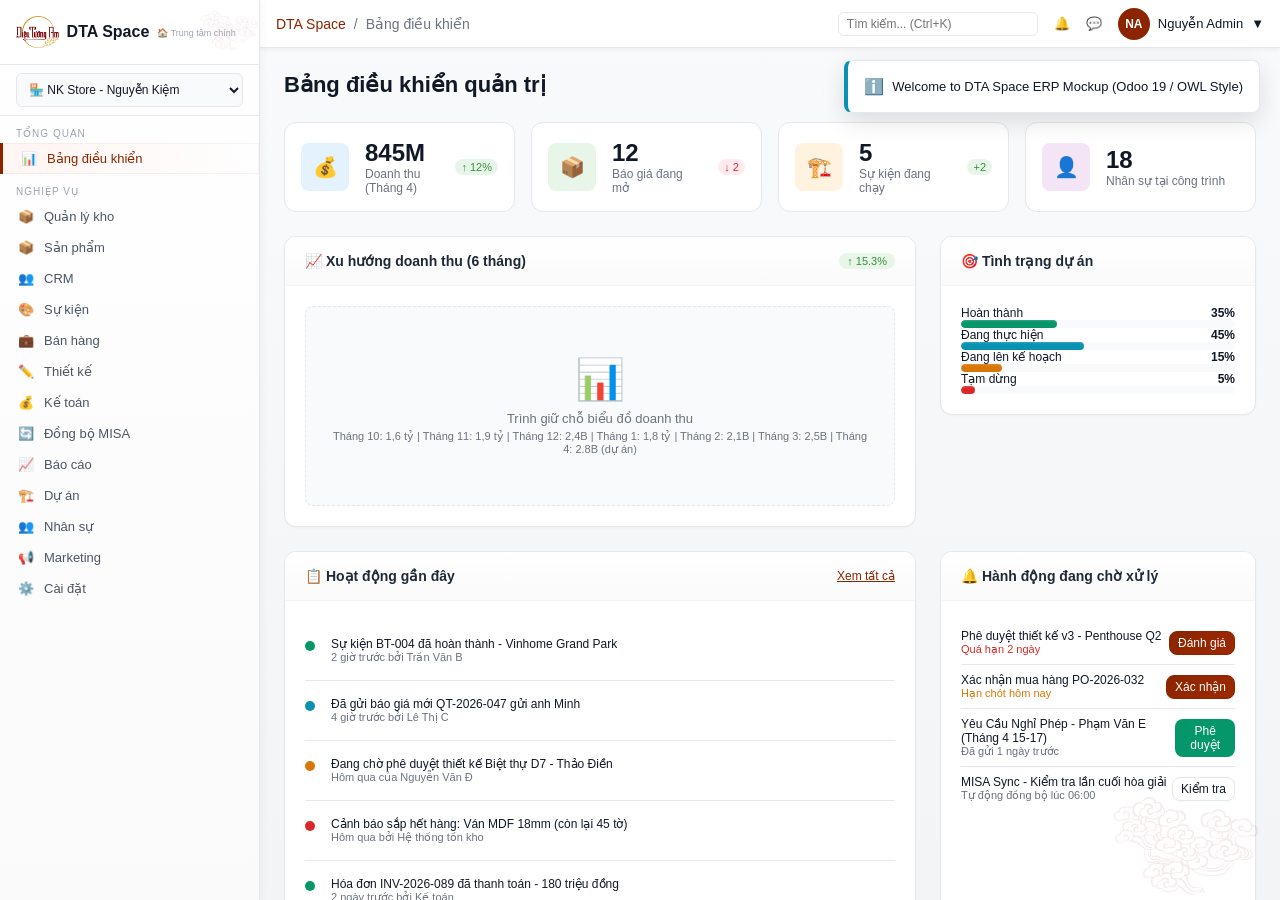
<file: index.html>
<!DOCTYPE html>
<html lang="vi">

<head>
    <meta charset="UTF-8">
    <meta name="viewport" content="width=device-width, initial-scale=1.0">
    <title>DTA Space - ERP System (Odoo 19 Mockup)</title>
    <link rel="stylesheet" href="assets/odoo-styles.css">
    <style>
        /* Additional module-specific styles not in the base framework */
        .page-content {
            position: relative;
        }

        .module-view {
            display: none;
        }

        .module-view.active {
            display: block;
        }

        .entity-only {
            display: none;
        }

        .entity-only.visible {
            display: block;
        }

        .entity-only-inline.visible {
            display: inline;
        }

        /* Dashboard extras */
        .dashboard-grid {
            display: grid;
            grid-template-columns: 2fr 1fr;
            gap: var(--spacing-lg);
            margin-bottom: var(--spacing-lg);
        }

        .stat-card {
            transition: all var(--transition-normal);
        }

        .stat-card:hover {
            transform: translateY(-2px);
            box-shadow: var(--shadow-md);
        }

        .dashboard-grid.full {
            grid-template-columns: 1fr;
        }

        @media (max-width: 1024px) {
            .dashboard-grid {
                grid-template-columns: 1fr;
            }
        }

        /* Timeline/activity items */
        .activity-item {
            display: flex;
            gap: var(--spacing-md);
            padding: var(--spacing-md) 0;
            border-bottom: 1px solid var(--border-color);
        }

        .activity-item:last-child {
            border-bottom: none;
        }

        .activity-dot {
            width: 10px;
            height: 10px;
            border-radius: 50%;
            margin-top: 4px;
            flex-shrink: 0;
        }

        /* Calendar mockup */
        .calendar-grid {
            display: grid;
            grid-template-columns: repeat(7, 1fr);
            gap: 1px;
            background: var(--border-color);
            border: 1px solid var(--border-color);
            border-radius: var(--radius-md);
            overflow: hidden;
        }

        .calendar-header-cell {
            background: var(--content-bg);
            padding: var(--spacing-sm);
            text-align: center;
            font-weight: 600;
            font-size: 11px;
            text-transform: uppercase;
            color: var(--text-secondary);
        }

        .calendar-day {
            background: white;
            min-height: 90px;
            padding: var(--spacing-xs);
        }

        .calendar-day.other-month {
            opacity: 0.4;
        }

        .calendar-day-number {
            font-size: 12px;
            font-weight: 600;
            margin-bottom: var(--spacing-xs);
        }

        .calendar-event {
            font-size: 10px;
            padding: 2px 4px;
            border-radius: 3px;
            margin-bottom: 0px;
            color: white;
            cursor: pointer;
            white-space: nowrap;
            overflow: hidden;
            text-overflow: ellipsis;
        }

        .calendar-event.events {
            background: var(--odoo-primary);
        }

        .calendar-event.meeting {
            background: var(--odoo-info);
        }

        .calendar-event.deadline {
            background: var(--odoo-danger);
        }

        /* Gantt extras */
        .gantt-timeline {
            display: flex;
            padding-left: 150px;
            margin-bottom: var(--spacing-sm);
        }

        .gantt-month {
            flex: 1;
            text-align: center;
            font-size: 11px;
            font-weight: 600;
            color: var(--text-secondary);
            padding: var(--spacing-xs);
            border-left: 1px solid var(--border-color);
        }

        /* COA Tree */
        .coa-tree .level-1 td:first-child {
            padding-left: var(--spacing-lg);
        }

        .coa-tree .level-2 td:first-child {
            padding-left: calc(var(--spacing-lg) * 2);
        }

        .coa-tree .level-3 td:first-child {
            padding-left: calc(var(--spacing-lg) * 3);
        }

        /* Sync monitor */
        .sync-status-indicator {
            width: 12px;
            height: 12px;
            border-radius: 50%;
            display: inline-block;
            margin-right: var(--spacing-sm);
        }

        .sync-status-indicator.connected {
            background: var(--odoo-success);
            box-shadow: 0 0 6px rgba(40, 167, 69, 0.5);
        }

        .sync-status-indicator.disconnected {
            background: var(--odoo-danger);
        }

        .sync-status-indicator.syncing {
            background: var(--odoo-warning);
            animation: pulse 1.5s infinite;
        }

        @keyframes pulse {

            0%,
            100% {
                opacity: 1;
            }

            50% {
                opacity: 0.4;
            }
        }

        /* Log viewer */
        .log-viewer {
            background: #1E1E2E;
            color: #CDD6F4;
            font-family: 'Consolas', 'Courier New', monospace;
            padding: var(--spacing-md);
            border-radius: var(--radius-md);
            font-size: 11px;
            max-height: 300px;
            overflow-y: auto;
            line-height: 1.6;
        }

        .log-entry {
            margin-bottom: 0px;
        }

        .log-time {
            color: #89B4FA;
        }

        .log-info {
            color: #A6E3A1;
        }

        .log-warn {
            color: #F9E2AF;
        }

        .log-error {
            color: #F38BA8;
        }

        /* Pipeline stages */
        .pipeline-stage {
            position: relative;
        }

        .pipeline-stage .kanban-card {
            position: relative;
        }

        /* Employee directory */
        .employee-grid {
            display: grid;
            grid-template-columns: repeat(auto-fill, minmax(220px, 1fr));
            gap: var(--spacing-md);
        }

        .employee-card {
            background: white;
            border: 1px solid var(--border-color);
            border-radius: var(--radius-lg);
            padding: var(--spacing-md);
            text-align: center;
        }

        .employee-avatar {
            width: 64px;
            height: 64px;
            border-radius: 50%;
            margin: 0 auto var(--spacing-sm);
            display: flex;
            align-items: center;
            justify-content: center;
            font-size: 24px;
            font-weight: bold;
            color: white;
        }

        /* Gallery */
        .design-gallery {
            display: grid;
            grid-template-columns: repeat(auto-fill, minmax(250px, 1fr));
            gap: var(--spacing-md);
        }

        .design-card {
            background: white;
            border: 1px solid var(--border-color);
            border-radius: var(--radius-md);
            overflow: hidden;
            cursor: pointer;
            transition: box-shadow 0.2s;
        }

        .design-card:hover {
            box-shadow: var(--shadow-md);
        }

        .design-preview {
            height: 160px;
            display: flex;
            align-items: center;
            justify-content: center;
            font-size: 48px;
        }

        .design-info {
            padding: var(--spacing-sm) var(--spacing-md);
        }

        /* Tab content transitions */
        .tab-content {
            opacity: 0;
            transition: opacity 0.15s ease-in-out;
        }

        .tab-content.active {
            opacity: 1;
        }

        /* Tooltip */
        .tooltip {
            position: relative;
        }

        .tooltip:hover::after {
            content: attr(data-tip);
            position: absolute;
            bottom: 100%;
            left: 50%;
            transform: translateX(-50%);
            background: #333;
            color: white;
            padding: 4px 8px;
            border-radius: var(--radius-sm);
            font-size: 11px;
            white-space: nowrap;
            z-index: 100;
        }

        /* Notification toast */
        .toast-container {
            position: fixed;
            top: 60px;
            right: 20px;
            z-index: 2000;
            display: flex;
            flex-direction: column;
            gap: var(--spacing-sm);
        }

        .toast {
            background: white;
            border: 1px solid var(--border-color);
            border-radius: var(--radius-md);
            padding: var(--spacing-md);
            box-shadow: var(--shadow-lg);
            display: flex;
            align-items: center;
            gap: var(--spacing-sm);
            min-width: 280px;
            animation: slideIn 0.3s ease-out;
        }

        @keyframes slideIn {
            from {
                transform: translateX(100%);
                opacity: 0;
            }

            to {
                transform: translateX(0);
                opacity: 1;
            }
        }

        .toast.success {
            border-left: 4px solid var(--odoo-success);
        }

        .toast.error {
            border-left: 4px solid var(--odoo-danger);
        }

        .toast.info {
            border-left: 4px solid var(--odoo-info);
        }

        /* Inline editable form fields */
        .form-field {
            display: flex;
            align-items: baseline;
            gap: var(--spacing-sm);
            padding: var(--spacing-xs) 0;
        }

        .form-field-label {
            min-width: 140px;
            font-size: 12px;
            color: var(--text-secondary);
            font-weight: 500;
        }

        .form-field-value {
            flex: 1;
            font-size: 13px;
        }

        .form-field-value a {
            color: var(--odoo-primary);
            text-decoration: none;
        }

        .form-field-value a:hover {
            text-decoration: underline;
        }

        /* Odoo-style control panel */
        .control-panel {
            background: white;
            border: 1px solid var(--border-color);
            border-radius: var(--radius-lg) var(--radius-lg) 0 0;
            padding: var(--spacing-sm) var(--spacing-md);
            display: flex;
            align-items: center;
            gap: var(--spacing-sm);
            margin-bottom: -1px;
        }

        .view-switcher {
            display: flex;
            gap: 0;
        }

        .view-switcher .view-btn {
            padding: var(--spacing-xs) var(--spacing-sm);
            border: 1px solid var(--border-color);
            background: white;
            cursor: pointer;
            font-size: 14px;
        }

        .view-switcher .view-btn:first-child {
            border-radius: var(--radius-sm) 0 0 var(--radius-sm);
        }

        .view-switcher .view-btn:last-child {
            border-radius: 0 var(--radius-sm) var(--radius-sm) 0;
            border-left: none;
        }

        .view-switcher .view-btn.active {
            background: var(--odoo-primary);
            color: white;
            border-color: var(--odoo-primary);
        }

        .filter-btn {
            padding: var(--spacing-xs) var(--spacing-sm);
            border: 1px solid var(--border-color);
            background: white;
            border-radius: var(--radius-sm);
            font-size: 12px;
            cursor: pointer;
        }

        .filter-btn:hover {
            background: var(--content-bg);
        }

        .filter-btn .count {
            background: var(--odoo-primary);
            color: white;
            padding: 0 5px;
            border-radius: 10px;
            font-size: 10px;
            margin-left: 4px;
        }

        /* Checkbox list */
        .checkbox-list label {
            display: flex;
            align-items: center;
            gap: var(--spacing-sm);
            padding: var(--spacing-xs) 0;
            cursor: pointer;
            font-size: 12px;
        }

        .checkbox-list input[type="checkbox"] {
            accent-color: var(--odoo-primary);
        }

        /* Workflow diagram */
        .workflow-stages {
            display: flex;
            gap: 0;
            align-items: stretch;
            margin-bottom: var(--spacing-lg);
        }

        .workflow-stage {
            flex: 1;
            padding: var(--spacing-md);
            border: 2px solid var(--border-color);
            text-align: center;
            position: relative;
        }

        .workflow-stage.active {
            border-color: var(--odoo-primary);
            background: rgba(113, 75, 103, 0.05);
        }

        .workflow-stage.completed {
            border-color: var(--odoo-success);
            background: rgba(40, 167, 69, 0.05);
        }

        .workflow-stage-name {
            font-weight: 600;
            font-size: 13px;
            margin-bottom: var(--spacing-xs);
        }

        .workflow-stage-desc {
            font-size: 11px;
            color: var(--text-secondary);
        }

        .workflow-arrow {
            width: 24px;
            display: flex;
            align-items: center;
            justify-content: center;
            font-size: 18px;
            color: var(--text-light);
        }

        .workflow-arrow.done {
            color: var(--odoo-success);
        }

        /* P&L style report */
        .report-table {
            width: 100%;
            border-collapse: collapse;
        }

        .report-table td {
            padding: var(--spacing-sm) var(--spacing-md);
            border-bottom: 1px solid var(--border-color);
            font-size: 12px;
        }

        .report-table tr.section-header td {
            font-weight: 700;
            background: var(--content-bg);
            font-size: 13px;
        }

        .report-table tr.subtotal td {
            font-weight: 600;
            border-top: 2px solid var(--border-color);
        }

        .report-table tr.total td {
            font-weight: 700;
            font-size: 14px;
            border-top: 3px double var(--border-color);
            background: rgba(113, 75, 103, 0.05);
        }

        .report-table .indent-1 td:first-child {
            padding-left: var(--spacing-lg);
        }

        .report-table .indent-2 td:first-child {
            padding-left: calc(var(--spacing-lg) * 2);
        }

        /* Settings sections */
        .settings-section {
            background: white;
            border: 1px solid var(--border-color);
            border-radius: var(--radius-lg);
            margin-bottom: var(--spacing-md);
        }

        .settings-section-header {
            padding: var(--spacing-md);
            border-bottom: 1px solid var(--border-color);
            display: flex;
            align-items: center;
            justify-content: space-between;
            cursor: pointer;
        }

        .settings-section-header:hover {
            background: var(--content-bg);
        }

        .settings-section-body {
            padding: var(--spacing-md);
        }

        /* Role tag */
        .role-tag {
            display: inline-block;
            padding: 2px 8px;
            border-radius: var(--radius-sm);
            font-size: 10px;
            font-weight: 600;
            text-transform: uppercase;
        }

        .role-admin {
            background: #FFEBEE;
            color: #D32F2F;
        }

        .role-manager {
            background: #FFF3E0;
            color: #F57C00;
        }

        .role-user {
            background: #E3F2FD;
            color: #1976D2;
        }

        .role-viewer {
            background: #F0F0F0;
            color: #666;
        }
    
        /* Pattern decoration */
                .sidebar-pattern {
            position: absolute;
            top: 0;
            right: 0;
            width: 60px;
            height: 60px;
            background-image: url('Media/pattern.png');
            background-size: contain;
            background-repeat: no-repeat;
            background-position: center;
            opacity: 0.08;
            pointer-events: none;
            z-index: 1;
        }

    
                .page-pattern {
            position: fixed;
            bottom: 0px;
            right: 20px;
            width: 150px;
            height: 150px;
            background-image: url('Media/pattern.png');
            background-size: contain;
            margin-bottom: -20px;
            background-repeat: no-repeat;
            background-position: center;
            opacity: 0.08;
            pointer-events: none;
            z-index: 0;
        }

    </style>
</head>

<body>
    <!-- Toast Notification Container -->
    <div class="toast-container" id="toastContainer"></div>

    <div class="app-layout">
        <!-- ===== SIDEBAR ===== -->
        <aside class="sidebar" id="sidebar">
            <div class="sidebar-header">
                <div class="sidebar-pattern"></div>
                <div class="sidebar-logo">
                    <img src="Media/DTA-LOGO.png" alt="DTA Space" style="height: 32px; width: auto;">
                    <div class="logo-text">DTA Space</div>
                    <div style="font-size: 9px; color: #9CA3AF; margin-top: 2px;">🏠 Trung tâm chính</div>
                </div>
            </div>

            <!-- Entity Switcher -->
            <div class="entity-switcher">
                <select id="entitySelect" onchange="switchEntity(this.value)">
                    <option value="hq">🏢 Văn phòng hỗ trợ HQ</option>
                    <option value="nk" selected>🏪 NK Store - Nguyễn Kiệm</option>
                    <option value="bt">🏪 BT Store - Bình Tân</option>
                </select>
            </div>

            <!-- Navigation -->
            <nav class="sidebar-nav">
                <div class="nav-section">
                    <div class="nav-section-title">Tổng quan</div>
                    <a class="nav-item active" href="#">
                        <span class="nav-icon">📊</span>
                        <span>Bảng điều khiển</span>
                    </a>
                </div>

                <div class="nav-section">
                    <div class="nav-section-title">Nghiệp vụ</div>
                    <a class="nav-item" href="modules/inventory.html" onclick="showToast('Mở module Quản lý kho...', 'info')">
                        <span class="nav-icon">📦</span>
                        <span>Quản lý kho</span>
                    </a>
                    <a class="nav-item" href="modules/products.html" onclick="showToast('Mở module Sản phẩm...', 'info')">
                        <span class="nav-icon">📦</span>
                        <span>Sản phẩm</span>
                    </a>
                    <a class="nav-item" href="modules/crm.html" onclick="showToast('Mở module CRM...', 'info')">
                        <span class="nav-icon">👥</span>
                        <span>CRM</span>
                    </a>
                    <a class="nav-item" href="modules/events.html" onclick="showToast('Mở module Sự kiện...', 'info')">
                        <span class="nav-icon">🎨</span>
                        <span>Sự kiện</span>
                    </a>
                    <a class="nav-item" href="modules/sales.html" onclick="showToast('Mở module Bán hàng...', 'info')">
                        <span class="nav-icon">💼</span>
                        <span>Bán hàng</span>
                    </a>
                    <a class="nav-item" href="modules/design_studio.html" onclick="showToast('Mở module Thiết kế...', 'info')">
                        <span class="nav-icon">✏️</span>
                        <span>Thiết kế</span>
                    </a>
                    <a class="nav-item" href="modules/accounting.html" onclick="showToast('Mở module Kế toán...', 'info')">
                        <span class="nav-icon">💰</span>
                        <span>Kế toán</span>
                    </a>
                    <a class="nav-item" href="modules/misa.html" onclick="showToast('Mở module Đồng bộ MISA...', 'info')">
                        <span class="nav-icon">🔄</span>
                        <span>Đồng bộ MISA</span>
                    </a>
                    <a class="nav-item" href="modules/reports.html" onclick="showToast('Mở module Báo cáo...', 'info')">
                        <span class="nav-icon">📈</span>
                        <span>Báo cáo</span>
                    </a>
                    <a class="nav-item" href="modules/projects.html" onclick="showToast('Mở module Dự án...', 'info')">
                        <span class="nav-icon">🏗️</span>
                        <span>Dự án</span>
                    </a>
                    <a class="nav-item" href="modules/hr.html" onclick="showToast('Mở module Nhân sự...', 'info')">
                        <span class="nav-icon">👥</span>
                        <span>Nhân sự</span>
                    </a>
                    <a class="nav-item" href="modules/marketing.html" onclick="showToast('Mở module Marketing...', 'info')">
                        <span class="nav-icon">📢</span>
                        <span>Marketing</span>
                    </a>
                    <a class="nav-item" href="modules/settings.html" onclick="showToast('Mở module Cài đặt...', 'info')">
                        <span class="nav-icon">⚙️</span>
                        <span>Cài đặt</span>
                    </a>
                </div>
            </nav>
        </aside>

        <!-- ===== MAIN CONTENT ===== -->
        <div class="main-content">
            <!-- Top Header -->
            <header class="top-header">
                <div class="breadcrumb" id="breadcrumb">
                    <a href="#" onclick="navigateTo('dashboard'); return false;">DTA Space</a>
                    <span>/</span>
                    <span id="breadcrumbCurrent">Bảng điều khiển</span>
                </div>
                <div class="header-actions">
                    <div class="search-box">
                        <input type="text" placeholder="Tìm kiếm... (Ctrl+K)" id="globalSearch">
                    </div>
                    <span class="tooltip" data-tip="Notifications">🔔</span>
                    <span class="tooltip" data-tip="Messages">💬</span>
                    <div class="user-menu">
                        <div class="user-avatar">NA</div>
                        <span>Nguyễn Admin</span>
                        <span>▼</span>
                    </div>
                </div>
            </header>

            <!-- Page Content Area -->
            <div class="page-content" id="pageContent">

                <!-- ============================================ -->
                <!-- MODULE: DASHBOARD -->
                <!-- ============================================ -->
                <div class="module-view active" id="module-dashboard">
                    <div class="page-header">
                        <h1 class="page-title">Bảng điều khiển quản trị</h1>
                        <div class="btn-group">
                            <button class="btn btn-secondary btn-sm">📅 Tháng này</button>
                            <button class="btn btn-secondary btn-sm">🔄 Làm mới</button>
                            <button class="btn btn-primary btn-sm">📤 Xuất báo cáo</button>
                        </div>
                    </div>

                    <div class="entity-only visible" id="entity-stats-hq">
                        <div class="stats-grid">
                            <div class="stat-card">
                                <div class="stat-icon purple">🏢</div>
                                <div class="stat-info">
                                    <div class="stat-value">3</div>
                                    <div class="stat-label">Chi nhánh đang hoạt động</div>
                                </div>
                                <span class="stat-trend up">+1 quý này</span>
                            </div>
                            <div class="stat-card">
                                <div class="stat-icon blue">👥</div>
                                <div class="stat-info">
                                    <div class="stat-value">47</div>
                                    <div class="stat-label">Tổng nhân sự</div>
                                </div>
                                <span class="stat-trend up">+5 mới</span>
                            </div>
                            <div class="stat-card">
                                <div class="stat-icon green">💵</div>
                                <div class="stat-info">
                                    <div class="stat-value">12,8B</div>
                                    <div class="stat-label">Doanh thu (từ đầu năm)</div>
                                </div>
                                <span class="stat-trend up">↑ 18%</span>
                            </div>
                            <div class="stat-card">
                                <div class="stat-icon orange">📋</div>
                                <div class="stat-info">
                                    <div class="stat-value">23</div>
                                    <div class="stat-label">Dự án đang chạy</div>
                                </div>
                                <span class="stat-trend up">+4</span>
                            </div>
                        </div>
                    </div>

                    <div class="entity-only visible" id="entity-stats-nk">
                        <div class="stats-grid">
                            <div class="stat-card">
                                <div class="stat-icon blue">💰</div>
                                <div class="stat-info">
                                    <div class="stat-value">845M</div>
                                    <div class="stat-label">Doanh thu (Tháng 4)</div>
                                </div>
                                <span class="stat-trend up">↑ 12%</span>
                            </div>
                            <div class="stat-card">
                                <div class="stat-icon green">📦</div>
                                <div class="stat-info">
                                    <div class="stat-value">12</div>
                                    <div class="stat-label">Báo giá đang mở</div>
                                </div>
                                <span class="stat-trend down">↓ 2</span>
                            </div>
                            <div class="stat-card">
                                <div class="stat-icon orange">🏗️</div>
                                <div class="stat-info">
                                    <div class="stat-value">5</div>
                                    <div class="stat-label">Sự kiện đang chạy</div>
                                </div>
                                <span class="stat-trend up">+2</span>
                            </div>
                            <div class="stat-card">
                                <div class="stat-icon purple">👤</div>
                                <div class="stat-info">
                                    <div class="stat-value">18</div>
                                    <div class="stat-label">Nhân sự tại công trình</div>
                                </div>
                            </div>
                        </div>
                    </div>

                    <div class="entity-only visible" id="entity-stats-bt">
                        <div class="stats-grid">
                            <div class="stat-card">
                                <div class="stat-icon blue">💰</div>
                                <div class="stat-info">
                                    <div class="stat-value">623M</div>
                                    <div class="stat-label">Doanh thu (Tháng 4)</div>
                                </div>
                                <span class="stat-trend up">↑ 8%</span>
                            </div>
                            <div class="stat-card">
                                <div class="stat-icon green">📦</div>
                                <div class="stat-info">
                                    <div class="stat-value">8</div>
                                    <div class="stat-label">Báo giá đang mở</div>
                                </div>
                            </div>
                            <div class="stat-card">
                                <div class="stat-icon orange">🏗️</div>
                                <div class="stat-info">
                                    <div class="stat-value">3</div>
                                    <div class="stat-label">Sự kiện đang chạy</div>
                                </div>
                            </div>
                            <div class="stat-card">
                                <div class="stat-icon purple">👤</div>
                                <div class="stat-info">
                                    <div class="stat-value">14</div>
                                    <div class="stat-label">Nhân sự tại công trình</div>
                                </div>
                            </div>
                        </div>
                    </div>

                    <div class="dashboard-grid">
                        <div>
                            <div class="card">
                                <div class="card-header">
                                    <span class="card-title">📈 Xu hướng doanh thu (6 tháng)</span>
                                    <span class="badge badge-success">↑ 15.3%</span>
                                </div>
                                <div class="card-body">
                                    <div class="chart-placeholder">
                                        <span class="chart-icon">📊</span>
                                        <div>Trình giữ chỗ biểu đồ doanh thu</div>
                                        <div style="font-size: 11px; margin-top: 4px;">Tháng 10: 1,6 tỷ | Tháng 11: 1,9
                                            tỷ | Tháng 12: 2,4B
                                            | Tháng 1: 1,8 tỷ | Tháng 2: 2,1B | Tháng 3: 2,5B | Tháng 4: 2.8B (dự án)
                                        </div>
                                    </div>
                                </div>
                            </div>
                        </div>
                        <div>
                            <div class="card">
                                <div class="card-header">
                                    <span class="card-title">🎯 Tình trạng dự án</span>
                                </div>
                                <div class="card-body">
                                    <div style="margin-bottom: 0px;">
                                        <div style="display: flex; justify-content: space-between; margin-bottom: 0px;">
                                            <span style="font-size: 12px;">Hoàn thành</span>
                                            <span style="font-size: 12px; font-weight: 600;">35%</span>
                                        </div>
                                        <div class="progress-bar">
                                            <div class="progress-fill"
                                                style="width: 35%; background: var(--odoo-success);"></div>
                                        </div>
                                    </div>
                                    <div style="margin-bottom: 0px;">
                                        <div style="display: flex; justify-content: space-between; margin-bottom: 0px;">
                                            <span style="font-size: 12px;">Đang thực hiện</span>
                                            <span style="font-size: 12px; font-weight: 600;">45%</span>
                                        </div>
                                        <div class="progress-bar">
                                            <div class="progress-fill"
                                                style="width: 45%; background: var(--odoo-info);"></div>
                                        </div>
                                    </div>
                                    <div style="margin-bottom: 0px;">
                                        <div style="display: flex; justify-content: space-between; margin-bottom: 0px;">
                                            <span style="font-size: 12px;">Đang lên kế hoạch</span>
                                            <span style="font-size: 12px; font-weight: 600;">15%</span>
                                        </div>
                                        <div class="progress-bar">
                                            <div class="progress-fill"
                                                style="width: 15%; background: var(--odoo-warning);"></div>
                                        </div>
                                    </div>
                                    <div>
                                        <div style="display: flex; justify-content: space-between; margin-bottom: 0px;">
                                            <span style="font-size: 12px;">Tạm dừng</span>
                                            <span style="font-size: 12px; font-weight: 600;">5%</span>
                                        </div>
                                        <div class="progress-bar">
                                            <div class="progress-fill"
                                                style="width: 5%; background: var(--odoo-danger);"></div>
                                        </div>
                                    </div>
                                </div>
                            </div>
                        </div>
                    </div>

                    <div class="dashboard-grid">
                        <div class="card">
                            <div class="card-header">
                                <span class="card-title">📋 Hoạt động gần đây</span>
                                <a href="#" onclick="navigateTo('projects'); return false;"
                                    style="font-size: 12px; color: var(--odoo-primary);">Xem tất cả</a>
                            </div>
                            <div class="card-body">
                                <div class="activity-item">
                                    <div class="activity-dot" style="background: var(--odoo-success);"></div>
                                    <div>
                                        <div style="font-size: 12px; font-weight: 500;">Sự kiện BT-004 đã hoàn thành -
                                            Vinhome Grand Park</div>
                                        <div style="font-size: 11px; color: var(--text-secondary);">2 giờ trước bởi Trần
                                            Văn B</div>
                                    </div>
                                </div>
                                <div class="activity-item">
                                    <div class="activity-dot" style="background: var(--odoo-info);"></div>
                                    <div>
                                        <div style="font-size: 12px; font-weight: 500;">Đã gửi báo giá mới QT-2026-047
                                            gửi anh Minh</div>
                                        <div style="font-size: 11px; color: var(--text-secondary);">4 giờ trước bởi Lê
                                            Thị C</div>
                                    </div>
                                </div>
                                <div class="activity-item">
                                    <div class="activity-dot" style="background: var(--odoo-warning);"></div>
                                    <div>
                                        <div style="font-size: 12px; font-weight: 500;">Đang chờ phê duyệt thiết kế
                                            Biệt thự D7 - Thảo Điền</div>
                                        <div style="font-size: 11px; color: var(--text-secondary);">Hôm qua của Nguyễn
                                            Văn Đ</div>
                                    </div>
                                </div>
                                <div class="activity-item">
                                    <div class="activity-dot" style="background: var(--odoo-danger);"></div>
                                    <div>
                                        <div style="font-size: 12px; font-weight: 500;">Cảnh báo sắp hết hàng: Ván MDF
                                            18mm
                                            (còn lại 45 tờ)</div>
                                        <div style="font-size: 11px; color: var(--text-secondary);">Hôm qua bởi
                                            Hệ thống tồn kho</div>
                                    </div>
                                </div>
                                <div class="activity-item">
                                    <div class="activity-dot" style="background: var(--odoo-success);"></div>
                                    <div>
                                        <div style="font-size: 12px; font-weight: 500;">Hóa đơn INV-2026-089 đã thanh
                                            toán - 180 triệu
                                            đồng</div>
                                        <div style="font-size: 11px; color: var(--text-secondary);">2 ngày trước bởi
                                            Kế toán</div>
                                    </div>
                                </div>
                            </div>
                        </div>

                        <div class="card">
                            <div class="card-header">
                                <span class="card-title">🔔 Hành động đang chờ xử lý</span>
                            </div>
                            <div class="card-body">
                                <div
                                    style="padding: 8px 0; border-bottom: 1px solid var(--border-color); display: flex; justify-content: space-between; align-items: center;">
                                    <div>
                                        <div style="font-size: 12px; font-weight: 500;">Phê duyệt thiết kế v3 -
                                            Penthouse Q2
                                        </div>
                                        <div style="font-size: 11px; color: var(--odoo-danger);">Quá hạn 2 ngày</div>
                                    </div>
                                    <button class="btn btn-primary btn-sm"
                                        onclick="showToast('Opening design approval...', 'info')">Đánh giá</button>
                                </div>
                                <div
                                    style="padding: 8px 0; border-bottom: 1px solid var(--border-color); display: flex; justify-content: space-between; align-items: center;">
                                    <div>
                                        <div style="font-size: 12px; font-weight: 500;">Xác nhận mua hàng PO-2026-032
                                        </div>
                                        <div style="font-size: 11px; color: var(--odoo-warning);">Hạn chót hôm nay</div>
                                    </div>
                                    <button class="btn btn-primary btn-sm"
                                        onclick="showToast('Opening purchase order...', 'info')">Xác nhận</button>
                                </div>
                                <div
                                    style="padding: 8px 0; border-bottom: 1px solid var(--border-color); display: flex; justify-content: space-between; align-items: center;">
                                    <div>
                                        <div style="font-size: 12px; font-weight: 500;">Yêu Cầu Nghỉ Phép - Phạm Văn E
                                            (Tháng 4
                                            15-17)</div>
                                        <div style="font-size: 11px; color: var(--text-secondary);">Đã gửi 1 ngày trước
                                        </div>
                                    </div>
                                    <button class="btn btn-success btn-sm"
                                        onclick="showToast('Leave approved!', 'success')">Phê duyệt</button>
                                </div>
                                <div
                                    style="padding: 8px 0; display: flex; justify-content: space-between; align-items: center;">
                                    <div>
                                        <div style="font-size: 12px; font-weight: 500;">MISA Sync - Kiểm tra lần cuối
                                            hòa giải</div>
                                        <div style="font-size: 11px; color: var(--text-secondary);">Tự động đồng bộ lúc
                                            06:00
                                        </div>
                                    </div>
                                    <button class="btn btn-secondary btn-sm" onclick="navigateTo('misa')">Kiểm
                                        tra</button>
                                </div>
                            </div>
                        </div>
                    </div>
                </div>

                <!-- ============================================ -->
                <!-- MODULE: INVENTORY -->
                <!-- ============================================ -->
                <div class="module-view" id="module-inventory">
                    <div class="page-header">
                        <h1 class="page-title">Quản lý kho</h1>
                        <div class="btn-group">
                            <button class="btn btn-secondary btn-sm">📋 Vận hành</button>
                            <button class="btn btn-secondary btn-sm">📊 Báo cáo</button>
                            <button class="btn btn-secondary btn-sm">⚙️ Cấu hình</button>
                            <button class="btn btn-primary btn-sm"
                                onclick="showToast('New transfer form opened', 'info')">➕ Chuyển khoản mới</button>
                        </div>
                    </div>

                    <div class="stats-grid">
                        <div class="stat-card">
                            <div class="stat-icon blue">📦</div>
                            <div class="stat-info">
                                <div class="stat-value">2,847</div>
                                <div class="stat-label">Tổng mặt hàng</div>
                            </div>
                        </div>
                        <div class="stat-card">
                            <div class="stat-icon green">✅</div>
                            <div class="stat-info">
                                <div class="stat-value">1,234</div>
                                <div class="stat-label">Tồn kho khả dụng</div>
                            </div>
                        </div>
                        <div class="stat-card">
                            <div class="stat-icon orange">🚚</div>
                            <div class="stat-info">
                                <div class="stat-value">18</div>
                                <div class="stat-label">Lô hàng sắp về</div>
                            </div>
                        </div>
                        <div class="stat-card">
                            <div class="stat-icon red">⚠️</div>
                            <div class="stat-info">
                                <div class="stat-value">23</div>
                                <div class="stat-label">Cảnh báo sắp hết hàng</div>
                            </div>
                        </div>
                    </div>

                    <div class="control-panel">
                        <div class="view-switcher">
                            <button class="view-btn active" title="List View">☰</button>
                            <button class="view-btn" title="Kanban View">⊞</button>
                        </div>
                        <span style="color: var(--text-secondary); font-size: 12px;">148 hồ sơ</span>
                        <button class="filter-btn">Yêu thích</button>
                        <button class="filter-btn">Ít hàng <span class="count">23</span></button>
                        <button class="filter-btn">Đang đến</button>
                        <div style="margin-left: auto;">
                            <input type="text" placeholder="Tìm kiếm hàng tồn kho..."
                                style="padding: 4px 8px; border: 1px solid var(--border-color); border-radius: var(--radius-sm); font-size: 12px; width: 180px;">
                        </div>
                    </div>

                    <div class="table-container" style="border-radius: 0 0 var(--radius-lg) var(--radius-lg);">
                        <table class="table">
                            <thead>
                                <tr>
                                    <th>Mã sản phẩm</th>
                                    <th>Tên sản phẩm</th>
                                    <th>Loại</th>
                                    <th>Trên tay</th>
                                    <th>Dự báo</th>
                                    <th>Kín đáo</th>
                                    <th>Có sẵn</th>
                                    <th>Đơn vị</th>
                                    <th>Trạng thái</th>
                                </tr>
                            </thead>
                            <tbody>
                                <tr>
                                    <td><a href="#" style="color: var(--odoo-primary);">MAT-001</a></td>
                                    <td>Ván MDF 18mm (An Cường)</td>
                                    <td>Nguyên liệu thô</td>
                                    <td>245</td>
                                    <td>345</td>
                                    <td>50</td>
                                    <td>195</td>
                                    <td>Tờ giấy</td>
                                    <td><span class="badge badge-warning">Ít hàng</span></td>
                                </tr>
                                <tr>
                                    <td><a href="#" style="color: var(--odoo-primary);">MAT-002</a></td>
                                    <td>Melamine Trắng 18mm</td>
                                    <td>Nguyên liệu thô</td>
                                    <td>520</td>
                                    <td>620</td>
                                    <td>80</td>
                                    <td>440</td>
                                    <td>Tờ giấy</td>
                                    <td><span class="badge badge-success">Còn hàng</span></td>
                                </tr>
                                <tr>
                                    <td><a href="#" style="color: var(--odoo-primary);">HDW-015</a></td>
                                    <td>Bản lề đóng mềm Inox 304</td>
                                    <td>Phần cứng</td>
                                    <td>2,400</td>
                                    <td>2,800</td>
                                    <td>200</td>
                                    <td>2,200</td>
                                    <td>Cái</td>
                                    <td><span class="badge badge-success">Còn hàng</span></td>
                                </tr>
                                <tr>
                                    <td><a href="#" style="color: var(--odoo-primary);">HDW-022</a></td>
                                    <td>Ngăn Kéo Trượt 450mm (Blum)</td>
                                    <td>Phần cứng</td>
                                    <td>180</td>
                                    <td>280</td>
                                    <td>40</td>
                                    <td>140</td>
                                    <td>Bộ</td>
                                    <td><span class="badge badge-warning">Ít hàng</span></td>
                                </tr>
                                <tr>
                                    <td><a href="#" style="color: var(--odoo-primary);">FIN-008</a></td>
                                    <td>Sơn PU - Trắng mờ (5L)</td>
                                    <td>hoàn thiện</td>
                                    <td>35</td>
                                    <td>55</td>
                                    <td>5</td>
                                    <td>30</td>
                                    <td>Có thể</td>
                                    <td><span class="badge badge-danger">Phê bình</span></td>
                                </tr>
                                <tr>
                                    <td><a href="#" style="color: var(--odoo-primary);">LAM-003</a></td>
                                    <td>Laminate F432 - Gỗ Sồi Tự Nhiên</td>
                                    <td>Tấm ép</td>
                                    <td>340</td>
                                    <td>440</td>
                                    <td>60</td>
                                    <td>280</td>
                                    <td>Tờ giấy</td>
                                    <td><span class="badge badge-success">Còn hàng</span></td>
                                </tr>
                                <tr>
                                    <td><a href="#" style="color: var(--odoo-primary);">LED-011</a></td>
                                    <td>LED Strip 12V Trắng Ấm (5m)</td>
                                    <td>Điện</td>
                                    <td>150</td>
                                    <td>200</td>
                                    <td>20</td>
                                    <td>130</td>
                                    <td>Cuộn</td>
                                    <td><span class="badge badge-success">Còn hàng</span></td>
                                </tr>
                                <tr>
                                    <td><a href="#" style="color: var(--odoo-primary);">MAT-045</a></td>
                                    <td>Acrylic bóng đen 2mm</td>
                                    <td>Nguyên liệu thô</td>
                                    <td>28</td>
                                    <td>78</td>
                                    <td>10</td>
                                    <td>18</td>
                                    <td>Tờ giấy</td>
                                    <td><span class="badge badge-danger">Phê bình</span></td>
                                </tr>
                            </tbody>
                        </table>
                    </div>
                </div>

                <!-- ============================================ -->
                <!-- MODULE: EXHIBITION -->
                <!-- ============================================ -->
                <div class="module-view" id="module-events">
                    <div class="page-header">
                        <h1 class="page-title">Quản lý sự kiện</h1>
                        <div class="btn-group">
                            <button class="btn btn-secondary btn-sm">📅 Lịch</button>
                            <button class="btn btn-secondary btn-sm">📊 Báo cáo</button>
                            <button class="btn btn-primary btn-sm"
                                onclick="showToast('New events form opened', 'info')">➕ Sự kiện mới</button>
                        </div>
                    </div>

                    <div class="stats-grid">
                        <div class="stat-card">
                            <div class="stat-icon purple">🏗️</div>
                            <div class="stat-info">
                                <div class="stat-value" id="exh-active">8</div>
                                <div class="stat-label">Sự kiện đang chạy</div>
                            </div>
                        </div>
                        <div class="stat-card">
                            <div class="stat-icon green">✅</div>
                            <div class="stat-info">
                                <div class="stat-value">42</div>
                                <div class="stat-label">Đã hoàn thành (YTD)</div>
                            </div>
                        </div>
                        <div class="stat-card">
                            <div class="stat-icon orange">📅</div>
                            <div class="stat-info">
                                <div class="stat-value">5</div>
                                <div class="stat-label">Đã lên lịch vào tháng này</div>
                            </div>
                        </div>
                        <div class="stat-card">
                            <div class="stat-icon blue">💵</div>
                            <div class="stat-info">
                                <div class="stat-value">3,2B</div>
                                <div class="stat-label">Trung bình Giá trị / Dự án</div>
                            </div>
                        </div>
                    </div>

                    <!-- Workflow Stages -->
                    <h3 style="font-size: 14px; margin-bottom: var(--spacing-md);">Vòng đời sự kiện</h3>
                    <div class="workflow-stages">
                        <div class="workflow-stage completed">
                            <div class="workflow-stage-name">Khách hàng tiềm năng/Yêu cầu</div>
                            <div class="workflow-stage-desc">Liên hệ và nhu cầu của khách hàng</div>
                        </div>
                        <div class="workflow-arrow done">➜</div>
                        <div class="workflow-stage completed">
                            <div class="workflow-stage-name">Khảo sát & Báo giá</div>
                            <div class="workflow-stage-desc">Đo đạc + ước tính địa điểm</div>
                        </div>
                        <div class="workflow-arrow done">➜</div>
                        <div class="workflow-stage active">
                            <div class="workflow-stage-name">Thiết kế & Phê duyệt</div>
                            <div class="workflow-stage-desc">Thiết kế 3D, chỉnh sửa, phê duyệt</div>
                        </div>
                        <div class="workflow-arrow">➜</div>
                        <div class="workflow-stage">
                            <div class="workflow-stage-name">Sản xuất</div>
                            <div class="workflow-stage-desc">Sản xuất & QC</div>
                        </div>
                        <div class="workflow-arrow">➜</div>
                        <div class="workflow-stage">
                            <div class="workflow-stage-name">Cài đặt</div>
                            <div class="workflow-stage-desc">Lắp ráp tại chỗ</div>
                        </div>
                        <div class="workflow-arrow">➜</div>
                        <div class="workflow-stage">
                            <div class="workflow-stage-name">Bàn giao</div>
                            <div class="workflow-stage-desc">Kiểm tra & bảo hành lần cuối</div>
                        </div>
                    </div>

                    <!-- Calendar View -->
                    <h3 style="font-size: 14px; margin-bottom: var(--spacing-md);">Kế hoạch tháng 4 năm 2026</h3>
                    <div class="calendar-grid">
                        <div class="calendar-header-cell">Thứ hai</div>
                        <div class="calendar-header-cell">thứ ba</div>
                        <div class="calendar-header-cell">Thứ tư</div>
                        <div class="calendar-header-cell">Thứ năm</div>
                        <div class="calendar-header-cell">Thứ Sáu</div>
                        <div class="calendar-header-cell">Đã ngồi</div>
                        <div class="calendar-header-cell">Mặt trời</div>
                        <div class="calendar-day other-month">
                            <div class="calendar-day-number">30</div>
                        </div>
                        <div class="calendar-day">
                            <div class="calendar-day-number">1</div>
                        </div>
                        <div class="calendar-day">
                            <div class="calendar-day-number">2</div>
                            <div class="calendar-event events">NK-005 Cài đặt</div>
                        </div>
                        <div class="calendar-day">
                            <div class="calendar-day-number">3</div>
                        </div>
                        <div class="calendar-day">
                            <div class="calendar-day-number">4</div>
                        </div>
                        <div class="calendar-day">
                            <div class="calendar-day-number">5</div>
                        </div>
                        <div class="calendar-day">
                            <div class="calendar-day-number">6</div>
                            <div class="calendar-event meeting">Khách Hàng Mtg - Bà Hương</div>
                        </div>
                        <div class="calendar-day">
                            <div class="calendar-day-number">7</div>
                        </div>
                        <div class="calendar-day">
                            <div class="calendar-day-number">8</div>
                        </div>
                        <div class="calendar-day">
                            <div class="calendar-day-number">9</div>
                            <div class="calendar-event events">Bàn giao BT-004</div>
                        </div>
                        <div class="calendar-day">
                            <div class="calendar-day-number">10</div>
                        </div>
                        <div class="calendar-day">
                            <div class="calendar-day-number">11</div>
                        </div>
                        <div class="calendar-day">
                            <div class="calendar-day-number">12</div>
                        </div>
                        <div class="calendar-day">
                            <div class="calendar-day-number">13</div>
                            <div class="calendar-event deadline">Thiết kế DDL - Biệt thự D7</div>
                        </div>
                        <div class="calendar-day">
                            <div class="calendar-day-number">14</div>
                        </div>
                        <div class="calendar-day" style="background: rgba(113,75,103,0.08);">
                            <div class="calendar-day-number" style="color: var(--odoo-primary);">15</div>
                        </div>
                        <div class="calendar-day">
                            <div class="calendar-day-number">16</div>
                        </div>
                        <div class="calendar-day">
                            <div class="calendar-day-number">17</div>
                            <div class="calendar-event events">Khảo sát NK-007</div>
                        </div>
                        <div class="calendar-day">
                            <div class="calendar-day-number">18</div>
                        </div>
                        <div class="calendar-day">
                            <div class="calendar-day-number">19</div>
                        </div>
                        <div class="calendar-day">
                            <div class="calendar-day-number">20</div>
                            <div class="calendar-event meeting">Đánh giá nhóm Mtg</div>
                        </div>
                        <div class="calendar-day">
                            <div class="calendar-day-number">21</div>
                        </div>
                        <div class="calendar-day">
                            <div class="calendar-day-number">22</div>
                        </div>
                        <div class="calendar-day">
                            <div class="calendar-day-number">23</div>
                            <div class="calendar-event events">Cài đặt BT-006</div>
                        </div>
                        <div class="calendar-day">
                            <div class="calendar-day-number">24</div>
                        </div>
                        <div class="calendar-day">
                            <div class="calendar-day-number">25</div>
                        </div>
                        <div class="calendar-day">
                            <div class="calendar-day-number">26</div>
                        </div>
                        <div class="calendar-day">
                            <div class="calendar-day-number">27</div>
                            <div class="calendar-event deadline">Hóa đơn DDL - NK005</div>
                        </div>
                        <div class="calendar-day">
                            <div class="calendar-day-number">28</div>
                        </div>
                        <div class="calendar-day">
                            <div class="calendar-day-number">29</div>
                        </div>
                        <div class="calendar-day">
                            <div class="calendar-day-number">30</div>
                        </div>
                        <div class="calendar-day other-month">
                            <div class="calendar-day-number">1</div>
                        </div>
                        <div class="calendar-day other-month">
                            <div class="calendar-day-number">2</div>
                        </div>
                        <div class="calendar-day other-month">
                            <div class="calendar-day-number">3</div>
                        </div>
                    </div>

                    <div style="margin-top: var(--spacing-lg);">
                        <div class="control-panel" style="border-radius: var(--radius-lg) var(--radius-lg) 0 0;">
                            <span style="color: var(--text-secondary); font-size: 12px;">Sự kiện gần đây</span>
                            <button class="filter-btn">Tích cực</button>
                            <button class="filter-btn">Hoàn thành</button>
                            <button class="filter-btn">Tất cả</button>
                        </div>
                        <div class="table-container" style="border-radius: 0 0 var(--radius-lg) var(--radius-lg);">
                            <table class="table">
                                <thead>
                                    <tr>
                                        <th>Mã số</th>
                                        <th>Khách hàng</th>
                                        <th>Dự án</th>
                                        <th>Sân khấu</th>
                                        <th>Ngày bắt đầu</th>
                                        <th>Thời hạn</th>
                                        <th>Giá trị</th>
                                        <th>Trạng thái</th>
                                    </tr>
                                </thead>
                                <tbody>
                                    <tr>
                                        <td><a href="#" style="color: var(--odoo-primary);">EXH-2026-041</a></td>
                                        <td>Nguyễn Văn Hùng</td>
                                        <td>Biệt thự D7 - Thảo Điền</td>
                                        <td>Thiết kế & Phê duyệt</td>
                                        <td>2026-03-15</td>
                                        <td>2026-04-13</td>
                                        <td>2.4B</td>
                                        <td><span class="badge badge-danger">Bị trì hoãn</span></td>
                                    </tr>
                                    <tr>
                                        <td><a href="#" style="color: var(--odoo-primary);">EXH-2026-042</a></td>
                                        <td>Trần Thị Mai</td>
                                        <td>Căn Hộ - Vinhome GP</td>
                                        <td>Cài đặt</td>
                                        <td>2026-04-02</td>
                                        <td>2026-04-25</td>
                                        <td>1,1B</td>
                                        <td><span class="badge badge-info">Đang theo dõi</span></td>
                                    </tr>
                                    <tr>
                                        <td><a href="#" style="color: var(--odoo-primary);">EXH-2026-043</a></td>
                                        <td>Lê Hoàng Nam</td>
                                        <td>Văn Phòng - Quận 1</td>
                                        <td>Sản xuất</td>
                                        <td>2026-03-28</td>
                                        <td>2026-05-10</td>
                                        <td>3,8B</td>
                                        <td><span class="badge badge-warning">Có nguy cơ</span></td>
                                    </tr>
                                    <tr>
                                        <td><a href="#" style="color: var(--odoo-primary);">EXH-2026-044</a></td>
                                        <td>Phạm Thị Lân</td>
                                        <td>Penthouse Q2 - Thảo Điền</td>
                                        <td>Khảo sát & Báo giá</td>
                                        <td>2026-04-10</td>
                                        <td>2026-06-30</td>
                                        <td>5,2B</td>
                                        <td><span class="badge badge-secondary">Đang lên kế hoạch</span></td>
                                    </tr>
                                </tbody>
                            </table>
                        </div>
                    </div>
                </div>

                <!-- ============================================ -->
                <!-- MODULE: SALES -->
                <!-- ============================================ -->
                <div class="module-view" id="module-sales">
                    <div class="page-header">
                        <h1 class="page-title">Quản lý bán hàng</h1>
                        <div class="btn-group">
                            <button class="btn btn-secondary btn-sm">📊 Báo cáo</button>
                            <button class="btn btn-secondary btn-sm">⚙️ Cấu hình</button>
                            <button class="btn btn-primary btn-sm"
                                onclick="showToast('New quotation created', 'success')">➕ Báo giá mới</button>
                        </div>
                    </div>

                    <div class="stats-grid">
                        <div class="stat-card">
                            <div class="stat-icon green">💰</div>
                            <div class="stat-info">
                                <div class="stat-value">1,47B</div>
                                <div class="stat-label">Doanh thu (Tháng 4)</div>
                            </div>
                            <span class="stat-trend up">↑ 12%</span>
                        </div>
                        <div class="stat-card">
                            <div class="stat-icon blue">📝</div>
                            <div class="stat-info">
                                <div class="stat-value">20</div>
                                <div class="stat-label">Báo giá mở</div>
                            </div>
                        </div>
                        <div class="stat-card">
                            <div class="stat-icon orange">🎯</div>
                            <div class="stat-info">
                                <div class="stat-value">68%</div>
                                <div class="stat-label">Tỷ lệ thắng</div>
                            </div>
                            <span class="stat-trend up">↑ 5%</span>
                        </div>
                        <div class="stat-card">
                            <div class="stat-icon purple">⏱️</div>
                            <div class="stat-info">
                                <div class="stat-value">14 ngày</div>
                                <div class="stat-label">Trung bình Chu kỳ bán hàng</div>
                            </div>
                            <span class="stat-trend down">↓ 3 ngày</span>
                        </div>
                    </div>

                    <!-- Kanban Board -->
                    <div class="control-panel" style="border-radius: var(--radius-lg) var(--radius-lg) 0 0;">
                        <div class="view-switcher">
                            <button class="view-btn active">⊞ Kanban</button>
                            <button class="view-btn">☰ Danh sách</button>
                        </div>
                        <span style="font-size: 12px; color: var(--text-secondary);">Chế độ xem đường ống</span>
                    </div>

                    <div class="kanban-board"
                        style="padding: var(--spacing-md); background: var(--content-bg); border-radius: 0 0 var(--radius-lg) var(--radius-lg);">
                        <div class="kanban-column">
                            <div class="kanban-column-header">
                                <span class="kanban-column-title">📝 Mới</span>
                                <span class="kanban-count">4</span>
                            </div>
                            <div class="kanban-card">
                                <div class="kanban-card-title">QT-2026-050 - Căn Hộ Cafe</div>
                                <div style="font-size: 11px; color: var(--text-secondary);">Anh Đức - Quận 3</div>
                                <div style="font-size: 13px; font-weight: 600; margin-top: 4px;">350 triệu đồng</div>
                                <div class="kanban-card-meta">
                                    <span>Ngày 9 tháng 4 năm 2026</span>
                                    <span>👤 Lê Thị C</span>
                                </div>
                            </div>
                            <div class="kanban-card">
                                <div class="kanban-card-title">QT-2026-049 - Bộ Phòng Ngủ</div>
                                <div style="font-size: 11px; color: var(--text-secondary);">Chị Hoa - Bình Thạnh</div>
                                <div style="font-size: 13px; font-weight: 600; margin-top: 4px;">185 triệu đồng</div>
                                <div class="kanban-card-meta">
                                    <span>Ngày 8 tháng 4 năm 2026</span>
                                    <span>👤 Phạm Văn E</span>
                                </div>
                            </div>
                            <div class="kanban-card">
                                <div class="kanban-card-title">QT-2026-048 - Cải tạo nhà bếp</div>
                                <div style="font-size: 11px; color: var(--text-secondary);">Anh Tuấn - Gò Vấp</div>
                                <div style="font-size: 13px; font-weight: 600; margin-top: 4px;">220 triệu đồng</div>
                                <div class="kanban-card-meta">
                                    <span>Ngày 7 tháng 4 năm 2026</span>
                                    <span>👤 Lê Thị C</span>
                                </div>
                            </div>
                            <div class="kanban-card">
                                <div class="kanban-card-title">QT-2026-047 - Nội Thất Văn Phòng</div>
                                <div style="font-size: 11px; color: var(--text-secondary);">Chị Minh - Quận 7</div>
                                <div style="font-size: 13px; font-weight: 600; margin-top: 4px;">540 triệu đồng</div>
                                <div class="kanban-card-meta">
                                    <span>Ngày 6 tháng 4 năm 2026</span>
                                    <span>👤 Trần Văn B</span>
                                </div>
                            </div>
                        </div>

                        <div class="kanban-column">
                            <div class="kanban-column-header">
                                <span class="kanban-column-title">🎨 Thiết kế đang được tiến hành</span>
                                <span class="kanban-count">3</span>
                            </div>
                            <div class="kanban-card">
                                <div class="kanban-card-title">QT-2026-045 - Biệt thự Full Nội Thất</div>
                                <div style="font-size: 11px; color: var(--text-secondary);">Anh Khang - Quận 2</div>
                                <div style="font-size: 13px; font-weight: 600; margin-top: 4px;">4,2 tỷ đồng</div>
                                <div style="margin-top: 4px;">
                                    <span class="badge badge-warning">Đã gửi 3D v2</span>
                                </div>
                                <div class="kanban-card-meta">
                                    <span>Ngày 3 tháng 4 năm 2026</span>
                                    <span>👤 Nguyễn Văn D</span>
                                </div>
                            </div>
                            <div class="kanban-card">
                                <div class="kanban-card-title">QT-2026-044 - Penthouse Q2</div>
                                <div style="font-size: 11px; color: var(--text-secondary);">Bà Lân - Thảo Điền</div>
                                <div style="font-size: 13px; font-weight: 600; margin-top: 4px;">5,2 tỷ đồng</div>
                                <div style="margin-top: 4px;">
                                    <span class="badge badge-info">Đã thực hiện khảo sát</span>
                                </div>
                                <div class="kanban-card-meta">
                                    <span>Ngày 10 tháng 4 năm 2026</span>
                                    <span>👤 Nguyễn Văn D</span>
                                </div>
                            </div>
                            <div class="kanban-card">
                                <div class="kanban-card-title">QT-2026-042 - Showroom</div>
                                <div style="font-size: 11px; color: var(--text-secondary);">Công ty ABC - Quận 1
                                </div>
                                <div style="font-size: 13px; font-weight: 600; margin-top: 4px;">1,8 tỷ đồng</div>
                                <div style="margin-top: 4px;">
                                    <span class="badge badge-warning">Sửa đổi</span>
                                </div>
                                <div class="kanban-card-meta">
                                    <span>Ngày 30 tháng 3 năm 2026</span>
                                    <span>👤 Trần Văn B</span>
                                </div>
                            </div>
                        </div>

                        <div class="kanban-column">
                            <div class="kanban-column-header">
                                <span class="kanban-column-title">✅ Thắng</span>
                                <span class="kanban-count">2</span>
                            </div>
                            <div class="kanban-card" style="border-left: 3px solid var(--odoo-success);">
                                <div class="kanban-card-title">QT-2026-040 - Căn hộ 75m2</div>
                                <div style="font-size: 11px; color: var(--text-secondary);">Anh Hùng - Nhà Bè</div>
                                <div style="font-size: 13px; font-weight: 600; margin-top: 4px;">890 triệu đồng</div>
                                <div style="margin-top: 4px;">
                                    <span class="badge badge-success">Đã xác nhận</span>
                                </div>
                                <div class="kanban-card-meta">
                                    <span>Ngày 1 tháng 4 năm 2026</span>
                                    <span>👤 Lê Thị C</span>
                                </div>
                            </div>
                            <div class="kanban-card" style="border-left: 3px solid var(--odoo-success);">
                                <div class="kanban-card-title">QT-2026-038 - Nhà phố</div>
                                <div style="font-size: 11px; color: var(--text-secondary);">Chị Nga - Bình Tân</div>
                                <div style="font-size: 13px; font-weight: 600; margin-top: 4px;">1,35 tỷ đồng</div>
                                <div style="margin-top: 4px;">
                                    <span class="badge badge-success">Bắt đầu sản xuất</span>
                                </div>
                                <div class="kanban-card-meta">
                                    <span>Ngày 25 tháng 3 năm 2026</span>
                                    <span>👤 Phạm Văn E</span>
                                </div>
                            </div>
                        </div>

                        <div class="kanban-column">
                            <div class="kanban-column-header">
                                <span class="kanban-column-title">❌ Bị mất</span>
                                <span class="kanban-count">1</span>
                            </div>
                            <div class="kanban-card" style="opacity: 0.7; border-left: 3px solid var(--odoo-danger);">
                                <div class="kanban-card-title">QT-2026-036 - Căn hộ Studio</div>
                                <div style="font-size: 11px; color: var(--text-secondary);">Anh Long - Quận 4</div>
                                <div
                                    style="font-size: 13px; font-weight: 600; margin-top: 4px; text-decoration: line-through;">
                                    150 triệu đồng</div>
                                <div style="margin-top: 4px;">
                                    <span class="badge badge-danger">Giá quá cao</span>
                                </div>
                                <div class="kanban-card-meta">
                                    <span>Ngày 20 tháng 3 năm 2026</span>
                                    <span>👤 Lê Thị C</span>
                                </div>
                            </div>
                        </div>
                    </div>
                </div>

                <!-- ============================================ -->
                <!-- MODULE: DESIGN STUDIO -->
                <!-- ============================================ -->
                <div class="module-view" id="module-design">
                    <div class="page-header">
                        <h1 class="page-title">Xưởng thiết kế</h1>
                        <div class="btn-group">
                            <button class="btn btn-secondary btn-sm">📁 Dự án</button>
                            <button class="btn btn-secondary btn-sm">📊 Báo cáo</button>
                            <button class="btn btn-primary btn-sm" onclick="showToast('Upload design files', 'info')">📤
                                Tải lên thiết kế</button>
                        </div>
                    </div>

                    <div class="stats-grid">
                        <div class="stat-card">
                            <div class="stat-icon purple">🎨</div>
                            <div class="stat-info">
                                <div class="stat-value">156</div>
                                <div class="stat-label">Tổng số thiết kế</div>
                            </div>
                        </div>
                        <div class="stat-card">
                            <div class="stat-icon blue">⏳</div>
                            <div class="stat-info">
                                <div class="stat-value">8</div>
                                <div class="stat-label">Đang chờ phê duyệt</div>
                            </div>
                        </div>
                        <div class="stat-card">
                            <div class="stat-icon green">✅</div>
                            <div class="stat-info">
                                <div class="stat-value">12</div>
                                <div class="stat-label">Đã phê duyệt tháng này</div>
                            </div>
                        </div>
                        <div class="stat-card">
                            <div class="stat-icon orange">🔄</div>
                            <div class="stat-info">
                                <div class="stat-value">2.4</div>
                                <div class="stat-label">Trung bình Sửa đổi</div>
                            </div>
                        </div>
                    </div>

                    <div class="control-panel" style="border-radius: var(--radius-lg) var(--radius-lg) 0 0;">
                        <span style="font-size: 12px; color: var(--text-secondary);">Phòng trưng bày thiết kế</span>
                        <button class="filter-btn">Tất cả</button>
                        <button class="filter-btn">Đang chờ phê duyệt</button>
                        <button class="filter-btn">Tán thành</button>
                        <button class="filter-btn">Cần sửa đổi</button>
                        <div style="margin-left: auto;">
                            <select
                                style="padding: 4px 8px; border: 1px solid var(--border-color); border-radius: var(--radius-sm); font-size: 12px;">
                                <option>Tất cả dự án</option>
                                <option>Biệt thự D7 - Thảo Điền</option>
                                <option>Chung cư Vinhome GP</option>
                                <option>Văn phòng D1</option>
                            </select>
                        </div>
                    </div>

                    <div class="design-gallery"
                        style="padding: var(--spacing-md); background: var(--content-bg); border-radius: 0 0 var(--radius-lg) var(--radius-lg);">
                        <div class="design-card" onclick="showToast('Opening design detail...', 'info')">
                            <div class="design-preview" style="background: linear-gradient(135deg, #667eea, #764ba2);">
                                🏠</div>
                            <div class="design-info">
                                <div style="font-weight: 600; font-size: 13px;">Biệt Thự D7 - Phòng Khách</div>
                                <div style="font-size: 11px; color: var(--text-secondary);">v3 • Đã gửi vào ngày 8 tháng
                                    4</div>
                                <div style="margin-top: 4px;"><span class="badge badge-warning">Đang chờ phê
                                        duyệt</span>
                                </div>
                            </div>
                        </div>
                        <div class="design-card" onclick="showToast('Opening design detail...', 'info')">
                            <div class="design-preview" style="background: linear-gradient(135deg, #f093fb, #f5576c);">
                                🛋️</div>
                            <div class="design-info">
                                <div style="font-weight: 600; font-size: 13px;">Biệt thự D7 - Phòng ngủ Master</div>
                                <div style="font-size: 11px; color: var(--text-secondary);">v2 • Phê duyệt ngày 5 tháng
                                    4</div>
                                <div style="margin-top: 4px;"><span class="badge badge-success">Tán thành</span></div>
                            </div>
                        </div>
                        <div class="design-card" onclick="showToast('Opening design detail...', 'info')">
                            <div class="design-preview" style="background: linear-gradient(135deg, #4facfe, #00f2fe);">
                                🍳</div>
                            <div class="design-info">
                                <div style="font-weight: 600; font-size: 13px;">Vinhome GP - Bếp</div>
                                <div style="font-size: 11px; color: var(--text-secondary);">v1 • Đã gửi vào ngày 10
                                    tháng 4</div>
                                <div style="margin-top: 4px;"><span class="badge badge-warning">Đang chờ phê
                                        duyệt</span>
                                </div>
                            </div>
                        </div>
                        <div class="design-card" onclick="showToast('Opening design detail...', 'info')">
                            <div class="design-preview" style="background: linear-gradient(135deg, #43e97b, #38f9d7);">
                                🚿</div>
                            <div class="design-info">
                                <div style="font-weight: 600; font-size: 13px;">Vinhome GP - Phòng tắm</div>
                                <div style="font-size: 11px; color: var(--text-secondary);">v1 • Đã gửi vào ngày 9 tháng
                                    4</div>
                                <div style="margin-top: 4px;"><span class="badge badge-danger">Cần sửa đổi</span>
                                </div>
                            </div>
                        </div>
                        <div class="design-card" onclick="showToast('Opening design detail...', 'info')">
                            <div class="design-preview" style="background: linear-gradient(135deg, #fa709a, #fee140);">
                                💼</div>
                            <div class="design-info">
                                <div style="font-weight: 600; font-size: 13px;">Văn phòng D1 - Không gian làm việc</div>
                                <div style="font-size: 11px; color: var(--text-secondary);">v4 • Phê duyệt ngày 3 tháng
                                    4</div>
                                <div style="margin-top: 4px;"><span class="badge badge-success">Tán thành</span></div>
                            </div>
                        </div>
                        <div class="design-card" onclick="showToast('Opening design detail...', 'info')">
                            <div class="design-preview" style="background: linear-gradient(135deg, #a18cd1, #fbc2eb);">
                                🏢</div>
                            <div class="design-info">
                                <div style="font-weight: 600; font-size: 13px;">Văn Phòng D1 - Phòng Họp</div>
                                <div style="font-size: 11px; color: var(--text-secondary);">v2 • Phê duyệt ngày 1 tháng
                                    4</div>
                                <div style="margin-top: 4px;"><span class="badge badge-success">Tán thành</span></div>
                            </div>
                        </div>
                    </div>
                </div>

                <!-- ============================================ -->
                <!-- MODULE: ACCOUNTING -->
                <!-- ============================================ -->
                <div class="module-view" id="module-accounting">
                    <div class="page-header">
                        <h1 class="page-title">Kế toán</h1>
                        <div class="btn-group">
                            <button class="btn btn-secondary btn-sm">📊 Báo cáo</button>
                            <button class="btn btn-secondary btn-sm">📋 Nhật ký</button>
                            <button class="btn btn-primary btn-sm"
                                onclick="showToast('New invoice created', 'success')">➕ Hóa đơn mới</button>
                        </div>
                    </div>

                    <div class="stats-grid">
                        <div class="stat-card">
                            <div class="stat-icon green">💵</div>
                            <div class="stat-info">
                                <div class="stat-value">2.1B</div>
                                <div class="stat-label">Khoản phải thu (Mở)</div>
                            </div>
                        </div>
                        <div class="stat-card">
                            <div class="stat-icon blue">📄</div>
                            <div class="stat-info">
                                <div class="stat-value">34</div>
                                <div class="stat-label">Mở hóa đơn</div>
                            </div>
                        </div>
                        <div class="stat-card">
                            <div class="stat-icon red">⏰</div>
                            <div class="stat-info">
                                <div class="stat-value">420M</div>
                                <div class="stat-label">Quá hạn</div>
                            </div>
                        </div>
                        <div class="stat-card">
                            <div class="stat-icon orange">💳</div>
                            <div class="stat-info">
                                <div class="stat-value">890M</div>
                                <div class="stat-label">Đã thanh toán (tháng 4)</div>
                            </div>
                        </div>
                    </div>

                    <!-- Tabs -->
                    <div class="tabs">
                        <div class="tab active" onclick="switchTab(event, 'acc-invoices')">Hóa đơn khách hàng</div>
                        <div class="tab" onclick="switchTab(event, 'acc-bills')">Hóa đơn nhà cung cấp</div>
                        <div class="tab" onclick="switchTab(event, 'acc-coa')">Hệ thống tài khoản</div>
                    </div>

                    <!-- Customer Invoices Tab -->
                    <div class="tab-content active" id="acc-invoices">
                        <div class="control-panel" style="border-radius: var(--radius-lg) var(--radius-lg) 0 0;">
                            <span style="font-size: 12px; color: var(--text-secondary);">34 hóa đơn mở</span>
                            <button class="filter-btn">Mở <span class="count">34</span></button>
                            <button class="filter-btn">Quá hạn</button>
                            <button class="filter-btn">Trả</button>
                        </div>
                        <div class="table-container" style="border-radius: 0 0 var(--radius-lg) var(--radius-lg);">
                            <table class="table">
                                <thead>
                                    <tr>
                                        <th>Con số</th>
                                        <th>Khách hàng</th>
                                        <th>Ngày</th>
                                        <th>Ngày đáo hạn</th>
                                        <th>Tổng cộng</th>
                                        <th>Dư</th>
                                        <th>Trạng thái</th>
                                    </tr>
                                </thead>
                                <tbody>
                                    <tr>
                                        <td><a href="#" style="color: var(--odoo-primary);">INV/2026/0092</a></td>
                                        <td>Nguyễn Văn Hùng</td>
                                        <td>2026-04-01</td>
                                        <td>2026-04-15</td>
                                        <td style="font-weight: 600;">890,000,000</td>
                                        <td>445,000,000</td>
                                        <td><span class="badge badge-warning">một phần</span></td>
                                    </tr>
                                    <tr>
                                        <td><a href="#" style="color: var(--odoo-primary);">INV/2026/0091</a></td>
                                        <td>Trần Thị Mai</td>
                                        <td>2026-03-28</td>
                                        <td>2026-04-11</td>
                                        <td style="font-weight: 600;">1,100,000,000</td>
                                        <td>1,100,000,000</td>
                                        <td><span class="badge badge-danger">Quá hạn</span></td>
                                    </tr>
                                    <tr>
                                        <td><a href="#" style="color: var(--odoo-primary);">INV/2026/0090</a></td>
                                        <td>Lê Hoàng Nam</td>
                                        <td>2026-03-25</td>
                                        <td>2026-04-08</td>
                                        <td style="font-weight: 600;">1,900,000,000</td>
                                        <td>1,480,000,000</td>
                                        <td><span class="badge badge-danger">Quá hạn</span></td>
                                    </tr>
                                    <tr>
                                        <td><a href="#" style="color: var(--odoo-primary);">INV/2026/0089</a></td>
                                        <td>Phạm Thị Lân</td>
                                        <td>2026-03-20</td>
                                        <td>2026-04-03</td>
                                        <td style="font-weight: 600;">2,600,000,000</td>
                                        <td>0</td>
                                        <td><span class="badge badge-success">Trả</span></td>
                                    </tr>
                                    <tr>
                                        <td><a href="#" style="color: var(--odoo-primary);">INV/2026/0088</a></td>
                                        <td>Công ty TNHH ABC</td>
                                        <td>2026-03-15</td>
                                        <td>2026-04-14</td>
                                        <td style="font-weight: 600;">900,000,000</td>
                                        <td>900,000,000</td>
                                        <td><span class="badge badge-warning">Không được thanh toán</span></td>
                                    </tr>
                                </tbody>
                            </table>
                        </div>
                    </div>

                    <!-- Vendor Bills Tab -->
                    <div class="tab-content" id="acc-bills">
                        <div class="control-panel" style="border-radius: var(--radius-lg) var(--radius-lg) 0 0;">
                            <span style="font-size: 12px; color: var(--text-secondary);">Hóa đơn nhà cung cấp</span>
                            <button class="filter-btn">Phê duyệt <span class="count">5</span></button>
                            <button class="filter-btn">Trả</button>
                        </div>
                        <div class="table-container" style="border-radius: 0 0 var(--radius-lg) var(--radius-lg);">
                            <table class="table">
                                <thead>
                                    <tr>
                                        <th>Số hóa đơn</th>
                                        <th>Người bán</th>
                                        <th>Ngày</th>
                                        <th>Tổng cộng</th>
                                        <th>Trạng thái</th>
                                    </tr>
                                </thead>
                                <tbody>
                                    <tr>
                                        <td><a href="#" style="color: var(--odoo-primary);">HÓA ĐƠN/2026/0067</a></td>
                                        <td>CTCP Gỗ An Cường</td>
                                        <td>2026-04-08</td>
                                        <td style="font-weight: 600;">320,000,000</td>
                                        <td><span class="badge badge-warning">Phê duyệt</span></td>
                                    </tr>
                                    <tr>
                                        <td><a href="#" style="color: var(--odoo-primary);">HÓA ĐƠN/2026/0066</a></td>
                                        <td>Công ty Blum Việt Nam</td>
                                        <td>2026-04-05</td>
                                        <td style="font-weight: 600;">185,000,000</td>
                                        <td><span class="badge badge-warning">Phê duyệt</span></td>
                                    </tr>
                                    <tr>
                                        <td><a href="#" style="color: var(--odoo-primary);">HÓA ĐƠN/2026/0065</a></td>
                                        <td>Sơn Nippon Việt Nam</td>
                                        <td>2026-04-02</td>
                                        <td style="font-weight: 600;">78,000,000</td>
                                        <td><span class="badge badge-success">Trả</span></td>
                                    </tr>
                                </tbody>
                            </table>
                        </div>
                    </div>

                    <!-- Chart of Accounts Tab -->
                    <div class="tab-content" id="acc-coa">
                        <div class="table-container">
                            <table class="table coa-tree">
                                <thead>
                                    <tr>
                                        <th>Mã số</th>
                                        <th>Tên tài khoản</th>
                                        <th>Kiểu</th>
                                        <th>Số dư (đồng)</th>
                                    </tr>
                                </thead>
                                <tbody>
                                    <tr class="level-0">
                                        <td><strong>111</strong></td>
                                        <td><strong>Tiền mặt có sẵn</strong></td>
                                        <td>Tài sản hiện tại</td>
                                        <td style="font-weight: 600;">245,000,000</td>
                                    </tr>
                                    <tr class="level-0">
                                        <td><strong>112</strong></td>
                                        <td><strong>Tài khoản ngân hàng</strong></td>
                                        <td>Tài sản hiện tại</td>
                                        <td style="font-weight: 600;">1,850,000,000</td>
                                    </tr>
                                    <tr class="level-1">
                                        <td>1121</td>
                                        <td>VCB - VNĐ</td>
                                        <td>Ngân hàng</td>
                                        <td>1,420,000,000</td>
                                    </tr>
                                    <tr class="level-1">
                                        <td>1122</td>
                                        <td>Techcombank - VNĐ</td>
                                        <td>Ngân hàng</td>
                                        <td>430,000,000</td>
                                    </tr>
                                    <tr class="level-0">
                                        <td><strong>131</strong></td>
                                        <td><strong>Các khoản phải thu</strong></td>
                                        <td>Tài sản hiện tại</td>
                                        <td style="font-weight: 600;">2,100,000,000</td>
                                    </tr>
                                    <tr class="level-0">
                                        <td><strong>152</strong></td>
                                        <td><strong>Nguyên liệu thô</strong></td>
                                        <td>Hàng tồn kho</td>
                                        <td style="font-weight: 600;">890,000,000</td>
                                    </tr>
                                    <tr class="level-0">
                                        <td><strong>153</strong></td>
                                        <td><strong>Thành phẩm</strong></td>
                                        <td>Hàng tồn kho</td>
                                        <td style="font-weight: 600;">450,000,000</td>
                                    </tr>
                                    <tr class="level-0">
                                        <td><strong>211</strong></td>
                                        <td><strong>Tài sản cố định</strong></td>
                                        <td>Tài sản dài hạn</td>
                                        <td style="font-weight: 600;">3,200,000,000</td>
                                    </tr>
                                    <tr class="level-0">
                                        <td><strong>331</strong></td>
                                        <td><strong>Khoản phải trả</strong></td>
                                        <td>Trách nhiệm hiện tại</td>
                                        <td style="font-weight: 600;">1,450,000,000</td>
                                    </tr>
                                    <tr class="level-0">
                                        <td><strong>333</strong></td>
                                        <td><strong>Thuế phải nộp</strong></td>
                                        <td>Trách nhiệm hiện tại</td>
                                        <td style="font-weight: 600;">180,000,000</td>
                                    </tr>
                                    <tr class="level-0">
                                        <td><strong>334</strong></td>
                                        <td><strong>Các khoản phải trả của nhân viên</strong></td>
                                        <td>Trách nhiệm hiện tại</td>
                                        <td style="font-weight: 600;">320,000,000</td>
                                    </tr>
                                    <tr class="level-0">
                                        <td><strong>411</strong></td>
                                        <td><strong>Vốn chủ sở hữu</strong></td>
                                        <td>Công bằng</td>
                                        <td style="font-weight: 600;">5,000,000,000</td>
                                    </tr>
                                    <tr class="level-0">
                                        <td><strong>511</strong></td>
                                        <td><strong>Doanh thu - Thiết kế nội thất</strong></td>
                                        <td>Thu nhập</td>
                                        <td style="font-weight: 600;">12,800,000,000</td>
                                    </tr>
                                    <tr class="level-0">
                                        <td><strong>632</strong></td>
                                        <td><strong>Giá vốn hàng bán</strong></td>
                                        <td>Chi phí</td>
                                        <td style="font-weight: 600;">7,680,000,000</td>
                                    </tr>
                                    <tr class="level-0">
                                        <td><strong>642</strong></td>
                                        <td><strong>Chi phí quản lý</strong></td>
                                        <td>Chi phí</td>
                                        <td style="font-weight: 600;">2,150,000,000</td>
                                    </tr>
                                </tbody>
                            </table>
                        </div>
                    </div>
                </div>

                <!-- ============================================ -->
                <!-- MODULE: MISA INTEGRATION -->
                <!-- ============================================ -->
                <div class="module-view" id="module-misa">
                    <div class="page-header">
                        <h1 class="page-title">Tích hợp MISA</h1>
                        <div class="btn-group">
                            <button class="btn btn-secondary btn-sm"
                                onclick="showToast('Re-syncing with MISA...', 'info')">🔄 Buộc đồng bộ hóa</button>
                            <button class="btn btn-secondary btn-sm">📋 Lịch sử đồng bộ hóa</button>
                            <button class="btn btn-primary btn-sm">⚙️ Cấu hình</button>
                        </div>
                    </div>

                    <div class="stats-grid">
                        <div class="stat-card">
                            <div class="stat-icon green">🟢</div>
                            <div class="stat-info">
                                <div class="stat-value">Đã kết nối</div>
                                <div class="stat-label">Trạng thái MISA</div>
                            </div>
                        </div>
                        <div class="stat-card">
                            <div class="stat-icon blue">📤</div>
                            <div class="stat-info">
                                <div class="stat-value">147</div>
                                <div class="stat-label">Bản ghi được đồng bộ hóa hôm nay</div>
                            </div>
                        </div>
                        <div class="stat-card">
                            <div class="stat-icon orange">⚠️</div>
                            <div class="stat-info">
                                <div class="stat-value">3</div>
                                <div class="stat-label">Đồng bộ hóa cảnh báo</div>
                            </div>
                        </div>
                        <div class="stat-card">
                            <div class="stat-icon purple">🕐</div>
                            <div class="stat-info">
                                <div class="stat-value">06:00</div>
                                <div class="stat-label">Tự động đồng bộ hóa lần cuối</div>
                            </div>
                        </div>
                    </div>

                    <!-- Sync Monitor -->
                    <div class="card" style="margin-bottom: var(--spacing-lg);">
                        <div class="card-header">
                            <span class="card-title">📡 Màn hình đồng bộ hóa</span>
                            <span class="badge badge-success">Tất cả các hệ thống đang hoạt động</span>
                        </div>
                        <div class="card-body">
                            <div style="display: grid; grid-template-columns: 1fr 1fr; gap: var(--spacing-md);">
                                <div
                                    style="padding: var(--spacing-md); border: 1px solid var(--border-color); border-radius: var(--radius-md);">
                                    <div style="display: flex; align-items: center; margin-bottom: var(--spacing-sm);">
                                        <span class="sync-status-indicator connected"></span>
                                        <span style="font-weight: 600; font-size: 13px;">Hóa đơn → MISA</span>
                                    </div>
                                    <div style="font-size: 11px; color: var(--text-secondary);">Đồng bộ hóa lần cuối:
                                        2026-04-10
                                        06:00:15</div>
                                    <div style="font-size: 11px; color: var(--text-secondary);">Kỷ lục: 147 | Lỗi: 0
                                    </div>
                                </div>
                                <div
                                    style="padding: var(--spacing-md); border: 1px solid var(--border-color); border-radius: var(--radius-md);">
                                    <div style="display: flex; align-items: center; margin-bottom: var(--spacing-sm);">
                                        <span class="sync-status-indicator connected"></span>
                                        <span style="font-weight: 600; font-size: 13px;">Thanh toán ← MISA</span>
                                    </div>
                                    <div style="font-size: 11px; color: var(--text-secondary);">Đồng bộ hóa lần cuối:
                                        2026-04-10
                                        06:00:42</div>
                                    <div style="font-size: 11px; color: var(--text-secondary);">Kỷ lục: 89 | Lỗi: 0
                                    </div>
                                </div>
                                <div
                                    style="padding: var(--spacing-md); border: 1px solid var(--border-color); border-radius: var(--radius-md);">
                                    <div style="display: flex; align-items: center; margin-bottom: var(--spacing-sm);">
                                        <span class="sync-status-indicator syncing"></span>
                                        <span style="font-weight: 600; font-size: 13px;">Nhật ký → MISA</span>
                                    </div>
                                    <div style="font-size: 11px; color: var(--text-secondary);">Đang đồng bộ... (34/56
                                        hồ sơ)</div>
                                    <div class="progress-bar" style="margin-top: 4px;">
                                        <div class="progress-fill" style="width: 61%;"></div>
                                    </div>
                                </div>
                                <div
                                    style="padding: var(--spacing-md); border: 1px solid var(--border-color); border-radius: var(--radius-md);">
                                    <div style="display: flex; align-items: center; margin-bottom: var(--spacing-sm);">
                                        <span class="sync-status-indicator connected"></span>
                                        <span style="font-weight: 600; font-size: 13px;">Hệ thống tài khoản</span>
                                    </div>
                                    <div style="font-size: 11px; color: var(--text-secondary);">Đồng bộ hóa lần cuối:
                                        2026-04-10
                                        06:00:05</div>
                                    <div style="font-size: 11px; color: var(--text-secondary);">Tài khoản được ánh xạ:
                                        48/48
                                    </div>
                                </div>
                            </div>
                        </div>
                    </div>

                    <!-- Sync Log -->
                    <div class="card">
                        <div class="card-header">
                            <span class="card-title">📜 Nhật ký đồng bộ hóa (Mới nhất)</span>
                            <button class="btn btn-sm btn-secondary">Xem toàn bộ nhật ký</button>
                        </div>
                        <div class="card-body">
                            <div class="log-viewer">
                                <div class="log-entry"><span class="log-time">[2026-04-10 06:00:45]</span> <span
                                        class="log-info">[THÔNG TIN]</span> Đã hoàn thành đồng bộ hóa lô: 147 hóa đơn,
                                    89 khoản thanh toán,
                                    34/56 bài viết tạp chí</div>
                                <div class="log-entry"><span class="log-time">[2026-04-10 06:00:42]</span> <span
                                        class="log-info">[THÔNG TIN]</span> Đồng bộ hóa thanh toán: Đã nhập 89 hồ sơ
                                    thanh toán mới
                                    từ MISA</div>
                                <div class="log-entry"><span class="log-time">[2026-04-10 06:00:35]</span> <span
                                        class="log-warn">[CẢNH BÁO]</span> Hóa đơn INV/2026/0093 - Mã số thuế không
                                    khớp, sử dụng
                                    Odoo mặc định</div>
                                <div class="log-entry"><span class="log-time">[2026-04-10 06:00:28]</span> <span
                                        class="log-warn">[CẢNH BÁO]</span> Hóa đơn INV/2026/0094 - Không tìm thấy ID
                                    thuế khách hàng
                                    trong MISA, bị bỏ qua</div>
                                <div class="log-entry"><span class="log-time">[2026-04-10 06:00:15]</span> <span
                                        class="log-info">[THÔNG TIN]</span> Đồng bộ hóa đơn: Đã đẩy 147 hóa đơn mới/cập
                                    nhật lên
                                    MISA</div>
                                <div class="log-entry"><span class="log-time">[2026-04-10 06:00:05]</span> <span
                                        class="log-info">[THÔNG TIN]</span> Sơ đồ tài khoản: Đã xác minh 48 ánh xạ tài
                                    khoản -
                                    tất cả đều ổn</div>
                                <div class="log-entry"><span class="log-time">[2026-04-10 06:00:00]</span> <span
                                        class="log-info">[THÔNG TIN]</span> Đã bắt đầu tự động đồng bộ hóa (theo lịch:
                                    06:00 hàng ngày)</div>
                                <div class="log-entry"><span class="log-time">[2026-04-10 06:00:00]</span> <span
                                        class="log-info">[THÔNG TIN]</span> Kết nối với API MISA: OK (độ trễ: 45ms)
                                </div>
                                <div class="log-entry"><span class="log-time">[2026-04-09 06:01:12]</span> <span
                                        class="log-error">[LỖI]</span> Hóa đơn BILL/2026/0064 - Trùng số hóa đơn
                                    trong MISA, cần sửa thủ công</div>
                                <div class="log-entry"><span class="log-time">[2026-04-09 06:01:05]</span> <span
                                        class="log-warn">[CẢNH BÁO]</span> Nhật ký JE-2026-089 - Tài khoản 6428 không
                                    được ánh xạ, sử dụng mặc định</div>
                                <div class="log-entry"><span class="log-time">[2026-04-09 06:00:38]</span> <span
                                        class="log-info">[THÔNG TIN]</span> Đã hoàn thành đồng bộ hóa lô: 132 hóa đơn,
                                    76 khoản thanh toán,
                                    45 mục nhật ký</div>
                            </div>
                        </div>
                    </div>
                </div>

                <!-- ============================================ -->
                <!-- MODULE: PROJECTS -->
                <!-- ============================================ -->
                <div class="module-view" id="module-projects">
                    <div class="page-header">
                        <h1 class="page-title">Quản lý dự án</h1>
                        <div class="btn-group">
                            <button class="btn btn-secondary btn-sm">📊 Báo cáo</button>
                            <button class="btn btn-secondary btn-sm">⚙️ Cấu hình</button>
                            <button class="btn btn-primary btn-sm"
                                onclick="showToast('New project created', 'success')">➕ Dự án mới</button>
                        </div>
                    </div>

                    <div class="stats-grid">
                        <div class="stat-card">
                            <div class="stat-icon blue">📋</div>
                            <div class="stat-info">
                                <div class="stat-value">23</div>
                                <div class="stat-label">Dự án đang chạy</div>
                            </div>
                        </div>
                        <div class="stat-card">
                            <div class="stat-icon green">✅</div>
                            <div class="stat-info">
                                <div class="stat-value">8</div>
                                <div class="stat-label">Đã hoàn thành (tháng 4)</div>
                            </div>
                        </div>
                        <div class="stat-card">
                            <div class="stat-icon orange">⚠️</div>
                            <div class="stat-info">
                                <div class="stat-value">3</div>
                                <div class="stat-label">Có nguy cơ / Bị trì hoãn</div>
                            </div>
                        </div>
                        <div class="stat-card">
                            <div class="stat-icon purple">👷</div>
                            <div class="stat-info">
                                <div class="stat-value">32</div>
                                <div class="stat-label">Công nhân được giao</div>
                            </div>
                        </div>
                    </div>

                    <div class="tabs">
                        <div class="tab active" onclick="switchTab(event, 'proj-list')">Danh sách nhiệm vụ</div>
                        <div class="tab" onclick="switchTab(event, 'proj-gantt')">Biểu đồ Gantt</div>
                        <div class="tab" onclick="switchTab(event, 'proj-diary')">Nhật ký trang web</div>
                    </div>

                    <!-- Task List Tab -->
                    <div class="tab-content active" id="proj-list">
                        <div class="control-panel" style="border-radius: var(--radius-lg) var(--radius-lg) 0 0;">
                            <span style="font-size: 12px; color: var(--text-secondary);">156 nhiệm vụ</span>
                            <button class="filter-btn">Nhiệm vụ của tôi <span class="count">12</span></button>
                            <button class="filter-btn">Quá hạn</button>
                            <button class="filter-btn">Tuần này</button>
                        </div>
                        <div class="table-container" style="border-radius: 0 0 var(--radius-lg) var(--radius-lg);">
                            <table class="table">
                                <thead>
                                    <tr>
                                        <th>Nhiệm vụ</th>
                                        <th>Dự án</th>
                                        <th>Người được chuyển nhượng</th>
                                        <th>Thời hạn</th>
                                        <th>Tiến triển</th>
                                        <th>Sự ưu tiên</th>
                                        <th>Trạng thái</th>
                                    </tr>
                                </thead>
                                <tbody>
                                    <tr>
                                        <td><a href="#" style="color: var(--odoo-primary);">Lắp đặt tủ bếp</a>
                                        </td>
                                        <td>Biệt thự D7 - Thảo Điền</td>
                                        <td>Trần Văn B</td>
                                        <td>2026-04-12</td>
                                        <td>
                                            <div class="progress-bar"
                                                style="width: 100px; display: inline-block; vertical-align: middle;">
                                                <div class="progress-fill"
                                                    style="width: 65%; background: var(--odoo-info);"></div>
                                            </div>
                                            <span style="font-size: 11px; margin-left: 4px;">65%</span>
                                        </td>
                                        <td><span class="badge badge-danger">🔴 Cao</span></td>
                                        <td><span class="badge badge-info">Đang thực hiện</span></td>
                                    </tr>
                                    <tr>
                                        <td><a href="#" style="color: var(--odoo-primary);">Dây điện - thứ 2
                                                sàn nhà</a></td>
                                        <td>Biệt thự D7 - Thảo Điền</td>
                                        <td>Hoàng Văn F</td>
                                        <td>2026-04-11</td>
                                        <td>
                                            <div class="progress-bar"
                                                style="width: 100px; display: inline-block; vertical-align: middle;">
                                                <div class="progress-fill"
                                                    style="width: 30%; background: var(--odoo-warning);"></div>
                                            </div>
                                            <span style="font-size: 11px; margin-left: 4px;">30%</span>
                                        </td>
                                        <td><span class="badge badge-danger">🔴 Cao</span></td>
                                        <td><span class="badge badge-warning">Bị chặn</span></td>
                                    </tr>
                                    <tr>
                                        <td><a href="#" style="color: var(--odoo-primary);">Kết xuất 3D - bậc thầy
                                                phòng ngủ</a></td>
                                        <td>Chung cư Vinhome GP</td>
                                        <td>Nguyễn Văn D</td>
                                        <td>2026-04-14</td>
                                        <td>
                                            <div class="progress-bar"
                                                style="width: 100px; display: inline-block; vertical-align: middle;">
                                                <div class="progress-fill"
                                                    style="width: 80%; background: var(--odoo-success);"></div>
                                            </div>
                                            <span style="font-size: 11px; margin-left: 4px;">80%</span>
                                        </td>
                                        <td><span class="badge badge-warning">🟡 Trung bình</span></td>
                                        <td><span class="badge badge-info">Đang thực hiện</span></td>
                                    </tr>
                                    <tr>
                                        <td><a href="#" style="color: var(--odoo-primary);">Mua sắm vật liệu -
                                                cán mỏng</a></td>
                                        <td>Văn phòng D1</td>
                                        <td>Lê Thị C</td>
                                        <td>2026-04-10</td>
                                        <td>
                                            <div class="progress-bar"
                                                style="width: 100px; display: inline-block; vertical-align: middle;">
                                                <div class="progress-fill"
                                                    style="width: 100%; background: var(--odoo-success);"></div>
                                            </div>
                                            <span style="font-size: 11px; margin-left: 4px;">100%</span>
                                        </td>
                                        <td><span class="badge badge-secondary">🟢 Thấp</span></td>
                                        <td><span class="badge badge-success">Xong</span></td>
                                    </tr>
                                    <tr>
                                        <td><a href="#" style="color: var(--odoo-primary);">Đo đạc mặt bằng - Penthouse
                                                Q2</a></td>
                                        <td>Căn hộ Penthouse Q2</td>
                                        <td>Trần Văn B</td>
                                        <td>2026-04-11</td>
                                        <td>
                                            <div class="progress-bar"
                                                style="width: 100px; display: inline-block; vertical-align: middle;">
                                                <div class="progress-fill"
                                                    style="width: 0%; background: var(--odoo-secondary);"></div>
                                            </div>
                                            <span style="font-size: 11px; margin-left: 4px;">0%</span>
                                        </td>
                                        <td><span class="badge badge-warning">🟡 Trung bình</span></td>
                                        <td><span class="badge badge-secondary">Chưa bắt đầu</span></td>
                                    </tr>
                                </tbody>
                            </table>
                        </div>
                    </div>

                    <!-- Gantt Chart Tab -->
                    <div class="tab-content" id="proj-gantt">
                        <div class="card">
                            <div class="card-header">
                                <span class="card-title">Tiến độ dự án - Q2 2026</span>
                            </div>
                            <div class="card-body">
                                <div class="gantt-timeline">
                                    <div class="gantt-month">tháng 3 năm 2026</div>
                                    <div class="gantt-month">tháng 4 năm 2026</div>
                                    <div class="gantt-month">tháng 5 năm 2026</div>
                                    <div class="gantt-month">tháng 6 năm 2026</div>
                                </div>
                                <div class="gantt-container">
                                    <div class="gantt-row">
                                        <div class="gantt-label">Biệt thự D7 - Thảo Điền</div>
                                        <div class="gantt-bar-container">
                                            <div class="gantt-bar"
                                                style="left: 20%; width: 35%; background: var(--odoo-info);">65%</div>
                                        </div>
                                    </div>
                                    <div class="gantt-row">
                                        <div class="gantt-label">Chung cư Vinhome GP</div>
                                        <div class="gantt-bar-container">
                                            <div class="gantt-bar"
                                                style="left: 30%; width: 25%; background: var(--odoo-success);">30%
                                            </div>
                                        </div>
                                    </div>
                                    <div class="gantt-row">
                                        <div class="gantt-label">Văn phòng D1</div>
                                        <div class="gantt-bar-container">
                                            <div class="gantt-bar"
                                                style="left: 5%; width: 30%; background: var(--odoo-success);">✅ Xong
                                            </div>
                                        </div>
                                    </div>
                                    <div class="gantt-row">
                                        <div class="gantt-label">Căn hộ Penthouse Q2</div>
                                        <div class="gantt-bar-container">
                                            <div class="gantt-bar"
                                                style="left: 35%; width: 40%; background: var(--odoo-primary);">0%</div>
                                        </div>
                                    </div>
                                    <div class="gantt-row">
                                        <div class="gantt-label">Phòng trưng bày ABC</div>
                                        <div class="gantt-bar-container">
                                            <div class="gantt-bar"
                                                style="left: 15%; width: 45%; background: var(--odoo-warning);">Có nguy
                                                cơ
                                            </div>
                                        </div>
                                    </div>
                                    <div class="gantt-row">
                                        <div class="gantt-label">Nhà phố BT</div>
                                        <div class="gantt-bar-container">
                                            <div class="gantt-bar"
                                                style="left: 25%; width: 20%; background: var(--odoo-success);">45%
                                            </div>
                                        </div>
                                    </div>
                                </div>
                            </div>
                        </div>
                    </div>

                    <!-- Site Diary Tab -->
                    <div class="tab-content" id="proj-diary">
                        <div class="card">
                            <div class="card-header">
                                <span class="card-title">Nhật ký trang web - Các bài viết gần đây</span>
                                <button class="btn btn-primary btn-sm"
                                    onclick="showToast('New diary entry form opened', 'info')">➕ Mục mới</button>
                            </div>
                            <div class="card-body">
                                <div class="activity-item">
                                    <div class="activity-dot" style="background: var(--odoo-info);"></div>
                                    <div>
                                        <div style="font-size: 12px; font-weight: 500;">Biệt thự D7 - Tủ bếp
                                            cài đặt hoàn tất 65%</div>
                                        <div style="font-size: 11px; color: var(--text-secondary);">10/04/2026 • Trần
                                            Văn B • Thời tiết: Nắng, 32°C</div>
                                        <div style="font-size: 11px; margin-top: 4px;">Công nhân trên công trường: 4.
                                            Trì hoãn:
                                            Đang chờ giao mặt bàn đá (ETA ngày 12 tháng 4).</div>
                                    </div>
                                </div>
                                <div class="activity-item">
                                    <div class="activity-dot" style="background: var(--odoo-warning);"></div>
                                    <div>
                                        <div style="font-size: 12px; font-weight: 500;">Vinhome GP - Điện
                                            hoàn thiện thô tầng 2</div>
                                        <div style="font-size: 11px; color: var(--text-secondary);">09/04/2026 • Hoàng
                                            Vân F • Thời tiết: Nhiều mây, 30°C</div>
                                        <div style="font-size: 11px; margin-top: 4px;">Công nhân tại công trường: 3. Lưu
                                            ý: Khách hàng
                                            đã yêu cầu thêm ổ cắm trong phòng ngủ chính - đang chờ thay đổi đơn đặt
                                            hàng.</div>
                                    </div>
                                </div>
                                <div class="activity-item">
                                    <div class="activity-dot" style="background: var(--odoo-success);"></div>
                                    <div>
                                        <div style="font-size: 12px; font-weight: 500;">Văn phòng D1 - Sơn hoàn thiện
                                            đã hoàn thành, đang chỉnh sửa</div>
                                        <div style="font-size: 11px; color: var(--text-secondary);">8/04/2026 • Phạm
                                            Vân E • Thời tiết: Mưa, 28°C</div>
                                        <div style="font-size: 11px; margin-top: 4px;">Công nhân tại công trường: 2. Tất
                                            cả vật liệu
                                            đã nhận và xác minh. Bàn giao mục tiêu: 20/4.</div>
                                    </div>
                                </div>
                                <div class="activity-item">
                                    <div class="activity-dot" style="background: var(--odoo-danger);"></div>
                                    <div>
                                        <div style="font-size: 12px; font-weight: 500;">Showroom ABC - Vấn đề kết cấu
                                            tìm thấy, cần sửa đổi thiết kế</div>
                                        <div style="font-size: 11px; color: var(--text-secondary);">07/04/2026 • Trần
                                            Văn B • Thời tiết: Nắng, 33°C</div>
                                        <div style="font-size: 11px; margin-top: 4px;">Công nhân tại công trường: 3. Vấn
                                            đề:
                                            Tường chịu lực không thể tháo dỡ theo kế hoạch. Gặp gỡ kiến trúc sư
                                            dự kiến vào ngày 9 tháng 4.</div>
                                    </div>
                                </div>
                            </div>
                        </div>
                    </div>
                </div>

                <!-- ============================================ -->
                <!-- MODULE: HR -->
                <!-- ============================================ -->
                <div class="module-view" id="module-hr">
                    <div class="page-header">
                        <h1 class="page-title">Nhân sự & Tiền lương</h1>
                        <div class="btn-group">
                            <button class="btn btn-secondary btn-sm">📊 Báo cáo</button>
                            <button class="btn btn-secondary btn-sm">📋 Phiếu lương</button>
                            <button class="btn btn-primary btn-sm"
                                onclick="showToast('New employee form opened', 'info')">➕ Nhân viên mới</button>
                        </div>
                    </div>

                    <div class="stats-grid">
                        <div class="stat-card">
                            <div class="stat-icon blue">👥</div>
                            <div class="stat-info">
                                <div class="stat-value">47</div>
                                <div class="stat-label">Tổng nhân sự</div>
                            </div>
                        </div>
                        <div class="stat-card">
                            <div class="stat-icon green">✅</div>
                            <div class="stat-info">
                                <div class="stat-value">42</div>
                                <div class="stat-label">Hiện tại hôm nay</div>
                            </div>
                        </div>
                        <div class="stat-card">
                            <div class="stat-icon orange">🏖️</div>
                            <div class="stat-info">
                                <div class="stat-value">3</div>
                                <div class="stat-label">Đang nghỉ phép</div>
                            </div>
                        </div>
                        <div class="stat-card">
                            <div class="stat-icon purple">💵</div>
                            <div class="stat-info">
                                <div class="stat-value">320M</div>
                                <div class="stat-label">Bảng lương hàng tháng</div>
                            </div>
                        </div>
                    </div>

                    <div class="tabs">
                        <div class="tab active" onclick="switchTab(event, 'hr-employees')">Danh bạ nhân viên</div>
                        <div class="tab" onclick="switchTab(event, 'hr-attendance')">Sự tham dự</div>
                        <div class="tab" onclick="switchTab(event, 'hr-leaves')">Yêu cầu nghỉ phép</div>
                    </div>

                    <!-- Employee Directory -->
                    <div class="tab-content active" id="hr-employees">
                        <div class="employee-grid" style="margin-top: var(--spacing-md);">
                            <div class="employee-card">
                                <div class="employee-avatar" style="background: var(--odoo-primary);">NA</div>
                                <div style="font-weight: 600; font-size: 14px;">Nguyễn Văn Admin</div>
                                <div style="font-size: 11px; color: var(--text-secondary);">Giám đốc điều hành / Người
                                    sáng lập</div>
                                <div style="margin-top: 4px;"><span class="badge badge-info">HQ</span></div>
                                <div style="margin-top: 8px; font-size: 11px; color: var(--text-secondary);">📧
                                    admin@dtaspace.vn</div>
                            </div>
                            <div class="employee-card">
                                <div class="employee-avatar" style="background: var(--odoo-secondary);">bệnh lao</div>
                                <div style="font-weight: 600; font-size: 14px;">Trần Văn B</div>
                                <div style="font-size: 11px; color: var(--text-secondary);">Người quản lý dự án</div>
                                <div style="margin-top: 4px;"><span class="badge badge-info">Cửa hàng NK</span></div>
                                <div style="margin-top: 8px; font-size: 11px; color: var(--text-secondary);">📧
                                    tran.b@dtaspace.vn</div>
                            </div>
                            <div class="employee-card">
                                <div class="employee-avatar" style="background: #F57C00;">LC</div>
                                <div style="font-weight: 600; font-size: 14px;">Lê Thị C</div>
                                <div style="font-size: 11px; color: var(--text-secondary);">Nhân viên kinh doanh</div>
                                <div style="margin-top: 4px;"><span class="badge badge-info">Cửa hàng NK</span></div>
                                <div style="margin-top: 8px; font-size: 11px; color: var(--text-secondary);">📧
                                    le.c@dtaspace.vn</div>
                            </div>
                            <div class="employee-card">
                                <div class="employee-avatar" style="background: #D32F2F;">ND</div>
                                <div style="font-weight: 600; font-size: 14px;">Nguyễn Văn D</div>
                                <div style="font-size: 11px; color: var(--text-secondary);">Nhà thiết kế chính</div>
                                <div style="margin-top: 4px;"><span class="badge badge-info">HQ</span></div>
                                <div style="margin-top: 8px; font-size: 11px; color: var(--text-secondary);">📧
                                    nguyen.d@dtaspace.vn</div>
                            </div>
                            <div class="employee-card">
                                <div class="employee-avatar" style="background: #388E3C;">Thể dục</div>
                                <div style="font-weight: 600; font-size: 14px;">Phạm Văn E</div>
                                <div style="font-size: 11px; color: var(--text-secondary);">Người giám sát địa điểm
                                </div>
                                <div style="margin-top: 4px;"><span class="badge badge-info">Cửa hàngBT</span></div>
                                <div style="margin-top: 8px; font-size: 11px; color: var(--text-secondary);">📧
                                    pham.e@dtaspace.vn</div>
                            </div>
                            <div class="employee-card">
                                <div class="employee-avatar" style="background: #1976D2;">HF</div>
                                <div style="font-weight: 600; font-size: 14px;">Hoàng Văn F</div>
                                <div style="font-size: 11px; color: var(--text-secondary);">Thợ điện</div>
                                <div style="margin-top: 4px;"><span class="badge badge-info">Cửa hàngBT</span></div>
                                <div style="margin-top: 8px; font-size: 11px; color: var(--text-secondary);">📧
                                    hoang.f@dtaspace.vn</div>
                            </div>
                            <div class="employee-card">
                                <div class="employee-avatar" style="background: #7B1FA2;">TG</div>
                                <div style="font-weight: 600; font-size: 14px;">Trần Thị G</div>
                                <div style="font-size: 11px; color: var(--text-secondary);">Kế toán viên</div>
                                <div style="margin-top: 4px;"><span class="badge badge-info">HQ</span></div>
                                <div style="margin-top: 8px; font-size: 11px; color: var(--text-secondary);">📧
                                    tran.g@dtaspace.vn</div>
                            </div>
                            <div class="employee-card">
                                <div class="employee-avatar" style="background: #E64A19;">DH</div>
                                <div style="font-weight: 600; font-size: 14px;">Đỗ Văn H.</div>
                                <div style="font-size: 11px; color: var(--text-secondary);">Thợ mộc</div>
                                <div style="margin-top: 4px;"><span class="badge badge-info">Cửa hàng NK</span></div>
                                <div style="margin-top: 8px; font-size: 11px; color: var(--text-secondary);">📧
                                    do.h@dtaspace.vn</div>
                            </div>
                        </div>
                    </div>

                    <!-- Attendance Tab -->
                    <div class="tab-content" id="hr-attendance">
                        <div class="card" style="margin-top: var(--spacing-md);">
                            <div class="card-header">
                                <span class="card-title">Điểm danh hôm nay - ngày 10 tháng 4 năm 2026</span>
                                <span class="badge badge-success">42/47 Hiện tại</span>
                            </div>
                            <div class="card-body">
                                <table class="table">
                                    <thead>
                                        <tr>
                                            <th>Người lao động</th>
                                            <th>thực thể</th>
                                            <th>Đăng ký vào</th>
                                            <th>Kiểm tra</th>
                                            <th>Giờ</th>
                                            <th>Trạng thái</th>
                                        </tr>
                                    </thead>
                                    <tbody>
                                        <tr>
                                            <td>Trần Văn B</td>
                                            <td><span class="badge badge-info">Cửa hàng NK</span></td>
                                            <td>07:55</td>
                                            <td>--</td>
                                            <td>--</td>
                                            <td><span class="badge badge-success">Hiện tại</span></td>
                                        </tr>
                                        <tr>
                                            <td>Lê Thị C</td>
                                            <td><span class="badge badge-info">Cửa hàng NK</span></td>
                                            <td>08:02</td>
                                            <td>--</td>
                                            <td>--</td>
                                            <td><span class="badge badge-success">Hiện tại</span></td>
                                        </tr>
                                        <tr>
                                            <td>Nguyễn Văn D</td>
                                            <td><span class="badge badge-info">HQ</span></td>
                                            <td>08:10</td>
                                            <td>--</td>
                                            <td>--</td>
                                            <td><span class="badge badge-success">Hiện tại</span></td>
                                        </tr>
                                        <tr>
                                            <td>Phạm Văn E</td>
                                            <td><span class="badge badge-info">Cửa hàngBT</span></td>
                                            <td>07:48</td>
                                            <td>--</td>
                                            <td>--</td>
                                            <td><span class="badge badge-success">Hiện tại</span></td>
                                        </tr>
                                        <tr>
                                            <td>Đỗ Văn H.</td>
                                            <td><span class="badge badge-info">Cửa hàng NK</span></td>
                                            <td>--</td>
                                            <td>--</td>
                                            <td>--</td>
                                            <td><span class="badge badge-warning">Muộn</span></td>
                                        </tr>
                                        <tr>
                                            <td>Vũ Thị I</td>
                                            <td><span class="badge badge-info">HQ</span></td>
                                            <td>--</td>
                                            <td>--</td>
                                            <td>--</td>
                                            <td><span class="badge badge-danger">Vắng mặt</span></td>
                                        </tr>
                                    </tbody>
                                </table>
                            </div>
                        </div>
                    </div>

                    <!-- Leave Requests Tab -->
                    <div class="tab-content" id="hr-leaves">
                        <div class="card" style="margin-top: var(--spacing-md);">
                            <div class="card-header">
                                <span class="card-title">Yêu cầu nghỉ phép</span>
                                <button class="btn btn-primary btn-sm"
                                    onclick="showToast('Leave request form opened', 'info')">➕ Yêu cầu nghỉ
                                    phép</button>
                            </div>
                            <div class="card-body">
                                <table class="table">
                                    <thead>
                                        <tr>
                                            <th>Người lao động</th>
                                            <th>Kiểu</th>
                                            <th>Từ</th>
                                            <th>ĐẾN</th>
                                            <th>Ngày</th>
                                            <th>Lý do</th>
                                            <th>Trạng thái</th>
                                            <th>hành động</th>
                                        </tr>
                                    </thead>
                                    <tbody>
                                        <tr>
                                            <td>Phạm Văn E</td>
                                            <td>Nghỉ phép năm</td>
                                            <td>2026-04-15</td>
                                            <td>2026-04-17</td>
                                            <td>3</td>
                                            <td>Chuyến đi gia đình</td>
                                            <td><span class="badge badge-warning">Chưa giải quyết</span></td>
                                            <td>
                                                <button class="btn btn-success btn-sm"
                                                    onclick="showToast('Leave approved!', 'success')">✓</button>
                                                <button class="btn btn-danger btn-sm"
                                                    onclick="showToast('Leave rejected', 'error')">✗</button>
                                            </td>
                                        </tr>
                                        <tr>
                                            <td>Vũ Thị I</td>
                                            <td>Nghỉ ốm</td>
                                            <td>2026-04-10</td>
                                            <td>2026-04-11</td>
                                            <td>2</td>
                                            <td>Cuộc hẹn khám bệnh</td>
                                            <td><span class="badge badge-warning">Chưa giải quyết</span></td>
                                            <td>
                                                <button class="btn btn-success btn-sm"
                                                    onclick="showToast('Leave approved!', 'success')">✓</button>
                                                <button class="btn btn-danger btn-sm"
                                                    onclick="showToast('Leave rejected', 'error')">✗</button>
                                            </td>
                                        </tr>
                                        <tr>
                                            <td>Hoàng Văn F</td>
                                            <td>Nghỉ phép năm</td>
                                            <td>2026-04-01</td>
                                            <td>2026-04-02</td>
                                            <td>2</td>
                                            <td>việc vặt cá nhân</td>
                                            <td><span class="badge badge-success">Tán thành</span></td>
                                            <td>--</td>
                                        </tr>
                                        <tr>
                                            <td>Trần Thị G</td>
                                            <td>Nghỉ thai sản</td>
                                            <td>2026-05-01</td>
                                            <td>2026-10-31</td>
                                            <td>184</td>
                                            <td>thai sản</td>
                                            <td><span class="badge badge-success">Tán thành</span></td>
                                            <td>--</td>
                                        </tr>
                                    </tbody>
                                </table>
                            </div>
                        </div>
                    </div>
                </div>

                <!-- ============================================ -->
                <!-- MODULE: MARKETING -->
                <!-- ============================================ -->
                <div class="module-view" id="module-marketing">
                    <div class="page-header">
                        <h1 class="page-title">Tiếp thị</h1>
                        <div class="btn-group">
                            <button class="btn btn-secondary btn-sm">📊 Báo cáo</button>
                            <button class="btn btn-secondary btn-sm">📧 Chiến dịch email</button>
                            <button class="btn btn-primary btn-sm"
                                onclick="showToast('New campaign created', 'success')">➕ Chiến dịch mới</button>
                        </div>
                    </div>

                    <div class="stats-grid">
                        <div class="stat-card">
                            <div class="stat-icon purple">📣</div>
                            <div class="stat-info">
                                <div class="stat-value">8</div>
                                <div class="stat-label">Chiến dịch đang hoạt động</div>
                            </div>
                        </div>
                        <div class="stat-card">
                            <div class="stat-icon blue">🎯</div>
                            <div class="stat-info">
                                <div class="stat-value">234</div>
                                <div class="stat-label">Tổng số khách hàng tiềm năng</div>
                            </div>
                        </div>
                        <div class="stat-card">
                            <div class="stat-icon green">📈</div>
                            <div class="stat-info">
                                <div class="stat-value">24%</div>
                                <div class="stat-label">Tỷ lệ chuyển đổi</div>
                            </div>
                            <span class="stat-trend up">↑ 3%</span>
                        </div>
                        <div class="stat-card">
                            <div class="stat-icon orange">💵</div>
                            <div class="stat-info">
                                <div class="stat-value">156K</div>
                                <div class="stat-label">Chi phí / Khách hàng tiềm năng</div>
                            </div>
                            <span class="stat-trend down">↓ 12%</span>
                        </div>
                    </div>

                    <!-- Campaign Dashboard -->
                    <div class="dashboard-grid">
                        <div class="card">
                            <div class="card-header">
                                <span class="card-title">Chiến dịch đang hoạt động</span>
                            </div>
                            <div class="card-body">
                                <table class="table">
                                    <thead>
                                        <tr>
                                            <th>Chiến dịch</th>
                                            <th>Kênh</th>
                                            <th>Ngân sách</th>
                                            <th>Khách hàng tiềm năng</th>
                                            <th>Chuyển đổi</th>
                                            <th>ROI</th>
                                        </tr>
                                    </thead>
                                    <tbody>
                                        <tr>
                                            <td><a href="#" style="color: var(--odoo-primary);">Cải tạo mùa xuân
                                                    2026</a></td>
                                            <td>Quảng cáo trên Facebook</td>
                                            <td>25 triệu</td>
                                            <td>87</td>
                                            <td>24</td>
                                            <td><span class="badge badge-success">340%</span></td>
                                        </tr>
                                        <tr>
                                            <td><a href="#" style="color: var(--odoo-primary);">Biệt thự cao cấp
                                                    Gói</a></td>
                                            <td>Quảng cáo Google</td>
                                            <td>18 triệu</td>
                                            <td>42</td>
                                            <td>12</td>
                                            <td><span class="badge badge-success">280%</span></td>
                                        </tr>
                                        <tr>
                                            <td><a href="#" style="color: var(--odoo-primary);">Mẹo thiết kế nội
                                                    thất</a>
                                            </td>
                                            <td>TikTok</td>
                                            <td>12M</td>
                                            <td>65</td>
                                            <td>8</td>
                                            <td><span class="badge badge-warning">150%</span></td>
                                        </tr>
                                        <tr>
                                            <td><a href="#" style="color: var(--odoo-primary);">Giới thiệu khách
                                                    hàng</a>
                                            </td>
                                            <td>E-mail</td>
                                            <td>5 triệu</td>
                                            <td>40</td>
                                            <td>15</td>
                                            <td><span class="badge badge-success">520%</span></td>
                                        </tr>
                                    </tbody>
                                </table>
                            </div>
                        </div>
                        <div>
                            <div class="card" style="margin-bottom: var(--spacing-md);">
                                <div class="card-header">
                                    <span class="card-title">Nguồn dẫn</span>
                                </div>
                                <div class="card-body">
                                    <div style="margin-bottom: 0px;">
                                        <div style="display: flex; justify-content: space-between; margin-bottom: 0px;">
                                            <span style="font-size: 12px;">Facebook</span><span
                                                style="font-size: 12px; font-weight: 600;">37%</span>
                                        </div>
                                        <div class="progress-bar">
                                            <div class="progress-fill" style="width: 37%; background: #1877F2;"></div>
                                        </div>
                                    </div>
                                    <div style="margin-bottom: 0px;">
                                        <div style="display: flex; justify-content: space-between; margin-bottom: 0px;">
                                            <span style="font-size: 12px;">Google</span><span
                                                style="font-size: 12px; font-weight: 600;">28%</span>
                                        </div>
                                        <div class="progress-bar">
                                            <div class="progress-fill" style="width: 28%; background: #4285F4;"></div>
                                        </div>
                                    </div>
                                    <div style="margin-bottom: 0px;">
                                        <div style="display: flex; justify-content: space-between; margin-bottom: 0px;">
                                            <span style="font-size: 12px;">Giới thiệu</span><span
                                                style="font-size: 12px; font-weight: 600;">17%</span>
                                        </div>
                                        <div class="progress-bar">
                                            <div class="progress-fill"
                                                style="width: 17%; background: var(--odoo-success);"></div>
                                        </div>
                                    </div>
                                    <div style="margin-bottom: 0px;">
                                        <div style="display: flex; justify-content: space-between; margin-bottom: 0px;">
                                            <span style="font-size: 12px;">TikTok</span><span
                                                style="font-size: 12px; font-weight: 600;">12%</span>
                                        </div>
                                        <div class="progress-bar">
                                            <div class="progress-fill" style="width: 12%; background: #000;"></div>
                                        </div>
                                    </div>
                                    <div>
                                        <div style="display: flex; justify-content: space-between; margin-bottom: 0px;">
                                            <span style="font-size: 12px;">Đi bộ vào</span><span
                                                style="font-size: 12px; font-weight: 600;">6%</span>
                                        </div>
                                        <div class="progress-bar">
                                            <div class="progress-fill"
                                                style="width: 6%; background: var(--text-light);"></div>
                                        </div>
                                    </div>
                                </div>
                            </div>
                        </div>
                    </div>

                    <!-- Lead Pipeline -->
                    <div style="margin-top: var(--spacing-lg);">
                        <h3 style="font-size: 14px; margin-bottom: var(--spacing-md);">Đường ống dẫn chì</h3>
                        <div class="kanban-board"
                            style="padding: var(--spacing-md); background: var(--content-bg); border-radius: var(--radius-lg);">
                            <div class="kanban-column">
                                <div class="kanban-column-header">
                                    <span class="kanban-column-title">🔵 Khách hàng tiềm năng mới</span>
                                    <span class="kanban-count">45</span>
                                </div>
                                <div class="kanban-card">
                                    <div class="kanban-card-title">Anh Đức - Căn Hộ Cafe</div>
                                    <div style="font-size: 11px; color: var(--text-secondary);">Nguồn: Facebook •
                                        Quận 3</div>
                                    <div class="kanban-card-meta"><span>ngày 9 tháng 4</span><span>Ước tính: 350M</span>
                                    </div>
                                </div>
                                <div class="kanban-card">
                                    <div class="kanban-card-title">Chị Hoa - Cải Tạo Phòng Ngủ</div>
                                    <div style="font-size: 11px; color: var(--text-secondary);">Nguồn: Giới thiệu • Bình
                                        Thành</div>
                                    <div class="kanban-card-meta"><span>ngày 8 tháng 4</span><span>Ước tính: 185
                                            triệu</span></div>
                                </div>
                            </div>
                            <div class="kanban-column">
                                <div class="kanban-column-header">
                                    <span class="kanban-column-title">🟡 Đủ tiêu chuẩn</span>
                                    <span class="kanban-count">28</span>
                                </div>
                                <div class="kanban-card">
                                    <div class="kanban-card-title">Anh Tuấn - Sửa Nhà Bếp</div>
                                    <div style="font-size: 11px; color: var(--text-secondary);">Nguồn: Google • Gò Vấp
                                    </div>
                                    <div class="kanban-card-meta"><span>ngày 5 tháng 4</span><span>Ước tính: 220M</span>
                                    </div>
                                </div>
                            </div>
                            <div class="kanban-column">
                                <div class="kanban-column-header">
                                    <span class="kanban-column-title">🟠 Đề xuất</span>
                                    <span class="kanban-count">15</span>
                                </div>
                                <div class="kanban-card">
                                    <div class="kanban-card-title">Bà Minh - Nội Thất Văn Phòng</div>
                                    <div style="font-size: 11px; color: var(--text-secondary);">Nguồn: Google •
                                        Quận 7</div>
                                    <div class="kanban-card-meta"><span>ngày 1 tháng 4</span><span>Trích dẫn:
                                            540M</span></div>
                                </div>
                            </div>
                            <div class="kanban-column">
                                <div class="kanban-column-header">
                                    <span class="kanban-column-title">🟢 Đã thắng</span>
                                    <span class="kanban-count">56</span>
                                </div>
                                <div class="kanban-card" style="border-left: 3px solid var(--odoo-success);">
                                    <div class="kanban-card-title">Anh Hùng - Nội Thất Biệt Thự</div>
                                    <div style="font-size: 11px; color: var(--text-secondary);">Nguồn: Giới thiệu • Nha
                                        Hãy là</div>
                                    <div class="kanban-card-meta"><span>28 tháng 3</span><span>Thắng: 2,4 tỷ</span>
                                    </div>
                                </div>
                            </div>
                        </div>
                    </div>
                </div>

                <!-- ============================================ -->
                <!-- MODULE: REPORTS -->
                <!-- ============================================ -->
                <div class="module-view" id="module-reports">
                    <div class="page-header">
                        <h1 class="page-title">Báo cáo tài chính</h1>
                        <div class="btn-group">
                            <button class="btn btn-secondary btn-sm">📅 Tháng 4 năm 2026</button>
                            <button class="btn btn-secondary btn-sm">📤 Xuất PDF</button>
                            <button class="btn btn-secondary btn-sm">📊 Xuất Excel</button>
                        </div>
                    </div>

                    <div class="tabs">
                        <div class="tab active" onclick="switchTab(event, 'rpt-pl')">Lãi & Lỗ</div>
                        <div class="tab" onclick="switchTab(event, 'rpt-bs')">Bảng cân đối kế toán</div>
                        <div class="tab" onclick="switchTab(event, 'rpt-exec')">Tóm tắt điều hành</div>
                    </div>

                    <!-- P&L Tab -->
                    <div class="tab-content active" id="rpt-pl">
                        <div class="card" style="margin-top: var(--spacing-md);">
                            <div class="card-header">
                                <span class="card-title">Báo cáo lãi lỗ - Tháng 4 năm 2026 (Hợp nhất)</span>
                                <span style="font-size: 11px; color: var(--text-secondary);">Tất cả các thực thể</span>
                            </div>
                            <div class="card-body" style="padding: 0;">
                                <table class="report-table">
                                    <tr class="section-header">
                                        <td>Doanh thu</td>
                                        <td style="text-align: right;">tháng 4 năm 2026</td>
                                        <td style="text-align: right;">đầu năm 2026</td>
                                    </tr>
                                    <tr class="indent-1">
                                        <td>Dự Án Thiết Kế Nội Thất</td>
                                        <td style="text-align: right;">1,850,000,000</td>
                                        <td style="text-align: right;">8,200,000,000</td>
                                    </tr>
                                    <tr class="indent-1">
                                        <td>Bán đồ nội thất</td>
                                        <td style="text-align: right;">620,000,000</td>
                                        <td style="text-align: right;">2,800,000,000</td>
                                    </tr>
                                    <tr class="indent-1">
                                        <td>Bảo trì & Bảo hành</td>
                                        <td style="text-align: right;">180,000,000</td>
                                        <td style="text-align: right;">750,000,000</td>
                                    </tr>
                                    <tr class="indent-1">
                                        <td>Tư vấn thiết kế</td>
                                        <td style="text-align: right;">120,000,000</td>
                                        <td style="text-align: right;">520,000,000</td>
                                    </tr>
                                    <tr class="subtotal">
                                        <td><strong>Tổng doanh thu</strong></td>
                                        <td style="text-align: right;"><strong>2,770,000,000</strong></td>
                                        <td style="text-align: right;"><strong>12,270,000,000</strong></td>
                                    </tr>

                                    <tr class="section-header">
                                        <td>Giá vốn hàng bán</td>
                                        <td></td>
                                        <td></td>
                                    </tr>
                                    <tr class="indent-1">
                                        <td>Nguyên liệu thô</td>
                                        <td style="text-align: right;">680,000,000</td>
                                        <td style="text-align: right;">3,100,000,000</td>
                                    </tr>
                                    <tr class="indent-1">
                                        <td>Lao động trực tiếp</td>
                                        <td style="text-align: right;">350,000,000</td>
                                        <td style="text-align: right;">1,580,000,000</td>
                                    </tr>
                                    <tr class="indent-1">
                                        <td>Chi phí thầu phụ</td>
                                        <td style="text-align: right;">180,000,000</td>
                                        <td style="text-align: right;">820,000,000</td>
                                    </tr>
                                    <tr class="indent-1">
                                        <td>Khấu hao thiết bị</td>
                                        <td style="text-align: right;">45,000,000</td>
                                        <td style="text-align: right;">200,000,000</td>
                                    </tr>
                                    <tr class="subtotal">
                                        <td><strong>Tổng giá vốn hàng bán</strong></td>
                                        <td style="text-align: right;"><strong>1,255,000,000</strong></td>
                                        <td style="text-align: right;"><strong>5,700,000,000</strong></td>
                                    </tr>

                                    <tr class="subtotal">
                                        <td><strong>Lợi nhuận gộp</strong></td>
                                        <td style="text-align: right;"><strong>1,515,000,000</strong></td>
                                        <td style="text-align: right;"><strong>6,570,000,000</strong></td>
                                    </tr>
                                    <tr>
                                        <td style="text-align: right; font-size: 11px; color: var(--text-secondary);">
                                            Tỷ suất lợi nhuận gộp</td>
                                        <td style="text-align: right; font-weight: 600; color: var(--odoo-success);">
                                            54.7%</td>
                                        <td style="text-align: right; font-weight: 600; color: var(--odoo-success);">
                                            53.5%</td>
                                    </tr>

                                    <tr class="section-header">
                                        <td>Chi phí hoạt động</td>
                                        <td></td>
                                        <td></td>
                                    </tr>
                                    <tr class="indent-1">
                                        <td>Tiền lương & tiền công</td>
                                        <td style="text-align: right;">320,000,000</td>
                                        <td style="text-align: right;">1,440,000,000</td>
                                    </tr>
                                    <tr class="indent-1">
                                        <td>Thuê & Tiện ích</td>
                                        <td style="text-align: right;">185,000,000</td>
                                        <td style="text-align: right;">830,000,000</td>
                                    </tr>
                                    <tr class="indent-1">
                                        <td>Tiếp thị & Quảng cáo</td>
                                        <td style="text-align: right;">60,000,000</td>
                                        <td style="text-align: right;">270,000,000</td>
                                    </tr>
                                    <tr class="indent-1">
                                        <td>Vật tư văn phòng & Linh tinh</td>
                                        <td style="text-align: right;">25,000,000</td>
                                        <td style="text-align: right;">115,000,000</td>
                                    </tr>
                                    <tr class="indent-1">
                                        <td>Phần mềm & CNTT</td>
                                        <td style="text-align: right;">15,000,000</td>
                                        <td style="text-align: right;">68,000,000</td>
                                    </tr>
                                    <tr class="indent-1">
                                        <td>Vận chuyển & Giao hàng</td>
                                        <td style="text-align: right;">35,000,000</td>
                                        <td style="text-align: right;">160,000,000</td>
                                    </tr>
                                    <tr class="subtotal">
                                        <td><strong>Tổng chi phí hoạt động</strong></td>
                                        <td style="text-align: right;"><strong>640,000,000</strong></td>
                                        <td style="text-align: right;"><strong>2,883,000,000</strong></td>
                                    </tr>

                                    <tr class="total">
                                        <td><strong>Lợi nhuận hoạt động ròng (EBIT)</strong></td>
                                        <td style="text-align: right;"><strong>875,000,000</strong></td>
                                        <td style="text-align: right;"><strong>3,687,000,000</strong></td>
                                    </tr>
                                    <tr class="indent-1">
                                        <td>Thuế thu nhập doanh nghiệp (20%)</td>
                                        <td style="text-align: right;">175,000,000</td>
                                        <td style="text-align: right;">737,400,000</td>
                                    </tr>
                                    <tr class="total">
                                        <td><strong>Lợi nhuận ròng</strong></td>
                                        <td style="text-align: right; color: var(--odoo-success);">
                                            <strong>700,000,000</strong>
                                        </td>
                                        <td style="text-align: right; color: var(--odoo-success);">
                                            <strong>2,949,600,000</strong>
                                        </td>
                                    </tr>
                                    <tr>
                                        <td style="text-align: right; font-size: 11px; color: var(--text-secondary);">
                                            Tỷ suất lợi nhuận ròng</td>
                                        <td style="text-align: right; font-weight: 600; color: var(--odoo-success);">
                                            25.3%</td>
                                        <td style="text-align: right; font-weight: 600; color: var(--odoo-success);">
                                            24.0%</td>
                                    </tr>
                                </table>
                            </div>
                        </div>

                        <!-- Entity Breakdown -->
                        <div class="card" style="margin-top: var(--spacing-md);">
                            <div class="card-header">
                                <span class="card-title">Doanh thu theo đơn vị - Tháng 4 năm 2026</span>
                            </div>
                            <div class="card-body">
                                <table class="table">
                                    <thead>
                                        <tr>
                                            <th>thực thể</th>
                                            <th>Doanh thu</th>
                                            <th>giá vốn</th>
                                            <th>Lợi nhuận gộp</th>
                                            <th>Lề</th>
                                            <th>% trên tổng số</th>
                                        </tr>
                                    </thead>
                                    <tbody>
                                        <tr>
                                            <td><strong>Trụ sở chính</strong></td>
                                            <td>845,000,000</td>
                                            <td>380,000,000</td>
                                            <td style="font-weight: 600;">465,000,000</td>
                                            <td><span class="badge badge-success">55.0%</span></td>
                                            <td>30.5%</td>
                                        </tr>
                                        <tr>
                                            <td><strong>NK Store - Nguyễn Kiệm</strong></td>
                                            <td>1,120,000,000</td>
                                            <td>505,000,000</td>
                                            <td style="font-weight: 600;">615,000,000</td>
                                            <td><span class="badge badge-success">54.9%</span></td>
                                            <td>40.4%</td>
                                        </tr>
                                        <tr>
                                            <td><strong>BT Store - Bình Tân</strong></td>
                                            <td>805,000,000</td>
                                            <td>370,000,000</td>
                                            <td style="font-weight: 600;">435,000,000</td>
                                            <td><span class="badge badge-success">54.0%</span></td>
                                            <td>29.1%</td>
                                        </tr>
                                    </tbody>
                                </table>
                            </div>
                        </div>
                    </div>

                    <!-- Balance Sheet Tab -->
                    <div class="tab-content" id="rpt-bs">
                        <div class="card" style="margin-top: var(--spacing-md);">
                            <div class="card-header">
                                <span class="card-title">Bảng cân đối kế toán - Tính đến ngày 10 tháng 4 năm 2026</span>
                            </div>
                            <div class="card-body" style="padding: 0;">
                                <table class="report-table">
                                    <tr class="section-header">
                                        <td>TÀI SẢN</td>
                                        <td style="text-align: right;">Số tiền (đồng)</td>
                                    </tr>
                                    <tr class="section-header">
                                        <td>Tài sản hiện tại</td>
                                        <td></td>
                                    </tr>
                                    <tr class="indent-1">
                                        <td>Tiền và các khoản tương đương tiền</td>
                                        <td style="text-align: right;">2,095,000,000</td>
                                    </tr>
                                    <tr class="indent-2">
                                        <td>Tiền mặt có sẵn</td>
                                        <td style="text-align: right;">245,000,000</td>
                                    </tr>
                                    <tr class="indent-2">
                                        <td>Tài khoản ngân hàng</td>
                                        <td style="text-align: right;">1,850,000,000</td>
                                    </tr>
                                    <tr class="indent-1">
                                        <td>Các khoản phải thu</td>
                                        <td style="text-align: right;">2,100,000,000</td>
                                    </tr>
                                    <tr class="indent-1">
                                        <td>Hàng tồn kho</td>
                                        <td style="text-align: right;">1,340,000,000</td>
                                    </tr>
                                    <tr class="indent-2">
                                        <td>Nguyên liệu thô</td>
                                        <td style="text-align: right;">890,000,000</td>
                                    </tr>
                                    <tr class="indent-2">
                                        <td>Công việc đang tiến hành</td>
                                        <td style="text-align: right;">280,000,000</td>
                                    </tr>
                                    <tr class="indent-2">
                                        <td>Thành phẩm</td>
                                        <td style="text-align: right;">170,000,000</td>
                                    </tr>
                                    <tr class="indent-1">
                                        <td>Chi phí trả trước</td>
                                        <td style="text-align: right;">120,000,000</td>
                                    </tr>
                                    <tr class="subtotal">
                                        <td><strong>Tổng tài sản hiện tại</strong></td>
                                        <td style="text-align: right;"><strong>5,655,000,000</strong></td>
                                    </tr>

                                    <tr class="section-header">
                                        <td>Tài sản dài hạn</td>
                                        <td></td>
                                    </tr>
                                    <tr class="indent-1">
                                        <td>Tài sản cố định (Khấu hao ròng)</td>
                                        <td style="text-align: right;">2,850,000,000</td>
                                    </tr>
                                    <tr class="indent-2">
                                        <td>Showroom & Thiết Bị Văn Phòng</td>
                                        <td style="text-align: right;">680,000,000</td>
                                    </tr>
                                    <tr class="indent-2">
                                        <td>Máy móc xưởng</td>
                                        <td style="text-align: right;">1,420,000,000</td>
                                    </tr>
                                    <tr class="indent-2">
                                        <td>Xe cộ</td>
                                        <td style="text-align: right;">750,000,000</td>
                                    </tr>
                                    <tr class="subtotal">
                                        <td><strong>Tổng tài sản dài hạn</strong></td>
                                        <td style="text-align: right;"><strong>2,850,000,000</strong></td>
                                    </tr>

                                    <tr class="total">
                                        <td><strong>TỔNG TÀI SẢN</strong></td>
                                        <td style="text-align: right;"><strong>8,505,000,000</strong></td>
                                    </tr>

                                    <tr class="section-header">
                                        <td>TRÁCH NHIỆM</td>
                                        <td></td>
                                    </tr>
                                    <tr class="indent-1">
                                        <td>Khoản phải trả</td>
                                        <td style="text-align: right;">1,450,000,000</td>
                                    </tr>
                                    <tr class="indent-1">
                                        <td>Thuế phải nộp</td>
                                        <td style="text-align: right;">180,000,000</td>
                                    </tr>
                                    <tr class="indent-1">
                                        <td>Các khoản phải trả của nhân viên</td>
                                        <td style="text-align: right;">320,000,000</td>
                                    </tr>
                                    <tr class="indent-1">
                                        <td>Khoản vay ngắn hạn</td>
                                        <td style="text-align: right;">500,000,000</td>
                                    </tr>
                                    <tr class="subtotal">
                                        <td><strong>Tổng nợ phải trả</strong></td>
                                        <td style="text-align: right;"><strong>2,450,000,000</strong></td>
                                    </tr>

                                    <tr class="section-header">
                                        <td>CÔNG BẰNG</td>
                                        <td></td>
                                    </tr>
                                    <tr class="indent-1">
                                        <td>Vốn chủ sở hữu</td>
                                        <td style="text-align: right;">5,000,000,000</td>
                                    </tr>
                                    <tr class="indent-1">
                                        <td>Thu nhập giữ lại</td>
                                        <td style="text-align: right;">755,400,000</td>
                                    </tr>
                                    <tr class="indent-1">
                                        <td>Lợi nhuận năm hiện tại</td>
                                        <td style="text-align: right;">299,600,000</td>
                                    </tr>
                                    <tr class="subtotal">
                                        <td><strong>Tổng vốn chủ sở hữu</strong></td>
                                        <td style="text-align: right;"><strong>6,055,000,000</strong></td>
                                    </tr>

                                    <tr class="total">
                                        <td><strong>TỔNG NỢ PHẢI TRẢ + VỐN CHỦ SỞ HỮU</strong></td>
                                        <td style="text-align: right;"><strong>8,505,000,000</strong></td>
                                    </tr>
                                </table>
                            </div>
                        </div>
                    </div>

                    <!-- Executive Summary Tab -->
                    <div class="tab-content" id="rpt-exec">
                        <div class="dashboard-grid">
                            <div class="card">
                                <div class="card-header"><span class="card-title">Các chỉ số hiệu suất chính</span>
                                </div>
                                <div class="card-body">
                                    <div style="margin-bottom: 0px;">
                                        <div style="display: flex; justify-content: space-between; margin-bottom: 0px;">
                                            <span style="font-size: 12px;">Doanh thu so với mục tiêu</span><span
                                                style="font-size: 12px; font-weight: 600;">92%</span>
                                        </div>
                                        <div class="progress-bar">
                                            <div class="progress-fill"
                                                style="width: 92%; background: var(--odoo-success);"></div>
                                        </div>
                                    </div>
                                    <div style="margin-bottom: 0px;">
                                        <div style="display: flex; justify-content: space-between; margin-bottom: 0px;">
                                            <span style="font-size: 12px;">Mục tiêu tỷ suất lợi nhuận gộp</span><span
                                                style="font-size: 12px; font-weight: 600;">Mục tiêu 54,7% / 52%</span>
                                        </div>
                                        <div class="progress-bar">
                                            <div class="progress-fill"
                                                style="width: 100%; background: var(--odoo-success);"></div>
                                        </div>
                                    </div>
                                    <div style="margin-bottom: 0px;">
                                        <div style="display: flex; justify-content: space-between; margin-bottom: 0px;">
                                            <span style="font-size: 12px;">Dự án giao hàng đúng thời hạn</span><span
                                                style="font-size: 12px; font-weight: 600;">78%</span>
                                        </div>
                                        <div class="progress-bar">
                                            <div class="progress-fill"
                                                style="width: 78%; background: var(--odoo-warning);"></div>
                                        </div>
                                    </div>
                                    <div style="margin-bottom: 0px;">
                                        <div style="display: flex; justify-content: space-between; margin-bottom: 0px;">
                                            <span style="font-size: 12px;">Sự hài lòng của khách hàng</span><span
                                                style="font-size: 12px; font-weight: 600;">4.6 / 5.0</span>
                                        </div>
                                        <div class="progress-bar">
                                            <div class="progress-fill"
                                                style="width: 92%; background: var(--odoo-success);"></div>
                                        </div>
                                    </div>
                                    <div>
                                        <div style="display: flex; justify-content: space-between; margin-bottom: 0px;">
                                            <span style="font-size: 12px;">Giữ chân nhân viên</span><span
                                                style="font-size: 12px; font-weight: 600;">91%</span>
                                        </div>
                                        <div class="progress-bar">
                                            <div class="progress-fill"
                                                style="width: 91%; background: var(--odoo-success);"></div>
                                        </div>
                                    </div>
                                </div>
                            </div>
                            <div class="card">
                                <div class="card-header"><span class="card-title">Xu hướng doanh thu hàng tháng</span>
                                </div>
                                <div class="card-body">
                                    <div class="chart-placeholder">
                                        <span class="chart-icon">📈</span>
                                        <div>Biểu đồ xu hướng doanh thu</div>
                                        <div style="font-size: 11px; margin-top: 4px;">
                                            Tháng 10: 1,6 tỷ | Tháng 11: 1,9 tỷ | Tháng 12: 2,4B<br>
                                            Tháng 1: 1,8 tỷ | Tháng 2: 2,1B | Tháng 3: 2,5B<br>
                                            Tháng 4: 2,77B (dự kiến)
                                        </div>
                                    </div>
                                </div>
                            </div>
                        </div>
                        <div class="card" style="margin-top: var(--spacing-lg);">
                            <div class="card-header"><span class="card-title">Tóm tắt điều hành - Tháng 4 năm
                                    2026</span>
                            </div>
                            <div class="card-body" style="font-size: 13px; line-height: 1.8;">
                                <p><strong>Tổng quan:</strong> DTA Space continues strong growth in Q2 2026. April
                                    revenue projected at 2.77B VND, representing 15.3% growth year-over-year. All three
                                    entities (HQ, NK Store, BT Store) are performing above target.</p>
                                <p style="margin-top: 12px;"><strong>Điểm nổi bật chính:</strong></p>
                                <ul style="margin-left: 20px;">
                                    <li>NK Store dẫn đầu đóng góp doanh thu ở mức 40,4% tổng doanh thu, nhờ giá trị cao
                                        dự án biệt thự</li>
                                    <li>Biên lợi nhuận gộp cải thiện lên 54,7% (so với mục tiêu 52%) nhờ nguồn nguyên
                                        liệu tốt hơn
                                        mua sắm</li>
                                    <li>Chương trình giới thiệu khách hàng cho thấy ROI cao nhất ở mức 520% - khuyến
                                        nghị tăng
                                        đầu tư</li>
                                    <li>Thời gian xử lý phê duyệt của Design Studio được cải thiện từ trung bình 5 ngày
                                        lên 3,2 ngày
                                    </li>
                                </ul>
                                <p style="margin-top: 12px;"><strong>Các lĩnh vực quan tâm:</strong></p>
                                <ul style="margin-left: 20px;">
                                    <li>Tỷ lệ bàn giao dự án đúng hạn ở mức 78% (mục tiêu: 85%) - chủ yếu nhờ Biệt thự
                                        D7
                                        sự chậm trễ</li>
                                    <li>Mức tồn kho nguyên liệu thô cho MDF và Acrylic dưới mức tồn kho an toàn -
                                        đơn đặt hàng mua sắm được đặt</li>
                                    <li>2 hóa đơn quá hạn tổng cộng 3,0 tỷ đồng yêu cầu khách hàng theo dõi</li>
                                </ul>
                                <p style="margin-top: 12px;"><strong>Khuyến nghị:</strong></p>
                                <ul style="margin-left: 20px;">
                                    <li>Tăng ngân sách tiếp thị cho chương trình giới thiệu nhờ ROI đặc biệt</li>
                                    <li>Xem lại quy trình lập kế hoạch dự án để cải thiện việc giao hàng đúng thời hạn
                                    </li>
                                    <li>Xem xét mở rộng công suất showroom NK Store phù hợp với nhu cầu</li>
                                </ul>
                            </div>
                        </div>
                    </div>
                </div>

                <!-- ============================================ -->
                <!-- MODULE: SETTINGS -->
                <!-- ============================================ -->
                <div class="module-view" id="module-settings">
                    <div class="page-header">
                        <h1 class="page-title">Cài đặt</h1>
                        <div class="btn-group">
                            <button class="btn btn-primary btn-sm" onclick="showToast('Settings saved', 'success')">💾
                                Lưu thay đổi</button>
                        </div>
                    </div>

                    <div class="tabs">
                        <div class="tab active" onclick="switchTab(event, 'set-general')">Chung</div>
                        <div class="tab" onclick="switchTab(event, 'set-entities')">Cấu hình thực thể</div>
                        <div class="tab" onclick="switchTab(event, 'set-users')">Người dùng & Vai trò</div>
                        <div class="tab" onclick="switchTab(event, 'set-access')">Kiểm soát truy cập</div>
                    </div>

                    <!-- General Settings -->
                    <div class="tab-content active" id="set-general">
                        <div style="margin-top: var(--spacing-md);">
                            <div class="settings-section">
                                <div class="settings-section-header">
                                    <span class="card-title">🏢 Thông tin công ty</span>
                                </div>
                                <div class="settings-section-body">
                                    <div class="form-row">
                                        <div class="form-group">
                                            <label>Tên công ty</label>
                                            <input type="text" value="Noi That DTA Space Co., Ltd">
                                        </div>
                                        <div class="form-group">
                                            <label>Mã số thuế</label>
                                            <input type="text" value="0315678901">
                                        </div>
                                    </div>
                                    <div class="form-row">
                                        <div class="form-group">
                                            <label>Địa chỉ trụ sở chính</label>
                                            <input type="text" value="123 Nguyen Van Thu, District 1, HCMC">
                                        </div>
                                        <div class="form-group">
                                            <label>Điện thoại</label>
                                            <input type="text" value="+84 28 3822 1234">
                                        </div>
                                    </div>
                                    <div class="form-row">
                                        <div class="form-group">
                                            <label>E-mail</label>
                                            <input type="email" value="info@dtaspace.vn">
                                        </div>
                                        <div class="form-group">
                                            <label>Trang web</label>
                                            <input type="text" value="www.dtaspace.vn">
                                        </div>
                                    </div>
                                </div>
                            </div>

                            <div class="settings-section">
                                <div class="settings-section-header">
                                    <span class="card-title">💱 Cấu hình tài chính</span>
                                </div>
                                <div class="settings-section-body">
                                    <div class="form-row">
                                        <div class="form-group">
                                            <label>Tiền tệ</label>
                                            <select>
                                                <option selected>VNĐ - Đồng Việt Nam</option>
                                                <option>USD - Đô la Mỹ</option>
                                            </select>
                                        </div>
                                        <div class="form-group">
                                            <label>Bắt đầu năm tài chính</label>
                                            <input type="date" value="2026-01-01">
                                        </div>
                                    </div>
                                    <div class="form-row">
                                        <div class="form-group">
                                            <label>Hệ thống thuế</label>
                                            <select>
                                                <option selected>VAT 10% (Việt Nam)</option>
                                                <option>VAT 8% (Giảm)</option>
                                            </select>
                                        </div>
                                        <div class="form-group">
                                            <label>Thuế suất doanh nghiệp</label>
                                            <input type="text" value="20%">
                                        </div>
                                    </div>
                                </div>
                            </div>

                            <div class="settings-section">
                                <div class="settings-section-header">
                                    <span class="card-title">🔄 Cài đặt tích hợp MISA</span>
                                </div>
                                <div class="settings-section-body">
                                    <div class="form-row">
                                        <div class="form-group">
                                            <label>Cổng kết nối MISA</label>
                                            <input type="text" value="https://api.misa.vn/v2/">
                                        </div>
                                        <div class="form-group">
                                            <label>Lịch trình tự động đồng bộ hóa</label>
                                            <select>
                                                <option>Mỗi giờ</option>
                                                <option selected>Cứ 6 tiếng một lần (06:00, 12:00, 18:00)</option>
                                                <option>Một lần mỗi ngày (06:00)</option>
                                            </select>
                                        </div>
                                    </div>
                                    <div class="checkbox-list" style="margin-top: var(--spacing-md);">
                                        <label><input type="checkbox" checked> Đồng bộ hóa đơn với MISA</label>
                                        <label><input type="checkbox" checked> Đồng bộ hóa thanh toán từ MISA</label>
                                        <label><input type="checkbox" checked> Đồng bộ hóa các mục nhật ký với
                                            MISA</label>
                                        <label><input type="checkbox" checked> Tự động đối chiếu các giao dịch ngân
                                            hàng</label>
                                        <label><input type="checkbox"> Biểu đồ đồng bộ hóa tài khoản</label>
                                    </div>
                                </div>
                            </div>
                        </div>
                    </div>

                    <!-- Entity Configuration -->
                    <div class="tab-content" id="set-entities">
                        <div style="margin-top: var(--spacing-md);">
                            <div class="card" style="margin-bottom: var(--spacing-md);">
                                <div class="card-header">
                                    <span class="card-title">🏢 Văn phòng hỗ trợ HQ</span>
                                    <span class="badge badge-success">Tích cực</span>
                                </div>
                                <div class="card-body">
                                    <div class="form-row">
                                        <div class="form-group">
                                            <label>Mã thực thể</label>
                                            <input type="text" value="HQ" readonly>
                                        </div>
                                        <div class="form-group">
                                            <label>Địa chỉ</label>
                                            <input type="text" value="123 Nguyen Van Thu, District 1, HCMC">
                                        </div>
                                    </div>
                                    <div class="form-row">
                                        <div class="form-group">
                                            <label>Giám đốc</label>
                                            <input type="text" value="Nguyen Van Admin">
                                        </div>
                                        <div class="form-group">
                                            <label>Người lao động</label>
                                            <input type="text" value="15" readonly>
                                        </div>
                                    </div>
                                    <div class="checkbox-list" style="margin-top: var(--spacing-md);">
                                        <label><input type="checkbox" checked> Kích hoạt mô-đun bán hàng</label>
                                        <label><input type="checkbox" checked> Kích hoạt mô-đun khoảng không quảng
                                            cáo</label>
                                        <label><input type="checkbox" checked> Kích hoạt Design Studio</label>
                                        <label><input type="checkbox" checked> Bật tính năng kế toán</label>
                                        <label><input type="checkbox" checked> Có thể xem tất cả dữ liệu thực
                                            thể</label>
                                    </div>
                                </div>
                            </div>

                            <div class="card" style="margin-bottom: var(--spacing-md);">
                                <div class="card-header">
                                    <span class="card-title">🏪 NK Store - Nguyễn Kiệm</span>
                                    <span class="badge badge-success">Tích cực</span>
                                </div>
                                <div class="card-body">
                                    <div class="form-row">
                                        <div class="form-group">
                                            <label>Mã thực thể</label>
                                            <input type="text" value="NK" readonly>
                                        </div>
                                        <div class="form-group">
                                            <label>Địa chỉ</label>
                                            <input type="text" value="456 Nguyen Kiem, Go Vap, HCMC">
                                        </div>
                                    </div>
                                    <div class="form-row">
                                        <div class="form-group">
                                            <label>Quản lý cửa hàng</label>
                                            <input type="text" value="Tran Van B">
                                        </div>
                                        <div class="form-group">
                                            <label>Người lao động</label>
                                            <input type="text" value="18" readonly>
                                        </div>
                                    </div>
                                    <div class="checkbox-list" style="margin-top: var(--spacing-md);">
                                        <label><input type="checkbox" checked> Kích hoạt mô-đun bán hàng</label>
                                        <label><input type="checkbox" checked> Kích hoạt mô-đun sự kiện</label>
                                        <label><input type="checkbox" checked> Kích hoạt mô-đun khoảng không quảng
                                            cáo</label>
                                        <label><input type="checkbox" checked> Bật theo dõi dự án</label>
                                        <label><input type="checkbox"> Xem dữ liệu thực thể khác</label>
                                    </div>
                                </div>
                            </div>

                            <div class="card" style="margin-bottom: var(--spacing-md);">
                                <div class="card-header">
                                    <span class="card-title">🏪 BT Store - Bình Tân</span>
                                    <span class="badge badge-success">Tích cực</span>
                                </div>
                                <div class="card-body">
                                    <div class="form-row">
                                        <div class="form-group">
                                            <label>Mã thực thể</label>
                                            <input type="text" value="BT" readonly>
                                        </div>
                                        <div class="form-group">
                                            <label>Địa chỉ</label>
                                            <input type="text" value="789 Kinh Duong Vuong, Binh Tan, HCMC">
                                        </div>
                                    </div>
                                    <div class="form-row">
                                        <div class="form-group">
                                            <label>Quản lý cửa hàng</label>
                                            <input type="text" value="Pham Van E">
                                        </div>
                                        <div class="form-group">
                                            <label>Người lao động</label>
                                            <input type="text" value="14" readonly>
                                        </div>
                                    </div>
                                    <div class="checkbox-list" style="margin-top: var(--spacing-md);">
                                        <label><input type="checkbox" checked> Kích hoạt mô-đun bán hàng</label>
                                        <label><input type="checkbox" checked> Kích hoạt mô-đun sự kiện</label>
                                        <label><input type="checkbox" checked> Kích hoạt mô-đun khoảng không quảng
                                            cáo</label>
                                        <label><input type="checkbox" checked> Bật theo dõi dự án</label>
                                        <label><input type="checkbox"> Xem dữ liệu thực thể khác</label>
                                    </div>
                                </div>
                            </div>

                            <button class="btn btn-secondary" onclick="showToast('New entity form opened', 'info')">➕
                                Thêm thực thể mới</button>
                        </div>
                    </div>

                    <!-- Users & Roles -->
                    <div class="tab-content" id="set-users">
                        <div style="margin-top: var(--spacing-md);">
                            <div class="control-panel" style="border-radius: var(--radius-lg) var(--radius-lg) 0 0;">
                                <span style="font-size: 12px; color: var(--text-secondary);">Quản lý người dùng</span>
                                <button class="btn btn-primary btn-sm"
                                    onclick="showToast('New user form opened', 'info')">➕ Người dùng mới</button>
                            </div>
                            <div class="table-container" style="border-radius: 0 0 var(--radius-lg) var(--radius-lg);">
                                <table class="table">
                                    <thead>
                                        <tr>
                                            <th>người dùng</th>
                                            <th>E-mail</th>
                                            <th>Vai trò</th>
                                            <th>thực thể</th>
                                            <th>Đăng nhập lần cuối</th>
                                            <th>Trạng thái</th>
                                            <th>hành động</th>
                                        </tr>
                                    </thead>
                                    <tbody>
                                        <tr>
                                            <td><strong>Nguyễn Văn Admin</strong></td>
                                            <td>admin@dtaspace.vn</td>
                                            <td><span class="role-tag role-admin">Quản trị viên</span></td>
                                            <td>Tất cả các thực thể</td>
                                            <td>2026-04-10 07:30</td>
                                            <td><span class="badge badge-success">Tích cực</span></td>
                                            <td><button class="btn btn-secondary btn-sm">Biên tập</button></td>
                                        </tr>
                                        <tr>
                                            <td><strong>Trần Văn B</strong></td>
                                            <td>tran.b@dtaspace.vn</td>
                                            <td><span class="role-tag role-manager">Giám đốc</span></td>
                                            <td>Cửa hàng NK</td>
                                            <td>2026-04-10 07:55</td>
                                            <td><span class="badge badge-success">Tích cực</span></td>
                                            <td><button class="btn btn-secondary btn-sm">Biên tập</button></td>
                                        </tr>
                                        <tr>
                                            <td><strong>Lê Thị C</strong></td>
                                            <td>le.c@dtaspace.vn</td>
                                            <td><span class="role-tag role-user">người dùng</span></td>
                                            <td>Cửa hàng NK</td>
                                            <td>2026-04-10 08:02</td>
                                            <td><span class="badge badge-success">Tích cực</span></td>
                                            <td><button class="btn btn-secondary btn-sm">Biên tập</button></td>
                                        </tr>
                                        <tr>
                                            <td><strong>Nguyễn Văn D</strong></td>
                                            <td>nguyen.d@dtaspace.vn</td>
                                            <td><span class="role-tag role-user">người dùng</span></td>
                                            <td>HQ</td>
                                            <td>2026-04-10 08:10</td>
                                            <td><span class="badge badge-success">Tích cực</span></td>
                                            <td><button class="btn btn-secondary btn-sm">Biên tập</button></td>
                                        </tr>
                                        <tr>
                                            <td><strong>Phạm Văn E</strong></td>
                                            <td>pham.e@dtaspace.vn</td>
                                            <td><span class="role-tag role-manager">Giám đốc</span></td>
                                            <td>Cửa hàngBT</td>
                                            <td>2026-04-10 07:48</td>
                                            <td><span class="badge badge-success">Tích cực</span></td>
                                            <td><button class="btn btn-secondary btn-sm">Biên tập</button></td>
                                        </tr>
                                        <tr>
                                            <td><strong>Trần Thị G</strong></td>
                                            <td>tran.g@dtaspace.vn</td>
                                            <td><span class="role-tag role-user">người dùng</span></td>
                                            <td>HQ</td>
                                            <td>2026-04-09 17:30</td>
                                            <td><span class="badge badge-warning">Đang nghỉ phép</span></td>
                                            <td><button class="btn btn-secondary btn-sm">Biên tập</button></td>
                                        </tr>
                                        <tr>
                                            <td><strong>Cựu nhân viên</strong></td>
                                            <td>cựu@dtaspace.vn</td>
                                            <td><span class="role-tag role-viewer">Người xem</span></td>
                                            <td>Cửa hàng NK</td>
                                            <td>2026-03-15 09:00</td>
                                            <td><span class="badge badge-danger">Không hoạt động</span></td>
                                            <td><button class="btn btn-secondary btn-sm">Biên tập</button></td>
                                        </tr>
                                    </tbody>
                                </table>
                            </div>

                            <!-- Role Permissions Matrix -->
                            <div class="card" style="margin-top: var(--spacing-lg);">
                                <div class="card-header">
                                    <span class="card-title">Ma trận quyền của vai trò (RBAC)</span>
                                </div>
                                <div class="card-body" style="overflow-x: auto;">
                                    <table class="table">
                                        <thead>
                                            <tr>
                                                <th>mô-đun</th>
                                                <th>Quản trị viên</th>
                                                <th>Giám đốc</th>
                                                <th>người dùng</th>
                                                <th>Người xem</th>
                                            </tr>
                                        </thead>
                                        <tbody>
                                            <tr>
                                                <td>Bảng điều khiển</td>
                                                <td>✅ Đầy đủ</td>
                                                <td>✅ Đầy đủ</td>
                                                <td>✅ Đọc</td>
                                                <td>✅ Đọc</td>
                                            </tr>
                                            <tr>
                                                <td>Việc bán hàng</td>
                                                <td>✅ Đầy đủ</td>
                                                <td>✅ Đầy đủ</td>
                                                <td>📝 Chỉ sở hữu</td>
                                                <td>👁️ Đọc</td>
                                            </tr>
                                            <tr>
                                                <td>Hàng tồn kho</td>
                                                <td>✅ Đầy đủ</td>
                                                <td>✅ Đầy đủ</td>
                                                <td>📝 Viết</td>
                                                <td>👁️ Đọc</td>
                                            </tr>
                                            <tr>
                                                <td>Sự kiện</td>
                                                <td>✅ Đầy đủ</td>
                                                <td>✅ Đầy đủ</td>
                                                <td>📝 Viết</td>
                                                <td>👁️ Đọc</td>
                                            </tr>
                                            <tr>
                                                <td>Xưởng thiết kế</td>
                                                <td>✅ Đầy đủ</td>
                                                <td>✅ Phê duyệt</td>
                                                <td>📝 Viết</td>
                                                <td>👁️ Đọc</td>
                                            </tr>
                                            <tr>
                                                <td>Kế toán</td>
                                                <td>✅ Đầy đủ</td>
                                                <td>👁️ Đọc</td>
                                                <td>❌ Không có</td>
                                                <td>❌ Không có</td>
                                            </tr>
                                            <tr>
                                                <td>Nhân sự & Tiền lương</td>
                                                <td>✅ Đầy đủ</td>
                                                <td>👁️ Thực thể riêng</td>
                                                <td>👁️ Chỉ sở hữu</td>
                                                <td>❌ Không có</td>
                                            </tr>
                                            <tr>
                                                <td>Báo cáo</td>
                                                <td>✅ Đầy đủ</td>
                                                <td>✅ Có thực thể riêng</td>
                                                <td>👁️ Chỉ đọc</td>
                                                <td>❌ Không có</td>
                                            </tr>
                                            <tr>
                                                <td>Cài đặt</td>
                                                <td>✅ Đầy đủ</td>
                                                <td>❌ Không có</td>
                                                <td>❌ Không có</td>
                                                <td>❌ Không có</td>
                                            </tr>
                                            <tr>
                                                <td>Chế độ xem nhiều thực thể</td>
                                                <td>✅ Tất cả các thực thể</td>
                                                <td>❌ Thực thể riêng</td>
                                                <td>❌ Thực thể riêng</td>
                                                <td>❌ Thực thể riêng</td>
                                            </tr>
                                        </tbody>
                                    </table>
                                </div>
                            </div>
                        </div>
                    </div>

                    <!-- Access Control -->
                    <div class="tab-content" id="set-access">
                        <div style="margin-top: var(--spacing-md);">
                            <div class="settings-section">
                                <div class="settings-section-header">
                                    <span class="card-title">🔐 Cài đặt bảo mật</span>
                                </div>
                                <div class="settings-section-body">
                                    <div class="form-row">
                                        <div class="form-group">
                                            <label>Thời gian chờ của phiên (phút)</label>
                                            <input type="number" value="30">
                                        </div>
                                        <div class="form-group">
                                            <label>Số lần đăng nhập tối đa</label>
                                            <input type="number" value="5">
                                        </div>
                                    </div>
                                    <div class="checkbox-list" style="margin-top: var(--spacing-md);">
                                        <label><input type="checkbox" checked> Yêu cầu mật khẩu mạnh (tối thiểu 8 ký tự,
                                            trường hợp hỗn hợp, số)</label>
                                        <label><input type="checkbox" checked> Kích hoạt xác thực hai yếu tố</label>
                                        <label><input type="checkbox" checked> Ghi lại tất cả các hành động của người
                                            dùng (kiểm tra
                                            đường mòn)</label>
                                        <label><input type="checkbox" checked> Hạn chế quyền truy cập API theo IP
                                            danh sách trắng</label>
                                        <label><input type="checkbox"> Buộc thay đổi mật khẩu sau mỗi 90 ngày</label>
                                    </div>
                                </div>
                            </div>

                            <div class="settings-section">
                                <div class="settings-section-header">
                                    <span class="card-title">🌐 Quy tắc cách ly dữ liệu</span>
                                </div>
                                <div class="settings-section-body">
                                    <div class="form-group">
                                        <label>Mức độ cô lập dữ liệu thực thể</label>
                                        <select>
                                            <option selected>Nghiêm ngặt - Không có quyền truy cập dữ liệu giữa các thực
                                                thể</option>
                                            <option>HQ có thể xem tất cả các thực thể</option>
                                            <option>Khoảng không quảng cáo được chia sẻ giữa các thực thể</option>
                                        </select>
                                    </div>
                                    <div class="checkbox-list" style="margin-top: var(--spacing-md);">
                                        <label><input type="checkbox" checked> Tách khoảng không quảng cáo theo thực
                                            thể</label>
                                        <label><input type="checkbox" checked> Tách biệt dữ liệu bán hàng theo thực
                                            thể</label>
                                        <label><input type="checkbox"> Chia sẻ cơ sở dữ liệu khách hàng giữa các thực
                                            thể</label>
                                        <label><input type="checkbox" checked> Chỉ hạch toán tổng hợp tại trụ sở
                                            chính</label>
                                        <label><input type="checkbox" checked> Hồ sơ nhân viên riêng biệt cho mỗi
                                            thực thể</label>
                                    </div>
                                </div>
                            </div>

                            <div class="settings-section">
                                <div class="settings-section-header">
                                    <span class="card-title">📧 Cài đặt thông báo</span>
                                </div>
                                <div class="settings-section-body">
                                    <div class="checkbox-list">
                                        <label><input type="checkbox" checked> Thông báo qua email cho sản phẩm mới
                                            trích dẫn</label>
                                        <label><input type="checkbox" checked> Thông báo qua email quá hạn
                                            hóa đơn</label>
                                        <label><input type="checkbox" checked> Thông báo qua email khi có hàng sắp hết
                                            cảnh báo</label>
                                        <label><input type="checkbox" checked> Cập nhật dự án hàng ngày</label>
                                        <label><input type="checkbox"> Báo cáo tóm tắt hàng tuần qua email</label>
                                        <label><input type="checkbox" checked> Thông báo đẩy cho thiết kế
                                            phê duyệt</label>
                                        <label><input type="checkbox" checked> Tích hợp Slack/Teams cho trường hợp khẩn
                                            cấp
                                            cảnh báo</label>
                                    </div>
                                </div>
                            </div>
                        </div>
                    </div>
                </div>

            </div><!-- end page-content -->
        </div><!-- end main-content -->
    </div><!-- end app-layout -->

    <!-- Modal for forms/details -->
    <div class="modal-overlay" id="modalOverlay" onclick="closeModal(event)">
        <div class="modal" onclick="event.stopPropagation()">
            <div class="modal-header">
                <span class="modal-title" id="modalTitle">Chi tiết</span>
                <button class="modal-close" onclick="closeModal()">& lần;</button>
            </div>
            <div class="modal-body" id="modalBody">
                <!-- Dynamic content -->
            </div>
            <div class="modal-footer">
                <button class="btn btn-secondary" onclick="closeModal()">Đóng</button>
                <button class="btn btn-primary" onclick="closeModal()">Cứu</button>
            </div>
        </div>
    </div>

    <script>
        // ============================================
        // DTA SPACE ERP - INTERACTIVE MOCKUP ENGINE
        // ============================================

        // State management
        const state = {
            currentModule: 'dashboard',
            currentEntity: 'nk', // nk, bt, hq
        };

        // Module metadata
        const modules = {
            dashboard: { title: 'Dashboard', breadcrumb: 'Dashboard' },
            inventory: { title: 'Inventory Management', breadcrumb: 'Inventory' },
            events: { title: 'Events Management', breadcrumb: 'Events' },
            sales: { title: 'Sales Management', breadcrumb: 'Sales' },
            design: { title: 'Design Studio', breadcrumb: 'Design Studio' },
            accounting: { title: 'Accounting', breadcrumb: 'Accounting' },
            misa: { title: 'MISA Integration', breadcrumb: 'MISA Integration' },
            projects: { title: 'Project Management', breadcrumb: 'Projects' },
            hr: { title: 'HR & Payroll', breadcrumb: 'HR & Payroll' },
            marketing: { title: 'Marketing', breadcrumb: 'Marketing' },
            reports: { title: 'Financial Reports', breadcrumb: 'Reports' },
            settings: { title: 'Settings', breadcrumb: 'Settings' },
        };

        const entities = {
            hq: { name: 'HQ Backoffice', icon: '🏢' },
            nk: { name: 'NK Store - Nguyen Kiem', icon: '🏪' },
            bt: { name: 'BT Store - Binh Tan', icon: '🏪' },
        };

        // Navigate to a module
        function navigateTo(moduleId) {
            if (!modules[moduleId]) return;

            // Update state
            state.currentModule = moduleId;

            // Hide all module views
            document.querySelectorAll('.module-view').forEach(el => {
                el.classList.remove('active');
            });

            // Show target module view
            const targetModule = document.getElementById('module-' + moduleId);
            if (targetModule) {
                targetModule.classList.add('active');
            }

            // Update sidebar active state
            document.querySelectorAll('.nav-item').forEach(el => {
                el.classList.remove('active');
            });
            const navItem = document.querySelector(`.nav-item[data-module="${moduleId}"]`);
            if (navItem) {
                navItem.classList.add('active');
            }

            // Update breadcrumb
            const breadcrumbCurrent = document.getElementById('breadcrumbCurrent');
            if (breadcrumbCurrent) {
                breadcrumbCurrent.textContent = modules[moduleId].breadcrumb;
            }

            // Update page title
            document.title = `DTA Space - ${modules[moduleId].title} (Odoo 19 Mockup)`;

            // Scroll to top
            document.getElementById('pageContent').scrollTop = 0;

            // Update entity-specific visibility
            applyEntityVisibility();
        }

        // Switch entity
        function switchEntity(entityId) {
            if (!entities[entityId]) return;

            state.currentEntity = entityId;

            // Show toast notification
            showToast(`Switched to ${entities[entityId].name}`, 'info');

            // Apply entity visibility
            applyEntityVisibility();
        }

        // Apply entity-specific content visibility
        function applyEntityVisibility() {
            const entity = state.currentEntity;

            // Get all entity-specific elements
            const allEntityElements = document.querySelectorAll('[id^="entity-"]');

            allEntityElements.forEach(el => {
                const id = el.id;
                // Check if this element belongs to current entity
                if (id.endsWith('-' + entity) || id.endsWith('-hq')) {
                    el.classList.add('visible');
                } else {
                    el.classList.remove('visible');
                }
            });

            // Special handling for dashboard stats - only show current entity + hq
            const statsElements = document.querySelectorAll('[id^="entity-stats-"]');
            statsElements.forEach(el => {
                if (entity === 'hq') {
                    // HQ sees all stats
                    el.classList.add('visible');
                } else {
                    // Store entities only see their own stats
                    if (el.id.endsWith('-' + entity)) {
                        el.classList.add('visible');
                    } else {
                        el.classList.remove('visible');
                    }
                }
            });
        }

        // Tab switching
        function switchTab(event, tabId) {
            // Get the parent container (tabs + tab-contents are siblings)
            const tabsContainer = event.target.closest('.tabs') || event.target.parentElement;
            const parent = tabsContainer.parentElement;

            // Deactivate all tabs in this group
            tabsContainer.querySelectorAll('.tab').forEach(t => t.classList.remove('active'));

            // Activate clicked tab
            event.target.classList.add('active');

            // Hide all tab contents in this parent
            parent.querySelectorAll('.tab-content').forEach(tc => {
                tc.classList.remove('active');
            });

            // Show target tab content
            const targetContent = document.getElementById(tabId);
            if (targetContent) {
                targetContent.classList.add('active');
            }
        }

        // View switcher (Kanban/List/etc)
        document.querySelectorAll('.view-switcher .view-btn').forEach(btn => {
            btn.addEventListener('click', function () {
                // Deactivate siblings
                this.parentElement.querySelectorAll('.view-btn').forEach(b => b.classList.remove('active'));
                // Activate this button
                this.classList.add('active');
            });
        });

        // Filter buttons
        document.querySelectorAll('.filter-btn').forEach(btn => {
            btn.addEventListener('click', function () {
                // Toggle active state
                this.classList.toggle('active');
            });
        });

        // Modal handling
        function openModal(title, bodyContent) {
            const overlay = document.getElementById('modalOverlay');
            const titleEl = document.getElementById('modalTitle');
            const bodyEl = document.getElementById('modalBody');

            if (titleEl) titleEl.textContent = title;
            if (bodyEl) bodyEl.innerHTML = bodyContent;
            if (overlay) overlay.classList.add('show');
        }

        function closeModal(event) {
            if (event && event.target !== event.currentTarget) return;
            const overlay = document.getElementById('modalOverlay');
            if (overlay) overlay.classList.remove('show');
        }

        // Toast notifications
        function showToast(message, type = 'info') {
            const container = document.getElementById('toastContainer');
            if (!container) return;

            const icons = {
                success: '✅',
                error: '❌',
                info: 'ℹ️',
                warning: '⚠️',
            };

            const toast = document.createElement('div');
            toast.className = `toast ${type}`;
            toast.innerHTML = `<span style="font-size: 16px;">${icons[type] || 'ℹ️'}</span><span style="font-size: 13px;">${message}</span>`;

            container.appendChild(toast);

            // Auto-remove after 3 seconds
            setTimeout(() => {
                if (toast.parentElement) {
                    toast.style.opacity = '0';
                    toast.style.transform = 'translateX(100%)';
                    toast.style.transition = 'all 0.3s ease-out';
                    setTimeout(() => toast.remove(), 300);
                }
            }, 3000);
        }

        // Global search handler
        document.addEventListener('keydown', function (e) {
            // Ctrl+K or Cmd+K for search focus
            if ((e.ctrlKey || e.metaKey) && e.key === 'k') {
                e.preventDefault();
                const searchInput = document.getElementById('globalSearch');
                if (searchInput) searchInput.focus();
            }
            // Escape to close modal
            if (e.key === 'Escape') {
                closeModal();
            }
        });

        // Initialize
        document.addEventListener('DOMContentLoaded', function () {
            // Set initial entity state
            applyEntityVisibility();

            // Show welcome toast
            setTimeout(() => {
                showToast('Welcome to DTA Space ERP Mockup (Odoo 19 / OWL Style)', 'info');
            }, 500);
        });
    </script>
    <div class="page-pattern"></div>
</body>

</html>
</file>
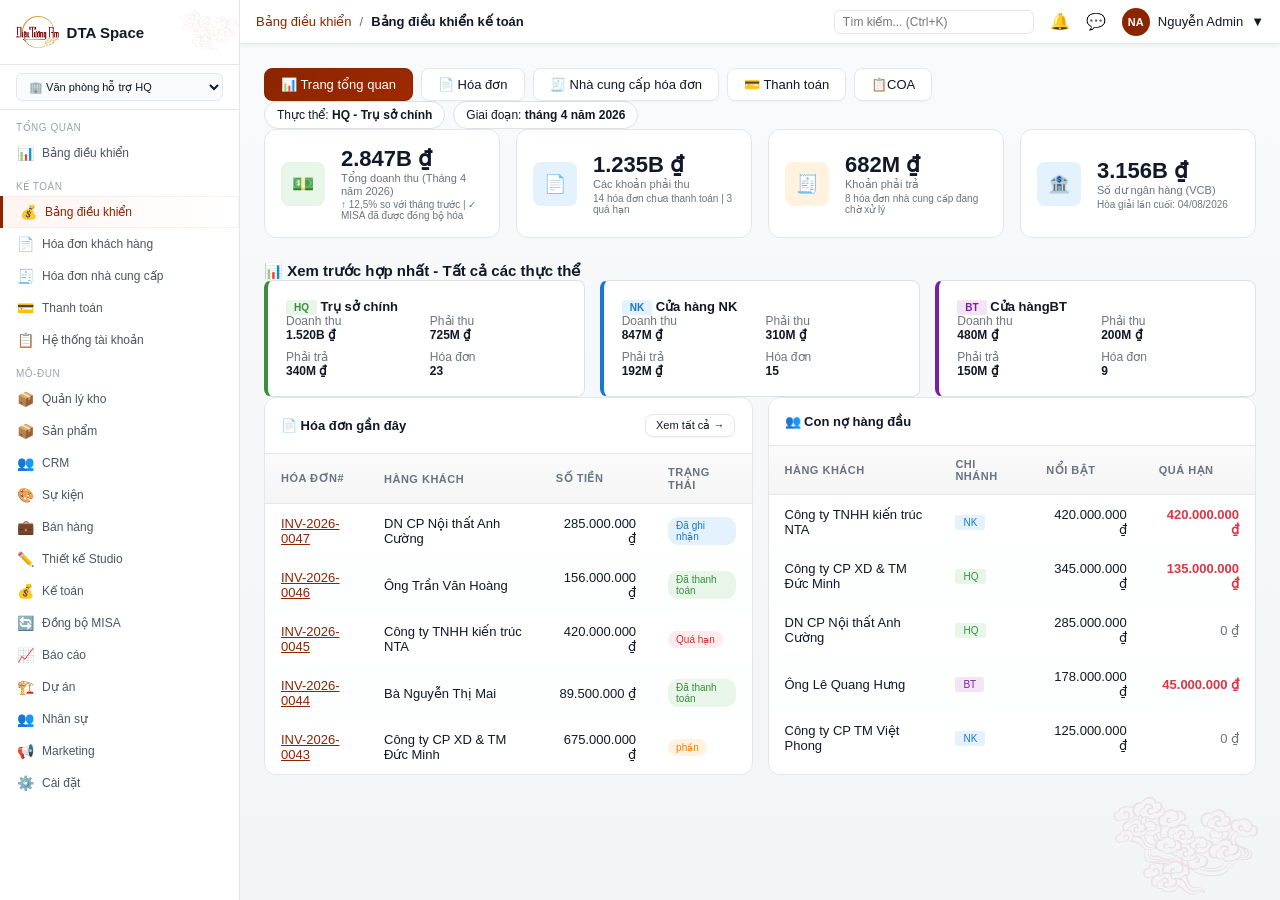
<file: modules/accounting.html>
<!DOCTYPE html>
<html lang="vi">

<head>
    <meta charset="UTF-8">
    <meta name="viewport" content="width=device-width, initial-scale=1.0">
    <title>Mô hình kế toán - DTA Space Odoo 19</title>
    <style>
        /* ============================================
           EMBEDDED ODOO 19 STYLES (Self-contained)
           ============================================ */
        :root {
            --odoo-primary: #8B2500;
            --odoo-primary-light: #FFF5F2;
            --odoo-primary-dark: #6B1C00;
            --odoo-secondary: #0D9488;
            --odoo-success: #059669;
            --odoo-warning: #D97706;
            --odoo-danger: #DC2626;
            --odoo-info: #0891B2;
            --accent-gold: #C49549;
            --sidebar-bg: #FFFFFF;
            --sidebar-hover: #F9FAFB;
            --sidebar-active: #FFF5F2;
            --header-bg: #FFFFFF;
            --content-bg: #F9FAFB;
            --card-bg: #FFFFFF;
            --border-color: #E5E7EB;
            --text-primary: #111827;
            --text-secondary: #6B7280;
            --text-light: #9CA3AF;
            --spacing-xs: 4px;
            --spacing-sm: 8px;
            --spacing-md: 16px;
            --spacing-lg: 24px;
            --spacing-xl: 32px;
            --shadow-xs: 0 1px 2px rgba(0, 0, 0, 0.03);
            --shadow-sm: 0 2px 4px rgba(0, 0, 0, 0.05);
            --shadow-md: 0 4px 12px rgba(0, 0, 0, 0.08);
            --shadow-lg: 0 8px 24px rgba(0, 0, 0, 0.12);
            --radius-sm: 6px;
            --radius-md: 8px;
            --radius-lg: 12px;
            --transition-fast: 150ms cubic-bezier(0.4, 0, 0.2, 1);
            --transition-normal: 250ms cubic-bezier(0.4, 0, 0.2, 1);
        }

        * {
            margin: 0;
            padding: 0;
            box-sizing: border-box;
        }

        @import url('https://fonts.googleapis.com/css2?family=Inter:wght@400;500;600;700&display=swap');
        
        body {
            font-family: 'Inter', -apple-system, BlinkMacSystemFont, 'Segoe UI', Roboto, sans-serif;
            font-size: 13px;
            color: var(--text-primary);
            background: linear-gradient(180deg, #F9FAFB 0%, #F3F4F6 100%);
            -webkit-font-smoothing: antialiased;
        }

        /* LAYOUT */
        .app-layout {
            position: relative;
            display: flex;
            height: 100vh;
            overflow: hidden;
        }

        /* SIDEBAR */
        .sidebar {
            position: relative;
            width: 240px;
            background: var(--sidebar-bg);
            color: var(--text-primary);
            border-right: 1px solid #E5E7EB;
            display: flex;
            flex-direction: column;
            flex-shrink: 0;
        }

        .sidebar-header {
            padding: var(--spacing-md);
            border-bottom: 1px solid #E5E7EB;
        }

        .sidebar-logo {
            display: flex;
            align-items: center;
            gap: var(--spacing-sm);
        }

        .logo-icon {
            width: 32px;
            height: 32px;
            background: var(--odoo-primary);
            border-radius: var(--radius-md);
            display: flex;
            align-items: center;
            justify-content: center;
            font-weight: bold;
            font-size: 12px;
        }

        .logo-text {
            font-size: 15px;
            font-weight: bold;
        }

        .entity-switcher {
            padding: var(--spacing-sm) var(--spacing-md);
            border-bottom: 1px solid #E5E7EB;
        }

        .entity-switcher select {
            width: 100%;
            padding: 6px 8px;
            border: 1px solid #E5E7EB;
            border-radius: var(--radius-sm);
            background: #F9FAFB;
            color: var(--text-primary);
            font-size: 11px;
        }

        .entity-switcher select option {
            color: var(--text-primary);
            background: white;
        }

        .sidebar-nav {
            flex: 1;
            overflow-y: auto;
            padding: var(--spacing-sm) 0;
        }

        .nav-section {
            margin-bottom: var(--spacing-sm);
        }

        .nav-section-title {
            padding: var(--spacing-xs) var(--spacing-md);
            font-size: 10px;
            text-transform: uppercase;
            color: #9CA3AF;
            letter-spacing: 0.5px;
        }

        .nav-item {
            display: flex;
            align-items: center;
            padding: 8px var(--spacing-md);
            color: #4B5563;
            cursor: pointer;
            transition: all 0.2s;
            gap: var(--spacing-sm);
            text-decoration: none;
            font-size: 12px;
        }

        .nav-item:hover {
            background: var(--sidebar-hover);
            color: #111827;
        }

        .nav-item.active {
            background: linear-gradient(90deg, var(--odoo-primary-light) 0%, rgba(255,245,242,0) 100%);
            color: var(--odoo-primary);
            font-weight: 500;
            border-left: 3px solid var(--odoo-primary);
            box-shadow: inset 0 0 0 1px rgba(139, 37, 0, 0.05);
        }

        .nav-icon {
            width: 18px;
            text-align: center;
            font-size: 14px;
        }

        /* MAIN CONTENT - using flexbox layout, no margins needed */
        .main-content {
            flex: 1;
            display: flex;
            flex-direction: column;
            overflow: hidden;
        }

        .page-content {
            padding: 20px 24px;
            flex: 1;
            overflow-y: auto;
        }

        /* TOP HEADER */
        .top-header {
            height: 44px;
            background: var(--header-bg);
            border-bottom: 1px solid var(--border-color);
            display: flex;
            align-items: center;
            padding: 0 var(--spacing-md);
            gap: var(--spacing-md);
            box-shadow: var(--shadow-sm);
            flex-shrink: 0;
        }

        .breadcrumb {
            display: flex;
            align-items: center;
            gap: var(--spacing-sm);
            font-size: 13px;
        }

        .breadcrumb a {
            color: var(--odoo-primary);
            text-decoration: none;
        }

        .breadcrumb span {
            color: var(--text-secondary);
        }

        .header-actions {
            margin-left: auto;
            display: flex;
            align-items: center;
            gap: var(--spacing-md);
        }

        .search-box {
            position: relative;
        }

        .search-box input {
            padding: var(--spacing-xs) var(--spacing-sm);
            border: 1px solid var(--border-color);
            border-radius: var(--radius-sm);
            font-size: 12px;
            width: 200px;
        }

        .user-menu {
            display: flex;
            align-items: center;
            gap: var(--spacing-sm);
            cursor: pointer;
        }

        .user-avatar {
            width: 28px;
            height: 28px;
            border-radius: 50%;
            background: var(--odoo-primary);
            color: white;
            display: flex;
            align-items: center;
            justify-content: center;
            font-weight: bold;
            font-size: 11px;
        }

        /* PAGE CONTENT */
        .page-content {
            flex: 1;
            overflow-y: auto;
            padding: var(--spacing-lg);
        }

        .page-header {
            display: flex;
            align-items: center;
            justify-content: space-between;
            margin-bottom: var(--spacing-lg);
        }

        .page-title {
            font-size: 20px;
            font-weight: 600;
            color: var(--text-primary);
        }

        /* BUTTONS */
        .btn {
            display: inline-flex;
            align-items: center;
            gap: var(--spacing-sm);
            padding: 8px 16px;
            border: 1px solid transparent;
            border-radius: var(--radius-md);
            font-size: 13px;
            font-weight: 500;
            cursor: pointer;
            transition: all var(--transition-normal);
            background: white;
            color: var(--text-primary);
            will-change: transform;
            box-shadow: var(--shadow-xs);
        }

        .btn:hover {
            transform: translateY(-1px);
            box-shadow: var(--shadow-sm);
        }

        .btn:active {
            transform: scale(0.97);
        }

        .btn-primary {
            background: linear-gradient(135deg, var(--odoo-primary) 0%, #9D2900 100%);
            color: white;
            border-color: var(--odoo-primary);
        }

        .btn-primary:hover {
            background: linear-gradient(135deg, var(--odoo-primary-dark) 0%, var(--odoo-primary) 100%);
        }

        .btn-secondary {
            border-color: var(--border-color);
        }

        .btn-secondary:hover {
            background: var(--gray-50);
            border-color: var(--gray-300);
        }

        .btn-sm {
            padding: 4px 10px;
            font-size: 11px;
        }

        .btn-group {
            display: flex;
            gap: var(--spacing-sm);
        }

        /* STAT CARDS */
        .stats-grid {
            display: grid;
            grid-template-columns: repeat(4, 1fr);
            gap: var(--spacing-md);
            margin-bottom: var(--spacing-lg);
        }

        .stat-card {
            background: var(--card-bg);
            border: 1px solid var(--border-color);
            border-radius: var(--radius-lg);
            padding: var(--spacing-md);
            display: flex;
            align-items: center;
            gap: var(--spacing-md);
            transition: all var(--transition-normal);
            position: relative;
            overflow: hidden;
        }

        .stat-card::before {
            content: '';
            position: absolute;
            top: 0;
            left: 0;
            right: 0;
            height: 3px;
            background: linear-gradient(90deg, var(--odoo-primary), var(--accent-gold));
            opacity: 0;
            transition: opacity var(--transition-fast);
        }

        .stat-card:hover {
            transform: translateY(-2px);
            box-shadow: var(--shadow-md);
        }

        .stat-card:hover::before {
            opacity: 1;
        }

        .stat-icon {
            width: 44px;
            height: 44px;
            border-radius: var(--radius-md);
            display: flex;
            align-items: center;
            justify-content: center;
            font-size: 18px;
            flex-shrink: 0;
        }

        .stat-icon.blue {
            background: #E3F2FD;
        }

        .stat-icon.green {
            background: #E8F5E9;
        }

        .stat-icon.orange {
            background: #FFF3E0;
        }

        .stat-icon.red {
            background: #FFEBEE;
        }

        .stat-info {
            flex: 1;
        }

        .stat-value {
            font-size: 22px;
            font-weight: bold;
            color: var(--text-primary);
        }

        .stat-label {
            font-size: 11px;
            color: var(--text-secondary);
        }

        /* TABLES */
        .table-container {
            background: var(--card-bg);
            border: 1px solid var(--border-color);
            border-radius: var(--radius-lg);
            overflow: hidden;
        }

        .table-header {
            padding: var(--spacing-md);
            border-bottom: 1px solid var(--border-color);
            display: flex;
            align-items: center;
            justify-content: space-between;
        }

        .card-title {
            font-size: 13px;
            font-weight: 600;
        }

        .table {
            width: 100%;
            border-collapse: collapse;
        }

        .table th {
            background: linear-gradient(180deg, #FAFAFA 0%, #F5F5F5 100%);
            padding: 12px 16px;
            text-align: left;
            font-size: 11px;
            text-transform: uppercase;
            color: var(--text-secondary);
            font-weight: 600;
            border-bottom: 1px solid var(--border-color);
            letter-spacing: 0.5px;
        }

        .table td {
            padding: 12px 16px;
            border-bottom: 1px solid var(--gray-100);
            font-size: 13px;
            transition: background var(--transition-fast);
        }

        .table tr:hover {
            background: linear-gradient(90deg, var(--gray-50) 0%, rgba(249,250,251,0) 100%);
        }

        .table tr:nth-child(even) {
            background: rgba(249, 250, 251, 0.3);
        }

        .table tr:last-child td {
            border-bottom: none;
        }

        /* BADGES */
        .badge {
            display: inline-block;
            padding: 3px 8px;
            border-radius: 10px;
            font-size: 10px;
            font-weight: 500;
        }

        .badge-success {
            background: #E8F5E9;
            color: #388E3C;
        }

        .badge-warning {
            background: #FFF3E0;
            color: #F57C00;
        }

        .badge-danger {
            background: #FFEBEE;
            color: #D32F2F;
        }

        .badge-info {
            background: #E3F2FD;
            color: #1976D2;
        }

        .badge-secondary {
            background: #F0F0F0;
            color: #666;
        }

        /* ENTITY TAGS */
        .entity-tag {
            display: inline-block;
            padding: 2px 8px;
            border-radius: 3px;
            font-size: 10px;
            font-weight: 500;
        }

        .entity-tag.nk {
            background: #E3F2FD;
            color: #1976D2;
        }

        .entity-tag.bt {
            background: #F3E5F5;
            color: #7B1FA2;
        }

        .entity-tag.hq {
            background: #E8F5E9;
            color: #388E3C;
        }

        /* STOCK ALERTS */
        .stock-alert {
            padding: 10px 14px;
            border-left: 4px solid var(--odoo-warning);
            background: #FFF8E1;
            margin-bottom: 0px;
            border-radius: var(--radius-sm);
            font-size: 12px;
        }

        .stock-alert.critical {
            border-left-color: var(--odoo-danger);
            background: #FFEBEE;
        }

        /* FORM STYLES */
        .form-view {
            background: var(--card-bg);
            border: 1px solid var(--border-color);
            border-radius: var(--radius-lg);
        }

        .form-header {
            padding: var(--spacing-md);
            border-bottom: 1px solid var(--border-color);
            display: flex;
            align-items: center;
            justify-content: space-between;
        }

        .form-statusbar {
            display: flex;
            gap: 4px;
        }

        .statusbar-btn {
            padding: 4px 12px;
            border: 1px solid var(--border-color);
            background: white;
            border-radius: var(--radius-sm);
            font-size: 11px;
            cursor: pointer;
        }

        .statusbar-btn.active {
            background: var(--odoo-primary);
            color: white;
            border-color: var(--odoo-primary);
        }

        .form-body {
            padding: var(--spacing-lg);
        }

        .form-group {
            margin-bottom: var(--spacing-md);
        }

        .form-group label {
            display: block;
            margin-bottom: 0px;
            font-size: 11px;
            font-weight: 500;
            color: var(--text-secondary);
        }

        .form-group input,
        .form-group select {
            width: 100%;
            padding: 7px 10px;
            border: 1px solid var(--border-color);
            border-radius: var(--radius-sm);
            font-size: 12px;
        }

        .form-group input:focus,
        .form-group select:focus {
            outline: none;
            border-color: var(--odoo-primary);
            box-shadow: 0 0 0 2px rgba(113, 75, 103, 0.1);
        }

        .form-row {
            display: grid;
            grid-template-columns: repeat(3, 1fr);
            gap: var(--spacing-md);
        }

        /* QR CODE PLACEHOLDER */
        .qr-code {
            width: 70px;
            height: 70px;
            background: #F0F0F0;
            border: 1px dashed #CCC;
            border-radius: 4px;
            display: flex;
            align-items: center;
            justify-content: center;
            font-size: 9px;
            color: #999;
            text-align: center;
        }

        /* MODAL */
        .modal-overlay {
            position: fixed;
            top: 0;
            left: 0;
            right: 0;
            bottom: 0;
            background: rgba(0, 0, 0, 0.5);
            display: none;
            align-items: center;
            justify-content: center;
            z-index: 1000;
        }

        .modal-overlay.show {
            display: flex;
        }

        .modal {
            background: white;
            border-radius: var(--radius-lg);
            box-shadow: 0 10px 25px rgba(0, 0, 0, 0.2);
            max-width: 500px;
            width: 90%;
        }

        .modal-header {
            padding: var(--spacing-md);
            border-bottom: 1px solid var(--border-color);
            display: flex;
            align-items: center;
            justify-content: space-between;
        }

        .modal-title {
            font-size: 15px;
            font-weight: 600;
        }

        .modal-close {
            background: none;
            border: none;
            font-size: 20px;
            cursor: pointer;
            color: var(--text-secondary);
        }

        .modal-body {
            padding: var(--spacing-lg);
        }

        .modal-footer {
            padding: var(--spacing-md);
            border-top: 1px solid var(--border-color);
            display: flex;
            justify-content: flex-end;
            gap: var(--spacing-sm);
        }

        /* TOAST */
        @keyframes slideIn {
            from {
                transform: translateX(100%);
                opacity: 0;
            }

            to {
                transform: translateX(0);
                opacity: 1;
            }
        }

        .tooltip {
            position: relative;
            cursor: pointer;
            font-size: 16px;
        }

        .tooltip::after {
            content: attr(data-tip);
            position: absolute;
            bottom: -28px;
            left: 50%;
            transform: translateX(-50%);
            background: #333;
            color: white;
            padding: 4px 8px;
            border-radius: 4px;
            font-size: 11px;
            white-space: nowrap;
            opacity: 0;
            pointer-events: none;
            transition: opacity 0.2s;
        }

        .tooltip:hover::after {
            opacity: 1;
        }

        /* Pattern decoration */
        .sidebar-pattern {
            position: absolute;
            top: 0;
            right: 0;
            width: 60px;
            height: 60px;
            background-image: url('../Media/pattern.png');
            background-size: contain;
            background-repeat: no-repeat;
            background-position: center;
            opacity: 0.08;
            pointer-events: none;
            z-index: 1;
        }


        .page-pattern {
            position: fixed;
            bottom: 0px;
            right: 20px;
            width: 150px;
            height: 150px;
            background-image: url('../Media/pattern.png');
            background-size: contain;
            margin-bottom: -20px;
            background-repeat: no-repeat;
            background-position: center;
            opacity: 0.08;
            pointer-events: none;
            z-index: 0;
        }
    </style>
</head>

<body>
    <div class="app-layout">
        <!-- SIDEBAR -->
        <div class="sidebar">
            <div class="sidebar-header">
                <div class="sidebar-pattern"></div>
                <div class="sidebar-logo">
                    <img src="../Media/DTA-LOGO.png" alt="DTA Space" style="height: 32px; width: auto;">
                    <div class="logo-text">DTA Space</div>
                </div>
            </div>
            <div class="entity-switcher">
                <select id="entitySwitcher" onchange="switchEntity(this.value)">
                    <option value="hq">🏢 Văn phòng hỗ trợ HQ</option>
                    <option value="nk">🏪 Cửa hàng Nam Kỳ</option>
                    <option value="bt">🏪 Cửa hàng Bà Triệu</option>
                </select>
            </div>
            <nav class="sidebar-nav">
                <!-- Dashboard Link -->
                <div class="nav-section">
                    <div class="nav-section-title">Tổng quan</div>
                    <a class="nav-item" href="../index.html"><span class="nav-icon">📊</span><span>Bảng điều
                            khiển</span></a>
                </div>
                <!-- Inventory Features -->
                <div class="nav-section">
                    <div class="nav-section-title">Kế toán</div>
                    <a class="nav-item active" id="nav-dashboard" href="#"
                        onclick="showView('dashboard'); updateNav('dashboard'); return false;"><span
                            class="nav-icon">💰</span><span>Bảng điều khiển</span></a>
                    <a class="nav-item" id="nav-invoices" href="#"
                        onclick="showView('invoices'); updateNav('invoices'); return false;"><span
                            class="nav-icon">📄</span><span>Hóa đơn khách hàng</span></a>
                    <a class="nav-item" id="nav-vendorbills" href="#"
                        onclick="showView('vendorbills'); updateNav('vendorbills'); return false;"><span
                            class="nav-icon">🧾</span><span>Hóa đơn nhà cung cấp</span></a>
                    <a class="nav-item" id="nav-payments" href="#"
                        onclick="showView('payments'); updateNav('payments'); return false;"><span
                            class="nav-icon">💳</span><span>Thanh toán</span></a>
                    <a class="nav-item" id="nav-coa" href="#"
                        onclick="showView('coa'); updateNav('coa'); return false;"><span
                            class="nav-icon">📋</span><span>Hệ thống tài khoản</span></a>
                </div>
                <!-- Other Modules -->
                <div class="nav-section">
                    <div class="nav-section-title">Mô-đun</div>
                    <a class="nav-item" href="inventory.html"><span class="nav-icon">📦</span><span>Quản lý
                            kho</span></a>
                    <a class="nav-item" href="products.html"><span class="nav-icon">📦</span><span>Sản phẩm</span></a>
                    <a class="nav-item" href="crm.html"><span class="nav-icon">👥</span><span>CRM</span></a>
                    <a class="nav-item" href="events.html"><span class="nav-icon">🎨</span><span>Sự kiện</span></a>
                    <a class="nav-item" href="sales.html"><span class="nav-icon">💼</span><span>Bán hàng</span></a>
                    <a class="nav-item" href="design_studio.html"><span class="nav-icon">✏️</span><span>Thiết kế
                            Studio</span></a>
                    <a class="nav-item" href="accounting.html"><span class="nav-icon">💰</span><span>Kế toán</span></a>
                    <a class="nav-item" href="misa.html"><span class="nav-icon">🔄</span><span>Đồng bộ MISA</span></a>
                    <a class="nav-item" href="reports.html"><span class="nav-icon">📈</span><span>Báo cáo</span></a>
                    <a class="nav-item" href="projects.html"><span class="nav-icon">🏗️</span><span>Dự án</span></a>
                    <a class="nav-item" href="hr.html"><span class="nav-icon">👥</span><span>Nhân sự</span></a>
                    <a class="nav-item" href="marketing.html"><span class="nav-icon">📢</span><span>Marketing</span></a>
                    <a class="nav-item" href="settings.html"><span class="nav-icon">⚙️</span><span>Cài đặt</span></a>
                </div>
            </nav>
        </div>

        <!-- MAIN CONTENT -->
        <div class="main-content">
            <!-- TOP HEADER -->
            <div class="top-header">
                <div class="breadcrumb">
                    <a href="../index.html">Bảng điều khiển</a>
                    <span>/</span>
                    <strong>Bảng điều khiển kế toán</strong>
                </div>
                <div class="header-actions">
                    <div class="search-box">
                        <input type="text" placeholder="Tìm kiếm... (Ctrl+K)" id="globalSearch">
                    </div>
                    <span class="tooltip" data-tip="Notifications">🔔</span>
                    <span class="tooltip" data-tip="Messages">💬</span>
                    <div class="user-menu">
                        <div class="user-avatar">NA</div>
                        <span>Nguyễn Admin</span>
                        <span>▼</span>
                    </div>
                </div>
            </div>

            <!-- PAGE CONTENT -->
            <div class="page-content">

                <!-- VIEW SWITCH BUTTONS (always visible) -->
                <div id="viewSwitcher" style="margin-bottom: 0px; display: flex; gap: 8px;">
                    <button class="btn btn-primary" id="btn-dashboard" onclick="showView('dashboard')">📊
                        Trang tổng quan</button>
                    <button class="btn btn-secondary" id="btn-invoices" onclick="showView('invoices')">📄
                        Hóa đơn</button>
                    <button class="btn btn-secondary" id="btn-vendorbills" onclick="showView('vendorbills')">🧾 Nhà cung
                        cấp
                        hóa đơn</button>
                    <button class="btn btn-secondary" id="btn-payments" onclick="showView('payments')">💳
                        Thanh toán</button>
                    <button class="btn btn-secondary" id="btn-coa" onclick="showView('coa')">📋COA</button>
                </div>

                <!-- ACCOUNTING DASHBOARD -->
                <div id="accountingView">

                    <!-- Entity filter chips -->
                    <div style="display: flex; gap: 8px; margin-bottom: 0px;">
                        <div
                            style="padding: 6px 12px; background: white; border: 1px solid #DEE2E6; border-radius: 16px; font-size: 12px;">
                            Thực thể: <strong>HQ - Trụ sở chính</strong>
                        </div>
                        <div
                            style="padding: 6px 12px; background: white; border: 1px solid #DEE2E6; border-radius: 16px; font-size: 12px;">
                            Giai đoạn: <strong>tháng 4 năm 2026</strong>
                        </div>
                    </div>

                    <!-- Stat Cards -->
                    <div class="stats-grid">
                        <div class="stat-card">
                            <div class="stat-icon green">💵</div>
                            <div class="stat-info">
                                <div class="stat-value">2.847B ₫</div>
                                <div class="stat-label">Tổng doanh thu (Tháng 4 năm 2026)</div>
                                <div style="font-size: 10px; color: #6C757D; margin-top: 2px;">↑ 12,5% so với tháng
                                    trước | ✓
                                    MISA đã được đồng bộ hóa</div>
                            </div>
                        </div>
                        <div class="stat-card">
                            <div class="stat-icon blue">📄</div>
                            <div class="stat-info">
                                <div class="stat-value">1.235B ₫</div>
                                <div class="stat-label">Các khoản phải thu</div>
                                <div style="font-size: 10px; color: #6C757D; margin-top: 2px;">14 hóa đơn chưa thanh
                                    toán | 3
                                    quá hạn</div>
                            </div>
                        </div>
                        <div class="stat-card">
                            <div class="stat-icon orange">🧾</div>
                            <div class="stat-info">
                                <div class="stat-value">682M ₫</div>
                                <div class="stat-label">Khoản phải trả</div>
                                <div style="font-size: 10px; color: #6C757D; margin-top: 2px;">8 hóa đơn nhà cung cấp
                                    đang chờ xử lý
                                </div>
                            </div>
                        </div>
                        <div class="stat-card">
                            <div class="stat-icon blue">🏦</div>
                            <div class="stat-info">
                                <div class="stat-value">3.156B ₫</div>
                                <div class="stat-label">Số dư ngân hàng (VCB)</div>
                                <div style="font-size: 10px; color: #6C757D; margin-top: 2px;">Hòa giải lần cuối:
                                    04/08/2026</div>
                            </div>
                        </div>
                    </div>

                    <!-- Consolidation Summary -->
                    <div style="margin-bottom: 0px;">
                        <h3 style="margin-bottom: 0px; font-size: 15px;">📊 Xem trước hợp nhất - Tất cả các thực thể
                        </h3>
                        <div style="display: grid; grid-template-columns: repeat(3, 1fr); gap: 15px;">
                            <div
                                style="background: white; border: 1px solid #DEE2E6; border-radius: 8px; padding: 18px; border-left: 4px solid #388E3C;">
                                <h4 style="margin-bottom: 0px;"><span
                                        style="background: #E8F5E9; color: #388E3C; padding: 2px 8px; border-radius: 3px; font-size: 10px; font-weight: 700;">HQ</span>
                                    Trụ sở chính</h4>
                                <div style="display: grid; grid-template-columns: 1fr 1fr; gap: 8px; font-size: 12px;">
                                    <div><span style="color: #6C757D;">Doanh thu</span><br><strong>1.520B ₫</strong>
                                    </div>
                                    <div><span style="color: #6C757D;">Phải thu</span><br><strong>725M ₫</strong>
                                    </div>
                                    <div><span style="color: #6C757D;">Phải trả</span><br><strong>340M ₫</strong></div>
                                    <div><span style="color: #6C757D;">Hóa đơn</span><br><strong>23</strong></div>
                                </div>
                            </div>
                            <div
                                style="background: white; border: 1px solid #DEE2E6; border-radius: 8px; padding: 18px; border-left: 4px solid #1976D2;">
                                <h4 style="margin-bottom: 0px;"><span
                                        style="background: #E3F2FD; color: #1976D2; padding: 2px 8px; border-radius: 3px; font-size: 10px; font-weight: 700;">NK</span>
                                    Cửa hàng NK</h4>
                                <div style="display: grid; grid-template-columns: 1fr 1fr; gap: 8px; font-size: 12px;">
                                    <div><span style="color: #6C757D;">Doanh thu</span><br><strong>847M ₫</strong></div>
                                    <div><span style="color: #6C757D;">Phải thu</span><br><strong>310M ₫</strong>
                                    </div>
                                    <div><span style="color: #6C757D;">Phải trả</span><br><strong>192M ₫</strong></div>
                                    <div><span style="color: #6C757D;">Hóa đơn</span><br><strong>15</strong></div>
                                </div>
                            </div>
                            <div
                                style="background: white; border: 1px solid #DEE2E6; border-radius: 8px; padding: 18px; border-left: 4px solid #7B1FA2;">
                                <h4 style="margin-bottom: 0px;"><span
                                        style="background: #F3E5F5; color: #7B1FA2; padding: 2px 8px; border-radius: 3px; font-size: 10px; font-weight: 700;">BT</span>
                                    Cửa hàngBT</h4>
                                <div style="display: grid; grid-template-columns: 1fr 1fr; gap: 8px; font-size: 12px;">
                                    <div><span style="color: #6C757D;">Doanh thu</span><br><strong>480M ₫</strong></div>
                                    <div><span style="color: #6C757D;">Phải thu</span><br><strong>200M ₫</strong>
                                    </div>
                                    <div><span style="color: #6C757D;">Phải trả</span><br><strong>150M ₫</strong></div>
                                    <div><span style="color: #6C757D;">Hóa đơn</span><br><strong>9</strong></div>
                                </div>
                            </div>
                        </div>
                    </div>

                    <!-- Recent Invoices & Top Debtors -->
                    <div style="display: grid; grid-template-columns: 1fr 1fr; gap: 15px;">
                        <!-- Recent Invoices -->
                        <div class="table-container">
                            <div class="table-header">
                                <h3 class="card-title">📄 Hóa đơn gần đây</h3>
                                <button class="btn btn-sm btn-secondary">Xem tất cả →</button>
                            </div>
                            <table class="table">
                                <thead>
                                    <tr>
                                        <th>Hóa đơn#</th>
                                        <th>Hàng khách</th>
                                        <th>Số tiền</th>
                                        <th>Trạng thái</th>
                                    </tr>
                                </thead>
                                <tbody>
                                    <tr>
                                        <td><a href="#" onclick="return false" style="color: #8B2500;">INV-2026-0047</a>
                                        </td>
                                        <td>DN CP Nội thất Anh Cường</td>
                                        <td style="text-align: right">285.000.000 ₫</td>
                                        <td><span class="badge badge-info">Đã ghi nhận</span></td>
                                    </tr>
                                    <tr>
                                        <td><a href="#" onclick="return false" style="color: #8B2500;">INV-2026-0046</a>
                                        </td>
                                        <td>Ông Trần Văn Hoàng</td>
                                        <td style="text-align: right">156.000.000 ₫</td>
                                        <td><span class="badge badge-success">Đã thanh toán</span></td>
                                    </tr>
                                    <tr>
                                        <td><a href="#" onclick="return false" style="color: #8B2500;">INV-2026-0045</a>
                                        </td>
                                        <td>Công ty TNHH kiến ​​trúc NTA</td>
                                        <td style="text-align: right">420.000.000 ₫</td>
                                        <td><span class="badge badge-danger">Quá hạn</span></td>
                                    </tr>
                                    <tr>
                                        <td><a href="#" onclick="return false" style="color: #8B2500;">INV-2026-0044</a>
                                        </td>
                                        <td>Bà Nguyễn Thị Mai</td>
                                        <td style="text-align: right">89.500.000 ₫</td>
                                        <td><span class="badge badge-success">Đã thanh toán</span></td>
                                    </tr>
                                    <tr>
                                        <td><a href="#" onclick="return false" style="color: #8B2500;">INV-2026-0043</a>
                                        </td>
                                        <td>Công ty CP XD & TM Đức Minh</td>
                                        <td style="text-align: right">675.000.000 ₫</td>
                                        <td><span class="badge badge-warning">phần</span></td>
                                    </tr>
                                </tbody>
                            </table>
                        </div>

                        <!-- Top Debtors -->
                        <div class="table-container">
                            <div class="table-header">
                                <h3 class="card-title">👥 Con nợ hàng đầu</h3>
                            </div>
                            <table class="table">
                                <thead>
                                    <tr>
                                        <th>Hàng khách</th>
                                        <th>Chi nhánh</th>
                                        <th>Nổi bật</th>
                                        <th>Quá hạn</th>
                                    </tr>
                                </thead>
                                <tbody>
                                    <tr>
                                        <td>Công ty TNHH kiến ​​trúc NTA</td>
                                        <td><span class="entity-tag nk">NK</span></td>
                                        <td style="text-align: right">420.000.000 ₫</td>
                                        <td style="text-align: right; color: #DC3545; font-weight: 600;">420.000.000 ₫
                                        </td>
                                    </tr>
                                    <tr>
                                        <td>Công ty CP XD & TM Đức Minh</td>
                                        <td><span class="entity-tag hq">HQ</span></td>
                                        <td style="text-align: right">345.000.000 ₫</td>
                                        <td style="text-align: right; color: #DC3545; font-weight: 600;">135.000.000 ₫
                                        </td>
                                    </tr>
                                    <tr>
                                        <td>DN CP Nội thất Anh Cường</td>
                                        <td><span class="entity-tag hq">HQ</span></td>
                                        <td style="text-align: right">285.000.000 ₫</td>
                                        <td style="text-align: right; color: #6C757D;">0 ₫</td>
                                    </tr>
                                    <tr>
                                        <td>Ông Lê Quang Hưng</td>
                                        <td><span class="entity-tag bt">BT</span></td>
                                        <td style="text-align: right">178.000.000 ₫</td>
                                        <td style="text-align: right; color: #DC3545; font-weight: 600;">45.000.000 ₫
                                        </td>
                                    </tr>
                                    <tr>
                                        <td>Công ty CP TM Việt Phong</td>
                                        <td><span class="entity-tag nk">NK</span></td>
                                        <td style="text-align: right">125.000.000 ₫</td>
                                        <td style="text-align: right; color: #6C757D;">0 ₫</td>
                                    </tr>
                                </tbody>
                            </table>
                        </div>
                    </div>
                </div>




                <!-- ==================== INVOICES VIEW ==================== -->
                <div id="view-invoices" style="display: none;">
                    <div class="page-header">
                        <div>
                            <h1 class="page-title">📄 Hóa đơn khách hàng</h1>
                            <p style="color: var(--text-secondary); font-size: 11px; margin-top: 4px;">47 hóa đơn • 14
                                chưa thanh toán • quá hạn 3 lần</p>
                        </div>
                        <div class="btn-group">
                            <button class="btn btn-secondary" onclick="showToast('Export invoices', 'info')">📥
                                Xuất khẩu</button>
                            <button class="btn btn-primary" onclick="showToast('New invoice dialog', 'info')">➕ Mới
                                hóa đơn</button>
                        </div>
                    </div>

                    <!-- Filters -->
                    <div style="margin-bottom: 0px; display: flex; gap: 8px;">
                        <input type="text" placeholder="🔍 Tìm kiếm hóa đơn..."
                            style="flex: 1; padding: 8px 12px; border: 1px solid #DEE2E6; border-radius: 4px; font-size: 12px;">
                        <select
                            style="padding: 8px 12px; border: 1px solid #DEE2E6; border-radius: 4px; font-size: 12px;">
                            <option>Tất cả trạng thái</option>
                            <option>Nháp</option>
                            <option>Đã ghi nhận</option>
                            <option>Đã thanh toán</option>
                            <option>Quá hạn</option>
                        </select>
                        <select
                            style="padding: 8px 12px; border: 1px solid #DEE2E6; border-radius: 4px; font-size: 12px;">
                            <option>Tất cả các thực thể</option>
                            <option>HQ - Trụ sở chính</option>
                            <option>Cửa hàng NK</option>
                            <option>Cửa hàngBT</option>
                        </select>
                    </div>

                    <!-- Invoices Table -->
                    <div class="table-container">
                        <table class="table">
                            <thead>
                                <tr>
                                    <th><input type="checkbox"></th>
                                    <th>Hóa đơn#</th>
                                    <th>Hàng khách</th>
                                    <th>Chi nhánh</th>
                                    <th>Ngày phát hành</th>
                                    <th>Date to limit</th>
                                    <th style="text-align: right">Số tiền</th>
                                    <th style="text-align: right">Thuế GTGT 10%</th>
                                    <th style="text-align: right">Total cộng</th>
                                    <th style="text-align: right">Đã thanh toán</th>
                                    <th>Trạng thái</th>
                                    <th>MISA</th>
                                </tr>
                            </thead>
                            <tbody>
                                <tr>
                                    <td><input type="checkbox"></td>
                                    <td><a href="#" onclick="return false" style="color: #8B2500;">INV-2026-0047</a>
                                    </td>
                                    <td>DN CP Nội thất Anh Cường</td>
                                    <td><span class="entity-tag hq">HQ</span></td>
                                    <td>05/04/2026</td>
                                    <td>05/05/2026</td>
                                    <td style="text-align: right">259.090.909</td>
                                    <td style="text-align: right">25.909.091</td>
                                    <td style="text-align: right; font-weight: 600;">285.000.000</td>
                                    <td style="text-align: right">0</td>
                                    <td><span class="badge badge-info">Đã ghi nhận</span></td>
                                    <td>✓</td>
                                </tr>
                                <tr>
                                    <td><input type="checkbox"></td>
                                    <td><a href="#" onclick="return false" style="color: #8B2500;">INV-2026-0046</a>
                                    </td>
                                    <td>Ông Trần Văn Hoàng</td>
                                    <td><span class="entity-tag nk">NK</span></td>
                                    <td>03/04/2026</td>
                                    <td>03/05/2026</td>
                                    <td style="text-align: right">141.818.182</td>
                                    <td style="text-align: right">14.181.818</td>
                                    <td style="text-align: right; font-weight: 600;">156.000.000</td>
                                    <td style="text-align: right; color: #28A745;">156.000.000</td>
                                    <td><span class="badge badge-success">Đã thanh toán</span></td>
                                    <td>✓</td>
                                </tr>
                                <tr>
                                    <td><input type="checkbox"></td>
                                    <td><a href="#" onclick="return false" style="color: #8B2500;">INV-2026-0045</a>
                                    </td>
                                    <td>Công ty TNHH kiến ​​trúc NTA</td>
                                    <td><span class="entity-tag nk">NK</span></td>
                                    <td>15/03/2026</td>
                                    <td style="color: #DC3545; font-weight: 600;">14/04/2026</td>
                                    <td style="text-align: right">381.818.182</td>
                                    <td style="text-align: right">38.181.818</td>
                                    <td style="text-align: right; font-weight: 600;">420.000.000</td>
                                    <td style="text-align: right">0</td>
                                    <td><span class="badge badge-danger">Quá hạn</span></td>
                                    <td>✓</td>
                                </tr>
                                <tr>
                                    <td><input type="checkbox"></td>
                                    <td><a href="#" onclick="return false" style="color: #8B2500;">INV-2026-0044</a>
                                    </td>
                                    <td>Bà Nguyễn Thị Mai</td>
                                    <td><span class="entity-tag bt">BT</span></td>
                                    <td>01/04/2026</td>
                                    <td>01/05/2026</td>
                                    <td style="text-align: right">81.363.636</td>
                                    <td style="text-align: right">8.136.364</td>
                                    <td style="text-align: right; font-weight: 600;">89.500.000</td>
                                    <td style="text-align: right; color: #28A745;">89.500.000</td>
                                    <td><span class="badge badge-success">Đã thanh toán</span></td>
                                    <td>✓</td>
                                </tr>
                                <tr>
                                    <td><input type="checkbox"></td>
                                    <td><a href="#" onclick="return false" style="color: #8B2500;">INV-2026-0043</a>
                                    </td>
                                    <td>Công ty CP XD & TM Đức Minh</td>
                                    <td><span class="entity-tag hq">HQ</span></td>
                                    <td>28/03/2026</td>
                                    <td>27/04/2026</td>
                                    <td style="text-align: right">613.636.364</td>
                                    <td style="text-align: right">61.363.636</td>
                                    <td style="text-align: right; font-weight: 600;">675.000.000</td>
                                    <td style="text-align: right; color: #FFC107;">330.000.000</td>
                                    <td><span class="badge badge-warning">phần</span></td>
                                    <td>✓</td>
                                </tr>
                            </tbody>
                        </table>
                    </div>
                    <div
                        style="padding: 12px; border-top: 1px solid #DEE2E6; display: flex; justify-content: space-between; align-items: center;">
                        <span style="font-size: 11px; color: #6C757D;">Hiển thị 1-5 trong 47 hóa đơn</span>
                        <div style="display: flex; gap: 4px;">
                            <button class="btn btn-sm btn-secondary">«</button>
                            <button class="btn btn-sm btn-primary">1</button>
                            <button class="btn btn-sm btn-secondary">2</button>
                            <button class="btn btn-sm btn-secondary">3</button>
                            <button class="btn btn-sm btn-secondary">»</button>
                        </div>
                    </div>
                </div>

                <!-- ==================== VENDOR BILLS VIEW ==================== -->
                <div id="view-vendorbills" style="display: none;">
                    <div class="page-header">
                        <div>
                            <h1 class="page-title">🧾 Hóa đơn của nhà cung cấp</h1>
                            <p style="color: var(--text-secondary); font-size: 11px; margin-top: 4px;">28 hóa đơn nhà
                                cung cấp •
                                8 đang chờ thanh toán</p>
                        </div>
                        <div class="btn-group">
                            <button class="btn btn-primary" onclick="showToast('New vendor bill dialog', 'info')">➕ Mới
                                Hóa đơn</button>
                        </div>
                    </div>

                    <!-- Filters -->
                    <div style="margin-bottom: 0px; display: flex; gap: 8px;">
                        <input type="text" placeholder="🔍 Tìm kiếm hóa đơn nhà cung cấp..."
                            style="flex: 1; padding: 8px 12px; border: 1px solid #DEE2E6; border-radius: 4px; font-size: 12px;">
                        <select
                            style="padding: 8px 12px; border: 1px solid #DEE2E6; border-radius: 4px; font-size: 12px;">
                            <option>Tất cả trạng thái</option>
                            <option>Nháp</option>
                            <option>Đã ghi nhận</option>
                            <option>Đã thanh toán</option>
                            <option>Quá hạn</option>
                        </select>
                    </div>

                    <!-- Vendor Bills Table -->
                    <div class="table-container">
                        <table class="table">
                            <thead>
                                <tr>
                                    <th><input type="checkbox"></th>
                                    <th>Hóa đơn#</th>
                                    <th>Cung cấp nhà</th>
                                    <th>Chi nhánh</th>
                                    <th>Ngày lập hóa đơn</th>
                                    <th>Date to limit</th>
                                    <th style="text-align: right">Số tiền</th>
                                    <th style="text-align: right">Thuế GTGT 10%</th>
                                    <th style="text-align: right">Total cộng</th>
                                    <th style="text-align: right">Đã thanh toán</th>
                                    <th>Trạng thái</th>
                                    <th>Sự chi trả</th>
                                </tr>
                            </thead>
                            <tbody>
                                <tr>
                                    <td><input type="checkbox"></td>
                                    <td><a href="#" onclick="return false" style="color: #8B2500;">HÓA ĐƠN-2026-0028</a>
                                    </td>
                                    <td>Công ty TNHH Vật liệu XD Hưng Thịnh</td>
                                    <td><span class="entity-tag hq">HQ</span></td>
                                    <td>02/04/2026</td>
                                    <td>02/06/2026</td>
                                    <td style="text-align: right">154.545.455</td>
                                    <td style="text-align: right">15.454.545</td>
                                    <td style="text-align: right; font-weight: 600;">170.000.000</td>
                                    <td style="text-align: right">0</td>
                                    <td><span class="badge badge-info">Đã ghi nhận</span></td>
                                    <td>Lưới 60</td>
                                </tr>
                                <tr>
                                    <td><input type="checkbox"></td>
                                    <td><a href="#" onclick="return false" style="color: #8B2500;">HÓA ĐƠN-2026-0027</a>
                                    </td>
                                    <td>Công ty CP Nội Thất Việt Long</td>
                                    <td><span class="entity-tag nk">NK</span></td>
                                    <td>28/03/2026</td>
                                    <td>27/04/2026</td>
                                    <td style="text-align: right">90.909.091</td>
                                    <td style="text-align: right">9.090.909</td>
                                    <td style="text-align: right; font-weight: 600;">100.000.000</td>
                                    <td style="text-align: right">0</td>
                                    <td><span class="badge badge-info">Đã ghi nhận</span></td>
                                    <td>Lưới 30</td>
                                </tr>
                                <tr>
                                    <td><input type="checkbox"></td>
                                    <td><a href="#" onclick="return false" style="color: #8B2500;">HÓA ĐƠN-2026-0026</a>
                                    </td>
                                    <td>Công ty TNHH Thiết Bị Điện Phan Dũng</td>
                                    <td><span class="entity-tag bt">BT</span></td>
                                    <td>25/03/2026</td>
                                    <td>24/04/2026</td>
                                    <td style="text-align: right">63.636.364</td>
                                    <td style="text-align: right">6.363.636</td>
                                    <td style="text-align: right; font-weight: 600;">70.000.000</td>
                                    <td style="text-align: right; color: #28A745;">70.000.000</td>
                                    <td><span class="badge badge-success">Đã thanh toán</span></td>
                                    <td>Lưới 30</td>
                                </tr>
                                <tr>
                                    <td><input type="checkbox"></td>
                                    <td><a href="#" onclick="return false" style="color: #8B2500;">HÓA ĐƠN-2026-0025</a>
                                    </td>
                                    <td>Công ty CP Sơn & Hóa Chất An Khánh</td>
                                    <td><span class="entity-tag hq">HQ</span></td>
                                    <td>20/03/2026</td>
                                    <td>19/05/2026</td>
                                    <td style="text-align: right">45.454.545</td>
                                    <td style="text-align: right">4.545.455</td>
                                    <td style="text-align: right; font-weight: 600;">50.000.000</td>
                                    <td style="text-align: right">0</td>
                                    <td><span class="badge badge-info">Đã ghi nhận</span></td>
                                    <td>Lưới 60</td>
                                </tr>
                                <tr>
                                    <td><input type="checkbox"></td>
                                    <td>HÓA ĐƠN-2026-0024</td>
                                    <td>Công ty TNHH Vận Tải & Logistics Trường An</td>
                                    <td><span class="entity-tag nk">NK</span></td>
                                    <td>15/03/2026</td>
                                    <td style="color: #DC3545; font-weight: 600;">14/04/2026</td>
                                    <td style="text-align: right">27.272.727</td>
                                    <td style="text-align: right">2.727.273</td>
                                    <td style="text-align: right; font-weight: 600;">30.000.000</td>
                                    <td style="text-align: right">0</td>
                                    <td><span class="badge badge-danger">Quá hạn</span></td>
                                    <td>Lưới 30</td>
                                </tr>
                            </tbody>
                        </table>
                    </div>
                    <div
                        style="padding: 12px; border-top: 1px solid #DEE2E6; display: flex; justify-content: space-between; align-items: center;">
                        <span style="font-size: 11px; color: #6C757D;">Hiển thị 1-5 trong 28 hóa đơn của nhà cung
                            cấp</span>
                        <div style="display: flex; gap: 4px;">
                            <button class="btn btn-sm btn-secondary">«</button>
                            <button class="btn btn-sm btn-primary">1</button>
                            <button class="btn btn-sm btn-secondary">2</button>
                            <button class="btn btn-sm btn-secondary">3</button>
                            <button class="btn btn-sm btn-secondary">»</button>
                        </div>
                    </div>
                </div>

                <!-- ==================== PAYMENTS VIEW ==================== -->
                <div id="view-payments" style="display: none;">
                    <div class="page-header">
                        <div>
                            <h1 class="page-title">💳 Thanh toán</h1>
                            <p style="color: var(--text-secondary); font-size: 11px; margin-top: 4px;">89 khoản thanh
                                toán •
                                Lần cuối: 04/08/2026</p>
                        </div>
                        <div class="btn-group">
                            <button class="btn btn-primary" onclick="showToast('Register payment dialog', 'info')">➕
                                Đăng ký thanh toán</button>
                        </div>
                    </div>

                    <!-- Filters -->
                    <div style="margin-bottom: 0px; display: flex; gap: 8px;">
                        <input type="text" placeholder="🔍 Tìm kiếm thanh toán..."
                            style="flex: 1; padding: 8px 12px; border: 1px solid #DEE2E6; border-radius: 4px; font-size: 12px;">
                        <select
                            style="padding: 8px 12px; border: 1px solid #DEE2E6; border-radius: 4px; font-size: 12px;">
                            <option>Tất cả các loại</option>
                            <option>Thanh toán của khách hàng</option>
                            <option>Thanh toán của nhà cung cấp</option>
                            <option>Chuyển khoản nội bộ</option>
                        </select>
                        <select
                            style="padding: 8px 12px; border: 1px solid #DEE2E6; border-radius: 4px; font-size: 12px;">
                            <option>Tất cả các thực thể</option>
                            <option>HQ</option>
                            <option>Cửa hàng NK</option>
                            <option>Cửa hàngBT</option>
                        </select>
                    </div>

                    <!-- Payments Table -->
                    <div class="table-container">
                        <table class="table">
                            <thead>
                                <tr>
                                    <th><input type="checkbox"></th>
                                    <th>Sự chi trả#</th>
                                    <th>Ngày</th>
                                    <th>Khách hàng/Nhà cung cấp</th>
                                    <th>Chi nhánh</th>
                                    <th>Type</th>
                                    <th>Phương pháp</th>
                                    <th>tạp chí</th>
                                    <th style="text-align: right">Số tiền</th>
                                    <th>Hòa giải</th>
                                    <th>Bản ghi nhớ</th>
                                </tr>
                            </thead>
                            <tbody>
                                <tr>
                                    <td><input type="checkbox"></td>
                                    <td><a href="#" onclick="return false" style="color: #8B2500;">TRẢ
                                            TIỀN-2026-0089</a>
                                    </td>
                                    <td>08/04/2026</td>
                                    <td>Ông Trần Văn Hoàng</td>
                                    <td><span class="entity-tag nk">NK</span></td>
                                    <td style="color: #28A745;">Trong nước</td>
                                    <td>Chuyển khoản ngân hàng</td>
                                    <td>BIDV</td>
                                    <td style="text-align: right; font-weight: 600; color: #28A745;">+156.000.000</td>
                                    <td>✓ Phù hợp</td>
                                    <td>Thanh toán INV-2026-0046</td>
                                </tr>
                                <tr>
                                    <td><input type="checkbox"></td>
                                    <td><a href="#" onclick="return false" style="color: #8B2500;">TRẢ
                                            TIỀN-2026-0088</a>
                                    </td>
                                    <td>07/04/2026</td>
                                    <td>Bà Nguyễn Thị Mai</td>
                                    <td><span class="entity-tag bt">BT</span></td>
                                    <td style="color: #28A745;">Trong nước</td>
                                    <td>Thẻ tín dụng</td>
                                    <td>TCB</td>
                                    <td style="text-align: right; font-weight: 600; color: #28A745;">+89.500.000</td>
                                    <td>✓ Phù hợp</td>
                                    <td>Thanh toán INV-2026-0044</td>
                                </tr>
                                <tr>
                                    <td><input type="checkbox"></td>
                                    <td><a href="#" onclick="return false" style="color: #8B2500;">TRẢ
                                            TIỀN-2026-0087</a>
                                    </td>
                                    <td>05/04/2026</td>
                                    <td>Công ty CP XD & TM Đức Minh</td>
                                    <td><span class="entity-tag hq">HQ</span></td>
                                    <td style="color: #28A745;">Trong nước</td>
                                    <td>Chuyển khoản ngân hàng</td>
                                    <td>VCB</td>
                                    <td style="text-align: right; font-weight: 600; color: #28A745;">+330.000.000</td>
                                    <td>✓ Phù hợp</td>
                                    <td>Trả trước 50% INV-2026-0043</td>
                                </tr>
                                <tr>
                                    <td><input type="checkbox"></td>
                                    <td><a href="#" onclick="return false" style="color: #8B2500;">TRẢ
                                            TIỀN-2026-0086</a>
                                    </td>
                                    <td>04/04/2026</td>
                                    <td>Công ty TNHH Vật liệu XD Hưng Thịnh</td>
                                    <td><span class="entity-tag hq">HQ</span></td>
                                    <td style="color: #DC3545;">Đi</td>
                                    <td>Chuyển khoản ngân hàng</td>
                                    <td>VCB</td>
                                    <td style="text-align: right; font-weight: 600; color: #DC3545;">-170.000.000</td>
                                    <td>✓ Phù hợp</td>
                                    <td>Thanh toán BILL-2026-0028</td>
                                </tr>
                                <tr>
                                    <td><input type="checkbox"></td>
                                    <td><a href="#" onclick="return false" style="color: #8B2500;">TRẢ-2026-0085</a>
                                    </td>
                                    <td>03/04/2026</td>
                                    <td>Công ty CP Nội Thất Việt Long</td>
                                    <td><span class="entity-tag nk">NK</span></td>
                                    <td style="color: #DC3545;">Đi</td>
                                    <td>Chuyển khoản ngân hàng</td>
                                    <td>BIDV</td>
                                    <td style="text-align: right; font-weight: 600; color: #DC3545;">-100.000.000</td>
                                    <td style="color: #DC3545;">✗ Vô song</td>
                                    <td>Thanh toán tạm ứng</td>
                                </tr>
                                <tr>
                                    <td><input type="checkbox"></td>
                                    <td>TRẢ TIỀN-2026-0081</td>
                                    <td>28/03/2026</td>
                                    <td>Chuyển khoản nội bộ: HQ → NK</td>
                                    <td><span class="entity-tag hq">HQ</span></td>
                                    <td style="color: #6C757D;">Chuyển khoản</td>
                                    <td>Chuyển khoản ngân hàng</td>
                                    <td>VCB → BIDV</td>
                                    <td style="text-align: right; font-weight: 600;">-200.000.000</td>
                                    <td>✓ Phù hợp</td>
                                    <td>Quỹ hoạt động của NK</td>
                                </tr>
                            </tbody>
                        </table>
                    </div>
                    <div
                        style="padding: 12px; border-top: 1px solid #DEE2E6; display: flex; justify-content: space-between; align-items: center;">
                        <span style="font-size: 11px; color: #6C757D;">Hiển thị 1-6 trên 89 khoản thanh toán</span>
                        <div style="display: flex; gap: 4px;">
                            <button class="btn btn-sm btn-secondary">«</button>
                            <button class="btn btn-sm btn-primary">1</button>
                            <button class="btn btn-sm btn-secondary">2</button>
                            <button class="btn btn-sm btn-secondary">3</button>
                            <button class="btn btn-sm btn-secondary">»</button>
                        </div>
                    </div>
                </div>

                <!-- ==================== COA VIEW ==================== -->
                <div id="view-coa" style="display: none;">
                    <div class="page-header">
                        <div>
                            <h1 class="page-title">📋 Sơ đồ tài khoản</h1>
                            <p style="color: var(--text-secondary); font-size: 11px; margin-top: 4px;">Tiếng Việt
                                Chuẩn mực kế toán • Chế độ xem tổng hợp</p>
                        </div>
                        <div class="btn-group">
                            <button class="btn btn-secondary" onclick="showToast('Import COA', 'info')">📥
                                Nhập khẩu</button>
                            <button class="btn btn-primary" onclick="showToast('New account dialog', 'info')">➕ Mới
                                Tài khoản</button>
                        </div>
                    </div>

                    <!-- Filters -->
                    <div style="margin-bottom: 0px; display: flex; gap: 8px;">
                        <input type="text" placeholder="🔍 Tìm kiếm tài khoản..."
                            style="flex: 1; padding: 8px 12px; border: 1px solid #DEE2E6; border-radius: 4px; font-size: 12px;">
                        <select
                            style="padding: 8px 12px; border: 1px solid #DEE2E6; border-radius: 4px; font-size: 12px;">
                            <option>Tất cả các thực thể</option>
                            <option>HQ - Trụ sở chính</option>
                            <option>Cửa hàng NK</option>
                            <option>Cửa hàngBT</option>
                        </select>
                    </div>

                    <!-- COA Table -->
                    <div class="table-container">
                        <table class="table">
                            <thead>
                                <tr>
                                    <th style="width: 80px;">Mã</th>
                                    <th>Tên tài khoản</th>
                                    <th>Type</th>
                                    <th>Chi nhánh</th>
                                    <th style="text-align: right">Số dư (đồng)</th>
                                </tr>
                            </thead>
                            <tbody>
                                <!-- ASSETS -->
                                <tr style="background: #F0F0F0; font-weight: 600;">
                                    <td>1</td>
                                    <td><strong>TÀI SẢN (TÀI SẢN)</strong></td>
                                    <td>Tài sản</td>
                                    <td><span class="entity-tag hq">HQ</span></td>
                                    <td style="text-align: right; font-weight: 700;">5.847.000.000</td>
                                </tr>
                                <tr>
                                    <td style="padding-left: 24px;">111</td>
                                    <td style="padding-left: 24px;">Tiền mặt (Tiền mặt)</td>
                                    <td>Tài sản hiện tại</td>
                                    <td><span class="entity-tag hq">HQ</span></td>
                                    <td style="text-align: right">125.000.000</td>
                                </tr>
                                <tr>
                                    <td style="padding-left: 24px;">112</td>
                                    <td style="padding-left: 24px;">Tiền gửi ngân hàng (Tiền gửi ngân hàng)</td>
                                    <td>Tài sản hiện tại</td>
                                    <td><span class="entity-tag hq">HQ</span></td>
                                    <td style="text-align: right">3.156.000.000</td>
                                </tr>
                                <tr>
                                    <td style="padding-left: 36px;">1121</td>
                                    <td style="padding-left: 36px;">VCB - Vietcombank</td>
                                    <td>Ngân hàng</td>
                                    <td><span class="entity-tag hq">HQ</span></td>
                                    <td style="text-align: right">2.450.000.000</td>
                                </tr>
                                <tr>
                                    <td style="padding-left: 36px;">1122</td>
                                    <td style="padding-left: 36px;">Ngân hàng Bình Dương - BidViệt Nam</td>
                                    <td>Ngân hàng</td>
                                    <td><span class="entity-tag nk">NK</span></td>
                                    <td style="text-align: right">506.000.000</td>
                                </tr>
                                <tr>
                                    <td style="padding-left: 24px;">131</td>
                                    <td style="padding-left: 24px;">Phải thu khách hàng (Tài khoản phải thu)</td>
                                    <td>Phải thu</td>
                                    <td><span class="entity-tag hq">HQ</span></td>
                                    <td style="text-align: right">1.235.000.000</td>
                                </tr>
                                <tr>
                                    <td style="padding-left: 24px;">153</td>
                                    <td style="padding-left: 24px;">Công cụ tiện ích (Tools & Supplies)</td>
                                    <td>Quản lý kho</td>
                                    <td><span class="entity-tag nk">NK</span></td>
                                    <td style="text-align: right">85.000.000</td>
                                </tr>
                                <tr>
                                    <td style="padding-left: 24px;">211</td>
                                    <td style="padding-left: 24px;">Cố định tài sản (Tài sản cố định)</td>
                                    <td>Tài sản cố định</td>
                                    <td><span class="entity-tag hq">HQ</span></td>
                                    <td style="text-align: right">890.000.000</td>
                                </tr>
                                <tr>
                                    <td style="padding-left: 24px;">214</td>
                                    <td style="padding-left: 24px;">Hao mòn TSCĐ (Khấu hao lũy kế)</td>
                                    <td>Tài sản trái ngược</td>
                                    <td><span class="entity-tag hq">HQ</span></td>
                                    <td style="text-align: right; color: #DC3545;">-158.200.000</td>
                                </tr>

                                <!-- LIABILITIES -->
                                <tr style="background: #F0F0F0; font-weight: 600;">
                                    <td>2</td>
                                    <td><strong>NỢ PHẢI TRẢ (TRÁCH NHIỆM)</strong></td>
                                    <td>Trách nhiệm pháp lý</td>
                                    <td><span class="entity-tag hq">HQ</span></td>
                                    <td style="text-align: right; font-weight: 700;">1.915.000.000</td>
                                </tr>
                                <tr>
                                    <td style="padding-left: 24px;">311</td>
                                    <td style="padding-left: 24px;">Vay ngắn hạn (Vay ngắn hạn)</td>
                                    <td>Trách nhiệm hiện tại</td>
                                    <td><span class="entity-tag hq">HQ</span></td>
                                    <td style="text-align: right">500.000.000</td>
                                </tr>
                                <tr>
                                    <td style="padding-left: 24px;">331</td>
                                    <td style="padding-left: 24px;">Phải trả người bán (Tài khoản phải trả)</td>
                                    <td>Phải trả</td>
                                    <td><span class="entity-tag hq">HQ</span></td>
                                    <td style="text-align: right">682.000.000</td>
                                </tr>
                                <tr>
                                    <td style="padding-left: 24px;">333</td>
                                    <td style="padding-left: 24px;">Thuế và các khoản phải nộp NN (Thuế phải nộp)</td>
                                    <td>Trách nhiệm hiện tại</td>
                                    <td><span class="entity-tag hq">HQ</span></td>
                                    <td style="text-align: right">95.000.000</td>
                                </tr>

                                <!-- EQUITY -->
                                <tr style="background: #F0F0F0; font-weight: 600;">
                                    <td>3</td>
                                    <td><strong>VỐN CHỦ SỞ HỮU (EQUITY)</strong></td>
                                    <td>Công bằng</td>
                                    <td><span class="entity-tag hq">HQ</span></td>
                                    <td style="text-align: right; font-weight: 700;">3.932.000.000</td>
                                </tr>
                                <tr>
                                    <td style="padding-left: 24px;">411</td>
                                    <td style="padding-left: 24px;">Vốn đầu tư chủ sở hữu (Owner Equity)</td>
                                    <td>Công bằng</td>
                                    <td><span class="entity-tag hq">HQ</span></td>
                                    <td style="text-align: right">3.500.000.000</td>
                                </tr>
                                <tr>
                                    <td style="padding-left: 24px;">421</td>
                                    <td style="padding-left: 24px;">Lợi nhuận chưa phân phối (Thu nhập giữ lại)</td>
                                    <td>Công bằng</td>
                                    <td><span class="entity-tag hq">HQ</span></td>
                                    <td style="text-align: right">432.000.000</td>
                                </tr>

                                <!-- REVENUE -->
                                <tr style="background: #F0F0F0; font-weight: 600;">
                                    <td>4</td>
                                    <td><strong>ĐOÁNH THU (DOANH THU)</strong></td>
                                    <td>Doanh thu</td>
                                    <td><span class="entity-tag hq">HQ</span></td>
                                    <td style="text-align: right; font-weight: 700;">2.847.000.000</td>
                                </tr>
                                <tr>
                                    <td style="padding-left: 24px;">511</td>
                                    <td style="padding-left: 24px;">Doanh thu bán hàng (Doanh thu bán hàng)</td>
                                    <td>Doanh thu</td>
                                    <td><span class="entity-tag hq">HQ</span></td>
                                    <td style="text-align: right">2.847.000.000</td>
                                </tr>

                                <!-- EXPENSES -->
                                <tr style="background: #F0F0F0; font-weight: 600;">
                                    <td>5</td>
                                    <td><strong>CHI PHÁN ( CHI PHÍ)</strong></td>
                                    <td>Chi phí</td>
                                    <td><span class="entity-tag hq">HQ</span></td>
                                    <td style="text-align: right; font-weight: 700;">2.431.000.000</td>
                                </tr>
                                <tr>
                                    <td style="padding-left: 24px;">632</td>
                                    <td style="padding-left: 24px;">Giá bán hàng (COGS)</td>
                                    <td>Chi phí</td>
                                    <td><span class="entity-tag hq">HQ</span></td>
                                    <td style="text-align: right">1.850.000.000</td>
                                </tr>
                                <tr>
                                    <td style="padding-left: 24px;">642</td>
                                    <td style="padding-left: 24px;">Chi phí quản lý doanh nghiệp (Chi phí quản lý)</td>
                                    <td>Chi phí</td>
                                    <td><span class="entity-tag hq">HQ</span></td>
                                    <td style="text-align: right">581.000.000</td>
                                </tr>
                            </tbody>
                        </table>
                    </div>
                </div>
            </div>

            <script>
                // View Switching for Accounting
                function showView(viewName) {
                    // Hide all views
                    document.getElementById('accountingView').style.display = 'none';
                    document.getElementById('view-invoices').style.display = 'none';
                    document.getElementById('view-vendorbills').style.display = 'none';
                    document.getElementById('view-payments').style.display = 'none';
                    document.getElementById('view-coa').style.display = 'none';

                    // Show selected view
                    var viewMap = {
                        'dashboard': 'accountingView',
                        'invoices': 'view-invoices',
                        'vendorbills': 'view-vendorbills',
                        'payments': 'view-payments',
                        'coa': 'view-coa'
                    };

                    var viewId = viewMap[viewName] || 'accountingView';
                    document.getElementById(viewId).style.display = 'block';

                    // Update button states
                    document.querySelectorAll('#viewSwitcher .btn').forEach(btn => {
                        btn.classList.remove('btn-primary');
                        btn.classList.add('btn-secondary');
                    });
                    var activeBtn = document.getElementById('btn-' + viewName);
                    if (activeBtn) {
                        activeBtn.classList.remove('btn-secondary');
                        activeBtn.classList.add('btn-primary');
                    }
                }

                // Show dashboard by default
                showView('dashboard');

                // Update sidebar navigation active state
                function updateNav(viewName) {
                    document.querySelectorAll('.sidebar-nav .nav-item').forEach(item => {
                        item.classList.remove('active');
                    });
                    var navItem = document.getElementById('nav-' + viewName);
                    if (navItem) {
                        navItem.classList.add('active');
                    }
                }

                function showTransferWizard() {
                    document.getElementById('transferModal').classList.add('show');
                }

                function closeModal(id) {
                    document.getElementById(id).classList.remove('show');
                }

                // Navigation
                function navigate(module) {
                    document.querySelectorAll('.nav-item').forEach(el => el.classList.remove('active'));
                    event.currentTarget.classList.add('active');
                    if (module !== 'inventory') {
                        showToast('Module "' + module + '" is available in main index.html', 'info');
                    } else {
                        showView('inventory');
                    }
                }

                // Entity Switcher
                function switchEntity(entity) {
                    const names = { hq: 'HQ Backoffice', nk: 'Store Nam Kỳ', bt: 'Store Bà Triệu' };
                    showToast('Switched to: ' + names[entity], 'success');
                }

                // Toast Notifications
                function showToast(message, type) {
                    var colors = { success: '#28a745', error: '#dc3545', info: '#17a2b8', warning: '#ffc107' };
                    var toast = document.createElement('div');
                    toast.style.cssText = 'position:fixed;top:20px;right:20px;padding:12px 18px;background:' + (colors[type] || colors.info) + ';color:white;border-radius:6px;box-shadow:0 4px 12px rgba(0,0,0,0.15);z-index:10000;font-size:12px;animation:slideIn 0.3s ease;';
                    toast.textContent = message;
                    document.body.appendChild(toast);
                    setTimeout(function () { toast.remove(); }, 3000);
                }
            </script>
            <div class="page-pattern"></div>
</body>

</html>
</file>
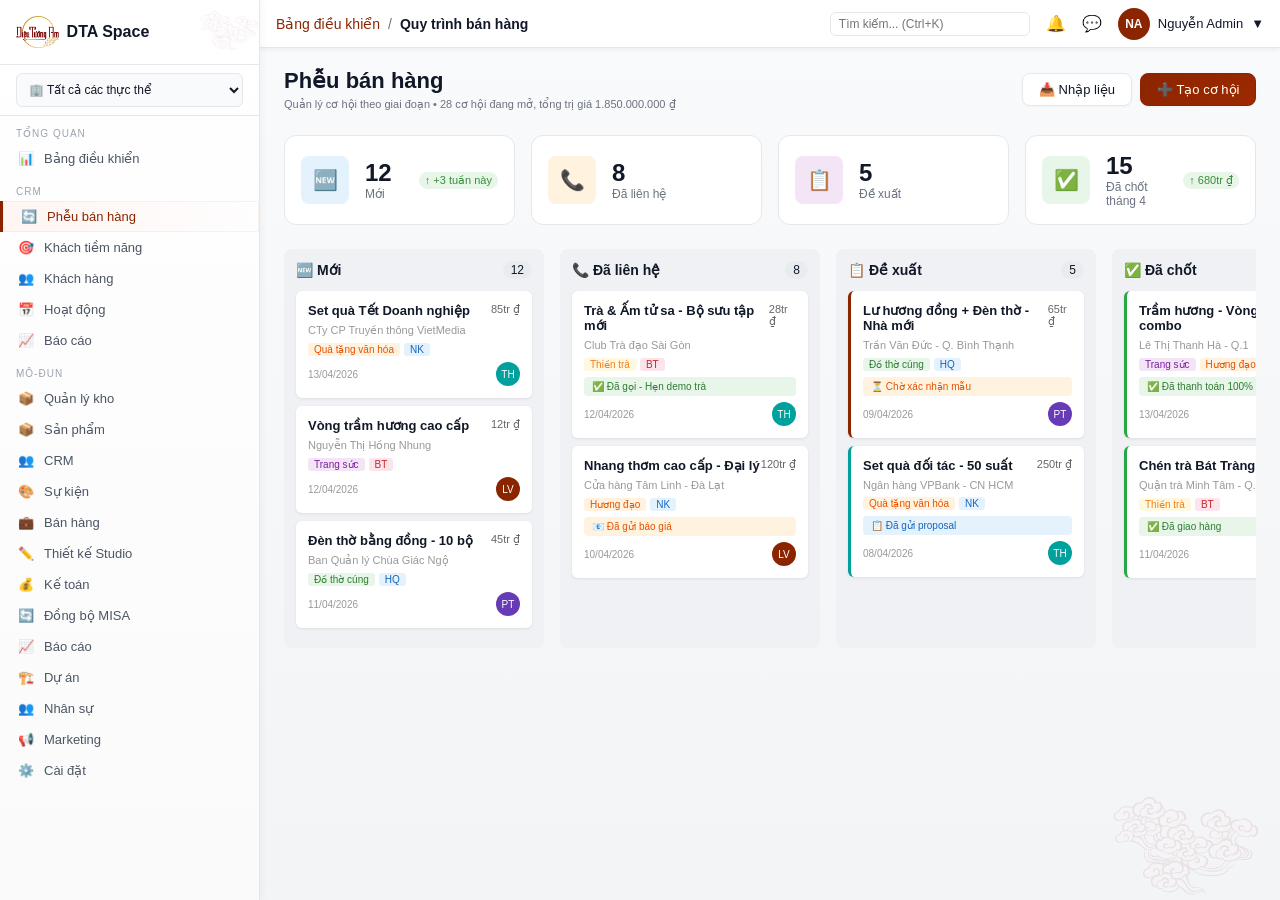
<file: modules/crm.html>
<!DOCTYPE html>
<html lang="vi">

<head>
    <meta charset="UTF-8">
    <meta name="viewport" content="width=device-width, initial-scale=1.0">
    <title>Mô hình bán hàng - DTA Space Odoo 19</title>
    <link rel="stylesheet" href="../assets/odoo-styles.css">
    <style>
        .kanban-stage {
            min-height: 300px;
        }

        .kanban-column {
            background: linear-gradient(180deg, #F8FAFC 0%, #F1F5F9 100%);
            border-radius: 12px;
            padding: 16px;
            transition: all var(--transition-normal);
            position: relative;
        }

        .kanban-column::before {
            content: '';
            position: absolute;
            top: 0;
            left: 0;
            right: 0;
            height: 3px;
            background: linear-gradient(90deg, var(--odoo-primary), var(--accent-gold));
            border-radius: 12px 12px 0 0;
            opacity: 0;
            transition: opacity var(--transition-fast);
        }

        .kanban-column:hover {
            background: linear-gradient(180deg, #F1F5F9 0%, #E2E8F0 100%);
            transform: translateY(-2px);
            box-shadow: var(--shadow-md);
        }

        .kanban-column:hover::before {
            opacity: 1;
        }

        .quotation-preview {
            background: linear-gradient(180deg, #FAFAFA 0%, #F5F5F5 100%);
            border: 1px solid var(--gray-200);
            border-radius: var(--radius-lg);
            padding: 24px;
        }

        .commission-bar {
            height: 8px;
            background: #E2E8F0;
            border-radius: 4px;
            overflow: hidden;
        }

        .commission-fill {
            height: 100%;
            background: linear-gradient(90deg, var(--odoo-primary), var(--accent-gold));
            border-radius: 4px;
        }

        .entity-tag {
            display: inline-block;
            padding: 1px 6px;
            border-radius: 3px;
            font-size: 10px;
            font-weight: 500;
        }

        .entity-tag.nk {
            background: #E3F2FD;
            color: #1976D2;
        }

        .entity-tag.bt {
            background: #F3E5F5;
            color: #7B1FA2;
        }

        .entity-tag.hq {
            background: #E8F5E9;
            color: #388E3C;
        }

        .customer-avatar {
            width: 40px;
            height: 40px;
            border-radius: 50%;
            display: flex;
            align-items: center;
            justify-content: center;
            font-weight: bold;
            color: white;
        }

        /* MAIN CONTENT - using flexbox layout, no margins needed */
        .main-content {
            flex: 1;
            display: flex;
            flex-direction: column;
            overflow: hidden;
        }

        .page-content {
            padding: 20px 24px;
            flex: 1;
            overflow-y: auto;
        }

        .tooltip {
            position: relative;
            cursor: pointer;
            font-size: 16px;
        }

        .tooltip::after {
            content: attr(data-tip);
            position: absolute;
            bottom: -28px;
            left: 50%;
            transform: translateX(-50%);
            background: #333;
            color: white;
            padding: 4px 8px;
            border-radius: 4px;
            font-size: 11px;
            white-space: nowrap;
            opacity: 0;
            pointer-events: none;
            transition: opacity 0.2s;
        }

        .tooltip:hover::after {
            opacity: 1;
        }

        /* Pattern decoration */
        .sidebar-pattern {
            position: absolute;
            top: 0;
            right: 0;
            width: 60px;
            height: 60px;
            background-image: url('../Media/pattern.png');
            background-size: contain;
            background-repeat: no-repeat;
            background-position: center;
            opacity: 0.08;
            pointer-events: none;
            z-index: 1;
        }


        .page-pattern {
            position: fixed;
            bottom: 0px;
            right: 20px;
            width: 150px;
            height: 150px;
            background-image: url('../Media/pattern.png');
            background-size: contain;
            margin-bottom: -20px;
            background-repeat: no-repeat;
            background-position: center;
            opacity: 0.08;
            pointer-events: none;
            z-index: 0;
        }
    </style>
</head>

<body>
    <div class="app-layout">
        <!-- SIDEBAR -->
        <div class="sidebar">
            <div class="sidebar-header">
                <div class="sidebar-pattern"></div>
                <div class="sidebar-logo">
                    <img src="../Media/DTA-LOGO.png" alt="DTA Space" style="height: 32px; width: auto;">
                    <div class="logo-text">DTA Space</div>
                </div>
            </div>
            <div class="entity-switcher">
                <select id="entitySwitcher" onchange="switchEntity(this.value)">
                    <option value="all">🏢 Tất cả các thực thể</option>
                    <option value="hq">🏢 Văn phòng hỗ trợ HQ</option>
                    <option value="nk">🏪 Cửa hàng Nam Kỳ</option>
                    <option value="bt">🏪 Cửa hàng Bà Triệu</option>
                </select>
            </div>
            <nav class="sidebar-nav">
                <div class="nav-section">
                    <div class="nav-section-title">Tổng quan</div>
                    <a class="nav-item" href="../index.html"><span class="nav-icon">📊</span><span>Bảng điều
                            khiển</span></a>
                </div>
                <div class="nav-section">
                    <div class="nav-section-title">CRM</div>
                    <a class="nav-item active" href="#" onclick="switchSubmenu('pipeline', this)"><span
                            class="nav-icon">🔄</span><span>Phễu bán hàng</span></a>
                    <a class="nav-item" href="#" onclick="switchSubmenu('leads', this)"><span
                            class="nav-icon">🎯</span><span>Khách tiềm năng</span></a>
                    <a class="nav-item" href="#" onclick="switchSubmenu('customers', this)"><span
                            class="nav-icon">👥</span><span>Khách hàng</span></a>
                    <a class="nav-item" href="#" onclick="switchSubmenu('activities', this)"><span
                            class="nav-icon">📅</span><span>Hoạt động</span></a>
                    <a class="nav-item" href="#" onclick="switchSubmenu('reports', this)"><span
                            class="nav-icon">📈</span><span>Báo cáo</span></a>
                </div>
                <div class="nav-section">
                    <div class="nav-section-title">Mô-đun</div>
                    <a class="nav-item" href="inventory.html"><span class="nav-icon">📦</span><span>Quản lý
                            kho</span></a>
                    <a class="nav-item" href="products.html"><span class="nav-icon">📦</span><span>Sản phẩm</span></a>
                    <a class="nav-item" href="crm.html"><span class="nav-icon">👥</span><span>CRM</span></a>
                    <a class="nav-item" href="events.html"><span class="nav-icon">🎨</span><span>Sự kiện</span></a>
                    <a class="nav-item" href="sales.html"><span class="nav-icon">💼</span><span>Bán hàng</span></a>
                    <a class="nav-item" href="design_studio.html"><span class="nav-icon">✏️</span><span>Thiết kế
                            Studio</span></a>
                    <a class="nav-item" href="accounting.html"><span class="nav-icon">💰</span><span>Kế toán</span></a>
                    <a class="nav-item" href="misa.html"><span class="nav-icon">🔄</span><span>Đồng bộ MISA</span></a>
                    <a class="nav-item" href="reports.html"><span class="nav-icon">📈</span><span>Báo cáo</span></a>
                    <a class="nav-item" href="projects.html"><span class="nav-icon">🏗️</span><span>Dự án</span></a>
                    <a class="nav-item" href="hr.html"><span class="nav-icon">👥</span><span>Nhân sự</span></a>
                    <a class="nav-item" href="marketing.html"><span class="nav-icon">📢</span><span>Marketing</span></a>
                    <a class="nav-item" href="settings.html"><span class="nav-icon">⚙️</span><span>Cài đặt</span></a>
                </div>
            </nav>
        </div>

        <!-- MAIN CONTENT -->
        <div class="main-content">
            <!-- TOP HEADER -->
            <div class="top-header">
                <div class="breadcrumb">
                    <a href="../index.html">Bảng điều khiển</a>
                    <span>/</span>
                    <strong id="currentViewName">Quy trình bán hàng</strong>
                </div>
                <div class="header-actions">
                    <div class="search-box">
                        <input type="text" placeholder="Tìm kiếm... (Ctrl+K)" id="globalSearch">
                    </div>
                    <span class="tooltip" data-tip="Notifications">🔔</span>
                    <span class="tooltip" data-tip="Messages">💬</span>
                    <div class="user-menu">
                        <div class="user-avatar">NA</div>
                        <span>Nguyễn Admin</span>
                        <span>▼</span>
                    </div>
                </div>
            </div>

            <div class="page-content">

                <!-- ==================== VIEW 1: PIPELINE (Phễu bán hàng) ==================== -->
                <div id="pipelineView">
                    <div class="page-header">
                        <div>
                            <h1 class="page-title">Phễu bán hàng</h1>
                            <p style="color: var(--text-secondary); font-size: 11px; margin-top: 4px;">
                                Quản lý cơ hội theo giai đoạn • 28 cơ hội đang mở, tổng trị giá 1.850.000.000 ₫
                            </p>
                        </div>
                        <div class="btn-group">
                            <button class="btn btn-secondary" onclick="showToast('Đã nhập cơ hội mới', 'success')">📥
                                Nhập liệu</button>
                            <button class="btn btn-primary" onclick="showToast('Tạo cơ hội mới', 'info')">➕ Tạo cơ
                                hội</button>
                        </div>
                    </div>

                    <!-- Pipeline Stats -->
                    <div class="stats-grid">
                        <div class="stat-card">
                            <div class="stat-icon blue">🆕</div>
                            <div class="stat-info">
                                <div class="stat-value">12</div>
                                <div class="stat-label">Mới</div>
                            </div>
                            <span class="stat-trend up">↑ +3 tuần này</span>
                        </div>
                        <div class="stat-card">
                            <div class="stat-icon orange">📞</div>
                            <div class="stat-info">
                                <div class="stat-value">8</div>
                                <div class="stat-label">Đã liên hệ</div>
                            </div>
                        </div>
                        <div class="stat-card">
                            <div class="stat-icon purple">📋</div>
                            <div class="stat-info">
                                <div class="stat-value">5</div>
                                <div class="stat-label">Đề xuất</div>
                            </div>
                        </div>
                        <div class="stat-card">
                            <div class="stat-icon green">✅</div>
                            <div class="stat-info">
                                <div class="stat-value">15</div>
                                <div class="stat-label">Đã chốt tháng 4</div>
                            </div>
                            <span class="stat-trend up">↑ 680tr ₫</span>
                        </div>
                    </div>

                    <!-- Kanban Pipeline Board -->
                    <div style="display: flex; gap: 16px; overflow-x: auto; padding-bottom: 16px; margin-top: 20px;">

                        <!-- Stage 1: Mới -->
                        <div style="flex: 1; min-width: 260px; background: #F0F1F4; border-radius: 8px; padding: 12px;">
                            <div
                                style="display: flex; justify-content: space-between; align-items: center; margin-bottom: 12px;">
                                <h3 style="font-size: 14px; font-weight: 600; margin: 0;">🆕 Mới</h3>
                                <span
                                    style="background: #E9ECEF; padding: 2px 8px; border-radius: 10px; font-size: 12px;">12</span>
                            </div>
                            <div class="kanban-stage">
                                <!-- Card 1 -->
                                <div
                                    style="background: white; border-radius: 6px; padding: 12px; margin-bottom: 8px; box-shadow: 0 1px 3px rgba(0,0,0,0.08);">
                                    <div style="display: flex; justify-content: space-between; margin-bottom: 6px;">
                                        <strong style="font-size: 13px;">Set quà Tết Doanh nghiệp</strong>
                                        <span style="font-size: 11px; color: #666;">85tr ₫</span>
                                    </div>
                                    <div style="font-size: 11px; color: #999; margin-bottom: 6px;">CTy CP Truyền thông
                                        VietMedia</div>
                                    <div style="display: flex; gap: 4px; margin-bottom: 6px;">
                                        <span
                                            style="background: #FFF3E0; color: #E65100; padding: 1px 6px; border-radius: 3px; font-size: 10px;">Quà
                                            tặng văn hóa</span>
                                        <span
                                            style="background: #E3F2FD; color: #1565C0; padding: 1px 6px; border-radius: 3px; font-size: 10px;">NK</span>
                                    </div>
                                    <div style="display: flex; justify-content: space-between; align-items: center;">
                                        <span style="font-size: 10px; color: #999;">13/04/2026</span>
                                        <div
                                            style="width: 24px; height: 24px; border-radius: 50%; background: #00A09D; color: white; display: flex; align-items: center; justify-content: center; font-size: 10px;">
                                            TH</div>
                                    </div>
                                </div>
                                <!-- Card 2 -->
                                <div
                                    style="background: white; border-radius: 6px; padding: 12px; margin-bottom: 8px; box-shadow: 0 1px 3px rgba(0,0,0,0.08);">
                                    <div style="display: flex; justify-content: space-between; margin-bottom: 6px;">
                                        <strong style="font-size: 13px;">Vòng trầm hương cao cấp</strong>
                                        <span style="font-size: 11px; color: #666;">12tr ₫</span>
                                    </div>
                                    <div style="font-size: 11px; color: #999; margin-bottom: 6px;">Nguyễn Thị Hồng Nhung
                                    </div>
                                    <div style="display: flex; gap: 4px; margin-bottom: 6px;">
                                        <span
                                            style="background: #F3E5F5; color: #7B1FA2; padding: 1px 6px; border-radius: 3px; font-size: 10px;">Trang
                                            sức</span>
                                        <span
                                            style="background: #FCE4EC; color: #C62828; padding: 1px 6px; border-radius: 3px; font-size: 10px;">BT</span>
                                    </div>
                                    <div style="display: flex; justify-content: space-between; align-items: center;">
                                        <span style="font-size: 10px; color: #999;">12/04/2026</span>
                                        <div
                                            style="width: 24px; height: 24px; border-radius: 50%; background: #8B2500; color: white; display: flex; align-items: center; justify-content: center; font-size: 10px;">
                                            LV</div>
                                    </div>
                                </div>
                                <!-- Card 3 -->
                                <div
                                    style="background: white; border-radius: 6px; padding: 12px; margin-bottom: 8px; box-shadow: 0 1px 3px rgba(0,0,0,0.08);">
                                    <div style="display: flex; justify-content: space-between; margin-bottom: 6px;">
                                        <strong style="font-size: 13px;">Đèn thờ bằng đồng - 10 bộ</strong>
                                        <span style="font-size: 11px; color: #666;">45tr ₫</span>
                                    </div>
                                    <div style="font-size: 11px; color: #999; margin-bottom: 6px;">Ban Quản lý Chùa Giác
                                        Ngộ</div>
                                    <div style="display: flex; gap: 4px; margin-bottom: 6px;">
                                        <span
                                            style="background: #E8F5E9; color: #2E7D32; padding: 1px 6px; border-radius: 3px; font-size: 10px;">Đồ
                                            thờ cúng</span>
                                        <span
                                            style="background: #E3F2FD; color: #1565C0; padding: 1px 6px; border-radius: 3px; font-size: 10px;">HQ</span>
                                    </div>
                                    <div style="display: flex; justify-content: space-between; align-items: center;">
                                        <span style="font-size: 10px; color: #999;">11/04/2026</span>
                                        <div
                                            style="width: 24px; height: 24px; border-radius: 50%; background: #673AB7; color: white; display: flex; align-items: center; justify-content: center; font-size: 10px;">
                                            PT</div>
                                    </div>
                                </div>
                            </div>
                        </div>

                        <!-- Stage 2: Đã liên hệ -->
                        <div style="flex: 1; min-width: 260px; background: #F0F1F4; border-radius: 8px; padding: 12px;">
                            <div
                                style="display: flex; justify-content: space-between; align-items: center; margin-bottom: 12px;">
                                <h3 style="font-size: 14px; font-weight: 600; margin: 0;">📞 Đã liên hệ</h3>
                                <span
                                    style="background: #E9ECEF; padding: 2px 8px; border-radius: 10px; font-size: 12px;">8</span>
                            </div>
                            <div class="kanban-stage">
                                <!-- Card 1 -->
                                <div
                                    style="background: white; border-radius: 6px; padding: 12px; margin-bottom: 8px; box-shadow: 0 1px 3px rgba(0,0,0,0.08);">
                                    <div style="display: flex; justify-content: space-between; margin-bottom: 6px;">
                                        <strong style="font-size: 13px;">Trà & Ấm tử sa - Bộ sưu tập mới</strong>
                                        <span style="font-size: 11px; color: #666;">28tr ₫</span>
                                    </div>
                                    <div style="font-size: 11px; color: #999; margin-bottom: 6px;">Club Trà đạo Sài Gòn
                                    </div>
                                    <div style="display: flex; gap: 4px; margin-bottom: 6px;">
                                        <span
                                            style="background: #FFF8E1; color: #F57F17; padding: 1px 6px; border-radius: 3px; font-size: 10px;">Thiền
                                            trà</span>
                                        <span
                                            style="background: #FCE4EC; color: #C62828; padding: 1px 6px; border-radius: 3px; font-size: 10px;">BT</span>
                                    </div>
                                    <div
                                        style="background: #E8F5E9; padding: 4px 8px; border-radius: 4px; font-size: 10px; color: #2E7D32; margin-bottom: 6px;">
                                        ✅ Đã gọi - Hẹn demo trà</div>
                                    <div style="display: flex; justify-content: space-between; align-items: center;">
                                        <span style="font-size: 10px; color: #999;">12/04/2026</span>
                                        <div
                                            style="width: 24px; height: 24px; border-radius: 50%; background: #00A09D; color: white; display: flex; align-items: center; justify-content: center; font-size: 10px;">
                                            TH</div>
                                    </div>
                                </div>
                                <!-- Card 2 -->
                                <div
                                    style="background: white; border-radius: 6px; padding: 12px; margin-bottom: 8px; box-shadow: 0 1px 3px rgba(0,0,0,0.08);">
                                    <div style="display: flex; justify-content: space-between; margin-bottom: 6px;">
                                        <strong style="font-size: 13px;">Nhang thơm cao cấp - Đại lý</strong>
                                        <span style="font-size: 11px; color: #666;">120tr ₫</span>
                                    </div>
                                    <div style="font-size: 11px; color: #999; margin-bottom: 6px;">Cửa hàng Tâm Linh -
                                        Đà Lạt</div>
                                    <div style="display: flex; gap: 4px; margin-bottom: 6px;">
                                        <span
                                            style="background: #FFF3E0; color: #E65100; padding: 1px 6px; border-radius: 3px; font-size: 10px;">Hương
                                            đạo</span>
                                        <span
                                            style="background: #E3F2FD; color: #1565C0; padding: 1px 6px; border-radius: 3px; font-size: 10px;">NK</span>
                                    </div>
                                    <div
                                        style="background: #FFF3E0; padding: 4px 8px; border-radius: 4px; font-size: 10px; color: #E65100; margin-bottom: 6px;">
                                        📧 Đã gửi báo giá</div>
                                    <div style="display: flex; justify-content: space-between; align-items: center;">
                                        <span style="font-size: 10px; color: #999;">10/04/2026</span>
                                        <div
                                            style="width: 24px; height: 24px; border-radius: 50%; background: #8B2500; color: white; display: flex; align-items: center; justify-content: center; font-size: 10px;">
                                            LV</div>
                                    </div>
                                </div>
                            </div>
                        </div>

                        <!-- Stage 3: Đề xuất -->
                        <div style="flex: 1; min-width: 260px; background: #F0F1F4; border-radius: 8px; padding: 12px;">
                            <div
                                style="display: flex; justify-content: space-between; align-items: center; margin-bottom: 12px;">
                                <h3 style="font-size: 14px; font-weight: 600; margin: 0;">📋 Đề xuất</h3>
                                <span
                                    style="background: #E9ECEF; padding: 2px 8px; border-radius: 10px; font-size: 12px;">5</span>
                            </div>
                            <div class="kanban-stage">
                                <!-- Card 1 -->
                                <div
                                    style="background: white; border-radius: 6px; padding: 12px; margin-bottom: 8px; box-shadow: 0 1px 3px rgba(0,0,0,0.08); border-left: 3px solid #8B2500;">
                                    <div style="display: flex; justify-content: space-between; margin-bottom: 6px;">
                                        <strong style="font-size: 13px;">Lư hương đồng + Đèn thờ - Nhà mới</strong>
                                        <span style="font-size: 11px; color: #666;">65tr ₫</span>
                                    </div>
                                    <div style="font-size: 11px; color: #999; margin-bottom: 6px;">Trần Văn Đức - Q.
                                        Bình Thạnh</div>
                                    <div style="display: flex; gap: 4px; margin-bottom: 6px;">
                                        <span
                                            style="background: #E8F5E9; color: #2E7D32; padding: 1px 6px; border-radius: 3px; font-size: 10px;">Đồ
                                            thờ cúng</span>
                                        <span
                                            style="background: #E3F2FD; color: #1565C0; padding: 1px 6px; border-radius: 3px; font-size: 10px;">HQ</span>
                                    </div>
                                    <div
                                        style="background: #FFF3E0; padding: 4px 8px; border-radius: 4px; font-size: 10px; color: #E65100; margin-bottom: 6px;">
                                        ⏳ Chờ xác nhận mẫu</div>
                                    <div style="display: flex; justify-content: space-between; align-items: center;">
                                        <span style="font-size: 10px; color: #999;">09/04/2026</span>
                                        <div
                                            style="width: 24px; height: 24px; border-radius: 50%; background: #673AB7; color: white; display: flex; align-items: center; justify-content: center; font-size: 10px;">
                                            PT</div>
                                    </div>
                                </div>
                                <!-- Card 2 -->
                                <div
                                    style="background: white; border-radius: 6px; padding: 12px; margin-bottom: 8px; box-shadow: 0 1px 3px rgba(0,0,0,0.08); border-left: 3px solid #00A09D;">
                                    <div style="display: flex; justify-content: space-between; margin-bottom: 6px;">
                                        <strong style="font-size: 13px;">Set quà đối tác - 50 suất</strong>
                                        <span style="font-size: 11px; color: #666;">250tr ₫</span>
                                    </div>
                                    <div style="font-size: 11px; color: #999; margin-bottom: 6px;">Ngân hàng VPBank - CN
                                        HCM</div>
                                    <div style="display: flex; gap: 4px; margin-bottom: 6px;">
                                        <span
                                            style="background: #FFF3E0; color: #E65100; padding: 1px 6px; border-radius: 3px; font-size: 10px;">Quà
                                            tặng văn hóa</span>
                                        <span
                                            style="background: #E3F2FD; color: #1565C0; padding: 1px 6px; border-radius: 3px; font-size: 10px;">NK</span>
                                    </div>
                                    <div
                                        style="background: #E3F2FD; padding: 4px 8px; border-radius: 4px; font-size: 10px; color: #1565C0; margin-bottom: 6px;">
                                        📋 Đã gửi proposal</div>
                                    <div style="display: flex; justify-content: space-between; align-items: center;">
                                        <span style="font-size: 10px; color: #999;">08/04/2026</span>
                                        <div
                                            style="width: 24px; height: 24px; border-radius: 50%; background: #00A09D; color: white; display: flex; align-items: center; justify-content: center; font-size: 10px;">
                                            TH</div>
                                    </div>
                                </div>
                            </div>
                        </div>

                        <!-- Stage 4: Đã chốt -->
                        <div style="flex: 1; min-width: 260px; background: #F0F1F4; border-radius: 8px; padding: 12px;">
                            <div
                                style="display: flex; justify-content: space-between; align-items: center; margin-bottom: 12px;">
                                <h3 style="font-size: 14px; font-weight: 600; margin: 0;">✅ Đã chốt</h3>
                                <span
                                    style="background: #C8E6C9; color: #2E7D32; padding: 2px 8px; border-radius: 10px; font-size: 12px;">15</span>
                            </div>
                            <div class="kanban-stage">
                                <!-- Card 1 -->
                                <div
                                    style="background: white; border-radius: 6px; padding: 12px; margin-bottom: 8px; box-shadow: 0 1px 3px rgba(0,0,0,0.08); border-left: 3px solid #28a745;">
                                    <div style="display: flex; justify-content: space-between; margin-bottom: 6px;">
                                        <strong style="font-size: 13px;">Trầm hương - Vòng + Nhang combo</strong>
                                        <span style="font-size: 11px; color: #666; font-weight: 600;">38tr ₫</span>
                                    </div>
                                    <div style="font-size: 11px; color: #999; margin-bottom: 6px;">Lê Thị Thanh Hà - Q.1
                                    </div>
                                    <div style="display: flex; gap: 4px; margin-bottom: 6px;">
                                        <span
                                            style="background: #F3E5F5; color: #7B1FA2; padding: 1px 6px; border-radius: 3px; font-size: 10px;">Trang
                                            sức</span>
                                        <span
                                            style="background: #FFF3E0; color: #E65100; padding: 1px 6px; border-radius: 3px; font-size: 10px;">Hương
                                            đạo</span>
                                    </div>
                                    <div
                                        style="background: #E8F5E9; padding: 4px 8px; border-radius: 4px; font-size: 10px; color: #2E7D32; margin-bottom: 6px;">
                                        ✅ Đã thanh toán 100%</div>
                                    <div style="display: flex; justify-content: space-between; align-items: center;">
                                        <span style="font-size: 10px; color: #999;">13/04/2026</span>
                                        <div
                                            style="width: 24px; height: 24px; border-radius: 50%; background: #28a745; color: white; display: flex; align-items: center; justify-content: center; font-size: 10px;">
                                            LH</div>
                                    </div>
                                </div>
                                <!-- Card 2 -->
                                <div
                                    style="background: white; border-radius: 6px; padding: 12px; margin-bottom: 8px; box-shadow: 0 1px 3px rgba(0,0,0,0.08); border-left: 3px solid #28a745;">
                                    <div style="display: flex; justify-content: space-between; margin-bottom: 6px;">
                                        <strong style="font-size: 13px;">Chén trà Bát Tràng - 20 bộ</strong>
                                        <span style="font-size: 11px; color: #666; font-weight: 600;">52tr ₫</span>
                                    </div>
                                    <div style="font-size: 11px; color: #999; margin-bottom: 6px;">Quận trà Minh Tâm -
                                        Q.10</div>
                                    <div style="display: flex; gap: 4px; margin-bottom: 6px;">
                                        <span
                                            style="background: #FFF8E1; color: #F57F17; padding: 1px 6px; border-radius: 3px; font-size: 10px;">Thiền
                                            trà</span>
                                        <span
                                            style="background: #FCE4EC; color: #C62828; padding: 1px 6px; border-radius: 3px; font-size: 10px;">BT</span>
                                    </div>
                                    <div
                                        style="background: #E8F5E9; padding: 4px 8px; border-radius: 4px; font-size: 10px; color: #2E7D32; margin-bottom: 6px;">
                                        ✅ Đã giao hàng</div>
                                    <div style="display: flex; justify-content: space-between; align-items: center;">
                                        <span style="font-size: 10px; color: #999;">11/04/2026</span>
                                        <div
                                            style="width: 24px; height: 24px; border-radius: 50%; background: #8B2500; color: white; display: flex; align-items: center; justify-content: center; font-size: 10px;">
                                            LV</div>
                                    </div>
                                </div>
                            </div>
                        </div>

                    </div>
                </div>

                <!-- ==================== VIEW 2: LEADS (Khách tiềm năng) ==================== -->
                <div id="leadsView" style="display: none;">
                    <div class="page-header">
                        <div>
                            <h1 class="page-title">Khách tiềm năng</h1>
                            <p style="color: var(--text-secondary); font-size: 11px; margin-top: 4px;">
                                Theo dõi nguồn khách, tỷ lệ chuyển đổi • 156 leads, tỷ lệ chuyển 24.3%
                            </p>
                        </div>
                        <div class="btn-group">
                            <button class="btn btn-secondary" onclick="showToast('Nhập leads từ file', 'info')">📥 Nhập
                                file</button>
                            <button class="btn btn-primary" onclick="showToast('Thêm lead mới', 'info')">➕ Thêm
                                lead</button>
                        </div>
                    </div>

                    <!-- Lead Stats -->
                    <div class="stats-grid">
                        <div class="stat-card">
                            <div class="stat-icon blue">🎯</div>
                            <div class="stat-info">
                                <div class="stat-value">156</div>
                                <div class="stat-label">Tổng leads</div>
                            </div>
                            <span class="stat-trend up">↑ +28 tháng này</span>
                        </div>
                        <div class="stat-card">
                            <div class="stat-icon green">📧</div>
                            <div class="stat-info">
                                <div class="stat-value">42</div>
                                <div class="stat-label">Từ Website/Fanpage</div>
                            </div>
                        </div>
                        <div class="stat-card">
                            <div class="stat-icon orange">🤝</div>
                            <div class="stat-info">
                                <div class="stat-value">38</div>
                                <div class="stat-label">Từ giới thiệu</div>
                            </div>
                        </div>
                        <div class="stat-card">
                            <div class="stat-icon purple">📊</div>
                            <div class="stat-info">
                                <div class="stat-value">24.3%</div>
                                <div class="stat-label">Tỷ lệ chuyển đổi</div>
                            </div>
                            <span class="stat-trend up">↑ +3.2% vs T3</span>
                        </div>
                    </div>

                    <!-- Leads Table -->
                    <div class="table-container" style="margin-top: 20px;">
                        <div class="table-header">
                            <h3 class="card-title">Danh sách Khách tiềm năng</h3>
                            <div class="btn-group">
                                <button class="btn btn-sm btn-secondary">🔍 Lọc</button>
                                <button class="btn btn-sm btn-secondary">📥 Xuất file</button>
                            </div>
                        </div>
                        <table class="table">
                            <thead>
                                <tr>
                                    <th>Mã Lead</th>
                                    <th>Tên</th>
                                    <th>Công ty / Tổ chức</th>
                                    <th>Nguồn</th>
                                    <th>Sản phẩm quan tâm</th>
                                    <th>Giá trị dự kiến</th>
                                    <th>Người phụ trách</th>
                                    <th>Ngày tạo</th>
                                    <th>Trạng thái</th>
                                </tr>
                            </thead>
                            <tbody>
                                <tr>
                                    <td><code>LEAD-001</code></td>
                                    <td><strong>Phạm Nguyễn Gia Bảo</strong></td>
                                    <td>Resort Thiên Đường - Phan Thiết</td>
                                    <td><span class="badge badge-info">🌐 Website</span></td>
                                    <td>Set quà welcome + Nhang trầm</td>
                                    <td style="text-align: right">95.000.000 ₫</td>
                                    <td>Thanh Hà</td>
                                    <td>14/04/2026</td>
                                    <td><span class="badge badge-warning">Mới</span></td>
                                </tr>
                                <tr>
                                    <td><code>LEAD-002</code></td>
                                    <td><strong>Hoàng Thị Diệp</strong></td>
                                    <td>Workshop Handmade Đà Lạt</td>
                                    <td><span class="badge badge-purple">📱 Fanpage</span></td>
                                    <td>Ấm tử sa + Chén trà (lớp học)</td>
                                    <td style="text-align: right">32.000.000 ₫</td>
                                    <td>Lan Hương</td>
                                    <td>13/04/2026</td>
                                    <td><span class="badge badge-info">Đã liên hệ</span></td>
                                </tr>
                                <tr>
                                    <td><code>LEAD-003</code></td>
                                    <td><strong>Vũ Minh Tuấn</strong></td>
                                    <td>—</td>
                                    <td><span class="badge badge-success">👤 Giới thiệu</span></td>
                                    <td>Vòng trầm hương (sinh nhật)</td>
                                    <td style="text-align: right">8.500.000 ₫</td>
                                    <td>Thanh Hà</td>
                                    <td>13/04/2026</td>
                                    <td><span class="badge badge-info">Đã liên hệ</span></td>
                                </tr>
                                <tr>
                                    <td><code>LEAD-004</code></td>
                                    <td><strong>Đặng Thu Hà</strong></td>
                                    <td>CTy TNHH Nội Thất An Nhiên</td>
                                    <td><span class="badge badge-orange">🎪 Sự kiện</span></td>
                                    <td>Đèn thờ đồng + Lư hương (dự án)</td>
                                    <td style="text-align: right">180.000.000 ₫</td>
                                    <td>Minh Đức</td>
                                    <td>12/04/2026</td>
                                    <td><span class="badge badge-warning">Mới</span></td>
                                </tr>
                                <tr>
                                    <td><code>LEAD-005</code></td>
                                    <td><strong>Nguyễn Khánh Vy</strong></td>
                                    <td>Trường Mầm non Sen Việt</td>
                                    <td><span class="badge badge-purple">📱 Fanpage</span></td>
                                    <td>Set quà Tết GV (50 suất)</td>
                                    <td style="text-align: right">75.000.000 ₫</td>
                                    <td>Lan Hương</td>
                                    <td>11/04/2026</td>
                                    <td><span class="badge badge-warning">Mới</span></td>
                                </tr>
                                <tr>
                                    <td><code>LEAD-006</code></td>
                                    <td><strong>Lê Đình Nam</strong></td>
                                    <td>—</td>
                                    <td><span class="badge badge-success">👤 Giới thiệu</span></td>
                                    <td>Nhang thơm cao cấp</td>
                                    <td style="text-align: right">4.200.000 ₫</td>
                                    <td>Thanh Hà</td>
                                    <td>10/04/2026</td>
                                    <td><span class="badge badge-success">Đã chốt</span></td>
                                </tr>
                                <tr>
                                    <td><code>LEAD-007</code></td>
                                    <td><strong>Trần Ngọc Anh</strong></td>
                                    <td>Khách sạn Boutique Hội An</td>
                                    <td><span class="badge badge-info">🌐 Website</span></td>
                                    <td>Set quà + Trà + Nhang (welcome kit)</td>
                                    <td style="text-align: right">145.000.000 ₫</td>
                                    <td>Minh Đức</td>
                                    <td>09/04/2026</td>
                                    <td><span class="badge badge-info">Đã liên hệ</span></td>
                                </tr>
                            </tbody>
                        </table>
                    </div>
                </div>

                <!-- ==================== VIEW 3: CUSTOMERS (Khách hàng) ==================== -->
                <div id="customersView" style="display: none;">
                    <div class="page-header">
                        <div>
                            <h1 class="page-title">Khách hàng</h1>
                            <p style="color: var(--text-secondary); font-size: 11px; margin-top: 4px;">
                                Quản lý thông tin khách hàng • 342 khách hàng, 48 VIP, 89 mua lặp
                            </p>
                        </div>
                        <div class="btn-group">
                            <button class="btn btn-secondary" onclick="showToast('Xuất danh sách KH', 'info')">📥 Xuất
                                file</button>
                            <button class="btn btn-primary" onclick="showToast('Thêm khách hàng mới', 'info')">➕ Thêm
                                KH</button>
                        </div>
                    </div>

                    <!-- Customer Stats -->
                    <div class="stats-grid">
                        <div class="stat-card">
                            <div class="stat-icon blue">👥</div>
                            <div class="stat-info">
                                <div class="stat-value">342</div>
                                <div class="stat-label">Tổng khách hàng</div>
                            </div>
                            <span class="stat-trend up">↑ +18 tháng này</span>
                        </div>
                        <div class="stat-card">
                            <div class="stat-icon purple">⭐</div>
                            <div class="stat-info">
                                <div class="stat-value">48</div>
                                <div class="stat-label">Khách VIP</div>
                            </div>
                        </div>
                        <div class="stat-card">
                            <div class="stat-icon green">🔄</div>
                            <div class="stat-info">
                                <div class="stat-value">89</div>
                                <div class="stat-label">Mua lặp (2+ lần)</div>
                            </div>
                            <span class="stat-trend up">↑ 26% repeat rate</span>
                        </div>
                        <div class="stat-card">
                            <div class="stat-icon orange">💰</div>
                            <div class="stat-info">
                                <div class="stat-value">2.85 tỷ</div>
                                <div class="stat-label">Doanh thu T4 (đạt)</div>
                            </div>
                            <span class="stat-trend up">↑ +15% vs T3</span>
                        </div>
                    </div>

                    <!-- Customer Table -->
                    <div class="table-container" style="margin-top: 20px;">
                        <div class="table-header">
                            <h3 class="card-title">Danh sách Khách hàng</h3>
                            <div class="btn-group">
                                <button class="btn btn-sm btn-secondary">🔍 Lọc</button>
                                <button class="btn btn-sm btn-secondary">⭐ VIP</button>
                            </div>
                        </div>
                        <table class="table">
                            <thead>
                                <tr>
                                    <th>Mã KH</th>
                                    <th>Tên khách hàng</th>
                                    <th>Loại</th>
                                    <th>Lần mua gần nhất</th>
                                    <th>Số đơn</th>
                                    <th>Tổng chi tiêu</th>
                                    <th>Sản phẩm yêu thích</th>
                                    <th>Phụ trách</th>
                                    <th>Thao tác</th>
                                </tr>
                            </thead>
                            <tbody>
                                <tr>
                                    <td><code>CUS-001</code></td>
                                    <td><strong style="color: var(--odoo-primary);">Lê Thị Thanh Hà</strong></td>
                                    <td><span class="badge badge-purple">⭐ VIP</span></td>
                                    <td>13/04/2026</td>
                                    <td>12</td>
                                    <td style="text-align: right">185.000.000 ₫</td>
                                    <td>Vòng trầm, Nhang thơm</td>
                                    <td>Thanh Hà</td>
                                    <td><button class="btn btn-sm btn-secondary"
                                            onclick="showToast('Xem chi tiết KH', 'info')">👁️</button></td>
                                </tr>
                                <tr>
                                    <td><code>CUS-002</code></td>
                                    <td><strong style="color: var(--odoo-primary);">Trần Văn Đức</strong></td>
                                    <td><span class="badge badge-purple">⭐ VIP</span></td>
                                    <td>10/04/2026</td>
                                    <td>8</td>
                                    <td style="text-align: right">320.000.000 ₫</td>
                                    <td>Đèn thờ, Lư hương</td>
                                    <td>Minh Đức</td>
                                    <td><button class="btn btn-sm btn-secondary"
                                            onclick="showToast('Xem chi tiết KH', 'info')">👁️</button></td>
                                </tr>
                                <tr>
                                    <td><code>CUS-003</code></td>
                                    <td><strong style="color: var(--odoo-primary);">Nguyễn Thị Mai</strong></td>
                                    <td><span class="badge badge-success">Thân thiết</span></td>
                                    <td>11/04/2026</td>
                                    <td>6</td>
                                    <td style="text-align: right">92.000.000 ₫</td>
                                    <td>Chén trà, Ấm tử sa</td>
                                    <td>Lan Hương</td>
                                    <td><button class="btn btn-sm btn-secondary"
                                            onclick="showToast('Xem chi tiết KH', 'info')">👁️</button></td>
                                </tr>
                                <tr>
                                    <td><code>CUS-004</code></td>
                                    <td><strong style="color: var(--odoo-primary);">VPBank - Phòng HCNS</strong></td>
                                    <td><span class="badge badge-purple">⭐ VIP</span></td>
                                    <td>08/04/2026</td>
                                    <td>5</td>
                                    <td style="text-align: right">680.000.000 ₫</td>
                                    <td>Set quà đối tác</td>
                                    <td>Thanh Hà</td>
                                    <td><button class="btn btn-sm btn-secondary"
                                            onclick="showToast('Xem chi tiết KH', 'info')">👁️</button></td>
                                </tr>
                                <tr>
                                    <td><code>CUS-005</code></td>
                                    <td><strong style="color: var(--odoo-primary);">Võ Thành Đạt</strong></td>
                                    <td><span class="badge badge-info">Thường</span></td>
                                    <td>05/04/2026</td>
                                    <td>2</td>
                                    <td style="text-align: right">15.500.000 ₫</td>
                                    <td>Nhang thơm</td>
                                    <td>Minh Đức</td>
                                    <td><button class="btn btn-sm btn-secondary"
                                            onclick="showToast('Xem chi tiết KH', 'info')">👁️</button></td>
                                </tr>
                                <tr>
                                    <td><code>CUS-006</code></td>
                                    <td><strong style="color: var(--odoo-primary);">Club Trà đạo Sài Gòn</strong></td>
                                    <td><span class="badge badge-success">Thân thiết</span></td>
                                    <td>12/04/2026</td>
                                    <td>9</td>
                                    <td style="text-align: right">145.000.000 ₫</td>
                                    <td>Ấm tử sa, Trà, Chén trà</td>
                                    <td>Lan Hương</td>
                                    <td><button class="btn btn-sm btn-secondary"
                                            onclick="showToast('Xem chi tiết KH', 'info')">👁️</button></td>
                                </tr>
                                <tr>
                                    <td><code>CUS-007</code></td>
                                    <td><strong style="color: var(--odoo-primary);">Phạm Thị Hồng Đào</strong></td>
                                    <td><span class="badge badge-purple">⭐ VIP</span></td>
                                    <td>07/04/2026</td>
                                    <td>15</td>
                                    <td style="text-align: right">420.000.000 ₫</td>
                                    <td>Set quà, Vòng trầm</td>
                                    <td>Thanh Hà</td>
                                    <td><button class="btn btn-sm btn-secondary"
                                            onclick="showToast('Xem chi tiết KH', 'info')">👁️</button></td>
                                </tr>
                            </tbody>
                        </table>
                    </div>
                </div>

                <!-- ==================== VIEW 4: ACTIVITIES (Hoạt động) ==================== -->
                <div id="activitiesView" style="display: none;">
                    <div class="page-header">
                        <div>
                            <h1 class="page-title">Hoạt động</h1>
                            <p style="color: var(--text-secondary); font-size: 11px; margin-top: 4px;">
                                Lên lịch & theo dõi hoạt động • 12 hoạt động tuần này, 4 cuộc gọi chưa thực hiện
                            </p>
                        </div>
                        <div class="btn-group">
                            <button class="btn btn-secondary" onclick="showToast('Xem lịch', 'info')">📅 Lịch</button>
                            <button class="btn btn-primary" onclick="showToast('Tạo hoạt động mới', 'info')">➕ Lên
                                lịch</button>
                        </div>
                    </div>

                    <!-- Activity Stats -->
                    <div class="stats-grid">
                        <div class="stat-card">
                            <div class="stat-icon blue">📞</div>
                            <div class="stat-info">
                                <div class="stat-value">34</div>
                                <div class="stat-label">Cuộc gọi tháng 4</div>
                            </div>
                            <span class="stat-trend up">↑ +8 vs T3</span>
                        </div>
                        <div class="stat-card">
                            <div class="stat-icon green">🤝</div>
                            <div class="stat-info">
                                <div class="stat-value">12</div>
                                <div class="stat-label">Cuộc gặp</div>
                            </div>
                        </div>
                        <div class="stat-card">
                            <div class="stat-icon orange">📧</div>
                            <div class="stat-info">
                                <div class="stat-value">28</div>
                                <div class="stat-label">Email đã gửi</div>
                            </div>
                        </div>
                        <div class="stat-card">
                            <div class="stat-icon purple">⏰</div>
                            <div class="stat-info">
                                <div class="stat-value">4</div>
                                <div class="stat-label">Chưa thực hiện</div>
                            </div>
                            <span class="stat-trend down">⚠️ Cần xử lý</span>
                        </div>
                    </div>

                    <!-- Upcoming Activities -->
                    <div class="table-container" style="margin-top: 20px;">
                        <div class="table-header">
                            <h3 class="card-title">📅 Hoạt động sắp tới</h3>
                            <button class="btn btn-sm btn-primary" onclick="showToast('Đã lên lịch mới', 'success')">➕
                                Lên lịch</button>
                        </div>
                        <table class="table">
                            <thead>
                                <tr>
                                    <th>Ngày giờ</th>
                                    <th>Loại</th>
                                    <th>Khách hàng</th>
                                    <th>Nội dung</th>
                                    <th>Người thực hiện</th>
                                    <th>Trạng thái</th>
                                </tr>
                            </thead>
                            <tbody>
                                <tr>
                                    <td><strong>14/04 - 09:00</strong></td>
                                    <td><span class="badge badge-info">📞 Gọi điện</span></td>
                                    <td>Phạm Nguyễn Gia Bảo (Resort Thiên Đường)</td>
                                    <td>Tư vấn set quà welcome + báo giá</td>
                                    <td>Thanh Hà</td>
                                    <td><span class="badge badge-warning">Chờ thực hiện</span></td>
                                </tr>
                                <tr>
                                    <td><strong>14/04 - 14:00</strong></td>
                                    <td><span class="badge badge-purple">🤝 Gặp mặt</span></td>
                                    <td>Đặng Thu Hà (Nội Thất An Nhiên)</td>
                                    <td>Trưng bày đèn thờ đồng tại showroom</td>
                                    <td>Minh Đức</td>
                                    <td><span class="badge badge-warning">Chờ thực hiện</span></td>
                                </tr>
                                <tr>
                                    <td><strong>15/04 - 10:00</strong></td>
                                    <td><span class="badge badge-orange">📧 Email</span></td>
                                    <td>Club Trà đạo Sài Gòn</td>
                                    <td>Gửi catalogue bộ sưu tập ấm mới</td>
                                    <td>Lan Hương</td>
                                    <td><span class="badge badge-warning">Chờ thực hiện</span></td>
                                </tr>
                                <tr>
                                    <td><strong>15/04 - 15:30</strong></td>
                                    <td><span class="badge badge-info">📞 Gọi điện</span></td>
                                    <td>Trần Ngọc Anh (KS Boutique Hội An)</td>
                                    <td>Follow-up báo giá welcome kit</td>
                                    <td>Minh Đức</td>
                                    <td><span class="badge badge-warning">Chờ thực hiện</span></td>
                                </tr>
                                <tr>
                                    <td><strong>16/04 - 09:30</strong></td>
                                    <td><span class="badge badge-purple">🤝 Gặp mặt</span></td>
                                    <td>VPBank - Phòng HCNS</td>
                                    <td>Chốt set quà đối tác 50 suất</td>
                                    <td>Thanh Hà</td>
                                    <td><span class="badge badge-info">Đã lên lịch</span></td>
                                </tr>
                            </tbody>
                        </table>
                    </div>

                    <!-- Recent Activity Log -->
                    <div class="table-container" style="margin-top: 20px;">
                        <div class="table-header">
                            <h3 class="card-title">📝 Lịch sử hoạt động</h3>
                            <button class="btn btn-sm btn-secondary">Xem tất cả →</button>
                        </div>
                        <table class="table">
                            <thead>
                                <tr>
                                    <th>Ngày giờ</th>
                                    <th>Loại</th>
                                    <th>Khách hàng</th>
                                    <th>Nội dung</th>
                                    <th>Người thực hiện</th>
                                    <th>Kết quả</th>
                                </tr>
                            </thead>
                            <tbody>
                                <tr>
                                    <td>13/04 - 16:00</td>
                                    <td><span class="badge badge-info">📞 Gọi điện</span></td>
                                    <td>Lê Thị Thanh Hà</td>
                                    <td>Tư vấn vòng trầm hương mới</td>
                                    <td>Thanh Hà</td>
                                    <td><span class="badge badge-success">Đã chốt 38tr ₫</span></td>
                                </tr>
                                <tr>
                                    <td>13/04 - 10:30</td>
                                    <td><span class="badge badge-purple">🤝 Gặp mặt</span></td>
                                    <td>Club Trà đạo Sài Gòn</td>
                                    <td>Demo bộ sưu tập trà xuân 2026</td>
                                    <td>Lan Hương</td>
                                    <td><span class="badge badge-info">Hẹn đặt hàng</span></td>
                                </tr>
                                <tr>
                                    <td>12/04 - 14:00</td>
                                    <td><span class="badge badge-orange">📧 Email</span></td>
                                    <td>Cửa hàng Tâm Linh - Đà Lạt</td>
                                    <td>Gửi báo giá đại lý nhang thơm</td>
                                    <td>Minh Đức</td>
                                    <td><span class="badge badge-info">Đã gửi</span></td>
                                </tr>
                                <tr>
                                    <td>12/04 - 09:00</td>
                                    <td><span class="badge badge-info">📞 Gọi điện</span></td>
                                    <td>Quận trà Minh Tâm</td>
                                    <td>Xác nhận đơn hàng 20 bộ chén trà</td>
                                    <td>Lan Hương</td>
                                    <td><span class="badge badge-success">Đã chốt 52tr ₫</span></td>
                                </tr>
                                <tr>
                                    <td>11/04 - 15:00</td>
                                    <td><span class="badge badge-purple">🤝 Gặp mặt</span></td>
                                    <td>Trần Văn Đức</td>
                                    <td>Khảo sát không gian thờ tại nhà</td>
                                    <td>Minh Đức</td>
                                    <td><span class="badge badge-warning">Chờ báo giá</span></td>
                                </tr>
                            </tbody>
                        </table>
                    </div>
                </div>

                <!-- ==================== VIEW 5: REPORTS (Báo cáo) ==================== -->
                <div id="reportsView" style="display: none;">
                    <div class="page-header">
                        <div>
                            <h1 class="page-title">Báo cáo CRM</h1>
                            <p style="color: var(--text-secondary); font-size: 11px; margin-top: 4px;">
                                Hiệu suất bán hàng, phễu chuyển đổi, sản phẩm bán chạy • Tháng 4/2026
                            </p>
                        </div>
                        <div class="btn-group">
                            <button class="btn btn-secondary" onclick="showToast('Xuất báo cáo', 'info')">📥 Xuất
                                PDF</button>
                            <button class="btn btn-secondary" onclick="showToast('Xuất báo cáo', 'info')">📊 Xuất
                                Excel</button>
                        </div>
                    </div>

                    <!-- Report Stats -->
                    <div class="stats-grid">
                        <div class="stat-card">
                            <div class="stat-icon green">💰</div>
                            <div class="stat-info">
                                <div class="stat-value">2.85 tỷ</div>
                                <div class="stat-label">Doanh thu T4</div>
                            </div>
                            <span class="stat-trend up">↑ +15% vs T3</span>
                        </div>
                        <div class="stat-card">
                            <div class="stat-icon blue">📊</div>
                            <div class="stat-info">
                                <div class="stat-value">24.3%</div>
                                <div class="stat-label">Tỷ lệ chuyển đổi</div>
                            </div>
                            <span class="stat-trend up">↑ +3.2%</span>
                        </div>
                        <div class="stat-card">
                            <div class="stat-icon orange">🛒</div>
                            <div class="stat-info">
                                <div class="stat-value">4.2tr ₫</div>
                                <div class="stat-label">Giá trị TB / đơn</div>
                            </div>
                        </div>
                        <div class="stat-card">
                            <div class="stat-icon purple">🏆</div>
                            <div class="stat-info">
                                <div class="stat-value">Thanh Hà</div>
                                <div class="stat-label">Top sales T4</div>
                            </div>
                            <span class="stat-trend up">850tr ₫</span>
                        </div>
                    </div>

                    <!-- Sales Performance by Salesperson -->
                    <div class="table-container" style="margin-top: 20px;">
                        <div class="table-header">
                            <h3 class="card-title">🏆 Hiệu suất nhân viên sales</h3>
                        </div>
                        <table class="table">
                            <thead>
                                <tr>
                                    <th>Nhân viên</th>
                                    <th>Leads phụ trách</th>
                                    <th>Đã chốt</th>
                                    <th>Tỷ lệ chốt</th>
                                    <th>Doanh thu</th>
                                    <th>Top sản phẩm</th>
                                </tr>
                            </thead>
                            <tbody>
                                <tr>
                                    <td><strong>🥇 Thanh Hà</strong></td>
                                    <td>42</td>
                                    <td>12</td>
                                    <td><strong>28.6%</strong></td>
                                    <td style="text-align: right">850.000.000 ₫</td>
                                    <td>Vòng trầm, Set quà</td>
                                </tr>
                                <tr>
                                    <td><strong>🥈 Minh Đức</strong></td>
                                    <td>38</td>
                                    <td>9</td>
                                    <td><strong>23.7%</strong></td>
                                    <td style="text-align: right">680.000.000 ₫</td>
                                    <td>Đèn thờ, Lư hương</td>
                                </tr>
                                <tr>
                                    <td><strong>🥉 Lan Hương</strong></td>
                                    <td>35</td>
                                    <td>8</td>
                                    <td><strong>22.9%</strong></td>
                                    <td style="text-align: right">520.000.000 ₫</td>
                                    <td>Ấm tử sa, Chén trà</td>
                                </tr>
                                <tr>
                                    <td><strong>Hùng Long</strong></td>
                                    <td>28</td>
                                    <td>5</td>
                                    <td><strong>17.9%</strong></td>
                                    <td style="text-align: right">380.000.000 ₫</td>
                                    <td>Nhang thơm, Trà</td>
                                </tr>
                                <tr>
                                    <td><strong>Thu Trang</strong></td>
                                    <td>13</td>
                                    <td>3</td>
                                    <td><strong>23.1%</strong></td>
                                    <td style="text-align: right">420.000.000 ₫</td>
                                    <td>Set quà đối tác</td>
                                </tr>
                            </tbody>
                        </table>
                    </div>

                    <!-- Conversion Funnel -->
                    <div class="table-container" style="margin-top: 20px;">
                        <div class="table-header">
                            <h3 class="card-title">📊 Phễu chuyển đổi - Tháng 4/2026</h3>
                        </div>
                        <div style="padding: 20px;">
                            <div style="display: flex; flex-direction: column; align-items: center; gap: 4px;">
                                <div
                                    style="background: #E3F2FD; padding: 12px 0; width: 90%; border-radius: 8px; text-align: center;">
                                    <strong>156 Leads</strong> — Tổng khách tiềm năng
                                </div>
                                <div style="color: #999;">▼ 75% liên hệ được</div>
                                <div
                                    style="background: #FFF3E0; padding: 12px 0; width: 75%; border-radius: 8px; text-align: center;">
                                    <strong>117 Đã liên hệ</strong> — Gọi điện / Gặp mặt / Email
                                </div>
                                <div style="color: #999;">▼ 36% quan tâm</div>
                                <div
                                    style="background: #F3E5F5; padding: 12px 0; width: 55%; border-radius: 8px; text-align: center;">
                                    <strong>42 Đề xuất báo giá</strong> — Gửi proposal
                                </div>
                                <div style="color: #999;">▼ 48% chốt</div>
                                <div
                                    style="background: #E8F5E9; padding: 12px 0; width: 35%; border-radius: 8px; text-align: center;">
                                    <strong style="color: #2E7D32;">20 Đã chốt</strong> — Tổng trị giá 2.85 tỷ ₫
                                </div>
                            </div>
                        </div>
                    </div>

                    <!-- Top Products -->
                    <div class="table-container" style="margin-top: 20px;">
                        <div class="table-header">
                            <h3 class="card-title">🛒 Top sản phẩm bán chạy</h3>
                        </div>
                        <table class="table">
                            <thead>
                                <tr>
                                    <th>#</th>
                                    <th>Sản phẩm</th>
                                    <th>Danh mục</th>
                                    <th>Số đơn</th>
                                    <th>Doanh thu</th>
                                    <th>% Tổng</th>
                                </tr>
                            </thead>
                            <tbody>
                                <tr>
                                    <td>🥇</td>
                                    <td><strong>Set quà văn hóa Doanh nghiệp</strong></td>
                                    <td><span class="badge badge-info">Quà tặng văn hóa</span></td>
                                    <td>18</td>
                                    <td style="text-align: right">780.000.000 ₫</td>
                                    <td><strong>27.4%</strong></td>
                                </tr>
                                <tr>
                                    <td>🥈</td>
                                    <td><strong>Vòng trầm hương</strong></td>
                                    <td><span class="badge badge-purple">Trang sức</span></td>
                                    <td>32</td>
                                    <td style="text-align: right">520.000.000 ₫</td>
                                    <td><strong>18.2%</strong></td>
                                </tr>
                                <tr>
                                    <td>🥉</td>
                                    <td><strong>Đèn thờ bằng đồng</strong></td>
                                    <td><span class="badge badge-success">Đồ thờ cúng</span></td>
                                    <td>14</td>
                                    <td style="text-align: right">480.000.000 ₫</td>
                                    <td><strong>16.8%</strong></td>
                                </tr>
                                <tr>
                                    <td>4</td>
                                    <td><strong>Ấm tử sa Nghi Hưng</strong></td>
                                    <td><span class="badge badge-warning">Thiền trà</span></td>
                                    <td>22</td>
                                    <td style="text-align: right">385.000.000 ₫</td>
                                    <td><strong>13.5%</strong></td>
                                </tr>
                                <tr>
                                    <td>5</td>
                                    <td><strong>Nhang thơm Trầm hương</strong></td>
                                    <td><span class="badge badge-orange">Hương đạo</span></td>
                                    <td>45</td>
                                    <td style="text-align: right">320.000.000 ₫</td>
                                    <td><strong>11.2%</strong></td>
                                </tr>
                                <tr>
                                    <td>6</td>
                                    <td><strong>Chén trà Bát Tràng</strong></td>
                                    <td><span class="badge badge-warning">Thiền trà</span></td>
                                    <td>28</td>
                                    <td style="text-align: right">210.000.000 ₫</td>
                                    <td><strong>7.4%</strong></td>
                                </tr>
                                <tr>
                                    <td>7</td>
                                    <td><strong>Lư hương đồng</strong></td>
                                    <td><span class="badge badge-success">Đồ thờ cúng</span></td>
                                    <td>10</td>
                                    <td style="text-align: right">155.000.000 ₫</td>
                                    <td><strong>5.4%</strong></td>
                                </tr>
                            </tbody>
                        </table>
                    </div>

                    <!-- Revenue by Category -->
                    <div class="table-container" style="margin-top: 20px;">
                        <div class="table-header">
                            <h3 class="card-title">📊 Doanh thu theo danh mục</h3>
                        </div>
                        <div style="padding: 20px;">
                            <div style="margin-bottom: 16px;">
                                <div style="display: flex; justify-content: space-between; margin-bottom: 4px;">
                                    <span><strong>Quà tặng văn hóa</strong> (Set quà)</span>
                                    <span><strong>780tr ₫ (27.4%)</strong></span>
                                </div>
                                <div style="height: 8px; background: #E9ECEF; border-radius: 4px; overflow: hidden;">
                                    <div style="height: 100%; width: 27.4%; background: #00A09D; border-radius: 4px;">
                                    </div>
                                </div>
                            </div>
                            <div style="margin-bottom: 16px;">
                                <div style="display: flex; justify-content: space-between; margin-bottom: 4px;">
                                    <span><strong>Trang sức</strong> (Vòng trầm hương)</span>
                                    <span><strong>520tr ₫ (18.2%)</strong></span>
                                </div>
                                <div style="height: 8px; background: #E9ECEF; border-radius: 4px; overflow: hidden;">
                                    <div style="height: 100%; width: 18.2%; background: #8B2500; border-radius: 4px;">
                                    </div>
                                </div>
                            </div>
                            <div style="margin-bottom: 16px;">
                                <div style="display: flex; justify-content: space-between; margin-bottom: 4px;">
                                    <span><strong>Đồ thờ cúng</strong> (Đèn thờ, Lư hương)</span>
                                    <span><strong>635tr ₫ (22.3%)</strong></span>
                                </div>
                                <div style="height: 8px; background: #E9ECEF; border-radius: 4px; overflow: hidden;">
                                    <div style="height: 100%; width: 22.3%; background: #673AB7; border-radius: 4px;">
                                    </div>
                                </div>
                            </div>
                            <div style="margin-bottom: 16px;">
                                <div style="display: flex; justify-content: space-between; margin-bottom: 4px;">
                                    <span><strong>Thiền trà</strong> (Ấm tử sa, Chén trà, Trà)</span>
                                    <span><strong>595tr ₫ (20.9%)</strong></span>
                                </div>
                                <div style="height: 8px; background: #E9ECEF; border-radius: 4px; overflow: hidden;">
                                    <div style="height: 100%; width: 20.9%; background: #F57F17; border-radius: 4px;">
                                    </div>
                                </div>
                            </div>
                            <div style="margin-bottom: 16px;">
                                <div style="display: flex; justify-content: space-between; margin-bottom: 4px;">
                                    <span><strong>Hương đạo</strong> (Trầm hương, Nhang thơm)</span>
                                    <span><strong>320tr ₫ (11.2%)</strong></span>
                                </div>
                                <div style="height: 8px; background: #E9ECEF; border-radius: 4px; overflow: hidden;">
                                    <div style="height: 100%; width: 11.2%; background: #FF9800; border-radius: 4px;">
                                    </div>
                                </div>
                            </div>
                        </div>
                    </div>
                </div>

            </div>
        </div>
    </div>

    <script>
        // Sub-menu Switching for CRM Module
        function switchSubmenu(submenuName, navEl) {
            var views = ['pipelineView', 'leadsView', 'customersView', 'activitiesView', 'reportsView'];
            views.forEach(function (viewId) {
                var view = document.getElementById(viewId);
                if (view) view.style.display = 'none';
            });

            var viewMap = {
                'pipeline': 'pipelineView',
                'leads': 'leadsView',
                'customers': 'customersView',
                'activities': 'activitiesView',
                'reports': 'reportsView'
            };

            var targetView = document.getElementById(viewMap[submenuName]);
            if (targetView) targetView.style.display = 'block';

            if (navEl) {
                document.querySelectorAll('.nav-section .nav-item').forEach(function (item) {
                    item.classList.remove('active');
                });
                navEl.classList.add('active');
            }

            var breadcrumbNames = {
                'pipeline': 'Phễu bán hàng',
                'leads': 'Khách tiềm năng',
                'customers': 'Khách hàng',
                'activities': 'Hoạt động',
                'reports': 'Báo cáo'
            };
            document.getElementById('currentViewName').textContent = breadcrumbNames[submenuName] || 'CRM';
        }

        function switchEntity(entity) {
            var entityNames = { all: 'Tất cả', hq: 'Văn phòng HQ', nk: 'Cửa hàng Nam Kỳ', bt: 'Cửa hàng Bà Triệu' };
            showToast('Chuyển sang: ' + entityNames[entity], 'success');
        }

        function showToast(message, type) {
            var colors = { success: '#28a745', error: '#dc3545', info: '#17a2b8', warning: '#ffc107' };
            var toast = document.createElement('div');
            toast.style.cssText = 'position:fixed;top:20px;right:20px;padding:12px 18px;background:' + (colors[type] || colors.info) + ';color:white;border-radius:6px;box-shadow:0 4px 12px rgba(0,0,0,0.15);z-index:10000;font-size:12px;animation:slideIn 0.3s ease;';
            toast.textContent = message;
            document.body.appendChild(toast);
            setTimeout(function () { toast.remove(); }, 3000);
        }
    </script>
    <div class="page-pattern"></div>
</body>

</html>
</file>
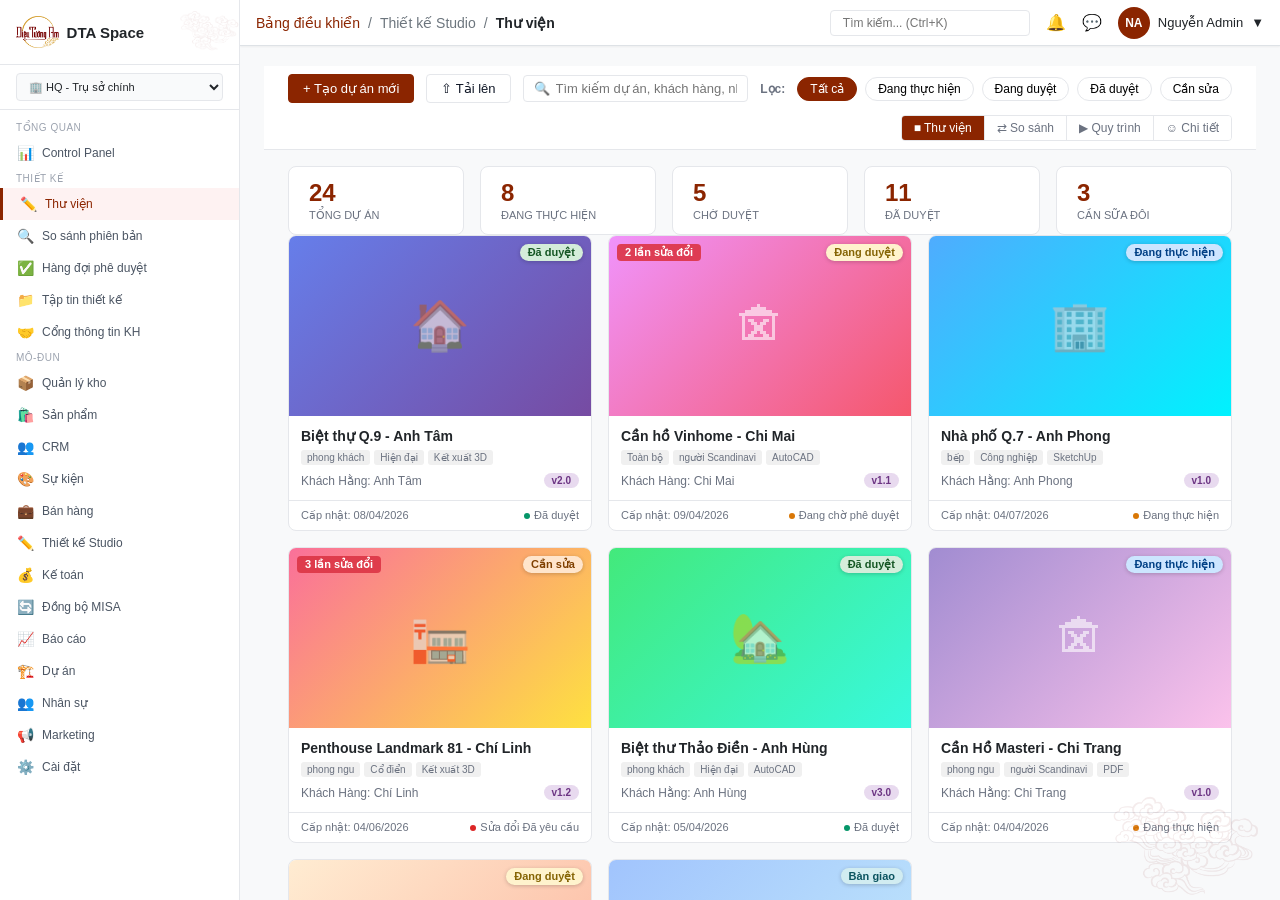
<file: modules/design_studio.html>
<!DOCTYPE html>
<html lang="vi">

<head>
    <meta charset="UTF-8">
    <meta name="viewport" content="width=device-width, initial-scale=1.0">
    <title>Studio Thiết Kế - Không Gian DTA | Odoo</title>
    <style>
        /* ===== RESET & BASE ===== */
        * {
            margin: 0;
            padding: 0;
            box-sizing: border-box;
        }

        html {
            font-size: 13px;
        }

        body {
            font-family: 'Segoe UI', Roboto, -apple-system, BlinkMacSystemFont, sans-serif;
            background: #F8F9FA;
            color: #212529;
            min-height: 100vh;
            position: relative;
            display: flex;
        }

        a {
            text-decoration: none;
            color: inherit;
        }

        button {
            cursor: pointer;
            border: none;
            background: none;
            font: inherit;
        }

        input,
        select,
        textarea {
            font: inherit;
        }

        /* ===== ODOO COLORS ===== */
        :root {
            --o-primary: #8B2500;
            --o-primary-light: #FFF5F2;
            --o-primary-dark: #6B1C00;
            --o-bg: #F9FAFB;
            --o-sidebar: #FFFFFF;
            --o-sidebar-hover: #F9FAFB;
            --o-border: #E5E7EB;
            --o-text: #111827;
            --o-text-muted: #6B7280;
            --o-success: #059669;
            --o-warning: #D97706;
            --o-danger: #DC2626;
            --accent-gold: #C49549;
            --shadow-xs: 0 1px 2px rgba(0, 0, 0, 0.03);
            --shadow-sm: 0 2px 4px rgba(0, 0, 0, 0.05);
            --shadow-md: 0 4px 12px rgba(0, 0, 0, 0.08);
            --radius-sm: 6px;
            --radius-md: 8px;
            --radius-lg: 12px;
            --transition-fast: 150ms cubic-bezier(0.4, 0, 0.2, 1);
            --transition-normal: 250ms cubic-bezier(0.4, 0, 0.2, 1);
            --o-info: #17A2B8;
            --o-card: #FFFFFF;
            --o-header: #FFFFFF;
            --ds-gradient-1: linear-gradient(135deg, #667eea, #764ba2);
            --ds-gradient-2: linear-gradient(135deg, #f093fb, #f5576c);
            --ds-gradient-3: linear-gradient(135deg, #4facfe, #00f2fe);
            --ds-gradient-4: linear-gradient(135deg, #43e97b, #38f9de);
            --ds-gradient-5: linear-gradient(135deg, #fa709a, #fee140);
            --ds-gradient-6: linear-gradient(135deg, #a18cd1, #fbc2eb);
        }

        /* ===== LAYOUT ===== */
        .app-layout {
            display: flex;
            height: 100vh;
            overflow: hidden;
            width: 100%;
        }

        /* STANDARD SIDEBAR */
        .sidebar {
            position: relative;
            width: 240px;
            background: #FFFFFF;
            color: #212529;
            border-right: 1px solid #E5E7EB;
            display: flex;
            flex-direction: column;
            flex-shrink: 0;
        }

        .sidebar-header {
            padding: 16px;
            border-bottom: 1px solid #E5E7EB;
        }

        .sidebar-logo {
            display: flex;
            align-items: center;
            gap: 8px;
        }

        .logo-icon {
            width: 32px;
            height: 32px;
            background: #8B2500;
            border-radius: 6px;
            display: flex;
            align-items: center;
            justify-content: center;
            font-weight: bold;
            font-size: 12px;
        }

        .logo-text {
            font-size: 15px;
            font-weight: bold;
        }

        .entity-switcher {
            padding: 8px 16px;
            border-bottom: 1px solid #E5E7EB;
        }

        .entity-switcher select {
            width: 100%;
            padding: 6px 8px;
            border: 1px solid #E5E7EB;
            border-radius: 4px;
            background: #F9FAFB;
            color: #212529;
            font-size: 11px;
        }

        .entity-switcher select option {
            color: #212529;
            background: white;
        }

        .sidebar-nav {
            flex: 1;
            overflow-y: auto;
            padding: 8px 0;
        }

        .nav-section {
            margin-bottom: 0px;
        }

        .nav-section-title {
            padding: 4px 16px;
            font-size: 10px;
            text-transform: uppercase;
            color: #9CA3AF;
            letter-spacing: 0.5px;
        }

        .nav-item {
            display: flex;
            align-items: center;
            padding: 8px 16px;
            color: #4B5563;
            cursor: pointer;
            transition: all 0.2s;
            gap: 8px;
            text-decoration: none;
            font-size: 12px;
        }

        .nav-item:hover {
            background: #F3F4F6;
            color: #111827;
        }

        .nav-item.active {
            background: #FEF2F2;
            color: #8B2500;
            font-weight: 500;
            border-left: 3px solid #8B2500;
        }

        .nav-icon {
            width: 18px;
            text-align: center;
            font-size: 14px;
        }

        .o-sidebar {
            width: 260px;
            background: var(--o-sidebar);
            color: #212529;
            border-right: 1px solid #E5E7EB;
            flex-shrink: 0;
            display: flex;
            flex-direction: column;
            position: fixed;
            top: 0;
            left: 0;
            bottom: 0;
            z-index: 100;
            overflow-y: auto;
        }

        .o-main {
            margin-left: 240px;
            flex: 1;
            display: flex;
            flex-direction: column;
            min-height: 100vh;
        }

        .o-topbar {
            height: 46px;
            background: var(--o-primary);
            color: #fff;
            display: flex;
            align-items: center;
            padding: 0 16px;
            position: sticky;
            top: 0;
            z-index: 90;
            justify-content: space-between;
        }

        .o-content {
            flex: 1;
            padding: 16px 24px;
        }

        /* ===== SIDEBAR ===== */
        .o-sidebar-logo {
            padding: 16px 20px;
            border-bottom: 1px solid #E5E7EB;
            display: flex;
            align-items: center;
            gap: 10px;
        }

        .o-sidebar-logo .logo-icon {
            width: 36px;
            height: 36px;
            background: var(--o-primary-light);
            border-radius: 8px;
            display: flex;
            align-items: center;
            justify-content: center;
            font-weight: 700;
            font-size: 16px;
        }

        .o-sidebar-logo .logo-text {
            font-size: 15px;
            font-weight: 600;
        }

        .o-sidebar-logo .logo-sub {
            font-size: 10px;
            opacity: .6;
            display: block;
        }

        .o-sidebar-nav {
            padding: 8px 0;
        }

        .o-sidebar-nav .nav-section {
            margin-bottom: 0px;
        }

        .o-sidebar-nav .nav-section-title {
            padding: 4px 16px;
            font-size: 10px;
            text-transform: uppercase;
            color: #9CA3AF;
            letter-spacing: 0.5px;
        }

        .o-sidebar-nav .nav-item {
            display: flex;
            align-items: center;
            padding: 8px 16px;
            color: #4B5563;
            cursor: pointer;
            transition: all 0.2s;
            gap: 8px;
            text-decoration: none;
            font-size: 12px;
        }

        .o-sidebar-nav .nav-item:hover {
            background: #F3F4F6;
            color: #111827;
        }

        .o-sidebar-nav .nav-item.active {
            background: #FEF2F2;
            color: #8B2500;
            font-weight: 500;
            border-left: 3px solid #8B2500;
        }

        .o-sidebar-nav .nav-icon {
            width: 18px;
            text-align: center;
            font-size: 14px;
        }

        .o-sidebar-section {
            padding: 8px 20px 4px;
            font-size: 10px;
            text-transform: uppercase;
            letter-spacing: 1px;
            opacity: .4;
            margin-top: 8px;
        }

        .o-sidebar-link {
            display: flex;
            align-items: center;
            gap: 10px;
            padding: 8px 20px;
            color: #4B5563;
            transition: .15s;
            font-size: 13px;
        }

        .o-sidebar-link:hover {
            background: var(--o-sidebar-hover);
            color: #111827;
        }

        .o-sidebar-link.active {
            background: var(--o-primary);
            color: #fff;
            border-left: 3px solid #fff;
        }

        .o-sidebar-link .icon {
            width: 18px;
            text-align: center;
            font-size: 14px;
        }

        .o-sidebar-link .badge {
            margin-left: auto;
            background: rgba(255, 255, 255, .2);
            padding: 1px 7px;
            border-radius: 10px;
            font-size: 11px;
        }

        /* ===== TOPBAR ===== */
        .o-topbar-left {
            display: flex;
            align-items: center;
            gap: 16px;
        }

        .o-topbar-left .breadcrumbs {
            font-size: 13px;
            opacity: .9;
        }

        .o-topbar-left .breadcrumbs span {
            opacity: .6;
        }

        .o-topbar-right {
            display: flex;
            align-items: center;
            gap: 12px;
        }

        .o-topbar-right .avatar {
            width: 28px;
            height: 28px;
            border-radius: 50%;
            background: rgba(255, 255, 255, .25);
            display: flex;
            align-items: center;
            justify-content: center;
            font-size: 12px;
        }

        .o-entity-switcher {
            display: flex;
            align-items: center;
            gap: 6px;
            background: rgba(255, 255, 255, .15);
            padding: 4px 10px;
            border-radius: 6px;
            font-size: 12px;
            cursor: pointer;
        }

        .o-entity-switcher:hover {
            background: rgba(255, 255, 255, .25);
        }

        /* ===== CONTROL PANEL ===== */
        .o-control-panel {
            background: var(--o-header);
            border-bottom: 1px solid var(--o-border);
            padding: 8px 24px;
            display: flex;
            align-items: center;
            gap: 12px;
            flex-wrap: wrap;
        }

        .o-btn {
            padding: 6px 14px;
            border-radius: 4px;
            font-size: 13px;
            display: inline-flex;
            align-items: center;
            gap: 6px;
            transition: .15s;
            border: 1px solid var(--o-border);
            background: #fff;
            color: var(--o-text);
        }

        .o-btn:hover {
            background: #f0f0f0;
        }

        .o-btn-primary {
            background: var(--o-primary);
            color: #fff;
            border-color: var(--o-primary);
        }

        .o-btn-primary:hover {
            background: var(--o-primary-dark);
        }

        .o-btn-sm {
            padding: 4px 10px;
            font-size: 12px;
        }

        .o-btn-icon {
            padding: 6px 8px;
            font-size: 16px;
        }

        .o-search-box {
            border: 1px solid var(--o-border);
            border-radius: 4px;
            padding: 5px 10px;
            display: flex;
            align-items: center;
            gap: 6px;
            flex: 1;
            min-width: 200px;
            max-width: 400px;
        }

        .o-search-box input {
            border: none;
            outline: none;
            flex: 1;
            background: transparent;
            font-size: 13px;
        }

        .o-view-switcher {
            display: flex;
            border: 1px solid var(--o-border);
            border-radius: 4px;
            overflow: hidden;
            margin-left: auto;
        }

        .o-view-switcher button {
            padding: 5px 12px;
            font-size: 12px;
            border-right: 1px solid var(--o-border);
            background: #fff;
            color: var(--o-text-muted);
            display: flex;
            align-items: center;
            gap: 4px;
        }

        .o-view-switcher button:last-child {
            border-right: none;
        }

        .o-view-switcher button.active {
            background: var(--o-primary);
            color: #fff;
        }

        .o-view-switcher button:hover:not(.active) {
            background: #f5f5f5;
        }

        .o-favorite {
            color: #FFC107;
        }

        /* ===== STATUS BADGES ===== */
        .badge {
            display: inline-block;
            padding: 2px 8px;
            border-radius: 10px;
            font-size: 11px;
            font-weight: 600;
        }

        .badge-draft {
            background: #E9ECEF;
            color: #495057;
        }

        .badge-progress {
            background: #CCE5FF;
            color: #004085;
        }

        .badge-review {
            background: #FFF3CD;
            color: #856404;
        }

        .badge-approved {
            background: #D4EDDA;
            color: #155724;
        }

        .badge-rejected {
            background: #F8D7DA;
            color: #721C24;
        }

        .badge-handover {
            background: #D1ECF1;
            color: #0C5460;
        }

        .badge-revision {
            background: #FFE5CC;
            color: #804000;
        }

        .badge-version {
            background: #E8DAEF;
            color: #6C3483;
            font-size: 10px;
        }

        /* ===== GALLERY VIEW ===== */
        .ds-gallery {
            display: grid;
            grid-template-columns: repeat(auto-fill, minmax(280px, 1fr));
            gap: 16px;
        }

        .ds-card {
            background: var(--o-card);
            border-radius: 8px;
            overflow: hidden;
            border: 1px solid var(--o-border);
            transition: .2s;
            cursor: pointer;
        }

        .ds-card:hover {
            box-shadow: 0 4px 16px rgba(0, 0, 0, .1);
            transform: translateY(-2px);
        }

        .ds-card-thumb {
            height: 180px;
            position: relative;
            overflow: hidden;
        }

        .ds-card-thumb .thumb-placeholder {
            width: 100%;
            height: 100%;
            display: flex;
            align-items: center;
            justify-content: center;
            font-size: 48px;
            color: rgba(255, 255, 255, .6);
        }

        .ds-card-thumb .card-overlay {
            position: absolute;
            top: 8px;
            right: 8px;
            display: flex;
            gap: 4px;
        }

        .ds-card-thumb .card-overlay .badge {
            backdrop-filter: blur(4px);
            box-shadow: 0 1px 4px rgba(0, 0, 0, .2);
        }

        .ds-card-thumb .revision-badge {
            position: absolute;
            top: 8px;
            left: 8px;
            background: rgba(220, 53, 69, .9);
            color: #fff;
            padding: 2px 8px;
            border-radius: 4px;
            font-size: 11px;
            font-weight: 600;
        }

        .ds-card-body {
            padding: 12px;
        }

        .ds-card-body h4 {
            font-size: 14px;
            font-weight: 600;
            margin-bottom: 0px;
            white-space: nowrap;
            overflow: hidden;
            text-overflow: ellipsis;
        }

        .ds-card-body .card-meta {
            display: flex;
            justify-content: space-between;
            align-items: center;
            margin-top: 8px;
            font-size: 12px;
            color: var(--o-text-muted);
        }

        .ds-card-body .card-tags {
            display: flex;
            gap: 4px;
            margin-top: 6px;
            flex-wrap: wrap;
        }

        .ds-card-body .card-tags .tag {
            background: #F0F0F0;
            padding: 2px 6px;
            border-radius: 3px;
            font-size: 10px;
            color: var(--o-text-muted);
        }

        .ds-card-footer {
            padding: 8px 12px;
            border-top: 1px solid var(--o-border);
            display: flex;
            justify-content: space-between;
            align-items: center;
            font-size: 11px;
            color: var(--o-text-muted);
        }

        .ds-card-footer .approval-status {
            display: flex;
            align-items: center;
            gap: 4px;
        }

        .ds-card-footer .approval-status .dot {
            width: 6px;
            height: 6px;
            border-radius: 50%;
        }

        .dot-pending {
            background: var(--o-warning);
        }

        .dot-approved {
            background: var(--o-success);
        }

        .dot-revision {
            background: var(--o-danger);
        }

        /* ===== APPROVAL WORKFLOW VIEW ===== */
        .ds-kanban {
            display: flex;
            gap: 12px;
            overflow-x: auto;
            padding-bottom: 0px;
            min-height: 500px;
        }

        .ds-kanban-col {
            min-width: 220px;
            max-width: 220px;
            background: #F0F0F0;
            border-radius: 8px;
            display: flex;
            flex-direction: column;
            flex-shrink: 0;
        }

        .ds-kanban-header {
            padding: 10px 12px;
            border-radius: 8px 8px 0 0;
            font-weight: 600;
            font-size: 12px;
            display: flex;
            justify-content: space-between;
            align-items: center;
            color: #fff;
        }

        .ds-kanban-col:nth-child(1) .ds-kanban-header {
            background: #6C757D;
        }

        .ds-kanban-col:nth-child(2) .ds-kanban-header {
            background: #17A2B8;
        }

        .ds-kanban-col:nth-child(3) .ds-kanban-header {
            background: #007BFF;
        }

        .ds-kanban-col:nth-child(4) .ds-kanban-header {
            background: #6F42C1;
        }

        .ds-kanban-col:nth-child(5) .ds-kanban-header {
            background: #E83E8C;
        }

        .ds-kanban-col:nth-child(6) .ds-kanban-header {
            background: #FD7E14;
        }

        .ds-kanban-col:nth-child(7) .ds-kanban-header {
            background: #28A745;
        }

        .ds-kanban-col:nth-child(8) .ds-kanban-header {
            background: #20C997;
        }

        .ds-kanban-count {
            background: rgba(255, 255, 255, .3);
            padding: 1px 8px;
            border-radius: 10px;
            font-size: 11px;
        }

        .ds-kanban-body {
            padding: 8px;
            flex: 1;
            overflow-y: auto;
        }

        .ds-kanban-card {
            background: #fff;
            border-radius: 6px;
            padding: 10px;
            margin-bottom: 0px;
            border: 1px solid var(--o-border);
            cursor: pointer;
            transition: .15s;
        }

        .ds-kanban-card:hover {
            box-shadow: 0 2px 8px rgba(0, 0, 0, .1);
        }

        .ds-kanban-card h5 {
            font-size: 13px;
            font-weight: 600;
            margin-bottom: 0px;
        }

        .ds-kanban-card .kmeta {
            font-size: 11px;
            color: var(--o-text-muted);
            margin-bottom: 0px;
        }

        .ds-kanban-card .kbadges {
            display: flex;
            gap: 3px;
            flex-wrap: wrap;
        }

        /* ===== VERSION COMPARE VIEW ===== */
        .ds-compare {
            display: flex;
            gap: 16px;
            height: calc(100vh - 200px);
        }

        .ds-compare-panel {
            flex: 1;
            background: #fff;
            border: 1px solid var(--o-border);
            border-radius: 8px;
            display: flex;
            flex-direction: column;
            overflow: hidden;
        }

        .ds-compare-header {
            padding: 12px 16px;
            border-bottom: 1px solid var(--o-border);
            display: flex;
            justify-content: space-between;
            align-items: center;
            background: #FAFAFA;
        }

        .ds-compare-header h3 {
            font-size: 14px;
            font-weight: 600;
        }

        .ds-compare-body {
            flex: 1;
            display: flex;
            align-items: center;
            justify-content: center;
            padding: 16px;
            position: relative;
        }

        .ds-compare-body .diff-placeholder {
            width: 100%;
            height: 100%;
            border-radius: 6px;
            display: flex;
            flex-direction: column;
            align-items: center;
            justify-content: center;
            gap: 8px;
        }

        .ds-diff-marker {
            position: absolute;
            padding: 4px 8px;
            background: #FFF3CD;
            border: 1px solid #FFC107;
            border-radius: 4px;
            font-size: 11px;
            font-weight: 600;
        }

        .ds-compare-center {
            display: flex;
            flex-direction: column;
            align-items: center;
            justify-content: center;
            padding: 0 8px;
        }

        .ds-compare-center .vs {
            font-size: 24px;
            font-weight: 700;
            color: var(--o-primary);
        }

        .ds-compare-center .diff-info {
            font-size: 11px;
            color: var(--o-text-muted);
            margin-top: 4px;
            text-align: center;
        }

        /* ===== DESIGN DETAIL FORM ===== */
        .ds-detail {
            background: #fff;
            border-radius: 8px;
            border: 1px solid var(--o-border);
            overflow: hidden;
        }

        .ds-detail-header {
            padding: 16px 24px;
            border-bottom: 1px solid var(--o-border);
            display: flex;
            justify-content: space-between;
            align-items: flex-start;
        }

        .ds-detail-header h2 {
            font-size: 20px;
            font-weight: 600;
        }

        .ds-detail-header .detail-actions {
            display: flex;
            gap: 8px;
        }

        .ds-detail-tabs {
            display: flex;
            border-bottom: 1px solid var(--o-border);
            padding: 0 24px;
            background: #FAFAFA;
        }

        .ds-detail-tab {
            padding: 10px 16px;
            font-size: 13px;
            color: var(--o-text-muted);
            border-bottom: 2px solid transparent;
            cursor: pointer;
            transition: .15s;
        }

        .ds-detail-tab:hover {
            color: var(--o-text);
        }

        .ds-detail-tab.active {
            color: var(--o-primary);
            border-bottom-color: var(--o-primary);
            font-weight: 600;
        }

        .ds-detail-body {
            padding: 24px;
        }

        .ds-tab-content {
            display: none;
        }

        .ds-tab-content.active {
            display: block;
        }

        .ds-form-grid {
            display: grid;
            grid-template-columns: repeat(auto-fill, minmax(280px, 1fr));
            gap: 16px;
        }

        .ds-form-group {
            display: flex;
            flex-direction: column;
            gap: 4px;
        }

        .ds-form-group label {
            font-size: 12px;
            font-weight: 600;
            color: var(--o-text-muted);
            text-transform: uppercase;
        }

        .ds-form-group .field-value {
            font-size: 14px;
            padding: 6px 0;
            border-bottom: 1px solid var(--o-border);
        }

        .ds-form-group input,
        .ds-form-group select,
        .ds-form-group textarea {
            padding: 6px 10px;
            border: 1px solid var(--o-border);
            border-radius: 4px;
            font-size: 13px;
        }

        .ds-form-group input:focus,
        .ds-form-group select:focus,
        .ds-form-group textarea:focus {
            outline: none;
            border-color: var(--o-primary);
            box-shadow: 0 0 0 2px rgba(113, 75, 103, .15);
        }

        /* Version Timeline */
        .ds-timeline {
            position: relative;
            padding-left: 32px;
        }

        .ds-timeline::before {
            content: '';
            position: absolute;
            left: 12px;
            top: 0;
            bottom: 0;
            width: 2px;
            background: var(--o-border);
        }

        .ds-timeline-item {
            position: relative;
            padding-bottom: 0px;
        }

        .ds-timeline-item::before {
            content: '';
            position: absolute;
            left: -24px;
            top: 4px;
            width: 12px;
            height: 12px;
            border-radius: 50%;
            background: var(--o-primary);
            border: 2px solid #fff;
            box-shadow: 0 0 0 2px var(--o-primary);
        }

        .ds-timeline-item.latest::before {
            background: var(--o-success);
            box-shadow: 0 0 0 2px var(--o-success);
        }

        .ds-timeline-item.revision::before {
            background: var(--o-danger);
            box-shadow: 0 0 0 2px var(--o-danger);
        }

        .ds-timeline-item .tl-header {
            display: flex;
            justify-content: space-between;
            align-items: center;
            margin-bottom: 0px;
        }

        .ds-timeline-item .tl-version {
            font-weight: 600;
            font-size: 14px;
        }

        .ds-timeline-item .tl-date {
            font-size: 12px;
            color: var(--o-text-muted);
        }

        .ds-timeline-item .tl-desc {
            font-size: 13px;
            color: var(--o-text-muted);
        }

        /* Approval Chain */
        .ds-approval-chain {
            display: flex;
            flex-direction: column;
            gap: 12px;
        }

        .ds-approval-step {
            display: flex;
            align-items: center;
            gap: 12px;
            padding: 10px;
            border-radius: 6px;
            border: 1px solid var(--o-border);
        }

        .ds-approval-step .step-num {
            width: 28px;
            height: 28px;
            border-radius: 50%;
            display: flex;
            align-items: center;
            justify-content: center;
            font-weight: 700;
            font-size: 13px;
            color: #fff;
        }

        .ds-approval-step.step-done .step-num {
            background: var(--o-success);
        }

        .ds-approval-step.step-current .step-num {
            background: var(--o-warning);
            animation: pulse 1.5s infinite;
        }

        .ds-approval-step.step-pending .step-num {
            background: var(--o-border);
            color: var(--o-text-muted);
        }

        .ds-approval-step.step-rejected .step-num {
            background: var(--o-danger);
        }

        .ds-approval-step .step-info {
            flex: 1;
        }

        .ds-approval-step .step-info .step-name {
            font-weight: 600;
            font-size: 13px;
        }

        .ds-approval-step .step-info .step-role {
            font-size: 11px;
            color: var(--o-text-muted);
        }

        .ds-approval-step .step-status {
            font-size: 12px;
            font-weight: 600;
        }

        @keyframes pulse {

            0%,
            100% {
                box-shadow: 0 0 0 0 rgba(255, 193, 7, .4);
            }

            50% {
                box-shadow: 0 0 0 6px rgba(255, 193, 7, 0);
            }
        }

        /* File List */
        .ds-file-list {
            display: flex;
            flex-direction: column;
            gap: 8px;
        }

        .ds-file-item {
            display: flex;
            align-items: center;
            gap: 12px;
            padding: 10px;
            border: 1px solid var(--o-border);
            border-radius: 6px;
            transition: .15s;
        }

        .ds-file-item:hover {
            background: #F8F9FA;
        }

        .ds-file-icon {
            width: 40px;
            height: 40px;
            border-radius: 6px;
            display: flex;
            align-items: center;
            justify-content: center;
            font-size: 12px;
            font-weight: 700;
            color: #fff;
        }

        .ds-file-icon.dwg {
            background: #E24B2D;
        }

        .ds-file-icon.skp {
            background: #7B68EE;
        }

        .ds-file-icon.jpg {
            background: #28A745;
        }

        .ds-file-icon.pdf {
            background: #DC3545;
        }

        .ds-file-info {
            flex: 1;
        }

        .ds-file-info .file-name {
            font-weight: 600;
            font-size: 13px;
        }

        .ds-file-info .file-meta {
            font-size: 11px;
            color: var(--o-text-muted);
        }

        /* Upload Zone */
        .ds-upload-zone {
            border: 2px dashed var(--o-border);
            border-radius: 8px;
            padding: 40px;
            text-align: center;
            transition: .2s;
            cursor: pointer;
        }

        .ds-upload-zone:hover,
        .ds-upload-zone.dragover {
            border-color: var(--o-primary);
            background: rgba(113, 75, 103, .05);
        }

        .ds-upload-zone .upload-icon {
            font-size: 48px;
            color: var(--o-primary-light);
            margin-bottom: 0px;
        }

        .ds-upload-zone p {
            color: var(--o-text-muted);
            font-size: 13px;
        }

        /* Feedback Section */
        .ds-feedback {
            display: flex;
            flex-direction: column;
            gap: 12px;
        }

        .ds-feedback-item {
            padding: 12px;
            border: 1px solid var(--o-border);
            border-radius: 6px;
        }

        .ds-feedback-item .fb-header {
            display: flex;
            justify-content: space-between;
            align-items: center;
            margin-bottom: 0px;
        }

        .ds-feedback-item .fb-author {
            font-weight: 600;
            font-size: 13px;
        }

        .ds-feedback-item .fb-date {
            font-size: 11px;
            color: var(--o-text-muted);
        }

        .ds-feedback-item .fb-text {
            font-size: 13px;
            color: var(--o-text-muted);
        }

        .ds-feedback-input {
            display: flex;
            gap: 8px;
            margin-top: 8px;
        }

        .ds-feedback-input input {
            flex: 1;
            padding: 8px 12px;
            border: 1px solid var(--o-border);
            border-radius: 4px;
        }

        .ds-feedback-input button {
            padding: 8px 16px;
        }

        /* Handover Checklist */
        .ds-checklist {
            display: flex;
            flex-direction: column;
            gap: 8px;
        }

        .ds-checklist-item {
            display: flex;
            align-items: center;
            gap: 10px;
            padding: 10px;
            border: 1px solid var(--o-border);
            border-radius: 6px;
        }

        .ds-checklist-item input[type="checkbox"] {
            width: 18px;
            height: 18px;
            accent-color: var(--o-primary);
        }

        .ds-checklist-item .check-label {
            flex: 1;
            font-size: 13px;
        }

        .ds-checklist-item .check-note {
            font-size: 11px;
            color: var(--o-text-muted);
        }

        .ds-checklist-item.checked {
            background: #F0FFF0;
            border-color: #C3E6CB;
        }

        /* Client Portal Preview */
        .ds-client-portal {
            background: #fff;
            border: 1px solid var(--o-border);
            border-radius: 8px;
            overflow: hidden;
            max-width: 800px;
            margin: 0 auto;
        }

        .ds-client-portal .portal-header {
            background: var(--o-primary);
            color: #fff;
            padding: 16px 24px;
            display: flex;
            justify-content: space-between;
            align-items: center;
        }

        .ds-client-portal .portal-body {
            padding: 24px;
        }

        .ds-client-portal .portal-preview-badge {
            background: var(--o-warning);
            color: #000;
            padding: 4px 12px;
            border-radius: 12px;
            font-size: 11px;
            font-weight: 600;
        }

        /* ===== MODALS ===== */
        .o-modal-overlay {
            position: fixed;
            top: 0;
            left: 0;
            right: 0;
            bottom: 0;
            background: rgba(0, 0, 0, .5);
            z-index: 1000;
            display: none;
            align-items: center;
            justify-content: center;
        }

        .o-modal-overlay.show {
            display: flex;
        }

        .o-modal {
            background: #fff;
            border-radius: 8px;
            width: 90%;
            max-width: 600px;
            max-height: 90vh;
            overflow-y: auto;
            box-shadow: 0 8px 32px rgba(0, 0, 0, .2);
        }

        .o-modal-header {
            padding: 16px 24px;
            border-bottom: 1px solid var(--o-border);
            display: flex;
            justify-content: space-between;
            align-items: center;
        }

        .o-modal-header h3 {
            font-size: 16px;
            font-weight: 600;
        }

        .o-modal-close {
            font-size: 20px;
            color: var(--o-text-muted);
            padding: 4px;
        }

        .o-modal-close:hover {
            color: var(--o-text);
        }

        .o-modal-body {
            padding: 24px;
        }

        .o-modal-footer {
            padding: 12px 24px;
            border-top: 1px solid var(--o-border);
            display: flex;
            justify-content: flex-end;
            gap: 8px;
        }

        /* ===== TOAST ===== */
        .o-toast-container {
            position: fixed;
            top: 56px;
            right: 24px;
            z-index: 1100;
            display: flex;
            flex-direction: column;
            gap: 8px;
        }

        .o-toast {
            background: #fff;
            border-radius: 6px;
            padding: 12px 20px;
            box-shadow: 0 4px 16px rgba(0, 0, 0, .15);
            display: flex;
            align-items: center;
            gap: 10px;
            min-width: 280px;
            animation: slideIn .3s ease;
            border-left: 4px solid var(--o-primary);
        }

        .o-toast.success {
            border-left-color: var(--o-success);
        }

        .o-toast.warning {
            border-left-color: var(--o-warning);
        }

        .o-toast.error {
            border-left-color: var(--o-danger);
        }

        .o-toast .toast-icon {
            font-size: 18px;
        }

        .o-toast .toast-msg {
            font-size: 13px;
            flex: 1;
        }

        .o-toast .toast-close {
            font-size: 16px;
            color: var(--o-text-muted);
            cursor: pointer;
        }

        @keyframes slideIn {
            from {
                transform: translateX(100%);
                opacity: 0;
            }

            to {
                transform: translateX(0);
                opacity: 1;
            }
        }

        @keyframes slideOut {
            from {
                transform: translateX(0);
                opacity: 1;
            }

            to {
                transform: translateX(100%);
                opacity: 0;
            }
        }

        /* ===== STATS BAR ===== */
        .ds-stats {
            display: flex;
            gap: 16px;
            margin-bottom: 0px;
            flex-wrap: wrap;
        }

        .ds-stat {
            background: #fff;
            border: 1px solid var(--o-border);
            border-radius: 8px;
            padding: 12px 20px;
            flex: 1;
            min-width: 150px;
        }

        .ds-stat .stat-value {
            font-size: 24px;
            font-weight: 700;
            color: var(--o-primary);
        }

        .ds-stat .stat-label {
            font-size: 11px;
            color: var(--o-text-muted);
            text-transform: uppercase;
            margin-top: 2px;
        }

        /* Standard main content - using flexbox layout */
        .main-content {
            flex: 1;
            display: flex;
            flex-direction: column;
            overflow: hidden;
        }

        /* Top Header */
        .top-header {
            height: 46px;
            background: white;
            border-bottom: 1px solid #DEE2E6;
            display: flex;
            align-items: center;
            padding: 0 16px;
            gap: 16px;
            box-shadow: 0 1px 2px rgba(0, 0, 0, 0.05);
            flex-shrink: 0;
        }

        .breadcrumb {
            display: flex;
            align-items: center;
            gap: 8px;
            font-size: 14px;
        }

        .breadcrumb a {
            color: #8B2500;
            text-decoration: none;
        }

        .breadcrumb span {
            color: #6C757D;
        }

        .header-actions {
            margin-left: auto;
            display: flex;
            align-items: center;
            gap: 16px;
        }

        .search-box {
            position: relative;
        }

        .search-box input {
            padding: 5px 12px;
            border: 1px solid var(--o-border);
            border-radius: 4px;
            font-size: 12px;
            width: 200px;
        }

        /* Search icon removed - using standard styling */

        .user-menu {
            display: flex;
            align-items: center;
            gap: 8px;
            cursor: pointer;
        }

        .user-avatar {
            width: 32px;
            height: 32px;
            border-radius: 50%;
            background: #8B2500;
            color: white;
            display: flex;
            align-items: center;
            justify-content: center;
            font-weight: bold;
            font-size: 12px;
        }

        .page-content {
            flex: 1;
            overflow-y: auto;
            padding: 20px 24px;
        }

        /* ===== RESPONSIVE ===== */
        @media(max-width:768px) {
            .o-sidebar {
                width: 60px;
            }

            .o-sidebar .logo-text,
            .o-sidebar .logo-sub,
            .o-sidebar .nav-text,
            .o-sidebar .badge,
            .o-sidebar-section {
                display: none;
            }

            .o-main {
                margin-left: 60px;
            }

            .ds-gallery {
                grid-template-columns: 1fr 1fr;
            }

            .ds-compare {
                flex-direction: column;
                height: auto;
            }

            .ds-kanban {
                flex-direction: column;
            }

            .ds-kanban-col {
                min-width: 100%;
                max-width: 100%;
            }
        }

        /* ===== SCROLLBAR ===== */
        ::-webkit-scrollbar {
            width: 6px;
            height: 6px;
        }

        ::-webkit-scrollbar-track {
            background: #f0f0f0;
            border-radius: 3px;
        }

        ::-webkit-scrollbar-thumb {
            background: #ccc;
            border-radius: 3px;
        }

        ::-webkit-scrollbar-thumb:hover {
            background: #aaa;
        }

        /* ===== SECTION TITLE ===== */
        .ds-section-title {
            font-size: 14px;
            font-weight: 600;
            margin-bottom: 0px;
            padding-bottom: 0px;
            border-bottom: 1px solid var(--o-border);
            display: flex;
            align-items: center;
            gap: 8px;
        }

        /* ===== FILTERS BAR ===== */
        .ds-filters {
            display: flex;
            gap: 8px;
            margin-bottom: 0px;
            flex-wrap: wrap;
            align-items: center;
        }

        .ds-filter-chip {
            padding: 4px 12px;
            border: 1px solid var(--o-border);
            border-radius: 16px;
            font-size: 12px;
            cursor: pointer;
            background: #fff;
            transition: .15s;
        }

        .ds-filter-chip:hover,
        .ds-filter-chip.active {
            background: var(--o-primary);
            color: #fff;
            border-color: var(--o-primary);
        }

        .ds-filter-label {
            font-size: 12px;
            font-weight: 600;
            color: var(--o-text-muted);
            margin-right: 4px;
        }

        .tooltip {
            position: relative;
            cursor: pointer;
            font-size: 16px;
        }

        .tooltip::after {
            content: attr(data-tip);
            position: absolute;
            bottom: -28px;
            left: 50%;
            transform: translateX(-50%);
            background: #333;
            color: white;
            padding: 4px 8px;
            border-radius: 4px;
            font-size: 11px;
            white-space: nowrap;
            opacity: 0;
            pointer-events: none;
            transition: opacity 0.2s;
        }

        .tooltip:hover::after {
            opacity: 1;
        }

        /* Pattern decoration */
        .sidebar-pattern {
            position: absolute;
            top: 0;
            right: 0;
            width: 60px;
            height: 60px;
            background-image: url('../Media/pattern.png');
            background-size: contain;
            background-repeat: no-repeat;
            background-position: center;
            opacity: 0.08;
            pointer-events: none;
            z-index: 1;
        }


        .page-pattern {
            position: fixed;
            bottom: 0px;
            right: 20px;
            width: 150px;
            height: 150px;
            background-image: url('../Media/pattern.png');
            background-size: contain;
            margin-bottom: -20px;
            background-repeat: no-repeat;
            background-position: center;
            opacity: 0.08;
            pointer-events: none;
            z-index: 0;
        }
    </style>
</head>

<body>

    <div class="app-layout">
        <!-- SIDEBAR -->
        <aside class="sidebar" id="sidebar">
            <div class="sidebar-header">
                <div class="sidebar-pattern"></div>
                <div class="sidebar-logo">
                    <img src="../Media/DTA-LOGO.png" alt="DTA Space" style="height: 32px; width: auto;">
                    <div class="logo-text">DTA Space</div>
                </div>
            </div>
            <div class="entity-switcher">
                <select id="entitySelect" onchange="switchEntity(this.value)">
                    <option value="hq">🏢 HQ - Trụ sở chính</option>
                    <option value="nk">🏪 NK - Cửa hàng Nguyễn Kiệm</option>
                    <option value="bt">🏪 BT - Cửa Hàng Bà Triệu</option>
                </select>
            </div>
            <nav class="sidebar-nav" id="sidebarNav">
                <div class="nav-section">
                    <div class="nav-section-title">Tổng quan</div>
                    <a class="nav-item" href="../index.html"><span class="nav-icon">📊</span><span>Control Panel</span></a>
                </div>
                <div class="nav-section">
                    <div class="nav-section-title">Thiết kế</div>
                    <a class="nav-item active" id="nav-gallery" href="#" onclick="switchViewNav('gallery','Thư viện'); return false;"><span class="nav-icon">✏️</span><span>Thư viện</span></a>
                    <a class="nav-item" id="nav-compare" href="#" onclick="switchViewNav('compare','So sánh phiên bản'); return false;"><span class="nav-icon">🔍</span><span>So sánh phiên bản</span></a>
                    <a class="nav-item" id="nav-approval-queue" href="#" onclick="switchViewNav('approval-queue','Hàng đợi phê duyệt'); return false;"><span class="nav-icon">✅</span><span>Hàng đợi phê duyệt</span></a>
                    <a class="nav-item" id="nav-files" href="#" onclick="switchViewNav('files','Tập tin thiết kế'); return false;"><span class="nav-icon">📁</span><span>Tập tin thiết kế</span></a>
                    <a class="nav-item" id="nav-client-portal" href="#" onclick="switchViewNav('client-portal','Cổng thông tin khách hàng'); return false;"><span class="nav-icon">🤝</span><span>Cổng thông tin KH</span></a>
                </div>
                <div class="nav-section">
                    <div class="nav-section-title">Mô-đun</div>
                    <a class="nav-item" href="inventory.html"><span class="nav-icon">📦</span><span>Quản lý kho</span></a>
                    <a class="nav-item" href="products.html"><span class="nav-icon">🛍️</span><span>Sản phẩm</span></a>
                    <a class="nav-item" href="crm.html"><span class="nav-icon">👥</span><span>CRM</span></a>
                    <a class="nav-item" href="events.html"><span class="nav-icon">🎨</span><span>Sự kiện</span></a>
                    <a class="nav-item" href="sales.html"><span class="nav-icon">💼</span><span>Bán hàng</span></a>
                    <a class="nav-item" href="design_studio.html"><span class="nav-icon">✏️</span><span>Thiết kế Studio</span></a>
                    <a class="nav-item" href="accounting.html"><span class="nav-icon">💰</span><span>Kế toán</span></a>
                    <a class="nav-item" href="misa.html"><span class="nav-icon">🔄</span><span>Đồng bộ MISA</span></a>
                    <a class="nav-item" href="reports.html"><span class="nav-icon">📈</span><span>Báo cáo</span></a>
                    <a class="nav-item" href="projects.html"><span class="nav-icon">🏗️</span><span>Dự án</span></a>
                    <a class="nav-item" href="hr.html"><span class="nav-icon">👥</span><span>Nhân sự</span></a>
                    <a class="nav-item" href="marketing.html"><span class="nav-icon">📢</span><span>Marketing</span></a>
                    <a class="nav-item" href="settings.html"><span class="nav-icon">⚙️</span><span>Cài đặt</span></a>
                </div>
            </nav>
        </aside>

        <!-- MAIN CONTENT -->
        <div class="main-content">
            <!-- TOP HEADER -->
            <header class="top-header">
                <div class="breadcrumb">
                    <a href="../index.html">Bảng điều khiển</a>
                    <span>/</span>
                    <span>Thiết kế Studio</span>
                    <span>/</span>
                    <strong id="breadcrumbCurrent">Thư viện</strong>
                </div>
                <div class="header-actions">
                    <div class="search-box">
                        <input type="text" placeholder="Tìm kiếm... (Ctrl+K)" id="globalSearch">
                    </div>
                    <span class="tooltip" data-tip="Notifications">🔔</span>
                    <span class="tooltip" data-tip="Messages">💬</span>
                    <div class="user-menu">
                        <div class="user-avatar">NA</div>
                        <span>Nguyễn Admin</span>
                        <span>▼</span>
                    </div>
                </div>
            </header>

            <!-- PAGE CONTENT -->
            <div class="page-content">

                <!-- Bảng điều khiển -->
                <div class="o-control-panel" id="control-panel">
                    <button class="o-btn o-btn-primary" onclick="showModal('upload-modal')">&#43; Tạo dự án mới</button>
                    <button class="o-btn" onclick="showModal('upload-modal')">&#8679; Tải lên</button>
                    <div class="o-search-box">
                        <span>&#128269;</span>
                        <input type="text" placeholder="Tìm kiếm dự án, khách hàng, nhà thiết kế..." id="global-search"
                            onkeyup="filterCards()">
                    </div>
                    <div class="ds-filters" id="filter-bar">
                        <span class="ds-filter-label">Lọc:</span>
                        <button class="ds-filter-chip active" onclick="filterByStatus(this,'all')">Tất cả</button>
                        <button class="ds-filter-chip" onclick="filterByStatus(this,'progress')">Đang thực hiện</button>
                        <button class="ds-filter-chip" onclick="filterByStatus(this,'review')">Đang duyệt</button>
                        <button class="ds-filter-chip" onclick="filterByStatus(this,'approved')">Đã duyệt</button>
                        <button class="ds-filter-chip" onclick="filterByStatus(this,'revision')">Cần sửa</button>
                    </div>
                    <div class="o-view-switcher">
                        <button class="active" onclick="showView('gallery')" id="btn-gallery"
                            title="Gallery View">&#9632;
                            Thư viện</button>
                        <button onclick="showView('compare')" id="btn-compare" title="Version Compare">&#8644;
                            So sánh</button>
                        <button onclick="showView('workflow')" id="btn-workflow" title="Approval Workflow">&#9654;
                            Quy trình</button>
                        <button onclick="showView('detail')" id="btn-detail" title="Design Detail">&#9786;
                            Chi tiết</button>
                    </div>
                </div>

                <!-- ===== CONTENT AREA ===== -->
                <div class="o-content">

                    <!-- ===== GALLERY VIEW ===== -->
                    <div id="gallery-view" class="view-content">
                        <!-- Stats -->
                        <div class="ds-stats">
                            <div class="ds-stat">
                                <div class="stat-value">24</div>
                                <div class="stat-label">Tổng dự án</div>
                            </div>
                            <div class="ds-stat">
                                <div class="stat-value">8</div>
                                <div class="stat-label">Đang thực hiện</div>
                            </div>
                            <div class="ds-stat">
                                <div class="stat-value">5</div>
                                <div class="stat-label">Chờ duyệt</div>
                            </div>
                            <div class="ds-stat">
                                <div class="stat-value">11</div>
                                <div class="stat-label">Đã duyệt</div>
                            </div>
                            <div class="ds-stat">
                                <div class="stat-value">3</div>
                                <div class="stat-label">Cần sữa đôi</div>
                            </div>
                        </div>

                        <!-- Gallery Grid -->
                        <div class="ds-gallery" id="gallery-grid">

                            <!-- Card 1 -->
                            <div class="ds-card" data-status="approved" data-project="villa-q9"
                                onclick="openDetail('villa-q9')">
                                <div class="ds-card-thumb" style="background:var(--ds-gradient-1);">
                                    <div class="thumb-placeholder">&#127968;</div>
                                    <div class="card-overlay"><span class="badge badge-approved">Đã duyệt</span></div>
                                </div>
                                <div class="ds-card-body">
                                    <h4>Biệt thự Q.9 - Anh Tâm</h4>
                                    <div class="card-tags"><span class="tag">phong khách</span><span class="tag">Hiện
                                            đại</span><span class="tag">Kết xuất 3D</span></div>
                                    <div class="card-meta"><span>Khách Hằng: Anh Tâm</span><span
                                            class="badge badge-version">v2.0</span></div>
                                </div>
                                <div class="ds-card-footer">
                                    <span>Cấp nhật: 08/04/2026</span>
                                    <div class="approval-status"><span class="dot dot-approved"></span>Đã duyệt</div>
                                </div>
                            </div>

                            <!-- Card 2 -->
                            <div class="ds-card" data-status="review" data-project="vinhomes-mai"
                                onclick="openDetail('vinhomes-mai')">
                                <div class="ds-card-thumb" style="background:var(--ds-gradient-2);">
                                    <div class="thumb-placeholder">&#127962;</div>
                                    <div class="card-overlay"><span class="badge badge-review">Đang duyệt</span></div>
                                    <div class="revision-badge">2 lần sửa đổi</div>
                                </div>
                                <div class="ds-card-body">
                                    <h4>Cần hồ Vinhome - Chi Mai</h4>
                                    <div class="card-tags"><span class="tag">Toàn bộ</span><span class="tag">người
                                            Scandinavi</span><span class="tag">AutoCAD</span></div>
                                    <div class="card-meta"><span>Khách Hàng: Chi Mai</span><span
                                            class="badge badge-version">v1.1</span></div>
                                </div>
                                <div class="ds-card-footer">
                                    <span>Cấp nhật: 09/04/2026</span>
                                    <div class="approval-status"><span class="dot dot-pending"></span>Đang chờ phê duyệt
                                    </div>
                                </div>
                            </div>

                            <!-- Card 3 -->
                            <div class="ds-card" data-status="progress" data-project="nha-pho-q7"
                                onclick="openDetail('nha-pho-q7')">
                                <div class="ds-card-thumb" style="background:var(--ds-gradient-3);">
                                    <div class="thumb-placeholder">&#127970;</div>
                                    <div class="card-overlay"><span class="badge badge-progress">Đang thực hiện</span>
                                    </div>
                                </div>
                                <div class="ds-card-body">
                                    <h4>Nhà phố Q.7 - Anh Phong</h4>
                                    <div class="card-tags"><span class="tag">bếp</span><span class="tag">Công
                                            nghiệp</span><span class="tag">SketchUp</span></div>
                                    <div class="card-meta"><span>Khách Hằng: Anh Phong</span><span
                                            class="badge badge-version">v1.0</span></div>
                                </div>
                                <div class="ds-card-footer">
                                    <span>Cấp nhật: 04/07/2026</span>
                                    <div class="approval-status"><span class="dot dot-pending"></span>Đang thực hiện
                                    </div>
                                </div>
                            </div>

                            <!-- Card 4 -->
                            <div class="ds-card" data-status="revision" data-project="penthouse-landmark"
                                onclick="openDetail('penthouse-landmark')">
                                <div class="ds-card-thumb" style="background:var(--ds-gradient-5);">
                                    <div class="thumb-placeholder">&#127971;</div>
                                    <div class="card-overlay"><span class="badge badge-revision">Cần sửa</span></div>
                                    <div class="revision-badge">3 lần sửa đổi</div>
                                </div>
                                <div class="ds-card-body">
                                    <h4>Penthouse Landmark 81 - Chí Linh</h4>
                                    <div class="card-tags"><span class="tag">phong ngu</span><span class="tag">Cổ
                                            điển</span><span class="tag">Kết xuất 3D</span></div>
                                    <div class="card-meta"><span>Khách Hàng: Chí Linh</span><span
                                            class="badge badge-version">v1.2</span></div>
                                </div>
                                <div class="ds-card-footer">
                                    <span>Cấp nhật: 04/06/2026</span>
                                    <div class="approval-status"><span class="dot dot-revision"></span>Sửa đổi
                                        Đã yêu cầu
                                    </div>
                                </div>
                            </div>

                            <!-- Card 5 -->
                            <div class="ds-card" data-status="approved" data-project="biet-thu-thao-dien"
                                onclick="openDetail('biet-thu-thao-dien')">
                                <div class="ds-card-thumb" style="background:var(--ds-gradient-4);">
                                    <div class="thumb-placeholder">&#127969;</div>
                                    <div class="card-overlay"><span class="badge badge-approved">Đã duyệt</span></div>
                                </div>
                                <div class="ds-card-body">
                                    <h4>Biệt thư Thảo Điền - Anh Hùng</h4>
                                    <div class="card-tags"><span class="tag">phong khách</span><span class="tag">Hiện
                                            đại</span><span class="tag">AutoCAD</span></div>
                                    <div class="card-meta"><span>Khách Hằng: Anh Hùng</span><span
                                            class="badge badge-version">v3.0</span></div>
                                </div>
                                <div class="ds-card-footer">
                                    <span>Cấp nhật: 05/04/2026</span>
                                    <div class="approval-status"><span class="dot dot-approved"></span>Đã duyệt</div>
                                </div>
                            </div>

                            <!-- Card 6 -->
                            <div class="ds-card" data-status="progress" data-project="can-ho-masteri"
                                onclick="openDetail('can-ho-masteri')">
                                <div class="ds-card-thumb" style="background:var(--ds-gradient-6);">
                                    <div class="thumb-placeholder">&#127962;</div>
                                    <div class="card-overlay"><span class="badge badge-progress">Đang thực hiện</span>
                                    </div>
                                </div>
                                <div class="ds-card-body">
                                    <h4>Cần Hồ Masteri - Chi Trang</h4>
                                    <div class="card-tags"><span class="tag">phong ngu</span><span class="tag">người
                                            Scandinavi</span><span class="tag">PDF</span></div>
                                    <div class="card-meta"><span>Khách Hằng: Chi Trang</span><span
                                            class="badge badge-version">v1.0</span></div>
                                </div>
                                <div class="ds-card-footer">
                                    <span>Cấp nhật: 04/04/2026</span>
                                    <div class="approval-status"><span class="dot dot-pending"></span>Đang thực hiện
                                    </div>
                                </div>
                            </div>

                            <!-- Card 7 -->
                            <div class="ds-card" data-status="review" data-project="nha-phan-quan-2"
                                onclick="openDetail('nha-phan-quan-2')">
                                <div class="ds-card-thumb" style="background:linear-gradient(135deg,#ffecd2,#fcb69f);">
                                    <div class="thumb-placeholder">&#127970;</div>
                                    <div class="card-overlay"><span class="badge badge-review">Đang duyệt</span></div>
                                </div>
                                <div class="ds-card-body">
                                    <h4>Nhà phân quân 2 - Anh Đức</h4>
                                    <div class="card-tags"><span class="tag">Toàn bộ</span><span class="tag">Công
                                            nghiệp</span><span class="tag">SketchUp</span></div>
                                    <div class="card-meta"><span>Khách Hằng: Anh Đức</span><span
                                            class="badge badge-version">v1.1</span></div>
                                </div>
                                <div class="ds-card-footer">
                                    <span>Cấp nhật: 03/04/2026</span>
                                    <div class="approval-status"><span class="dot dot-pending"></span>Đánh giá nội bộ
                                    </div>
                                </div>
                            </div>

                            <!-- Card 8 -->
                            <div class="ds-card" data-status="approved" data-project="studio-q1"
                                onclick="openDetail('studio-q1')">
                                <div class="ds-card-thumb" style="background:linear-gradient(135deg,#a1c4fd,#c2e9fb);">
                                    <div class="thumb-placeholder">&#127968;</div>
                                    <div class="card-overlay"><span class="badge badge-handover">Bàn giao</span></div>
                                </div>
                                <div class="ds-card-body">
                                    <h4>Studio Q.1 - Chi Hà</h4>
                                    <div class="card-tags"><span class="tag">phong khách</span><span class="tag">Hiện
                                            đại</span><span class="tag">Kết xuất 3D</span></div>
                                    <div class="card-meta"><span>Khách Hằng: Chi Hà</span><span
                                            class="badge badge-version">v2.1</span></div>
                                </div>
                                <div class="ds-card-footer">
                                    <span>Cấp nhật: 02/04/2026</span>
                                    <div class="approval-status"><span class="dot dot-approved"></span>Bàn giao xong
                                    </div>
                                </div>
                            </div>

                        </div>
                    </div>

                    <!-- ===== VERSION COMPARE VIEW ===== -->
                    <div id="compare-view" class="view-content" style="display:none;">
                        <div style="margin-bottom: 0px;display:flex;justify-content:space-between;align-items:center;">
                            <div>
                                <h3 style="font-size:16px;font-weight:600;">So sanh phien ban</h3>
                                <p style="font-size:12px;color:var(--o-text-muted);margin-top:2px;">Biệt thự Q.9 - Anh
                                    Tâm
                                    |
                                    Phong khách | Hiện đại</p>
                            </div>
                            <div style="display:flex;gap:8px;">
                                <select class="o-btn" style="padding:6px 10px;font-size:12px;" id="compare-v1">
                                    <option value="v2.0">Phiên bản 2.0 (Mới nhất)</option>
                                    <option value="v1.1">Phiên bản 1.1</option>
                                    <option value="v1.0">Phiên bản 1.0</option>
                                </select>
                                <span
                                    style="display:flex;align-items:center;font-weight:700;color:var(--o-primary);">VS</span>
                                <select class="o-btn" style="padding:6px 10px;font-size:12px;" id="compare-v2">
                                    <option value="v1.0">Phiên bản 1.0</option>
                                    <option value="v1.1" selected>Phiên bản 1.1</option>
                                    <option value="v2.0">Phiên bản 2.0</option>
                                </select>
                                <button class="o-btn o-btn-primary o-btn-sm"
                                    onclick="showToast('Da cap nhat so sanh','success')">&#8635; Thế sanh</button>
                            </div>
                        </div>

                        <div class="ds-compare">
                            <!-- Version A -->
                            <div class="ds-compare-panel">
                                <div class="ds-compare-header">
                                    <div>
                                        <h3>Phiên bản 2.0</h3><span
                                            style="font-size:11px;color:var(--o-text-muted);">04/08/2026 -
                                            Nguyên
                                            Minh</span>
                                    </div>
                                    <span class="badge badge-approved">Đã duyệt</span>
                                </div>
                                <div class="ds-compare-body">
                                    <div class="diff-placeholder" style="background:var(--ds-gradient-1);">
                                        <div style="font-size:64px;">&#127968;</div>
                                        <div style="font-size:14px;color:rgba(255,255,255,.8);font-weight:600;">v2.0 -
                                            Chung kết
                                            Thiết kế</div>
                                        <div style="font-size:12px;color:rgba(255,255,255,.6);">Da thay đổi: Mẫu sắc,
                                            VAT
                                            liễu</div>
                                    </div>
                                    <div class="ds-diff-marker" style="top:20px;right:20px;">&#9998; Mẫu trường: Xanh ->
                                        trang</div>
                                    <div class="ds-diff-marker" style="bottom: 0px;left:20px;">&#43; Họ đến trang trí
                                    </div>
                                    <div class="ds-diff-marker" style="top:50%;right:10px;">&#9654; Vật liệu: Dạ thế
                                    </div>
                                </div>
                            </div>

                            <!-- Center -->
                            <div class="ds-compare-center">
                                <div class="vs">VS</div>
                                <div class="diff-info">
                                    <div>Phiên bản 1.0 -> 2.0</div>
                                    <div style="margin-top:4px;">Tông: <strong style="color:var(--o-primary);">8 thay
                                            doi</strong></div>
                                    <div style="color:var(--o-success);font-size:10px;margin-top:2px;">&#9650; 5 cái
                                        tiền
                                    </div>
                                    <div style="color:var(--o-warning);font-size:10px;">&#9654; 3 thay doi nho</div>
                                </div>
                                <button class="o-btn o-btn-sm" style="margin-top:12px;"
                                    onclick="showToast('Da xuat bao cao so sanh','success')">&#128196; Xuất bảo
                                    cao</button>
                            </div>

                            <!-- Version B -->
                            <div class="ds-compare-panel">
                                <div class="ds-compare-header">
                                    <div>
                                        <h3>Phiên bản 1.1</h3><span
                                            style="font-size:11px;color:var(--o-text-muted);">04/01/2026 -
                                            Nguyên
                                            Minh</span>
                                    </div>
                                    <span class="badge badge-revision">Ôn tập</span>
                                </div>
                                <div class="ds-compare-body">
                                    <div class="diff-placeholder"
                                        style="background:linear-gradient(135deg,#8F6B84,#5A3C52);">
                                        <div style="font-size:64px;">&#127968;</div>
                                        <div style="font-size:14px;color:rgba(255,255,255,.8);font-weight:600;">v1.1 -
                                            đầu tiên
                                            Sửa đổi</div>
                                        <div style="font-size:12px;color:rgba(255,255,255,.6);">Phiên bản trước khi sưa
                                        </div>
                                    </div>
                                    <div class="ds-diff-marker"
                                        style="top:20px;right:20px;background:#F8D7DA;border-color:#DC3545;">&#9998; mẫu
                                        trường: Xanh dam</div>
                                    <div class="ds-diff-marker"
                                        style="bottom: 0px;left:20px;background:#F8D7DA;border-color:#DC3545;">&#8722;
                                        Khong
                                        cô đến trang trí</div>
                                </div>
                            </div>
                        </div>
                    </div>

                    <!-- ===== APPROVAL WORKFLOW VIEW ===== -->
                    <div id="workflow-view" class="view-content" style="display:none;">
                        <h3 style="font-size:16px;font-weight:600;margin-bottom: 0px;">Quy trình duyệt thiết kế</h3>
                        <div class="ds-kanban">

                            <!-- Column: Brief -->
                            <div class="ds-kanban-col">
                                <div class="ds-kanban-header">Ngắn gọn <span class="ds-kanban-count">2</span></div>
                                <div class="ds-kanban-body">
                                    <div class="ds-kanban-card" onclick="openDetail('can-ho-masteri')">
                                        <h5>Cần Hồ Masteri - Chi Trang</h5>
                                        <div class="kmeta">Phong ngu | người Scandinavi</div>
                                        <div class="kbadges"><span class="badge badge-draft">Nháp</span><span
                                                class="badge badge-version">v1.0</span></div>
                                    </div>
                                    <div class="ds-kanban-card" onclick="openDetail('nha-phan-quan-2')">
                                        <h5>Nhà phân quân 2 - Anh Đức</h5>
                                        <div class="kmeta">Toàn bộ | Công nghiệp</div>
                                        <div class="kbadges"><span class="badge badge-draft">Mới</span><span
                                                class="badge badge-version">v1.0</span></div>
                                    </div>
                                </div>
                            </div>

                            <!-- Column: Concept -->
                            <div class="ds-kanban-col">
                                <div class="ds-kanban-header">Ý tưởng <span class="ds-kanban-count">2</span></div>
                                <div class="ds-kanban-body">
                                    <div class="ds-kanban-card" onclick="openDetail('nha-pho-q7')">
                                        <h5>Nhà phố Q.7 - Anh Phong</h5>
                                        <div class="kmeta">Bếp | Công nghiệp</div>
                                        <div class="kbadges"><span class="badge badge-progress">Ý tưởng</span><span
                                                class="badge badge-version">v1.0</span></div>
                                    </div>
                                    <div class="ds-kanban-card">
                                        <h5>Văn phòng Q.3 - Công ty ABC</h5>
                                        <div class="kmeta">Văn Phong | Hiện đại</div>
                                        <div class="kbadges"><span class="badge badge-progress">Ý tưởng</span><span
                                                class="badge badge-version">v1.0</span></div>
                                    </div>
                                </div>
                            </div>

                            <!-- Column: 2D -->
                            <div class="ds-kanban-col">
                                <div class="ds-kanban-header">Thiết kế 2D <span class="ds-kanban-count">3</span></div>
                                <div class="ds-kanban-body">
                                    <div class="ds-kanban-card" onclick="openDetail('vinhomes-mai')">
                                        <h5>Cần hồ Vinhome - Chi Mai</h5>
                                        <div class="kmeta">Toàn bộ | người Scandinavi</div>
                                        <div class="kbadges"><span class="badge badge-progress">Bố cục 2D</span><span
                                                class="badge badge-version">v1.1</span></div>
                                    </div>
                                    <div class="ds-kanban-card">
                                        <h5>Quân cafe - Anh Khoa</h5>
                                        <div class="kmeta">Mật Tiên | Cổ điển</div>
                                        <div class="kbadges"><span class="badge badge-progress">Bố cục 2D</span><span
                                                class="badge badge-version">v1.0</span></div>
                                    </div>
                                    <div class="ds-kanban-card">
                                        <h5>Cần hồ Vinhome - Chi Mai</h5>
                                        <div class="kmeta">Phong khách | người Scandinavi</div>
                                        <div class="kbadges"><span class="badge badge-progress">Bố cục 2D</span><span
                                                class="badge badge-version">v1.0</span></div>
                                    </div>
                                </div>
                            </div>

                            <!-- Column: 3D -->
                            <div class="ds-kanban-col">
                                <div class="ds-kanban-header">Kết xuất 3D <span class="ds-kanban-count">2</span></div>
                                <div class="ds-kanban-body">
                                    <div class="ds-kanban-card">
                                        <h5>Cần Hồ Gold View - Anh Tuấn</h5>
                                        <div class="kmeta">Phong khách | Hiện đại</div>
                                        <div class="kbadges"><span class="badge badge-progress">3D</span><span
                                                class="badge badge-version">v1.0</span></div>
                                    </div>
                                    <div class="ds-kanban-card" onclick="openDetail('villa-q9')">
                                        <h5>Biệt thự Q.9 - Anh Tâm</h5>
                                        <div class="kmeta">Phong khách | Hiện đại</div>
                                        <div class="kbadges"><span class="badge badge-progress">Chung kết 3D</span><span
                                                class="badge badge-version">v2.0</span></div>
                                    </div>
                                </div>
                            </div>

                            <!-- Column: Internal Review -->
                            <div class="ds-kanban-col">
                                <div class="ds-kanban-header">Đánh giá nội bộ <span class="ds-kanban-count">3</span>
                                </div>
                                <div class="ds-kanban-body">
                                    <div class="ds-kanban-card" onclick="openDetail('vinhomes-mai')">
                                        <h5>Cần hồ Vinhome - Chi Mai</h5>
                                        <div class="kmeta">Toàn bộ | người Scandinavi</div>
                                        <div class="kbadges"><span class="badge badge-review">Đánh giá</span><span
                                                class="badge badge-version">v1.1</span></div>
                                    </div>
                                    <div class="ds-kanban-card" onclick="openDetail('nha-phan-quan-2')">
                                        <h5>Nhà phân quân 2 - Anh Đức</h5>
                                        <div class="kmeta">Toàn bộ | Công nghiệp</div>
                                        <div class="kbadges"><span class="badge badge-review">Đánh giá</span><span
                                                class="badge badge-version">v1.1</span></div>
                                    </div>
                                    <div class="ds-kanban-card">
                                        <h5>Cần Hồ Sunrise - Chi Mai</h5>
                                        <div class="kmeta">Bếp | Hiện đại</div>
                                        <div class="kbadges"><span class="badge badge-review">Đánh giá</span><span
                                                class="badge badge-version">v1.0</span></div>
                                    </div>
                                </div>
                            </div>

                            <!-- Column: Client Review -->
                            <div class="ds-kanban-col">
                                <div class="ds-kanban-header">Đánh giá của khách hàng <span
                                        class="ds-kanban-count">2</span></div>
                                <div class="ds-kanban-body">
                                    <div class="ds-kanban-card" onclick="openDetail('penthouse-landmark')">
                                        <h5>Penthouse L81 - Chí Linh</h5>
                                        <div class="kmeta">Phong ngu | Cổ điển</div>
                                        <div class="kbadges"><span class="badge badge-revision">Bản sửa đổi
                                                x3</span><span class="badge badge-version">v1.2</span></div>
                                    </div>
                                    <div class="ds-kanban-card">
                                        <h5>Biệt thự Q.2 - Anh Kiên</h5>
                                        <div class="kmeta">Toàn bộ | Cổ điển</div>
                                        <div class="kbadges"><span class="badge badge-review">Khách hàng</span><span
                                                class="badge badge-version">v1.0</span></div>
                                    </div>
                                </div>
                            </div>

                            <!-- Column: Approved -->
                            <div class="ds-kanban-col">
                                <div class="ds-kanban-header">Tán thành <span class="ds-kanban-count">6</span></div>
                                <div class="ds-kanban-body">
                                    <div class="ds-kanban-card" onclick="openDetail('villa-q9')">
                                        <h5>Biệt thự Q.9 - Anh Tâm</h5>
                                        <div class="kmeta">Phong khách | Hiện đại</div>
                                        <div class="kbadges"><span class="badge badge-approved">Đã duyệt</span><span
                                                class="badge badge-version">v2.0</span></div>
                                    </div>
                                    <div class="ds-kanban-card" onclick="openDetail('biet-thu-thao-dien')">
                                        <h5>Biệt thư Thảo Điền - Anh Hùng</h5>
                                        <div class="kmeta">Phong khách | Hiện đại</div>
                                        <div class="kbadges"><span class="badge badge-approved">Đã duyệt</span><span
                                                class="badge badge-version">v3.0</span></div>
                                    </div>
                                    <div class="ds-kanban-card" onclick="openDetail('studio-q1')">
                                        <h5>Studio Q.1 - Chi Hà</h5>
                                        <div class="kmeta">Phong khách | Hiện đại</div>
                                        <div class="kbadges"><span class="badge badge-approved">Đã duyệt</span><span
                                                class="badge badge-version">v2.1</span></div>
                                    </div>
                                </div>
                            </div>

                            <!-- Column: Handover -->
                            <div class="ds-kanban-col">
                                <div class="ds-kanban-header">Bàn giao <span class="ds-kanban-count">4</span></div>
                                <div class="ds-kanban-body">
                                    <div class="ds-kanban-card" onclick="openDetail('studio-q1')">
                                        <h5>Studio Q.1 - Chi Hà</h5>
                                        <div class="kmeta">Phong khách | Hiện đại</div>
                                        <div class="kbadges"><span class="badge badge-handover">Bàn giao</span><span
                                                class="badge badge-version">v2.1</span></div>
                                    </div>
                                    <div class="ds-kanban-card" onclick="openDetail('biet-thu-thao-dien')">
                                        <h5>Biệt thư Thảo Điền - Anh Hùng</h5>
                                        <div class="kmeta">Phong khách | Hiện đại</div>
                                        <div class="kbadges"><span class="badge badge-handover">Bàn giao</span><span
                                                class="badge badge-version">v3.0</span></div>
                                    </div>
                                </div>
                            </div>

                        </div>
                    </div>

                    <!-- ===== DESIGN DETAIL VIEW ===== -->
                    <div id="detail-view" class="view-content" style="display:none;">
                        <div class="ds-detail">
                            <!-- Detail Header -->
                            <div class="ds-detail-header">
                                <div>
                                    <div style="font-size:12px;color:var(--o-text-muted);margin-bottom: 0px;">Thiết kế
                                        dự án
                                        / <span id="detail-project-code">DS-2026-001</span></div>
                                    <h2 id="detail-title">Biệt thự Q.9 - Anh Tâm</h2>
                                    <div style="display:flex;gap:8px;margin-top:8px;">
                                        <span class="badge badge-approved" id="detail-status">Đã duyệt</span>
                                        <span class="badge badge-version" id="detail-version">v2.0</span>
                                        <span class="badge badge-draft" id="detail-type">phong khách</span>
                                    </div>
                                </div>
                                <div class="detail-actions">
                                    <button class="o-btn o-btn-sm" onclick="showModal('upload-modal')">&#8679; Tải lên
                                        Tập tin</button>
                                    <button class="o-btn o-btn-sm" onclick="showView('compare')">&#8644;
                                        So sánh</button>
                                    <button class="o-btn o-btn-primary o-btn-sm"
                                        onclick="showModal('approval-modal')">&#9745;
                                        Yêu cầu phê duyệt</button>
                                </div>
                            </div>

                            <!-- Detail Tabs -->
                            <div class="ds-detail-tabs">
                                <div class="ds-detail-tab active" onclick="switchTab(this,'tab-info')">Thông tin</div>
                                <div class="ds-detail-tab" onclick="switchTab(this,'tab-versions')">Lịch sử phiên bản
                                </div>
                                <div class="ds-detail-tab" onclick="switchTab(this,'tab-files')">Tập tin</div>
                                <div class="ds-detail-tab" onclick="switchTab(this,'tab-approval')">Chuỗi phê duyệt
                                </div>
                                <div class="ds-detail-tab" onclick="switchTab(this,'tab-feedback')">Nhận xét</div>
                                <div class="ds-detail-tab" onclick="switchTab(this,'tab-handover')">Bàn giao</div>
                                <div class="ds-detail-tab" onclick="switchTab(this,'tab-client')">Cổng thông tin khách
                                    hàng</div>
                            </div>

                            <!-- Detail Body -->
                            <div class="ds-detail-body">

                                <!-- TAB: Info -->
                                <div class="ds-tab-content active" id="tab-info">
                                    <div class="ds-section-title">&#9432; Thông tin du ân</div>
                                    <div class="ds-form-grid">
                                        <div class="ds-form-group">
                                            <label>mười du an</label>
                                            <div class="field-value">Biệt thự Q.9 - Anh Tâm</div>
                                        </div>
                                        <div class="ds-form-group">
                                            <label>Khách hàng</label>
                                            <div class="field-value">Anh Tâm (Nguyễn Văn Tâm)</div>
                                        </div>
                                        <div class="ds-form-group">
                                            <label>Loại Phong</label>
                                            <div class="field-value">phong khách</div>
                                        </div>
                                        <div class="ds-form-group">
                                            <label>phong cách</label>
                                            <div class="field-value">Hiện đại</div>
                                        </div>
                                        <div class="ds-form-group">
                                            <label>Điện tích</label>
                                            <div class="field-value">45m2</div>
                                        </div>
                                        <div class="ds-form-group">
                                            <label>Nhà thiết kế</label>
                                            <div class="field-value">Nguyễn Minh</div>
                                        </div>
                                        <div class="ds-form-group">
                                            <label>Ngay bát đầu</label>
                                            <div class="field-value">15/03/2026</div>
                                        </div>
                                        <div class="ds-form-group">
                                            <label>Hán chắt</label>
                                            <div class="field-value">15/04/2026</div>
                                        </div>
                                        <div class="ds-form-group">
                                            <label>Ngân sách</label>
                                            <div class="field-value">350.000.000 đồng</div>
                                        </div>
                                        <div class="ds-form-group">
                                            <label>Sở lan sua</label>
                                            <div class="field-value" style="color:var(--o-success);font-weight:600;">2
                                                sửa đổi</div>
                                        </div>
                                        <div class="ds-form-group">
                                            <label>Trang thái</label>
                                            <div class="field-value"><span class="badge badge-approved">Đã duyệt</span>
                                            </div>
                                        </div>
                                        <div class="ds-form-group">
                                            <label>Phiên bản hiện tài</label>
                                            <div class="field-value"><span class="badge badge-version">v2.0</span></div>
                                        </div>
                                    </div>

                                    <div class="ds-section-title" style="margin-top:24px;">&#128221; Tóm tắt thiết kế
                                    </div>
                                    <div
                                        style="background:#F8F9FA;padding:16px;border-radius:6px;font-size:13px;line-height:1.6;">
                                        <strong>Yêu cầu khách hàng:</strong><br>
                                        - Phong khách phong cách Hiện đại, sang trong<br>
                                        - Tôn dung anh sáng tứ nhiền tôi da<br>
                                        - Sư dung gam màu trung tính (trang, xam, be)<br>
                                        - Vật liệu: Dạ thật, go tứ nhiền, kinh cường lực<br>
                                        - Bò trí: Ghe sofa chu L, bản trà, kế trang trí, TV treo tường<br>
                                        - Anh sáng: Đen âm trần, den cây goc phong, den trang trí<br>
                                        - Chu ý: Nhà có 2 mắt tiên, trần cao 3,6m<br>
                                        <br>
                                        <strong>Ghi chu nội bo:</strong><br>
                                        - Khách thích phong cách tối giản, tranh rame ra<br>
                                        - Can chu y am thanh: chong on tu duong chinh<br>
                                        - Sử dung san go công nghiệp An Cường AC4
                                    </div>
                                </div>

                                <!-- TAB: Versions -->
                                <div class="ds-tab-content" id="tab-versions">
                                    <div class="ds-section-title">&#128338; Dòng thời gian lịch sử phiên bản</div>
                                    <div style="margin-bottom: 0px;display:flex;gap:8px;">
                                        <span class="ds-stat" style="padding:8px 16px;"><span
                                                style="font-size:13px;font-weight:600;">Tổng số phiên bản:</span> <span
                                                style="color:var(--o-primary);font-weight:700;">3</span></span>
                                        <span class="ds-stat" style="padding:8px 16px;"><span
                                                style="font-size:13px;font-weight:600;">Sửa đổi:</span> <span
                                                style="color:var(--o-warning);font-weight:700;">2</span></span>
                                        <span class="ds-stat" style="padding:8px 16px;"><span
                                                style="font-size:13px;font-weight:600;">Mới nhất:</span> <span
                                                style="color:var(--o-success);font-weight:700;">v2.0</span></span>
                                    </div>
                                    <div class="ds-timeline">
                                        <div class="ds-timeline-item latest">
                                            <div class="tl-header">
                                                <span class="tl-version">v2.0 <span class="badge badge-approved">Đã
                                                        duyệt</span></span>
                                                <span class="tl-date">08/04/2026 - 14:30</span>
                                            </div>
                                            <div class="tl-desc">Thiết kế cuối cùng - Da duyet với khách hang. Thay đổi
                                                màu
                                                sắc tu
                                                xanh sáng trang, chúng đến trang trí, nang cấp vật liệu liễu đà đó.
                                            </div>
                                            <div style="display:flex;gap:4px;margin-top:6px;">
                                                <span class="tag"
                                                    style="background:#E8F5E9;padding:2px 6px;border-radius:3px;font-size:10px;">mẫu
                                                    túi</span>
                                                <span class="tag"
                                                    style="background:#E8F5E9;padding:2px 6px;border-radius:3px;font-size:10px;">Anh
                                                    đã hát</span>
                                                <span class="tag"
                                                    style="background:#E8F5E9;padding:2px 6px;border-radius:3px;font-size:10px;">VAT
                                                    liễu</span>
                                            </div>
                                        </div>
                                        <div class="ds-timeline-item">
                                            <div class="tl-header">
                                                <span class="tl-version">v1.1 <span class="badge badge-revision">Ôn
                                                        tập</span></span>
                                                <span class="tl-date">01/04/2026 - 10:15</span>
                                            </div>
                                            <div class="tl-desc">Sửa lần 1 - Sua theo phản hồi khách hang: thay doi
                                                mau
                                                truong, chúng ghe don, dieu chinh vi trí TV.</div>
                                        </div>
                                        <div class="ds-timeline-item revision">
                                            <div class="tl-header">
                                                <span class="tl-version">v1.0 <span
                                                        class="badge badge-draft">Nháp</span></span>
                                                <span class="tl-date">20/03/2026 - 09:00</span>
                                            </div>
                                            <div class="tl-desc">Ý tưởng ban đầu - Bản thiết kế đầu tiên cho phong
                                                khách.
                                                Mau chu dao: xanh navy.</div>
                                        </div>
                                    </div>

                                    <div style="margin-top:20px;">
                                        <button class="o-btn o-btn-primary o-btn-sm"
                                            onclick="showModal('upload-modal')">&#43; Tao
                                            phiên bản mới</button>
                                        <button class="o-btn o-btn-sm" style="margin-left:8px;"
                                            onclick="showView('compare')">&#8644; Các phiên bản sanh tử</button>
                                    </div>
                                </div>

                                <!-- TAB: Files -->
                                <div class="ds-tab-content" id="tab-files">
                                    <div class="ds-section-title">&#128193; Tập tin thiết kế</div>
                                    <div class="ds-file-list">
                                        <div class="ds-file-item">
                                            <div class="ds-file-icon dwg">DWG</div>
                                            <div class="ds-file-info">
                                                <div class="file-name">biệt thự-q9-tầng-plan-v2.0.dwg</div>
                                                <div class="file-meta">AutoCAD | 2,4 MB | Cấp Nhất 08/04/2026 | Nguyên
                                                    Minh
                                                </div>
                                            </div>
                                            <button class="o-btn o-btn-sm">&#128229; Tài về</button>
                                        </div>
                                        <div class="ds-file-item">
                                            <div class="ds-file-icon skp">SKP</div>
                                            <div class="ds-file-info">
                                                <div class="file-name">biệt thự-q9-3d-model-v2.0.skp</div>
                                                <div class="file-meta">SketchUp | 48,7 MB | Cấp Nhất 08/04/2026 | Nguyên
                                                    Minh</div>
                                            </div>
                                            <button class="o-btn o-btn-sm">&#128229; Tài về</button>
                                        </div>
                                        <div class="ds-file-item">
                                            <div class="ds-file-icon jpg">JPG</div>
                                            <div class="ds-file-info">
                                                <div class="file-name">villa-q9-living-room-render-01.jpg</div>
                                                <div class="file-meta">Kết xuất 3D | 4,2 MB | Cấp Nhất 08/04/2026 |
                                                    Nguyên
                                                    Minh</div>
                                            </div>
                                            <button class="o-btn o-btn-sm">&#128229; Tài về</button>
                                        </div>
                                        <div class="ds-file-item">
                                            <div class="ds-file-icon jpg">JPG</div>
                                            <div class="ds-file-info">
                                                <div class="file-name">villa-q9-living-room-render-02.jpg</div>
                                                <div class="file-meta">Kết xuất 3D | 3,8 MB | Cấp Nhất 08/04/2026 |
                                                    Nguyên
                                                    Minh</div>
                                            </div>
                                            <button class="o-btn o-btn-sm">&#128229; Tài về</button>
                                        </div>
                                        <div class="ds-file-item">
                                            <div class="ds-file-icon jpg">JPG</div>
                                            <div class="ds-file-info">
                                                <div class="file-name">villa-q9-living-room-render-03.jpg</div>
                                                <div class="file-meta">Kết xuất 3D | 4,0 MB | Cấp Nhất 08/04/2026 |
                                                    Nguyên
                                                    Minh</div>
                                            </div>
                                            <button class="o-btn o-btn-sm">&#128229; Tài về</button>
                                        </div>
                                        <div class="ds-file-item">
                                            <div class="ds-file-icon pdf">PDF</div>
                                            <div class="ds-file-info">
                                                <div class="file-name">biệt thự-q9-đặc tả-v2.0.pdf</div>
                                                <div class="file-meta">Đặc điểm kỹ thuật | 1,1 MB | Cấp Nhất 08/04/2026
                                                    |
                                                    Nguyên
                                                    Minh</div>
                                            </div>
                                            <button class="o-btn o-btn-sm">&#128229; Tài về</button>
                                        </div>
                                        <div class="ds-file-item">
                                            <div class="ds-file-icon dwg">DWG</div>
                                            <div class="ds-file-info">
                                                <div class="file-name">biệt thự-q9-điện-plan-v2.0.dwg</div>
                                                <div class="file-meta">AutoCAD | 1,8 MB | Cấp nhật 07/04/2026 | Nguyên
                                                    Minh
                                                </div>
                                            </div>
                                            <button class="o-btn o-btn-sm">&#128229; Tài về</button>
                                        </div>
                                    </div>

                                    <div class="ds-section-title" style="margin-top:24px;">&#8679; Tải lên tập tin mới
                                    </div>
                                    <div class="ds-upload-zone" id="upload-zone"
                                        onclick="document.getElementById('file-input').click()"
                                        ondragover="event.preventDefault();this.classList.add('dragover')"
                                        ondragleave="this.classList.remove('dragover')"
                                        ondrop="event.preventDefault();this.classList.remove('dragover');showToast('Da tai len 3 files','success');">
                                        <input type="file" id="file-input" multiple style="display:none;"
                                            onchange="showToast('Da chon files: '+this.files.length,'success')">
                                        <div class="upload-icon">&#8679;</div>
                                        <p><strong>Nhan de upload</strong> hoc <strong
                                                style="color:var(--o-primary);">chơn
                                                tập tin</strong></p>
                                        <p style="font-size:11px;margin-top:4px;">Hồ tro: .dwg, .skp, .jpg, .png, .pdf,
                                            .max
                                            (Tôi da 100MB/file)</p>
                                    </div>
                                </div>

                                <!-- TAB: Approval -->
                                <div class="ds-tab-content" id="tab-approval">
                                    <div class="ds-section-title">&#9745; Chuỗi phê duyệt</div>
                                    <div
                                        style="margin-bottom: 0px;padding:12px;background:#F0FFF0;border-radius:6px;border:1px solid #C3E6CB;display:flex;justify-content:space-between;align-items:center;">
                                        <div>
                                            <div style="font-weight:600;font-size:14px;">Trạng thái phê duyệt</div>
                                            <div style="font-size:12px;color:var(--o-success);margin-top:2px;">Tất cả
                                                phê duyệt
                                                hoàn thành</div>
                                        </div>
                                        <span class="badge badge-approved">Đã được phê duyệt hoàn toàn</span>
                                    </div>
                                    <div class="ds-approval-chain">
                                        <div class="ds-approval-step step-done">
                                            <div class="step-num">1</div>
                                            <div class="step-info">
                                                <div class="step-name">Nguyễn Minh</div>
                                                <div class="step-role">Nhà thiết kế chính</div>
                                            </div>
                                            <div class="step-status" style="color:var(--o-success);">&#10004; Đã được
                                                phê duyệt -
                                                04/08/2026 14:30</div>
                                        </div>
                                        <div class="ds-approval-step step-done">
                                            <div class="step-num">2</div>
                                            <div class="step-info">
                                                <div class="step-name">Trần Huỳnh</div>
                                                <div class="step-role">Giám đốc thiết kế</div>
                                            </div>
                                            <div class="step-status" style="color:var(--o-success);">&#10004; Đã được
                                                phê duyệt -
                                                04/08/2026 15:00</div>
                                        </div>
                                        <div class="ds-approval-step step-done">
                                            <div class="step-num">3</div>
                                            <div class="step-info">
                                                <div class="step-name">Lê Thảo</div>
                                                <div class="step-role">Người quản lý dự án</div>
                                            </div>
                                            <div class="step-status" style="color:var(--o-success);">&#10004; Đã được
                                                phê duyệt -
                                                04/08/2026 16:00</div>
                                        </div>
                                        <div class="ds-approval-step step-done">
                                            <div class="step-num">4</div>
                                            <div class="step-info">
                                                <div class="step-name">Anh Tâm</div>
                                                <div class="step-role">Khách hàng</div>
                                            </div>
                                            <div class="step-status" style="color:var(--o-success);">&#10004; Đã được
                                                phê duyệt -
                                                09/04/2026 09:30</div>
                                        </div>
                                        <div class="ds-approval-step step-done">
                                            <div class="step-num">5</div>
                                            <div class="step-info">
                                                <div class="step-name">Nguyễn Văn A</div>
                                                <div class="step-role">Giám đốc - Ký kết cuối cùng</div>
                                            </div>
                                            <div class="step-status" style="color:var(--o-success);">&#10004; Đã được
                                                phê duyệt -
                                                09/04/2026 10:00</div>
                                        </div>
                                    </div>

                                    <div style="margin-top:20px;">
                                        <button class="o-btn o-btn-primary o-btn-sm"
                                            onclick="showModal('approval-modal')">&#9745;
                                            Yêu cầu phê duyệt mới</button>
                                    </div>
                                </div>

                                <!-- TAB: Feedback -->
                                <div class="ds-tab-content" id="tab-feedback">
                                    <div class="ds-section-title">&#128172; Phản hồi & Nhận xét</div>
                                    <div class="ds-feedback">
                                        <div class="ds-feedback-item">
                                            <div class="fb-header">
                                                <span class="fb-author">Anh Tâm (Khách hàng)</span>
                                                <span class="fb-date">09/04/2026 - 09:15</span>
                                            </div>
                                            <div class="fb-text">Thiết kế chuột đẹp, tôi chuột hai dài với phiên bản
                                                này.
                                                Chí
                                                muon hoi chúng về chiều sang bản đêm. Có thể họ hinh anh 3D vào ban đêm
                                                dược không?</div>
                                            <div style="margin-top:6px;"><span class="badge badge-approved">Đã
                                                    duyệt</span>
                                            </div>
                                        </div>
                                        <div class="ds-feedback-item">
                                            <div class="fb-header">
                                                <span class="fb-author">Trần Huỳnh (Giám đốc thiết kế)</span>
                                                <span class="fb-date">08/04/2026 - 15:10</span>
                                            </div>
                                            <div class="fb-text">Tốt, da duyet. Lưu ý khi triển khai cần chu y chi tiết
                                                trần
                                                thạch cao. Gỏi cho bến thị công de phoi hợp.</div>
                                            <div style="margin-top:6px;"><span class="badge badge-approved">Đã
                                                    duyệt</span>
                                            </div>
                                        </div>
                                        <div class="ds-feedback-item">
                                            <div class="fb-header">
                                                <span class="fb-author">Anh Tâm (Khách hàng)</span>
                                                <span class="fb-date">02/04/2026 - 14:00</span>
                                            </div>
                                            <div class="fb-text">Tôi muon doi mau truong sang màu trang thay vì xanh
                                                hải quân.
                                                Họ 1 ghe don mau be gan cua so. TV co the treo cao một chút.</div>
                                            <div style="margin-top:6px;"><span class="badge badge-revision">Sửa đổi
                                                    Đã yêu cầu</span></div>
                                        </div>
                                        <div class="ds-feedback-item">
                                            <div class="fb-header">
                                                <span class="fb-author">Lê Thảo (Giám đốc dự án)</span>
                                                <span class="fb-date">22/03/2026 - 11:00</span>
                                            </div>
                                            <div class="fb-text">Concept OK, can bo sung họ phan dien va chieu sang.
                                                Chu y
                                                vi tri o cam dien cho TV va am thanh.</div>
                                            <div style="margin-top:6px;"><span class="badge badge-approved">Đã
                                                    duyệt</span>
                                            </div>
                                        </div>
                                    </div>

                                    <div class="ds-feedback-input" style="margin-top:16px;">
                                        <input type="text" placeholder="Họ Bình Luận..." id="feedback-input"
                                            onkeypress="if(event.key==='Enter')addFeedback();">
                                        <button class="o-btn o-btn-primary o-btn-sm"
                                            onclick="addFeedback()">gui</button>
                                    </div>
                                </div>

                                <!-- TAB: Handover -->
                                <div class="ds-tab-content" id="tab-handover">
                                    <div class="ds-section-title">&#128230; Danh sách kiểm tra bàn giao</div>
                                    <div
                                        style="margin-bottom: 0px;padding:12px;background:#D1ECF1;border-radius:6px;border:1px solid #BEE5EB;display:flex;justify-content:space-between;align-items:center;">
                                        <div>
                                            <div style="font-weight:600;font-size:14px;">Tình trạng bàn giao</div>
                                            <div style="font-size:12px;color:#0C5460;margin-top:2px;">7/10 món
                                                hoàn thành
                                            </div>
                                        </div>
                                        <span class="badge badge-handover">Đang thực hiện</span>
                                    </div>
                                    <div style="margin-bottom: 0px;">
                                        <div
                                            style="display:flex;justify-content:space-between;font-size:12px;margin-bottom: 0px;">
                                            <span>Tiến triển</span><span style="font-weight:600;">70%</span>
                                        </div>
                                        <div style="background:#E9ECEF;border-radius:10px;height:8px;overflow:hidden;">
                                            <div
                                                style="background:var(--o-primary);height:100%;width:70%;border-radius:10px;transition:.3s;">
                                            </div>
                                        </div>
                                    </div>
                                    <div class="ds-checklist">
                                        <div class="ds-checklist-item checked"><input type="checkbox" checked
                                                disabled><span class="check-label">Tập tin thiết kế cuối cùng
                                                xuất khẩu</span><span class="check-note">Tất cả
                                                Đã xuất DWG, SKP, JPG</span></div>
                                        <div class="ds-checklist-item checked"><input type="checkbox" checked
                                                disabled><span class="check-label">Thông số vật liệu
                                                tài liệu</span><span class="check-note">Đặc tả PDF đã sẵn sàng</span>
                                        </div>
                                        <div class="ds-checklist-item checked"><input type="checkbox" checked
                                                disabled><span class="check-label">Đã nhận được sự chấp thuận của khách
                                                hàng</span><span class="check-note">Đã ký
                                                04/09/2026</span></div>
                                        <div class="ds-checklist-item checked"><input type="checkbox" checked
                                                disabled><span class="check-label">BOQ (Hóa đơn số lượng)
                                                chuẩn bị sẵn sàng</span><span class="check-note">BOQ v2.0 đã hoàn
                                                thành</span></div>
                                        <div class="ds-checklist-item checked"><input type="checkbox" checked
                                                disabled><span class="check-label">Ước tính chi phí đã hoàn
                                                tất</span><span class="check-note">350 triệu đồng
                                                đã được phê duyệt</span></div>
                                        <div class="ds-checklist-item checked"><input type="checkbox" checked
                                                disabled><span class="check-label">Bản vẽ thi công
                                                sẵn sàng</span><span class="check-note">Sơ đồ điện + Tầng</span>
                                        </div>
                                        <div class="ds-checklist-item checked"><input type="checkbox" checked
                                                disabled><span class="check-label">Họp bàn giao dự án
                                                theo lịch trình</span><span class="check-note">Họp ngày
                                                04/10/2026</span></div>
                                        <div class="ds-checklist-item"><input type="checkbox" disabled><span
                                                class="check-label">Thông tin nhà thầu đã hoàn thành</span><span
                                                class="check-note">Đang chờ xác nhận của nhà thầu</span></div>
                                        <div class="ds-checklist-item"><input type="checkbox" disabled><span
                                                class="check-label">Tất cả
                                                các tập tin được lưu trữ trong Tài liệu</span><span
                                                class="check-note">Đang chờ trận chung kết
                                                lưu trữ</span></div>
                                        <div class="ds-checklist-item"><input type="checkbox" disabled><span
                                                class="check-label">Đã gửi khảo sát mức độ hài lòng của khách
                                                hàng</span><span class="check-note">Sẽ gửi sau khi bàn giao</span></div>
                                    </div>

                                    <div style="margin-top:20px;">
                                        <button class="o-btn o-btn-primary o-btn-sm"
                                            onclick="showToast('Da cap nhat handover checklist','success')">&#128190;
                                            Lưu
                                            danh sách kiểm tra</button>
                                        <button class="o-btn o-btn-sm" style="margin-left:8px;"
                                            onclick="showToast('Handover package exported','success')">&#128230; Xuất
                                            khẩu
                                            Gói bàn giao</button>
                                    </div>
                                </div>

                                <!-- TAB: Client Portal -->
                                <div class="ds-tab-content" id="tab-client">
                                    <div class="ds-section-title">&#128100; Xem trước cổng thông tin phê duyệt của khách
                                        hàng</div>
                                    <div class="ds-client-portal">
                                        <div class="portal-header">
                                            <div style="display:flex;align-items:center;gap:12px;">
                                                <div
                                                    style="width:40px;height:40px;background:rgba(255,255,255,.2);border-radius:8px;display:flex;align-items:center;justify-content:center;font-weight:700;">
                                                    D</div>
                                                <div>
                                                    <div style="font-weight:600;">DTA Space - Design Review</div>
                                                    <div style="font-size:12px;opacity:.7;">Cổng thông tin khách hàng
                                                    </div>
                                                </div>
                                            </div>
                                            <span class="portal-preview-badge">CHẾ ĐỘ XEM TRƯỚC</span>
                                        </div>
                                        <div class="portal-body">
                                            <div style="text-align:center;margin-bottom: 0px;">
                                                <h3 style="font-size:18px;margin-bottom: 0px;">Biệt thự Q.9 - Phong
                                                    khách
                                                </h3>
                                                <p style="color:var(--o-text-muted);font-size:13px;">Thiết kế v2.0 |
                                                    hiện đại
                                                    Phong cách | Đăng ngày 04/08/2026</p>
                                            </div>

                                            <!-- Render Previews -->
                                            <div
                                                style="display:grid;grid-template-columns:1fr 1fr 1fr;gap:12px;margin-bottom: 0px;">
                                                <div
                                                    style="height:150px;background:var(--ds-gradient-1);border-radius:8px;display:flex;align-items:center;justify-content:center;font-size:32px;color:rgba(255,255,255,.6);">
                                                    &#127968;<div
                                                        style="position:absolute;font-size:11px;color:#fff;bottom: 0px;">
                                                        Kết xuất 1 - Goi 1</div>
                                                </div>
                                                <div
                                                    style="height:150px;background:var(--ds-gradient-1);border-radius:8px;display:flex;align-items:center;justify-content:center;font-size:32px;color:rgba(255,255,255,.6);">
                                                    &#127968;<div
                                                        style="position:absolute;font-size:11px;color:#fff;bottom: 0px;">
                                                        Render 2 - Goi 2</div>
                                                </div>
                                                <div
                                                    style="height:150px;background:var(--ds-gradient-1);border-radius:8px;display:flex;align-items:center;justify-content:center;font-size:32px;color:rgba(255,255,255,.6);">
                                                    &#127968;<div
                                                        style="position:absolute;font-size:11px;color:#fff;bottom: 0px;">
                                                        Render 3 - Goi 3</div>
                                                </div>
                                            </div>

                                            <!-- Design Info -->
                                            <div
                                                style="background:#F8F9FA;padding:16px;border-radius:6px;margin-bottom: 0px;">
                                                <div style="font-weight:600;margin-bottom: 0px;">Thông tin thiết kế
                                                </div>
                                                <div
                                                    style="display:grid;grid-template-columns:1fr 1fr;gap:8px;font-size:13px;">
                                                    <div><strong>Phong cách:</strong> Hiện đại</div>
                                                    <div><strong>Khu vực:</strong> 45m2</div>
                                                    <div><strong>Màu sắc:</strong> Trắng, xám, be</div>
                                                    <div><strong>Nguyên vật liệu:</strong> Da thật, Gỗ tự nhiên</div>
                                                    <div><strong>Ngân sách:</strong> 350.000.000 đồng</div>
                                                    <div><strong>Dòng thời gian:</strong> 30 ngày</div>
                                                </div>
                                            </div>

                                            <!-- Approval Actions -->
                                            <div style="display:flex;gap:12px;justify-content:center;">
                                                <button class="o-btn o-btn-primary" style="padding:10px 32px;"
                                                    onclick="showToast('Client approved the design','success')">&#10004;
                                                    Phê duyệt thiết kế</button>
                                                <button class="o-btn"
                                                    style="padding:10px 32px;background:#FFF3CD;color:#856404;"
                                                    onclick="showModal('feedback-modal')">&#9998; Yêu cầu
                                                    Sửa đổi</button>
                                            </div>

                                            <!-- Previous Feedback -->
                                            <div
                                                style="margin-top:20px;padding-top:16px;border-top:1px solid var(--o-border);">
                                                <div style="font-weight:600;font-size:13px;margin-bottom: 0px;">của bạn
                                                    trước đó
                                                    Phản hồi</div>
                                                <div
                                                    style="font-size:13px;color:var(--o-text-muted);padding:10px;background:#F8F9FA;border-radius:4px;">
                                                    "Tôi muon doi mau truong sang màu trang thay vì xanh navy. Them 1
                                                    ghè
                                                    đừng mau be gan cua vậy.”
                                                    <div style="font-size:11px;margin-top:4px;">Đã đăng 02/04/2026 -
                                                        <span style="color:var(--o-success);">Đã giải quyết trong phiên
                                                            bản 2.0</span>
                                                    </div>
                                                </div>
                                            </div>
                                        </div>
                                    </div>
                                </div>

                            </div>
                        </div>
                    </div>


                    <!-- ===== APPROVAL QUEUE VIEW ===== -->
                    <div id="approval-queue-view" class="view-content" style="display:none;">
                        <!-- Header + KPIs -->
                        <div style="display:flex;justify-content:space-between;align-items:center;margin-bottom:16px;">
                            <div>
                                <h3 style="font-size:18px;font-weight:700;">✅ Hàng đợi phê duyệt</h3>
                                <p style="font-size:12px;color:var(--o-text-muted);margin-top:2px;">Quản lý toàn bộ thiết kế đang chờ phê duyệt theo từng cấp</p>
                            </div>
                            <div style="display:flex;gap:8px;">
                                <button class="o-btn o-btn-sm" onclick="showToast('Đã xuất danh sách phê duyệt', 'success')">📥 Xuất Excel</button>
                                <button class="o-btn o-btn-primary o-btn-sm" onclick="showModal('approval-modal')">➕ Yêu cầu duyệt mới</button>
                            </div>
                        </div>

                        <!-- KPI Cards -->
                        <div style="display:grid;grid-template-columns:repeat(4,1fr);gap:12px;margin-bottom:20px;">
                            <div style="background:#fff;border:1px solid var(--o-border);border-radius:8px;padding:14px;border-left:4px solid #FFC107;">
                                <div style="font-size:26px;font-weight:700;color:#856404;">12</div>
                                <div style="font-size:12px;color:var(--o-text-muted);margin-top:2px;">⏳ Đang chờ duyệt</div>
                            </div>
                            <div style="background:#fff;border:1px solid var(--o-border);border-radius:8px;padding:14px;border-left:4px solid #DC3545;">
                                <div style="font-size:26px;font-weight:700;color:#721C24;">3</div>
                                <div style="font-size:12px;color:var(--o-text-muted);margin-top:2px;">🔴 Quá hạn duyệt</div>
                            </div>
                            <div style="background:#fff;border:1px solid var(--o-border);border-radius:8px;padding:14px;border-left:4px solid #28A745;">
                                <div style="font-size:26px;font-weight:700;color:#155724;">47</div>
                                <div style="font-size:12px;color:var(--o-text-muted);margin-top:2px;">✅ Đã duyệt tháng này</div>
                            </div>
                            <div style="background:#fff;border:1px solid var(--o-border);border-radius:8px;padding:14px;border-left:4px solid #17A2B8;">
                                <div style="font-size:26px;font-weight:700;color:#0C5460;">2.3 ngày</div>
                                <div style="font-size:12px;color:var(--o-text-muted);margin-top:2px;">⚡ Thời gian duyệt TB</div>
                            </div>
                        </div>

                        <!-- Filter Tabs -->
                        <div style="display:flex;gap:8px;margin-bottom:14px;flex-wrap:wrap;">
                            <button class="o-btn o-btn-sm" style="background:var(--o-primary);color:#fff;border-color:var(--o-primary);" onclick="filterApprovalQueue(this,'all')">Tất cả (12)</button>
                            <button class="o-btn o-btn-sm" onclick="filterApprovalQueue(this,'internal')">Duyệt nội bộ (5)</button>
                            <button class="o-btn o-btn-sm" onclick="filterApprovalQueue(this,'client')">Duyệt khách hàng (4)</button>
                            <button class="o-btn o-btn-sm" onclick="filterApprovalQueue(this,'final')">Ký duyệt cuối (3)</button>
                            <div style="margin-left:auto;display:flex;gap:6px;">
                                <select class="o-btn o-btn-sm" style="padding:4px 8px;font-size:12px;">
                                    <option>Sắp xếp: Mới nhất</option>
                                    <option>Theo ưu tiên</option>
                                    <option>Theo hạn duyệt</option>
                                </select>
                            </div>
                        </div>

                        <!-- Approval Table -->
                        <div style="background:#fff;border:1px solid var(--o-border);border-radius:8px;overflow:hidden;">
                            <table style="width:100%;border-collapse:collapse;font-size:13px;">
                                <thead>
                                    <tr style="background:#F8F9FA;border-bottom:1px solid var(--o-border);">
                                        <th style="padding:10px 12px;text-align:left;font-size:11px;color:var(--o-text-muted);font-weight:600;white-space:nowrap;">THIẾT KẾ</th>
                                        <th style="padding:10px 12px;text-align:left;font-size:11px;color:var(--o-text-muted);font-weight:600;">NHÀ TK</th>
                                        <th style="padding:10px 12px;text-align:left;font-size:11px;color:var(--o-text-muted);font-weight:600;">LOẠI DUYỆT</th>
                                        <th style="padding:10px 12px;text-align:left;font-size:11px;color:var(--o-text-muted);font-weight:600;">NGƯỜI DUYỆT</th>
                                        <th style="padding:10px 12px;text-align:left;font-size:11px;color:var(--o-text-muted);font-weight:600;">PHIÊN BẢN</th>
                                        <th style="padding:10px 12px;text-align:left;font-size:11px;color:var(--o-text-muted);font-weight:600;">HẠN DUYỆT</th>
                                        <th style="padding:10px 12px;text-align:left;font-size:11px;color:var(--o-text-muted);font-weight:600;">ƯU TIÊN</th>
                                        <th style="padding:10px 12px;text-align:left;font-size:11px;color:var(--o-text-muted);font-weight:600;">HÀNH ĐỘNG</th>
                                    </tr>
                                </thead>
                                <tbody id="approval-queue-tbody">
                                    <!-- Row 1: Overdue -->
                                    <tr style="border-bottom:1px solid var(--o-border);background:#FFF5F5;" data-type="client">
                                        <td style="padding:10px 12px;">
                                            <div style="display:flex;align-items:center;gap:10px;">
                                                <div style="width:36px;height:36px;background:var(--ds-gradient-2);border-radius:6px;display:flex;align-items:center;justify-content:center;font-size:16px;flex-shrink:0;">🏠</div>
                                                <div>
                                                    <div style="font-weight:600;">Căn hộ Vinhome - Chi Mai</div>
                                                    <div style="font-size:11px;color:var(--o-text-muted);">DS-2026-002 · Phong khách · Scandinavian</div>
                                                </div>
                                            </div>
                                        </td>
                                        <td style="padding:10px 12px;"><div style="display:flex;align-items:center;gap:6px;"><div style="width:24px;height:24px;background:#667eea;border-radius:50%;display:flex;align-items:center;justify-content:center;color:#fff;font-size:10px;font-weight:700;">NM</div><span>Nguyễn Minh</span></div></td>
                                        <td style="padding:10px 12px;"><span class="badge badge-review">Duyệt KH</span></td>
                                        <td style="padding:10px 12px;color:var(--o-text-muted);">Chi Mai (KH)</td>
                                        <td style="padding:10px 12px;"><span class="badge badge-version">v1.1</span></td>
                                        <td style="padding:10px 12px;"><span style="color:#DC3545;font-weight:600;">🔴 14/04 (Quá hạn)</span></td>
                                        <td style="padding:10px 12px;"><span style="background:#F8D7DA;color:#721C24;padding:2px 8px;border-radius:10px;font-size:11px;font-weight:600;">Khẩn cấp</span></td>
                                        <td style="padding:10px 12px;">
                                            <div style="display:flex;gap:4px;">
                                                <button class="o-btn o-btn-sm" style="padding:3px 8px;font-size:11px;" onclick="openDetail('vinhomes-mai')">📋 Xem</button>
                                                <button class="o-btn o-btn-sm o-btn-primary" style="padding:3px 8px;font-size:11px;" onclick="showToast('Đã nhắc nhở Chi Mai duyệt thiết kế', 'info')">📩 Nhắc</button>
                                            </div>
                                        </td>
                                    </tr>
                                    <!-- Row 2 -->
                                    <tr style="border-bottom:1px solid var(--o-border);" data-type="internal">
                                        <td style="padding:10px 12px;">
                                            <div style="display:flex;align-items:center;gap:10px;">
                                                <div style="width:36px;height:36px;background:var(--ds-gradient-5);border-radius:6px;display:flex;align-items:center;justify-content:center;font-size:16px;flex-shrink:0;">🏢</div>
                                                <div>
                                                    <div style="font-weight:600;">Penthouse Landmark 81 - Chí Linh</div>
                                                    <div style="font-size:11px;color:var(--o-text-muted);">DS-2026-004 · Phòng ngủ · Cổ điển</div>
                                                </div>
                                            </div>
                                        </td>
                                        <td style="padding:10px 12px;"><div style="display:flex;align-items:center;gap:6px;"><div style="width:24px;height:24px;background:#f5576c;border-radius:50%;display:flex;align-items:center;justify-content:center;color:#fff;font-size:10px;font-weight:700;">TH</div><span>Trần Hương</span></div></td>
                                        <td style="padding:10px 12px;"><span class="badge badge-progress">Duyệt nội bộ</span></td>
                                        <td style="padding:10px 12px;color:var(--o-text-muted);">Trần Huỳnh (GĐ TK)</td>
                                        <td style="padding:10px 12px;"><span class="badge badge-version">v1.2</span></td>
                                        <td style="padding:10px 12px;"><span style="color:#FFC107;font-weight:600;">⚠️ 17/04 (2 ngày)</span></td>
                                        <td style="padding:10px 12px;"><span style="background:#FFF3CD;color:#856404;padding:2px 8px;border-radius:10px;font-size:11px;font-weight:600;">Cao</span></td>
                                        <td style="padding:10px 12px;">
                                            <div style="display:flex;gap:4px;">
                                                <button class="o-btn o-btn-sm" style="padding:3px 8px;font-size:11px;" onclick="openDetail('penthouse-landmark')">📋 Xem</button>
                                                <button class="o-btn o-btn-sm" style="padding:3px 8px;font-size:11px;background:#D4EDDA;color:#155724;" onclick="showToast('Đã phê duyệt Penthouse L81 v1.2', 'success')">✅ Duyệt</button>
                                                <button class="o-btn o-btn-sm" style="padding:3px 8px;font-size:11px;background:#F8D7DA;color:#721C24;" onclick="showModal('feedback-modal')">↩ Từ chối</button>
                                            </div>
                                        </td>
                                    </tr>
                                    <!-- Row 3 -->
                                    <tr style="border-bottom:1px solid var(--o-border);" data-type="internal">
                                        <td style="padding:10px 12px;">
                                            <div style="display:flex;align-items:center;gap:10px;">
                                                <div style="width:36px;height:36px;background:var(--ds-gradient-3);border-radius:6px;display:flex;align-items:center;justify-content:center;font-size:16px;flex-shrink:0;">🏠</div>
                                                <div>
                                                    <div style="font-weight:600;">Nhà phố Q.7 - Anh Phong</div>
                                                    <div style="font-size:11px;color:var(--o-text-muted);">DS-2026-003 · Nhà bếp · Industrial</div>
                                                </div>
                                            </div>
                                        </td>
                                        <td style="padding:10px 12px;"><div style="display:flex;align-items:center;gap:6px;"><div style="width:24px;height:24px;background:#43e97b;border-radius:50%;display:flex;align-items:center;justify-content:center;color:#fff;font-size:10px;font-weight:700;">NH</div><span>Nguyễn Hà</span></div></td>
                                        <td style="padding:10px 12px;"><span class="badge badge-progress">Duyệt nội bộ</span></td>
                                        <td style="padding:10px 12px;color:var(--o-text-muted);">Lê Thảo (GĐ DA)</td>
                                        <td style="padding:10px 12px;"><span class="badge badge-version">v1.0</span></td>
                                        <td style="padding:10px 12px;">20/04/2026</td>
                                        <td style="padding:10px 12px;"><span style="background:#E9ECEF;color:#495057;padding:2px 8px;border-radius:10px;font-size:11px;font-weight:600;">Bình thường</span></td>
                                        <td style="padding:10px 12px;">
                                            <div style="display:flex;gap:4px;">
                                                <button class="o-btn o-btn-sm" style="padding:3px 8px;font-size:11px;" onclick="openDetail('nha-pho-q7')">📋 Xem</button>
                                                <button class="o-btn o-btn-sm" style="padding:3px 8px;font-size:11px;background:#D4EDDA;color:#155724;" onclick="showToast('Đã phê duyệt Nhà phố Q.7 v1.0', 'success')">✅ Duyệt</button>
                                                <button class="o-btn o-btn-sm" style="padding:3px 8px;font-size:11px;background:#F8D7DA;color:#721C24;" onclick="showModal('feedback-modal')">↩ Từ chối</button>
                                            </div>
                                        </td>
                                    </tr>
                                    <!-- Row 4 -->
                                    <tr style="border-bottom:1px solid var(--o-border);" data-type="client">
                                        <td style="padding:10px 12px;">
                                            <div style="display:flex;align-items:center;gap:10px;">
                                                <div style="width:36px;height:36px;background:var(--ds-gradient-6);border-radius:6px;display:flex;align-items:center;justify-content:center;font-size:16px;flex-shrink:0;">🏢</div>
                                                <div>
                                                    <div style="font-weight:600;">Căn hộ Masteri - Chi Trang</div>
                                                    <div style="font-size:11px;color:var(--o-text-muted);">DS-2026-006 · Phòng ngủ · Scandinavian</div>
                                                </div>
                                            </div>
                                        </td>
                                        <td style="padding:10px 12px;"><div style="display:flex;align-items:center;gap:6px;"><div style="width:24px;height:24px;background:#a18cd1;border-radius:50%;display:flex;align-items:center;justify-content:center;color:#fff;font-size:10px;font-weight:700;">NM</div><span>Nguyễn Minh</span></div></td>
                                        <td style="padding:10px 12px;"><span class="badge badge-review">Duyệt KH</span></td>
                                        <td style="padding:10px 12px;color:var(--o-text-muted);">Chi Trang (KH)</td>
                                        <td style="padding:10px 12px;"><span class="badge badge-version">v1.0</span></td>
                                        <td style="padding:10px 12px;">22/04/2026</td>
                                        <td style="padding:10px 12px;"><span style="background:#E9ECEF;color:#495057;padding:2px 8px;border-radius:10px;font-size:11px;font-weight:600;">Bình thường</span></td>
                                        <td style="padding:10px 12px;">
                                            <div style="display:flex;gap:4px;">
                                                <button class="o-btn o-btn-sm" style="padding:3px 8px;font-size:11px;" onclick="openDetail('can-ho-masteri')">📋 Xem</button>
                                                <button class="o-btn o-btn-sm o-btn-primary" style="padding:3px 8px;font-size:11px;" onclick="showToast('Đã gửi link duyệt cho Chi Trang', 'success')">📩 Gửi KH</button>
                                            </div>
                                        </td>
                                    </tr>
                                    <!-- Row 5 -->
                                    <tr style="border-bottom:1px solid var(--o-border);background:#FFF5F5;" data-type="final">
                                        <td style="padding:10px 12px;">
                                            <div style="display:flex;align-items:center;gap:10px;">
                                                <div style="width:36px;height:36px;background:var(--ds-gradient-1);border-radius:6px;display:flex;align-items:center;justify-content:center;font-size:16px;flex-shrink:0;">🏡</div>
                                                <div>
                                                    <div style="font-weight:600;">Nhà phân lô Q.2 - Anh Đức</div>
                                                    <div style="font-size:11px;color:var(--o-text-muted);">DS-2026-007 · Toàn bộ · Industrial</div>
                                                </div>
                                            </div>
                                        </td>
                                        <td style="padding:10px 12px;"><div style="display:flex;align-items:center;gap:6px;"><div style="width:24px;height:24px;background:#667eea;border-radius:50%;display:flex;align-items:center;justify-content:center;color:#fff;font-size:10px;font-weight:700;">TH</div><span>Trần Hương</span></div></td>
                                        <td style="padding:10px 12px;"><span style="background:#E8DAEF;color:#6C3483;padding:2px 8px;border-radius:10px;font-size:11px;font-weight:600;">Ký duyệt cuối</span></td>
                                        <td style="padding:10px 12px;color:var(--o-text-muted);">Giám đốc</td>
                                        <td style="padding:10px 12px;"><span class="badge badge-version">v1.1</span></td>
                                        <td style="padding:10px 12px;"><span style="color:#DC3545;font-weight:600;">🔴 13/04 (Quá hạn)</span></td>
                                        <td style="padding:10px 12px;"><span style="background:#F8D7DA;color:#721C24;padding:2px 8px;border-radius:10px;font-size:11px;font-weight:600;">Khẩn cấp</span></td>
                                        <td style="padding:10px 12px;">
                                            <div style="display:flex;gap:4px;">
                                                <button class="o-btn o-btn-sm" style="padding:3px 8px;font-size:11px;" onclick="openDetail('nha-phan-quan-2')">📋 Xem</button>
                                                <button class="o-btn o-btn-sm" style="padding:3px 8px;font-size:11px;background:#D4EDDA;color:#155724;" onclick="showToast('Giám đốc đã ký duyệt cuối DA', 'success')">✅ Ký duyệt</button>
                                            </div>
                                        </td>
                                    </tr>
                                </tbody>
                            </table>
                        </div>

                        <!-- Approval history summary -->
                        <div style="margin-top:20px;background:#fff;border:1px solid var(--o-border);border-radius:8px;padding:16px;">
                            <div style="font-weight:700;font-size:14px;margin-bottom:12px;">📊 Thống kê phê duyệt tháng 4/2026</div>
                            <div style="display:grid;grid-template-columns:repeat(3,1fr);gap:16px;">
                                <div>
                                    <div style="font-size:12px;color:var(--o-text-muted);margin-bottom:6px;font-weight:600;">THEO LOẠI DUYỆT</div>
                                    <div style="display:flex;flex-direction:column;gap:6px;font-size:13px;">
                                        <div style="display:flex;justify-content:space-between;"><span>Duyệt nội bộ</span><strong style="color:#28A745;">28 / 31</strong></div>
                                        <div style="display:flex;justify-content:space-between;"><span>Duyệt khách hàng</span><strong style="color:#17A2B8;">14 / 16</strong></div>
                                        <div style="display:flex;justify-content:space-between;"><span>Ký duyệt cuối</span><strong style="color:#6F42C1;">5 / 6</strong></div>
                                    </div>
                                </div>
                                <div>
                                    <div style="font-size:12px;color:var(--o-text-muted);margin-bottom:6px;font-weight:600;">THEO NHÀ THIẾT KẾ</div>
                                    <div style="display:flex;flex-direction:column;gap:6px;font-size:13px;">
                                        <div style="display:flex;justify-content:space-between;"><span>Nguyễn Minh</span><strong>18 DA</strong></div>
                                        <div style="display:flex;justify-content:space-between;"><span>Trần Hương</span><strong>15 DA</strong></div>
                                        <div style="display:flex;justify-content:space-between;"><span>Nguyễn Hà</span><strong>11 DA</strong></div>
                                    </div>
                                </div>
                                <div>
                                    <div style="font-size:12px;color:var(--o-text-muted);margin-bottom:6px;font-weight:600;">TỶ LỆ DUYỆT THẲNG</div>
                                    <div style="font-size:32px;font-weight:700;color:#28A745;">78%</div>
                                    <div style="font-size:12px;color:var(--o-text-muted);">Không cần sửa (37/47 DA)</div>
                                    <div style="font-size:12px;color:#DC3545;margin-top:4px;">22% cần sửa 1-3 lần</div>
                                </div>
                            </div>
                        </div>
                    </div>

                    <!-- ===== DESIGN FILES VIEW ===== -->
                    <div id="files-view" class="view-content" style="display:none;">
                        <!-- Header -->
                        <div style="display:flex;justify-content:space-between;align-items:center;margin-bottom:16px;">
                            <div>
                                <h3 style="font-size:18px;font-weight:700;">📁 Tập tin thiết kế</h3>
                                <p style="font-size:12px;color:var(--o-text-muted);margin-top:2px;">Quản lý tất cả file AutoCAD, SketchUp, Render 3D và Hồ sơ PDF theo dự án</p>
                            </div>
                            <div style="display:flex;gap:8px;">
                                <button class="o-btn o-btn-sm" onclick="toggleFileView()">⊞ Chuyển xem</button>
                                <button class="o-btn o-btn-primary o-btn-sm" onclick="showModal('upload-modal')">⬆ Tải lên file mới</button>
                            </div>
                        </div>

                        <!-- Storage Stats -->
                        <div style="display:grid;grid-template-columns:repeat(5,1fr);gap:10px;margin-bottom:16px;">
                            <div style="background:#fff;border:1px solid var(--o-border);border-radius:8px;padding:12px;text-align:center;">
                                <div style="font-size:22px;font-weight:700;color:#007BFF;">248</div>
                                <div style="font-size:11px;color:var(--o-text-muted);">Tổng file</div>
                            </div>
                            <div style="background:#fff;border:1px solid var(--o-border);border-radius:8px;padding:12px;text-align:center;">
                                <div style="font-size:22px;font-weight:700;color:#6F42C1;">87</div>
                                <div style="font-size:11px;color:var(--o-text-muted);">File AutoCAD/SketchUp</div>
                            </div>
                            <div style="background:#fff;border:1px solid var(--o-border);border-radius:8px;padding:12px;text-align:center;">
                                <div style="font-size:22px;font-weight:700;color:#E83E8C;">124</div>
                                <div style="font-size:11px;color:var(--o-text-muted);">File Render/Ảnh</div>
                            </div>
                            <div style="background:#fff;border:1px solid var(--o-border);border-radius:8px;padding:12px;text-align:center;">
                                <div style="font-size:22px;font-weight:700;color:#FD7E14;">37</div>
                                <div style="font-size:11px;color:var(--o-text-muted);">File PDF/Hồ sơ</div>
                            </div>
                            <div style="background:#fff;border:1px solid var(--o-border);border-radius:8px;padding:12px;text-align:center;">
                                <div style="font-size:22px;font-weight:700;color:#28A745;">18.4 GB</div>
                                <div style="font-size:11px;color:var(--o-text-muted);">Dung lượng sử dụng</div>
                            </div>
                        </div>

                        <div style="display:grid;grid-template-columns:220px 1fr;gap:16px;">
                            <!-- Folder Tree (Left Panel) -->
                            <div style="background:#fff;border:1px solid var(--o-border);border-radius:8px;overflow:hidden;">
                                <div style="padding:10px 12px;font-size:12px;font-weight:700;border-bottom:1px solid var(--o-border);background:#F8F9FA;">📂 THƯ MỤC DỰ ÁN</div>
                                <div style="padding:8px 0;font-size:12px;">
                                    <div style="padding:6px 12px;cursor:pointer;background:#FEF2F2;color:#8B2500;font-weight:600;border-left:3px solid #8B2500;" onclick="filterFilesByProject('all')">📂 Tất cả dự án</div>
                                    <div style="padding:6px 12px 6px 20px;cursor:pointer;color:var(--o-text-muted);" onmouseover="this.style.background='#F3F4F6'" onmouseout="this.style.background=''" onclick="filterFilesByProject('villa-q9')">🏡 Biệt thự Q.9 - Anh Tâm <span style="float:right;font-size:10px;background:#E9ECEF;padding:1px 5px;border-radius:8px;">32 file</span></div>
                                    <div style="padding:6px 12px 6px 20px;cursor:pointer;color:var(--o-text-muted);" onmouseover="this.style.background='#F3F4F6'" onmouseout="this.style.background=''" onclick="filterFilesByProject('vinhomes-mai')">🏢 Vinhome - Chi Mai <span style="float:right;font-size:10px;background:#E9ECEF;padding:1px 5px;border-radius:8px;">18 file</span></div>
                                    <div style="padding:6px 12px 6px 20px;cursor:pointer;color:var(--o-text-muted);" onmouseover="this.style.background='#F3F4F6'" onmouseout="this.style.background=''" onclick="filterFilesByProject('nha-pho-q7')">🏘 Nhà phố Q.7 - Anh Phong <span style="float:right;font-size:10px;background:#E9ECEF;padding:1px 5px;border-radius:8px;">14 file</span></div>
                                    <div style="padding:6px 12px 6px 20px;cursor:pointer;color:var(--o-text-muted);" onmouseover="this.style.background='#F3F4F6'" onmouseout="this.style.background=''" onclick="filterFilesByProject('penthouse')">🏙 Penthouse L81 - Chí Linh <span style="float:right;font-size:10px;background:#E9ECEF;padding:1px 5px;border-radius:8px;">27 file</span></div>
                                    <div style="padding:6px 12px 6px 20px;cursor:pointer;color:var(--o-text-muted);" onmouseover="this.style.background='#F3F4F6'" onmouseout="this.style.background=''" onclick="filterFilesByProject('thao-dien')">🏡 Biệt thự Thảo Điền <span style="float:right;font-size:10px;background:#E9ECEF;padding:1px 5px;border-radius:8px;">41 file</span></div>
                                    <div style="padding:6px 12px 6px 20px;cursor:pointer;color:var(--o-text-muted);" onmouseover="this.style.background='#F3F4F6'" onmouseout="this.style.background=''" onclick="filterFilesByProject('masteri')">🏢 Masteri - Chi Trang <span style="float:right;font-size:10px;background:#E9ECEF;padding:1px 5px;border-radius:8px;">22 file</span></div>
                                    <div style="padding:6px 12px 6px 20px;cursor:pointer;color:var(--o-text-muted);" onmouseover="this.style.background='#F3F4F6'" onmouseout="this.style.background=''" onclick="filterFilesByProject('studio-q1')">🏬 Studio Q.1 - Chi Hà <span style="float:right;font-size:10px;background:#E9ECEF;padding:1px 5px;border-radius:8px;">29 file</span></div>
                                    <div style="padding:8px 12px;margin-top:4px;border-top:1px solid var(--o-border);">
                                        <div style="font-size:10px;color:var(--o-text-muted);font-weight:600;text-transform:uppercase;margin-bottom:4px;">Loại File</div>
                                        <div style="cursor:pointer;padding:4px 0;font-size:11px;color:var(--o-text-muted);" onclick="showToast('Lọc theo AutoCAD', 'info')">📐 AutoCAD (.dwg)</div>
                                        <div style="cursor:pointer;padding:4px 0;font-size:11px;color:var(--o-text-muted);" onclick="showToast('Lọc theo SketchUp', 'info')">📦 SketchUp (.skp)</div>
                                        <div style="cursor:pointer;padding:4px 0;font-size:11px;color:var(--o-text-muted);" onclick="showToast('Lọc theo Render', 'info')">🖼 Render 3D (.jpg/.png)</div>
                                        <div style="cursor:pointer;padding:4px 0;font-size:11px;color:var(--o-text-muted);" onclick="showToast('Lọc theo PDF', 'info')">📄 Hồ sơ (.pdf)</div>
                                    </div>
                                </div>
                            </div>

                            <!-- Files Grid (Right Panel) -->
                            <div>
                                <!-- Toolbar -->
                                <div style="display:flex;align-items:center;gap:8px;margin-bottom:10px;">
                                    <input type="text" placeholder="🔍 Tìm tên file..." style="flex:1;padding:6px 10px;border:1px solid var(--o-border);border-radius:4px;font-size:12px;outline:none;">
                                    <select style="padding:6px 8px;border:1px solid var(--o-border);border-radius:4px;font-size:12px;">
                                        <option>Tất cả loại</option>
                                        <option>AutoCAD</option>
                                        <option>SketchUp</option>
                                        <option>Render</option>
                                        <option>PDF</option>
                                    </select>
                                    <select style="padding:6px 8px;border:1px solid var(--o-border);border-radius:4px;font-size:12px;">
                                        <option>Mới nhất</option>
                                        <option>Tên A→Z</option>
                                        <option>Dung lượng</option>
                                    </select>
                                </div>

                                <!-- File Grid -->
                                <div id="files-grid" style="display:grid;grid-template-columns:repeat(auto-fill,minmax(180px,1fr));gap:10px;">

                                    <!-- File Card: DWG -->
                                    <div class="ds-card" style="cursor:default;" title="Biệt thự Q.9 - Tổng thể 2D v2.0">
                                        <div style="height:100px;background:linear-gradient(135deg,#1565C0,#42A5F5);display:flex;flex-direction:column;align-items:center;justify-content:center;gap:4px;">
                                            <span style="font-size:28px;">📐</span>
                                            <span style="font-size:10px;color:rgba(255,255,255,.8);font-weight:700;">DWG</span>
                                        </div>
                                        <div style="padding:8px 10px;">
                                            <div style="font-size:12px;font-weight:600;white-space:nowrap;overflow:hidden;text-overflow:ellipsis;">Q9_TongThe_2D_v2.0.dwg</div>
                                            <div style="font-size:10px;color:var(--o-text-muted);margin-top:2px;">Biệt thự Q.9 · 14.2 MB</div>
                                            <div style="font-size:10px;color:var(--o-text-muted);">Nguyễn Minh · 08/04/2026</div>
                                            <div style="display:flex;gap:4px;margin-top:6px;">
                                                <button style="flex:1;padding:3px;font-size:11px;border:1px solid var(--o-border);border-radius:3px;background:#fff;cursor:pointer;" onclick="showToast('Đang tải xuống file...', 'info')">⬇ Tải</button>
                                                <button style="padding:3px 6px;font-size:11px;border:1px solid var(--o-border);border-radius:3px;background:#fff;cursor:pointer;" onclick="showToast('Đã sao chép link chia sẻ', 'success')">🔗</button>
                                            </div>
                                        </div>
                                    </div>

                                    <!-- File Card: SKP -->
                                    <div class="ds-card" style="cursor:default;" title="Biệt thự Q.9 - 3D Model v2.0">
                                        <div style="height:100px;background:linear-gradient(135deg,#6F42C1,#AB47BC);display:flex;flex-direction:column;align-items:center;justify-content:center;gap:4px;">
                                            <span style="font-size:28px;">📦</span>
                                            <span style="font-size:10px;color:rgba(255,255,255,.8);font-weight:700;">SKP</span>
                                        </div>
                                        <div style="padding:8px 10px;">
                                            <div style="font-size:12px;font-weight:600;white-space:nowrap;overflow:hidden;text-overflow:ellipsis;">Q9_Model3D_v2.0.skp</div>
                                            <div style="font-size:10px;color:var(--o-text-muted);margin-top:2px;">Biệt thự Q.9 · 87.6 MB</div>
                                            <div style="font-size:10px;color:var(--o-text-muted);">Nguyễn Minh · 07/04/2026</div>
                                            <div style="display:flex;gap:4px;margin-top:6px;">
                                                <button style="flex:1;padding:3px;font-size:11px;border:1px solid var(--o-border);border-radius:3px;background:#fff;cursor:pointer;" onclick="showToast('Đang tải xuống file...', 'info')">⬇ Tải</button>
                                                <button style="padding:3px 6px;font-size:11px;border:1px solid var(--o-border);border-radius:3px;background:#fff;cursor:pointer;" onclick="showToast('Đã sao chép link chia sẻ', 'success')">🔗</button>
                                            </div>
                                        </div>
                                    </div>

                                    <!-- File Card: JPG Render -->
                                    <div class="ds-card" style="cursor:default;">
                                        <div style="height:100px;background:var(--ds-gradient-1);display:flex;flex-direction:column;align-items:center;justify-content:center;gap:2px;position:relative;">
                                            <span style="font-size:28px;">🏠</span>
                                            <span style="font-size:9px;color:rgba(255,255,255,.8);font-weight:700;">RENDER</span>
                                            <span style="position:absolute;top:4px;right:4px;background:rgba(0,0,0,.4);color:#fff;font-size:9px;padding:1px 5px;border-radius:3px;">HD</span>
                                        </div>
                                        <div style="padding:8px 10px;">
                                            <div style="font-size:12px;font-weight:600;white-space:nowrap;overflow:hidden;text-overflow:ellipsis;">Q9_Render_PhongKhach_v2.0.jpg</div>
                                            <div style="font-size:10px;color:var(--o-text-muted);margin-top:2px;">Biệt thự Q.9 · 8.1 MB</div>
                                            <div style="font-size:10px;color:var(--o-text-muted);">Nguyễn Minh · 08/04/2026</div>
                                            <div style="display:flex;gap:4px;margin-top:6px;">
                                                <button style="flex:1;padding:3px;font-size:11px;border:1px solid var(--o-border);border-radius:3px;background:#fff;cursor:pointer;" onclick="showToast('Đang tải xuống file...', 'info')">⬇ Tải</button>
                                                <button style="padding:3px 6px;font-size:11px;border:1px solid var(--o-border);border-radius:3px;background:#fff;cursor:pointer;" onclick="showToast('Đã sao chép link chia sẻ', 'success')">🔗</button>
                                            </div>
                                        </div>
                                    </div>

                                    <!-- File Card: PDF -->
                                    <div class="ds-card" style="cursor:default;">
                                        <div style="height:100px;background:linear-gradient(135deg,#E53E3E,#FC8181);display:flex;flex-direction:column;align-items:center;justify-content:center;gap:4px;">
                                            <span style="font-size:28px;">📄</span>
                                            <span style="font-size:10px;color:rgba(255,255,255,.8);font-weight:700;">PDF</span>
                                        </div>
                                        <div style="padding:8px 10px;">
                                            <div style="font-size:12px;font-weight:600;white-space:nowrap;overflow:hidden;text-overflow:ellipsis;">Q9_HoSoThietKe_v2.0.pdf</div>
                                            <div style="font-size:10px;color:var(--o-text-muted);margin-top:2px;">Biệt thự Q.9 · 22.4 MB</div>
                                            <div style="font-size:10px;color:var(--o-text-muted);">Nguyễn Minh · 08/04/2026</div>
                                            <div style="display:flex;gap:4px;margin-top:6px;">
                                                <button style="flex:1;padding:3px;font-size:11px;border:1px solid var(--o-border);border-radius:3px;background:#fff;cursor:pointer;" onclick="showToast('Đang tải xuống HS thiết kế...', 'info')">⬇ Tải</button>
                                                <button style="padding:3px 6px;font-size:11px;border:1px solid var(--o-border);border-radius:3px;background:#fff;cursor:pointer;" onclick="showToast('Đã sao chép link chia sẻ', 'success')">🔗</button>
                                            </div>
                                        </div>
                                    </div>

                                    <!-- File Card: DWG v1.1 -->
                                    <div class="ds-card" style="cursor:default;">
                                        <div style="height:100px;background:linear-gradient(135deg,#1565C0,#42A5F5);display:flex;flex-direction:column;align-items:center;justify-content:center;gap:4px;opacity:0.75;">
                                            <span style="font-size:28px;">📐</span>
                                            <span style="font-size:10px;color:rgba(255,255,255,.8);font-weight:700;">DWG · v1.1</span>
                                        </div>
                                        <div style="padding:8px 10px;">
                                            <div style="font-size:12px;font-weight:600;white-space:nowrap;overflow:hidden;text-overflow:ellipsis;">Vinhome_PhongKhach_2D_v1.1.dwg</div>
                                            <div style="font-size:10px;color:var(--o-text-muted);margin-top:2px;">Vinhome - Chi Mai · 11.8 MB</div>
                                            <div style="font-size:10px;color:var(--o-text-muted);">Trần Hương · 07/04/2026</div>
                                            <div style="display:flex;gap:4px;margin-top:6px;">
                                                <button style="flex:1;padding:3px;font-size:11px;border:1px solid var(--o-border);border-radius:3px;background:#fff;cursor:pointer;" onclick="showToast('Đang tải xuống file...', 'info')">⬇ Tải</button>
                                                <button style="padding:3px 6px;font-size:11px;border:1px solid var(--o-border);border-radius:3px;background:#fff;cursor:pointer;" onclick="showToast('Đã sao chép link chia sẻ', 'success')">🔗</button>
                                            </div>
                                        </div>
                                    </div>

                                    <!-- File Card: Render Penthouse -->
                                    <div class="ds-card" style="cursor:default;">
                                        <div style="height:100px;background:var(--ds-gradient-5);display:flex;flex-direction:column;align-items:center;justify-content:center;gap:2px;position:relative;">
                                            <span style="font-size:28px;">🏢</span>
                                            <span style="font-size:9px;color:rgba(255,255,255,.8);font-weight:700;">RENDER</span>
                                            <span style="position:absolute;top:4px;left:4px;background:rgba(220,53,69,.85);color:#fff;font-size:9px;padding:1px 5px;border-radius:3px;">Sửa x3</span>
                                        </div>
                                        <div style="padding:8px 10px;">
                                            <div style="font-size:12px;font-weight:600;white-space:nowrap;overflow:hidden;text-overflow:ellipsis;">L81_PhongNgu_Render_v1.2.jpg</div>
                                            <div style="font-size:10px;color:var(--o-text-muted);margin-top:2px;">Penthouse L81 · 9.3 MB</div>
                                            <div style="font-size:10px;color:var(--o-text-muted);">Trần Hương · 06/04/2026</div>
                                            <div style="display:flex;gap:4px;margin-top:6px;">
                                                <button style="flex:1;padding:3px;font-size:11px;border:1px solid var(--o-border);border-radius:3px;background:#fff;cursor:pointer;" onclick="showToast('Đang tải xuống file...', 'info')">⬇ Tải</button>
                                                <button style="padding:3px 6px;font-size:11px;border:1px solid var(--o-border);border-radius:3px;background:#fff;cursor:pointer;" onclick="showToast('Đã sao chép link chia sẻ', 'success')">🔗</button>
                                            </div>
                                        </div>
                                    </div>

                                    <!-- Upload Drop Zone -->
                                    <div style="border:2px dashed var(--o-border);border-radius:8px;display:flex;flex-direction:column;align-items:center;justify-content:center;padding:20px;cursor:pointer;color:var(--o-text-muted);min-height:175px;transition:.2s;"
                                        onmouseover="this.style.borderColor='#8B2500';this.style.color='#8B2500'"
                                        onmouseout="this.style.borderColor='var(--o-border)';this.style.color='var(--o-text-muted)'"
                                        onclick="showModal('upload-modal')">
                                        <span style="font-size:28px;">⬆</span>
                                        <span style="font-size:12px;font-weight:600;margin-top:6px;">Thêm file</span>
                                        <span style="font-size:10px;margin-top:2px;text-align:center;">Kéo thả hoặc<br>click để chọn</span>
                                    </div>
                                </div>
                            </div>
                        </div>
                    </div>

                    <!-- ===== CLIENT PORTAL VIEW ===== -->
                    <div id="client-portal-view" class="view-content" style="display:none;">
                        <h3 style="font-size:16px;font-weight:600;margin-bottom: 0px;">Cổng phê duyệt khách hàng</h3>
                        <div style="max-width:900px;margin:0 auto;">
                            <div class="ds-client-portal">
                                <div class="portal-header">
                                    <div style="display:flex;align-items:center;gap:12px;">
                                        <div
                                            style="width:40px;height:40px;background:rgba(255,255,255,.2);border-radius:8px;display:flex;align-items:center;justify-content:center;font-weight:700;font-size:16px;">
                                            D</div>
                                        <div>
                                            <div style="font-weight:600;font-size:16px;">DTA Space - Design Review
                                                Portal
                                            </div>
                                            <div style="font-size:12px;opacity:.7;">Chào Anh Tâm</div>
                                        </div>
                                    </div>
                                    <span class="portal-preview-badge">SỐNG</span>
                                </div>
                                <div class="portal-body">
                                    <p style="font-size:14px;margin-bottom: 0px;">Chao Anh Tâm, day la cac thiet ke dang
                                        cho
                                        ban xem xet và phe duyet.</p>

                                    <!-- Designs awaiting approval -->
                                    <div style="margin-bottom: 0px;">
                                        <div style="font-weight:600;font-size:14px;margin-bottom: 0px;">Designs Awaiting
                                            Sự chấp thuận của bạn</div>
                                        <div style="display:grid;grid-template-columns:1fr 1fr;gap:12px;">
                                            <div
                                                style="border:1px solid var(--o-border);border-radius:8px;overflow:hidden;">
                                                <div
                                                    style="height:120px;background:var(--ds-gradient-1);display:flex;align-items:center;justify-content:center;font-size:32px;color:rgba(255,255,255,.6);">
                                                    &#127968;</div>
                                                <div style="padding:12px;">
                                                    <div style="font-weight:600;font-size:13px;">Biệt thự Q.9 - Phong
                                                        khách
                                                    </div>
                                                    <div style="font-size:12px;color:var(--o-text-muted);margin:4px 0;">
                                                        v2.0
                                                        | Hiện đại | 04/08/2026</div>
                                                    <span class="badge badge-review">Đang chờ sự chấp thuận của
                                                        bạn</span>
                                                    <div style="display:flex;gap:6px;margin-top:8px;">
                                                        <button class="o-btn o-btn-primary o-btn-sm" style="flex:1;"
                                                            onclick="showToast('Da phe duiet Villa Q.9','success')">&#10004;
                                                            Chấp thuận</button>
                                                        <button class="o-btn o-btn-sm"
                                                            style="flex:1;background:#FFF3CD;color:#856404;"
                                                            onclick="showModal('feedback-modal')">&#9998;
                                                            Ôn tập</button>
                                                    </div>
                                                </div>
                                            </div>
                                            <div
                                                style="border:1px solid var(--o-border);border-radius:8px;overflow:hidden;opacity:.7;">
                                                <div
                                                    style="height:120px;background:var(--ds-gradient-4);display:flex;align-items:center;justify-content:center;font-size:32px;color:rgba(255,255,255,.6);">
                                                    &#127968;</div>
                                                <div style="padding:12px;">
                                                    <div style="font-weight:600;font-size:13px;">Biệt thự Q.9 - Phong
                                                        ngu
                                                    </div>
                                                    <div style="font-size:12px;color:var(--o-text-muted);margin:4px 0;">
                                                        v1.0
                                                        | Hiện đại | 04/05/2026</div>
                                                    <span class="badge badge-approved">Đã được phê duyệt</span>
                                                    <div style="display:flex;gap:6px;margin-top:8px;">
                                                        <button class="o-btn o-btn-sm" style="flex:1;" disabled>&#10004;
                                                            Tán thành</button>
                                                        <button class="o-btn o-btn-sm" style="flex:1;">&#128065;
                                                            Xem</button>
                                                    </div>
                                                </div>
                                            </div>
                                        </div>
                                    </div>

                                    <!-- Approved designs -->
                                    <div>
                                        <div style="font-weight:600;font-size:14px;margin-bottom: 0px;">Trước đây
                                            Đã được phê duyệt
                                        </div>
                                        <div
                                            style="border:1px solid var(--o-border);border-radius:8px;overflow:hidden;">
                                            <div
                                                style="padding:12px;display:flex;justify-content:space-between;align-items:center;">
                                                <div style="display:flex;align-items:center;gap:12px;">
                                                    <div
                                                        style="width:50px;height:50px;background:var(--ds-gradient-4);border-radius:6px;display:flex;align-items:center;justify-content:center;font-size:20px;color:rgba(255,255,255,.6);">
                                                        &#127968;</div>
                                                    <div>
                                                        <div style="font-weight:600;font-size:13px;">Biệt thự Q.9 -
                                                            Phong
                                                            ngu
                                                            chinh</div>
                                                        <div style="font-size:12px;color:var(--o-text-muted);">v1.0 |
                                                            hiện đại
                                                            | Phê duyệt 04/05/2026</div>
                                                    </div>
                                                </div>
                                                <span class="badge badge-approved">Đã duyệt</span>
                                            </div>
                                        </div>
                                    </div>
                                </div>
                            </div>
                        </div>
                    </div>

                </div>
                <!-- End Content -->
            </div>
        </div>

        <!-- ===== MODALS ===== -->

        <!-- Upload Modal -->
        <div class="o-modal-overlay" id="upload-modal">
            <div class="o-modal">
                <div class="o-modal-header">
                    <h3>&#8679; Tải tập tin lên</h3>
                    <button class="o-modal-close" onclick="hideModal('upload-modal')">& lần;</button>
                </div>
                <div class="o-modal-body">
                    <div class="ds-form-grid" style="margin-bottom: 0px;">
                        <div class="ds-form-group">
                            <label>Du ân</label>
                            <select>
                                <option>Biệt thự Q.9 - Anh Tâm</option>
                                <option>Cần hồ Vinhome - Chi Mai</option>
                                <option>Nhà phố Q.7 - Anh Phong</option>
                                <option>Penthouse L81 - Chí Linh</option>
                            </select>
                        </div>
                        <div class="ds-form-group">
                            <label>Phiên bản</label>
                            <select>
                                <option>v2.1 (Phiên bản mới)</option>
                                <option>v2.0 (Hiện tại)</option>
                                <option>v1.1</option>
                            </select>
                        </div>
                    </div>
                    <div class="ds-upload-zone" style="padding:30px;"
                        ondragover="event.preventDefault();this.classList.add('dragover')"
                        ondragleave="this.classList.remove('dragover')"
                        ondrop="event.preventDefault();this.classList.remove('dragover');showToast('Da tai len files','success');">
                        <div class="upload-icon" style="font-size:36px;">&#8679;</div>
                        <p><strong>Nhan de upload</strong> hoc <strong style="color:var(--o-primary);">chơn
                                tập tin</strong>
                        </p>
                        <p style="font-size:11px;margin-top:4px;">.dwg, .skp, .jpg, .png, .pdf (Tối đa 100MB)</p>
                    </div>
                    <div style="margin-top:16px;">
                        <div class="ds-form-group">
                            <label>Ghi chu</label>
                            <textarea rows="3" placeholder="Tải tập tin Mo ta lên..."></textarea>
                        </div>
                    </div>
                </div>
                <div class="o-modal-footer">
                    <button class="o-btn" onclick="hideModal('upload-modal')">Huy</button>
                    <button class="o-btn o-btn-primary"
                        onclick="hideModal('upload-modal');showToast('Da tai len 3 files thanh cong','success')">&#8679;
                        Tải lên</button>
                </div>
            </div>
        </div>

        <!-- Approval Modal -->
        <div class="o-modal-overlay" id="approval-modal">
            <div class="o-modal">
                <div class="o-modal-header">
                    <h3>&#9745; Yêu cầu phê duyệt</h3>
                    <button class="o-modal-close" onclick="hideModal('approval-modal')">& lần;</button>
                </div>
                <div class="o-modal-body">
                    <div class="ds-form-grid" style="margin-bottom: 0px;">
                        <div class="ds-form-group">
                            <label>Du ân</label>
                            <select>
                                <option>Biệt thự Q.9 - Anh Tâm (v2.0)</option>
                                <option>Cần hồ Vinhome - Chi Mai (v1.1)</option>
                            </select>
                        </div>
                        <div class="ds-form-group">
                            <label>Loại phe duyet</label>
                            <select>
                                <option>Đánh giá nội bộ</option>
                                <option>Phê duyệt của khách hàng</option>
                                <option>Đăng xuất cuối cùng</option>
                            </select>
                        </div>
                        <div class="ds-form-group">
                            <label>Người duy nhất</label>
                            <select>
                                <option>Trần Huỳnh (Giám đốc thiết kế)</option>
                                <option>Lê Thảo (Giám đốc dự án)</option>
                                <option>Anh Tâm (Khách hàng)</option>
                            </select>
                        </div>
                        <div class="ds-form-group">
                            <label>Đỗ ưu tiên</label>
                            <select>
                                <option>Bình thương</option>
                                <option selected>Quân trong</option>
                                <option>mũ khan</option>
                            </select>
                        </div>
                    </div>
                    <div class="ds-form-group" style="margin-bottom: 0px;">
                        <label>Lợi Nhân</label>
                        <textarea rows="3"
                            placeholder="Nhật lời nhân di kem yêu cầu phe duyet...">Kinh gui Anh/Chi, thiet ke da hoan thanh, kinh de nghi xem xet và phe duyet. Xin hãy quay lại.</textarea>
                    </div>
                    <div style="padding:12px;background:#F8F9FA;border-radius:6px;">
                        <div style="font-weight:600;font-size:13px;margin-bottom: 0px;">Xem trước chuỗi phê duyệt:</div>
                        <div style="display:flex;gap:8px;align-items:center;flex-wrap:wrap;font-size:12px;">
                            <span style="padding:4px 8px;background:#D4EDDA;border-radius:4px;">1. Nguyễn Minh</span>
                            <span>&#8594;</span>
                            <span style="padding:4px 8px;background:#CCE5FF;border-radius:4px;">2. Trần Huỳnh</span>
                            <span>&#8594;</span>
                            <span style="padding:4px 8px;background:#CCE5FF;border-radius:4px;">3. Lê Thảo</span>
                            <span>&#8594;</span>
                            <span style="padding:4px 8px;background:#FFF3CD;border-radius:4px;">4. Khách hàng</span>
                            <span>&#8594;</span>
                            <span style="padding:4px 8px;background:#E9ECEF;border-radius:4px;">5. Giám đốc</span>
                        </div>
                    </div>
                </div>
                <div class="o-modal-footer">
                    <button class="o-btn" onclick="hideModal('approval-modal')">Huy</button>
                    <button class="o-btn o-btn-primary"
                        onclick="hideModal('approval-modal');showToast('Approval request sent successfully','success')">&#9745;
                        Gửi yêu cầu</button>
                </div>
            </div>
        </div>

        <!-- Client Feedback Modal -->
        <div class="o-modal-overlay" id="feedback-modal">
            <div class="o-modal">
                <div class="o-modal-header">
                    <h3>&#9998; Yêu cầu sửa đổi</h3>
                    <button class="o-modal-close" onclick="hideModal('feedback-modal')">& lần;</button>
                </div>
                <div class="o-modal-body">
                    <div class="ds-form-grid" style="margin-bottom: 0px;">
                        <div class="ds-form-group">
                            <label>Du ân</label>
                            <div class="field-value">Biệt thự Q.9 - Anh Tâm (v2.0)</div>
                        </div>
                        <div class="ds-form-group">
                            <label>Mục đồ sua</label>
                            <select>
                                <option>Thay đổi nho</option>
                                <option selected>Sưa trung bình</option>
                                <option>Sưa lớn / Lâm moi</option>
                            </select>
                        </div>
                    </div>
                    <div class="ds-form-group" style="margin-bottom: 0px;">
                        <label>Nội dung phản hồi</label>
                        <textarea rows="5" placeholder="Mo ta chi tiết nhung thay doi mong muon..."
                            id="feedback-textarea">Tôi muốn xem chúng goc quay bên phải của phong khách. Cần bo sung họ chi tiết về đến trang trí. Còn liệu da có về tốtt nhung có thể xem xuong phien ban re hòn duoc không?</textarea>
                    </div>
                    <div class="ds-form-group" style="margin-bottom: 0px;">
                        <label>Danh đầu vùng cần sua (neu co)</label>
                        <div
                            style="height:150px;background:var(--ds-gradient-1);border-radius:6px;display:flex;align-items:center;justify-content:center;color:rgba(255,255,255,.6);font-size:14px;">
                            [Click để đánh dấu các khu vực trên thiết kế]
                        </div>
                    </div>
                </div>
                <div class="o-modal-footer">
                    <button class="o-btn" onclick="hideModal('feedback-modal')">Huy</button>
                    <button class="o-btn o-btn-primary"
                        onclick="hideModal('feedback-modal');showToast('Feedback sent to design team','success')">&#9998;
                        Gửi phản hồi</button>
                </div>
            </div>
        </div>

        <!-- Toast Container -->
        <div class="o-toast-container" id="toast-container"></div>

        <script>
            // ===== ALL VIEWS REGISTRY =====
            var ALL_VIEWS = ['gallery', 'compare', 'workflow', 'detail', 'client-portal', 'approval-queue', 'files'];

            // ===== SIDEBAR NAV SWITCH =====
            function switchViewNav(viewName, label) {
                showView(viewName);
                // Update breadcrumb
                var bc = document.getElementById('breadcrumbCurrent');
                if (bc) bc.textContent = label || viewName;
                // Update sidebar active states
                var navMap = {
                    'gallery': 'nav-gallery',
                    'compare': 'nav-compare',
                    'approval-queue': 'nav-approval-queue',
                    'files': 'nav-files',
                    'client-portal': 'nav-client-portal'
                };
                document.querySelectorAll('.sidebar-nav .nav-item').forEach(function(item) {
                    item.classList.remove('active');
                });
                var targetId = navMap[viewName];
                if (targetId) {
                    var el = document.getElementById(targetId);
                    if (el) el.classList.add('active');
                }
            }

            // ===== VIEW SWITCHING =====
            function showView(viewName) {
                ALL_VIEWS.forEach(function(v) {
                    var el = document.getElementById(v + '-view');
                    if (el) el.style.display = (v === viewName) ? 'block' : 'none';
                });
                // Update top view-switcher buttons (gallery, compare, workflow, detail)
                ['gallery', 'compare', 'workflow', 'detail'].forEach(function(b) {
                    var btn = document.getElementById('btn-' + b);
                    if (btn) btn.classList.toggle('active', b === viewName);
                });
            }

            // ===== OPEN DETAIL =====
            function openDetail(projectId) {
                switchViewNav('gallery', 'Thư viện');
                showView('detail');
                document.getElementById('breadcrumbCurrent').textContent = 'Chi tiết dự án';
                // Update sidebar active
                document.querySelectorAll('.sidebar-nav .nav-item').forEach(function(item) { item.classList.remove('active'); });
                var galleryNav = document.getElementById('nav-gallery');
                if (galleryNav) galleryNav.classList.add('active');

                var projects = {
                    'villa-q9':           { title: 'Biệt thự Q.9 - Anh Tâm',           code: 'DS-2026-001', version: 'v2.0', type: 'Phòng khách' },
                    'vinhomes-mai':       { title: 'Căn hộ Vinhome - Chi Mai',          code: 'DS-2026-002', version: 'v1.1', type: 'Toàn bộ' },
                    'nha-pho-q7':         { title: 'Nhà phố Q.7 - Anh Phong',          code: 'DS-2026-003', version: 'v1.0', type: 'Nhà bếp' },
                    'penthouse-landmark': { title: 'Penthouse Landmark 81 - Chí Linh', code: 'DS-2026-004', version: 'v1.2', type: 'Phòng ngủ' },
                    'biet-thu-thao-dien': { title: 'Biệt thự Thảo Điền - Anh Hùng',   code: 'DS-2026-005', version: 'v3.0', type: 'Phòng khách' },
                    'can-ho-masteri':     { title: 'Căn hộ Masteri - Chi Trang',       code: 'DS-2026-006', version: 'v1.0', type: 'Phòng ngủ' },
                    'nha-phan-quan-2':    { title: 'Nhà phân lô Q.2 - Anh Đức',       code: 'DS-2026-007', version: 'v1.1', type: 'Toàn bộ' },
                    'studio-q1':          { title: 'Studio Q.1 - Chi Hà',               code: 'DS-2026-008', version: 'v2.1', type: 'Phòng khách' }
                };
                var p = projects[projectId] || projects['villa-q9'];
                document.getElementById('detail-title').textContent = p.title;
                document.getElementById('detail-project-code').textContent = p.code;
                document.getElementById('detail-version').textContent = p.version;
                document.getElementById('detail-type').textContent = p.type;

                // Reset to info tab
                document.querySelectorAll('.ds-detail-tab').forEach(function(t, i) { t.classList.toggle('active', i === 0); });
                document.querySelectorAll('.ds-tab-content').forEach(function(c, i) { c.classList.toggle('active', i === 0); });

                showToast('Đã mở: ' + p.title, 'success');
            }

            // ===== TAB SWITCHING =====
            function switchTab(tabEl, contentId) {
                document.querySelectorAll('.ds-detail-tab').forEach(function(t) { t.classList.remove('active'); });
                document.querySelectorAll('.ds-tab-content').forEach(function(c) { c.classList.remove('active'); });
                tabEl.classList.add('active');
                var content = document.getElementById(contentId);
                if (content) content.classList.add('active');
            }

            // ===== MODALS =====
            function showModal(id) {
                var el = document.getElementById(id);
                if (el) el.classList.add('show');
            }
            function hideModal(id) {
                var el = document.getElementById(id);
                if (el) el.classList.remove('show');
            }
            document.querySelectorAll('.o-modal-overlay').forEach(function(overlay) {
                overlay.addEventListener('click', function(e) {
                    if (e.target === overlay) overlay.classList.remove('show');
                });
            });

            // ===== TOAST NOTIFICATIONS =====
            function showToast(message, type) {
                type = type || 'info';
                var container = document.getElementById('toast-container');
                if (!container) return;
                var icons = { success: '✔', error: '✖', warning: '⚠', info: 'ℹ' };
                var colors = { success: '#28A745', error: '#DC3545', warning: '#FFC107', info: '#17A2B8' };
                var toast = document.createElement('div');
                toast.className = 'o-toast ' + type;
                toast.innerHTML = '<span class="toast-icon" style="color:' + (colors[type] || colors.info) + '">' + (icons[type] || icons.info) + '</span>' +
                    '<span class="toast-msg">' + message + '</span>' +
                    '<span class="toast-close" onclick="var t=this.parentElement;t.style.animation=\'slideOut .3s forwards\';setTimeout(function(){if(t.parentElement)t.remove();},300)">×</span>';
                container.appendChild(toast);
                setTimeout(function() {
                    toast.style.animation = 'slideOut .3s forwards';
                    setTimeout(function() { if (toast.parentElement) toast.remove(); }, 300);
                }, 4000);
            }

            // ===== ENTITY SWITCHING =====
            function switchEntity(val) {
                showToast('Đã chuyển sang: ' + val, 'info');
            }

            // ===== FILTER CARDS (Gallery) =====
            function filterCards() {
                var query = document.getElementById('global-search');
                if (!query) return;
                var q = query.value.toLowerCase();
                document.querySelectorAll('.ds-card').forEach(function(card) {
                    var text = card.textContent.toLowerCase();
                    card.style.display = text.indexOf(q) > -1 ? '' : 'none';
                });
            }
            function filterByStatus(btn, status) {
                document.querySelectorAll('.ds-filter-chip').forEach(function(c) { c.classList.remove('active'); });
                btn.classList.add('active');
                document.querySelectorAll('#gallery-grid .ds-card').forEach(function(card) {
                    card.style.display = (status === 'all' || card.getAttribute('data-status') === status) ? '' : 'none';
                });
            }

            // ===== FILTER APPROVAL QUEUE =====
            function filterApprovalQueue(btn, type) {
                // Update button active states
                btn.closest('div').querySelectorAll('button').forEach(function(b) {
                    b.style.background = '';
                    b.style.color = '';
                    b.style.borderColor = '';
                });
                btn.style.background = 'var(--o-primary)';
                btn.style.color = '#fff';
                btn.style.borderColor = 'var(--o-primary)';
                document.querySelectorAll('#approval-queue-tbody tr').forEach(function(row) {
                    if (type === 'all') {
                        row.style.display = '';
                    } else {
                        row.style.display = row.getAttribute('data-type') === type ? '' : 'none';
                    }
                });
            }

        </script>
    </div>
    <div class="page-pattern"></div>
</body>

</html>
</file>
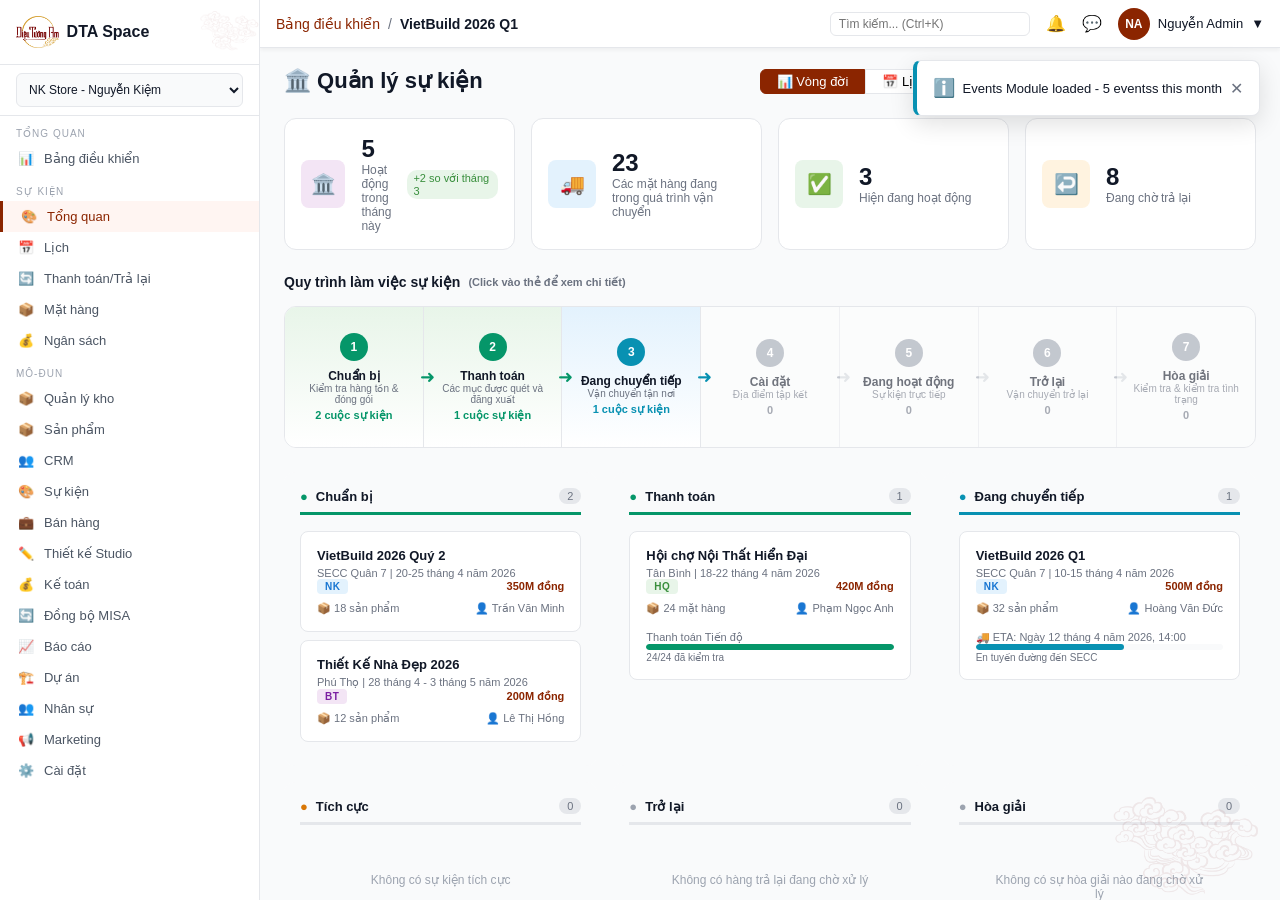
<file: modules/events.html>
<!DOCTYPE html>
<html lang="vi">

<head>
    <meta charset="UTF-8">
    <meta name="viewport" content="width=device-width, initial-scale=1.0">
    <title>DTA Space - Events Management (Odoo 19 Mockup)</title>
    <style>
        /* ============================================
           ODOO 19 CORE STYLES
           ============================================ */
        :root {
            --odoo-primary: #8B2500;
            --odoo-primary-light: #FFF5F2;
            --odoo-primary-dark: #6B1C00;
            --odoo-secondary: #0D9488;
            --odoo-success: #059669;
            --odoo-warning: #D97706;
            --odoo-danger: #DC2626;
            --odoo-info: #0891B2;
            --accent-gold: #C49549;
            --sidebar-bg: #FFFFFF;
            --sidebar-hover: #F9FAFB;
            --sidebar-active: #FFF5F2;
            --header-bg: #FFFFFF;
            --content-bg: #F9FAFB;
            --card-bg: #FFFFFF;
            --border-color: #E5E7EB;
            --text-primary: #111827;
            --text-secondary: #6B7280;
            --text-light: #9CA3AF;
            --sidebar-width: 260px;
            --header-height: 48px;
            --spacing-xs: 4px;
            --spacing-sm: 8px;
            --spacing-md: 16px;
            --spacing-lg: 24px;
            --spacing-xl: 32px;
            --shadow-xs: 0 1px 2px rgba(0, 0, 0, 0.03);
            --shadow-sm: 0 2px 4px rgba(0, 0, 0, 0.05);
            --shadow-md: 0 4px 12px rgba(0, 0, 0, 0.08);
            --shadow-lg: 0 8px 24px rgba(0, 0, 0, 0.12);
            --radius-sm: 6px;
            --radius-md: 8px;
            --radius-lg: 12px;
            --transition-fast: 150ms cubic-bezier(0.4, 0, 0.2, 1);
            --transition-normal: 250ms cubic-bezier(0.4, 0, 0.2, 1);
            /* Entity Colors */
            --entity-nk: #1976D2;
            --entity-nk-light: #E3F2FD;
            --entity-bt: #7B1FA2;
            --entity-bt-light: #F3E5F5;
            --entity-hq: #388E3C;
            --entity-hq-light: #E8F5E9;
        }

        * {
            margin: 0;
            padding: 0;
            box-sizing: border-box;
        }

        body {
            font-family: -apple-system, BlinkMacSystemFont, 'Segoe UI', Roboto, 'Helvetica Neue', Arial, sans-serif;
            font-size: 13px;
            color: var(--text-primary);
            background: var(--content-bg);
            overflow: hidden;
        }

        /* ============================================
           LAYOUT
           ============================================ */
        .app-layout {
            position: relative;
            display: flex;
            height: 100vh;
        }

        /* Sidebar */
        .sidebar {
            position: relative;
            width: var(--sidebar-width);
            background: var(--sidebar-bg);
            color: var(--text-primary);
            border-right: 1px solid #E5E7EB;
            display: flex;
            flex-direction: column;
            flex-shrink: 0;
        }

        .sidebar-header {
            padding: var(--spacing-md);
            border-bottom: 1px solid #E5E7EB;
        }

        .sidebar-logo {
            display: flex;
            align-items: center;
            gap: var(--spacing-sm);
        }

        .sidebar-logo .logo-icon {
            width: 32px;
            height: 32px;
            background: var(--odoo-primary);
            border-radius: var(--radius-md);
            display: flex;
            align-items: center;
            justify-content: center;
            font-weight: bold;
            font-size: 14px;
        }

        .sidebar-logo .logo-text {
            font-size: 16px;
            font-weight: bold;
        }

        /* Entity Switcher */
        .entity-switcher {
            padding: var(--spacing-sm) var(--spacing-md);
            border-bottom: 1px solid #E5E7EB;
        }

        .entity-switcher select {
            width: 100%;
            padding: var(--spacing-sm);
            border: 1px solid #E5E7EB;
            border-radius: var(--radius-sm);
            background: #F9FAFB;
            color: var(--text-primary);
            font-size: 12px;
            cursor: pointer;
        }

        .entity-switcher select option {
            color: var(--text-primary);
            background: white;
        }

        /* Sidebar Nav */
        .sidebar-nav {
            flex: 1;
            overflow-y: auto;
            padding: var(--spacing-sm) 0;
        }

        .nav-section {
            margin-bottom: var(--spacing-sm);
        }

        .nav-section-title {
            padding: var(--spacing-xs) var(--spacing-md);
            font-size: 10px;
            text-transform: uppercase;
            color: #9CA3AF;
            letter-spacing: 1px;
        }

        .nav-item {
            display: flex;
            align-items: center;
            padding: var(--spacing-sm) var(--spacing-md);
            color: #4B5563;
            cursor: pointer;
            transition: all 0.2s;
            gap: var(--spacing-sm);
            text-decoration: none;
        }

        .nav-item:hover {
            background: var(--sidebar-hover);
            color: #111827;
        }

        .nav-item.active {
            background: var(--sidebar-active);
            color: #8B2500;
            font-weight: 500;
            border-left: 3px solid var(--odoo-primary);
        }

        .nav-item .nav-icon {
            width: 20px;
            text-align: center;
        }

        .nav-badge {
            margin-left: auto;
            background: var(--odoo-danger);
            color: white;
            padding: 1px 6px;
            border-radius: 10px;
            font-size: 10px;
            font-weight: bold;
        }

        /* Standard overrides - NOT NEEDED with flexbox layout */

        .page-content {
            padding: 20px 24px;
            flex: 1;
            overflow-y: auto;
        }

        /* Main Content */
        .main-content {
            flex: 1;
            display: flex;
            flex-direction: column;
            overflow: hidden;
        }

        /* Top Header */
        .top-header {
            height: var(--header-height);
            background: var(--header-bg);
            border-bottom: 1px solid var(--border-color);
            display: flex;
            align-items: center;
            padding: 0 var(--spacing-md);
            gap: var(--spacing-md);
            box-shadow: var(--shadow-sm);
        }

        .breadcrumb {
            display: flex;
            align-items: center;
            gap: var(--spacing-sm);
            font-size: 14px;
        }

        .breadcrumb a {
            color: var(--odoo-primary);
            text-decoration: none;
        }

        .breadcrumb span {
            color: var(--text-secondary);
        }

        .header-actions {
            margin-left: auto;
            display: flex;
            align-items: center;
            gap: var(--spacing-md);
        }

        .search-box {
            position: relative;
        }

        .search-box input {
            padding: var(--spacing-xs) var(--spacing-sm);
            border: 1px solid var(--border-color);
            border-radius: var(--radius-sm);
            font-size: 12px;
            width: 200px;
        }

        /* Search icon removed - using standard styling */

        .user-menu {
            display: flex;
            align-items: center;
            gap: var(--spacing-sm);
            cursor: pointer;
        }

        .user-avatar {
            width: 32px;
            height: 32px;
            border-radius: 50%;
            background: var(--odoo-primary);
            color: white;
            display: flex;
            align-items: center;
            justify-content: center;
            font-weight: bold;
            font-size: 12px;
        }

        /* Page Content (consolidated above) */

        .module-view {
            display: none;
        }

        .module-view.active {
            display: block;
        }

        .page-header {
            display: flex;
            align-items: center;
            justify-content: space-between;
            margin-bottom: var(--spacing-lg);
        }

        .page-title {
            font-size: 22px;
            font-weight: 600;
            color: var(--text-primary);
        }

        /* ============================================
           COMPONENTS
           ============================================ */
        .btn {
            display: inline-flex;
            align-items: center;
            gap: var(--spacing-sm);
            padding: var(--spacing-sm) var(--spacing-md);
            border: 1px solid transparent;
            border-radius: var(--radius-sm);
            font-size: 13px;
            font-weight: 500;
            cursor: pointer;
            transition: all 0.2s;
        }

        .btn-primary {
            background: var(--odoo-primary);
            color: white;
            border-color: var(--odoo-primary);
        }

        .btn-primary:hover {
            background: var(--odoo-primary-dark);
        }

        .btn-secondary {
            background: white;
            color: var(--text-primary);
            border-color: var(--border-color);
        }

        .btn-secondary:hover {
            background: var(--content-bg);
        }

        .btn-success {
            background: var(--odoo-success);
            color: white;
        }

        .btn-success:hover {
            background: #218838;
        }

        .btn-warning {
            background: var(--odoo-warning);
            color: #333;
        }

        .btn-danger {
            background: var(--odoo-danger);
            color: white;
        }

        .btn-info {
            background: var(--odoo-info);
            color: white;
        }

        .btn-sm {
            padding: var(--spacing-xs) var(--spacing-sm);
            font-size: 12px;
        }

        .btn-lg {
            padding: var(--spacing-md) var(--spacing-lg);
            font-size: 14px;
        }

        .btn-group {
            display: flex;
            gap: var(--spacing-sm);
        }

        /* Stats Grid */
        .stats-grid {
            display: grid;
            grid-template-columns: repeat(auto-fit, minmax(200px, 1fr));
            gap: var(--spacing-md);
            margin-bottom: var(--spacing-lg);
        }

        .stat-card {
            background: var(--card-bg);
            border: 1px solid var(--border-color);
            border-radius: var(--radius-lg);
            padding: var(--spacing-md);
            display: flex;
            align-items: center;
            gap: var(--spacing-md);
        }

        .stat-icon {
            width: 48px;
            height: 48px;
            border-radius: var(--radius-md);
            display: flex;
            align-items: center;
            justify-content: center;
            font-size: 20px;
        }

        .stat-icon.blue {
            background: #E3F2FD;
        }

        .stat-icon.green {
            background: #E8F5E9;
        }

        .stat-icon.orange {
            background: #FFF3E0;
        }

        .stat-icon.purple {
            background: #F3E5F5;
        }

        .stat-icon.red {
            background: #FFEBEE;
        }

        .stat-info {
            flex: 1;
        }

        .stat-value {
            font-size: 24px;
            font-weight: bold;
        }

        .stat-label {
            font-size: 12px;
            color: var(--text-secondary);
        }

        .stat-trend {
            font-size: 11px;
            padding: 2px 6px;
            border-radius: 10px;
        }

        .stat-trend.up {
            background: #E8F5E9;
            color: #388E3C;
        }

        .stat-trend.down {
            background: #FFEBEE;
            color: #D32F2F;
        }

        /* Cards */
        .card {
            background: var(--card-bg);
            border: 1px solid var(--border-color);
            border-radius: var(--radius-lg);
            box-shadow: var(--shadow-sm);
        }

        .card-header {
            padding: var(--spacing-md);
            border-bottom: 1px solid var(--border-color);
            display: flex;
            align-items: center;
            justify-content: space-between;
        }

        .card-title {
            font-size: 14px;
            font-weight: 600;
        }

        .card-body {
            padding: var(--spacing-md);
        }

        /* Badges */
        .badge {
            display: inline-block;
            padding: 3px 10px;
            border-radius: 12px;
            font-size: 11px;
            font-weight: 600;
            white-space: nowrap;
        }

        .badge-success {
            background: #E8F5E9;
            color: #2E7D32;
        }

        .badge-warning {
            background: #FFF3E0;
            color: #E65100;
        }

        .badge-danger {
            background: #FFEBEE;
            color: #C62828;
        }

        .badge-info {
            background: #E3F2FD;
            color: #1565C0;
        }

        .badge-secondary {
            background: #F0F0F0;
            color: #555;
        }

        .badge-primary {
            background: #F3E5F5;
            color: #6A1B9A;
        }

        .badge-draft {
            background: #ECEFF1;
            color: #455A64;
        }

        .badge-checkout {
            background: #FFF3E0;
            color: #E65100;
        }

        .badge-in-transit {
            background: #E3F2FD;
            color: #1565C0;
        }

        .badge-setup {
            background: #F3E5F5;
            color: #6A1B9A;
        }

        .badge-active {
            background: #E8F5E9;
            color: #2E7D32;
        }

        .badge-returning {
            background: #FFF8E1;
            color: #F57F17;
        }

        .badge-completed {
            background: #E0F2F1;
            color: #00695C;
        }

        .badge-discrepancy {
            background: #FFEBEE;
            color: #C62828;
            border: 1px solid #EF9A9A;
        }

        /* Entity Tags */
        .entity-tag {
            display: inline-block;
            padding: 2px 8px;
            border-radius: 4px;
            font-size: 10px;
            font-weight: 700;
            letter-spacing: 0.5px;
        }

        .entity-nk {
            background: var(--entity-nk-light);
            color: var(--entity-nk);
        }

        .entity-bt {
            background: var(--entity-bt-light);
            color: var(--entity-bt);
        }

        .entity-hq {
            background: var(--entity-hq-light);
            color: var(--entity-hq);
        }

        /* Table */
        .table-container {
            background: var(--card-bg);
            border: 1px solid var(--border-color);
            border-radius: var(--radius-lg);
            overflow: hidden;
        }

        .table-header {
            padding: var(--spacing-md);
            border-bottom: 1px solid var(--border-color);
            display: flex;
            align-items: center;
            justify-content: space-between;
        }

        .table {
            width: 100%;
            border-collapse: collapse;
        }

        .table th {
            background: var(--content-bg);
            padding: var(--spacing-sm) var(--spacing-md);
            text-align: left;
            font-size: 11px;
            text-transform: uppercase;
            color: var(--text-secondary);
            font-weight: 600;
            border-bottom: 2px solid var(--border-color);
        }

        .table td {
            padding: var(--spacing-sm) var(--spacing-md);
            border-bottom: 1px solid var(--border-color);
            font-size: 12px;
        }

        .table tr:hover {
            background: #F1F3F5;
        }

        .table tr:last-child td {
            border-bottom: none;
        }

        .table a {
            color: var(--odoo-primary);
            text-decoration: none;
            font-weight: 500;
        }

        .table a:hover {
            text-decoration: underline;
        }

        /* Tabs */
        .tabs {
            display: flex;
            border-bottom: 2px solid var(--border-color);
            margin-bottom: var(--spacing-md);
            background: white;
            border-radius: var(--radius-md) var(--radius-md) 0 0;
            padding: 0 var(--spacing-md);
        }

        .tab {
            padding: var(--spacing-md) var(--spacing-lg);
            cursor: pointer;
            border-bottom: 2px solid transparent;
            transition: all 0.2s;
            font-size: 13px;
            font-weight: 500;
            color: var(--text-secondary);
            margin-bottom: -2px;
        }

        .tab:hover {
            color: var(--text-primary);
        }

        .tab.active {
            color: var(--odoo-primary);
            border-bottom-color: var(--odoo-primary);
        }

        .tab-content {
            display: none;
        }

        .tab-content.active {
            display: block;
        }

        /* Calendar Grid */
        .calendar-grid {
            display: grid;
            grid-template-columns: repeat(7, 1fr);
            gap: 1px;
            background: var(--border-color);
            border: 1px solid var(--border-color);
            border-radius: var(--radius-lg);
            overflow: hidden;
        }

        .calendar-header-cell {
            background: white;
            padding: var(--spacing-sm);
            text-align: center;
            font-weight: 600;
            font-size: 11px;
            text-transform: uppercase;
            color: var(--text-secondary);
        }

        .calendar-day {
            background: white;
            min-height: 100px;
            padding: var(--spacing-xs);
        }

        .calendar-day.other-month {
            opacity: 0.35;
        }

        .calendar-day-number {
            font-size: 13px;
            font-weight: 600;
            margin-bottom: var(--spacing-xs);
            padding: 2px 4px;
        }

        .calendar-event {
            font-size: 10px;
            padding: 3px 5px;
            border-radius: 3px;
            margin-bottom: 0px;
            color: white;
            cursor: pointer;
            white-space: nowrap;
            overflow: hidden;
            text-overflow: ellipsis;
            font-weight: 500;
        }

        .calendar-event.draft {
            background: #78909C;
        }

        .calendar-event.checkout {
            background: #E65100;
        }

        .calendar-event.in-transit {
            background: #1565C0;
        }

        .calendar-event.setup {
            background: #6A1B9A;
        }

        .calendar-event.active {
            background: var(--odoo-success);
        }

        .calendar-event.returning {
            background: #F57F17;
        }

        .calendar-event.completed {
            background: #00695C;
        }

        .calendar-event.discrepancy {
            background: var(--odoo-danger);
        }

        .calendar-event:hover {
            opacity: 0.85;
        }

        /* Workflow / Lifecycle */
        .lifecycle-board {
            display: flex;
            gap: 0;
            align-items: stretch;
            margin-bottom: var(--spacing-lg);
            background: white;
            border: 1px solid var(--border-color);
            border-radius: var(--radius-lg);
            overflow: hidden;
        }

        .lifecycle-stage {
            flex: 1;
            padding: var(--spacing-md);
            text-align: center;
            border-right: 1px solid var(--border-color);
            position: relative;
            min-height: 140px;
            display: flex;
            flex-direction: column;
            justify-content: center;
        }

        .lifecycle-stage:last-child {
            border-right: none;
        }

        .lifecycle-stage.completed {
            background: linear-gradient(180deg, #E8F5E9 0%, white 100%);
        }

        .lifecycle-stage.current {
            background: linear-gradient(180deg, #E3F2FD 0%, white 100%);
        }

        .lifecycle-stage.inactive {
            background: var(--content-bg);
            opacity: 0.6;
        }

        .lifecycle-stage::after {
            content: '\279C';
            position: absolute;
            right: -12px;
            top: 50%;
            transform: translateY(-50%);
            font-size: 18px;
            z-index: 2;
        }

        .lifecycle-stage:last-child::after {
            display: none;
        }

        .lifecycle-stage.completed::after {
            color: var(--odoo-success);
        }

        .lifecycle-stage.current::after {
            color: var(--odoo-info);
        }

        .lifecycle-stage.inactive::after {
            color: var(--text-light);
        }

        .lifecycle-number {
            width: 28px;
            height: 28px;
            border-radius: 50%;
            display: flex;
            align-items: center;
            justify-content: center;
            margin: 0 auto var(--spacing-sm);
            font-size: 12px;
            font-weight: 700;
        }

        .lifecycle-stage.completed .lifecycle-number {
            background: var(--odoo-success);
            color: white;
        }

        .lifecycle-stage.current .lifecycle-number {
            background: var(--odoo-info);
            color: white;
        }

        .lifecycle-stage.inactive .lifecycle-number {
            background: var(--text-light);
            color: white;
        }

        .lifecycle-name {
            font-weight: 700;
            font-size: 12px;
            margin-bottom: 0px;
        }

        .lifecycle-desc {
            font-size: 10px;
            color: var(--text-secondary);
        }

        .lifecycle-count {
            font-size: 11px;
            font-weight: 600;
            margin-top: var(--spacing-xs);
        }

        /* Cards in Lifecycle columns */
        .lifecycle-cards {
            margin-top: var(--spacing-lg);
        }

        .lifecycle-column-grid {
            display: grid;
            grid-template-columns: repeat(auto-fit, minmax(260px, 1fr));
            gap: var(--spacing-md);
        }

        .lifecycle-column {
            background: var(--content-bg);
            border-radius: var(--radius-lg);
            padding: var(--spacing-md);
            min-height: 200px;
        }

        .lifecycle-column-header {
            display: flex;
            align-items: center;
            justify-content: space-between;
            margin-bottom: var(--spacing-md);
            padding-bottom: var(--spacing-sm);
            border-bottom: 3px solid var(--border-color);
        }

        .lifecycle-column-title {
            font-weight: 700;
            font-size: 13px;
            display: flex;
            align-items: center;
            gap: var(--spacing-sm);
        }

        .lifecycle-column-count {
            background: var(--border-color);
            padding: 2px 8px;
            border-radius: 10px;
            font-size: 11px;
            color: var(--text-secondary);
        }

        .lifecycle-column.stage-completed .lifecycle-column-header {
            border-bottom-color: var(--odoo-success);
        }

        .lifecycle-column.stage-current .lifecycle-column-header {
            border-bottom-color: var(--odoo-info);
        }

        .lifecycle-card {
            background: white;
            border: 1px solid var(--border-color);
            border-radius: var(--radius-md);
            padding: var(--spacing-md);
            margin-bottom: var(--spacing-sm);
            cursor: pointer;
            transition: box-shadow 0.2s, transform 0.1s;
        }

        .lifecycle-card:hover {
            box-shadow: var(--shadow-md);
            transform: translateY(-1px);
        }

        .lifecycle-card-title {
            font-weight: 600;
            font-size: 13px;
            margin-bottom: var(--spacing-xs);
        }

        .lifecycle-card-meta {
            display: flex;
            align-items: center;
            justify-content: space-between;
            font-size: 11px;
            color: var(--text-secondary);
            margin-top: var(--spacing-sm);
        }

        /* View Switcher */
        .view-switcher {
            display: flex;
            gap: 0;
        }

        .view-btn {
            padding: var(--spacing-xs) var(--spacing-md);
            border: 1px solid var(--border-color);
            background: white;
            cursor: pointer;
            font-size: 13px;
            transition: all 0.2s;
            display: flex;
            align-items: center;
            gap: var(--spacing-xs);
        }

        .view-btn:first-child {
            border-radius: var(--radius-sm) 0 0 var(--radius-sm);
        }

        .view-btn:last-child {
            border-radius: 0 var(--radius-sm) var(--radius-sm) 0;
            border-left: none;
        }

        .view-btn.active {
            background: var(--odoo-primary);
            color: white;
            border-color: var(--odoo-primary);
        }

        .view-btn:hover:not(.active) {
            background: var(--content-bg);
        }

        /* Filter Buttons */
        .filter-btn {
            padding: var(--spacing-xs) var(--spacing-sm);
            border: 1px solid var(--border-color);
            background: white;
            border-radius: var(--radius-sm);
            font-size: 12px;
            cursor: pointer;
        }

        .filter-btn:hover {
            background: var(--content-bg);
        }

        /* Detail View */
        .detail-header {
            background: white;
            border: 1px solid var(--border-color);
            border-radius: var(--radius-lg);
            padding: var(--spacing-lg);
            margin-bottom: var(--spacing-md);
        }

        .detail-title-row {
            display: flex;
            align-items: flex-start;
            justify-content: space-between;
            margin-bottom: var(--spacing-md);
        }

        .detail-title {
            font-size: 20px;
            font-weight: 600;
        }

        .detail-meta {
            display: flex;
            flex-wrap: wrap;
            gap: var(--spacing-lg);
            margin-bottom: var(--spacing-md);
        }

        .detail-meta-item {
            display: flex;
            flex-direction: column;
            gap: 2px;
        }

        .detail-meta-label {
            font-size: 11px;
            color: var(--text-secondary);
            text-transform: uppercase;
        }

        .detail-meta-value {
            font-size: 13px;
            font-weight: 500;
        }

        .detail-statusbar {
            display: flex;
            gap: var(--spacing-xs);
            padding-top: var(--spacing-md);
            border-top: 1px solid var(--border-color);
        }

        .statusbar-btn {
            padding: var(--spacing-xs) var(--spacing-md);
            border: 1px solid var(--border-color);
            background: white;
            border-radius: var(--radius-sm);
            font-size: 12px;
            cursor: pointer;
            transition: all 0.2s;
        }

        .statusbar-btn:hover {
            background: var(--content-bg);
        }

        .statusbar-btn.active {
            background: var(--odoo-primary);
            color: white;
            border-color: var(--odoo-primary);
        }

        /* Form Grid */
        .form-grid {
            display: grid;
            grid-template-columns: repeat(auto-fit, minmax(250px, 1fr));
            gap: var(--spacing-md);
        }

        .form-group {
            margin-bottom: var(--spacing-md);
        }

        .form-group label {
            display: block;
            margin-bottom: var(--spacing-xs);
            font-size: 11px;
            font-weight: 600;
            color: var(--text-secondary);
            text-transform: uppercase;
        }

        .form-group input,
        .form-group select,
        .form-group textarea {
            width: 100%;
            padding: var(--spacing-sm) var(--spacing-md);
            border: 1px solid var(--border-color);
            border-radius: var(--radius-sm);
            font-size: 13px;
            font-family: inherit;
        }

        .form-group input:focus,
        .form-group select:focus,
        .form-group textarea:focus {
            outline: none;
            border-color: var(--odoo-primary);
            box-shadow: 0 0 0 2px rgba(113, 75, 103, 0.15);
        }

        .form-group .readonly-value {
            padding: var(--spacing-sm) var(--spacing-md);
            background: var(--content-bg);
            border-radius: var(--radius-sm);
            font-size: 13px;
            border: 1px solid transparent;
        }

        /* QR Code placeholder */
        .qr-code {
            width: 80px;
            height: 80px;
            background: white;
            border: 1px solid var(--border-color);
            border-radius: var(--radius-sm);
            display: flex;
            align-items: center;
            justify-content: center;
            font-size: 10px;
            color: var(--text-secondary);
            text-align: center;
        }

        /* Discrepancy Table */
        .discrepancy-row {
            border-left: 3px solid var(--odoo-danger);
            background: #FFF5F5;
        }

        .discrepancy-row td {
            padding: var(--spacing-sm) var(--spacing-md);
        }

        /* Modal */
        .modal-overlay {
            position: fixed;
            top: 0;
            left: 0;
            right: 0;
            bottom: 0;
            background: rgba(0, 0, 0, 0.5);
            display: none;
            align-items: center;
            justify-content: center;
            z-index: 1000;
        }

        .modal-overlay.show {
            display: flex;
        }

        .modal {
            background: white;
            border-radius: var(--radius-lg);
            box-shadow: var(--shadow-lg);
            max-width: 700px;
            width: 92%;
            max-height: 85vh;
            overflow-y: auto;
        }

        .modal-header {
            padding: var(--spacing-md) var(--spacing-lg);
            border-bottom: 1px solid var(--border-color);
            display: flex;
            align-items: center;
            justify-content: space-between;
        }

        .modal-title {
            font-size: 16px;
            font-weight: 600;
        }

        .modal-close {
            background: none;
            border: none;
            font-size: 22px;
            cursor: pointer;
            color: var(--text-secondary);
        }

        .modal-close:hover {
            color: var(--text-primary);
        }

        .modal-body {
            padding: var(--spacing-lg);
        }

        .modal-footer {
            padding: var(--spacing-md) var(--spacing-lg);
            border-top: 1px solid var(--border-color);
            display: flex;
            justify-content: flex-end;
            gap: var(--spacing-sm);
        }

        /* Toast */
        .toast-container {
            position: fixed;
            top: 60px;
            right: 20px;
            z-index: 2000;
            display: flex;
            flex-direction: column;
            gap: var(--spacing-sm);
        }

        .toast {
            background: white;
            border: 1px solid var(--border-color);
            border-radius: var(--radius-md);
            padding: var(--spacing-md);
            box-shadow: var(--shadow-lg);
            display: flex;
            align-items: center;
            gap: var(--spacing-sm);
            min-width: 300px;
            max-width: 420px;
            animation: slideIn 0.3s ease-out;
        }

        @keyframes slideIn {
            from {
                transform: translateX(100%);
                opacity: 0;
            }

            to {
                transform: translateX(0);
                opacity: 1;
            }
        }

        .toast.success {
            border-left: 4px solid var(--odoo-success);
        }

        .toast.error {
            border-left: 4px solid var(--odoo-danger);
        }

        .toast.info {
            border-left: 4px solid var(--odoo-info);
        }

        .toast.warning {
            border-left: 4px solid var(--odoo-warning);
        }

        .toast-icon {
            font-size: 18px;
        }

        .toast-message {
            flex: 1;
            font-size: 13px;
        }

        .toast-close {
            background: none;
            border: none;
            font-size: 16px;
            cursor: pointer;
            color: var(--text-secondary);
        }

        /* Checkbox list */
        .checkbox-list {
            display: flex;
            flex-direction: column;
            gap: var(--spacing-xs);
        }

        .checkbox-item {
            display: flex;
            align-items: center;
            gap: var(--spacing-sm);
            padding: var(--spacing-sm) var(--spacing-md);
            border: 1px solid var(--border-color);
            border-radius: var(--radius-sm);
            cursor: pointer;
            transition: background 0.15s;
        }

        .checkbox-item:hover {
            background: var(--content-bg);
        }

        .checkbox-item.checked {
            background: #F3E5F5;
            border-color: var(--odoo-primary);
        }

        .checkbox-item input[type="checkbox"] {
            accent-color: var(--odoo-primary);
            width: 16px;
            height: 16px;
        }

        /* Items table in detail */
        .items-table .item-thumb {
            width: 40px;
            height: 40px;
            background: var(--content-bg);
            border-radius: var(--radius-sm);
            display: flex;
            align-items: center;
            justify-content: center;
            font-size: 18px;
        }

        .condition-select {
            display: flex;
            gap: var(--spacing-xs);
        }

        .condition-btn {
            padding: 3px 10px;
            border: 1px solid var(--border-color);
            border-radius: 12px;
            font-size: 11px;
            cursor: pointer;
            background: white;
            transition: all 0.15s;
        }

        .condition-btn:hover {
            background: var(--content-bg);
        }

        .condition-btn.selected-good {
            background: var(--odoo-success);
            color: white;
            border-color: var(--odoo-success);
        }

        .condition-btn.selected-damaged {
            background: var(--odoo-danger);
            color: white;
            border-color: var(--odoo-danger);
        }

        .condition-btn.selected-missing {
            background: var(--odoo-warning);
            color: #333;
            border-color: var(--odoo-warning);
        }

        /* Progress bar */
        .progress-bar {
            height: 6px;
            background: var(--content-bg);
            border-radius: 3px;
            overflow: hidden;
        }

        .progress-fill {
            height: 100%;
            border-radius: 3px;
            transition: width 0.4s ease;
        }

        .progress-fill.green {
            background: var(--odoo-success);
        }

        .progress-fill.blue {
            background: var(--odoo-info);
        }

        .progress-fill.orange {
            background: var(--odoo-warning);
        }

        .progress-fill.red {
            background: var(--odoo-danger);
        }

        .progress-fill.purple {
            background: var(--odoo-primary);
        }

        /* Back button */
        .back-btn {
            display: inline-flex;
            align-items: center;
            gap: var(--spacing-xs);
            color: var(--odoo-primary);
            cursor: pointer;
            font-size: 13px;
            font-weight: 500;
            margin-bottom: var(--spacing-md);
            background: none;
            border: none;
            padding: var(--spacing-xs) 0;
        }

        .back-btn:hover {
            text-decoration: underline;
        }

        /* Section title */
        .section-title {
            font-size: 14px;
            font-weight: 600;
            margin-bottom: var(--spacing-md);
            display: flex;
            align-items: center;
            gap: var(--spacing-sm);
        }

        /* Misc */
        .text-right {
            text-align: right;
        }

        .text-center {
            text-align: center;
        }

        .text-muted {
            color: var(--text-secondary);
        }

        .text-sm {
            font-size: 11px;
        }

        .mt-md {
            margin-top: var(--spacing-md);
        }

        .mt-lg {
            margin-top: var(--spacing-lg);
        }

        .mb-md {
            margin-bottom: var(--spacing-md);
        }

        .mb-lg {
            margin-bottom: var(--spacing-lg);
        }

        .flex-between {
            display: flex;
            align-items: center;
            justify-content: space-between;
        }

        .flex-gap {
            display: flex;
            align-items: center;
            gap: var(--spacing-sm);
        }

        .grid-2 {
            display: grid;
            grid-template-columns: 1fr 1fr;
            gap: var(--spacing-md);
        }

        .grid-3 {
            display: grid;
            grid-template-columns: 1fr 1fr 1fr;
            gap: var(--spacing-md);
        }

        @media (max-width: 768px) {
            .sidebar {
                width: 60px;
            }

            .sidebar .logo-text,
            .sidebar .nav-item span:not(.nav-icon),
            .sidebar .nav-section-title {
                display: none;
            }

            .lifecycle-column-grid {
                grid-template-columns: 1fr;
            }

            .stats-grid {
                grid-template-columns: 1fr 1fr;
            }
        }

        .tooltip {
            position: relative;
            cursor: pointer;
            font-size: 16px;
        }

        .tooltip::after {
            content: attr(data-tip);
            position: absolute;
            bottom: -28px;
            left: 50%;
            transform: translateX(-50%);
            background: #333;
            color: white;
            padding: 4px 8px;
            border-radius: 4px;
            font-size: 11px;
            white-space: nowrap;
            opacity: 0;
            pointer-events: none;
            transition: opacity 0.2s;
        }

        .tooltip:hover::after {
            opacity: 1;
        }

        /* Pattern decoration */
        .sidebar-pattern {
            position: absolute;
            top: 0;
            right: 0;
            width: 60px;
            height: 60px;
            background-image: url('../Media/pattern.png');
            background-size: contain;
            background-repeat: no-repeat;
            background-position: center;
            opacity: 0.08;
            pointer-events: none;
            z-index: 1;
        }


        .page-pattern {
            position: fixed;
            bottom: 0px;
            right: 20px;
            width: 150px;
            height: 150px;
            background-image: url('../Media/pattern.png');
            background-size: contain;
            margin-bottom: -20px;
            background-repeat: no-repeat;
            background-position: center;
            opacity: 0.08;
            pointer-events: none;
            z-index: 0;
        }
    </style>
</head>

<body>
    <!-- Toast Container -->
    <div class="toast-container" id="toastContainer"></div>

    <div class="app-layout">
        <!-- ===== SIDEBAR ===== -->
        <aside class="sidebar" id="sidebar">
            <div class="sidebar-header">
                <div class="sidebar-pattern"></div>
                <div class="sidebar-logo">
                    <img src="../Media/DTA-LOGO.png" alt="DTA Space" style="height: 32px; width: auto;">
                    <div class="logo-text">DTA Space</div>
                </div>
            </div>
            <div class="entity-switcher">
                <select id="entitySelect" onchange="switchEntity(this.value)">
                    <option value="hq">HQ - Trụ Sở Chính</option>
                    <option value="nk" selected>NK Store - Nguyễn Kiệm</option>
                    <option value="bt">BT Store - Bình Tân</option>
                </select>
            </div>
            <nav class="sidebar-nav">
                <div class="nav-section">
                    <div class="nav-section-title">Tổng quan</div>
                    <a class="nav-item" href="../index.html"><span class="nav-icon">📊</span><span>Bảng điều
                            khiển</span></a>
                </div>
                <div class="nav-section">
                    <div class="nav-section-title">Sự kiện</div>
                    <a class="nav-item active" id="nav-lifecycle" href="#" onclick="switchViewNav('lifecycle'); return false;"><span class="nav-icon">🎨</span><span>Tổng quan</span></a>
                    <a class="nav-item" id="nav-calendar" href="#" onclick="switchViewNav('calendar'); return false;"><span class="nav-icon">📅</span><span>Lịch</span></a>
                    <a class="nav-item" id="nav-transactions" href="#" onclick="switchViewNav('transactions'); return false;"><span class="nav-icon">🔄</span><span>Thanh toán/Trả lại</span></a>
                    <a class="nav-item" id="nav-items-master" href="#" onclick="switchViewNav('items-master'); return false;"><span class="nav-icon">📦</span><span>Mặt hàng</span></a>
                    <a class="nav-item" id="nav-budget" href="#" onclick="switchViewNav('budget'); return false;"><span class="nav-icon">💰</span><span>Ngân sách</span></a>
                </div>
                <div class="nav-section">
                    <div class="nav-section-title">Mô-đun</div>
                    <a class="nav-item" href="inventory.html"><span class="nav-icon">📦</span><span>Quản lý
                            kho</span></a>
                    <a class="nav-item" href="products.html"><span class="nav-icon">📦</span><span>Sản phẩm</span></a>
                    <a class="nav-item" href="crm.html"><span class="nav-icon">👥</span><span>CRM</span></a>
                    <a class="nav-item" href="events.html"><span class="nav-icon">🎨</span><span>Sự kiện</span></a>
                    <a class="nav-item" href="sales.html"><span class="nav-icon">💼</span><span>Bán hàng</span></a>
                    <a class="nav-item" href="design_studio.html"><span class="nav-icon">✏️</span><span>Thiết kế
                            Studio</span></a>
                    <a class="nav-item" href="accounting.html"><span class="nav-icon">💰</span><span>Kế toán</span></a>
                    <a class="nav-item" href="misa.html"><span class="nav-icon">🔄</span><span>Đồng bộ MISA</span></a>
                    <a class="nav-item" href="reports.html"><span class="nav-icon">📈</span><span>Báo cáo</span></a>
                    <a class="nav-item" href="projects.html"><span class="nav-icon">🏗️</span><span>Dự án</span></a>
                    <a class="nav-item" href="hr.html"><span class="nav-icon">👥</span><span>Nhân sự</span></a>
                    <a class="nav-item" href="marketing.html"><span class="nav-icon">📢</span><span>Marketing</span></a>
                    <a class="nav-item" href="settings.html"><span class="nav-icon">⚙️</span><span>Cài đặt</span></a>
                </div>
            </nav>
        </aside>

        <!-- ===== MAIN CONTENT ===== -->
        <div class="main-content">
            <!-- Top Header -->
            <header class="top-header">
                <div class="breadcrumb">
                    <a href="../index.html">Bảng điều khiển</a>
                    <span>/</span>
                    <strong>VietBuild 2026 Q1</strong>
                </div>
                <div class="header-actions">
                    <div class="search-box">
                        <input type="text" placeholder="Tìm kiếm... (Ctrl+K)" id="globalSearch">
                    </div>
                    <span class="tooltip" data-tip="Notifications">🔔</span>
                    <span class="tooltip" data-tip="Messages">💬</span>
                    <div class="user-menu">
                        <div class="user-avatar">NA</div>
                        <span>Nguyễn Admin</span>
                        <span>▼</span>
                    </div>
                </div>
            </header>

            <!-- Page Content -->
            <div class="page-content">

                <!-- ============================================ -->
                <!-- VIEW: LIFECYCLE -->
                <!-- ============================================ -->
                <div class="module-view active" id="view-lifecycle">
                    <div class="page-header">
                        <h1 class="page-title">🏛️ Quản lý sự kiện</h1>
                        <div class="btn-group">
                            <div class="view-switcher">
                                <button class="view-btn active" onclick="switchView('lifecycle')">📊 Vòng đời</button>
                                <button class="view-btn" onclick="switchView('calendar')">📅 Lịch</button>
                                <button class="view-btn" onclick="switchView('list')">📋 Danh sách</button>
                            </div>
                            <button class="btn btn-secondary btn-sm"
                                onclick="showToast('Exporting events report...', 'info')">📊 Báo cáo</button>
                            <button class="btn btn-primary btn-sm" onclick="openModal('newEventsModal')">➕ Mới
                                Sự kiện</button>
                        </div>
                    </div>

                    <!-- Stats -->
                    <div class="stats-grid">
                        <div class="stat-card">
                            <div class="stat-icon purple">🏛️</div>
                            <div class="stat-info">
                                <div class="stat-value">5</div>
                                <div class="stat-label">Hoạt động trong tháng này</div>
                            </div>
                            <span class="stat-trend up">+2 so với tháng 3</span>
                        </div>
                        <div class="stat-card">
                            <div class="stat-icon blue">🚚</div>
                            <div class="stat-info">
                                <div class="stat-value">23</div>
                                <div class="stat-label">Các mặt hàng đang trong quá trình vận chuyển</div>
                            </div>
                        </div>
                        <div class="stat-card">
                            <div class="stat-icon green">✅</div>
                            <div class="stat-info">
                                <div class="stat-value">3</div>
                                <div class="stat-label">Hiện đang hoạt động</div>
                            </div>
                        </div>
                        <div class="stat-card">
                            <div class="stat-icon orange">↩️</div>
                            <div class="stat-info">
                                <div class="stat-value">8</div>
                                <div class="stat-label">Đang chờ trả lại</div>
                            </div>
                        </div>
                    </div>

                    <!-- Lifecycle Workflow Board -->
                    <div class="section-title">
                        <span>Quy trình làm việc sự kiện</span>
                        <span class="text-sm text-muted">(Click vào thẻ để xem chi tiết)</span>
                    </div>

                    <!-- Visual Stage Indicator -->
                    <div class="lifecycle-board">
                        <div class="lifecycle-stage completed">
                            <div class="lifecycle-number">1</div>
                            <div class="lifecycle-name">Chuẩn bị</div>
                            <div class="lifecycle-desc">Kiểm tra hàng tồn & đóng gói</div>
                            <div class="lifecycle-count" style="color: var(--odoo-success)">2 cuộc sự kiện</div>
                        </div>
                        <div class="lifecycle-stage completed">
                            <div class="lifecycle-number">2</div>
                            <div class="lifecycle-name">Thanh toán</div>
                            <div class="lifecycle-desc">Các mục được quét và đăng xuất</div>
                            <div class="lifecycle-count" style="color: var(--odoo-success)">1 cuộc sự kiện</div>
                        </div>
                        <div class="lifecycle-stage current">
                            <div class="lifecycle-number">3</div>
                            <div class="lifecycle-name">Đang chuyển tiếp</div>
                            <div class="lifecycle-desc">Vận chuyển tận nơi</div>
                            <div class="lifecycle-count" style="color: var(--odoo-info)">1 cuộc sự kiện</div>
                        </div>
                        <div class="lifecycle-stage inactive">
                            <div class="lifecycle-number">4</div>
                            <div class="lifecycle-name">Cài đặt</div>
                            <div class="lifecycle-desc">Địa điểm tập kết</div>
                            <div class="lifecycle-count text-muted">0</div>
                        </div>
                        <div class="lifecycle-stage inactive">
                            <div class="lifecycle-number">5</div>
                            <div class="lifecycle-name">Đang hoạt động</div>
                            <div class="lifecycle-desc">Sự kiện trực tiếp</div>
                            <div class="lifecycle-count text-muted">0</div>
                        </div>
                        <div class="lifecycle-stage inactive">
                            <div class="lifecycle-number">6</div>
                            <div class="lifecycle-name">Trở lại</div>
                            <div class="lifecycle-desc">Vận chuyển trở lại</div>
                            <div class="lifecycle-count text-muted">0</div>
                        </div>
                        <div class="lifecycle-stage inactive">
                            <div class="lifecycle-number">7</div>
                            <div class="lifecycle-name">Hòa giải</div>
                            <div class="lifecycle-desc">Kiểm tra & kiểm tra tình trạng</div>
                            <div class="lifecycle-count text-muted">0</div>
                        </div>
                    </div>

                    <!-- Kanban-style columns with events cards -->
                    <div class="lifecycle-column-grid">
                        <!-- Prepare Column -->
                        <div class="lifecycle-column stage-completed">
                            <div class="lifecycle-column-header">
                                <div class="lifecycle-column-title">
                                    <span style="color: var(--odoo-success)">●</span> Chuẩn bị
                                </div>
                                <span class="lifecycle-column-count">2</span>
                            </div>
                            <div class="lifecycle-card" onclick="switchView('detail')">
                                <div class="lifecycle-card-title">VietBuild 2026 Quý 2</div>
                                <div style="font-size: 11px; color: var(--text-secondary); margin-bottom: 0px;">
                                    SECC Quân 7 | 20-25 tháng 4 năm 2026
                                </div>
                                <div class="flex-between">
                                    <span class="entity-tag entity-nk">NK</span>
                                    <span style="font-size: 11px; font-weight: 600; color: var(--odoo-primary);">350M
                                        đồng</span>
                                </div>
                                <div class="lifecycle-card-meta">
                                    <span>📦 18 sản phẩm</span>
                                    <span>👤 Trần Văn Minh</span>
                                </div>
                            </div>
                            <div class="lifecycle-card" onclick="switchView('detail')">
                                <div class="lifecycle-card-title">Thiết Kế Nhà Đẹp 2026</div>
                                <div style="font-size: 11px; color: var(--text-secondary); margin-bottom: 0px;">
                                    Phú Thọ | 28 tháng 4 - 3 tháng 5 năm 2026
                                </div>
                                <div class="flex-between">
                                    <span class="entity-tag entity-bt">BT</span>
                                    <span style="font-size: 11px; font-weight: 600; color: var(--odoo-primary);">200M
                                        đồng</span>
                                </div>
                                <div class="lifecycle-card-meta">
                                    <span>📦 12 sản phẩm</span>
                                    <span>👤 Lê Thị Hồng</span>
                                </div>
                            </div>
                        </div>

                        <!-- Checkout Column -->
                        <div class="lifecycle-column stage-completed">
                            <div class="lifecycle-column-header">
                                <div class="lifecycle-column-title">
                                    <span style="color: var(--odoo-success)">●</span> Thanh toán
                                </div>
                                <span class="lifecycle-column-count">1</span>
                            </div>
                            <div class="lifecycle-card" onclick="switchView('detail')">
                                <div class="lifecycle-card-title">Hội chợ Nội Thất Hiển Đại</div>
                                <div style="font-size: 11px; color: var(--text-secondary); margin-bottom: 0px;">
                                    Tân Bình | 18-22 tháng 4 năm 2026
                                </div>
                                <div class="flex-between">
                                    <span class="entity-tag entity-hq">HQ</span>
                                    <span style="font-size: 11px; font-weight: 600; color: var(--odoo-primary);">420M
                                        đồng</span>
                                </div>
                                <div class="lifecycle-card-meta">
                                    <span>📦 24 mặt hàng</span>
                                    <span>👤 Phạm Ngọc Anh</span>
                                </div>
                                <div class="mt-md">
                                    <div style="font-size: 11px; color: var(--text-secondary); margin-bottom: 0px;">
                                        Thanh toán
                                        Tiến độ</div>
                                    <div class="progress-bar">
                                        <div class="progress-fill green" style="width: 100%"></div>
                                    </div>
                                    <div style="font-size: 10px; color: var(--text-secondary); margin-top: 2px;">24/24
                                        đã kiểm tra</div>
                                </div>
                            </div>
                        </div>

                        <!-- In-Transit Column -->
                        <div class="lifecycle-column stage-current">
                            <div class="lifecycle-column-header">
                                <div class="lifecycle-column-title">
                                    <span style="color: var(--odoo-info)">●</span> Đang chuyển tiếp
                                </div>
                                <span class="lifecycle-column-count">1</span>
                            </div>
                            <div class="lifecycle-card" onclick="switchView('detail')">
                                <div class="lifecycle-card-title">VietBuild 2026 Q1</div>
                                <div style="font-size: 11px; color: var(--text-secondary); margin-bottom: 0px;">
                                    SECC Quân 7 | 10-15 tháng 4 năm 2026
                                </div>
                                <div class="flex-between">
                                    <span class="entity-tag entity-nk">NK</span>
                                    <span style="font-size: 11px; font-weight: 600; color: var(--odoo-primary);">500M
                                        đồng</span>
                                </div>
                                <div class="lifecycle-card-meta">
                                    <span>📦 32 sản phẩm</span>
                                    <span>👤 Hoàng Văn Đức</span>
                                </div>
                                <div class="mt-md">
                                    <div style="font-size: 11px; color: var(--text-secondary); margin-bottom: 0px;">🚚
                                        ETA:
                                        Ngày 12 tháng 4 năm 2026, 14:00</div>
                                    <div class="progress-bar">
                                        <div class="progress-fill blue" style="width: 60%"></div>
                                    </div>
                                    <div style="font-size: 10px; color: var(--text-secondary); margin-top: 2px;">En
                                        tuyến đường đến
                                        SECC</div>
                                </div>
                            </div>
                        </div>

                        <!-- Active Column -->
                        <div class="lifecycle-column">
                            <div class="lifecycle-column-header">
                                <div class="lifecycle-column-title">
                                    <span style="color: var(--odoo-warning)">●</span> Tích cực
                                </div>
                                <span class="lifecycle-column-count">0</span>
                            </div>
                            <div
                                style="text-align: center; padding: var(--spacing-xl); color: var(--text-light); font-size: 12px;">
                                Không có sự kiện tích cực
                            </div>
                        </div>

                        <!-- Return Column -->
                        <div class="lifecycle-column">
                            <div class="lifecycle-column-header">
                                <div class="lifecycle-column-title">
                                    <span style="color: var(--text-light)">●</span> Trở lại
                                </div>
                                <span class="lifecycle-column-count">0</span>
                            </div>
                            <div
                                style="text-align: center; padding: var(--spacing-xl); color: var(--text-light); font-size: 12px;">
                                Không có hàng trả lại đang chờ xử lý
                            </div>
                        </div>

                        <!-- Reconcile Column -->
                        <div class="lifecycle-column">
                            <div class="lifecycle-column-header">
                                <div class="lifecycle-column-title">
                                    <span style="color: var(--text-light)">●</span> Hòa giải
                                </div>
                                <span class="lifecycle-column-count">0</span>
                            </div>
                            <div
                                style="text-align: center; padding: var(--spacing-xl); color: var(--text-light); font-size: 12px;">
                                Không có sự hòa giải nào đang chờ xử lý
                            </div>
                        </div>
                    </div>

                    <!-- Recent Completed -->
                    <div class="mt-lg">
                        <div class="section-title">Đã hoàn thành gần đây</div>
                        <div class="table-container">
                            <table class="table">
                                <thead>
                                    <tr>
                                        <th>Sự kiện #</th>
                                        <th>Name</th>
                                        <th>Vị trí</th>
                                        <th>Ngày</th>
                                        <th>Ngân sách</th>
                                        <th>Mặt hàng</th>
                                        <th>Trạng thái</th>
                                        <th>Chi nhánh</th>
                                    </tr>
                                </thead>
                                <tbody>
                                    <tr>
                                        <td><a href="#" onclick="switchView('detail'); return false;">EXH-2026-038</a>
                                        </td>
                                        <td>Hội chợ sự kiện thiết kế Sài Gòn</td>
                                        <td>SECC Quân 7</td>
                                        <td>15-20 tháng 3 năm 2026</td>
                                        <td style="font-weight: 600;">480 triệu đồng</td>
                                        <td>28</td>
                                        <td><span class="badge badge-completed">Complete</span></td>
                                        <td><span class="entity-tag entity-nk">NK</span></td>
                                    </tr>
                                    <tr>
                                        <td><a href="#" onclick="switchView('detail'); return false;">EXH-2026-035</a>
                                        </td>
                                        <td>Sự Kiện Nội Thất HCM</td>
                                        <td>Phú Thọ</td>
                                        <td>1-5 tháng 3 năm 2026</td>
                                        <td style="font-weight: 600;">320 triệu đồng</td>
                                        <td>20</td>
                                        <td><span class="badge badge-completed">Complete</span></td>
                                        <td><span class="entity-tag entity-bt">BT</span></td>
                                    </tr>
                                    <tr>
                                        <td><a href="#" onclick="switchView('detail'); return false;">EXH-2026-030</a>
                                        </td>
                                        <td>Kiến Trúc & Xây dựng 2026</td>
                                        <td>Tân Bình</td>
                                        <td>10-14 tháng 2 năm 2026</td>
                                        <td style="font-weight: 600;">250 triệu đồng</td>
                                        <td>15</td>
                                        <td><span class="badge badge-discrepancy">Sự khác biệt</span></td>
                                        <td><span class="entity-tag entity-hq">HQ</span></td>
                                    </tr>
                                </tbody>
                            </table>
                        </div>
                    </div>
                </div>

                <!-- ============================================ -->
                <!-- VIEW: CALENDAR -->
                <!-- ============================================ -->
                <div class="module-view" id="view-calendar">
                    <div class="page-header">
                        <h1 class="page-title">📅 Lịch sự kiện - Tháng 4 năm 2026</h1>
                        <div class="btn-group">
                            <div class="view-switcher">
                                <button class="view-btn" onclick="switchView('lifecycle')">📊 Vòng đời</button>
                                <button class="view-btn active" onclick="switchView('calendar')">📅 Lịch</button>
                                <button class="view-btn" onclick="switchView('list')">📋 Danh sách</button>
                            </div>
                            <button class="btn btn-secondary btn-sm">◀ tháng ba</button>
                            <button class="btn btn-secondary btn-sm">Tháng 5 ▶</button>
                        </div>
                    </div>

                    <div class="calendar-grid">
                        <!-- Header Row -->
                        <div class="calendar-header-cell">Thứ hai</div>
                        <div class="calendar-header-cell">thứ ba</div>
                        <div class="calendar-header-cell">Thứ tư</div>
                        <div class="calendar-header-cell">Thứ năm</div>
                        <div class="calendar-header-cell">Thứ Sáu</div>
                        <div class="calendar-header-cell">Đã ngồi</div>
                        <div class="calendar-header-cell">Mặt trời</div>

                        <!-- Week 1 (Mar 30 - Apr 5) -->
                        <div class="calendar-day other-month">
                            <div class="calendar-day-number">30</div>
                        </div>
                        <div class="calendar-day">
                            <div class="calendar-day-number">1</div>
                        </div>
                        <div class="calendar-day">
                            <div class="calendar-day-number">2</div>
                        </div>
                        <div class="calendar-day">
                            <div class="calendar-day-number">3</div>
                        </div>
                        <div class="calendar-day">
                            <div class="calendar-day-number">4</div>
                        </div>
                        <div class="calendar-day">
                            <div class="calendar-day-number">5</div>
                        </div>
                        <div class="calendar-day">
                            <div class="calendar-day-number">6</div>
                        </div>

                        <!-- Week 2 (Apr 7-12) -->
                        <div class="calendar-day">
                            <div class="calendar-day-number">7</div>
                        </div>
                        <div class="calendar-day">
                            <div class="calendar-day-number">8</div>
                        </div>
                        <div class="calendar-day">
                            <div class="calendar-day-number">9</div>
                            <div class="calendar-event checkout" onclick="switchView('detail')">Nội Thất Hiển Đại -
                                Thanh toán
                            </div>
                        </div>
                        <div class="calendar-day">
                            <div class="calendar-day-number">10</div>
                            <div class="calendar-event in-transit" onclick="switchView('detail')">VietBuild Q1 - Trong
                                Quá cảnh
                            </div>
                        </div>
                        <div class="calendar-day">
                            <div class="calendar-day-number">11</div>
                            <div class="calendar-event in-transit" onclick="switchView('detail')">VietBuild Q1 - Trong
                                Quá cảnh
                            </div>
                        </div>
                        <div class="calendar-day">
                            <div class="calendar-day-number">12</div>
                            <div class="calendar-event setup" onclick="switchView('detail')">VietBuild Q1 - Thiết Lập
                            </div>
                        </div>

                        <!-- Week 3 (Apr 13-19) -->
                        <div class="calendar-day">
                            <div class="calendar-day-number">13</div>
                            <div class="calendar-event active" onclick="switchView('detail')">VietBuild Q1 - Đang hoạt
                                động
                            </div>
                        </div>
                        <div class="calendar-day">
                            <div class="calendar-day-number">14</div>
                            <div class="calendar-event active" onclick="switchView('detail')">VietBuild Q1 - Đang hoạt
                                động
                            </div>
                        </div>
                        <div class="calendar-day">
                            <div class="calendar-day-number">15</div>
                            <div class="calendar-event active" onclick="switchView('detail')">VietBuild Q1 - Đang hoạt
                                động
                            </div>
                        </div>
                        <div class="calendar-day">
                            <div class="calendar-day-number">16</div>
                            <div class="calendar-event returning" onclick="switchView('detail')">VietBuild Q1 - Trở về
                            </div>
                        </div>
                        <div class="calendar-day">
                            <div class="calendar-day-number">17</div>
                            <div class="calendar-event returning" onclick="switchView('detail')">VietBuild Q1 - Trở về
                            </div>
                        </div>
                        <div class="calendar-day">
                            <div class="calendar-day-number">18</div>
                            <div class="calendar-event checkout" onclick="switchView('detail')">Nội Thất HD - Active
                            </div>
                        </div>
                        <div class="calendar-day">
                            <div class="calendar-day-number">19</div>
                            <div class="calendar-event active" onclick="switchView('detail')">Nội Thất HD - Active</div>
                        </div>

                        <!-- Week 4 (Apr 20-26) -->
                        <div class="calendar-day">
                            <div class="calendar-day-number">20</div>
                            <div class="calendar-event active" onclick="switchView('detail')">Nội Thất HD - Active</div>
                        </div>
                        <div class="calendar-day">
                            <div class="calendar-day-number">21</div>
                            <div class="calendar-event active" onclick="switchView('detail')">Nội Thất HD - Active</div>
                        </div>
                        <div class="calendar-day">
                            <div class="calendar-day-number">22</div>
                            <div class="calendar-event returning" onclick="switchView('detail')">Nội Thất HD - Trở Về
                            </div>
                        </div>
                        <div class="calendar-day">
                            <div class="calendar-day-number">23</div>
                            <div class="calendar-event returning" onclick="switchView('detail')">Nội Thất HD - Trở Về
                            </div>
                        </div>
                        <div class="calendar-day">
                            <div class="calendar-day-number">24</div>
                            <div class="calendar-event draft" onclick="switchView('detail')">VietBuild Q2 - Chuẩn bị
                            </div>
                        </div>
                        <div class="calendar-day">
                            <div class="calendar-day-number">25</div>
                            <div class="calendar-event draft" onclick="switchView('detail')">VietBuild Q2 - Chuẩn bị
                            </div>
                        </div>
                        <div class="calendar-day">
                            <div class="calendar-day-number">26</div>
                            <div class="calendar-event checkout" onclick="switchView('detail')">VietBuild Q2 - Thanh
                                toán
                            </div>
                        </div>

                        <!-- Week 5 (Apr 27 - May 3) -->
                        <div class="calendar-day">
                            <div class="calendar-day-number">27</div>
                            <div class="calendar-event in-transit" onclick="switchView('detail')">VietBuild Q2 - Transit
                            </div>
                        </div>
                        <div class="calendar-day">
                            <div class="calendar-day-number">28</div>
                            <div class="calendar-event setup" onclick="switchView('detail')">VietBuild Q2 - Thiết Lập
                            </div>
                        </div>
                        <div class="calendar-day">
                            <div class="calendar-day-number">29</div>
                            <div class="calendar-event active" onclick="switchView('detail')">VietBuild Q2 - Đang hoạt
                                động
                            </div>
                            <div class="calendar-event draft" onclick="switchView('detail')">Thiết Kế ND - Chuẩn bị
                            </div>
                        </div>
                        <div class="calendar-day">
                            <div class="calendar-day-number">30</div>
                            <div class="calendar-event active" onclick="switchView('detail')">VietBuild Q2 - Đang hoạt
                                động
                            </div>
                        </div>
                        <div class="calendar-day other-month">
                            <div class="calendar-day-number">1</div>
                        </div>
                        <div class="calendar-day other-month">
                            <div class="calendar-day-number">2</div>
                        </div>
                        <div class="calendar-day other-month">
                            <div class="calendar-day-number">3</div>
                        </div>
                    </div>

                    <!-- Legend -->
                    <div class="card mt-md">
                        <div class="card-body">
                            <div class="flex-gap" style="flex-wrap: wrap;">
                                <span style="font-size: 12px; font-weight: 600; margin-right: 8px;">Huyền thoại:</span>
                                <span class="badge badge-draft">Dự thảo/Chuẩn bị</span>
                                <span class="badge badge-checkout">Thanh toán</span>
                                <span class="badge badge-in-transit">Đang chuyển tiếp</span>
                                <span class="badge badge-setup">Cài đặt</span>
                                <span class="badge badge-active">Đang hoạt động</span>
                                <span class="badge badge-returning">Trở về</span>
                                <span class="badge badge-completed">Complete</span>
                                <span class="badge badge-discrepancy">Sự khác biệt</span>
                            </div>
                        </div>
                    </div>
                </div>

                <!-- ============================================ -->
                <!-- VIEW: LIST -->
                <!-- ============================================ -->
                <div class="module-view" id="view-list">
                    <div class="page-header">
                        <h1 class="page-title">📋 Danh sách sự kiện</h1>
                        <div class="btn-group">
                            <div class="view-switcher">
                                <button class="view-btn" onclick="switchView('lifecycle')">📊 Vòng đời</button>
                                <button class="view-btn" onclick="switchView('calendar')">📅 Lịch</button>
                                <button class="view-btn active" onclick="switchView('list')">📋 Danh sách</button>
                            </div>
                            <button class="filter-btn">Tất cả <span
                                    style="background: var(--odoo-primary); color: white; padding: 0 5px; border-radius: 10px; font-size: 10px; margin-left: 4px;">8</span></button>
                            <button class="filter-btn">Đang hoạt động</button>
                            <button class="filter-btn">Complete</button>
                            <button class="btn btn-primary btn-sm" onclick="openModal('newEventsModal')">➕
                                Mới</button>
                        </div>
                    </div>

                    <div class="table-container">
                        <div class="table-header">
                            <span style="color: var(--text-secondary); font-size: 12px;">8 sự kiện được tìm
                                thấy</span>
                            <div class="flex-gap">
                                <span style="font-size: 12px; color: var(--text-secondary);">Sắp xếp theo:</span>
                                <select
                                    style="font-size: 12px; padding: 3px 8px; border: 1px solid var(--border-color); border-radius: 4px;">
                                    <option>Ngày (mới nhất)</option>
                                    <option>Ngân sách (cao nhất)</option>
                                    <option>Tên (A-Z)</option>
                                    <option>Trạng thái</option>
                                </select>
                                <button class="btn btn-secondary btn-sm"
                                    onclick="showToast('Exporting to Excel...', 'info')">📥 Xuất khẩu</button>
                            </div>
                        </div>
                        <table class="table">
                            <thead>
                                <tr>
                                    <th style="width: 30px;"><input type="checkbox"></th>
                                    <th>Dự án #</th>
                                    <th>Tên sự kiện</th>
                                    <th>Vị trí</th>
                                    <th>Ngày bắt đầu</th>
                                    <th>Ngày kết thúc</th>
                                    <th>Ngân sách</th>
                                    <th>Trạng thái</th>
                                    <th>Mặt hàng</th>
                                    <th>Chi nhánh</th>
                                    <th>Giám đốc</th>
                                </tr>
                            </thead>
                            <tbody>
                                <tr>
                                    <td><input type="checkbox"></td>
                                    <td><a href="#" onclick="switchView('detail'); return false;">EXH-2026-041</a></td>
                                    <td><strong>VietBuild 2026 Q1</strong></td>
                                    <td>SECC Quân 7</td>
                                    <td>10 tháng 4 năm 2026</td>
                                    <td>15 tháng 4 năm 2026</td>
                                    <td style="font-weight: 600;">500 triệu đồng</td>
                                    <td><span class="badge badge-in-transit">Đang chuyển tiếp</span></td>
                                    <td>32</td>
                                    <td><span class="entity-tag entity-nk">NK</span></td>
                                    <td>Hoàng Văn Đức</td>
                                </tr>
                                <tr>
                                    <td><input type="checkbox"></td>
                                    <td><a href="#" onclick="switchView('detail'); return false;">EXH-2026-042</a></td>
                                    <td><strong>Hội chợ Nội Thất Hiển Đại</strong></td>
                                    <td>Tân Bình</td>
                                    <td>18 tháng 4 năm 2026</td>
                                    <td>22 tháng 4 năm 2026</td>
                                    <td style="font-weight: 600;">420 triệu đồng</td>
                                    <td><span class="badge badge-checkout">Thanh toán</span></td>
                                    <td>24</td>
                                    <td><span class="entity-tag entity-hq">HQ</span></td>
                                    <td>Phạm Ngọc Anh</td>
                                </tr>
                                <tr>
                                    <td><input type="checkbox"></td>
                                    <td><a href="#" onclick="switchView('detail'); return false;">EXH-2026-043</a></td>
                                    <td><strong>VietBuild 2026 Quý 2</strong></td>
                                    <td>SECC Quân 7</td>
                                    <td>25 tháng 4 năm 2026</td>
                                    <td>30 tháng 4 năm 2026</td>
                                    <td style="font-weight: 600;">350 triệu đồng</td>
                                    <td><span class="badge badge-draft">Nháp</span></td>
                                    <td>18</td>
                                    <td><span class="entity-tag entity-nk">NK</span></td>
                                    <td>Trần Văn Minh</td>
                                </tr>
                                <tr>
                                    <td><input type="checkbox"></td>
                                    <td><a href="#" onclick="switchView('detail'); return false;">EXH-2026-044</a></td>
                                    <td><strong>Thiết Kế Nhà Đẹp 2026</strong></td>
                                    <td>Phú Thọ</td>
                                    <td>28 tháng 4 năm 2026</td>
                                    <td>03 tháng 5 năm 2026</td>
                                    <td style="font-weight: 600;">200 triệu đồng</td>
                                    <td><span class="badge badge-draft">Nháp</span></td>
                                    <td>12</td>
                                    <td><span class="entity-tag entity-bt">BT</span></td>
                                    <td>Lê Thị Hồng</td>
                                </tr>
                                <tr>
                                    <td><input type="checkbox"></td>
                                    <td><a href="#" onclick="switchView('detail'); return false;">EXH-2026-038</a></td>
                                    <td><strong>Hội chợ sự kiện thiết kế Sài Gòn</strong></td>
                                    <td>SECC Quân 7</td>
                                    <td>15 tháng 3 năm 2026</td>
                                    <td>20 tháng 3 năm 2026</td>
                                    <td style="font-weight: 600;">480 triệu đồng</td>
                                    <td><span class="badge badge-completed">Complete</span></td>
                                    <td>28</td>
                                    <td><span class="entity-tag entity-nk">NK</span></td>
                                    <td>Nguyễn Thị Mai</td>
                                </tr>
                                <tr>
                                    <td><input type="checkbox"></td>
                                    <td><a href="#" onclick="switchView('detail'); return false;">EXH-2026-035</a></td>
                                    <td><strong>Sự Kiện Nội Thất HCM</strong></td>
                                    <td>Phú Thọ</td>
                                    <td>01 tháng 3 năm 2026</td>
                                    <td>05 tháng 3 năm 2026</td>
                                    <td style="font-weight: 600;">320 triệu đồng</td>
                                    <td><span class="badge badge-completed">Complete</span></td>
                                    <td>20</td>
                                    <td><span class="entity-tag entity-bt">BT</span></td>
                                    <td>Vũ Thanh Tâm</td>
                                </tr>
                                <tr>
                                    <td><input type="checkbox"></td>
                                    <td><a href="#" onclick="switchView('detail'); return false;">EXH-2026-030</a></td>
                                    <td><strong>Kiến Trúc & Xây dựng 2026</strong></td>
                                    <td>Tân Bình</td>
                                    <td>10 tháng 2 năm 2026</td>
                                    <td>14 tháng 2 năm 2026</td>
                                    <td style="font-weight: 600;">250 triệu đồng</td>
                                    <td><span class="badge badge-discrepancy">Sự khác biệt</span></td>
                                    <td>15</td>
                                    <td><span class="entity-tag entity-hq">HQ</span></td>
                                    <td>Đỗ Văn Kiên</td>
                                </tr>
                                <tr>
                                    <td><input type="checkbox"></td>
                                    <td><a href="#" onclick="switchView('detail'); return false;">EXH-2026-025</a></td>
                                    <td><strong>Sự Kiện Vật Liệu XD</strong></td>
                                    <td>SECC Quân 7</td>
                                    <td>20 tháng 1 năm 2026</td>
                                    <td>25 tháng 1 năm 2026</td>
                                    <td style="font-weight: 600;">180 triệu đồng</td>
                                    <td><span class="badge badge-completed">Complete</span></td>
                                    <td>10</td>
                                    <td><span class="entity-tag entity-nk">NK</span></td>
                                    <td>Trần Văn Minh</td>
                                </tr>
                            </tbody>
                        </table>
                        <div
                            style="padding: var(--spacing-md); display: flex; align-items: center; justify-content: space-between; border-top: 1px solid var(--border-color);">
                            <span style="font-size: 12px; color: var(--text-secondary);">Hiển thị 1-8 trên 8</span>
                            <div class="flex-gap">
                                <button class="btn btn-secondary btn-sm" disabled>◀ Trước đó</button>
                                <button class="btn btn-primary btn-sm">1</button>
                                <button class="btn btn-secondary btn-sm" disabled>Tiếp theo ►</button>
                            </div>
                        </div>
                    </div>
                </div>

                <!-- ============================================ -->
                <!-- VIEW: DETAIL FORM -->
                <!-- ============================================ -->
                <div class="module-view" id="view-detail">
                    <button class="back-btn" onclick="switchView('lifecycle')">← Quay lại Sự kiện</button>

                    <div class="page-header">
                        <h1 class="page-title">EXH-2026-041: VietBuild 2026 Q1</h1>
                        <div class="btn-group">
                            <button class="btn btn-secondary btn-sm"
                                onclick="showToast('Printing events sheet...', 'info')">🖨️ In</button>
                            <button class="btn btn-secondary btn-sm"
                                onclick="showToast('Exporting details...', 'info')">📥
                                Xuất khẩu</button>
                            <button class="btn btn-warning btn-sm" onclick="openModal('checkoutModal')">📤 Thanh toán
                                Mặt hàng</button>
                            <button class="btn btn-success btn-sm" onclick="openModal('returnModal')">↩️ Trở về
                                Mặt hàng</button>
                        </div>
                    </div>

                    <!-- Detail Header Card -->
                    <div class="detail-header">
                        <div class="detail-title-row">
                            <div>
                                <div class="detail-title">VietBuild 2026 Q1</div>
                                <div style="color: var(--text-secondary); font-size: 13px; margin-top: 4px;">Sự kiện
                                    Dự án - NK Store</div>
                            </div>
                            <div class="flex-gap">
                                <span class="badge badge-in-transit" style="font-size: 13px; padding: 5px 14px;">Đang
                                    chuyển tiếp</span>
                                <span class="entity-tag entity-nk" style="font-size: 12px; padding: 5px 12px;">NK
                                    CỬA HÀNG</span>
                            </div>
                        </div>

                        <div class="detail-meta">
                            <div class="detail-meta-item">
                                <span class="detail-meta-label">Vị trí</span>
                                <span class="detail-meta-value">SECC Quân 7, TP.HCM</span>
                            </div>
                            <div class="detail-meta-item">
                                <span class="detail-meta-label">Ngày bắt đầu</span>
                                <span class="detail-meta-value">10 tháng 4 năm 2026</span>
                            </div>
                            <div class="detail-meta-item">
                                <span class="detail-meta-label">Ngày kết thúc</span>
                                <span class="detail-meta-value">15 tháng 4 năm 2026</span>
                            </div>
                            <div class="detail-meta-item">
                                <span class="detail-meta-label">Ngân sách</span>
                                <span class="detail-meta-value"
                                    style="color: var(--odoo-primary); font-size: 15px;">500.000.000 đồng</span>
                            </div>
                            <div class="detail-meta-item">
                                <span class="detail-meta-label">Người quản lý dự án</span>
                                <span class="detail-meta-value">Hoàng Văn Đức</span>
                            </div>
                            <div class="detail-meta-item">
                                <span class="detail-meta-label">Tổng sản phẩm</span>
                                <span class="detail-meta-value">32 mặt hàng</span>
                            </div>
                            <div class="detail-meta-item">
                                <span class="detail-meta-label">Đã tạo</span>
                                <span class="detail-meta-value">25 tháng 3 năm 2026</span>
                            </div>
                        </div>

                        <div class="detail-statusbar">
                            <span
                                style="font-size: 12px; font-weight: 600; margin-right: var(--spacing-md); color: var(--text-secondary);">Quy
                                trình làm việc:</span>
                            <button class="statusbar-btn"
                                style="background: var(--odoo-success); color: white; border-color: var(--odoo-success);">Chuẩn
                                bị</button>
                            <button class="statusbar-btn"
                                style="background: var(--odoo-success); color: white; border-color: var(--odoo-success);">Thanh
                                toán</button>
                            <button class="statusbar-btn active">Đang chuyển tiếp</button>
                            <button class="statusbar-btn">Cài đặt</button>
                            <button class="statusbar-btn">Đang hoạt động</button>
                            <button class="statusbar-btn">Trở lại</button>
                            <button class="statusbar-btn">Hòa giải</button>
                        </div>
                    </div>

                    <!-- Tabs -->
                    <div class="tabs">
                        <div class="tab active" onclick="switchTab(this, 'tab-items')">📦 Vật phẩm</div>
                        <div class="tab" onclick="switchTab(this, 'tab-checkout')">📤 Nhật ký thanh toán</div>
                        <div class="tab" onclick="switchTab(this, 'tab-return')">↩️ Nhật ký trả lại</div>
                        <div class="tab" onclick="switchTab(this, 'tab-discrepancy')">⚠️ Sự khác biệt</div>
                        <div class="tab" onclick="switchTab(this, 'tab-info')">ℹ️ Thông tin</div>
                    </div>

                    <!-- Tab: Items -->
                    <div class="tab-content active" id="tab-items">
                        <div class="table-container">
                            <div class="table-header">
                                <span style="font-weight: 600;">Vật phẩm sự kiện (32)</span>
                                <div class="flex-gap">
                                    <select
                                        style="font-size: 12px; padding: 3px 8px; border: 1px solid var(--border-color); border-radius: 4px;">
                                        <option>Tất cả danh mục</option>
                                        <option>Sofa</option>
                                        <option>cấm</option>
                                        <option>Tú</option>
                                        <option>Giuong</option>
                                        <option>Thiết kế nội thất</option>
                                    </select>
                                    <button class="btn btn-secondary btn-sm"
                                        onclick="showToast('Scanning QR codes...', 'info')">📷 Quét QR</button>
                                </div>
                            </div>
                            <table class="table items-table">
                                <thead>
                                    <tr>
                                        <th style="width: 30px;"><input type="checkbox"></th>
                                        <th>Mã QR</th>
                                        <th>Mã mặt hàng</th>
                                        <th>Tên sản phẩm</th>
                                        <th>Danh mục</th>
                                        <th>Tình trạng</th>
                                        <th>Trạng thái</th>
                                        <th>Vị trí</th>
                                    </tr>
                                </thead>
                                <tbody>
                                    <tr>
                                        <td><input type="checkbox"></td>
                                        <td>
                                            <div class="qr-code">QR<br>001</div>
                                        </td>
                                        <td><a href="#">ITM-SF-001</a></td>
                                        <td><strong>Sofa Chữ L Sang Trọng</strong></td>
                                        <td>Sofa</td>
                                        <td><span class="badge badge-success">Tốt</span></td>
                                        <td><span class="badge badge-in-transit">Đang chuyển tiếp</span></td>
                                        <td>Xe tải số 3</td>
                                    </tr>
                                    <tr>
                                        <td><input type="checkbox"></td>
                                        <td>
                                            <div class="qr-code">QR<br>002</div>
                                        </td>
                                        <td><a href="#">ITM-TA-015</a></td>
                                        <td><strong>Bản An Go OC 6 người</strong></td>
                                        <td>cấm</td>
                                        <td><span class="badge badge-success">Tốt</span></td>
                                        <td><span class="badge badge-in-transit">Đang chuyển tiếp</span></td>
                                        <td>Xe tải số 3</td>
                                    </tr>
                                    <tr>
                                        <td><input type="checkbox"></td>
                                        <td>
                                            <div class="qr-code">QR<br>003</div>
                                        </td>
                                        <td><a href="#">ITM-TB-022</a></td>
                                        <td><strong>Tứ Bếp Hiến Đại I-Shape</strong></td>
                                        <td>Tú bep</td>
                                        <td><span class="badge badge-success">Tốt</span></td>
                                        <td><span class="badge badge-in-transit">Đang chuyển tiếp</span></td>
                                        <td>Xe tải số 1</td>
                                    </tr>
                                    <tr>
                                        <td><input type="checkbox"></td>
                                        <td>
                                            <div class="qr-code">QR<br>004</div>
                                        </td>
                                        <td><a href="#">ITM-GN-008</a></td>
                                        <td><strong>Giuong Ngũ Goi Cao Su</strong></td>
                                        <td>Giuong</td>
                                        <td><span class="badge badge-success">Tốt</span></td>
                                        <td><span class="badge badge-in-transit">Đang chuyển tiếp</span></td>
                                        <td>Xe tải số 1</td>
                                    </tr>
                                    <tr>
                                        <td><input type="checkbox"></td>
                                        <td>
                                            <div class="qr-code">QR<br>005</div>
                                        </td>
                                        <td><a href="#">ITM-TQ-031</a></td>
                                        <td><strong>Tứ Quan Áo 3 Bương</strong></td>
                                        <td>Tú quân áo</td>
                                        <td><span class="badge badge-success">Tốt</span></td>
                                        <td><span class="badge badge-checkout">Đã kiểm tra</span></td>
                                        <td>Kho NK</td>
                                    </tr>
                                    <tr>
                                        <td><input type="checkbox"></td>
                                        <td>
                                            <div class="qr-code">QR<br>006</div>
                                        </td>
                                        <td><a href="#">ITM-DK-042</a></td>
                                        <td><strong>Đền Trắng Trị Pha Lễ</strong></td>
                                        <td>Thiết kế nội thất</td>
                                        <td><span class="badge badge-success">Tốt</span></td>
                                        <td><span class="badge badge-checkout">Đã kiểm tra</span></td>
                                        <td>Kho NK</td>
                                    </tr>
                                    <tr>
                                        <td><input type="checkbox"></td>
                                        <td>
                                            <div class="qr-code">QR<br>007</div>
                                        </td>
                                        <td><a href="#">ITM-GG-019</a></td>
                                        <td><strong>Ghe Giám Đốc Đa Thất</strong></td>
                                        <td>ghè</td>
                                        <td><span class="badge badge-warning">Vết xước nhỏ</span></td>
                                        <td><span class="badge badge-checkout">Đã kiểm tra</span></td>
                                        <td>Kho NK</td>
                                    </tr>
                                    <tr>
                                        <td><input type="checkbox"></td>
                                        <td>
                                            <div class="qr-code">QR<br>008</div>
                                        </td>
                                        <td><a href="#">ITM-BT-055</a></td>
                                        <td><strong>Bản Trà Kinh Cường Lục</strong></td>
                                        <td>Bản trà</td>
                                        <td><span class="badge badge-success">Tốt</span></td>
                                        <td><span class="badge badge-checkout">Đã kiểm tra</span></td>
                                        <td>Kho NK</td>
                                    </tr>
                                </tbody>
                            </table>
                            <div
                                style="padding: var(--spacing-sm) var(--spacing-md); font-size: 12px; color: var(--text-secondary); text-align: center; border-top: 1px solid var(--border-color);">
                                Hiển thị 8 trong 32 mục <a href="#" style="color: var(--odoo-primary);">Xem tất cả</a>
                            </div>
                        </div>

                        <!-- Summary -->
                        <div class="grid-3 mt-md">
                            <div class="card">
                                <div class="card-body">
                                    <div class="section-title" style="font-size: 13px;">Theo trạng thái</div>
                                    <div style="margin-bottom: 0px;">
                                        <div class="flex-between text-sm mb-md">
                                            <span>Đang chuyển tiếp</span><span style="font-weight: 600;">24</span>
                                        </div>
                                        <div class="progress-bar">
                                            <div class="progress-fill blue" style="width: 75%"></div>
                                        </div>
                                    </div>
                                    <div style="margin-bottom: 0px;">
                                        <div class="flex-between text-sm mb-md">
                                            <span>Đã kiểm tra</span><span style="font-weight: 600;">8</span>
                                        </div>
                                        <div class="progress-bar">
                                            <div class="progress-fill orange" style="width: 25%"></div>
                                        </div>
                                    </div>
                                    <div>
                                        <div class="flex-between text-sm mb-md">
                                            <span>Đã giao hàng</span><span style="font-weight: 600;">0</span>
                                        </div>
                                        <div class="progress-bar">
                                            <div class="progress-fill green" style="width: 0%"></div>
                                        </div>
                                    </div>
                                </div>
                            </div>
                            <div class="card">
                                <div class="card-body">
                                    <div class="section-title" style="font-size: 13px;">Theo danh mục</div>
                                    <div class="text-sm" style="line-height: 2;">
                                        <div>🛋️Sofa: <strong>6 món</strong></div>
                                        <div>🪑 Cấm: <strong>8 món</strong></div>
                                        <div>🗄️ Tú: <strong>7 món</strong></div>
                                        <div>🛏️ Dương: <strong>4 món</strong></div>
                                        <div>💡 Trang trí: <strong>7 món</strong></div>
                                    </div>
                                </div>
                            </div>
                            <div class="card">
                                <div class="card-body">
                                    <div class="section-title" style="font-size: 13px;">Chuyên chở</div>
                                    <div class="text-sm" style="line-height: 2;">
                                        <div>🚚 Xe tải số 1: <strong>12 món</strong></div>
                                        <div>🚚 Xe tải số 2: <strong>8 món</strong></div>
                                        <div>🚚 Xe tải số 3: <strong>12 món</strong></div>
                                        <div style="margin-top: 8px;">📍 Thời gian dự kiến: <strong>12 tháng 4,
                                                14:00</strong></div>
                                        <div>📍 Từ: <strong>Kho NK</strong></div>
                                    </div>
                                </div>
                            </div>
                        </div>
                    </div>

                    <!-- Tab: Checkout Log -->
                    <div class="tab-content" id="tab-checkout">
                        <div class="card mb-md">
                            <div class="card-header">
                                <span class="card-title">Tóm tắt thanh toán</span>
                                <span class="badge badge-success">Complete</span>
                            </div>
                            <div class="card-body">
                                <div class="grid-2">
                                    <div class="form-group">
                                        <label>Ngày thanh toán</label>
                                        <div class="readonly-value">09/04/2026, 08:30</div>
                                    </div>
                                    <div class="form-group">
                                        <label>Đã kiểm tra bởi</label>
                                        <div class="readonly-value">Hoàng Văn Đức</div>
                                    </div>
                                    <div class="form-group">
                                        <label>Nhân viên kho</label>
                                        <div class="readonly-value">Nguyễn Văn Tài</div>
                                    </div>
                                    <div class="form-group">
                                        <label>Thẩm quyền giải quyết #</label>
                                        <div class="readonly-value">CHK-2026-041-001</div>
                                    </div>
                                </div>
                                <div class="form-group">
                                    <label>Ghi chú</label>
                                    <div class="readonly-value">Tất cả 32 mục đã được kiểm tra thành công. Đã tải 24 mục
                                        lên
                                        xe tải ngay lập tức. NK Store còn 8 món cho đợt sau.</div>
                                </div>
                            </div>
                        </div>

                        <div class="table-container">
                            <div class="table-header">
                                <span class="card-title">Nhật ký các mục thanh toán</span>
                            </div>
                            <table class="table">
                                <thead>
                                    <tr>
                                        <th>Mã mặt hàng</th>
                                        <th>Sản phẩm</th>
                                        <th>Thời gian thanh toán</th>
                                        <th>được quét bởi</th>
                                        <th>tình trạng hết</th>
                                        <th>Chuyên chở</th>
                                    </tr>
                                </thead>
                                <tbody>
                                    <tr>
                                        <td>ITM-SF-001</td>
                                        <td>Sofa Chữ L Sang Trọng</td>
                                        <td>09/04, 08:35</td>
                                        <td>Nguyễn Văn Tài</td>
                                        <td><span class="badge badge-success">Tốt</span></td>
                                        <td>Xe tải số 3</td>
                                    </tr>
                                    <tr>
                                        <td>ITM-TA-015</td>
                                        <td>Bản An Go OC 6 người</td>
                                        <td>09 tháng 4, 08:42</td>
                                        <td>Nguyễn Văn Tài</td>
                                        <td><span class="badge badge-success">Tốt</span></td>
                                        <td>Xe tải số 3</td>
                                    </tr>
                                    <tr>
                                        <td>ITM-TB-022</td>
                                        <td>Tứ Bếp Hiến Đại I-Shape</td>
                                        <td>09 tháng 4, 09:01</td>
                                        <td>Nguyễn Văn Tài</td>
                                        <td><span class="badge badge-success">Tốt</span></td>
                                        <td>Xe tải số 1</td>
                                    </tr>
                                    <tr>
                                        <td>ITM-GG-019</td>
                                        <td>Ghe Giám Đốc Đa Thất</td>
                                        <td>09/04, 09:15</td>
                                        <td>Nguyễn Văn Tài</td>
                                        <td><span class="badge badge-warning">Vết xước nhỏ</span></td>
                                        <td>Xe tải số 2</td>
                                    </tr>
                                </tbody>
                            </table>
                        </div>
                    </div>

                    <!-- Tab: Return Log -->
                    <div class="tab-content" id="tab-return">
                        <div class="card mb-md">
                            <div class="card-body"
                                style="text-align: center; padding: var(--spacing-xl); color: var(--text-secondary);">
                                <div style="font-size: 36px; margin-bottom: var(--spacing-md);">📦</div>
                                <div style="font-size: 14px; font-weight: 600; margin-bottom: var(--spacing-xs);">Không
                                    Trở lại
                                    Chưa</div>
                                <div style="font-size: 12px;">Sự kiện này hiện đang trong quá trình vận chuyển. Xử lý
                                    trả lại
                                    sẽ có mặt sau khi sự kiện kết thúc (15 tháng 4 năm 2026).</div>
                                <button class="btn btn-secondary btn-sm mt-md"
                                    style="pointer-events: none; opacity: 0.5;">↩️ Quy trình hoàn trả</button>
                            </div>
                        </div>
                    </div>

                    <!-- Tab: Discrepancies -->
                    <div class="tab-content" id="tab-discrepancy">
                        <div class="card mb-md">
                            <div class="card-body"
                                style="text-align: center; padding: var(--spacing-xl); color: var(--text-secondary);">
                                <div style="font-size: 36px; margin-bottom: var(--spacing-md);">✅</div>
                                <div style="font-size: 14px; font-weight: 600; margin-bottom: var(--spacing-xs);">Không
                                    Sự khác biệt</div>
                                <div style="font-size: 12px;">Tất cả các mục chiếm cho đến nay. Những khác biệt sẽ
                                    bị gắn cờ
                                    trong quá trình đối chiếu hoàn trả nếu có mặt hàng nào bị thiếu hoặc hư hỏng.</div>
                            </div>
                        </div>

                        <div class="card" style="border: 1px dashed var(--odoo-warning); background: #FFFBF0;">
                            <div class="card-body">
                                <div class="section-title" style="color: var(--odoo-warning);">⚠️ Các vấn đề đã biết từ
                                    trước đó
                                    Sự kiện</div>
                                <div class="text-sm" style="color: var(--text-secondary);">
                                    Tham khảo: EXH-2026-030 (Kien Trúc & Xay Dung 2026)
                                </div>
                                <table class="table mt-md">
                                    <thead>
                                        <tr>
                                            <th>Mã mặt hàng</th>
                                            <th>Sản phẩm</th>
                                            <th>Vấn đề</th>
                                            <th>Mức độ nghiêm trọng</th>
                                            <th>Trạng thái</th>
                                        </tr>
                                    </thead>
                                    <tbody>
                                        <tr class="discrepancy-row">
                                            <td>ITM-DK-038</td>
                                            <td>Đến Ông Thời Cơ</td>
                                            <td>Thiếu - Không tìm thấy khi trả lại</td>
                                            <td><span class="badge badge-danger">Cao</span></td>
                                            <td><span class="badge badge-warning">Đang điều tra</span></td>
                                        </tr>
                                        <tr class="discrepancy-row">
                                            <td>ITM-SF-012</td>
                                            <td>Sofa Mini 2 Chỗ</td>
                                            <td>Hư hỏng - Rách ở tựa tay trái</td>
                                            <td><span class="badge badge-warning">Trung bình</span></td>
                                            <td><span class="badge badge-success">Sửa chữa</span></td>
                                        </tr>
                                    </tbody>
                                </table>
                            </div>
                        </div>
                    </div>

                    <!-- Tab: Info -->
                    <div class="tab-content" id="tab-info">
                        <div class="grid-2">
                            <div class="card">
                                <div class="card-header"><span class="card-title">Chi tiết sự kiện</span></div>
                                <div class="card-body">
                                    <div class="form-group">
                                        <label>Số dự án</label>
                                        <div class="readonly-value">EXH-2026-041</div>
                                    </div>
                                    <div class="form-group">
                                        <label>Tên sự kiện</label>
                                        <div class="readonly-value">VietBuild 2026 Q1</div>
                                    </div>
                                    <div class="form-group">
                                        <label>Địa điểm</label>
                                        <div class="readonly-value">SECC - Trung tâm Hội chợ & Sự kiện Sài Gòn</div>
                                    </div>
                                    <div class="form-group">
                                        <label>Địa chỉ</label>
                                        <div class="readonly-value">799 Nguyễn Văn Linh, Phú Mỹ Hưng, Quận 7, TP.HCM
                                        </div>
                                    </div>
                                    <div class="form-group">
                                        <label>Số gian hàng</label>
                                        <div class="readonly-value">Hội trường A - Gian hàng A12</div>
                                    </div>
                                    <div class="form-group">
                                        <label>Kích thước gian hàng</label>
                                        <div class="readonly-value">6m x 8m = 48m2</div>
                                    </div>
                                </div>
                            </div>
                            <div class="card">
                                <div class="card-header"><span class="card-title">Tài chính & Đội ngũ</span></div>
                                <div class="card-body">
                                    <div class="form-group">
                                        <label>Tổng ngân sách</label>
                                        <div class="readonly-value"
                                            style="font-size: 16px; font-weight: 700; color: var(--odoo-primary);">
                                            500.000.000 đồng</div>
                                    </div>
                                    <div class="form-group">
                                        <label>Cho thuê gian hàng</label>
                                        <div class="readonly-value">120.000.000 đồng</div>
                                    </div>
                                    <div class="form-group">
                                        <label>Chuyên chở</label>
                                        <div class="readonly-value">45.000.000 đồng</div>
                                    </div>
                                    <div class="form-group">
                                        <label>Lao động thiết lập</label>
                                        <div class="readonly-value">35.000.000 đồng</div>
                                    </div>
                                    <div class="form-group">
                                        <label>Tài liệu tiếp thị</label>
                                        <div class="readonly-value">25.000.000 đồng</div>
                                    </div>
                                    <div class="form-group">
                                        <label>Người quản lý dự án</label>
                                        <div class="readonly-value">Hoàng Văn Đức</div>
                                    </div>
                                    <div class="form-group">
                                        <label>Đại diện bán hàng</label>
                                        <div class="readonly-value">Nguyễn Thị Lân</div>
                                    </div>
                                    <div class="form-group">
                                        <label>Đội thiết lập</label>
                                        <div class="readonly-value">4 người (2 ngày)</div>
                                    </div>
                                </div>
                            </div>
                        </div>
                    </div>
                </div>


                <!-- ============================================ -->
                <!-- VIEW: TRANSACTIONS (Thanh toán / Trả lại) -->
                <!-- ============================================ -->
                <div class="module-view" id="view-transactions">
                    <div class="page-header">
                        <h1 class="page-title">🔄 Thanh toán &amp; Trả lại</h1>
                        <div class="btn-group">
                            <button class="filter-btn" onclick="filterTransactions('all')" id="ftAll" style="background:var(--odoo-primary);color:white;border-color:var(--odoo-primary);">Tất cả <span style="background:rgba(255,255,255,0.3);padding:0 5px;border-radius:10px;font-size:10px;margin-left:4px;">18</span></button>
                            <button class="filter-btn" onclick="filterTransactions('checkout')" id="ftCheckout">Thanh toán <span style="background:var(--odoo-warning);color:white;padding:0 5px;border-radius:10px;font-size:10px;margin-left:4px;">11</span></button>
                            <button class="filter-btn" onclick="filterTransactions('return')" id="ftReturn">Trả lại <span style="background:var(--odoo-success);color:white;padding:0 5px;border-radius:10px;font-size:10px;margin-left:4px;">7</span></button>
                            <button class="btn btn-secondary btn-sm" onclick="showToast('Xuất Excel...','info')">📥 Xuất khẩu</button>
                        </div>
                    </div>

                    <!-- Summary KPIs -->
                    <div class="stats-grid" style="grid-template-columns: repeat(4,1fr);">
                        <div class="stat-card">
                            <div class="stat-icon orange">📤</div>
                            <div class="stat-info">
                                <div class="stat-value">11</div>
                                <div class="stat-label">Lượt thanh toán (tháng 4)</div>
                            </div>
                        </div>
                        <div class="stat-card">
                            <div class="stat-icon green">↩️</div>
                            <div class="stat-info">
                                <div class="stat-value">7</div>
                                <div class="stat-label">Lượt trả lại</div>
                            </div>
                        </div>
                        <div class="stat-card">
                            <div class="stat-icon red">⚠️</div>
                            <div class="stat-info">
                                <div class="stat-value">3</div>
                                <div class="stat-label">Sự khác biệt đang chờ</div>
                            </div>
                            <span class="stat-trend down">Cần xử lý</span>
                        </div>
                        <div class="stat-card">
                            <div class="stat-icon blue">📦</div>
                            <div class="stat-info">
                                <div class="stat-value">147</div>
                                <div class="stat-label">Tổng mặt hàng xử lý</div>
                            </div>
                        </div>
                    </div>

                    <!-- Transactions Table -->
                    <div class="table-container">
                        <div class="table-header">
                            <span style="font-weight:600;">Lịch sử giao dịch</span>
                            <div class="flex-gap">
                                <span style="font-size:12px;color:var(--text-secondary);">Lọc theo sự kiện:</span>
                                <select style="font-size:12px;padding:3px 8px;border:1px solid var(--border-color);border-radius:4px;">
                                    <option>Tất cả sự kiện</option>
                                    <option>VietBuild 2026 Q1</option>
                                    <option>Hội chợ Nội Thất Hiển Đại</option>
                                    <option>VietBuild 2026 Q2</option>
                                </select>
                            </div>
                        </div>
                        <table class="table" id="transactionsTable">
                            <thead>
                                <tr>
                                    <th>Mã GD</th>
                                    <th>Loại</th>
                                    <th>Sự kiện</th>
                                    <th>Mã mặt hàng</th>
                                    <th>Sản phẩm</th>
                                    <th>Ngày giờ</th>
                                    <th>Nhân viên</th>
                                    <th>Tình trạng</th>
                                    <th>Ghi chú</th>
                                </tr>
                            </thead>
                            <tbody>
                                <tr data-type="checkout">
                                    <td><a href="#" style="color:var(--odoo-primary);font-weight:500;">TXN-2026-0118</a></td>
                                    <td><span class="badge badge-checkout">📤 Thanh toán</span></td>
                                    <td>VietBuild 2026 Q1</td>
                                    <td>ITM-SF-001</td>
                                    <td>Sofa Chữ L Sang Trọng</td>
                                    <td>09/04/2026, 08:35</td>
                                    <td>Nguyễn Văn Tài</td>
                                    <td><span class="badge badge-success">Tốt</span></td>
                                    <td>Xe tải số 3</td>
                                </tr>
                                <tr data-type="checkout">
                                    <td><a href="#" style="color:var(--odoo-primary);font-weight:500;">TXN-2026-0117</a></td>
                                    <td><span class="badge badge-checkout">📤 Thanh toán</span></td>
                                    <td>VietBuild 2026 Q1</td>
                                    <td>ITM-TA-015</td>
                                    <td>Bàn Ăn Gỗ Óc 6 người</td>
                                    <td>09/04/2026, 08:42</td>
                                    <td>Nguyễn Văn Tài</td>
                                    <td><span class="badge badge-success">Tốt</span></td>
                                    <td>Xe tải số 3</td>
                                </tr>
                                <tr data-type="checkout">
                                    <td><a href="#" style="color:var(--odoo-primary);font-weight:500;">TXN-2026-0116</a></td>
                                    <td><span class="badge badge-checkout">📤 Thanh toán</span></td>
                                    <td>VietBuild 2026 Q1</td>
                                    <td>ITM-GG-019</td>
                                    <td>Ghế Giám Đốc Đa Tầng</td>
                                    <td>09/04/2026, 09:15</td>
                                    <td>Nguyễn Văn Tài</td>
                                    <td><span class="badge badge-warning">Vết xước nhỏ</span></td>
                                    <td>-</td>
                                </tr>
                                <tr data-type="checkout">
                                    <td><a href="#" style="color:var(--odoo-primary);font-weight:500;">TXN-2026-0110</a></td>
                                    <td><span class="badge badge-checkout">📤 Thanh toán</span></td>
                                    <td>Hội chợ Nội Thất Hiển Đại</td>
                                    <td>ITM-TB-022</td>
                                    <td>Tủ Bếp Hiện Đại I-Shape</td>
                                    <td>18/04/2026, 07:50</td>
                                    <td>Lê Minh Tuấn</td>
                                    <td><span class="badge badge-success">Tốt</span></td>
                                    <td>Xe tải số 1</td>
                                </tr>
                                <tr data-type="checkout">
                                    <td><a href="#" style="color:var(--odoo-primary);font-weight:500;">TXN-2026-0109</a></td>
                                    <td><span class="badge badge-checkout">📤 Thanh toán</span></td>
                                    <td>Hội chợ Nội Thất Hiển Đại</td>
                                    <td>ITM-GN-008</td>
                                    <td>Giường Ngủ Gỗ Cao Su</td>
                                    <td>18/04/2026, 08:10</td>
                                    <td>Lê Minh Tuấn</td>
                                    <td><span class="badge badge-success">Tốt</span></td>
                                    <td>Xe tải số 2</td>
                                </tr>
                                <tr data-type="return">
                                    <td><a href="#" style="color:var(--odoo-primary);font-weight:500;">TXN-2026-0098</a></td>
                                    <td><span class="badge badge-active">↩️ Trả lại</span></td>
                                    <td>Hội chợ sự kiện thiết kế Sài Gòn</td>
                                    <td>ITM-SF-001</td>
                                    <td>Sofa Chữ L Sang Trọng</td>
                                    <td>21/03/2026, 14:20</td>
                                    <td>Phạm Văn Hùng</td>
                                    <td><span class="badge badge-success">Tốt</span></td>
                                    <td>Trả đủ</td>
                                </tr>
                                <tr data-type="return">
                                    <td><a href="#" style="color:var(--odoo-primary);font-weight:500;">TXN-2026-0097</a></td>
                                    <td><span class="badge badge-active">↩️ Trả lại</span></td>
                                    <td>Hội chợ sự kiện thiết kế Sài Gòn</td>
                                    <td>ITM-DK-038</td>
                                    <td>Đèn Ông Thơi Cổ</td>
                                    <td>21/03/2026, 14:45</td>
                                    <td>Phạm Văn Hùng</td>
                                    <td><span class="badge badge-danger">Mất tích</span></td>
                                    <td style="color:var(--odoo-danger);font-size:11px;">Không tìm thấy tại địa điểm</td>
                                </tr>
                                <tr data-type="return">
                                    <td><a href="#" style="color:var(--odoo-primary);font-weight:500;">TXN-2026-0096</a></td>
                                    <td><span class="badge badge-active">↩️ Trả lại</span></td>
                                    <td>Hội chợ sự kiện thiết kế Sài Gòn</td>
                                    <td>ITM-SF-012</td>
                                    <td>Sofa Mini 2 Chỗ</td>
                                    <td>21/03/2026, 15:00</td>
                                    <td>Phạm Văn Hùng</td>
                                    <td><span class="badge badge-warning">Hư hỏng</span></td>
                                    <td style="color:var(--odoo-warning);font-size:11px;">Rách ở tựa tay trái</td>
                                </tr>
                                <tr data-type="return">
                                    <td><a href="#" style="color:var(--odoo-primary);font-weight:500;">TXN-2026-0082</a></td>
                                    <td><span class="badge badge-active">↩️ Trả lại</span></td>
                                    <td>Sự Kiện Nội Thất HCM</td>
                                    <td>ITM-BT-055</td>
                                    <td>Bàn Trà Kính Cường Lực</td>
                                    <td>06/03/2026, 09:30</td>
                                    <td>Nguyễn Văn Tài</td>
                                    <td><span class="badge badge-success">Tốt</span></td>
                                    <td>Trả đủ</td>
                                </tr>
                            </tbody>
                        </table>
                        <div style="padding:var(--spacing-md);display:flex;align-items:center;justify-content:space-between;border-top:1px solid var(--border-color);">
                            <span style="font-size:12px;color:var(--text-secondary);">Hiển thị 1-9 trên 18</span>
                            <div class="flex-gap">
                                <button class="btn btn-secondary btn-sm" disabled>◀ Trước</button>
                                <button class="btn btn-primary btn-sm">1</button>
                                <button class="btn btn-secondary btn-sm">2</button>
                                <button class="btn btn-secondary btn-sm">Tiếp ▶</button>
                            </div>
                        </div>
                    </div>
                </div>

                <!-- ============================================ -->
                <!-- VIEW: ITEMS MASTER (Danh mục mặt hàng) -->
                <!-- ============================================ -->
                <div class="module-view" id="view-items-master">
                    <div class="page-header">
                        <h1 class="page-title">📦 Danh mục mặt hàng sự kiện</h1>
                        <div class="btn-group">
                            <select style="font-size:12px;padding:6px 10px;border:1px solid var(--border-color);border-radius:var(--radius-sm);">
                                <option>Tất cả danh mục</option>
                                <option>Sofa</option>
                                <option>Bàn ăn</option>
                                <option>Tủ bếp</option>
                                <option>Giường ngủ</option>
                                <option>Ghế</option>
                                <option>Trang trí</option>
                            </select>
                            <select style="font-size:12px;padding:6px 10px;border:1px solid var(--border-color);border-radius:var(--radius-sm);">
                                <option>Tất cả trạng thái</option>
                                <option>Trong kho</option>
                                <option>Đang chuyển tiếp</option>
                                <option>Đang trưng bày</option>
                                <option>Cần bảo trì</option>
                            </select>
                            <button class="btn btn-secondary btn-sm" onclick="showToast('Xuất danh sách mặt hàng...','info')">📥 Xuất khẩu</button>
                            <button class="btn btn-primary btn-sm" onclick="showToast('Thêm mặt hàng mới...','info')">➕ Thêm mặt hàng</button>
                        </div>
                    </div>

                    <!-- Stats -->
                    <div class="stats-grid" style="grid-template-columns:repeat(5,1fr);">
                        <div class="stat-card">
                            <div class="stat-icon blue">📦</div>
                            <div class="stat-info">
                                <div class="stat-value">84</div>
                                <div class="stat-label">Tổng mặt hàng</div>
                            </div>
                        </div>
                        <div class="stat-card">
                            <div class="stat-icon green">🏠</div>
                            <div class="stat-info">
                                <div class="stat-value">47</div>
                                <div class="stat-label">Trong kho</div>
                            </div>
                        </div>
                        <div class="stat-card">
                            <div class="stat-icon orange">🚚</div>
                            <div class="stat-info">
                                <div class="stat-value">23</div>
                                <div class="stat-label">Đang vận chuyển</div>
                            </div>
                        </div>
                        <div class="stat-card">
                            <div class="stat-icon purple">🏛️</div>
                            <div class="stat-info">
                                <div class="stat-value">10</div>
                                <div class="stat-label">Đang trưng bày</div>
                            </div>
                        </div>
                        <div class="stat-card">
                            <div class="stat-icon red">🔧</div>
                            <div class="stat-info">
                                <div class="stat-value">4</div>
                                <div class="stat-label">Cần bảo trì</div>
                            </div>
                        </div>
                    </div>

                    <!-- Items Table -->
                    <div class="table-container">
                        <div class="table-header">
                            <span style="font-weight:600;">84 mặt hàng</span>
                            <div class="flex-gap">
                                <span style="font-size:12px;color:var(--text-secondary);">Sắp xếp theo:</span>
                                <select style="font-size:12px;padding:3px 8px;border:1px solid var(--border-color);border-radius:4px;">
                                    <option>Mã hàng (A-Z)</option>
                                    <option>Tên (A-Z)</option>
                                    <option>Danh mục</option>
                                    <option>Tình trạng</option>
                                </select>
                            </div>
                        </div>
                        <table class="table">
                            <thead>
                                <tr>
                                    <th style="width:30px;"><input type="checkbox"></th>
                                    <th>Mã QR</th>
                                    <th>Mã hàng</th>
                                    <th>Tên sản phẩm</th>
                                    <th>Danh mục</th>
                                    <th>Tình trạng</th>
                                    <th>Trạng thái</th>
                                    <th>Sự kiện hiện tại</th>
                                    <th>Lần sử dụng</th>
                                    <th>Chi nhánh</th>
                                    <th>Hành động</th>
                                </tr>
                            </thead>
                            <tbody>
                                <tr>
                                    <td><input type="checkbox"></td>
                                    <td><div class="qr-code">QR<br>001</div></td>
                                    <td><a href="#" style="color:var(--odoo-primary);font-weight:500;">ITM-SF-001</a></td>
                                    <td><strong>Sofa Chữ L Sang Trọng</strong></td>
                                    <td>Sofa</td>
                                    <td><span class="badge badge-success">Tốt</span></td>
                                    <td><span class="badge badge-in-transit">Đang vận chuyển</span></td>
                                    <td style="font-size:11px;">VietBuild Q1</td>
                                    <td style="text-align:center;">8</td>
                                    <td><span class="entity-tag entity-nk">NK</span></td>
                                    <td><button class="btn btn-secondary btn-sm" onclick="showToast('Xem chi tiết ITM-SF-001','info')">Xem</button></td>
                                </tr>
                                <tr>
                                    <td><input type="checkbox"></td>
                                    <td><div class="qr-code">QR<br>015</div></td>
                                    <td><a href="#" style="color:var(--odoo-primary);font-weight:500;">ITM-TA-015</a></td>
                                    <td><strong>Bàn Ăn Gỗ Óc 6 người</strong></td>
                                    <td>Bàn ăn</td>
                                    <td><span class="badge badge-success">Tốt</span></td>
                                    <td><span class="badge badge-in-transit">Đang vận chuyển</span></td>
                                    <td style="font-size:11px;">VietBuild Q1</td>
                                    <td style="text-align:center;">12</td>
                                    <td><span class="entity-tag entity-nk">NK</span></td>
                                    <td><button class="btn btn-secondary btn-sm" onclick="showToast('Xem chi tiết ITM-TA-015','info')">Xem</button></td>
                                </tr>
                                <tr>
                                    <td><input type="checkbox"></td>
                                    <td><div class="qr-code">QR<br>022</div></td>
                                    <td><a href="#" style="color:var(--odoo-primary);font-weight:500;">ITM-TB-022</a></td>
                                    <td><strong>Tủ Bếp Hiện Đại I-Shape</strong></td>
                                    <td>Tủ bếp</td>
                                    <td><span class="badge badge-success">Tốt</span></td>
                                    <td><span class="badge badge-in-transit">Đang vận chuyển</span></td>
                                    <td style="font-size:11px;">VietBuild Q1</td>
                                    <td style="text-align:center;">5</td>
                                    <td><span class="entity-tag entity-hq">HQ</span></td>
                                    <td><button class="btn btn-secondary btn-sm" onclick="showToast('Xem chi tiết ITM-TB-022','info')">Xem</button></td>
                                </tr>
                                <tr>
                                    <td><input type="checkbox"></td>
                                    <td><div class="qr-code">QR<br>008</div></td>
                                    <td><a href="#" style="color:var(--odoo-primary);font-weight:500;">ITM-GN-008</a></td>
                                    <td><strong>Giường Ngủ Gỗ Cao Su</strong></td>
                                    <td>Giường</td>
                                    <td><span class="badge badge-success">Tốt</span></td>
                                    <td><span class="badge badge-active">Đang trưng bày</span></td>
                                    <td style="font-size:11px;">Nội Thất Hiển Đại</td>
                                    <td style="text-align:center;">6</td>
                                    <td><span class="entity-tag entity-hq">HQ</span></td>
                                    <td><button class="btn btn-secondary btn-sm" onclick="showToast('Xem chi tiết ITM-GN-008','info')">Xem</button></td>
                                </tr>
                                <tr>
                                    <td><input type="checkbox"></td>
                                    <td><div class="qr-code">QR<br>019</div></td>
                                    <td><a href="#" style="color:var(--odoo-primary);font-weight:500;">ITM-GG-019</a></td>
                                    <td><strong>Ghế Giám Đốc Đa Tầng</strong></td>
                                    <td>Ghế</td>
                                    <td><span class="badge badge-warning">Vết xước nhỏ</span></td>
                                    <td><span class="badge badge-secondary">Trong kho</span></td>
                                    <td style="font-size:11px;color:var(--text-secondary);">--</td>
                                    <td style="text-align:center;">9</td>
                                    <td><span class="entity-tag entity-nk">NK</span></td>
                                    <td><button class="btn btn-warning btn-sm" onclick="showToast('Yêu cầu bảo trì ITM-GG-019','warning')">🔧 Bảo trì</button></td>
                                </tr>
                                <tr>
                                    <td><input type="checkbox"></td>
                                    <td><div class="qr-code">QR<br>042</div></td>
                                    <td><a href="#" style="color:var(--odoo-primary);font-weight:500;">ITM-DK-042</a></td>
                                    <td><strong>Đèn Trang Trí Pha Lê</strong></td>
                                    <td>Trang trí</td>
                                    <td><span class="badge badge-success">Tốt</span></td>
                                    <td><span class="badge badge-secondary">Trong kho</span></td>
                                    <td style="font-size:11px;color:var(--text-secondary);">--</td>
                                    <td style="text-align:center;">4</td>
                                    <td><span class="entity-tag entity-bt">BT</span></td>
                                    <td><button class="btn btn-secondary btn-sm" onclick="showToast('Xem chi tiết ITM-DK-042','info')">Xem</button></td>
                                </tr>
                                <tr>
                                    <td><input type="checkbox"></td>
                                    <td><div class="qr-code">QR<br>031</div></td>
                                    <td><a href="#" style="color:var(--odoo-primary);font-weight:500;">ITM-TQ-031</a></td>
                                    <td><strong>Tủ Quần Áo 3 Buồng</strong></td>
                                    <td>Tủ</td>
                                    <td><span class="badge badge-danger">Cần sửa chữa</span></td>
                                    <td><span class="badge badge-secondary">Trong kho</span></td>
                                    <td style="font-size:11px;color:var(--text-secondary);">--</td>
                                    <td style="text-align:center;">7</td>
                                    <td><span class="entity-tag entity-nk">NK</span></td>
                                    <td><button class="btn btn-danger btn-sm" onclick="showToast('Gửi yêu cầu sửa chữa ITM-TQ-031','warning')">⚠️ Sửa chữa</button></td>
                                </tr>
                                <tr>
                                    <td><input type="checkbox"></td>
                                    <td><div class="qr-code">QR<br>055</div></td>
                                    <td><a href="#" style="color:var(--odoo-primary);font-weight:500;">ITM-BT-055</a></td>
                                    <td><strong>Bàn Trà Kính Cường Lực</strong></td>
                                    <td>Bàn trà</td>
                                    <td><span class="badge badge-success">Tốt</span></td>
                                    <td><span class="badge badge-active">Đang trưng bày</span></td>
                                    <td style="font-size:11px;">Nội Thất Hiển Đại</td>
                                    <td style="text-align:center;">11</td>
                                    <td><span class="entity-tag entity-bt">BT</span></td>
                                    <td><button class="btn btn-secondary btn-sm" onclick="showToast('Xem chi tiết ITM-BT-055','info')">Xem</button></td>
                                </tr>
                            </tbody>
                        </table>
                        <div style="padding:var(--spacing-md);display:flex;align-items:center;justify-content:space-between;border-top:1px solid var(--border-color);">
                            <span style="font-size:12px;color:var(--text-secondary);">Hiển thị 1-8 trên 84</span>
                            <div class="flex-gap">
                                <button class="btn btn-secondary btn-sm" disabled>◀ Trước</button>
                                <button class="btn btn-primary btn-sm">1</button>
                                <button class="btn btn-secondary btn-sm">2</button>
                                <button class="btn btn-secondary btn-sm">3</button>
                                <button class="btn btn-secondary btn-sm">Tiếp ▶</button>
                            </div>
                        </div>
                    </div>
                </div>

                <!-- ============================================ -->
                <!-- VIEW: BUDGET (Ngân sách) -->
                <!-- ============================================ -->
                <div class="module-view" id="view-budget">
                    <div class="page-header">
                        <h1 class="page-title">💰 Ngân sách sự kiện</h1>
                        <div class="btn-group">
                            <select style="font-size:12px;padding:6px 10px;border:1px solid var(--border-color);border-radius:var(--radius-sm);">
                                <option>Quý 2 năm 2026</option>
                                <option>Quý 1 năm 2026</option>
                                <option>Năm 2025</option>
                            </select>
                            <button class="btn btn-secondary btn-sm" onclick="showToast('Xuất báo cáo ngân sách...','info')">📊 Báo cáo</button>
                            <button class="btn btn-secondary btn-sm" onclick="showToast('Xuất Excel...','info')">📥 Xuất khẩu</button>
                        </div>
                    </div>

                    <!-- Budget KPIs -->
                    <div class="stats-grid" style="grid-template-columns:repeat(4,1fr);">
                        <div class="stat-card">
                            <div class="stat-icon blue">💼</div>
                            <div class="stat-info">
                                <div class="stat-value" style="font-size:18px;">1,47 tỷ</div>
                                <div class="stat-label">Tổng ngân sách Q2/2026</div>
                            </div>
                        </div>
                        <div class="stat-card">
                            <div class="stat-icon orange">💸</div>
                            <div class="stat-info">
                                <div class="stat-value" style="font-size:18px;">842M</div>
                                <div class="stat-label">Đã chi tiêu</div>
                            </div>
                            <span class="stat-trend up">57% ngân sách</span>
                        </div>
                        <div class="stat-card">
                            <div class="stat-icon green">💹</div>
                            <div class="stat-info">
                                <div class="stat-value" style="font-size:18px;">628M</div>
                                <div class="stat-label">Còn lại</div>
                            </div>
                            <span class="stat-trend up">43% còn lại</span>
                        </div>
                        <div class="stat-card">
                            <div class="stat-icon purple">📈</div>
                            <div class="stat-info">
                                <div class="stat-value" style="font-size:18px;">2,1 tỷ</div>
                                <div class="stat-label">Doanh thu ước tính</div>
                            </div>
                            <span class="stat-trend up">ROI 43%</span>
                        </div>
                    </div>

                    <!-- Per-event Budget Table -->
                    <div class="section-title">Ngân sách theo từng sự kiện</div>
                    <div class="table-container mb-lg">
                        <table class="table">
                            <thead>
                                <tr>
                                    <th>Sự kiện</th>
                                    <th>Chi nhánh</th>
                                    <th>Tổng ngân sách</th>
                                    <th>Thuê gian hàng</th>
                                    <th>Vận chuyển</th>
                                    <th>Nhân công</th>
                                    <th>Marketing</th>
                                    <th>Đã chi</th>
                                    <th>Còn lại</th>
                                    <th>Tiến độ</th>
                                    <th>Trạng thái</th>
                                </tr>
                            </thead>
                            <tbody>
                                <tr>
                                    <td><strong><a href="#" onclick="switchView('detail');return false;" style="color:var(--odoo-primary);">VietBuild 2026 Q1</a></strong></td>
                                    <td><span class="entity-tag entity-nk">NK</span></td>
                                    <td style="font-weight:700;">500M đ</td>
                                    <td>120M đ</td>
                                    <td>45M đ</td>
                                    <td>35M đ</td>
                                    <td>25M đ</td>
                                    <td style="font-weight:600;color:var(--odoo-warning);">312M đ</td>
                                    <td style="font-weight:600;color:var(--odoo-success);">188M đ</td>
                                    <td style="min-width:120px;">
                                        <div class="progress-bar"><div class="progress-fill orange" style="width:62%"></div></div>
                                        <div style="font-size:10px;color:var(--text-secondary);margin-top:2px;">62%</div>
                                    </td>
                                    <td><span class="badge badge-in-transit">Đang chạy</span></td>
                                </tr>
                                <tr>
                                    <td><strong><a href="#" onclick="switchView('detail');return false;" style="color:var(--odoo-primary);">Hội chợ Nội Thất Hiển Đại</a></strong></td>
                                    <td><span class="entity-tag entity-hq">HQ</span></td>
                                    <td style="font-weight:700;">420M đ</td>
                                    <td>90M đ</td>
                                    <td>38M đ</td>
                                    <td>28M đ</td>
                                    <td>20M đ</td>
                                    <td style="font-weight:600;color:var(--odoo-warning);">280M đ</td>
                                    <td style="font-weight:600;color:var(--odoo-success);">140M đ</td>
                                    <td style="min-width:120px;">
                                        <div class="progress-bar"><div class="progress-fill orange" style="width:67%"></div></div>
                                        <div style="font-size:10px;color:var(--text-secondary);margin-top:2px;">67%</div>
                                    </td>
                                    <td><span class="badge badge-checkout">Thanh toán</span></td>
                                </tr>
                                <tr>
                                    <td><strong><a href="#" onclick="switchView('detail');return false;" style="color:var(--odoo-primary);">VietBuild 2026 Q2</a></strong></td>
                                    <td><span class="entity-tag entity-nk">NK</span></td>
                                    <td style="font-weight:700;">350M đ</td>
                                    <td>80M đ</td>
                                    <td>32M đ</td>
                                    <td>22M đ</td>
                                    <td>15M đ</td>
                                    <td style="font-weight:600;color:var(--odoo-warning);">149M đ</td>
                                    <td style="font-weight:600;color:var(--odoo-success);">201M đ</td>
                                    <td style="min-width:120px;">
                                        <div class="progress-bar"><div class="progress-fill blue" style="width:43%"></div></div>
                                        <div style="font-size:10px;color:var(--text-secondary);margin-top:2px;">43%</div>
                                    </td>
                                    <td><span class="badge badge-draft">Chuẩn bị</span></td>
                                </tr>
                                <tr>
                                    <td><strong><a href="#" onclick="switchView('detail');return false;" style="color:var(--odoo-primary);">Thiết Kế Nhà Đẹp 2026</a></strong></td>
                                    <td><span class="entity-tag entity-bt">BT</span></td>
                                    <td style="font-weight:700;">200M đ</td>
                                    <td>50M đ</td>
                                    <td>18M đ</td>
                                    <td>12M đ</td>
                                    <td>8M đ</td>
                                    <td style="font-weight:600;color:var(--odoo-warning);">101M đ</td>
                                    <td style="font-weight:600;color:var(--odoo-success);">99M đ</td>
                                    <td style="min-width:120px;">
                                        <div class="progress-bar"><div class="progress-fill blue" style="width:50%"></div></div>
                                        <div style="font-size:10px;color:var(--text-secondary);margin-top:2px;">50%</div>
                                    </td>
                                    <td><span class="badge badge-draft">Chuẩn bị</span></td>
                                </tr>
                            </tbody>
                            <tfoot>
                                <tr style="background:var(--content-bg);font-weight:700;">
                                    <td colspan="2">TỔNG CỘNG Q2/2026</td>
                                    <td style="color:var(--odoo-primary);">1,47 tỷ đ</td>
                                    <td>340M đ</td>
                                    <td>133M đ</td>
                                    <td>97M đ</td>
                                    <td>68M đ</td>
                                    <td style="color:var(--odoo-warning);">842M đ</td>
                                    <td style="color:var(--odoo-success);">628M đ</td>
                                    <td colspan="2"></td>
                                </tr>
                            </tfoot>
                        </table>
                    </div>

                    <!-- Cost Breakdown -->
                    <div class="grid-2">
                        <div class="card">
                            <div class="card-header"><span class="card-title">📊 Phân bổ chi phí Q2/2026</span></div>
                            <div class="card-body">
                                <div style="margin-bottom:12px;">
                                    <div class="flex-between text-sm mb-md">
                                        <span>🏢 Thuê gian hàng</span>
                                        <span style="font-weight:600;">340M đ <span style="color:var(--text-secondary);font-weight:400;">(23%)</span></span>
                                    </div>
                                    <div class="progress-bar"><div class="progress-fill blue" style="width:23%"></div></div>
                                </div>
                                <div style="margin-bottom:12px;">
                                    <div class="flex-between text-sm mb-md">
                                        <span>🚚 Vận chuyển</span>
                                        <span style="font-weight:600;">133M đ <span style="color:var(--text-secondary);font-weight:400;">(9%)</span></span>
                                    </div>
                                    <div class="progress-bar"><div class="progress-fill orange" style="width:9%"></div></div>
                                </div>
                                <div style="margin-bottom:12px;">
                                    <div class="flex-between text-sm mb-md">
                                        <span>👷 Nhân công</span>
                                        <span style="font-weight:600;">97M đ <span style="color:var(--text-secondary);font-weight:400;">(7%)</span></span>
                                    </div>
                                    <div class="progress-bar"><div class="progress-fill purple" style="width:7%"></div></div>
                                </div>
                                <div style="margin-bottom:12px;">
                                    <div class="flex-between text-sm mb-md">
                                        <span>📣 Marketing</span>
                                        <span style="font-weight:600;">68M đ <span style="color:var(--text-secondary);font-weight:400;">(5%)</span></span>
                                    </div>
                                    <div class="progress-bar"><div class="progress-fill green" style="width:5%"></div></div>
                                </div>
                                <div>
                                    <div class="flex-between text-sm mb-md">
                                        <span>🔧 Chi phí khác</span>
                                        <span style="font-weight:600;">204M đ <span style="color:var(--text-secondary);font-weight:400;">(14%)</span></span>
                                    </div>
                                    <div class="progress-bar"><div class="progress-fill red" style="width:14%"></div></div>
                                </div>
                            </div>
                        </div>
                        <div class="card">
                            <div class="card-header"><span class="card-title">📈 ROI &amp; Hiệu quả sự kiện</span></div>
                            <div class="card-body">
                                <div class="table-container" style="border:none;">
                                    <table class="table" style="font-size:12px;">
                                        <thead>
                                            <tr>
                                                <th>Sự kiện</th>
                                                <th>Chi phí</th>
                                                <th>Doanh thu</th>
                                                <th>ROI</th>
                                            </tr>
                                        </thead>
                                        <tbody>
                                            <tr>
                                                <td>VietBuild Q1</td>
                                                <td>500M đ</td>
                                                <td>850M đ</td>
                                                <td><span style="color:var(--odoo-success);font-weight:700;">+70%</span></td>
                                            </tr>
                                            <tr>
                                                <td>Nội Thất HD</td>
                                                <td>420M đ</td>
                                                <td>680M đ</td>
                                                <td><span style="color:var(--odoo-success);font-weight:700;">+62%</span></td>
                                            </tr>
                                            <tr>
                                                <td>VietBuild Q2</td>
                                                <td>350M đ</td>
                                                <td>420M đ</td>
                                                <td><span style="color:var(--odoo-warning);font-weight:700;">+20%</span></td>
                                            </tr>
                                            <tr>
                                                <td>Thiết Kế ND</td>
                                                <td>200M đ</td>
                                                <td>150M đ</td>
                                                <td><span style="color:var(--odoo-danger);font-weight:700;">-25%</span></td>
                                            </tr>
                                            <tr style="background:var(--content-bg);font-weight:700;">
                                                <td>TỔNG</td>
                                                <td>1,47 tỷ đ</td>
                                                <td>2,1 tỷ đ</td>
                                                <td><span style="color:var(--odoo-success);font-weight:700;">+43%</span></td>
                                            </tr>
                                        </tbody>
                                    </table>
                                </div>
                                <div style="margin-top:16px;padding:12px;background:var(--content-bg);border-radius:var(--radius-md);">
                                    <div style="font-size:12px;font-weight:600;color:var(--text-secondary);margin-bottom:4px;">💡 Nhận xét</div>
                                    <div style="font-size:12px;color:var(--text-secondary);line-height:1.6;">
                                        VietBuild Q1 có ROI cao nhất (70%). Sự kiện "Thiết Kế Nhà Đẹp" có chi phí vượt doanh thu — cần xem xét lại scope cho lần sau.
                                    </div>
                                </div>
                            </div>
                        </div>
                    </div>
                </div>

            </div><!-- end page-content -->
        </div><!-- end main-content -->
    </div><!-- end app-layout -->

    <!-- ============================================ -->
    <!-- MODAL: New Events -->
    <!-- ============================================ -->
    <div class="modal-overlay" id="newEventsModal">
        <div class="modal">
            <div class="modal-header">
                <span class="modal-title">➕ Tạo sự kiện mới</span>
                <button class="modal-close" onclick="closeModal('newEventsModal')">& lần;</button>
            </div>
            <div class="modal-body">
                <div class="form-grid">
                    <div class="form-group" style="grid-column: span 2;">
                        <label>Tên sự kiện *</label>
                        <input type="text" placeholder="ví dụ: VietBuild 2026 Q3">
                    </div>
                    <div class="form-group">
                        <label>Thực thể *</label>
                        <select>
                            <option>NK Store - Nguyễn Kiệm</option>
                            <option>BT Store - Bình Tân</option>
                            <option>HQ - Trụ Sở Chính</option>
                        </select>
                    </div>
                    <div class="form-group">
                        <label>Giám đốc dự án *</label>
                        <select>
                            <option>Hoàng Văn Đức</option>
                            <option>Trần Văn Minh</option>
                            <option>Lê Thị Hồng</option>
                            <option>Phạm Ngọc Anh</option>
                            <option>Nguyễn Thị Mai</option>
                        </select>
                    </div>
                    <div class="form-group">
                        <label>Địa điểm / Địa điểm *</label>
                        <input type="text" placeholder="ví dụ: SECC Quan 7">
                    </div>
                    <div class="form-group">
                        <label>Số gian hàng</label>
                        <input type="text" placeholder="ví dụ: Hội trường A - Gian hàng A12">
                    </div>
                    <div class="form-group">
                        <label>Ngày bắt đầu *</label>
                        <input type="date" value="2026-05-01">
                    </div>
                    <div class="form-group">
                        <label>Ngày kết thúc *</label>
                        <input type="date" value="2026-05-05">
                    </div>
                    <div class="form-group">
                        <label>Ngân sách (đồng) *</label>
                        <input type="text" placeholder="ví dụ: 300.000.000">
                    </div>
                    <div class="form-group">
                        <label>Mục ước tính</label>
                        <input type="number" placeholder="ví dụ: 20" min="1">
                    </div>
                </div>
                <div class="form-group">
                    <label>Mô tả / Ghi chú</label>
                    <textarea rows="3" placeholder="Thông tin thêm về sự kiện..."></textarea>
                </div>
            </div>
            <div class="modal-footer">
                <button class="btn btn-secondary" onclick="closeModal('newEventsModal')">Hủy bỏ</button>
                <button class="btn btn-primary"
                    onclick="closeModal('newEventsModal'); showToast('Events created successfully: EXH-2026-045', 'success')">Tạo
                    Sự kiện</button>
            </div>
        </div>
    </div>

    <!-- ============================================ -->
    <!-- MODAL: Checkout Items -->
    <!-- ============================================ -->
    <div class="modal-overlay" id="checkoutModal">
        <div class="modal" style="max-width: 800px;">
            <div class="modal-header">
                <span class="modal-title">📤 Kiểm tra hạng mục - VietBuild 2026 Q1</span>
                <button class="modal-close" onclick="closeModal('checkoutModal')">& lần;</button>
            </div>
            <div class="modal-body">
                <div class="grid-2 mb-md">
                    <div class="form-group">
                        <label>Ngày thanh toán</label>
                        <input type="date" value="2026-04-09">
                    </div>
                    <div class="form-group">
                        <label>Nhân viên kho</label>
                        <select>
                            <option>Nguyễn Văn Tài</option>
                            <option>Lê Minh Tuấn</option>
                            <option>Phạm Văn Hùng</option>
                        </select>
                    </div>
                </div>

                <div class="section-title">Chọn mặt hàng để thanh toán</div>

                <!-- Remaining items not yet checked out -->
                <div class="checkbox-list mb-md">
                    <label class="checkbox-item" onclick="toggleCheckbox(this)">
                        <input type="checkbox">
                        <div class="qr-code" style="width: 40px; height: 40px; font-size: 8px;">QR</div>
                        <div style="flex: 1;">
                            <div style="font-weight: 600; font-size: 12px;">ITM-TQ-031 - Tứ Quan Áo 3 Bường</div>
                            <div style="font-size: 11px; color: var(--text-secondary);">Tú quân áo | Tình trạng: Tốt
                            </div>
                        </div>
                    </label>
                    <label class="checkbox-item" onclick="toggleCheckbox(this)">
                        <input type="checkbox">
                        <div class="qr-code" style="width: 40px; height: 40px; font-size: 8px;">QR</div>
                        <div style="flex: 1;">
                            <div style="font-weight: 600; font-size: 12px;">ITM-DK-042 - Đen Trắng Trị Pha Lê</div>
                            <div style="font-size: 11px; color: var(--text-secondary);">Trang trí | Tình trạng: Tốt
                            </div>
                        </div>
                    </label>
                    <label class="checkbox-item" onclick="toggleCheckbox(this)">
                        <input type="checkbox">
                        <div class="qr-code" style="width: 40px; height: 40px; font-size: 8px;">QR</div>
                        <div style="flex: 1;">
                            <div style="font-weight: 600; font-size: 12px;">ITM-GG-019 - Ghe Giám Đốc Đà Thật</div>
                            <div style="font-size: 11px; color: var(--text-secondary);">ghè | Tình trạng: Có vết xước
                                nhỏ
                            </div>
                        </div>
                    </label>
                    <label class="checkbox-item" onclick="toggleCheckbox(this)">
                        <input type="checkbox">
                        <div class="qr-code" style="width: 40px; height: 40px; font-size: 8px;">QR</div>
                        <div style="flex: 1;">
                            <div style="font-weight: 600; font-size: 12px;">ITM-BT-055 - Bản Trà Kinh Cường Lực</div>
                            <div style="font-size: 11px; color: var(--text-secondary);">Bản trà | Tình trạng: Tốt</div>
                        </div>
                    </label>
                </div>

                <div class="form-group">
                    <label>Nhiệm vụ vận chuyển</label>
                    <select>
                        <option>Xe tải số 1</option>
                        <option>Xe tải số 2</option>
                        <option>Xe tải số 3</option>
                        <option>Vân số 1</option>
                    </select>
                </div>
                <div class="form-group">
                    <label>Ghi chú thanh toán</label>
                    <textarea rows="2" placeholder="Bất kỳ hướng dẫn đặc biệt nào về thanh toán..."></textarea>
                </div>
            </div>
            <div class="modal-footer">
                <button class="btn btn-secondary" onclick="closeModal('checkoutModal')">Hủy bỏ</button>
                <button class="btn btn-success"
                    onclick="closeModal('checkoutModal'); showToast('4 items checked out successfully for EXH-2026-041', 'success')">Xác
                    nhận
                    Thanh toán (4 sản phẩm)</button>
            </div>
        </div>
    </div>

    <!-- ============================================ -->
    <!-- MODAL: Return Items -->
    <!-- ============================================ -->
    <div class="modal-overlay" id="returnModal">
        <div class="modal" style="max-width: 800px;">
            <div class="modal-header">
                <span class="modal-title">↩️ Trả Vật Phẩm - VietBuild 2026 Q1</span>
                <button class="modal-close" onclick="closeModal('returnModal')">& lần;</button>
            </div>
            <div class="modal-body">
                <div class="grid-2 mb-md">
                    <div class="form-group">
                        <label>Ngày về</label>
                        <input type="date" value="2026-04-16">
                    </div>
                    <div class="form-group">
                        <label>Nhân viên tiếp nhận</label>
                        <select>
                            <option>Nguyễn Văn Tài</option>
                            <option>Lê Minh Tuấn</option>
                            <option>Phạm Văn Hùng</option>
                        </select>
                    </div>
                </div>

                <div class="section-title">Các mặt hàng cần trả lại - Kiểm tra tình trạng</div>

                <div class="table-container mb-md" style="max-height: 400px; overflow-y: auto;">
                    <table class="table">
                        <thead>
                            <tr>
                                <th>Mã mặt hàng</th>
                                <th>Sản phẩm</th>
                                <th>tình trạng hết</th>
                                <th>Tình trạng Trong</th>
                                <th>Sự khác biệt?</th>
                            </tr>
                        </thead>
                        <tbody>
                            <tr>
                                <td>ITM-SF-001</td>
                                <td><strong>Sofa Chữ L Sang Trọng</strong></td>
                                <td><span class="badge badge-success">Tốt</span></td>
                                <td>
                                    <div class="condition-select">
                                        <button class="condition-btn selected-good"
                                            onclick="selectCondition(this, 'good')">Tốt</button>
                                        <button class="condition-btn" onclick="selectCondition(this, 'damaged')">Bị hư
                                            hại</button>
                                        <button class="condition-btn" onclick="selectCondition(this, 'missing')">Mất
                                            tích</button>
                                    </div>
                                </td>
                                <td><span class="text-sm text-muted">--</span></td>
                            </tr>
                            <tr>
                                <td>ITM-TA-015</td>
                                <td><strong>Bản An Go OC 6 người</strong></td>
                                <td><span class="badge badge-success">Tốt</span></td>
                                <td>
                                    <div class="condition-select">
                                        <button class="condition-btn selected-good"
                                            onclick="selectCondition(this, 'good')">Tốt</button>
                                        <button class="condition-btn" onclick="selectCondition(this, 'damaged')">Bị hư
                                            hại</button>
                                        <button class="condition-btn" onclick="selectCondition(this, 'missing')">Mất
                                            tích</button>
                                    </div>
                                </td>
                                <td><span class="text-sm text-muted">--</span></td>
                            </tr>
                            <tr>
                                <td>ITM-TB-022</td>
                                <td><strong>Tứ Bếp Hiến Đại I-Shape</strong></td>
                                <td><span class="badge badge-success">Tốt</span></td>
                                <td>
                                    <div class="condition-select">
                                        <button class="condition-btn"
                                            onclick="selectCondition(this, 'good')">Tốt</button>
                                        <button class="condition-btn selected-damaged"
                                            onclick="selectCondition(this, 'damaged')">Bị hư hại</button>
                                        <button class="condition-btn" onclick="selectCondition(this, 'missing')">Mất
                                            tích</button>
                                    </div>
                                </td>
                                <td><span class="badge badge-danger" style="font-size: 10px;">Cào vào cửa</span>
                                </td>
                            </tr>
                            <tr>
                                <td>ITM-GN-008</td>
                                <td><strong>Giuong Ngũ Goi Cao Su</strong></td>
                                <td><span class="badge badge-success">Tốt</span></td>
                                <td>
                                    <div class="condition-select">
                                        <button class="condition-btn selected-good"
                                            onclick="selectCondition(this, 'good')">Tốt</button>
                                        <button class="condition-btn" onclick="selectCondition(this, 'damaged')">Bị hư
                                            hại</button>
                                        <button class="condition-btn" onclick="selectCondition(this, 'missing')">Mất
                                            tích</button>
                                    </div>
                                </td>
                                <td><span class="text-sm text-muted">--</span></td>
                            </tr>
                            <tr>
                                <td>ITM-DK-042</td>
                                <td><strong>Đền Trắng Trị Pha Lễ</strong></td>
                                <td><span class="badge badge-success">Tốt</span></td>
                                <td>
                                    <div class="condition-select">
                                        <button class="condition-btn"
                                            onclick="selectCondition(this, 'good')">Tốt</button>
                                        <button class="condition-btn" onclick="selectCondition(this, 'damaged')">Bị hư
                                            hại</button>
                                        <button class="condition-btn selected-missing"
                                            onclick="selectCondition(this, 'missing')">Mất tích</button>
                                    </div>
                                </td>
                                <td><span class="badge badge-danger" style="font-size: 10px;">Không tìm thấy</span></td>
                            </tr>
                        </tbody>
                    </table>
                </div>

                <div class="form-group">
                    <label>Ghi chú trả lại / Giải thích sự khác biệt</label>
                    <textarea rows="3"
                        placeholder="Mô tả bất kỳ thiệt hại hoặc các mặt hàng bị thiếu...">Tú Bếp: Cào vào tấm cửa bên trái trong quá trình lắp đặt. Đèn Trang Trí: Không tìm thấy tại địa điểm - có thể bị bỏ quên tại nhà kho.</textarea>
                </div>

                <div
                    style="background: #FFF5F5; border: 1px solid #FFCDD2; border-radius: var(--radius-md); padding: var(--spacing-md);">
                    <div
                        style="font-weight: 600; font-size: 13px; color: var(--odoo-danger); margin-bottom: var(--spacing-xs);">
                        ⚠️ Tóm tắt sự khác biệt</div>
                    <div style="font-size: 12px; color: var(--text-secondary);">
                        <div>🔴 Hư hỏng: 1 món (ITM-TB-022)</div>
                        <div>🔴 Thiếu: 1 sản phẩm (ITM-DK-042)</div>
                        <div>🟢 Tốt: 3 món</div>
                    </div>
                </div>
            </div>
            <div class="modal-footer">
                <button class="btn btn-secondary" onclick="closeModal('returnModal')">Hủy bỏ</button>
                <button class="btn btn-warning"
                    onclick="closeModal('returnModal'); showToast('Return logged: 2 discrepancies found. Reconciliation required.', 'warning')">Nhật
                    ký
                    Trả lại (2 điểm khác biệt)</button>
            </div>
        </div>
    </div>

    <!-- ============================================ -->
    <!-- JAVASCRIPT -->
    <!-- ============================================ -->
    <script>
        // ===== VIEW SWITCHING =====
        function switchView(viewName) {
            document.querySelectorAll('.module-view').forEach(v => v.classList.remove('active'));
            const target = document.getElementById('view-' + viewName);
            if (target) target.classList.add('active');
            document.querySelector('.page-content').scrollTop = 0;
        }

        // ===== NAV SWITCHING (with active state) =====
        const navMap = {
            'lifecycle': 'nav-lifecycle',
            'calendar': 'nav-calendar',
            'transactions': 'nav-transactions',
            'items-master': 'nav-items-master',
            'budget': 'nav-budget'
        };
        function switchViewNav(viewName) {
            switchView(viewName);
            // Remove active from all event nav items using IDs
            Object.values(navMap).forEach(function(id) {
                const el = document.getElementById(id);
                if (el) el.classList.remove('active');
            });
            const navId = navMap[viewName];
            if (navId) {
                const navEl = document.getElementById(navId);
                if (navEl) navEl.classList.add('active');
            }
        }

        // ===== TRANSACTION FILTER =====
        function filterTransactions(type) {
            const rows = document.querySelectorAll('#transactionsTable tbody tr');
            rows.forEach(row => {
                if (type === 'all' || row.dataset.type === type) {
                    row.style.display = '';
                } else {
                    row.style.display = 'none';
                }
            });
            ['ftAll','ftCheckout','ftReturn'].forEach(id => {
                const btn = document.getElementById(id);
                if (!btn) return;
                btn.style.background = 'white';
                btn.style.color = 'var(--text-primary)';
                btn.style.borderColor = 'var(--border-color)';
            });
            const activeBtn = document.getElementById(type === 'all' ? 'ftAll' : type === 'checkout' ? 'ftCheckout' : 'ftReturn');
            if (activeBtn) {
                activeBtn.style.background = 'var(--odoo-primary)';
                activeBtn.style.color = 'white';
                activeBtn.style.borderColor = 'var(--odoo-primary)';
            }
        }

        // ===== TAB SWITCHING =====
        function switchTab(tabEl, contentId) {
            // Deactivate all tabs
            tabEl.parentElement.querySelectorAll('.tab').forEach(t => t.classList.remove('active'));
            tabEl.classList.add('active');
            // Hide all tab contents
            document.querySelectorAll('#view-detail .tab-content').forEach(c => c.classList.remove('active'));
            // Show target
            const target = document.getElementById(contentId);
            if (target) target.classList.add('active');
        }

        // ===== ENTITY SWITCHING =====
        function switchEntity(entity) {
            const names = { hq: 'HQ - Tru So Chinh', nk: 'NK Store - Nguyen Kiệm', bt: 'BT Store - Binh Tan' };
            showToast('Switched to: ' + (names[entity] || entity), 'info');
        }

        // ===== MODALS =====
        function openModal(id) {
            const modal = document.getElementById(id);
            if (modal) modal.classList.add('show');
        }
        function closeModal(id) {
            const modal = document.getElementById(id);
            if (modal) modal.classList.remove('show');
        }
        // Close modal on overlay click
        document.querySelectorAll('.modal-overlay').forEach(overlay => {
            overlay.addEventListener('click', function (e) {
                if (e.target === this) {
                    this.classList.remove('show');
                }
            });
        });

        // ===== TOAST NOTIFICATIONS =====
        function showToast(message, type) {
            const container = document.getElementById('toastContainer');
            const icons = { success: '✅', error: '❌', info: 'ℹ️', warning: '⚠️' };
            const toast = document.createElement('div');
            toast.className = 'toast ' + (type || 'info');
            toast.innerHTML =
                '<span class="toast-icon">' + (icons[type] || 'ℹ️') + '</span>' +
                '<span class="toast-message">' + message + '</span>' +
                '<button class="toast-close" onclick="this.parentElement.remove()">✕</button>';
            container.appendChild(toast);
            // Auto-remove after 4 seconds
            setTimeout(function () {
                if (toast.parentElement) toast.remove();
            }, 4000);
        }

        // ===== CHECKBOX TOGGLE (Visual) =====
        function toggleCheckbox(labelEl) {
            const checkbox = labelEl.querySelector('input[type="checkbox"]');
            if (checkbox.checked) {
                labelEl.classList.add('checked');
            } else {
                labelEl.classList.remove('checked');
            }
        }

        // ===== CONDITION SELECT (Return Form) =====
        function selectCondition(btn, condition) {
            const container = btn.parentElement;
            container.querySelectorAll('.condition-btn').forEach(b => {
                b.className = 'condition-btn';
            });
            btn.classList.add('selected-' + condition);
            // Update discrepancy cell
            const row = btn.closest('tr');
            const discCell = row.cells[row.cells.length - 1];
            if (condition === 'good') {
                discCell.innerHTML = '<span class="text-sm text-muted">--</span>';
                row.style.background = '';
            } else if (condition === 'damaged') {
                discCell.innerHTML = '<span class="badge badge-danger" style="font-size: 10px;">Bị hư hại</span>';
                row.style.background = '#FFF5F5';
            } else if (condition === 'missing') {
                discCell.innerHTML = '<span class="badge badge-danger" style="font-size: 10px;">Mất tích</span>';
                row.style.background = '#FFF0F0';
            }
        }

        // ===== KEYBOARD SHORTCUTS =====
        document.addEventListener('keydown', function (e) {
            // Ctrl+K = focus search
            if (e.ctrlKey && e.key === 'k') {
                e.preventDefault();
                document.getElementById('globalSearch').focus();
            }
            // Escape = close modals
            if (e.key === 'Escape') {
                document.querySelectorAll('.modal-overlay.show').forEach(m => m.classList.remove('show'));
            }
        });

        // ===== INITIAL TOAST =====
        window.addEventListener('load', function () {
            showToast('Events Module loaded - 5 eventss this month', 'info');
        });
    </script>
    <div class="page-pattern"></div>
</body>

</html>
</file>
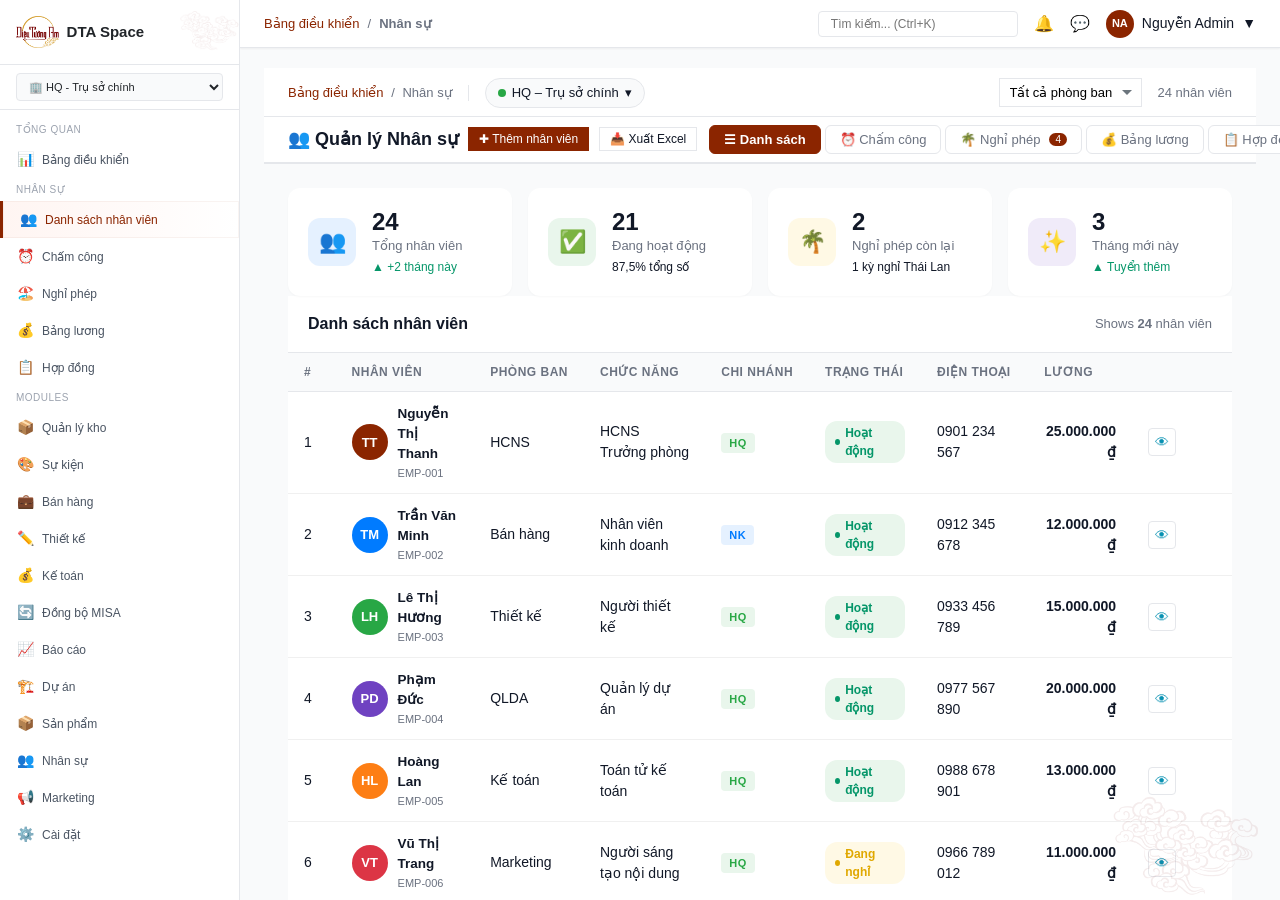
<file: modules/hr.html>
<!DOCTYPE html>
<html lang="vi">

<head>
  <meta charset="UTF-8">
  <meta name="viewport" content="width=device-width, initial-scale=1.0">
  <title>DTA Space - Odoo 19 HR Module</title>
  <style>
    :root {
      --o-primary: #8B2500;
      --o-primary-dark: #6B1C00;
      --o-primary-light: #FFF5F2;
      --o-secondary: #0D9488;
      --o-bg: #F9FAFB;
      --o-border: #E5E7EB;
      --o-text: #111827;
      --o-text-muted: #6B7280;
      --o-white: #FFFFFF;
      --o-success: #059669;
      --o-warning: #D97706;
      --o-danger: #DC2626;
      --o-info: #0891B2;
      --accent-gold: #C49549;
      --entity-nk: #007BFF;
      --entity-bt: #6F42C1;
      --entity-hq: #28A745;
      --o-shadow-xs: 0 1px 2px rgba(0, 0, 0, 0.03);
      --o-shadow-sm: 0 2px 4px rgba(0, 0, 0, 0.05);
      --o-shadow-md: 0 4px 12px rgba(0, 0, 0, 0.08);
      --o-shadow-lg: 0 8px 24px rgba(0, 0, 0, 0.12);
      --o-radius-sm: 6px;
      --o-radius-md: 8px;
      --o-radius-lg: 12px;
      --transition-fast: 150ms cubic-bezier(0.4, 0, 0.2, 1);
      --transition-normal: 250ms cubic-bezier(0.4, 0, 0.2, 1);
      --sidebar-width: 260px;
    }

    * {
      margin: 0;
      padding: 0;
      box-sizing: border-box;
    }

    body {
      font-family: -apple-system, BlinkMacSystemFont, 'Segoe UI', Roboto, 'Helvetica Neue', Arial, sans-serif;
      background: var(--o-bg);
      color: var(--o-text);
      font-size: 14px;
      line-height: 1.5;
      overflow-x: hidden;
    }

    /* ===== LAYOUT ===== */
    .app-layout {
      position: relative;
      display: flex;
      height: 100vh;
      overflow: hidden;
    }

    /* ===== SIDEBAR ===== */
    .sidebar {
      position: relative;
      width: 240px;
      background: #FFFFFF;
      color: #212529;
      border-right: 1px solid #E5E7EB;
      display: flex;
      flex-direction: column;
      flex-shrink: 0;
    }

    .sidebar-header {
      padding: 16px;
      border-bottom: 1px solid #E5E7EB;
    }

    .sidebar-logo {
      display: flex;
      align-items: center;
      gap: 8px;
    }

    .logo-icon {
      width: 32px;
      height: 32px;
      background: #8B2500;
      border-radius: 6px;
      display: flex;
      align-items: center;
      justify-content: center;
      font-weight: bold;
      font-size: 12px;
    }

    .logo-text {
      font-size: 15px;
      font-weight: bold;
    }

    .sidebar-header {
      padding: 16px;
      border-bottom: 1px solid #E5E7EB;
    }

    .sidebar-logo {
      display: flex;
      align-items: center;
      gap: 8px;
    }

    .logo-icon {
      width: 32px;
      height: 32px;
      background: #8B2500;
      border-radius: 6px;
      display: flex;
      align-items: center;
      justify-content: center;
      font-weight: bold;
      font-size: 12px;
    }

    .logo-text {
      font-size: 15px;
      font-weight: bold;
    }

    /* ===== MAIN CONTENT ===== */
    .main-content {
      flex: 1;
      display: flex;
      flex-direction: column;
      overflow: hidden;
    }

    .page-content {
      flex: 1;
      overflow-y: auto;
      padding: 20px 24px;
    }

    .top-header {
      height: 46px;
      background: white;
      border-bottom: 1px solid #DEE2E6;
      display: flex;
      align-items: center;
      padding: 0 16px;
      gap: 16px;
      box-shadow: 0 1px 2px rgba(0, 0, 0, 0.05);
      flex-shrink: 0;
    }

    .header-actions {
      margin-left: auto;
      display: flex;
      align-items: center;
      gap: 16px;
    }

    .search-box input {
      padding: 5px 12px;
      border: 1px solid var(--o-border);
      border-radius: 4px;
      font-size: 12px;
      width: 200px;
    }

    .user-menu {
      display: flex;
      align-items: center;
      gap: 8px;
      cursor: pointer;
    }

    .user-avatar {
      width: 28px;
      height: 28px;
      border-radius: 50%;
      background: #8B2500;
      color: white;
      display: flex;
      align-items: center;
      justify-content: center;
      font-weight: bold;
      font-size: 11px;
    }

    .breadcrumb {
      display: flex;
      align-items: center;
      gap: 8px;
      font-size: 13px;
    }

    .breadcrumb a {
      color: #8B2500;
      text-decoration: none;
    }

    .entity-switcher {
      padding: 8px 16px;
      border-bottom: 1px solid #E5E7EB;
    }

    .entity-switcher select {
      width: 100%;
      padding: 6px 8px;
      border: 1px solid #E5E7EB;
      border-radius: 4px;
      background: #F9FAFB;
      color: #212529;
      font-size: 11px;
    }

    .entity-switcher select option {
      color: #212529;
      background: white;
    }

    .sidebar-nav {
      flex: 1;
      overflow-y: auto;
      padding: 8px 0;
    }

    .nav-section {
      margin-bottom: 0px;
    }

    .nav-section-title {
      padding: 4px 16px;
      font-size: 10px;
      text-transform: uppercase;
      color: #9CA3AF;
      letter-spacing: 0.5px;
    }

    .nav-item {
      display: flex;
      align-items: center;
      padding: 8px 16px;
      color: #4B5563;
      cursor: pointer;
      transition: all 0.2s;
      gap: 8px;
      text-decoration: none;
      font-size: 12px;
    }

    .nav-item:hover {
      background: #F3F4F6;
      color: #111827;
    }

    .nav-item.active {
      background: linear-gradient(90deg, #FFF5F2 0%, rgba(255,245,242,0) 100%);
      color: #8B2500;
      font-weight: 500;
      border-left: 3px solid #8B2500;
      box-shadow: inset 0 0 0 1px rgba(139, 37, 0, 0.05);
    }

    .nav-icon {
      width: 18px;
      text-align: center;
      font-size: 14px;
    }

    /* Alias for hr.html existing HTML structure */
    .sidebar-brand {
      padding: 16px;
      border-bottom: 1px solid #E5E7EB;
      display: flex;
      align-items: center;
      gap: 8px;
    }

    .sidebar-brand-logo {
      width: 32px;
      height: 32px;
      background: #8B2500;
      border-radius: 6px;
      display: flex;
      align-items: center;
      justify-content: center;
      font-weight: bold;
      font-size: 12px;
      color: white;
    }

    .sidebar-brand-text {
      font-size: 15px;
      font-weight: bold;
      color: #212529;
    }

    .sidebar-brand-sub {
      font-size: 11px;
      opacity: 0.7;
      color: #6B7280;
    }

    .sidebar-footer {
      padding: 12px 20px;
      border-top: 1px solid #E5E7EB;
      display: flex;
      align-items: center;
      gap: 10px;
      font-size: 13px;
    }

    .sidebar-footer-avatar {
      width: 32px;
      height: 32px;
      border-radius: 50%;
      background: rgba(164, 16, 16, 0.1);
      display: flex;
      align-items: center;
      justify-content: center;
      font-weight: 600;
      font-size: 12px;
    }

    /* ===== MAIN LAYOUT ===== */
    /* Removed .main-wrapper - using flexbox layout instead */

    /* ===== TOP HEADER ===== */
    .top-header {
      background: var(--o-white);
      border-bottom: 1px solid var(--o-border);
      padding: 0 24px;
      height: 48px;
      display: flex;
      align-items: center;
      justify-content: space-between;
      position: sticky;
      top: 0;
      z-index: 100;
    }

    .header-left {
      display: flex;
      align-items: center;
      gap: 16px;
    }

    .header-search {
      position: relative;
    }

    .header-search input {
      width: 320px;
      padding: 6px 12px 6px 32px;
      border: 1px solid var(--o-border);
      border-radius: 20px;
      font-size: 13px;
      outline: none;
      transition: border-color 0.2s;
    }

    .header-search input:focus {
      border-color: var(--o-primary);
    }

    .header-search::before {
      content: "\1F50D";
      position: absolute;
      left: 10px;
      top: 50%;
      transform: translateY(-50%);
      font-size: 12px;
    }

    .header-right {
      display: flex;
      align-items: center;
      gap: 16px;
    }

    .header-icon-btn {
      width: 36px;
      height: 36px;
      border-radius: 50%;
      border: none;
      background: transparent;
      cursor: pointer;
      display: flex;
      align-items: center;
      justify-content: center;
      font-size: 18px;
      position: relative;
      color: var(--o-text-muted);
      transition: background 0.15s;
    }

    .header-icon-btn:hover {
      background: var(--o-bg);
    }

    .header-badge {
      position: absolute;
      top: 4px;
      right: 4px;
      width: 16px;
      height: 16px;
      border-radius: 50%;
      background: var(--o-danger);
      color: var(--o-white);
      font-size: 10px;
      display: flex;
      align-items: center;
      justify-content: center;
    }

    /* Entity Switcher button (in content area - NOT sidebar) */
    .entity-switcher-btn {
      display: inline-flex;
      align-items: center;
      gap: 6px;
      padding: 4px 12px;
      border: 1px solid var(--o-border);
      border-radius: 20px;
      font-size: 13px;
      cursor: pointer;
      background: var(--o-bg);
      position: relative;
    }

    .entity-dot {
      width: 8px;
      height: 8px;
      border-radius: 50%;
    }

    .entity-dot.nk {
      background: var(--entity-nk);
    }

    .entity-dot.bt {
      background: var(--entity-bt);
    }

    .entity-dot.hq {
      background: var(--entity-hq);
    }

    .entity-dropdown {
      position: absolute;
      top: 100%;
      right: 0;
      margin-top: 4px;
      background: var(--o-white);
      border: 1px solid var(--o-border);
      border-radius: var(--o-radius);
      box-shadow: var(--o-shadow-lg);
      min-width: 200px;
      display: none;
      z-index: 200;
    }

    .entity-dropdown.show {
      display: block;
    }

    .entity-option {
      padding: 10px 16px;
      cursor: pointer;
      display: flex;
      align-items: center;
      gap: 10px;
      transition: background 0.15s;
    }

    .entity-option:hover {
      background: var(--o-bg);
    }

    .entity-option.active {
      background: rgba(113, 75, 103, 0.08);
      font-weight: 600;
    }

    /* ===== CONTROL PANEL ===== */
    .control-panel {
      background: var(--o-white);
      border-bottom: 1px solid var(--o-border);
      padding: 12px 24px;
    }

    .breadcrumb {
      font-size: 13px;
      color: var(--o-text-muted);
      margin-bottom: 0px;
    }

    .breadcrumb a {
      color: var(--o-primary);
      text-decoration: none;
    }

    .breadcrumb a:hover {
      text-decoration: underline;
    }

    .control-row {
      display: flex;
      align-items: center;
      justify-content: space-between;
      gap: 12px;
    }

    .control-title {
      font-size: 20px;
      font-weight: 600;
    }

    .control-actions {
      display: flex;
      align-items: center;
      gap: 8px;
    }

    .btn {
      padding: 6px 16px;
      border-radius: var(--o-radius);
      font-size: 13px;
      font-weight: 500;
      cursor: pointer;
      border: 1px solid transparent;
      display: inline-flex;
      align-items: center;
      gap: 6px;
      transition: all 0.15s;
      text-decoration: none;
      white-space: nowrap;
    }

    .btn-primary {
      background: var(--o-primary);
      color: var(--o-white);
      border-color: var(--o-primary);
    }

    .btn-primary:hover {
      background: var(--o-primary-dark);
    }

    .btn-secondary {
      background: var(--o-white);
      color: var(--o-text);
      border-color: var(--o-border);
    }

    .btn-secondary:hover {
      background: var(--o-bg);
    }

    .btn-success {
      background: var(--o-success);
      color: var(--o-white);
    }

    .btn-success:hover {
      background: #218838;
    }

    .btn-danger {
      background: var(--o-danger);
      color: var(--o-white);
    }

    .btn-danger:hover {
      background: #c82333;
    }

    .btn-sm {
      padding: 4px 10px;
      font-size: 12px;
    }

    .filter-select {
      padding: 6px 28px 6px 10px;
      border: 1px solid var(--o-border);
      border-radius: var(--o-radius);
      font-size: 13px;
      background: var(--o-white);
      cursor: pointer;
      appearance: none;
      background-image: url("data:image/svg+xml,%3Csvg xmlns='http://www.w3.org/2000/svg' width='12' height='12' viewBox='0 0 12 12'%3E%3Cpath fill='%236C757D' d='M6 8L1 3h10z'/%3E%3C/svg%3E");
      background-repeat: no-repeat;
      background-position: right 8px center;
    }

    /* ===== SUB NAV TABS ===== */
    .sub-nav {
      background: var(--o-white);
      border-bottom: 1px solid var(--o-border);
      padding: 0 24px;
      display: flex;
      gap: 0;
    }

    .sub-nav-item {
      padding: 12px 20px;
      font-size: 13px;
      color: var(--o-text-muted);
      cursor: pointer;
      border-bottom: 2px solid transparent;
      transition: all 0.15s;
      font-weight: 500;
    }

    .sub-nav-item:hover {
      color: var(--o-text);
    }

    .sub-nav-item.active {
      color: var(--o-primary);
      border-bottom-color: var(--o-primary);
    }

    .sub-nav-item .badge {
      background: var(--o-primary);
      color: var(--o-white);
      font-size: 11px;
      padding: 1px 7px;
      border-radius: 10px;
      margin-left: 6px;
      font-weight: 600;
    }

    /* ===== CONTENT AREA ===== */
    .content-area {
      padding: 24px;
    }

    /* ===== STAT CARDS ===== */
    .stat-cards {
      display: grid;
      grid-template-columns: repeat(auto-fit, minmax(220px, 1fr));
      gap: 16px;
      margin-bottom: 0px;
    }

    .stat-card {
      background: var(--o-white);
      border-radius: 12px;
      padding: 20px;
      box-shadow: 0 1px 2px rgba(0, 0, 0, 0.03);
      display: flex;
      align-items: center;
      gap: 16px;
      transition: all 250ms cubic-bezier(0.4, 0, 0.2, 1);
      position: relative;
      overflow: hidden;
    }

    .stat-card::before {
      content: '';
      position: absolute;
      top: 0;
      left: 0;
      right: 0;
      height: 3px;
      background: linear-gradient(90deg, #8B2500, #C49549);
      opacity: 0;
      transition: opacity 150ms cubic-bezier(0.4, 0, 0.2, 1);
    }

    .stat-card:hover {
      transform: translateY(-2px);
      box-shadow: 0 4px 12px rgba(0, 0, 0, 0.08);
    }

    .stat-card:hover::before {
      opacity: 1;
    }

    .stat-icon {
      width: 48px;
      height: 48px;
      border-radius: 12px;
      display: flex;
      align-items: center;
      justify-content: center;
      font-size: 22px;
    }

    .stat-icon.blue {
      background: rgba(0, 123, 255, 0.1);
      color: var(--entity-nk);
    }

    .stat-icon.green {
      background: rgba(40, 167, 69, 0.1);
      color: var(--o-success);
    }

    .stat-icon.orange {
      background: rgba(255, 193, 7, 0.1);
      color: #E0A800;
    }

    .stat-icon.purple {
      background: rgba(111, 66, 193, 0.1);
      color: var(--entity-bt);
    }

    .stat-icon.red {
      background: rgba(220, 53, 69, 0.1);
      color: var(--o-danger);
    }

    .stat-icon.teal {
      background: rgba(0, 160, 157, 0.1);
      color: var(--o-secondary);
    }

    .stat-info {
      flex: 1;
    }

    .stat-value {
      font-size: 24px;
      font-weight: 700;
      line-height: 1.2;
    }

    .stat-label {
      font-size: 13px;
      color: var(--o-text-muted);
    }

    .stat-change {
      font-size: 12px;
      margin-top: 2px;
    }

    .stat-change.up {
      color: var(--o-success);
    }

    .stat-change.down {
      color: var(--o-danger);
    }

    /* ===== TABLES ===== */
    .data-card {
      background: var(--o-white);
      border-radius: var(--o-radius);
      box-shadow: var(--o-shadow);
      overflow: hidden;
      margin-bottom: 0px;
    }

    .data-card-header {
      padding: 16px 20px;
      border-bottom: 1px solid var(--o-border);
      display: flex;
      align-items: center;
      justify-content: space-between;
    }

    .data-card-title {
      font-size: 16px;
      font-weight: 600;
    }

    .data-table {
      width: 100%;
      border-collapse: collapse;
    }

    .data-table thead th {
      background: var(--o-bg);
      padding: 10px 16px;
      text-align: left;
      font-size: 12px;
      font-weight: 600;
      text-transform: uppercase;
      letter-spacing: 0.5px;
      color: var(--o-text-muted);
      border-bottom: 1px solid var(--o-border);
      white-space: nowrap;
    }

    .data-table tbody td {
      padding: 12px 16px;
      border-bottom: 1px solid #F0F0F0;
      vertical-align: middle;
    }

    .data-table tbody tr:hover {
      background: rgba(113, 75, 103, 0.03);
    }

    .data-table tbody tr:last-child td {
      border-bottom: none;
    }

    .table-responsive {
      overflow-x: auto;
    }

    /* ===== STATUS BADGES ===== */
    .badge-status {
      display: inline-flex;
      align-items: center;
      padding: 3px 10px;
      border-radius: 12px;
      font-size: 12px;
      font-weight: 600;
      gap: 5px;
    }

    .badge-status::before {
      content: "";
      width: 6px;
      height: 6px;
      border-radius: 50%;
    }

    .badge-active {
      background: rgba(40, 167, 69, 0.1);
      color: var(--o-success);
    }

    .badge-active::before {
      background: var(--o-success);
    }

    .badge-leave {
      background: rgba(255, 193, 7, 0.1);
      color: #E0A800;
    }

    .badge-leave::before {
      background: #E0A800;
    }

    .badge-absent {
      background: rgba(220, 53, 69, 0.1);
      color: var(--o-danger);
    }

    .badge-absent::before {
      background: var(--o-danger);
    }

    .badge-late {
      background: rgba(253, 126, 20, 0.1);
      color: #FD7E14;
    }

    .badge-late::before {
      background: #FD7E14;
    }

    .badge-approved {
      background: rgba(40, 167, 69, 0.1);
      color: var(--o-success);
    }

    .badge-approved::before {
      background: var(--o-success);
    }

    .badge-pending {
      background: rgba(255, 193, 7, 0.1);
      color: #E0A800;
    }

    .badge-pending::before {
      background: #E0A800;
    }

    .badge-rejected {
      background: rgba(220, 53, 69, 0.1);
      color: var(--o-danger);
    }

    .badge-rejected::before {
      background: var(--o-danger);
    }

    .badge-present {
      background: rgba(40, 167, 69, 0.1);
      color: var(--o-success);
    }

    .badge-present::before {
      background: var(--o-success);
    }

    /* ===== ENTITY BADGE ===== */
    .badge-entity {
      display: inline-flex;
      align-items: center;
      padding: 2px 8px;
      border-radius: 4px;
      font-size: 11px;
      font-weight: 700;
      letter-spacing: 0.5px;
    }

    .badge-entity.nk {
      background: rgba(0, 123, 255, 0.1);
      color: var(--entity-nk);
    }

    .badge-entity.bt {
      background: rgba(111, 66, 193, 0.1);
      color: var(--entity-bt);
    }

    .badge-entity.hq {
      background: rgba(40, 167, 69, 0.1);
      color: var(--entity-hq);
    }

    /* ===== AVATAR ===== */
    .avatar {
      width: 36px;
      height: 36px;
      border-radius: 50%;
      display: inline-flex;
      align-items: center;
      justify-content: center;
      font-weight: 700;
      font-size: 13px;
      color: var(--o-white);
      flex-shrink: 0;
    }

    .avatar.sm {
      width: 28px;
      height: 28px;
      font-size: 11px;
    }

    .avatar.lg {
      width: 64px;
      height: 64px;
      font-size: 22px;
    }

    .avatar.xl {
      width: 90px;
      height: 90px;
      font-size: 32px;
    }

    .emp-cell {
      display: flex;
      align-items: center;
      gap: 10px;
    }

    .emp-name {
      font-weight: 600;
      font-size: 13.5px;
    }

    .emp-id {
      font-size: 11px;
      color: var(--o-text-muted);
    }

    /* ===== VIEW PANELS ===== */
    .view-panel {
      display: none;
    }

    .view-panel.active {
      display: block;
    }

    /* ===== TWO COLUMN LAYOUT ===== */
    .two-col {
      display: grid;
      grid-template-columns: 1fr 360px;
      gap: 24px;
    }

    /* ===== EMPLOYEE DETAIL ===== */
    .detail-header {
      background: var(--o-white);
      border-radius: var(--o-radius);
      box-shadow: var(--o-shadow);
      padding: 24px;
      margin-bottom: 0px;
      display: flex;
      gap: 24px;
      align-items: flex-start;
    }

    .detail-tabs {
      display: flex;
      gap: 0;
      background: var(--o-white);
      border-radius: var(--o-radius);
      box-shadow: var(--o-shadow);
      overflow: hidden;
      margin-bottom: 0px;
    }

    .detail-tab {
      padding: 12px 24px;
      font-size: 13px;
      font-weight: 500;
      cursor: pointer;
      border-bottom: 2px solid transparent;
      color: var(--o-text-muted);
      transition: all 0.15s;
    }

    .detail-tab:hover {
      color: var(--o-text);
      background: var(--o-bg);
    }

    .detail-tab.active {
      color: var(--o-primary);
      border-bottom-color: var(--o-primary);
    }

    .detail-content {
      display: none;
    }

    .detail-content.active {
      display: block;
    }

    .detail-card {
      background: var(--o-white);
      border-radius: var(--o-radius);
      box-shadow: var(--o-shadow);
      overflow: hidden;
    }

    .detail-card-header {
      padding: 16px 20px;
      border-bottom: 1px solid var(--o-border);
      font-size: 15px;
      font-weight: 600;
    }

    .detail-card-body {
      padding: 20px;
    }

    .form-row {
      display: grid;
      grid-template-columns: 1fr 1fr;
      gap: 16px;
      margin-bottom: 0px;
    }

    .form-group {
      margin-bottom: 0px;
    }

    .form-label {
      display: block;
      font-size: 12px;
      font-weight: 600;
      text-transform: uppercase;
      letter-spacing: 0.3px;
      color: var(--o-text-muted);
      margin-bottom: 0px;
    }

    .form-value {
      font-size: 14px;
      padding: 8px 0;
      border-bottom: 1px solid #F0F0F0;
    }

    .form-section {
      margin-bottom: 0px;
    }

    .form-section-title {
      font-size: 14px;
      font-weight: 600;
      color: var(--o-primary);
      margin-bottom: 0px;
      padding-bottom: 0px;
      border-bottom: 2px solid var(--o-primary);
      display: inline-block;
    }

    /* ===== PROGRESS BAR ===== */
    .progress-bar {
      height: 8px;
      background: var(--o-bg);
      border-radius: 4px;
      overflow: hidden;
    }

    .progress-fill {
      height: 100%;
      border-radius: 4px;
      transition: width 0.3s;
    }

    .progress-fill.green {
      background: var(--o-success);
    }

    .progress-fill.blue {
      background: var(--entity-nk);
    }

    .progress-fill.orange {
      background: #FD7E14;
    }

    .progress-fill.red {
      background: var(--o-danger);
    }

    /* ===== LEAVE BALANCE ===== */
    .leave-balance-item {
      display: flex;
      align-items: center;
      justify-content: space-between;
      padding: 12px 0;
      border-bottom: 1px solid #F0F0F0;
    }

    .leave-balance-item:last-child {
      border-bottom: none;
    }

    .leave-type-name {
      font-weight: 500;
    }

    .leave-days {
      display: flex;
      align-items: center;
      gap: 12px;
    }

    .leave-days span {
      font-size: 13px;
      color: var(--o-text-muted);
    }

    .leave-days strong {
      font-size: 16px;
      min-width: 30px;
      text-align: right;
    }

    /* ===== MODAL ===== */
    .modal-overlay {
      position: fixed;
      top: 0;
      left: 0;
      right: 0;
      bottom: 0;
      background: rgba(0, 0, 0, 0.5);
      z-index: 2000;
      display: none;
      align-items: center;
      justify-content: center;
    }

    .modal-overlay.show {
      display: flex;
    }

    .modal {
      background: var(--o-white);
      border-radius: var(--o-radius);
      box-shadow: var(--o-shadow-lg);
      width: 560px;
      max-width: 90vw;
      max-height: 85vh;
      overflow-y: auto;
    }

    .modal-header {
      padding: 16px 20px;
      border-bottom: 1px solid var(--o-border);
      display: flex;
      align-items: center;
      justify-content: space-between;
      position: sticky;
      top: 0;
      background: var(--o-white);
      z-index: 10;
    }

    .modal-title {
      font-size: 18px;
      font-weight: 600;
    }

    .modal-close {
      width: 32px;
      height: 32px;
      border-radius: 50%;
      border: none;
      background: transparent;
      cursor: pointer;
      font-size: 20px;
      display: flex;
      align-items: center;
      justify-content: center;
      color: var(--o-text-muted);
    }

    .modal-close:hover {
      background: var(--o-bg);
    }

    .modal-body {
      padding: 20px;
    }

    .modal-footer {
      padding: 12px 20px;
      border-top: 1px solid var(--o-border);
      display: flex;
      justify-content: flex-end;
      gap: 8px;
    }

    .modal input,
    .modal select,
    .modal textarea {
      width: 100%;
      padding: 8px 12px;
      border: 1px solid var(--o-border);
      border-radius: var(--o-radius);
      font-size: 13px;
      font-family: inherit;
      outline: none;
      transition: border-color 0.2s;
    }

    .modal input:focus,
    .modal select:focus,
    .modal textarea:focus {
      border-color: var(--o-primary);
    }

    .modal textarea {
      resize: vertical;
      min-height: 80px;
    }

    /* ===== TOAST ===== */
    .toast-container {
      position: fixed;
      top: 60px;
      right: 24px;
      z-index: 3000;
      display: flex;
      flex-direction: column;
      gap: 8px;
    }

    .toast {
      background: var(--o-white);
      border-radius: var(--o-radius);
      box-shadow: var(--o-shadow-lg);
      padding: 14px 20px;
      display: flex;
      align-items: center;
      gap: 12px;
      min-width: 300px;
      animation: slideIn 0.3s ease;
      border-left: 4px solid var(--o-success);
    }

    .toast.info {
      border-left-color: var(--o-info);
    }

    .toast.warning {
      border-left-color: var(--o-warning);
    }

    .toast.error {
      border-left-color: var(--o-danger);
    }

    .toast-icon {
      font-size: 20px;
    }

    .toast-content {
      flex: 1;
    }

    .toast-title {
      font-weight: 600;
      font-size: 13px;
    }

    .toast-message {
      font-size: 12px;
      color: var(--o-text-muted);
    }

    @keyframes slideIn {
      from {
        transform: translateX(100%);
        opacity: 0;
      }

      to {
        transform: translateX(0);
        opacity: 1;
      }
    }

    @keyframes slideOut {
      from {
        transform: translateX(0);
        opacity: 1;
      }

      to {
        transform: translateX(100%);
        opacity: 0;
      }
    }

    /* ===== ATTENDANCE SUMMARY ===== */
    .att-summary {
      display: grid;
      grid-template-columns: repeat(4, 1fr);
      gap: 12px;
      margin-bottom: 0px;
    }

    .att-stat {
      text-align: center;
      padding: 16px;
      background: var(--o-bg);
      border-radius: var(--o-radius);
    }

    .att-stat-value {
      font-size: 28px;
      font-weight: 700;
    }

    .att-stat-label {
      font-size: 12px;
      color: var(--o-text-muted);
      margin-top: 4px;
    }

    /* ===== ACTION BUTTONS ===== */
    .action-btns {
      display: flex;
      gap: 4px;
    }

    .action-btn {
      width: 28px;
      height: 28px;
      border-radius: 4px;
      border: 1px solid var(--o-border);
      background: var(--o-white);
      cursor: pointer;
      display: flex;
      align-items: center;
      justify-content: center;
      font-size: 14px;
      transition: all 0.15s;
    }

    .action-btn:hover {
      background: var(--o-bg);
    }

    .action-btn.approve {
      color: var(--o-success);
    }

    .action-btn.approve:hover {
      background: rgba(40, 167, 69, 0.1);
      border-color: var(--o-success);
    }

    .action-btn.reject {
      color: var(--o-danger);
    }

    .action-btn.reject:hover {
      background: rgba(220, 53, 69, 0.1);
      border-color: var(--o-danger);
    }

    .action-btn.view {
      color: var(--o-info);
    }

    .action-btn.view:hover {
      background: rgba(23, 162, 184, 0.1);
      border-color: var(--o-info);
    }

    /* ===== MISC ===== */
    .text-right {
      text-align: right;
    }

    .text-center {
      text-align: center;
    }

    .text-muted {
      color: var(--o-text-muted);
    }

    .mt-2 {
      margin-top: 8px;
    }

    .mt-3 {
      margin-top: 16px;
    }

    .mb-3 {
      margin-bottom: 0px;
    }

    .fw-600 {
      font-weight: 600;
    }

    .fw-700 {
      font-weight: 700;
    }

    .flex {
      display: flex;
    }

    .items-center {
      align-items: center;
    }

    .gap-2 {
      gap: 8px;
    }

    .gap-3 {
      gap: 16px;
    }

    /* ===== TIMELINE ===== */
    .timeline-item {
      display: flex;
      gap: 12px;
      padding: 12px 0;
      border-bottom: 1px solid #F0F0F0;
    }

    .timeline-item:last-child {
      border-bottom: none;
    }

    .timeline-dot {
      width: 10px;
      height: 10px;
      border-radius: 50%;
      margin-top: 5px;
      flex-shrink: 0;
    }

    .timeline-dot.green {
      background: var(--o-success);
    }

    .timeline-dot.blue {
      background: var(--entity-nk);
    }

    .timeline-dot.orange {
      background: #FD7E14;
    }

    .timeline-content {
      flex: 1;
    }

    .timeline-title {
      font-weight: 500;
      font-size: 13px;
    }

    .timeline-time {
      font-size: 12px;
      color: var(--o-text-muted);
    }

    /* ===== RESPONSIVE ===== */
    @media (max-width: 1200px) {
      .two-col {
        grid-template-columns: 1fr;
      }
    }

    @media (max-width: 768px) {
      .sidebar {
        transform: translateX(-100%);
      }

      .stat-cards {
        grid-template-columns: repeat(2, 1fr);
      }

      .form-row {
        grid-template-columns: 1fr;
      }

      .att-summary {
        grid-template-columns: repeat(2, 1fr);
      }
    }

    .tooltip {
      position: relative;
      cursor: pointer;
      font-size: 16px;
    }

    .tooltip::after {
      content: attr(data-tip);
      position: absolute;
      bottom: -28px;
      left: 50%;
      transform: translateX(-50%);
      background: #333;
      color: white;
      padding: 4px 8px;
      border-radius: 4px;
      font-size: 11px;
      white-space: nowrap;
      opacity: 0;
      pointer-events: none;
      transition: opacity 0.2s;
    }

    .tooltip:hover::after {
      opacity: 1;
    }

    /* Pattern decoration */
    .sidebar-pattern {
      position: absolute;
      top: 0;
      right: 0;
      width: 60px;
      height: 60px;
      background-image: url('../Media/pattern.png');
      background-size: contain;
      background-repeat: no-repeat;
      background-position: center;
      opacity: 0.08;
      pointer-events: none;
      z-index: 1;
    }


    .page-pattern {
      position: fixed;
      bottom: 0px;
      right: 20px;
      width: 150px;
      height: 150px;
      background-image: url('../Media/pattern.png');
      background-size: contain;
      margin-bottom: -20px;
      background-repeat: no-repeat;
      background-position: center;
      opacity: 0.08;
      pointer-events: none;
      z-index: 0;
    }
  
    /* ===== TAB BUTTONS (control panel row 2) ===== */
    .tab-btn {
      padding: 6px 14px;
      font-size: 13px;
      font-weight: 500;
      border: 1px solid var(--o-border);
      border-radius: var(--o-radius-sm);
      background: var(--o-white);
      color: var(--o-text-muted);
      cursor: pointer;
      transition: all var(--transition-fast);
      white-space: nowrap;
      display: inline-flex;
      align-items: center;
      gap: 5px;
    }
    .tab-btn:hover {
      background: var(--o-bg);
      color: var(--o-text);
      border-color: var(--o-primary);
    }
    .tab-btn.active {
      background: var(--o-primary);
      color: #fff;
      border-color: var(--o-primary);
      font-weight: 600;
    }

    /* ===== ENTITY-SWITCHER-BTN (control panel inline) ===== */
    .entity-switcher-btn {
      display: inline-flex;
      align-items: center;
      gap: 6px;
      padding: 4px 12px;
      border: 1px solid var(--o-border);
      border-radius: 20px;
      font-size: 13px;
      cursor: pointer;
      background: var(--o-bg);
      position: relative;
      white-space: nowrap;
    }
    #entityDropdownHR {
      display: none;
    }
    #entityDropdownHR.show {
      display: block !important;
    }

    </style>
</head>

<body>

  <div class="app-layout">
    <!-- ===== SIDEBAR ===== -->
    <aside class="sidebar" id="sidebar">
      <div class="sidebar-header">
        <div class="sidebar-pattern"></div>
        <div class="sidebar-logo">
          <img src="../Media/DTA-LOGO.png" alt="DTA Space" style="height: 32px; width: auto;">
          <div class="logo-text">DTA Space</div>
        </div>
      </div>
      <div class="entity-switcher">
        <select id="entitySelect" onchange="switchEntity(this.value)">
          <option value="hq">🏢 HQ - Trụ sở chính</option>
          <option value="nk">🏪 NK - Cửa hàng Nguyễn Kiệm</option>
          <option value="bt">🏪 BT - Cửa Hàng Bà Triệu</option>
        </select>
      </div>
      <nav class="sidebar-nav" id="sidebarNav">
        <div class="nav-section">
          <div class="nav-section-title">Tổng quan</div>
          <a class="nav-item" href="../index.html"><span class="nav-icon">📊</span><span>Bảng điều khiển</span></a>
        </div>
        <div class="nav-section">
          <div class="nav-section-title">Nhân sự</div>
          <a class="nav-item active" id="sidebarNav-directory" href="#" onclick="navToHRView('directory'); return false;"><span class="nav-icon">👥</span><span>Danh sách nhân viên</span></a>
          <a class="nav-item" id="sidebarNav-attendance" href="#" onclick="navToHRView('attendance'); return false;"><span class="nav-icon">⏰</span><span>Chấm công</span></a>
          <a class="nav-item" id="sidebarNav-leaves" href="#" onclick="navToHRView('leaves'); return false;"><span class="nav-icon">🏖️</span><span>Nghỉ phép</span></a>
          <a class="nav-item" id="sidebarNav-salary" href="#" onclick="navToHRView('salary'); return false;"><span class="nav-icon">💰</span><span>Bảng lương</span></a>
          <a class="nav-item" id="sidebarNav-contracts" href="#" onclick="navToHRView('contracts'); return false;"><span class="nav-icon">📋</span><span>Hợp đồng</span></a>
        </div>
        <div class="nav-section">
          <div class="nav-section-title">Modules</div>
          <a class="nav-item" href="inventory.html"><span class="nav-icon">📦</span><span>Quản lý kho</span></a>
          <a class="nav-item" href="events.html"><span class="nav-icon">🎨</span><span>Sự kiện</span></a>
          <a class="nav-item" href="sales.html"><span class="nav-icon">💼</span><span>Bán hàng</span></a>
          <a class="nav-item" href="design_studio.html"><span class="nav-icon">✏️</span><span>Thiết kế</span></a>
          <a class="nav-item" href="accounting.html"><span class="nav-icon">💰</span><span>Kế toán</span></a>
          <a class="nav-item" href="misa.html"><span class="nav-icon">🔄</span><span>Đồng bộ MISA</span></a>
          <a class="nav-item" href="reports.html"><span class="nav-icon">📈</span><span>Báo cáo</span></a>
          <a class="nav-item" href="projects.html"><span class="nav-icon">🏗️</span><span>Dự án</span></a>
          <a class="nav-item" href="products.html"><span class="nav-icon">📦</span><span>Sản phẩm</span></a>
          <a class="nav-item" href="hr.html"><span class="nav-icon">👥</span><span>Nhân sự</span></a>
          <a class="nav-item" href="marketing.html"><span class="nav-icon">📢</span><span>Marketing</span></a>
          <a class="nav-item" href="settings.html"><span class="nav-icon">⚙️</span><span>Cài đặt</span></a>
        </div>
      </nav>
    </aside>

    <!-- ===== MAIN ===== -->
    <div class="main-content">

      <!-- TOP HEADER -->
      <header class="top-header">
        <div class="breadcrumb">
          <a href="../index.html">Bảng điều khiển</a>
          <span>/</span>
          <strong>Nhân sự</strong>
        </div>
        <div class="header-actions">
          <div class="search-box">
            <input type="text" placeholder="Tìm kiếm... (Ctrl+K)" id="globalSearch">
          </div>
          <span class="tooltip" data-tip="Notifications">🔔</span>
          <span class="tooltip" data-tip="Messages">💬</span>
          <div class="user-menu">
            <div class="user-avatar">NA</div>
            <span>Nguyễn Admin</span>
            <span>▼</span>
          </div>
        </div>
      </header>

      <!-- PAGE CONTENT -->
      <div class="page-content">

        <!-- CONTROL PANEL – 2-ROW LAYOUT -->
        <div class="control-panel" style="padding:0; border-bottom:2px solid var(--o-border);">
          <!-- Row 1: Breadcrumb / Entity / Filters -->
          <div style="display:flex; align-items:center; gap:16px; padding:10px 24px 8px; border-bottom:1px solid var(--o-border); flex-wrap:nowrap; overflow-x:auto;">
            <div style="font-size:13px; color:var(--o-text-muted); white-space:nowrap;">
              <a href="../index.html" style="color:var(--o-primary); text-decoration:none;">Bảng điều khiển</a>
              <span style="margin:0 4px;">&#47;</span>
              <span>Nhân sự</span>
            </div>
            <div style="width:1px; height:16px; background:var(--o-border); flex-shrink:0;"></div>
            <div class="entity-switcher-btn" onclick="document.getElementById('entityDropdownHR').classList.toggle('show'); event.stopPropagation();" style="position:relative; flex-shrink:0; padding:4px 12px; border:1px solid var(--o-border); border-radius:20px; font-size:13px; cursor:pointer; background:var(--o-bg); display:inline-flex; align-items:center; gap:6px;">
              <div class="entity-dot hq" style="width:8px; height:8px; border-radius:50%; background:var(--entity-hq);"></div>
              <span id="hrEntityLabel">HQ – Trụ sở chính</span>
              &#9662;
              <div id="entityDropdownHR" style="position:absolute; top:100%; left:0; margin-top:4px; background:#fff; border:1px solid var(--o-border); border-radius:8px; box-shadow:0 8px 24px rgba(0,0,0,.12); min-width:200px; display:none; z-index:300;">
                <div onclick="hrSwitchEntity('hq','HQ – Trụ sở chính',this); event.stopPropagation()" style="padding:10px 16px; cursor:pointer; display:flex; align-items:center; gap:10px; background:rgba(40,167,69,.08); font-weight:600;"><div style="width:8px;height:8px;border-radius:50%;background:var(--entity-hq);"></div>HQ – Trụ sở chính</div>
                <div onclick="hrSwitchEntity('nk','NK – Nguyễn Kiệm',this); event.stopPropagation()" style="padding:10px 16px; cursor:pointer; display:flex; align-items:center; gap:10px;"><div style="width:8px;height:8px;border-radius:50%;background:var(--entity-nk);"></div>NK – Nguyễn Kiệm</div>
                <div onclick="hrSwitchEntity('bt','BT – Bà Triệu',this); event.stopPropagation()" style="padding:10px 16px; cursor:pointer; display:flex; align-items:center; gap:10px;"><div style="width:8px;height:8px;border-radius:50%;background:var(--entity-bt);"></div>BT – Bà Triệu</div>
              </div>
            </div>
            <div style="flex:1; min-width:0;"></div>
            <select class="filter-select" id="deptFilter" onchange="filterByDepartment()" style="flex-shrink:0;">
              <option value="">Tất cả phòng ban</option>
              <option value="Sales">Bán hàng</option>
              <option value="Thiết kế">Thiết kế</option>
              <option value="QLDA">QLDA</option>
              <option value="Kế toán">Kế toán</option>
              <option value="HCNS">HCNS</option>
              <option value="Marketing">Marketing</option>
            </select>
            <div style="font-size:13px; color:var(--o-text-muted); white-space:nowrap; flex-shrink:0;"><span id="hrRecordCount">24</span> nhân viên</div>
          </div>
          <!-- Row 2: Title / Action Buttons / View Tabs -->
          <div style="display:flex; align-items:center; justify-content:space-between; padding:8px 24px; gap:12px; flex-wrap:nowrap;">
            <div style="display:flex; align-items:center; gap:10px; flex-shrink:0;">
              <h1 style="font-size:18px; font-weight:700; margin:0;">&#128101; Quản lý Nhân sự</h1>
              <button class="btn btn-primary btn-sm" onclick="openModal('newEmployeeModal')">&#10010; Thêm nhân viên</button>
              <button class="btn btn-secondary btn-sm" onclick="showToast('Xuất file','Đã xuất danh sách nhân viên ra Excel','success')">&#128229; Xuất Excel</button>
            </div>
            <div style="display:flex; align-items:center; gap:4px; flex-shrink:0; flex-wrap:nowrap;">
              <button class="tab-btn active" data-view="directory" onclick="switchHRView(this)">&#9776; Danh sách</button>
              <button class="tab-btn" data-view="attendance" onclick="switchHRView(this)">&#9200; Chấm công</button>
              <button class="tab-btn" data-view="leaves" onclick="switchHRView(this)">&#127796; Nghỉ phép <span style="background:var(--o-primary);color:#fff;border-radius:10px;padding:1px 6px;font-size:10px;margin-left:4px;">4</span></button>
              <button class="tab-btn" data-view="salary" onclick="switchHRView(this)">&#128176; Bảng lương</button>
              <button class="tab-btn" data-view="contracts" onclick="switchHRView(this)">&#128203; Hợp đồng</button>
              <button class="tab-btn" id="btnDetailTab" data-view="detail" onclick="switchHRView(this)" style="display:none;">&#128100; Chi tiết</button>
            </div>
          </div>
        </div>

        <!-- ===== CONTENT ===== -->
        <div class="content-area">

          <!-- ===== VIEW: EMPLOYEE DIRECTORY ===== -->
          <div class="view-panel active" id="view-directory">
            <!-- Stat Cards -->
            <div class="stat-cards">
              <div class="stat-card">
                <div class="stat-icon blue">&#128101;</div>
                <div class="stat-info">
                  <div class="stat-value">24</div>
                  <div class="stat-label">Tổng nhân viên</div>
                  <div class="stat-change up">&#9650; +2 tháng này</div>
                </div>
              </div>
              <div class="stat-card">
                <div class="stat-icon green">&#9989;</div>
                <div class="stat-info">
                  <div class="stat-value">21</div>
                  <div class="stat-label">Đang hoạt động</div>
                  <div class="stat-change">87,5% tổng số</div>
                </div>
              </div>
              <div class="stat-card">
                <div class="stat-icon orange">&#127796;</div>
                <div class="stat-info">
                  <div class="stat-value">2</div>
                  <div class="stat-label">Nghỉ phép còn lại</div>
                  <div class="stat-change">1 kỳ nghỉ Thái Lan</div>
                </div>
              </div>
              <div class="stat-card">
                <div class="stat-icon purple">&#10024;</div>
                <div class="stat-info">
                  <div class="stat-value">3</div>
                  <div class="stat-label">Tháng mới này</div>
                  <div class="stat-change up">&#9650; Tuyển thêm</div>
                </div>
              </div>
            </div>

            <!-- Employee Table -->
            <div class="data-card">
              <div class="data-card-header">
                <div class="data-card-title">Danh sách nhân viên</div>
                <span class="text-muted" style="font-size:13px">Shows <strong>24</strong> nhân viên</span>
              </div>
              <div class="table-responsive">
                <table class="data-table" id="employeeTable">
                  <thead>
                    <tr>
                      <th style="width:40px">#</th>
                      <th>Nhân viên</th>
                      <th>phòng ban</th>
                      <th>Chức năng</th>
                      <th>Chi nhánh</th>
                      <th>Trạng thái</th>
                      <th>Điện thoại</th>
                      <th class="text-right">Lương</th>
                      <th style="width:100px"></th>
                    </tr>
                  </thead>
                  <tbody>
                    <tr data-dept="HCNS">
                      <td>1</td>
                      <td>
                        <div class="emp-cell">
                          <div class="avatar" style="background:#8B2500">TT</div>
                          <div>
                            <div class="emp-name">Nguyễn Thị Thanh</div>
                            <div class="emp-id">EMP-001</div>
                          </div>
                        </div>
                      </td>
                      <td>HCNS</td>
                      <td>HCNS Trưởng phòng</td>
                      <td><span class="badge-entity hq">HQ</span></td>
                      <td><span class="badge-status badge-active">Hoạt động</span></td>
                      <td>0901 234 567</td>
                      <td class="text-right fw-600">25.000.000 &#8363;</td>
                      <td>
                        <div class="action-btns"><button class="action-btn view"
                            onclick="switchView('detail', document.querySelectorAll('.sub-nav-item')[3])"
                            title="Xem">&#128065;</button></div>
                      </td>
                    </tr>
                    <tr data-dept="Sales">
                      <td>2</td>
                      <td>
                        <div class="emp-cell">
                          <div class="avatar" style="background:#007BFF">TM</div>
                          <div>
                            <div class="emp-name">Trần Văn Minh</div>
                            <div class="emp-id">EMP-002</div>
                          </div>
                        </div>
                      </td>
                      <td>Bán hàng</td>
                      <td>Nhân viên kinh doanh</td>
                      <td><span class="badge-entity nk">NK</span></td>
                      <td><span class="badge-status badge-active">Hoạt động</span></td>
                      <td>0912 345 678</td>
                      <td class="text-right fw-600">12.000.000 &#8363;</td>
                      <td>
                        <div class="action-btns"><button class="action-btn view" title="Xem">&#128065;</button></div>
                      </td>
                    </tr>
                    <tr data-dept="Thiết kế">
                      <td>3</td>
                      <td>
                        <div class="emp-cell">
                          <div class="avatar" style="background:#28A745">LH</div>
                          <div>
                            <div class="emp-name">Lê Thị Hương</div>
                            <div class="emp-id">EMP-003</div>
                          </div>
                        </div>
                      </td>
                      <td>Thiết kế</td>
                      <td>Người thiết kế</td>
                      <td><span class="badge-entity hq">HQ</span></td>
                      <td><span class="badge-status badge-active">Hoạt động</span></td>
                      <td>0933 456 789</td>
                      <td class="text-right fw-600">15.000.000 &#8363;</td>
                      <td>
                        <div class="action-btns"><button class="action-btn view" title="Xem">&#128065;</button></div>
                      </td>
                    </tr>
                    <tr data-dept="QLDA">
                      <td>4</td>
                      <td>
                        <div class="emp-cell">
                          <div class="avatar" style="background:#6F42C1">PD</div>
                          <div>
                            <div class="emp-name">Phạm Đức</div>
                            <div class="emp-id">EMP-004</div>
                          </div>
                        </div>
                      </td>
                      <td>QLDA</td>
                      <td>Quản lý dự án</td>
                      <td><span class="badge-entity hq">HQ</span></td>
                      <td><span class="badge-status badge-active">Hoạt động</span></td>
                      <td>0977 567 890</td>
                      <td class="text-right fw-600">20.000.000 &#8363;</td>
                      <td>
                        <div class="action-btns"><button class="action-btn view" title="Xem">&#128065;</button></div>
                      </td>
                    </tr>
                    <tr data-dept="Kế toán">
                      <td>5</td>
                      <td>
                        <div class="emp-cell">
                          <div class="avatar" style="background:#FD7E14">HL</div>
                          <div>
                            <div class="emp-name">Hoàng Lan</div>
                            <div class="emp-id">EMP-005</div>
                          </div>
                        </div>
                      </td>
                      <td>Kế toán</td>
                      <td>Toán tử kế toán</td>
                      <td><span class="badge-entity hq">HQ</span></td>
                      <td><span class="badge-status badge-active">Hoạt động</span></td>
                      <td>0988 678 901</td>
                      <td class="text-right fw-600">13.000.000 &#8363;</td>
                      <td>
                        <div class="action-btns"><button class="action-btn view" title="Xem">&#128065;</button></div>
                      </td>
                    </tr>
                    <tr data-dept="Marketing">
                      <td>6</td>
                      <td>
                        <div class="emp-cell">
                          <div class="avatar" style="background:#DC3545">VT</div>
                          <div>
                            <div class="emp-name">Vũ Thị Trang</div>
                            <div class="emp-id">EMP-006</div>
                          </div>
                        </div>
                      </td>
                      <td>Marketing</td>
                      <td>Người sáng tạo nội dung</td>
                      <td><span class="badge-entity hq">HQ</span></td>
                      <td><span class="badge-status badge-leave">Đang nghỉ</span></td>
                      <td>0966 789 012</td>
                      <td class="text-right fw-600">11.000.000 &#8363;</td>
                      <td>
                        <div class="action-btns"><button class="action-btn view" title="Xem">&#128065;</button></div>
                      </td>
                    </tr>
                    <tr data-dept="Sales">
                      <td>7</td>
                      <td>
                        <div class="emp-cell">
                          <div class="avatar" style="background:#17A2B8">DN</div>
                          <div>
                            <div class="emp-name">Đặng Ngọc</div>
                            <div class="emp-id">EMP-007</div>
                          </div>
                        </div>
                      </td>
                      <td>Bán hàng</td>
                      <td>Nhân viên kinh doanh</td>
                      <td><span class="badge-entity bt">BT</span></td>
                      <td><span class="badge-status badge-active">Hoạt động</span></td>
                      <td>0944 890 123</td>
                      <td class="text-right fw-600">12.000.000 &#8363;</td>
                      <td>
                        <div class="action-btns"><button class="action-btn view" title="Xem">&#128065;</button></div>
                      </td>
                    </tr>
                    <tr data-dept="Thiết kế">
                      <td>8</td>
                      <td>
                        <div class="emp-cell">
                          <div class="avatar" style="background:#8B2500">BH</div>
                          <div>
                            <div class="emp-name">Bùi Hồng</div>
                            <div class="emp-id">EMP-008</div>
                          </div>
                        </div>
                      </td>
                      <td>Thiết kế</td>
                      <td>Thiết kế nhóm trưởng</td>
                      <td><span class="badge-entity hq">HQ</span></td>
                      <td><span class="badge-status badge-active">Hoạt động</span></td>
                      <td>0933 901 234</td>
                      <td class="text-right fw-600">18.000.000 &#8363;</td>
                      <td>
                        <div class="action-btns"><button class="action-btn view" title="Xem">&#128065;</button></div>
                      </td>
                    </tr>
                    <tr data-dept="Sales">
                      <td>9</td>
                      <td>
                        <div class="emp-cell">
                          <div class="avatar" style="background:#007BFF">NT</div>
                          <div>
                            <div class="emp-name">Ngô Thành</div>
                            <div class="emp-id">EMP-009</div>
                          </div>
                        </div>
                      </td>
                      <td>Bán hàng</td>
                      <td>Phòng bán hàng trưởng</td>
                      <td><span class="badge-entity nk">NK</span></td>
                      <td><span class="badge-status badge-active">Hoạt động</span></td>
                      <td>0911 012 345</td>
                      <td class="text-right fw-600">22.000.000 &#8363;</td>
                      <td>
                        <div class="action-btns"><button class="action-btn view" title="Xem">&#128065;</button></div>
                      </td>
                    </tr>
                    <tr data-dept="QLDA">
                      <td>10</td>
                      <td>
                        <div class="emp-cell">
                          <div class="avatar" style="background:#6F42C1">DM</div>
                          <div>
                            <div class="emp-name">Đỗ Mai</div>
                            <div class="emp-id">EMP-010</div>
                          </div>
                        </div>
                      </td>
                      <td>QLDA</td>
                      <td>Giám sát quá trình</td>
                      <td><span class="badge-entity hq">HQ</span></td>
                      <td><span class="badge-status badge-active">Hoạt động</span></td>
                      <td>0922 123 456</td>
                      <td class="text-right fw-600">16.000.000 &#8363;</td>
                      <td>
                        <div class="action-btns"><button class="action-btn view" title="Xem">&#128065;</button></div>
                      </td>
                    </tr>
                    <tr data-dept="Kế toán">
                      <td>11</td>
                      <td>
                        <div class="emp-cell">
                          <div class="avatar" style="background:#FD7E14">LK</div>
                          <div>
                            <div class="emp-name">Lý Khánh</div>
                            <div class="emp-id">EMP-011</div>
                          </div>
                        </div>
                      </td>
                      <td>Kế toán</td>
                      <td>Kế toán trưởng</td>
                      <td><span class="badge-entity hq">HQ</span></td>
                      <td><span class="badge-status badge-active">Hồ động</span></td>
                      <td>0977 234 567</td>
                      <td class="text-right fw-600">18.000.000 &#8363;</td>
                      <td>
                        <div class="action-btns"><button class="action-btn view" title="Xem">&#128065;</button></div>
                      </td>
                    </tr>
                    <tr data-dept="Sales">
                      <td>12</td>
                      <td>
                        <div class="emp-cell">
                          <div class="avatar" style="background:#17A2B8">PT</div>
                          <div>
                            <div class="emp-name">Phan Thị</div>
                            <div class="emp-id">EMP-012</div>
                          </div>
                        </div>
                      </td>
                      <td>Bán hàng</td>
                      <td>Nhân viên kinh doanh</td>
                      <td><span class="badge-entity bt">BT</span></td>
                      <td><span class="badge-status badge-active">Hoạt động</span></td>
                      <td>0955 345 678</td>
                      <td class="text-right fw-600">11.000.000 &#8363;</td>
                      <td>
                        <div class="action-btns"><button class="action-btn view" title="Xem">&#128065;</button></div>
                      </td>
                    </tr>
                    <tr data-dept="Thiết kế">
                      <td>13</td>
                      <td>
                        <div class="emp-cell">
                          <div class="avatar" style="background:#28A745">HD</div>
                          <div>
                            <div class="emp-name">Hà Duy</div>
                            <div class="emp-id">EMP-013</div>
                          </div>
                        </div>
                      </td>
                      <td>Thiết kế</td>
                      <td>Kiến trúc sư</td>
                      <td><span class="badge-entity hq">HQ</span></td>
                      <td><span class="badge-status badge-active">Hoạt động</span></td>
                      <td>0988 456 789</td>
                      <td class="text-right fw-600">17.000.000 &#8363;</td>
                      <td>
                        <div class="action-btns"><button class="action-btn view" title="Xem">&#128065;</button></div>
                      </td>
                    </tr>
                    <tr data-dept="Sales">
                      <td>14</td>
                      <td>
                        <div class="emp-cell">
                          <div class="avatar" style="background:#DC3545">TA</div>
                          <div>
                            <div class="emp-name">Tô An</div>
                            <div class="emp-id">EMP-014</div>
                          </div>
                        </div>
                      </td>
                      <td>Bán hàng</td>
                      <td>Chăm sóc KH</td>
                      <td><span class="badge-entity nk">NK</span></td>
                      <td><span class="badge-status badge-active">Hoạt động</span></td>
                      <td>0966 567 890</td>
                      <td class="text-right fw-600">10.000.000 &#8363;</td>
                      <td>
                        <div class="action-btns"><button class="action-btn view" title="Xem">&#128065;</button></div>
                      </td>
                    </tr>
                    <tr data-dept="HCNS">
                      <td>15</td>
                      <td>
                        <div class="emp-cell">
                          <div class="avatar" style="background:#8B2500">VL</div>
                          <div>
                            <div class="emp-name">Võ Linh</div>
                            <div class="emp-id">EMP-015</div>
                          </div>
                        </div>
                      </td>
                      <td>HCNS</td>
                      <td>Nhân sự</td>
                      <td><span class="badge-entity hq">HQ</span></td>
                      <td><span class="badge-status badge-active">Hoạt động</span></td>
                      <td>0944 678 901</td>
                      <td class="text-right fw-600">12.000.000 &#8363;</td>
                      <td>
                        <div class="action-btns"><button class="action-btn view" title="Xem">&#128065;</button></div>
                      </td>
                    </tr>
                    <tr data-dept="QLDA">
                      <td>16</td>
                      <td>
                        <div class="emp-cell">
                          <div class="avatar" style="background:#007BFF">CT</div>
                          <div>
                            <div class="emp-name">Chu Tuấn</div>
                            <div class="emp-id">EMP-016</div>
                          </div>
                        </div>
                      </td>
                      <td>QLDA</td>
                      <td>Kỹ năng xây dựng</td>
                      <td><span class="badge-entity hq">HQ</span></td>
                      <td><span class="badge-status badge-active">Hoạt động</span></td>
                      <td>0933 789 012</td>
                      <td class="text-right fw-600">15.000.000 &#8363;</td>
                      <td>
                        <div class="action-btns"><button class="action-btn view" title="Xem">&#128065;</button></div>
                      </td>
                    </tr>
                    <tr data-dept="Marketing">
                      <td>17</td>
                      <td>
                        <div class="emp-cell">
                          <div class="avatar" style="background:#6F42C1">DH</div>
                          <div>
                            <div class="emp-name">Dương Hương</div>
                            <div class="emp-id">EMP-017</div>
                          </div>
                        </div>
                      </td>
                      <td>Marketing</td>
                      <td>Nhân viên tiếp thị</td>
                      <td><span class="badge-entity hq">HQ</span></td>
                      <td><span class="badge-status badge-active">Hoạt động</span></td>
                      <td>0911 890 123</td>
                      <td class="text-right fw-600">13.000.000 &#8363;</td>
                      <td>
                        <div class="action-btns"><button class="action-btn view" title="Xem">&#128065;</button></div>
                      </td>
                    </tr>
                    <tr data-dept="Sales">
                      <td>18</td>
                      <td>
                        <div class="emp-cell">
                          <div class="avatar" style="background:#FD7E14">NB</div>
                          <div>
                            <div class="emp-name">Nguyễn Bảo</div>
                            <div class="emp-id">EMP-018</div>
                          </div>
                        </div>
                      </td>
                      <td>Bán hàng</td>
                      <td>Nhân viên kinh doanh</td>
                      <td><span class="badge-entity bt">BT</span></td>
                      <td><span class="badge-status badge-active">Hoạt động</span></td>
                      <td>0977 901 234</td>
                      <td class="text-right fw-600">11.500.000 &#8363;</td>
                      <td>
                        <div class="action-btns"><button class="action-btn view" title="Xem">&#128065;</button></div>
                      </td>
                    </tr>
                    <tr data-dept="Thiết kế">
                      <td>19</td>
                      <td>
                        <div class="emp-cell">
                          <div class="avatar" style="background:#28A745">LM</div>
                          <div>
                            <div class="emp-name">Lâm Mỹ</div>
                            <div class="emp-id">EMP-019</div>
                          </div>
                        </div>
                      </td>
                      <td>Thiết kế</td>
                      <td>Người thiết kế</td>
                      <td><span class="badge-entity nk">NK</span></td>
                      <td><span class="badge-status badge-active">Hoạt động</span></td>
                      <td>0922 012 345</td>
                      <td class="text-right fw-600">14.000.000 &#8363;</td>
                      <td>
                        <div class="action-btns"><button class="action-btn view" title="Xem">&#128065;</button></div>
                      </td>
                    </tr>
                    <tr data-dept="Sales">
                      <td>20</td>
                      <td>
                        <div class="emp-cell">
                          <div class="avatar" style="background:#17A2B8">TP</div>
                          <div>
                            <div class="emp-name">Trịnh Phương</div>
                            <div class="emp-id">EMP-020</div>
                          </div>
                        </div>
                      </td>
                      <td>Bán hàng</td>
                      <td>Nhân viên kinh doanh</td>
                      <td><span class="badge-entity nk">NK</span></td>
                      <td><span class="badge-status badge-active">Hoạt động</span></td>
                      <td>0988 123 456</td>
                      <td class="text-right fw-600">12.500.000 &#8363;</td>
                      <td>
                        <div class="action-btns"><button class="action-btn view" title="Xem">&#128065;</button></div>
                      </td>
                    </tr>
                    <tr data-dept="HCNS">
                      <td>21</td>
                      <td>
                        <div class="emp-cell">
                          <div class="avatar" style="background:#DC3545">DK</div>
                          <div>
                            <div class="emp-name">Đinh Khoa</div>
                            <div class="emp-id">EMP-021</div>
                          </div>
                        </div>
                      </td>
                      <td>HCNS</td>
                      <td>Quest</td>
                      <td><span class="badge-entity hq">HQ</span></td>
                      <td><span class="badge-status badge-active">Hoạt động</span></td>
                      <td>0955 234 567</td>
                      <td class="text-right fw-600">8.000.000 &#8363;</td>
                      <td>
                        <div class="action-btns"><button class="action-btn view" title="Xem">&#128065;</button></div>
                      </td>
                    </tr>
                    <tr data-dept="QLDA">
                      <td>22</td>
                      <td>
                        <div class="emp-cell">
                          <div class="avatar" style="background:#8B2500">GX</div>
                          <div>
                            <div class="emp-name">Giang Xuân</div>
                            <div class="emp-id">EMP-022</div>
                          </div>
                        </div>
                      </td>
                      <td>QLDA</td>
                      <td>Thợ thi công</td>
                      <td><span class="badge-entity hq">HQ</span></td>
                      <td><span class="badge-status badge-active">Hoạt động</span></td>
                      <td>0944 345 678</td>
                      <td class="text-right fw-600">10.000.000 &#8363;</td>
                      <td>
                        <div class="action-btns"><button class="action-btn view" title="Xem">&#128065;</button></div>
                      </td>
                    </tr>
                    <tr data-dept="Sales">
                      <td>23</td>
                      <td>
                        <div class="emp-cell">
                          <div class="avatar" style="background:#007BFF">KL</div>
                          <div>
                            <div class="emp-name">Khánh Ly</div>
                            <div class="emp-id">EMP-023</div>
                          </div>
                        </div>
                      </td>
                      <td>Bán hàng</td>
                      <td>Lễ tân</td>
                      <td><span class="badge-entity bt">BT</span></td>
                      <td><span class="badge-status badge-leave">Đang nghỉ</span></td>
                      <td>0933 456 789</td>
                      <td class="text-right fw-600">9.000.000 &#8363;</td>
                      <td>
                        <div class="action-btns"><button class="action-btn view" title="Xem">&#128065;</button></div>
                      </td>
                    </tr>
                    <tr data-dept="Marketing">
                      <td>24</td>
                      <td>
                        <div class="emp-cell">
                          <div class="avatar" style="background:#6F42C1">HN</div>
                          <div>
                            <div class="emp-name">Huỳnh Nam</div>
                            <div class="emp-id">EMP-024</div>
                          </div>
                        </div>
                      </td>
                      <td>Marketing</td>
                      <td>Nhà thiết kế</td>
                      <td><span class="badge-entity hq">HQ</span></td>
                      <td><span class="badge-status badge-active">Hoạt động</span></td>
                      <td>0911 567 890</td>
                      <td class="text-right fw-600">14.000.000 &#8363;</td>
                      <td>
                        <div class="action-btns"><button class="action-btn view" title="Xem">&#128065;</button></div>
                      </td>
                    </tr>
                  </tbody>
                </table>
              </div>
            </div>
          </div>

          <!-- ===== VIEW: ATTENDANCE ===== -->
          <div class="view-panel" id="view-attendance">
            <!-- Attendance Summary Stats -->
            <div class="stat-cards">
              <div class="stat-card">
                <div class="stat-icon green">&#9989;</div>
                <div class="stat-info">
                  <div class="stat-value">19</div>
                  <div class="stat-label">Có mặt hôm nay</div>
                </div>
              </div>
              <div class="stat-card">
                <div class="stat-icon orange">&#9200;</div>
                <div class="stat-info">
                  <div class="stat-value">3</div>
                  <div class="stat-label">Đi trễ</div>
                </div>
              </div>
              <div class="stat-card">
                <div class="stat-icon red">&#10060;</div>
                <div class="stat-info">
                  <div class="stat-value">0</div>
                  <div class="stat-label">Mặt trống</div>
                </div>
              </div>
              <div class="stat-card">
                <div class="stat-icon teal">&#128337;</div>
                <div class="stat-info">
                  <div class="stat-value">8,4 giờ</div>
                  <div class="stat-label">TB giờ làm / ngày</div>
                </div>
              </div>
            </div>

            <!-- Attendance Summary -->
            <div class="data-card mb-3">
              <div class="data-card-header">
                <div class="data-card-title">Bảng chấm công - Ngày 11/04/2026</div>
                <div class="flex items-center gap-2">
                  <input type="date" value="2026-04-11"
                    style="padding:6px 10px;border:1px solid var(--o-border);border-radius:var(--o-radius);font-size:13px">
                  <button class="btn btn-sm btn-secondary"
                    onclick="showToast('Chấm công', 'Đã cập nhật bảng chấm công', 'success')">Update</button>
                </div>
              </div>
              <div class="att-summary">
                <div class="att-stat">
                  <div class="att-stat-value" style="color:var(--o-success)">19</div>
                  <div class="att-stat-label">&#9989; Đúng giờ</div>
                </div>
                <div class="att-stat">
                  <div class="att-stat-value" style="color:#FD7E14">3</div>
                  <div class="att-stat-label">&#9200; Đi trễ</div>
                </div>
                <div class="att-stat">
                  <div class="att-stat-value" style="color:var(--o-danger)">0</div>
                  <div class="att-stat-label">&#10060; Vang</div>
                </div>
                <div class="att-stat">
                  <div class="att-stat-value" style="color:var(--entity-bt)">2</div>
                  <div class="att-stat-label">&#127796; Được phép nghỉ</div>
                </div>
              </div>
              <div class="table-responsive">
                <table class="data-table">
                  <thead>
                    <tr>
                      <th style="width:40px">#</th>
                      <th>Nhân viên</th>
                      <th>Chi nhánh</th>
                      <th>Đăng ký vào</th>
                      <th>Trả phòng</th>
                      <th>Time doing</th>
                      <th>OT (giờ)</th>
                      <th>Trạng thái</th>
                      <th>Ghi chú</th>
                    </tr>
                  </thead>
                  <tbody>
                    <tr>
                      <td>1</td>
                      <td>
                        <div class="emp-cell">
                          <div class="avatar sm" style="background:#8B2500">TT</div>
                          <div class="emp-name">Nguyễn Thị Thanh</div>
                        </div>
                      </td>
                      <td><span class="badge-entity hq">HQ</span></td>
                      <td><strong>7:55</strong></td>
                      <td>17:30</td>
                      <td>8,5 giờ</td>
                      <td>1.5</td>
                      <td><span class="badge-status badge-present">Đúng giờ</span></td>
                      <td>-</td>
                    </tr>
                    <tr>
                      <td>2</td>
                      <td>
                        <div class="emp-cell">
                          <div class="avatar sm" style="background:#007BFF">TM</div>
                          <div class="emp-name">Trần Văn Minh</div>
                        </div>
                      </td>
                      <td><span class="badge-entity nk">NK</span></td>
                      <td><strong>8:00</strong></td>
                      <td>17:15</td>
                      <td>8h25</td>
                      <td>1.0</td>
                      <td><span class="badge-status badge-present">Đúng giờ</span></td>
                      <td>-</td>
                    </tr>
                    <tr>
                      <td>3</td>
                      <td>
                        <div class="emp-cell">
                          <div class="avatar sm" style="background:#28A745">LH</div>
                          <div class="emp-name">Lê Thị Hương</div>
                        </div>
                      </td>
                      <td><span class="badge-entity hq">HQ</span></td>
                      <td><strong>8:15</strong></td>
                      <td>17:45</td>
                      <td>8,5 giờ</td>
                      <td>0.5</td>
                      <td><span class="badge-status badge-late">Đi trễ</span></td>
                      <td>Chặn đường</td>
                    </tr>
                    <tr>
                      <td>4</td>
                      <td>
                        <div class="emp-cell">
                          <div class="avatar sm" style="background:#6F42C1">PD</div>
                          <div class="emp-name">Phạm Đức</div>
                        </div>
                      </td>
                      <td><span class="badge-entity hq">HQ</span></td>
                      <td><strong>7:50</strong></td>
                      <td>18:30</td>
                      <td>9,5h</td>
                      <td>2.0</td>
                      <td><span class="badge-status badge-present">Đúng giờ</span></td>
                      <td>OT nghiệm thu DA</td>
                    </tr>
                    <tr>
                      <td>5</td>
                      <td>
                        <div class="emp-cell">
                          <div class="avatar sm" style="background:#FD7E14">HL</div>
                          <div class="emp-name">Hoàng Lan</div>
                        </div>
                      </td>
                      <td><span class="badge-entity hq">HQ</span></td>
                      <td><strong>8:00</strong></td>
                      <td>17:00</td>
                      <td>8 giờ</td>
                      <td>0</td>
                      <td><span class="badge-status badge-present">Đúng giờ</span></td>
                      <td>-</td>
                    </tr>
                    <tr>
                      <td>6</td>
                      <td>
                        <div class="emp-cell">
                          <div class="avatar sm" style="background:#DC3545">VT</div>
                          <div class="emp-name">Vũ Thị Trang</div>
                        </div>
                      </td>
                      <td><span class="badge-entity hq">HQ</span></td>
                      <td>-</td>
                      <td>-</td>
                      <td>-</td>
                      <td>-</td>
                      <td><span class="badge-status badge-leave">Được phép nghỉ</span></td>
                      <td>Phép tính năm</td>
                    </tr>
                    <tr>
                      <td>7</td>
                      <td>
                        <div class="emp-cell">
                          <div class="avatar sm" style="background:#17A2B8">DN</div>
                          <div class="emp-name">Đặng Ngọc</div>
                        </div>
                      </td>
                      <td><span class="badge-entity bt">BT</span></td>
                      <td><strong>8:45</strong></td>
                      <td>17:30</td>
                      <td>7h75</td>
                      <td>0.5</td>
                      <td><span class="badge-status badge-late">Đi trễ</span></td>
                      <td>Đưa đón học tập</td>
                    </tr>
                    <tr>
                      <td>8</td>
                      <td>
                        <div class="emp-cell">
                          <div class="avatar sm" style="background:#8B2500">BH</div>
                          <div class="emp-name">Bùi Hồng</div>
                        </div>
                      </td>
                      <td><span class="badge-entity hq">HQ</span></td>
                      <td><strong>7:45</strong></td>
                      <td>18:00</td>
                      <td>9h25</td>
                      <td>2.5</td>
                      <td><span class="badge-status badge-present">Đúng giờ</span></td>
                      <td>Thiết kế OT</td>
                    </tr>
                    <tr>
                      <td>9</td>
                      <td>
                        <div class="emp-cell">
                          <div class="avatar sm" style="background:#007BFF">NT</div>
                          <div class="emp-name">Ngô Thành</div>
                        </div>
                      </td>
                      <td><span class="badge-entity nk">NK</span></td>
                      <td><strong>8:10</strong></td>
                      <td>17:20</td>
                      <td>8h17h</td>
                      <td>0</td>
                      <td><span class="badge-status badge-late">Đi trễ</span></td>
                      <td>-</td>
                    </tr>
                    <tr>
                      <td>10</td>
                      <td>
                        <div class="emp-cell">
                          <div class="avatar sm" style="background:#6F42C1">DM</div>
                          <div class="emp-name">Đỗ Mai</div>
                        </div>
                      </td>
                      <td><span class="badge-entity hq">HQ</span></td>
                      <td><strong>7:30</strong></td>
                      <td>17:00</td>
                      <td>8,5 giờ</td>
                      <td>0</td>
                      <td><span class="badge-status badge-present">Đúng giờ</span></td>
                      <td>Đi công trình sớm</td>
                    </tr>
                    <tr>
                      <td>11</td>
                      <td>
                        <div class="emp-cell">
                          <div class="avatar sm" style="background:#FD7E14">LK</div>
                          <div class="emp-name">Lý Khánh</div>
                        </div>
                      </td>
                      <td><span class="badge-entity hq">HQ</span></td>
                      <td><strong>8:00</strong></td>
                      <td>17:15</td>
                      <td>8h25</td>
                      <td>1.0</td>
                      <td><span class="badge-status badge-present">Đúng giờ</span></td>
                      <td>Quyết toán thuế</td>
                    </tr>
                    <tr>
                      <td>12</td>
                      <td>
                        <div class="emp-cell">
                          <div class="avatar sm" style="background:#17A2B8">PT</div>
                          <div class="emp-name">Phan Thị</div>
                        </div>
                      </td>
                      <td><span class="badge-entity bt">BT</span></td>
                      <td><strong>8:00</strong></td>
                      <td>17:00</td>
                      <td>8 giờ</td>
                      <td>0</td>
                      <td><span class="badge-status badge-present">Đúng giờ</span></td>
                      <td>-</td>
                    </tr>
                    <tr>
                      <td>13</td>
                      <td>
                        <div class="emp-cell">
                          <div class="avatar sm" style="background:#28A745">HD</div>
                          <div class="emp-name">Hà Duy</div>
                        </div>
                      </td>
                      <td><span class="badge-entity hq">HQ</span></td>
                      <td><strong>8:20</strong></td>
                      <td>17:45</td>
                      <td>8 giờ 42 phút</td>
                      <td>1.5</td>
                      <td><span class="badge-status badge-late">Đi trễ</span></td>
                      <td>Khám sức khoẻ sáng sủa</td>
                    </tr>
                    <tr>
                      <td>14</td>
                      <td>
                        <div class="emp-cell">
                          <div class="avatar sm" style="background:#DC3545">TA</div>
                          <div class="emp-name">Tô An</div>
                        </div>
                      </td>
                      <td><span class="badge-entity nk">NK</span></td>
                      <td><strong>7:55</strong></td>
                      <td>17:30</td>
                      <td>8,5 giờ</td>
                      <td>0.5</td>
                      <td><span class="badge-status badge-present">Đúng giờ</span></td>
                      <td>-</td>
                    </tr>
                    <tr>
                      <td>15</td>
                      <td>
                        <div class="emp-cell">
                          <div class="avatar sm" style="background:#8B2500">VL</div>
                          <div class="emp-name">Võ Linh</div>
                        </div>
                      </td>
                      <td><span class="badge-entity hq">HQ</span></td>
                      <td><strong>8:00</strong></td>
                      <td>17:00</td>
                      <td>8 giờ</td>
                      <td>0</td>
                      <td><span class="badge-status badge-present">Đúng giờ</span></td>
                      <td>-</td>
                    </tr>
                    <tr>
                      <td>16</td>
                      <td>
                        <div class="emp-cell">
                          <div class="avatar sm" style="background:#007BFF">CT</div>
                          <div class="emp-name">Chu Tuấn</div>
                        </div>
                      </td>
                      <td><span class="badge-entity hq">HQ</span></td>
                      <td><strong>7:40</strong></td>
                      <td>17:30</td>
                      <td>8,83 giờ</td>
                      <td>1.0</td>
                      <td><span class="badge-status badge-present">Đúng giờ</span></td>
                      <td>Đi tới chương trình</td>
                    </tr>
                    <tr>
                      <td>17</td>
                      <td>
                        <div class="emp-cell">
                          <div class="avatar sm" style="background:#6F42C1">DH</div>
                          <div class="emp-name">Dương Hương</div>
                        </div>
                      </td>
                      <td><span class="badge-entity hq">HQ</span></td>
                      <td><strong>8:05</strong></td>
                      <td>17:15</td>
                      <td>8h17h</td>
                      <td>0.5</td>
                      <td><span class="badge-status badge-present">Đúng giờ</span></td>
                      <td>-</td>
                    </tr>
                    <tr>
                      <td>18</td>
                      <td>
                        <div class="emp-cell">
                          <div class="avatar sm" style="background:#FD7E14">NB</div>
                          <div class="emp-name">Nguyễn Bảo</div>
                        </div>
                      </td>
                      <td><span class="badge-entity bt">BT</span></td>
                      <td><strong>8:00</strong></td>
                      <td>17:30</td>
                      <td>8,5 giờ</td>
                      <td>1.0</td>
                      <td><span class="badge-status badge-present">Đúng giờ</span></td>
                      <td>-</td>
                    </tr>
                    <tr>
                      <td>19</td>
                      <td>
                        <div class="emp-cell">
                          <div class="avatar sm" style="background:#28A745">LM</div>
                          <div class="emp-name">Lâm Mỹ</div>
                        </div>
                      </td>
                      <td><span class="badge-entity nk">NK</span></td>
                      <td><strong>8:00</strong></td>
                      <td>17:00</td>
                      <td>8 giờ</td>
                      <td>0</td>
                      <td><span class="badge-status badge-present">Đúng giờ</span></td>
                      <td>-</td>
                    </tr>
                    <tr>
                      <td>20</td>
                      <td>
                        <div class="emp-cell">
                          <div class="avatar sm" style="background:#17A2B8">TP</div>
                          <div class="emp-name">Trịnh Phương</div>
                        </div>
                      </td>
                      <td><span class="badge-entity nk">NK</span></td>
                      <td><strong>8:30</strong></td>
                      <td>17:45</td>
                      <td>8h25</td>
                      <td>1.0</td>
                      <td><span class="badge-status badge-late">Đi trễ</span></td>
                      <td>lớn</td>
                    </tr>
                    <tr>
                      <td>21</td>
                      <td>
                        <div class="emp-cell">
                          <div class="avatar sm" style="background:#DC3545">DK</div>
                          <div class="emp-name">Đinh Khoa</div>
                        </div>
                      </td>
                      <td><span class="badge-entity hq">HQ</span></td>
                      <td><strong>6:45</strong></td>
                      <td>15:30</td>
                      <td>7h75</td>
                      <td>0</td>
                      <td><span class="badge-status badge-present">Đúng giờ</span></td>
                      <td>Ca sáng</td>
                    </tr>
                    <tr>
                      <td>22</td>
                      <td>
                        <div class="emp-cell">
                          <div class="avatar sm" style="background:#8B2500">GX</div>
                          <div class="emp-name">Giang Xuân</div>
                        </div>
                      </td>
                      <td><span class="badge-entity hq">HQ</span></td>
                      <td><strong>7:30</strong></td>
                      <td>17:00</td>
                      <td>8,5 giờ</td>
                      <td>2.0</td>
                      <td><span class="badge-status badge-present">Đúng giờ</span></td>
                      <td>Thị Công Quận 2</td>
                    </tr>
                    <tr>
                      <td>23</td>
                      <td>
                        <div class="emp-cell">
                          <div class="avatar sm" style="background:#007BFF">KL</div>
                          <div class="emp-name">Khánh Ly</div>
                        </div>
                      </td>
                      <td><span class="badge-entity bt">BT</span></td>
                      <td>-</td>
                      <td>-</td>
                      <td>-</td>
                      <td>-</td>
                      <td><span class="badge-status badge-leave">Được phép nghỉ</span></td>
                      <td>Ốm</td>
                    </tr>
                    <tr>
                      <td>24</td>
                      <td>
                        <div class="emp-cell">
                          <div class="avatar sm" style="background:#6F42C1">HN</div>
                          <div class="emp-name">Huỳnh Nam</div>
                        </div>
                      </td>
                      <td><span class="badge-entity hq">HQ</span></td>
                      <td><strong>8:00</strong></td>
                      <td>17:30</td>
                      <td>8,5 giờ</td>
                      <td>1.5</td>
                      <td><span class="badge-status badge-present">Đúng giờ</span></td>
                      <td>Banner thiết kế</td>
                    </tr>
                  </tbody>
                </table>
              </div>
            </div>
          </div>

          <!-- ===== VIEW: LEAVE REQUESTS ===== -->
          <div class="view-panel" id="view-leaves">
            <!-- Leave Summary -->
            <div class="stat-cards">
              <div class="stat-card">
                <div class="stat-icon orange">&#128196;</div>
                <div class="stat-info">
                  <div class="stat-value">4</div>
                  <div class="stat-label">Đang chờ duyệt</div>
                </div>
              </div>
              <div class="stat-card">
                <div class="stat-icon green">&#9989;</div>
                <div class="stat-info">
                  <div class="stat-value">12</div>
                  <div class="stat-label">Đã duyệt tháng này</div>
                </div>
              </div>
              <div class="stat-card">
                <div class="stat-icon red">&#10060;</div>
                <div class="stat-info">
                  <div class="stat-value">1</div>
                  <div class="stat-label">Bị từ chối</div>
                </div>
              </div>
              <div class="stat-card">
                <div class="stat-icon purple">&#128203;</div>
                <div class="stat-info">
                  <div class="stat-value">17</div>
                  <div class="stat-label">Tổng đơn tháng này</div>
                </div>
              </div>
            </div>

            <div class="two-col">
              <!-- Leave Requests Table -->
              <div class="data-card">
                <div class="data-card-header">
                  <div class="data-card-title">Đơn nghỉ phép</div>
                  <button class="btn btn-sm btn-primary" onclick="openModal('leaveRequestModal')">&#10010; Tạo
                    đơn</button>
                </div>
                <div class="table-responsive">
                  <table class="data-table">
                    <thead>
                      <tr>
                        <th>Mã đơn</th>
                        <th>Nhân viên</th>
                        <th>Loại kỳ nghỉ</th>
                        <th>Từ ngày</th>
                        <th>Đến ngày</th>
                        <th>Số ngày</th>
                        <th>Trạng thái</th>
                        <th>Trình duyệt của người dùng</th>
                        <th style="width:90px"></th>
                      </tr>
                    </thead>
                    <tbody>
                      <tr>
                        <td><strong>LV-2026-041</strong></td>
                        <td>
                          <div class="emp-cell">
                            <div class="avatar sm" style="background:#DC3545">VT</div>
                            <div class="emp-name">Vũ Thị Trang</div>
                          </div>
                        </td>
                        <td><span style="font-size:13px">&#127796;</span> Phép tính năm</td>
                        <td>11/04/2026</td>
                        <td>13/04/2026</td>
                        <td><strong>3</strong></td>
                        <td><span class="badge-status badge-approved">Đã duyệt</span></td>
                        <td>Nguyễn Thị Thanh</td>
                        <td>
                          <div class="action-btns"><button class="action-btn view" title="Xem">&#128065;</button></div>
                        </td>
                      </tr>
                      <tr>
                        <td><strong>LV-2026-042</strong></td>
                        <td>
                          <div class="emp-cell">
                            <div class="avatar sm" style="background:#007BFF">KL</div>
                            <div class="emp-name">Khánh Ly</div>
                          </div>
                        </td>
                        <td><span style="font-size:13px">&#129301;</span> Ốm</td>
                        <td>11/04/2026</td>
                        <td>11/04/2026</td>
                        <td><strong>1</strong></td>
                        <td><span class="badge-status badge-pending">Chờ duyệt</span></td>
                        <td>Nguyễn Thị Thanh</td>
                        <td>
                          <div class="action-btns"><button class="action-btn approve"
                              onclick="approveLeave('LV-2026-042')" title="Duyệt">&#10003;</button><button
                              class="action-btn reject" onclick="rejectLeave('LV-2026-042')"
                              title="Từ chối">&#10007;</button></div>
                        </td>
                      </tr>
                      <tr>
                        <td><strong>LV-2026-043</strong></td>
                        <td>
                          <div class="emp-cell">
                            <div class="avatar sm" style="background:#6F42C1">DH</div>
                            <div class="emp-name">Dương Hương</div>
                          </div>
                        </td>
                        <td><span style="font-size:13px">&#128204;</span> Việc riêng</td>
                        <td>14/04/2026</td>
                        <td>14/04/2026</td>
                        <td><strong>1</strong></td>
                        <td><span class="badge-status badge-pending">Chờ duyệt</span></td>
                        <td>Nguyễn Thị Thanh</td>
                        <td>
                          <div class="action-btns"><button class="action-btn approve"
                              onclick="approveLeave('LV-2026-043')" title="Duyệt">&#10003;</button><button
                              class="action-btn reject" onclick="rejectLeave('LV-2026-043')"
                              title="Từ chối">&#10007;</button></div>
                        </td>
                      </tr>
                      <tr>
                        <td><strong>LV-2026-044</strong></td>
                        <td>
                          <div class="emp-cell">
                            <div class="avatar sm" style="background:#28A745">LM</div>
                            <div class="emp-name">Lâm Mỹ</div>
                          </div>
                        </td>
                        <td><span style="font-size:13px">&#127796;</span> Phép tính năm</td>
                        <td>15/04/2026</td>
                        <td>16/04/2026</td>
                        <td><strong>2</strong></td>
                        <td><span class="badge-status badge-pending">Chờ duyệt</span></td>
                        <td>Bùi Hồng</td>
                        <td>
                          <div class="action-btns"><button class="action-btn approve"
                              onclick="approveLeave('LV-2026-044')" title="Duyệt">&#10003;</button><button
                              class="action-btn reject" onclick="rejectLeave('LV-2026-044')"
                              title="Từ chối">&#10007;</button></div>
                        </td>
                      </tr>
                      <tr>
                        <td><strong>LV-2026-045</strong></td>
                        <td>
                          <div class="emp-cell">
                            <div class="avatar sm" style="background:#17A2B8">TP</div>
                            <div class="emp-name">Trịnh Phương</div>
                          </div>
                        </td>
                        <td><span style="font-size:13px">&#128204;</span> Việc riêng</td>
                        <td>16/04/2026</td>
                        <td>16/04/2026</td>
                        <td><strong>1</strong></td>
                        <td><span class="badge-status badge-pending">Chờ duyệt</span></td>
                        <td>Ngô Thành</td>
                        <td>
                          <div class="action-btns"><button class="action-btn approve"
                              onclick="approveLeave('LV-2026-045')" title="Duyệt">&#10003;</button><button
                              class="action-btn reject" onclick="rejectLeave('LV-2026-045')"
                              title="Từ chối">&#10007;</button></div>
                        </td>
                      </tr>
                      <tr>
                        <td><strong>LV-2026-039</strong></td>
                        <td>
                          <div class="emp-cell">
                            <div class="avatar sm" style="background:#007BFF">TM</div>
                            <div class="emp-name">Trần Văn Minh</div>
                          </div>
                        </td>
                        <td><span style="font-size:13px">&#127796;</span> Phép tính năm</td>
                        <td>08/04/2026</td>
                        <td>08/04/2026</td>
                        <td><strong>1</strong></td>
                        <td><span class="badge-status badge-approved">Đã duyệt</span></td>
                        <td>Ngô Thành</td>
                        <td>
                          <div class="action-btns"><button class="action-btn view" title="Xem">&#128065;</button></div>
                        </td>
                      </tr>
                      <tr>
                        <td><strong>LV-2026-038</strong></td>
                        <td>
                          <div class="emp-cell">
                            <div class="avatar sm" style="background:#28A745">LH</div>
                            <div class="emp-name">Lê Thị Hương</div>
                          </div>
                        </td>
                        <td><span style="font-size:13px">&#129301;</span> Ốm</td>
                        <td>06/04/2026</td>
                        <td>07/04/2026</td>
                        <td><strong>2</strong></td>
                        <td><span class="badge-status badge-approved">Đã duyệt</span></td>
                        <td>Bùi Hồng</td>
                        <td>
                          <div class="action-btns"><button class="action-btn view" title="Xem">&#128065;</button></div>
                        </td>
                      </tr>
                      <tr>
                        <td><strong>LV-2026-037</strong></td>
                        <td>
                          <div class="emp-cell">
                            <div class="avatar sm" style="background:#FD7E14">NB</div>
                            <div class="emp-name">Nguyễn Bảo</div>
                          </div>
                        </td>
                        <td><span style="font-size:13px">&#128204;</span> Việc riêng</td>
                        <td>05/04/2026</td>
                        <td>05/04/2026</td>
                        <td><strong>1</strong></td>
                        <td><span class="badge-status badge-rejected">Từ chối</span></td>
                        <td>Đặng Ngọc</td>
                        <td>
                          <div class="action-btns"><button class="action-btn view" title="Xem">&#128065;</button></div>
                        </td>
                      </tr>
                      <tr>
                        <td><strong>LV-2026-030</strong></td>
                        <td>
                          <div class="emp-cell">
                            <div class="avatar sm" style="background:#8B2500">TT</div>
                            <div class="emp-name">Nguyễn Thị Thanh</div>
                          </div>
                        </td>
                        <td><span style="font-size:13px">&#128119;</span> sản phẩm Thái Lan</td>
                        <td>01/03/2026</td>
                        <td>30/09/2026</td>
                        <td><strong>180</strong></td>
                        <td><span class="badge-status badge-approved">Đã duyệt</span></td>
                        <td>Quản trị viên</td>
                        <td>
                          <div class="action-btns"><button class="action-btn view" title="Xem">&#128065;</button></div>
                        </td>
                      </tr>
                    </tbody>
                  </table>
                </div>
              </div>

              <!-- Leave Balance Sidebar -->
              <div>
                <div class="data-card mb-3">
                  <div class="data-card-header">
                    <div class="data-card-title">&#9878; Nhân viên được phép</div>
                  </div>
                  <div class="detail-card-body">
                    <div style="margin-bottom: 0px;padding-bottom: 0px;border-bottom:1px solid var(--o-border)">
                      <div class="flex items-center gap-2 mb-3">
                        <div class="avatar sm" style="background:#8B2500">QUẢNG CÁO</div>
                        <div><strong>DTA quản trị</strong><br><span
                            style="font-size:12px;color:var(--o-text-muted)">HCNS -
                            Trụ
                            sở hữu chính</span></div>
                      </div>
                    </div>
                    <div class="leave-balance-item">
                      <div class="leave-type-name">&#127796; Phép tính năm</div>
                      <div class="leave-days"><span>ngày 12/8</span><strong style="color:var(--o-success)">4</strong>
                      </div>
                    </div>
                    <div class="progress-bar mb-3">
                      <div class="progress-fill green" style="width:67%"></div>
                    </div>
                    <div class="leave-balance-item">
                      <div class="leave-type-name">&#129301; Ốm</div>
                      <div class="leave-days"><span>15/2</span><strong style="color:var(--o-success)">13</strong>
                      </div>
                    </div>
                    <div class="progress-bar mb-3">
                      <div class="progress-fill blue" style="width:87%"></div>
                    </div>
                    <div class="leave-balance-item">
                      <div class="leave-type-name">&#128204; Việc riêng</div>
                      <div class="leave-days"><span>ngày 5/3</span><strong style="color:#FD7E14">2</strong></div>
                    </div>
                    <div class="progress-bar mb-3">
                      <div class="progress-fill orange" style="width:40%"></div>
                    </div>
                    <div class="leave-balance-item">
                      <div class="leave-type-name">&#128119; sản phẩm Thái Lan</div>
                      <div class="leave-days"><span>0/180 ngày</span><strong style="color:var(--entity-bt)">180</strong>
                      </div>
                    </div>
                    <div class="progress-bar">
                      <div class="progress-fill blue" style="width:100%"></div>
                    </div>
                  </div>
                </div>

                <!-- Recent Activity -->
                <div class="data-card">
                  <div class="data-card-header">
                    <div class="data-card-title">&#128337; Hoạt động gần đây</div>
                  </div>
                  <div class="detail-card-body" style="padding:12px 20px">
                    <div class="timeline-item">
                      <div class="timeline-dot green"></div>
                      <div class="timeline-content">
                        <div class="timeline-title">Vũ Thị Trang - Đã được phép năm</div>
                        <div class="timeline-time">04/11/2026 - Nguyễn Thị Thanh</div>
                      </div>
                    </div>
                    <div class="timeline-item">
                      <div class="timeline-dot orange"></div>
                      <div class="timeline-content">
                        <div class="timeline-title">Khánh Ly - Chờ duyệt</div>
                        <div class="timeline-time">11/04/2026</div>
                      </div>
                    </div>
                    <div class="timeline-item">
                      <div class="timeline-dot orange"></div>
                      <div class="timeline-content">
                        <div class="timeline-title">Dương Hương - Chờ duyệt việc riêng</div>
                        <div class="timeline-time">10/04/2026</div>
                      </div>
                    </div>
                    <div class="timeline-item">
                      <div class="timeline-dot blue"></div>
                      <div class="timeline-content">
                        <div class="timeline-title">Trần Văn Minh - Đã được phép năm</div>
                        <div class="timeline-time">08/04/2026</div>
                      </div>
                    </div>
                    <div class="timeline-item">
                      <div class="timeline-dot orange"></div>
                      <div class="timeline-content">
                        <div class="timeline-title">Nguyễn Bảo - Từ chối công việc riêng</div>
                        <div class="timeline-time">05/04/2026</div>
                      </div>
                    </div>
                  </div>
                </div>
              </div>
            </div>
          </div>

          <!-- ===== VIEW: SALARY ===== -->
          <div class="view-panel" id="view-salary">
            <div class="stat-cards">
              <div class="stat-card">
                <div class="stat-icon green">&#128176;</div>
                <div class="stat-info">
                  <div class="stat-value">24</div>
                  <div class="stat-label">Nhân viên có lương</div>
                </div>
              </div>
              <div class="stat-card">
                <div class="stat-icon blue">&#128197;</div>
                <div class="stat-info">
                  <div class="stat-value">Tháng 4/2026</div>
                  <div class="stat-label">Kỳ lương hiện tại</div>
                </div>
              </div>
              <div class="stat-card">
                <div class="stat-icon orange">&#9888;</div>
                <div class="stat-info">
                  <div class="stat-value">2</div>
                  <div class="stat-label">Chưa xác nhận</div>
                  <div class="stat-change down">&#9660; Cần kiểm tra</div>
                </div>
              </div>
              <div class="stat-card">
                <div class="stat-icon purple">&#128184;</div>
                <div class="stat-info">
                  <div class="stat-value">312,5 triệu</div>
                  <div class="stat-label">Tổng quỹ lương</div>
                  <div class="stat-change up">&#9650; +4.2% so tháng trước</div>
                </div>
              </div>
            </div>

            <div class="data-card" style="margin-top:20px;">
              <div class="data-card-header">
                <div class="data-card-title">&#128176; Bảng lương Tháng 04/2026</div>
                <div style="display:flex; gap:8px; align-items:center;">
                  <select class="filter-select" style="font-size:12px;">
                    <option>Tháng 04/2026</option>
                    <option>Tháng 03/2026</option>
                    <option>Tháng 02/2026</option>
                  </select>
                  <button class="btn btn-sm btn-secondary" onclick="showToast('Xuất lương','Đã xuất bảng lương tháng 04/2026','success')">&#128229; Xuất</button>
                  <button class="btn btn-sm btn-primary" onclick="showToast('Chạy lương','Bắt đầu tính toán lương tháng 04/2026','info')">&#9654; Chạy lương</button>
                </div>
              </div>
              <div class="table-responsive">
                <table class="data-table">
                  <thead>
                    <tr>
                      <th style="width:40px">#</th>
                      <th>NHÂN VIÊN</th>
                      <th>PHÒNG BAN</th>
                      <th>LƯƠNG CƠ BẢN</th>
                      <th>PHỤ CẤP</th>
                      <th>KHẤU TRỬ</th>
                      <th>THƯỞNG</th>
                      <th>THỰC LÃNH</th>
                      <th>TRẠNG THÁI</th>
                      <th>THAO TÁC</th>
                    </tr>
                  </thead>
                  <tbody>
                    <tr>
                      <td>1</td>
                      <td>
                        <div style="font-weight:600;">Nguyễn Văn Hùng</div>
                        <div style="font-size:11px; color:var(--o-text-muted);">NV-001 • Giám đốc Dự án</div>
                      </td>
                      <td>QLDA</td>
                      <td>25.000.000</td>
                      <td style="color:var(--o-success);">+3.500.000</td>
                      <td style="color:var(--o-danger);">-2.100.000</td>
                      <td style="color:#6F42C1;">+5.000.000</td>
                      <td style="font-weight:700;">31.400.000</td>
                      <td><span style="background:var(--o-success);color:#fff;padding:3px 8px;border-radius:12px;font-size:11px;">&#9989; Đã duyệt</span></td>
                      <td><button class="btn btn-sm btn-secondary" onclick="showToast('Xem chi tiết','Mở phiếu lương NV-001','info')">&#128065;</button></td>
                    </tr>
                    <tr>
                      <td>2</td>
                      <td>
                        <div style="font-weight:600;">Trần Thị Mai</div>
                        <div style="font-size:11px; color:var(--o-text-muted);">NV-002 • Kế toán trưởng</div>
                      </td>
                      <td>Kế toán</td>
                      <td>20.000.000</td>
                      <td style="color:var(--o-success);">+2.000.000</td>
                      <td style="color:var(--o-danger);">-1.680.000</td>
                      <td style="color:#6F42C1;">+2.000.000</td>
                      <td style="font-weight:700;">22.320.000</td>
                      <td><span style="background:var(--o-success);color:#fff;padding:3px 8px;border-radius:12px;font-size:11px;">&#9989; Đã duyệt</span></td>
                      <td><button class="btn btn-sm btn-secondary" onclick="showToast('Xem chi tiết','Mở phiếu lương NV-002','info')">&#128065;</button></td>
                    </tr>
                    <tr>
                      <td>3</td>
                      <td>
                        <div style="font-weight:600;">Lê Văn Nam</div>
                        <div style="font-size:11px; color:var(--o-text-muted);">NV-045 • Nhân viên Thiết kế</div>
                      </td>
                      <td>Thiết kế</td>
                      <td>15.000.000</td>
                      <td style="color:var(--o-success);">+1.200.000</td>
                      <td style="color:var(--o-danger);">-1.260.000</td>
                      <td>0</td>
                      <td style="font-weight:700;">14.940.000</td>
                      <td><span style="background:var(--o-warning);color:#fff;padding:3px 8px;border-radius:12px;font-size:11px;">&#9201; Chờ</span></td>
                      <td><button class="btn btn-sm btn-secondary" onclick="showToast('Xem chi tiết','Mở phiếu lương NV-045','info')">&#128065;</button></td>
                    </tr>
                    <tr>
                      <td>4</td>
                      <td>
                        <div style="font-weight:600;">Phạm Thu Hà</div>
                        <div style="font-size:11px; color:var(--o-text-muted);">NV-038 • Chuyên viên HCNS</div>
                      </td>
                      <td>HCNS</td>
                      <td>18.000.000</td>
                      <td style="color:var(--o-success);">+1.500.000</td>
                      <td style="color:var(--o-danger);">-1.512.000</td>
                      <td style="color:#6F42C1;">+1.000.000</td>
                      <td style="font-weight:700;">18.988.000</td>
                      <td><span style="background:var(--o-warning);color:#fff;padding:3px 8px;border-radius:12px;font-size:11px;">&#9201; Chờ</span></td>
                      <td><button class="btn btn-sm btn-secondary" onclick="showToast('Xem chi tiết','Mở phiếu lương NV-038','info')">&#128065;</button></td>
                    </tr>
                  </tbody>
                </table>
              </div>
            </div>
          </div>

          <!-- ===== VIEW: CONTRACTS ===== -->
          <div class="view-panel" id="view-contracts">
            <div class="stat-cards">
              <div class="stat-card">
                <div class="stat-icon blue">&#128203;</div>
                <div class="stat-info">
                  <div class="stat-value">24</div>
                  <div class="stat-label">Tổng hợp đồng</div>
                </div>
              </div>
              <div class="stat-card">
                <div class="stat-icon green">&#9989;</div>
                <div class="stat-info">
                  <div class="stat-value">19</div>
                  <div class="stat-label">Vô thời hạn</div>
                </div>
              </div>
              <div class="stat-card">
                <div class="stat-icon orange">&#9200;</div>
                <div class="stat-info">
                  <div class="stat-value">3</div>
                  <div class="stat-label">Thử việc</div>
                </div>
              </div>
              <div class="stat-card">
                <div class="stat-icon red">&#9888;</div>
                <div class="stat-info">
                  <div class="stat-value">2</div>
                  <div class="stat-label">Sắp hết hạn</div>
                  <div class="stat-change down">&#9660; Cần gia hạn</div>
                </div>
              </div>
            </div>

            <div class="data-card" style="margin-top:20px;">
              <div class="data-card-header">
                <div class="data-card-title">&#128203; Danh sách Hợp đồng Lao động</div>
                <div style="display:flex; gap:8px;">
                  <button class="btn btn-sm btn-secondary">&#128269; Lọc</button>
                  <button class="btn btn-sm btn-primary" onclick="showToast('Tạo HĐ','Mở form tạo hợp đồng mới','info')">&#10010; Tạo hợp đồng</button>
                </div>
              </div>
              <div class="table-responsive">
                <table class="data-table">
                  <thead>
                    <tr>
                      <th style="width:40px">#</th>
                      <th>NHÂN VIÊN</th>
                      <th>CHỨC VỤ</th>
                      <th>SỐ HỢP ĐỒNG</th>
                      <th>LOẠI HĐ</th>
                      <th>BẮT ĐẦU</th>
                      <th>KẾT THÚC</th>
                      <th>TRẠNG THÁI</th>
                      <th>THAO TÁC</th>
                    </tr>
                  </thead>
                  <tbody>
                    <tr>
                      <td>1</td>
                      <td>
                        <div style="font-weight:600; color:var(--o-primary); cursor:pointer;" onclick="openEmployeeDetail('NV-001')">Nguyễn Văn Hùng</div>
                        <div style="font-size:11px; color:var(--o-text-muted);">NV-001</div>
                      </td>
                      <td>Giám đốc Dự án</td>
                      <td style="font-family:monospace; font-weight:600;">HD-001</td>
                      <td>Vô thời hạn</td>
                      <td>01/01/2022</td>
                      <td>&#8212;</td>
                      <td><span style="background:var(--o-success);color:#fff;padding:3px 8px;border-radius:12px;font-size:11px;">Đang hiệu lực</span></td>
                      <td><button class="btn btn-sm btn-secondary" onclick="showToast('Hợp đồng','Xem chi tiết hợp đồng HD-001','info')">&#128065;</button></td>
                    </tr>
                    <tr>
                      <td>2</td>
                      <td>
                        <div style="font-weight:600; color:var(--o-primary); cursor:pointer;">Trần Thị Mai</div>
                        <div style="font-size:11px; color:var(--o-text-muted);">NV-002</div>
                      </td>
                      <td>Kế toán trưởng</td>
                      <td style="font-family:monospace; font-weight:600;">HD-002</td>
                      <td>Vô thời hạn</td>
                      <td>15/03/2022</td>
                      <td>&#8212;</td>
                      <td><span style="background:var(--o-success);color:#fff;padding:3px 8px;border-radius:12px;font-size:11px;">Đang hiệu lực</span></td>
                      <td><button class="btn btn-sm btn-secondary" onclick="showToast('Hợp đồng','Xem chi tiết hợp đồng HD-002','info')">&#128065;</button></td>
                    </tr>
                    <tr>
                      <td>3</td>
                      <td>
                        <div style="font-weight:600; color:var(--o-primary); cursor:pointer;">Lê Văn Nam</div>
                        <div style="font-size:11px; color:var(--o-text-muted);">NV-045</div>
                      </td>
                      <td>Nhân viên Thiết kế</td>
                      <td style="font-family:monospace; font-weight:600;">HD-045</td>
                      <td>Thử việc</td>
                      <td>01/04/2026</td>
                      <td>01/06/2026</td>
                      <td><span style="background:var(--o-warning);color:#fff;padding:3px 8px;border-radius:12px;font-size:11px;">Thử việc</span></td>
                      <td><button class="btn btn-sm btn-secondary" onclick="showToast('Hợp đồng','Xem chi tiết hợp đồng HD-045','info')">&#128065;</button></td>
                    </tr>
                    <tr>
                      <td>4</td>
                      <td>
                        <div style="font-weight:600; color:var(--o-primary); cursor:pointer;">Phạm Thu Hà</div>
                        <div style="font-size:11px; color:var(--o-text-muted);">NV-038</div>
                      </td>
                      <td>Chuyên viên HCNS</td>
                      <td style="font-family:monospace; font-weight:600;">HD-038</td>
                      <td>Xác định thời hạn</td>
                      <td>15/05/2025</td>
                      <td>15/05/2026</td>
                      <td><span style="background:var(--o-danger);color:#fff;padding:3px 8px;border-radius:12px;font-size:11px;">Sắp hết hạn</span></td>
                      <td><button class="btn btn-sm btn-primary" onclick="showToast('Gia hạn HĐ','Đã gửi yêu cầu gia hạn HD-038','success')">Gia hạn</button></td>
                    </tr>
                    <tr>
                      <td>5</td>
                      <td>
                        <div style="font-weight:600; color:var(--o-primary); cursor:pointer;">Hoàng Minh Tú</div>
                        <div style="font-size:11px; color:var(--o-text-muted);">NV-015</div>
                      </td>
                      <td>Chuyên viên Thiết kế nội thất</td>
                      <td style="font-family:monospace; font-weight:600;">HD-015</td>
                      <td>Xác định thời hạn</td>
                      <td>01/06/2025</td>
                      <td>01/06/2026</td>
                      <td><span style="background:var(--o-danger);color:#fff;padding:3px 8px;border-radius:12px;font-size:11px;">Sắp hết hạn</span></td>
                      <td><button class="btn btn-sm btn-primary" onclick="showToast('Gia hạn HĐ','Đã gửi yêu cầu gia hạn HD-015','success')">Gia hạn</button></td>
                    </tr>
                  </tbody>
                </table>
              </div>
            </div>
          </div>

          <!-- ===== VIEW: EMPLOYEE DETAIL ===== -->
          <div class="view-panel" id="view-detail">
            <!-- Detail Header -->
            <div class="detail-header">
              <div class="avatar xl" style="background:var(--o-primary)">NTT</div>
              <div style="flex:1">
                <div class="flex items-center gap-3" style="margin-bottom:8px">
                  <h2 style="font-size:24px;font-weight:700">Nguyễn Thị Thanh</h2>
                  <span class="badge-status badge-active">Hoạt động</span>
                </div>
                <div class="flex items-center gap-3" style="margin-bottom:8px">
                  <span style="font-size:15px;color:var(--o-text-muted)">HCNS Trưởng phòng</span>
                  <span class="badge-entity hq">HQ</span>
                </div>
                <div class="flex items-center gap-3 text-muted" style="font-size:13px">
                  <span>&#128231; thanh.nguyen&#64;dtaspace.vn</span>
                  <span>|</span>
                  <span>&#128222; 0901 234 567</span>
                  <span>|</span>
                  <span>&#128196; EMP-001</span>
                </div>
                <div style="margin-top:12px;display:flex;gap:8px">
                  <button class="btn btn-sm btn-primary"
                    onclick="showToast('Chỉnh sửa', 'Mở form chỉnh sửa nhân viên', 'info')">&#9998; Chỉnh sửa</button>
                  <button class="btn btn-sm btn-secondary"
                    onclick="showToast('Xuất file', 'Đang xuất thông tin nhân viên...', 'info')">&#128229; Xuất
                    PDF</button>
                </div>
              </div>
              <div style="text-align:right">
                <div style="font-size:12px;color:var(--o-text-muted)">Ngày làm việc</div>
                <div style="font-weight:600">15/01/2023</div>
                <div style="font-size:12px;color:var(--o-text-muted);margin-top:8px">Thâm niên</div>
                <div style="font-weight:600">3 năm 3 tháng</div>
              </div>
            </div>

            <!-- Detail Tabs -->
            <div class="detail-tabs">
              <div class="detail-tab active" onclick="switchDetailTab('personal', this)">Personal information</div>
              <div class="detail-tab" onclick="switchDetailTab('contract', this)">Hợp đồng & Lương</div>
              <div class="detail-tab" onclick="switchDetailTab('attendance-detail', this)">Công việc</div>
              <div class="detail-tab" onclick="switchDetailTab('leave-balance', this)">Giấy phép</div>
              <div class="detail-tab" onclick="switchDetailTab('documents', this)">Tài liệu</div>
            </div>

            <!-- Tab: Personal Info -->
            <div class="detail-content active" id="tab-personal">
              <div class="two-col">
                <div class="detail-card mb-3">
                  <div class="detail-card-header">Personal information</div>
                  <div class="detail-card-body">
                    <div class="form-row">
                      <div class="form-group">
                        <div class="form-label">Họ và tên</div>
                        <div class="form-value fw-600">Nguyễn Thị Thanh</div>
                      </div>
                      <div class="form-group">
                        <div class="form-label">Ngày sinh</div>
                        <div class="form-value">15/08/1990</div>
                      </div>
                    </div>
                    <div class="form-row">
                      <div class="form-group">
                        <div class="form-label">Giới tính</div>
                        <div class="form-value">Nữ</div>
                      </div>
                      <div class="form-group">
                        <div class="form-label">Quốc tịch</div>
                        <div class="form-value">Việt Nam</div>
                      </div>
                    </div>
                    <div class="form-row">
                      <div class="form-group">
                        <div class="form-label">Số CCCD</div>
                        <div class="form-value">079090001234</div>
                      </div>
                      <div class="form-group">
                        <div class="form-label">Cấp ngày</div>
                        <div class="form-value">20/03/2021</div>
                      </div>
                    </div>
                    <div class="form-row">
                      <div class="form-group">
                        <div class="form-label">Email cá nhân</div>
                        <div class="form-value">thanhnt.90&#64;gmail.com</div>
                      </div>
                      <div class="form-group">
                        <div class="form-label">Số điện thoại</div>
                        <div class="form-value">0901 234 567</div>
                      </div>
                    </div>
                    <div class="form-group">
                      <div class="form-label">Địa chỉ thường gặp</div>
                      <div class="form-value">123 Nguyễn Văn Trỗi, Phường 8, Quận Phú Nhuận, TP.HCM</div>
                    </div>
                    <div class="form-row">
                      <div class="form-group">
                        <div class="form-label">Email công ty</div>
                        <div class="form-value">thanh.nguyen&#64;dtaspace.vn</div>
                      </div>
                      <div class="form-group">
                        <div class="form-label">State state</div>
                        <div class="form-value">Đã kết thúc</div>
                      </div>
                    </div>
                    <div class="form-row">
                      <div class="form-group">
                        <div class="form-label">Số người phụ thuộc</div>
                        <div class="form-value">2 (1 vợ/chồng, 1 con)</div>
                      </div>
                      <div class="form-group">
                        <div class="form-label">Personal Tax Code</div>
                        <div class="form-value">0790900012</div>
                      </div>
                    </div>
                  </div>
                </div>
                <div>
                  <div class="detail-card mb-3">
                    <div class="detail-card-header">Thông tin liên hệ khẩn cấp</div>
                    <div class="detail-card-body">
                      <div class="form-group">
                        <div class="form-label">Liên hệ người</div>
                        <div class="form-value fw-600">Trần Văn Hùng</div>
                      </div>
                      <div class="form-group">
                        <div class="form-label">Quan hệ</div>
                        <div class="form-value">Block</div>
                      </div>
                      <div class="form-group">
                        <div class="form-label">Số điện thoại</div>
                        <div class="form-value">0909 876 543</div>
                      </div>
                      <div class="form-group">
                        <div class="form-label">Địa chỉ</div>
                        <div class="form-value">123 Nguyễn Văn Trỗi, P.8, Q.Phú Nhuận, TP.HCM</div>
                      </div>
                    </div>
                  </div>
                  <div class="detail-card">
                    <div class="detail-card-header">Ngân hàng</div>
                    <div class="detail-card-body">
                      <div class="form-group">
                        <div class="form-label">Ngân hàng</div>
                        <div class="form-value">vietcombank</div>
                      </div>
                      <div class="form-group">
                        <div class="form-label">Số tài khoản</div>
                        <div class="form-value fw-600">0071001234567</div>
                      </div>
                      <div class="form-group">
                        <div class="form-label">Chi nhánh</div>
                        <div class="form-value">Vietcombank Phú Nhuận</div>
                      </div>
                    </div>
                  </div>
                </div>
              </div>
            </div>

            <!-- Tab: Contract & Salary -->
            <div class="detail-content" id="tab-contract">
              <div class="two-col">
                <div class="detail-card mb-3">
                  <div class="detail-card-header">Hợp nhất thông tin</div>
                  <div class="detail-card-body">
                    <div class="form-row">
                      <div class="form-group">
                        <div class="form-label">Hợp lệ loại</div>
                        <div class="form-value fw-600" style="color:var(--o-success)">Hợp đồng không hết hạn</div>
                      </div>
                      <div class="form-group">
                        <div class="form-label">Hợp nhất mã</div>
                        <div class="form-value">HD-2025-001</div>
                      </div>
                    </div>
                    <div class="form-row">
                      <div class="form-group">
                        <div class="form-label">Ký hiệu ngày</div>
                        <div class="form-value">15/01/2025</div>
                      </div>
                      <div class="form-group">
                        <div class="form-label">Chức năng</div>
                        <div class="form-value">HCNS Trưởng phòng</div>
                      </div>
                    </div>
                    <div class="form-row">
                      <div class="form-group">
                        <div class="form-label">phòng ban</div>
                        <div class="form-value">HCNS</div>
                      </div>
                      <div class="form-group">
                        <div class="form-label">Chi nhánh</div>
                        <div class="form-value"><span class="badge-entity hq">HQ</span> Base base</div>
                      </div>
                    </div>
                    <div class="form-row">
                      <div class="form-group">
                        <div class="form-label">Work Time</div>
                        <div class="form-value">Hành chính (8:00 - 17:00)</div>
                      </div>
                      <div class="form-group">
                        <div class="form-label">Ngày làm việc/tuần</div>
                        <div class="form-value">5 ngày (T2 - T6)</div>
                      </div>
                    </div>
                    <div class="form-group">
                      <div class="form-label">Công việc mô tả</div>
                      <div class="form-value" style="font-size:13px">Quản lý toàn bộ hoạt động chính của công việc
                        ty.
                        Tuyển dụng, đào tạo, chấm công, tính lương, Y tế, đánh giá nhân viên. Báo cáo trực tiếp cho Ban
                        Giám
                        Giám đốc.</div>
                    </div>
                  </div>
                </div>
                <div>
                  <div class="detail-card mb-3">
                    <div class="detail-card-header">&#128176; Lương</div>
                    <div class="detail-card-body">
                      <div class="leave-balance-item">
                        <div class="leave-type-name">Lương cơ bản</div>
                        <div class="leave-days"><strong>25.000.000 &#8363;</strong></div>
                      </div>
                      <div class="leave-balance-item">
                        <div class="leave-type-name">Phụ cấp trách nhiệm</div>
                        <div class="leave-days"><strong>3.000.000 &#8363;</strong></div>
                      </div>
                      <div class="leave-balance-item">
                        <div class="leave-type-name">Phụ cấp ăn dài</div>
                        <div class="leave-days"><strong>730.000 &#8363;</strong></div>
                      </div>
                      <div class="leave-balance-item">
                        <div class="leave-type-name">Điện thoại phụ</div>
                        <div class="leave-days"><strong>300.000 &#8363;</strong></div>
                      </div>
                      <div class="leave-balance-item"
                        style="border-top:2px solid var(--o-border);padding-top:16px;margin-top:8px">
                        <div class="leave-type-name fw-600">Tổng thu nhập</div>
                        <div class="leave-days"><strong style="color:var(--o-success);font-size:18px">29.030.000
                            &#8363;</strong></div>
                      </div>
                      <div class="leave-balance-item">
                        <div class="leave-type-name">Bệnh tật (8%)</div>
                        <div class="leave-days"><strong style="color:var(--o-danger)">-2.000.000 &#8363;</strong></div>
                      </div>
                      <div class="leave-balance-item">
                        <div class="leave-type-name">Mua thuốc (1,5%)</div>
                        <div class="leave-days"><strong style="color:var(--o-danger)">-375.000 &#8363;</strong></div>
                      </div>
                      <div class="leave-balance-item">
                        <div class="leave-type-name">BHTN (1%)</div>
                        <div class="leave-days"><strong style="color:var(--o-danger)">-250.000 &#8363;</strong></div>
                      </div>
                      <div class="leave-balance-item">
                        <div class="leave-type-name">Thuế TNCN</div>
                        <div class="leave-days"><strong style="color:var(--o-danger)">-1.890.000 &#8363;</strong></div>
                      </div>
                      <div class="leave-balance-item"
                        style="border-top:2px solid var(--o-primary);padding-top:16px;margin-top:8px">
                        <div class="leave-type-name fw-600" style="color:var(--o-primary)">Thực hiện</div>
                        <div class="leave-days"><strong style="color:var(--o-primary);font-size:18px">24.515.000
                            &#8363;</strong></div>
                      </div>
                    </div>
                  </div>
                </div>
              </div>
            </div>

            <!-- Tab: Attendance Detail -->
            <div class="detail-content" id="tab-attendance-detail">
              <div class="detail-card mb-3">
                <div class="detail-card-header">Thống kê chấm công - Tháng 04/2026</div>
                <div class="detail-card-body">
                  <div class="att-summary">
                    <div class="att-stat">
                      <div class="att-stat-value" style="color:var(--o-success)">8</div>
                      <div class="att-stat-label">Date public</div>
                    </div>
                    <div class="att-stat">
                      <div class="att-stat-value" style="color:#FD7E14">1</div>
                      <div class="att-stat-label">Đi trễ</div>
                    </div>
                    <div class="att-stat">
                      <div class="att-stat-value" style="color:var(--o-danger)">0</div>
                      <div class="att-stat-label">Vang</div>
                    </div>
                    <div class="att-stat">
                      <div class="att-stat-value" style="color:var(--entity-bt)">6.5</div>
                      <div class="att-stat-label">Time OT</div>
                    </div>
                  </div>
                </div>
              </div>
              <div class="data-card">
                <div class="data-card-header">
                  <div class="data-card-title">Lịch sử chấm công</div>
                </div>
                <div class="table-responsive">
                  <table class="data-table">
                    <thead>
                      <tr>
                        <th>Ngày</th>
                        <th>Đăng ký vào</th>
                        <th>Trả phòng</th>
                        <th>Time doing</th>
                        <th>OT</th>
                        <th>Trạng thái</th>
                        <th>Ghi chú</th>
                      </tr>
                    </thead>
                    <tbody>
                      <tr>
                        <td>04/11/2026 (T7)</td>
                        <td><strong>7:55</strong></td>
                        <td>17:30</td>
                        <td>8,5 giờ</td>
                        <td>1,5 giờ</td>
                        <td><span class="badge-status badge-present">Đúng giờ</span></td>
                        <td>Tuyển dụng OT</td>
                      </tr>
                      <tr>
                        <td>04/10/2026 (T6)</td>
                        <td><strong>8:00</strong></td>
                        <td>17:15</td>
                        <td>8h25</td>
                        <td>1,0 giờ</td>
                        <td><span class="badge-status badge-present">Đúng giờ</span></td>
                        <td>-</td>
                      </tr>
                      <tr>
                        <td>04/09/2026 (T5)</td>
                        <td><strong>7:50</strong></td>
                        <td>17:30</td>
                        <td>8,67 giờ</td>
                        <td>1,5 giờ</td>
                        <td><span class="badge-status badge-present">Đúng giờ</span></td>
                        <td>Người dùng ứng dụng</td>
                      </tr>
                      <tr>
                        <td>04/08/2026 (T4)</td>
                        <td><strong>8:00</strong></td>
                        <td>17:00</td>
                        <td>8 giờ</td>
                        <td>1,0 giờ</td>
                        <td><span class="badge-status badge-present">Đúng giờ</span></td>
                        <td>-</td>
                      </tr>
                      <tr>
                        <td>04/07/2026 (T3)</td>
                        <td><strong>8:10</strong></td>
                        <td>17:15</td>
                        <td>8.08h</td>
                        <td>0,5 giờ</td>
                        <td><span class="badge-status badge-late">Đi trễ</span></td>
                        <td>Đưa đón học tập</td>
                      </tr>
                      <tr>
                        <td>04/06/2026 (T2)</td>
                        <td><strong>7:55</strong></td>
                        <td>17:00</td>
                        <td>8.08h</td>
                        <td>1,0 giờ</td>
                        <td><span class="badge-status badge-present">Đúng giờ</span></td>
                        <td>Giao ban của họ</td>
                      </tr>
                      <tr>
                        <td>04/04/2026 (T7)</td>
                        <td><strong>8:30</strong></td>
                        <td>12:00</td>
                        <td>3,5 giờ</td>
                        <td>0</td>
                        <td><span class="badge-status badge-present">Đúng giờ</span></td>
                        <td>Nửa ngày (T7)</td>
                      </tr>
                      <tr>
                        <td>04/03/2026 (T6)</td>
                        <td><strong>8:00</strong></td>
                        <td>17:30</td>
                        <td>8,5 giờ</td>
                        <td>1,0 giờ</td>
                        <td><span class="badge-status badge-present">Đúng giờ</span></td>
                        <td>Quyết toán lương</td>
                      </tr>
                    </tbody>
                  </table>
                </div>
              </div>
            </div>

            <!-- Tab: Leave Balance -->
            <div class="detail-content" id="tab-leave-balance">
              <div class="two-col">
                <div class="detail-card mb-3">
                  <div class="detail-card-header">&#9878; Giấy phép năm 2026</div>
                  <div class="detail-card-body">
                    <div class="leave-balance-item">
                      <div>
                        <div class="leave-type-name">&#127796; Phép tính năm</div>
                        <div style="font-size:12px;color:var(--o-text-muted)">12 ngày/năm theo luật LĐ</div>
                      </div>
                      <div class="leave-days"><span>Đã sử dụng: 8</span><strong
                          style="color:var(--o-success)">4</strong>
                      </div>
                    </div>
                    <div class="progress-bar mb-3">
                      <div class="progress-fill green" style="width:67%"></div>
                    </div>
                    <div class="leave-balance-item">
                      <div>
                        <div class="leave-type-name">&#129301; Ốm đau</div>
                        <div style="font-size:12px;color:var(--o-text-muted)">15 ngày/năm (BHXH)</div>
                      </div>
                      <div class="leave-days"><span>Đã sử dụng: 2</span><strong
                          style="color:var(--o-success)">13</strong>
                      </div>
                    </div>
                    <div class="progress-bar mb-3">
                      <div class="progress-fill blue" style="width:87%"></div>
                    </div>
                    <div class="leave-balance-item">
                      <div>
                        <div class="leave-type-name">&#128204; Việc riêng</div>
                        <div style="font-size:12px;color:var(--o-text-muted)">5 ngày/năm</div>
                      </div>
                      <div class="leave-days"><span>Đã sử dụng: 3</span><strong style="color:#FD7E14">2</strong></div>
                    </div>
                    <div class="progress-bar mb-3">
                      <div class="progress-fill orange" style="width:40%"></div>
                    </div>
                    <div class="leave-balance-item">
                      <div>
                        <div class="leave-type-name">&#128119; sản phẩm Thái Lan</div>
                        <div style="font-size:12px;color:var(--o-text-muted)">180 ngày (6 tháng)</div>
                      </div>
                      <div class="leave-days"><span>Đã sử dụng: 0</span><strong
                          style="color:var(--entity-bt)">180</strong>
                      </div>
                    </div>
                    <div class="progress-bar mb-3">
                      <div class="progress-fill blue" style="width:100%"></div>
                    </div>
                    <div class="leave-balance-item">
                      <div>
                        <div class="leave-type-name">&#128140; Kết quả</div>
                        <div style="font-size:12px;color:var(--o-text-muted)">3 ngày (hiện tại)</div>
                      </div>
                      <div class="leave-days"><span>Đã sử dụng: 0</span><strong>3</strong></div>
                    </div>
                    <div class="progress-bar">
                      <div class="progress-fill green" style="width:100%"></div>
                    </div>
                  </div>
                </div>
                <div class="detail-card">
                  <div class="detail-card-header">Lịch sử nghỉ phép 2026</div>
                  <div class="detail-card-body" style="padding:12px 20px">
                    <div class="timeline-item">
                      <div class="timeline-dot green"></div>
                      <div class="timeline-content">
                        <div class="timeline-title">Phép tính năm - 3 ngày</div>
                        <div class="timeline-time">04/11 - 13/04/2026 &#8226; Đã duyệt</div>
                      </div>
                    </div>
                    <div class="timeline-item">
                      <div class="timeline-dot green"></div>
                      <div class="timeline-content">
                        <div class="timeline-title">Ốm - 2 ngày</div>
                        <div class="timeline-time">04/06 - 04/07/2026 &#8226; Đã duyệt</div>
                      </div>
                    </div>
                    <div class="timeline-item">
                      <div class="timeline-dot blue"></div>
                      <div class="timeline-content">
                        <div class="timeline-title">Phép tính năm - 1 ngày</div>
                        <div class="timeline-time">20/03/2026 &#8226; Đã duyệt</div>
                      </div>
                    </div>
                    <div class="timeline-item">
                      <div class="timeline-dot orange"></div>
                      <div class="timeline-content">
                        <div class="timeline-title">Việc đặt trước - 2 ngày</div>
                        <div class="timeline-time">03/10 - 03/11/2026 &#8226; Đã duyệt</div>
                      </div>
                    </div>
                    <div class="timeline-item">
                      <div class="timeline-dot green"></div>
                      <div class="timeline-content">
                        <div class="timeline-title">Phép tính năm - 2 ngày</div>
                        <div class="timeline-time">25/02 - 26/02/2026 &#8226; Đã duyệt</div>
                      </div>
                    </div>
                    <div class="timeline-item">
                      <div class="timeline-dot green"></div>
                      <div class="timeline-content">
                        <div class="timeline-title">Việc riêng - 1 ngày</div>
                        <div class="timeline-time">15/02/2026 &#8226; Đã duyệt</div>
                      </div>
                    </div>
                  </div>
                </div>
              </div>
            </div>

            <!-- Tab: Documents -->
            <div class="detail-content" id="tab-documents">
              <div class="data-card">
                <div class="data-card-header">
                  <div class="data-card-title">&#128196; Nhân viên tài liệu</div>
                  <button class="btn btn-sm btn-primary"
                    onclick="showToast('Upload', 'Chức năng tải lên tài liệu', 'info')">&#11014; Tải lên</button>
                </div>
                <div class="table-responsive">
                  <table class="data-table">
                    <thead>
                      <tr>
                        <th>Tài liệu tên</th>
                        <th>Type</th>
                        <th>Ngày tải lên</th>
                        <th>Người tải lên</th>
                        <th>Size</th>
                        <th style="width:80px"></th>
                      </tr>
                    </thead>
                    <tbody>
                      <tr>
                        <td><strong>CCCD_NguyenThiThanh.pdf</strong></td>
                        <td>Flat Footcông dân</td>
                        <td>15/01/2023</td>
                        <td>Quản trị viên</td>
                        <td>2,1 MB</td>
                        <td><button class="btn btn-sm btn-secondary">&#128229; Load</button></td>
                      </tr>
                      <tr>
                        <td><strong>HDDLĐ_2025_001.pdf</strong></td>
                        <td>Hợp đồng lao động</td>
                        <td>15/01/2025</td>
                        <td>Quản trị viên</td>
                        <td>1,5 MB</td>
                        <td><button class="btn btn-sm btn-secondary">&#128229; Load</button></td>
                      </tr>
                      <tr>
                        <td><strong>LyLich_NguyenThiThanh.pdf</strong></td>
                        <td>Sơ yếu lý lịch</td>
                        <td>15/01/2023</td>
                        <td>Quản trị viên</td>
                        <td>3,2 MB</td>
                        <td><button class="btn btn-sm btn-secondary">&#128229; Load</button></td>
                      </tr>
                      <tr>
                        <td><strong>BangDaiHoc.pdf</strong></td>
                        <td>Bằng cấp</td>
                        <td>20/01/2023</td>
                        <td>Quản trị viên</td>
                        <td>1,8 MB</td>
                        <td><button class="btn btn-sm btn-secondary">&#128229; Load</button></td>
                      </tr>
                      <tr>
                        <td><strong>GiayKhamSK_2026.pdf</strong></td>
                        <td>Khám sức khỏe</td>
                        <td>10/01/2026</td>
                        <td>Võ Linh</td>
                        <td>0,8 MB</td>
                        <td><button class="btn btn-sm btn-secondary">&#128229; Load</button></td>
                      </tr>
                    </tbody>
                  </table>
                </div>
              </div>
            </div>
          </div>

        </div><!-- end content-area -->
      </div><!-- end main-wrapper -->

      <!-- ===== MODAL: New Employee ===== -->
      <div class="modal-overlay" id="newEmployeeModal">
        <div class="modal">
          <div class="modal-header">
            <div class="modal-title">&#10010; Thêm mới nhân viên</div>
            <button class="modal-close" onclick="closeModal('newEmployeeModal')">& lần;</button>
          </div>
          <div class="modal-body">
            <div class="form-row">
              <div class="form-group"><label class="form-label">Họ và tên *</label><input type="text"
                  placeholder="VD: Nguyễn Văn A"></div>
              <div class="form-group"><label class="form-label">Email *</label><input type="email"
                  placeholder="VD: van&#64;dtaspace.vn"></div>
            </div>
            <div class="form-row">
              <div class="form-group"><label class="form-label">Số điện thoại</label><input type="tel"
                  placeholder="VD: 0901 234 567"></div>
              <div class="form-group"><label class="form-label">Ngày sinh</label><input type="date"></div>
            </div>
            <div class="form-row">
              <div class="form-group"><label class="form-label">phòng ban</label><select>
                  <option>-- Choose ban ban --</option>
                  <option>Bán hàng</option>
                  <option>Thiết kế</option>
                  <option>QLDA</option>
                  <option>Kế toán</option>
                  <option>HCNS</option>
                  <option>Marketing</option>
                </select></div>
              <div class="form-group"><label class="form-label">Chức năng</label><input type="text"
                  placeholder="VD: Nhân viên kinh doanh"></div>
            </div>
            <div class="form-row">
              <div class="form-group"><label class="form-label">Chi nhánh</label><select>
                  <option>-- Choose chi nhánh --</option>
                  <option>Base base (HQ)</option>
                  <option>Cửa hàng NK</option>
                  <option>Cửa hàngBT</option>
                </select></div>
              <div class="form-group"><label class="form-label">Lương cơ bản</label><input type="text"
                  placeholder="VĐ: 12.000.000"></div>
            </div>
            <div class="form-row">
              <div class="form-group"><label class="form-label">Ngày làm việc</label><input type="date"></div>
              <div class="form-group"><label class="form-label">Hợp lệ loại</label><select>
                  <option>Thử việc</option>
                  <option>Xác định thời hạn (1 năm)</option>
                  <option>No time</option>
                </select></div>
            </div>
            <div class="form-group"><label class="form-label">Địa chỉ</label><input type="text"
                placeholder="Địa chỉ..."></div>
            <div class="form-group"><label class="form-label">Ghi chú</label><textarea
                placeholder="Ghi chú bổ sung..."></textarea></div>
          </div>
          <div class="modal-footer">
            <button class="btn btn-secondary" onclick="closeModal('newEmployeeModal')">Hủy bỏ</button>
            <button class="btn btn-primary"
              onclick="closeModal('newEmployeeModal'); showToast('Thành công', 'Đã thêm nhân viên mới vào hệ thống', 'success')">&#10003;
              Lưu nhân viên</button>
          </div>
        </div>
      </div>

      <!-- ===== MODAL: Leave Request ===== -->
      <div class="modal-overlay" id="leaveRequestModal">
        <div class="modal">
          <div class="modal-header">
            <div class="modal-title">&#128196; Tạo đơn nghỉ phép</div>
            <button class="modal-close" onclick="closeModal('leaveRequestModal')">& lần;</button>
          </div>
          <div class="modal-body">
            <div class="form-row">
              <div class="form-group"><label class="form-label">Nhân viên</label><select>
                  <option>Quản trị DTA - HNS</option>
                  <option>Nguyễn Thị Thanh - HCNS</option>
                  <option>Trần Văn Minh - Bán hàng</option>
                  <option>Lê Thị Hương - Design</option>
                </select></div>
              <div class="form-group"><label class="form-label">Loại kỳ nghỉ được phép *</label><select>
                  <option>--Chọn loại --</option>
                  <option>Phép tính năm</option>
                  <option>Ốm đau</option>
                  <option>Việc riêng</option>
                  <option>sản phẩm Thái Lan</option>
                  <option>Kết quả</option>
                  <option>Tai nạn lao động</option>
                </select></div>
            </div>
            <div class="form-row">
              <div class="form-group"><label class="form-label">Từ ngày *</label><input type="date"></div>
              <div class="form-group"><label class="form-label">Đến ngày *</label><input type="date"></div>
            </div>
            <div class="form-group"><label class="form-label">Số ngày nghỉ</label><input type="number"
                placeholder="VĐ: 2" value="1"></div>
            <div class="form-group"><label class="form-label">Người phê duyệt</label><select>
                <option>Nguyễn Thị Thanh - Trưởng phòng HCNS</option>
                <option>DTA quản trị - Quản trị viên</option>
              </select></div>
            <div class="form-group"><label class="form-label">Lý do *</label><textarea
                placeholder="Lý do nghỉ phép..."></textarea></div>
            <div class="form-group"><label class="form-label">Tài liệu đính kèm (nếu có)</label><input type="file"
                style="border:none;padding-left:0">
              <div style="font-size:12px;color:var(--o-text-muted)">VD: Giấy khám bệnh, giấy mời cưới...</div>
            </div>
          </div>
          <div class="modal-footer">
            <button class="btn btn-secondary" onclick="closeModal('leaveRequestModal')">Hủy bỏ</button>
            <button class="btn btn-primary"
              onclick="closeModal('leaveRequestModal'); showToast('Thành công', 'Đơn nghỉ phép đã được gửi chờ duyệt', 'success')">&#128228;
              Gửi đơn</button>
          </div>
        </div>
      </div>

      <!-- ===== MODAL: Approve Leave ===== -->
      <div class="modal-overlay" id="approveLeaveModal">
        <div class="modal">
          <div class="modal-header">
            <div class="modal-title">&#9989; Phê duyệt đơn nghỉ phép</div>
            <button class="modal-close" onclick="closeModal('approveLeaveModal')">& lần;</button>
          </div>
          <div class="modal-body">
            <div id="approveLeaveInfo"
              style="padding:12px;background:var(--o-bg);border-radius:var(--o-radius);margin-bottom:16px">
              <div style="font-weight:600;margin-bottom:8px" id="approveLeaveCode"></div>
              <div style="font-size:13px;color:var(--o-text-muted)" id="approveLeaveDetail"></div>
            </div>
            <div class="form-group"><label class="form-label">Quyết định</label><select id="approveDecision">
                <option>Duyệt đơn</option>
                <option>Từ chối đơn</option>
              </select></div>
            <div class="form-group"><label class="form-label">Ghi chú phê duyệt</label><textarea
                placeholder="Lý do (tùy chọn)..."></textarea></div>
          </div>
          <div class="modal-footer">
            <button class="btn btn-secondary" onclick="closeModal('approveLeaveModal')">Hủy bỏ</button>
            <button class="btn btn-success"
              onclick="closeModal('approveLeaveModal'); showToast('Đã duyệt', 'Đơn nghỉ phép đã được phê duyệt thành công', 'success')">&#10003;
              Xác nhận trình duyệt</button>
          </div>
        </div>
      </div>

      <!-- Toast Container -->
      <div class="toast-container" id="toastContainer"></div>
    </div>
  </div>

  <script>
    // ===== VIEW SWITCHING =====
    function switchHRView(btn) {
      if (!btn) return;
      document.querySelectorAll('.tab-btn').forEach(function(b){ b.classList.remove('active'); });
      btn.classList.add('active');
      var view = btn.dataset.view;
      document.querySelectorAll('.view-panel').forEach(function(p){ p.classList.remove('active'); });
      var target = document.getElementById('view-' + view);
      if (target) target.classList.add('active');
      // Sync sidebar active state
      document.querySelectorAll('.sidebar-nav .nav-item[id^="sidebarNav-"]').forEach(function(a){ a.classList.remove('active'); });
      var sidebarItem = document.getElementById('sidebarNav-' + view);
      if (sidebarItem) sidebarItem.classList.add('active');
      window.scrollTo(0, 0);
    }
    function navToHRView(view) {
      // Called by sidebar nav items – find the matching tab-btn and delegate to switchHRView
      var tabBtn = document.querySelector('.tab-btn[data-view="' + view + '"]');
      if (tabBtn) {
        switchHRView(tabBtn);
      } else {
        // View may be hidden (e.g. detail) – show it first then switch
        var panel = document.getElementById('view-' + view);
        if (panel) {
          document.querySelectorAll('.view-panel').forEach(function(p){ p.classList.remove('active'); });
          panel.classList.add('active');
          document.querySelectorAll('.sidebar-nav .nav-item[id^="sidebarNav-"]').forEach(function(a){ a.classList.remove('active'); });
          var sidebarItem = document.getElementById('sidebarNav-' + view);
          if (sidebarItem) sidebarItem.classList.add('active');
        }
      }
      window.scrollTo(0, 0);
    }
    function openEmployeeDetail(code) {
      var detailBtn = document.getElementById('btnDetailTab');
      if (detailBtn) { detailBtn.style.display = 'inline-flex'; switchHRView(detailBtn); }
    }
    function hrSwitchEntity(code, label, el) {
      document.getElementById('hrEntityLabel').textContent = label;
      document.querySelectorAll('#entityDropdownHR > div').forEach(function(d){ d.style.fontWeight=''; d.style.background=''; });
      if (el) { el.style.fontWeight='600'; el.style.background='rgba(40,167,69,.08)'; }
      document.getElementById('entityDropdownHR').style.display = 'none';
      showToast('\u0110\u00e3 chuy\u1ec3n chi nh\u00e1nh', 'Chuy\u1ec3n sang ' + label, 'info');
    }
    document.addEventListener('click', function(e) {
      var dd = document.getElementById('entityDropdownHR');
      if (dd && !e.target.closest('[id="entityDropdownHR"]') && !e.target.closest('.entity-switcher-btn')) dd.style.display = 'none';
    });
    // Legacy alias
    function switchView(viewName, navEl) {
      document.querySelectorAll('.view-panel').forEach(function (el) { el.classList.remove('active'); });
      var target = document.getElementById('view-' + viewName);
      if (target) target.classList.add('active');
      window.scrollTo(0, 0);
    }

    // ===== DETAIL TAB SWITCHING =====
    function switchDetailTab(tabName, el) {
      document.querySelectorAll('.detail-content').forEach(function (c) { c.classList.remove('active'); });
      document.querySelectorAll('.detail-tab').forEach(function (t) { t.classList.remove('active'); });
      var tab = document.getElementById('tab-' + tabName);
      if (tab) tab.classList.add('active');
      if (el) el.classList.add('active');
    }

    // ===== ENTITY SWITCHING =====
    var currentEntity = 'hq';
    function toggleEntityDropdown() {
      var dd = document.getElementById('entityDropdown');
      dd.classList.toggle('show');
    }
    document.addEventListener('click', function (e) {
      var dd = document.getElementById('entityDropdown');
      var sw = e.target.closest('.entity-switcher');
      if (!sw) dd.classList.remove('show');
    });
    function switchEntity(entity, name, event) {
      if (event) event.stopPropagation();
      currentEntity = entity;
      document.getElementById('currentEntityName').textContent = name;
      var dot = document.getElementById('currentEntityDot');
      dot.className = 'entity-dot ' + entity;
      document.querySelectorAll('.entity-option').forEach(function (o) { o.classList.remove('active'); });
      if (event && event.currentTarget) event.currentTarget.classList.add('active');
      document.getElementById('entityDropdown').classList.remove('show');
      showToast('Đã chuyển chi nhánh', 'Chuyển sang ' + name, 'info');
    }

    // ===== DEPARTMENT FILTER =====
    function filterByDepartment() {
      var dept = document.getElementById('deptFilter').value;
      var rows = document.querySelectorAll('#employeeTable tbody tr');
      var count = 0;
      rows.forEach(function (row) {
        if (!dept || row.getAttribute('data-dept') === dept) {
          row.style.display = '';
          count++;
        } else {
          row.style.display = 'none';
        }
      });
      showToast('Bộ lọc phòng ban', dept ? 'Hiển thị ' + count + ' nhân viên - ' + dept : 'Hiển thị tất cả ' + count + ' nhân viên', 'info');
    }

    // ===== MODALS =====
    function openModal(id) {
      var modal = document.getElementById(id);
      if (modal) modal.classList.add('show');
    }
    function closeModal(id) {
      var modal = document.getElementById(id);
      if (modal) modal.classList.remove('show');
    }
    document.querySelectorAll('.modal-overlay').forEach(function (overlay) {
      overlay.addEventListener('click', function (e) {
        if (e.target === overlay) overlay.classList.remove('show');
      });
    });

    // ===== TOAST NOTIFICATIONS =====
    function showToast(title, message, type) {
      type = type || 'success';
      var container = document.getElementById('toastContainer');
      var toast = document.createElement('div');
      toast.className = 'toast ' + type;
      var icons = { success: '&#9989;', info: '&#8505;', warning: '&#9888;', error: '&#10060;' };
      toast.innerHTML =
        '<div class="toast-icon">' + (icons[type] || '&#9989;') + '</div>' +
          '<div class="toast-content"><div class="toast-title">' + title + '</div><div class="toast-message">' + message + '</div></div>';
      container.appendChild(toast);
      setTimeout(function () {
        toast.style.animation = 'slideOut 0.3s ease forwards';
        setTimeout(function () { toast.remove(); }, 300);
      }, 3000);
    }

    // ===== LEAVE APPROVAL =====
    function approveLeave(code) {
      document.getElementById('approveLeaveCode').textContent = 'Mã đơn: ' + code;
      document.getElementById('approveLeaveDetail').textContent = 'Phê duyệt đơn nghỉ phép ' + code;
      openModal('approveLeaveModal');
    }
    function rejectLeave(code) {
      document.getElementById('approveLeaveCode').textContent = 'Mã đơn: ' + code;
      document.getElementById('approveLeaveDetail').textContent = 'Từ chối đơn nghỉ phép ' + code;
      openModal('approveLeaveModal');
    }

    // ===== KEYBOARD SHORTCUTS =====
    document.addEventListener('keydown', function (e) {
      if (e.key === 'Escape') {
        document.querySelectorAll('.modal-overlay.show').forEach(function (m) { m.classList.remove('show'); });
      }
    });
  </script>

  <div class="page-pattern"></div>
</body>

</html>
</file>
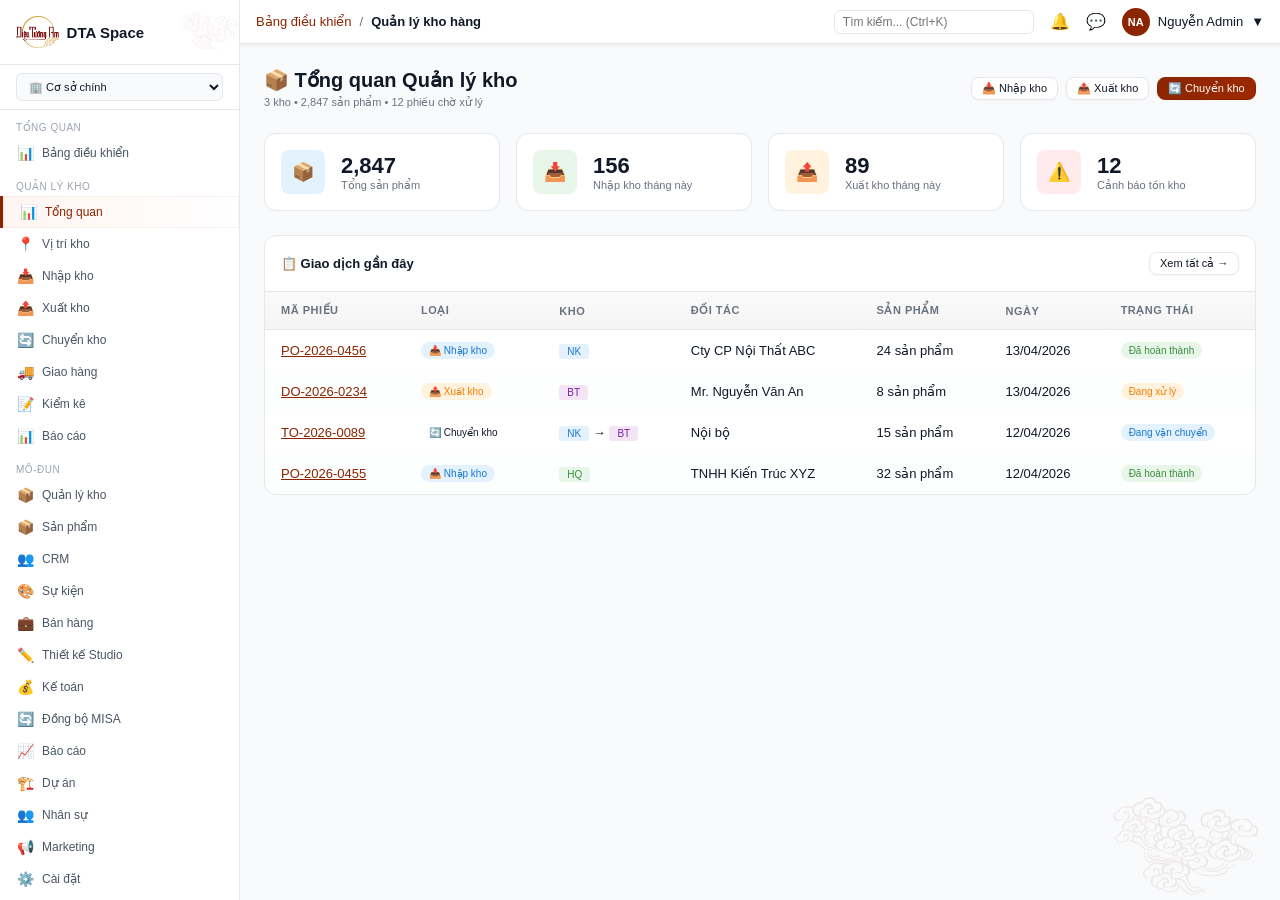
<file: modules/inventory.html>
<!DOCTYPE html>
<html lang="vi">

<head>
    <meta charset="UTF-8">
    <meta name="viewport" content="width=device-width, initial-scale=1.0">
    <title>Mô hình kho hàng - DTA Space Odoo 19</title>
    <style>
        /* ============================================
           EMBEDDED ODOO 19 STYLES (Self-contained)
           ============================================ */
        :root {
            /* Modern DTA Color Palette 2026 */
            --odoo-primary: #8B2500;
            --odoo-primary-light: #FFF5F2;
            --odoo-primary-dark: #6B1C00;
            --odoo-secondary: #0D9488;
            --odoo-success: #059669;
            --odoo-warning: #D97706;
            --odoo-danger: #DC2626;
            --odoo-info: #0891B2;
            --accent-gold: #C49549;
            --sidebar-bg: #FFFFFF;
            --sidebar-hover: #F9FAFB;
            --sidebar-active: #FFF5F2;
            --header-bg: #FFFFFF;
            --content-bg: #F9FAFB;
            --card-bg: #FFFFFF;
            --border-color: #E5E7EB;
            --text-primary: #111827;
            --text-secondary: #6B7280;
            --text-light: #9CA3AF;
            --spacing-xs: 4px;
            --spacing-sm: 8px;
            --spacing-md: 16px;
            --spacing-lg: 24px;
            --spacing-xl: 32px;
            /* Modern Elevation */
            --shadow-xs: 0 1px 2px rgba(0, 0, 0, 0.03);
            --shadow-sm: 0 2px 4px rgba(0, 0, 0, 0.05);
            --shadow-md: 0 4px 12px rgba(0, 0, 0, 0.08);
            --shadow-lg: 0 8px 24px rgba(0, 0, 0, 0.12);
            /* Modern Border Radius */
            --radius-sm: 6px;
            --radius-md: 8px;
            --radius-lg: 12px;
            /* Animation System */
            --transition-fast: 150ms cubic-bezier(0.4, 0, 0.2, 1);
            --transition-normal: 250ms cubic-bezier(0.4, 0, 0.2, 1);
        }

        * {
            margin: 0;
            padding: 0;
            box-sizing: border-box;
        }

        @import url('https://fonts.googleapis.com/css2?family=Inter:wght@400;500;600;700&display=swap');
        
        body {
            font-family: 'Inter', -apple-system, BlinkMacSystemFont, 'Segoe UI', Roboto, sans-serif;
            font-size: 13px;
            color: var(--text-primary);
            background: var(--content-bg);
            -webkit-font-smoothing: antialiased;
        }

        /* LAYOUT */
        .app-layout {
            position: relative;
            display: flex;
            height: 100vh;
            overflow: hidden;
        }

        /* SIDEBAR */
        .sidebar {
            position: relative;
            width: 240px;
            background: var(--sidebar-bg);
            color: var(--text-primary);
            border-right: 1px solid #E5E7EB;
            display: flex;
            flex-direction: column;
            flex-shrink: 0;
        }

        .sidebar-header {
            padding: var(--spacing-md);
            border-bottom: 1px solid #E5E7EB;
        }

        .sidebar-logo {
            display: flex;
            align-items: center;
            gap: var(--spacing-sm);
        }

        .logo-icon {
            width: 32px;
            height: 32px;
            background: var(--odoo-primary);
            border-radius: var(--radius-md);
            display: flex;
            align-items: center;
            justify-content: center;
            font-weight: bold;
            font-size: 12px;
        }

        .logo-text {
            font-size: 15px;
            font-weight: bold;
        }

        .entity-switcher {
            padding: var(--spacing-sm) var(--spacing-md);
            border-bottom: 1px solid #E5E7EB;
        }

        .entity-switcher select {
            width: 100%;
            padding: 6px 8px;
            border: 1px solid #E5E7EB;
            border-radius: var(--radius-sm);
            background: #F9FAFB;
            color: var(--text-primary);
            font-size: 11px;
        }

        .entity-switcher select option {
            color: var(--text-primary);
            background: white;
        }

        .sidebar-nav {
            flex: 1;
            overflow-y: auto;
            padding: var(--spacing-sm) 0;
        }

        .nav-section {
            margin-bottom: var(--spacing-sm);
        }

        .nav-section-title {
            padding: var(--spacing-xs) var(--spacing-md);
            font-size: 10px;
            text-transform: uppercase;
            color: #9CA3AF;
            letter-spacing: 0.5px;
        }

        .nav-item {
            display: flex;
            align-items: center;
            padding: 8px var(--spacing-md);
            color: #4B5563;
            cursor: pointer;
            transition: all 0.2s;
            gap: var(--spacing-sm);
            text-decoration: none;
            font-size: 12px;
        }

        .nav-item:hover {
            background: var(--sidebar-hover);
            color: #111827;
        }

        .nav-item.active {
            background: linear-gradient(90deg, var(--odoo-primary-light) 0%, rgba(255,245,242,0) 100%);
            color: var(--odoo-primary);
            font-weight: 500;
            border-left: 3px solid var(--odoo-primary);
            box-shadow: inset 0 0 0 1px rgba(139, 37, 0, 0.05);
        }

        .nav-icon {
            width: 18px;
            text-align: center;
            font-size: 14px;
        }

        /* MAIN CONTENT - using flexbox layout, no margins needed */
        .main-content {
            flex: 1;
            display: flex;
            flex-direction: column;
            overflow: hidden;
        }

        .page-content {
            padding: 24px 32px;
            flex: 1;
            overflow-y: auto;
        }

        /* Content wrapper to prevent full-width */
        .content-wrapper {
            max-width: 1200px;
            margin: 0 auto;
            width: 100%;
            box-sizing: border-box;
        }

        /* TOP HEADER */
        .top-header {
            height: 44px;
            background: var(--header-bg);
            border-bottom: 1px solid var(--border-color);
            display: flex;
            align-items: center;
            padding: 0 var(--spacing-md);
            gap: var(--spacing-md);
            box-shadow: var(--shadow-sm);
            flex-shrink: 0;
        }

        .breadcrumb {
            display: flex;
            align-items: center;
            gap: var(--spacing-sm);
            font-size: 13px;
        }

        .breadcrumb a {
            color: var(--odoo-primary);
            text-decoration: none;
        }

        .breadcrumb span {
            color: var(--text-secondary);
        }

        .header-actions {
            margin-left: auto;
            display: flex;
            align-items: center;
            gap: var(--spacing-md);
        }

        .search-box {
            position: relative;
        }

        .search-box input {
            padding: var(--spacing-xs) var(--spacing-sm);
            border: 1px solid var(--border-color);
            border-radius: var(--radius-sm);
            font-size: 12px;
            width: 200px;
        }

        .user-menu {
            display: flex;
            align-items: center;
            gap: var(--spacing-sm);
            cursor: pointer;
        }

        .user-avatar {
            width: 28px;
            height: 28px;
            border-radius: 50%;
            background: var(--odoo-primary);
            color: white;
            display: flex;
            align-items: center;
            justify-content: center;
            font-weight: bold;
            font-size: 11px;
        }

        /* PAGE CONTENT */
        .page-content {
            flex: 1;
            overflow-y: auto;
            padding: var(--spacing-lg);
        }

        .page-header {
            display: flex;
            align-items: center;
            justify-content: space-between;
            margin-bottom: var(--spacing-lg);
        }

        .page-title {
            font-size: 20px;
            font-weight: 600;
            color: var(--text-primary);
        }

        /* BUTTONS */
        .btn {
            display: inline-flex;
            align-items: center;
            gap: var(--spacing-sm);
            padding: 8px 16px;
            border: 1px solid transparent;
            border-radius: var(--radius-md);
            font-size: 13px;
            font-weight: 500;
            cursor: pointer;
            transition: all var(--transition-normal);
            background: white;
            color: var(--text-primary);
            will-change: transform;
            box-shadow: var(--shadow-xs);
        }

        .btn:hover {
            transform: translateY(-1px);
            box-shadow: var(--shadow-sm);
        }

        .btn:active {
            transform: scale(0.97);
        }

        .btn-primary {
            background: linear-gradient(135deg, var(--odoo-primary) 0%, #9D2900 100%);
            color: white;
            border-color: var(--odoo-primary);
        }

        .btn-primary:hover {
            background: linear-gradient(135deg, var(--odoo-primary-dark) 0%, var(--odoo-primary) 100%);
        }

        .btn-secondary {
            border-color: var(--border-color);
        }

        .btn-secondary:hover {
            background: var(--gray-50);
            border-color: var(--gray-300);
        }

        .btn-sm {
            padding: 4px 10px;
            font-size: 11px;
        }

        .btn-group {
            display: flex;
            gap: var(--spacing-sm);
        }

        /* STAT CARDS */
        .stats-grid {
            display: grid;
            grid-template-columns: repeat(4, 1fr);
            gap: var(--spacing-md);
            margin-bottom: var(--spacing-lg);
        }

        .stat-card {
            background: var(--card-bg);
            border: 1px solid var(--border-color);
            border-radius: var(--radius-lg);
            padding: var(--spacing-md);
            display: flex;
            align-items: center;
            gap: var(--spacing-md);
            transition: all var(--transition-normal);
            position: relative;
            overflow: hidden;
        }

        .stat-card::before {
            content: '';
            position: absolute;
            top: 0;
            left: 0;
            right: 0;
            height: 3px;
            background: linear-gradient(90deg, var(--odoo-primary), var(--accent-gold));
            opacity: 0;
            transition: opacity var(--transition-fast);
        }

        .stat-card:hover {
            transform: translateY(-2px);
            box-shadow: var(--shadow-md);
        }

        .stat-card:hover::before {
            opacity: 1;
        }

        .stat-icon {
            width: 44px;
            height: 44px;
            border-radius: var(--radius-md);
            display: flex;
            align-items: center;
            justify-content: center;
            font-size: 18px;
            flex-shrink: 0;
        }

        .stat-icon.blue {
            background: #E3F2FD;
        }

        .stat-icon.green {
            background: #E8F5E9;
        }

        .stat-icon.orange {
            background: #FFF3E0;
        }

        .stat-icon.red {
            background: #FFEBEE;
        }

        .stat-info {
            flex: 1;
        }

        .stat-value {
            font-size: 22px;
            font-weight: bold;
            color: var(--text-primary);
        }

        .stat-label {
            font-size: 11px;
            color: var(--text-secondary);
        }

        /* TABLES */
        .table-container {
            background: var(--card-bg);
            border: 1px solid var(--border-color);
            border-radius: var(--radius-lg);
            overflow: hidden;
        }

        .table-header {
            padding: var(--spacing-md);
            border-bottom: 1px solid var(--border-color);
            display: flex;
            align-items: center;
            justify-content: space-between;
        }

        .card-title {
            font-size: 13px;
            font-weight: 600;
        }

        .table {
            width: 100%;
            border-collapse: collapse;
        }

        .table th {
            background: linear-gradient(180deg, #FAFAFA 0%, #F5F5F5 100%);
            padding: 12px 16px;
            text-align: left;
            font-size: 11px;
            text-transform: uppercase;
            color: var(--text-secondary);
            font-weight: 600;
            border-bottom: 1px solid var(--border-color);
            letter-spacing: 0.5px;
        }

        .table td {
            padding: 12px 16px;
            border-bottom: 1px solid var(--gray-100);
            font-size: 13px;
            transition: background var(--transition-fast);
        }

        .table tr:hover {
            background: linear-gradient(90deg, var(--gray-50) 0%, rgba(249,250,251,0) 100%);
        }

        .table tr:nth-child(even) {
            background: rgba(249, 250, 251, 0.3);
        }

        .table tr:last-child td {
            border-bottom: none;
        }

        /* BADGES */
        .badge {
            display: inline-block;
            padding: 3px 8px;
            border-radius: 10px;
            font-size: 10px;
            font-weight: 500;
        }

        .badge-success {
            background: #E8F5E9;
            color: #388E3C;
        }

        .badge-warning {
            background: #FFF3E0;
            color: #F57C00;
        }

        .badge-danger {
            background: #FFEBEE;
            color: #D32F2F;
        }

        .badge-info {
            background: #E3F2FD;
            color: #1976D2;
        }

        .badge-secondary {
            background: #F0F0F0;
            color: #666;
        }

        /* ENTITY TAGS */
        .entity-tag {
            display: inline-block;
            padding: 2px 8px;
            border-radius: 3px;
            font-size: 10px;
            font-weight: 500;
        }

        .entity-tag.nk {
            background: #E3F2FD;
            color: #1976D2;
        }

        .entity-tag.bt {
            background: #F3E5F5;
            color: #7B1FA2;
        }

        .entity-tag.hq {
            background: #E8F5E9;
            color: #388E3C;
        }

        /* STOCK ALERTS */
        .stock-alert {
            padding: 10px 14px;
            border-left: 4px solid var(--odoo-warning);
            background: #FFF8E1;
            margin-bottom: 0px;
            border-radius: var(--radius-sm);
            font-size: 12px;
        }

        .stock-alert.critical {
            border-left-color: var(--odoo-danger);
            background: #FFEBEE;
        }

        /* FORM STYLES */
        .form-view {
            background: var(--card-bg);
            border: 1px solid var(--border-color);
            border-radius: var(--radius-lg);
        }

        .form-header {
            padding: var(--spacing-md);
            border-bottom: 1px solid var(--border-color);
            display: flex;
            align-items: center;
            justify-content: space-between;
        }

        .form-statusbar {
            display: flex;
            gap: 4px;
        }

        .statusbar-btn {
            padding: 4px 12px;
            border: 1px solid var(--border-color);
            background: white;
            border-radius: var(--radius-sm);
            font-size: 11px;
            cursor: pointer;
        }

        .statusbar-btn.active {
            background: var(--odoo-primary);
            color: white;
            border-color: var(--odoo-primary);
        }

        .form-body {
            padding: var(--spacing-lg);
        }

        .form-group {
            margin-bottom: var(--spacing-md);
        }

        .form-group label {
            display: block;
            margin-bottom: 0px;
            font-size: 11px;
            font-weight: 500;
            color: var(--text-secondary);
        }

        .form-group input,
        .form-group select {
            width: 100%;
            padding: 7px 10px;
            border: 1px solid var(--border-color);
            border-radius: var(--radius-sm);
            font-size: 12px;
        }

        .form-group input:focus,
        .form-group select:focus {
            outline: none;
            border-color: var(--odoo-primary);
            box-shadow: 0 0 0 2px rgba(113, 75, 103, 0.1);
        }

        .form-row {
            display: grid;
            grid-template-columns: repeat(3, 1fr);
            gap: var(--spacing-md);
        }

        /* QR CODE PLACEHOLDER */
        .qr-code {
            width: 70px;
            height: 70px;
            background: #F0F0F0;
            border: 1px dashed #CCC;
            border-radius: 4px;
            display: flex;
            align-items: center;
            justify-content: center;
            font-size: 9px;
            color: #999;
            text-align: center;
        }

        /* MODAL */
        .modal-overlay {
            position: fixed;
            top: 0;
            left: 0;
            right: 0;
            bottom: 0;
            background: rgba(0, 0, 0, 0.5);
            display: none;
            align-items: center;
            justify-content: center;
            z-index: 1000;
        }

        .modal-overlay.show {
            display: flex;
        }

        .modal {
            background: white;
            border-radius: var(--radius-lg);
            box-shadow: 0 10px 25px rgba(0, 0, 0, 0.2);
            max-width: 500px;
            width: 90%;
        }

        .modal-header {
            padding: var(--spacing-md);
            border-bottom: 1px solid var(--border-color);
            display: flex;
            align-items: center;
            justify-content: space-between;
        }

        .modal-title {
            font-size: 15px;
            font-weight: 600;
        }

        .modal-close {
            background: none;
            border: none;
            font-size: 20px;
            cursor: pointer;
            color: var(--text-secondary);
        }

        .modal-body {
            padding: var(--spacing-lg);
        }

        .modal-footer {
            padding: var(--spacing-md);
            border-top: 1px solid var(--border-color);
            display: flex;
            justify-content: flex-end;
            gap: var(--spacing-sm);
        }

        /* TOAST */
        @keyframes slideIn {
            from {
                transform: translateX(100%);
                opacity: 0;
            }

            to {
                transform: translateX(0);
                opacity: 1;
            }
        }

        .tooltip {
            position: relative;
            cursor: pointer;
            font-size: 16px;
        }

        .tooltip::after {
            content: attr(data-tip);
            position: absolute;
            bottom: -28px;
            left: 50%;
            transform: translateX(-50%);
            background: #333;
            color: white;
            padding: 4px 8px;
            border-radius: 4px;
            font-size: 11px;
            white-space: nowrap;
            opacity: 0;
            pointer-events: none;
            transition: opacity 0.2s;
        }

        .tooltip:hover::after {
            opacity: 1;
        }

        /* Pattern decoration */
        .sidebar-pattern {
            position: absolute;
            top: 0;
            right: 0;
            width: 60px;
            height: 60px;
            background-image: url('../Media/pattern.png');
            background-size: contain;
            background-repeat: no-repeat;
            background-position: center;
            opacity: 0.08;
            pointer-events: none;
            z-index: 1;
        }


        .page-pattern {
            position: fixed;
            bottom: 0px;
            right: 20px;
            width: 150px;
            height: 150px;
            background-image: url('../Media/pattern.png');
            background-size: contain;
            margin-bottom: -20px;
            background-repeat: no-repeat;
            background-position: center;
            opacity: 0.08;
            pointer-events: none;
            z-index: 0;
        }
    </style>
</head>

<body>
    <div class="app-layout">
        <!-- SIDEBAR -->
        <div class="sidebar">
            <div class="sidebar-header">
                <div class="sidebar-pattern"></div>
                <div class="sidebar-logo">
                    <img src="../Media/DTA-LOGO.png" alt="DTA Space" style="height: 32px; width: auto;">
                    <div class="logo-text">DTA Space</div>
                </div>
            </div>
            <div class="entity-switcher">
                <select id="entitySwitcher" onchange="switchEntity(this.value)">
                    <option value="hq">🏢 Cơ sở chính</option>
                    <option value="nk">🏪 Cửa hàng Nam Kỳ Khởi Nghĩa</option>
                    <option value="bt">🏪 Cửa hàng Bà Triệu</option>
                </select>
            </div>
            <nav class="sidebar-nav">
                <!-- Dashboard Link -->
                <div class="nav-section">
                    <div class="nav-section-title">Tổng quan</div>
                    <a class="nav-item" href="../index.html"><span class="nav-icon">📊</span><span>Bảng điều
                            khiển</span></a>
                </div>
                <!-- Inventory Features -->
                <div class="nav-section">
                    <div class="nav-section-title">Quản lý kho</div>
                    <a class="nav-item active" href="#" onclick="switchView('dashboard', this); return false;"><span
                            class="nav-icon">📊</span><span>Tổng quan</span></a>
                    <a class="nav-item" href="#" onclick="switchView('locations', this); return false;"><span
                            class="nav-icon">📍</span><span>Vị trí kho</span></a>
                    <a class="nav-item" href="#" onclick="switchView('receipts', this); return false;"><span
                            class="nav-icon">📥</span><span>Nhập kho</span></a>
                    <a class="nav-item" href="#" onclick="switchView('deliveries', this); return false;"><span
                            class="nav-icon">📤</span><span>Xuất kho</span></a>
                    <a class="nav-item" href="#" onclick="switchView('transfers', this); return false;"><span
                            class="nav-icon">🔄</span><span>Chuyển kho</span></a>
                    <a class="nav-item" href="#" onclick="switchView('shipping', this); return false;"><span
                            class="nav-icon">🚚</span><span>Giao hàng</span></a>
                    <a class="nav-item" href="#" onclick="switchView('adjustments', this); return false;"><span
                            class="nav-icon">📝</span><span>Kiểm kê</span></a>
                    <a class="nav-item" href="#" onclick="switchView('reports', this); return false;"><span
                            class="nav-icon">📊</span><span>Báo cáo</span></a>
                </div>
                <!-- Other Modules -->
                <div class="nav-section">
                    <div class="nav-section-title">Mô-đun</div>
                    <a class="nav-item" href="inventory.html"><span class="nav-icon">📦</span><span>Quản lý
                            kho</span></a>
                    <a class="nav-item" href="products.html"><span class="nav-icon">📦</span><span>Sản phẩm</span></a>
                    <a class="nav-item" href="crm.html"><span class="nav-icon">👥</span><span>CRM</span></a>
                    <a class="nav-item" href="events.html"><span class="nav-icon">🎨</span><span>Sự kiện</span></a>
                    <a class="nav-item" href="sales.html"><span class="nav-icon">💼</span><span>Bán hàng</span></a>
                    <a class="nav-item" href="design_studio.html"><span class="nav-icon">✏️</span><span>Thiết kế
                            Studio</span></a>
                    <a class="nav-item" href="accounting.html"><span class="nav-icon">💰</span><span>Kế toán</span></a>
                    <a class="nav-item" href="misa.html"><span class="nav-icon">🔄</span><span>Đồng bộ MISA</span></a>
                    <a class="nav-item" href="reports.html"><span class="nav-icon">📈</span><span>Báo cáo</span></a>
                    <a class="nav-item" href="projects.html"><span class="nav-icon">🏗️</span><span>Dự án</span></a>
                    <a class="nav-item" href="hr.html"><span class="nav-icon">👥</span><span>Nhân sự</span></a>
                    <a class="nav-item" href="marketing.html"><span class="nav-icon">📢</span><span>Marketing</span></a>
                    <a class="nav-item" href="settings.html"><span class="nav-icon">⚙️</span><span>Cài đặt</span></a>
                </div>
            </nav>
        </div>

        <!-- MAIN CONTENT -->
        <div class="main-content">
            <!-- TOP HEADER -->
            <div class="top-header">
                <div class="breadcrumb">
                    <a href="../index.html">Bảng điều khiển</a>
                    <span>/</span>
                    <strong>Quản lý kho hàng</strong>
                </div>
                <div class="header-actions">
                    <div class="search-box">
                        <input type="text" placeholder="Tìm kiếm... (Ctrl+K)" id="globalSearch">
                    </div>
                    <span class="tooltip" data-tip="Notifications">🔔</span>
                    <span class="tooltip" data-tip="Messages">💬</span>
                    <div class="user-menu">
                        <div class="user-avatar">NA</div>
                        <span>Nguyễn Admin</span>
                        <span>▼</span>
                    </div>
                </div>
            </div>

            <!-- PAGE CONTENT -->
            <div class="page-content">
                <!-- Content wrapper to prevent full-width -->
                <div class="content-wrapper">

                    <!-- ===== VIEW: DASHBOARD ===== -->
                    <div id="view-dashboard" class="inventory-view">
                        <div class="page-header">
                            <div>
                                <h1 class="page-title">📦 Tổng quan Quản lý kho</h1>
                                <p style="color: var(--text-secondary); font-size: 11px; margin-top: 4px;">
                                    3 kho • 2,847 sản phẩm • 12 phiếu chờ xử lý
                                </p>
                            </div>
                            <div class="btn-group">
                                <button class="btn btn-secondary btn-sm" onclick="switchView('receipts')">📥 Nhập
                                    kho</button>
                                <button class="btn btn-secondary btn-sm" onclick="switchView('deliveries')">📤 Xuất
                                    kho</button>
                                <button class="btn btn-primary btn-sm" onclick="switchView('transfers')">🔄 Chuyển
                                    kho</button>
                            </div>
                        </div>

                        <!-- Stats Cards -->
                        <div class="stats-grid">
                            <div class="stat-card">
                                <div class="stat-icon blue">📦</div>
                                <div class="stat-info">
                                    <div class="stat-value">2,847</div>
                                    <div class="stat-label">Tổng sản phẩm</div>
                                </div>
                            </div>
                            <div class="stat-card">
                                <div class="stat-icon green">📥</div>
                                <div class="stat-info">
                                    <div class="stat-value">156</div>
                                    <div class="stat-label">Nhập kho tháng này</div>
                                </div>
                            </div>
                            <div class="stat-card">
                                <div class="stat-icon orange">📤</div>
                                <div class="stat-info">
                                    <div class="stat-value">89</div>
                                    <div class="stat-label">Xuất kho tháng này</div>
                                </div>
                            </div>
                            <div class="stat-card">
                                <div class="stat-icon red">⚠️</div>
                                <div class="stat-info">
                                    <div class="stat-value">12</div>
                                    <div class="stat-label">Cảnh báo tồn kho</div>
                                </div>
                            </div>
                        </div>

                        <!-- Recent Operations -->
                        <div class="table-container" style="margin-bottom: 20px;">
                            <div class="table-header">
                                <h3 class="card-title">📋 Giao dịch gần đây</h3>
                                <div class="btn-group">
                                    <button class="btn btn-sm btn-secondary">Xem tất cả →</button>
                                </div>
                            </div>
                            <table class="table">
                                <thead>
                                    <tr>
                                        <th>Mã phiếu</th>
                                        <th>Loại</th>
                                        <th>Kho</th>
                                        <th>Đối tác</th>
                                        <th>Sản phẩm</th>
                                        <th>Ngày</th>
                                        <th>Trạng thái</th>
                                    </tr>
                                </thead>
                                <tbody>
                                    <tr>
                                        <td><a href="#" onclick="showDocDetail('PO-2026-0456'); return false"
                                                style="color: var(--odoo-primary);">PO-2026-0456</a></td>
                                        <td><span class="badge badge-info">📥 Nhập kho</span></td>
                                        <td><span class="entity-tag nk">NK</span></td>
                                        <td>Cty CP Nội Thất ABC</td>
                                        <td>24 sản phẩm</td>
                                        <td>13/04/2026</td>
                                        <td><span class="badge badge-success">Đã hoàn thành</span></td>
                                    </tr>
                                    <tr>
                                        <td><a href="#" onclick="showDocDetail('DO-2026-0234'); return false"
                                                style="color: var(--odoo-primary);">DO-2026-0234</a></td>
                                        <td><span class="badge badge-warning">📤 Xuất kho</span></td>
                                        <td><span class="entity-tag bt">BT</span></td>
                                        <td>Mr. Nguyễn Văn An</td>
                                        <td>8 sản phẩm</td>
                                        <td>13/04/2026</td>
                                        <td><span class="badge badge-warning">Đang xử lý</span></td>
                                    </tr>
                                    <tr>
                                        <td><a href="#" onclick="showDocDetail('TO-2026-0089'); return false"
                                                style="color: var(--odoo-primary);">TO-2026-0089</a></td>
                                        <td><span class="badge badge-purple">🔄 Chuyển kho</span></td>
                                        <td><span class="entity-tag nk">NK</span> → <span
                                                class="entity-tag bt">BT</span>
                                        </td>
                                        <td>Nội bộ</td>
                                        <td>15 sản phẩm</td>
                                        <td>12/04/2026</td>
                                        <td><span class="badge badge-info">Đang vận chuyển</span></td>
                                    </tr>
                                    <tr>
                                        <td><a href="#" onclick="showDocDetail('PO-2026-0455'); return false"
                                                style="color: var(--odoo-primary);">PO-2026-0455</a></td>
                                        <td><span class="badge badge-info">📥 Nhập kho</span></td>
                                        <td><span class="entity-tag hq">HQ</span></td>
                                        <td>TNHH Kiến Trúc XYZ</td>
                                        <td>32 sản phẩm</td>
                                        <td>12/04/2026</td>
                                        <td><span class="badge badge-success">Đã hoàn thành</span></td>
                                    </tr>
                                </tbody>
                            </table>
                        </div>
                    </div>

                    <!-- ===== VIEW: LOCATIONS ===== -->
                    <div id="view-locations" class="inventory-view" style="display: none;">
                        <div class="page-header">
                            <div>
                                <h1 class="page-title">📍 Quản lý Vị trí kho</h1>
                                <p style="color: var(--text-secondary); font-size: 11px; margin-top: 4px;">
                                    3 kho chính • 18 vị trí lưu trữ • Nhấp vào kho để xem chi tiết tồn kho
                                </p>
                            </div>
                            <div class="btn-group">
                                <button class="btn btn-primary btn-sm"
                                    onclick="showToast('Thêm vị trí kho mới', 'info')">➕ Thêm vị trí</button>
                            </div>
                        </div>

                        <div class="table-container">
                            <table class="table">
                                <thead>
                                    <tr>
                                        <th>Mã vị trí</th>
                                        <th>Tên kho</th>
                                        <th>Chi nhánh</th>
                                        <th>Loại</th>
                                        <th>Số sản phẩm</th>
                                        <th>Giá trị tồn kho</th>
                                        <th>Sức chứa</th>
                                        <th>Trạng thái</th>
                                        <th>Thao tác</th>
                                    </tr>
                                </thead>
                                <tbody>
                                    <tr>
                                        <td><code>WH-NK-01</code></td>
                                        <td><strong>Kho chính Nam Kỳ</strong></td>
                                        <td><span class="entity-tag nk">NK</span></td>
                                        <td>Kho lưu trữ</td>
                                        <td>1,245 SP</td>
                                        <td style="text-align: right">6.8 tỷ ₫</td>
                                        <td>
                                            <div style="display: flex; align-items: center; gap: 8px;">
                                                <div
                                                    style="background: #e9ecef; border-radius: 4px; width: 80px; height: 8px;">
                                                    <div
                                                        style="background: var(--odoo-success); height: 100%; border-radius: 4px; width: 68%;">
                                                    </div>
                                                </div>
                                                <span style="font-size: 12px;">68%</span>
                                            </div>
                                        </td>
                                        <td><span class="badge badge-success">Hoạt động</span></td>
                                        <td><button class="btn btn-sm btn-secondary"
                                                onclick="showWarehouseDetail('nk')">👁️ Xem tồn kho</button></td>
                                    </tr>
                                    <tr>
                                        <td><code>WH-BT-01</code></td>
                                        <td><strong>Kho chính Bà Triệu</strong></td>
                                        <td><span class="entity-tag bt">BT</span></td>
                                        <td>Kho lưu trữ</td>
                                        <td>892 SP</td>
                                        <td style="text-align: right">4.2 tỷ ₫</td>
                                        <td>
                                            <div style="display: flex; align-items: center; gap: 8px;">
                                                <div
                                                    style="background: #e9ecef; border-radius: 4px; width: 80px; height: 8px;">
                                                    <div
                                                        style="background: var(--odoo-warning); height: 100%; border-radius: 4px; width: 85%;">
                                                    </div>
                                                </div>
                                                <span style="font-size: 12px;">85%</span>
                                            </div>
                                        </td>
                                        <td><span class="badge badge-warning">Gần đầy</span></td>
                                        <td><button class="btn btn-sm btn-secondary"
                                                onclick="showWarehouseDetail('bt')">👁️ Xem tồn kho</button></td>
                                    </tr>
                                    <tr>
                                        <td><code>WH-HQ-01</code></td>
                                        <td><strong>Kho trung tâm HQ</strong></td>
                                        <td><span class="entity-tag hq">HQ</span></td>
                                        <td>Kho trung tâm</td>
                                        <td>710 SP</td>
                                        <td style="text-align: right">4.2 tỷ ₫</td>
                                        <td>
                                            <div style="display: flex; align-items: center; gap: 8px;">
                                                <div
                                                    style="background: #e9ecef; border-radius: 4px; width: 80px; height: 8px;">
                                                    <div
                                                        style="background: var(--odoo-success); height: 100%; border-radius: 4px; width: 45%;">
                                                    </div>
                                                </div>
                                                <span style="font-size: 12px;">45%</span>
                                            </div>
                                        </td>
                                        <td><span class="badge badge-success">Hoạt động</span></td>
                                        <td><button class="btn btn-sm btn-secondary"
                                                onclick="showWarehouseDetail('hq')">👁️ Xem tồn kho</button></td>
                                    </tr>
                                </tbody>
                            </table>
                        </div>
                    </div>

                    <!-- ===== VIEW: STOCK (Tồn kho chi tiết) ===== -->
                    <div id="view-stock" class="inventory-view" style="display: none;">
                        <div class="page-header">
                            <div>
                                <h1 class="page-title">📦 Tồn kho: <span id="stockWarehouseName">Kho Nam Kỳ</span></h1>
                                <p style="color: var(--text-secondary); font-size: 11px; margin-top: 4px;">
                                    Danh sách sản phẩm hiện có trong kho • <span id="stockProductCount">1,245 sản
                                        phẩm</span>
                                </p>
                            </div>
                            <div class="btn-group">
                                <button class="btn btn-secondary btn-sm" onclick="switchView('locations')">← Quay
                                    lại</button>
                                <button class="btn btn-secondary btn-sm"
                                    onclick="showToast('Xuất danh sách tồn kho', 'info')">📥 Xuất Excel</button>
                                <button class="btn btn-primary btn-sm" onclick="switchView('receipts')">📥 Nhập
                                    kho</button>
                            </div>
                        </div>

                        <!-- Warehouse Summary -->
                        <div class="stats-grid" style="margin-bottom: 20px;">
                            <div class="stat-card">
                                <div class="stat-icon blue">📦</div>
                                <div class="stat-info">
                                    <div class="stat-value" id="stockTotalProducts">1,245</div>
                                    <div class="stat-label">Tổng sản phẩm</div>
                                </div>
                            </div>
                            <div class="stat-card">
                                <div class="stat-icon green">💰</div>
                                <div class="stat-info">
                                    <div class="stat-value" id="stockTotalValue">6.8 tỷ</div>
                                    <div class="stat-label">Giá trị tồn kho</div>
                                </div>
                            </div>
                            <div class="stat-card">
                                <div class="stat-icon orange">⚠️</div>
                                <div class="stat-info">
                                    <div class="stat-value" id="stockLowCount">8</div>
                                    <div class="stat-label">Sắp hết hàng</div>
                                </div>
                            </div>
                            <div class="stat-card">
                                <div class="stat-icon purple">📊</div>
                                <div class="stat-info">
                                    <div class="stat-value" id="stockCapacity">68%</div>
                                    <div class="stat-label">Sức chứa sử dụng</div>
                                </div>
                            </div>
                        </div>

                        <!-- Product List in Warehouse -->
                        <div class="table-container">
                            <div class="table-header">
                                <h3 class="card-title">📋 Danh sách sản phẩm trong kho</h3>
                                <div class="btn-group">
                                    <button class="btn btn-sm btn-secondary">🔍 Lọc</button>
                                </div>
                            </div>
                            <table class="table">
                                <thead>
                                    <tr>
                                        <th>Mã SKU</th>
                                        <th>Tên sản phẩm</th>
                                        <th>Danh mục</th>
                                        <th>ĐVT</th>
                                        <th style="text-align: right">Giá vốn</th>
                                        <th style="text-align: right">Giá bán</th>
                                        <th style="text-align: right">Tồn kho</th>
                                        <th style="text-align: right">Khả dụng</th>
                                        <th style="text-align: right">Tối thiểu</th>
                                        <th>Trạng thái</th>
                                    </tr>
                                </thead>
                                <tbody id="stockProductList">
                                    <!-- Filled by JS -->
                                </tbody>
                            </table>
                        </div>
                    </div>

                    <!-- ===== VIEW: RECEIPTS (Nhập kho) ===== -->
                    <div id="view-receipts" class="inventory-view" style="display: none;">
                        <div class="page-header">
                            <div>
                                <h1 class="page-title">📥 Quản lý Nhập kho</h1>
                                <p style="color: var(--text-secondary); font-size: 11px; margin-top: 4px;">
                                    156 phiếu nhập tháng này • 12 phiếu chờ
                                </p>
                            </div>
                            <div class="btn-group">
                                <button class="btn btn-primary btn-sm"
                                    onclick="showToast('Tạo phiếu nhập kho mới', 'info')">➕
                                    Tạo phiếu nhập</button>
                            </div>
                        </div>

                        <div class="table-container">
                            <table class="table">
                                <thead>
                                    <tr>
                                        <th>Mã phiếu</th>
                                        <th>Ngày nhập</th>
                                        <th>Kho đến</th>
                                        <th>Nhà cung cấp</th>
                                        <th>Số lượng</th>
                                        <th>Người lập</th>
                                        <th>Trạng thái</th>
                                    </tr>
                                </thead>
                                <tbody>
                                    <tr>
                                        <td><a href="#" onclick="showDocDetail('PO-2026-0456'); return false"
                                                style="color: var(--odoo-primary);">PO-2026-0456</a></td>
                                        <td>13/04/2026</td>
                                        <td><span class="entity-tag nk">NK</span></td>
                                        <td>Cty CP Nội Thất ABC</td>
                                        <td>24 SP</td>
                                        <td>Trần Thị Thanh</td>
                                        <td><span class="badge badge-success">Đã nhập</span></td>
                                    </tr>
                                    <tr>
                                        <td><a href="#" onclick="showDocDetail('PO-2026-0455'); return false"
                                                style="color: var(--odoo-primary);">PO-2026-0455</a></td>
                                        <td>12/04/2026</td>
                                        <td><span class="entity-tag hq">HQ</span></td>
                                        <td>TNHH Kiến Trúc XYZ</td>
                                        <td>32 SP</td>
                                        <td>Lê Văn Hùng</td>
                                        <td><span class="badge badge-success">Đã nhập</span></td>
                                    </tr>
                                    <tr>
                                        <td><a href="#" onclick="showDocDetail('PO-2026-0454'); return false"
                                                style="color: var(--odoo-primary);">PO-2026-0454</a></td>
                                        <td>11/04/2026</td>
                                        <td><span class="entity-tag bt">BT</span></td>
                                        <td>Cty TNHH Xây Dựng Minh Anh</td>
                                        <td>18 SP</td>
                                        <td>Phạm Thị Hương</td>
                                        <td><span class="badge badge-warning">Chờ duyệt</span></td>
                                    </tr>
                                    <tr>
                                        <td><a href="#" onclick="showDocDetail('PO-2026-0453'); return false"
                                                style="color: var(--odoo-primary);">PO-2026-0453</a></td>
                                        <td>10/04/2026</td>
                                        <td><span class="entity-tag nk">NK</span></td>
                                        <td>Cafe Sáng Tạo</td>
                                        <td>45 SP</td>
                                        <td>Nguyễn Văn Tuấn</td>
                                        <td><span class="badge badge-warning">Chờ duyệt</span></td>
                                    </tr>
                                </tbody>
                            </table>
                        </div>
                    </div>

                    <!-- ===== VIEW: DELIVERIES (Xuất kho) ===== -->
                    <div id="view-deliveries" class="inventory-view" style="display: none;">
                        <div class="page-header">
                            <div>
                                <h1 class="page-title">📤 Quản lý Xuất kho</h1>
                                <p style="color: var(--text-secondary); font-size: 11px; margin-top: 4px;">
                                    89 phiếu xuất tháng này • 5 phiếu chờ xử lý
                                </p>
                            </div>
                            <div class="btn-group">
                                <button class="btn btn-primary btn-sm"
                                    onclick="showToast('Tạo phiếu xuất kho mới', 'info')">➕
                                    Tạo phiếu xuất</button>
                            </div>
                        </div>

                        <div class="table-container">
                            <table class="table">
                                <thead>
                                    <tr>
                                        <th>Mã phiếu</th>
                                        <th>Ngày xuất</th>
                                        <th>Kho đi</th>
                                        <th>Khách hàng</th>
                                        <th>Số lượng</th>
                                        <th>Người lập</th>
                                        <th>Trạng thái</th>
                                    </tr>
                                </thead>
                                <tbody>
                                    <tr>
                                        <td><a href="#" onclick="showDocDetail('DO-2026-0234'); return false"
                                                style="color: var(--odoo-primary);">DO-2026-0234</a></td>
                                        <td>13/04/2026</td>
                                        <td><span class="entity-tag bt">BT</span></td>
                                        <td>Mr. Nguyễn Văn An</td>
                                        <td>8 SP</td>
                                        <td>Trần Thị Mai</td>
                                        <td><span class="badge badge-warning">Đang xử lý</span></td>
                                    </tr>
                                    <tr>
                                        <td><a href="#" onclick="showDocDetail('DO-2026-0233'); return false"
                                                style="color: var(--odoo-primary);">DO-2026-0233</a></td>
                                        <td>12/04/2026</td>
                                        <td><span class="entity-tag nk">NK</span></td>
                                        <td>Cty Delta</td>
                                        <td>15 SP</td>
                                        <td>Lê Hoàng Minh</td>
                                        <td><span class="badge badge-success">Đã xuất</span></td>
                                    </tr>
                                    <tr>
                                        <td><a href="#" onclick="showDocDetail('DO-2026-0232'); return false"
                                                style="color: var(--odoo-primary);">DO-2026-0232</a></td>
                                        <td>11/04/2026</td>
                                        <td><span class="entity-tag hq">HQ</span></td>
                                        <td>Biệt thự Vinhome</td>
                                        <td>22 SP</td>
                                        <td>Vũ Đức Tài</td>
                                        <td><span class="badge badge-success">Đã xuất</span></td>
                                    </tr>
                                    <tr>
                                        <td><a href="#" onclick="showDocDetail('DO-2026-0231'); return false"
                                                style="color: var(--odoo-primary);">DO-2026-0231</a></td>
                                        <td>10/04/2026</td>
                                        <td><span class="entity-tag bt">BT</span></td>
                                        <td>Mr. Lê Quang Hưng</td>
                                        <td>5 SP</td>
                                        <td>Đặng Thị Lan</td>
                                        <td><span class="badge badge-warning">Chờ duyệt</span></td>
                                    </tr>
                                </tbody>
                            </table>
                        </div>
                    </div>

                    <!-- ===== VIEW: TRANSFERS (Chuyển kho) ===== -->
                    <div id="view-transfers" class="inventory-view" style="display: none;">
                        <div class="page-header">
                            <div>
                                <h1 class="page-title">🔄 Quản lý Chuyển kho</h1>
                                <p style="color: var(--text-secondary); font-size: 11px; margin-top: 4px;">
                                    34 phiếu chuyển tháng này • 3 đang vận chuyển
                                </p>
                            </div>
                            <div class="btn-group">
                                <button class="btn btn-primary btn-sm"
                                    onclick="showToast('Tạo phiếu chuyển kho mới', 'info')">➕
                                    Tạo phiếu chuyển</button>
                            </div>
                        </div>

                        <div class="table-container">
                            <table class="table">
                                <thead>
                                    <tr>
                                        <th>Mã phiếu</th>
                                        <th>Ngày tạo</th>
                                        <th>Kho gửi</th>
                                        <th>Kho nhận</th>
                                        <th>Số lượng</th>
                                        <th>Người lập</th>
                                        <th>Trạng thái</th>
                                    </tr>
                                </thead>
                                <tbody>
                                    <tr>
                                        <td><a href="#" onclick="showDocDetail('TO-2026-0089'); return false"
                                                style="color: var(--odoo-primary);">TO-2026-0089</a></td>
                                        <td>12/04/2026</td>
                                        <td><span class="entity-tag nk">NK</span></td>
                                        <td><span class="entity-tag bt">BT</span></td>
                                        <td>15 SP</td>
                                        <td>Trần Thị Thanh</td>
                                        <td><span class="badge badge-info">🚚 Đang vận chuyển</span></td>
                                    </tr>
                                    <tr>
                                        <td><a href="#" onclick="showDocDetail('TO-2026-0088'); return false"
                                                style="color: var(--odoo-primary);">TO-2026-0088</a></td>
                                        <td>10/04/2026</td>
                                        <td><span class="entity-tag hq">HQ</span></td>
                                        <td><span class="entity-tag nk">NK</span></td>
                                        <td>30 SP</td>
                                        <td>Lê Văn Hùng</td>
                                        <td><span class="badge badge-info">🚚 Đang vận chuyển</span></td>
                                    </tr>
                                    <tr>
                                        <td><a href="#" onclick="showDocDetail('TO-2026-0087'); return false"
                                                style="color: var(--odoo-primary);">TO-2026-0087</a></td>
                                        <td>08/04/2026</td>
                                        <td><span class="entity-tag hq">HQ</span></td>
                                        <td><span class="entity-tag bt">BT</span></td>
                                        <td>25 SP</td>
                                        <td>Phạm Thị Hương</td>
                                        <td><span class="badge badge-success">Đã nhận</span></td>
                                    </tr>
                                    <tr>
                                        <td><a href="#" onclick="showDocDetail('TO-2026-0086'); return false"
                                                style="color: var(--odoo-primary);">TO-2026-0086</a></td>
                                        <td>05/04/2026</td>
                                        <td><span class="entity-tag nk">NK</span></td>
                                        <td><span class="entity-tag hq">HQ</span></td>
                                        <td>12 SP</td>
                                        <td>Nguyễn Văn Tuấn</td>
                                        <td><span class="badge badge-success">Đã nhận</span></td>
                                    </tr>
                                </tbody>
                            </table>
                        </div>
                    </div>

                    <!-- ===== VIEW: SHIPPING (Giao hàng) ===== -->
                    <div id="view-shipping" class="inventory-view" style="display: none;">
                        <div class="page-header">
                            <div>
                                <h1 class="page-title">🚚 Quản lý Giao hàng</h1>
                                <p style="color: var(--text-secondary); font-size: 11px; margin-top: 4px;">
                                    45 đơn giao hàng tháng này • 8 đơn đang giao • 3 đơn chờ xử lý
                                </p>
                            </div>
                            <div class="btn-group">
                                <button class="btn btn-secondary btn-sm"
                                    onclick="showToast('Xuất danh sách giao hàng', 'info')">📥 Xuất file</button>
                                <button class="btn btn-primary btn-sm"
                                    onclick="showToast('Tạo đơn giao hàng mới', 'info')">➕ Tạo đơn giao</button>
                            </div>
                        </div>

                        <!-- Shipping Stats -->
                        <div class="stats-grid">
                            <div class="stat-card">
                                <div class="stat-icon blue">🚚</div>
                                <div class="stat-info">
                                    <div class="stat-value">45</div>
                                    <div class="stat-label">Đơn giao hàng</div>
                                </div>
                            </div>
                            <div class="stat-card">
                                <div class="stat-icon green">✅</div>
                                <div class="stat-info">
                                    <div class="stat-value">34</div>
                                    <div class="stat-label">Đã giao thành công</div>
                                </div>
                            </div>
                            <div class="stat-card">
                                <div class="stat-icon orange">🚛</div>
                                <div class="stat-info">
                                    <div class="stat-value">8</div>
                                    <div class="stat-label">Đang giao hàng</div>
                                </div>
                            </div>
                            <div class="stat-card">
                                <div class="stat-icon red">⏳</div>
                                <div class="stat-info">
                                    <div class="stat-value">3</div>
                                    <div class="stat-label">Chờ xử lý</div>
                                </div>
                            </div>
                        </div>

                        <!-- Delivery Orders -->
                        <div class="table-container" style="margin-top: 20px;">
                            <div class="table-header">
                                <h3 class="card-title">📋 Danh sách đơn giao hàng</h3>
                                <div class="btn-group">
                                    <button class="btn btn-sm btn-secondary">🔍 Lọc</button>
                                </div>
                            </div>
                            <table class="table">
                                <thead>
                                    <tr>
                                        <th>Mã đơn</th>
                                        <th>Ngày tạo</th>
                                        <th>Khách hàng</th>
                                        <th>Kho đi</th>
                                        <th>Địa chỉ giao</th>
                                        <th>Đơn vị vận chuyển</th>
                                        <th>Trạng thái</th>
                                    </tr>
                                </thead>
                                <tbody>
                                    <tr>
                                        <td><a href="#" onclick="showDocDetail('SH-2026-0123'); return false"
                                                style="color: var(--odoo-primary);">SH-2026-0123</a></td>
                                        <td>13/04/2026</td>
                                        <td>Nguyễn Văn An</td>
                                        <td><span class="entity-tag bt">BT</span></td>
                                        <td>123 Lê Lợi, Q.1, TP.HCM</td>
                                        <td>GiaoHangNhanh (GHN)</td>
                                        <td><span class="badge badge-info">🚛 Đang giao</span></td>
                                    </tr>
                                    <tr>
                                        <td><a href="#" onclick="showDocDetail('SH-2026-0122'); return false"
                                                style="color: var(--odoo-primary);">SH-2026-0122</a></td>
                                        <td>13/04/2026</td>
                                        <td>Cty Delta</td>
                                        <td><span class="entity-tag nk">NK</span></td>
                                        <td>456 Nguyễn Huệ, Q.1, TP.HCM</td>
                                        <td>ViettelPost</td>
                                        <td><span class="badge badge-success">✅ Đã giao</span></td>
                                    </tr>
                                    <tr>
                                        <td><a href="#" onclick="showDocDetail('SH-2026-0121'); return false"
                                                style="color: var(--odoo-primary);">SH-2026-0121</a></td>
                                        <td>12/04/2026</td>
                                        <td>Trần Thị Mai</td>
                                        <td><span class="entity-tag hq">HQ</span></td>
                                        <td>789 Hai Bà Trưng, Q.3, TP.HCM</td>
                                        <td>GiaoHangTietKiem (GHTK)</td>
                                        <td><span class="badge badge-warning">⏳ Chờ lấy hàng</span></td>
                                    </tr>
                                    <tr>
                                        <td><a href="#" onclick="showDocDetail('SH-2026-0120'); return false"
                                                style="color: var(--odoo-primary);">SH-2026-0120</a></td>
                                        <td>12/04/2026</td>
                                        <td>Biệt thự Vinhome</td>
                                        <td><span class="entity-tag nk">NK</span></td>
                                        <td>Vinhomes Grand Park, Q.9, TP.HCM</td>
                                        <td>GiaoHangNhanh (GHN)</td>
                                        <td><span class="badge badge-success">✅ Đã giao</span></td>
                                    </tr>
                                    <tr>
                                        <td><a href="#" onclick="showDocDetail('SH-2026-0119'); return false"
                                                style="color: var(--odoo-primary);">SH-2026-0119</a></td>
                                        <td>11/04/2026</td>
                                        <td>Mr. Lê Quang Hưng</td>
                                        <td><span class="entity-tag bt">BT</span></td>
                                        <td>321 CMT8, Q.10, TP.HCM</td>
                                        <td>ViettelPost</td>
                                        <td><span class="badge badge-success">✅ Đã giao</span></td>
                                    </tr>
                                </tbody>
                            </table>
                        </div>
                    </div>

                    <!-- ===== VIEW: ADJUSTMENTS (Kiểm kê) ===== -->
                    <div id="view-adjustments" class="inventory-view" style="display: none;">
                        <div class="page-header">
                            <div>
                                <h1 class="page-title">📝 Kiểm kê & Điều chỉnh tồn kho</h1>
                                <p style="color: var(--text-secondary); font-size: 11px; margin-top: 4px;">
                                    Lần kiểm kê cuối: 05/04/2026 • 5 phiếu điều chỉnh
                                </p>
                            </div>
                            <div class="btn-group">
                                <button class="btn btn-secondary btn-sm"
                                    onclick="showToast('Xuất báo cáo kiểm kê', 'info')">📥
                                    Xuất báo cáo</button>
                                <button class="btn btn-primary btn-sm"
                                    onclick="showToast('Tạo phiếu kiểm kê mới', 'info')">➕
                                    Tạo kiểm kê</button>
                            </div>
                        </div>

                        <div class="table-container">
                            <table class="table">
                                <thead>
                                    <tr>
                                        <th>Mã kiểm kê</th>
                                        <th>Ngày kiểm kê</th>
                                        <th>Kho</th>
                                        <th>Người kiểm kê</th>
                                        <th>Số lượng kiểm tra</th>
                                        <th>Chênh lệch</th>
                                        <th>Trạng thái</th>
                                    </tr>
                                </thead>
                                <tbody>
                                    <tr>
                                        <td><a href="#" onclick="return false"
                                                style="color: var(--odoo-primary);">IA-2026-0012</a></td>
                                        <td>13/04/2026</td>
                                        <td><span class="entity-tag nk">NK</span></td>
                                        <td>Trần Thị Thanh</td>
                                        <td>156 SP</td>
                                        <td style="color: var(--odoo-danger);">-3 SP</td>
                                        <td><span class="badge badge-warning">Chờ duyệt</span></td>
                                    </tr>
                                    <tr>
                                        <td><a href="#" onclick="return false"
                                                style="color: var(--odoo-primary);">IA-2026-0011</a></td>
                                        <td>10/04/2026</td>
                                        <td><span class="entity-tag bt">BT</span></td>
                                        <td>Lê Hoàng Minh</td>
                                        <td>89 SP</td>
                                        <td style="color: var(--odoo-success);">0 SP</td>
                                        <td><span class="badge badge-success">Đã hoàn thành</span></td>
                                    </tr>
                                    <tr>
                                        <td><a href="#" onclick="showDocDetail('IA-2026-0010'); return false"
                                                style="color: var(--odoo-primary);">IA-2026-0010</a></td>
                                        <td>05/04/2026</td>
                                        <td><span class="entity-tag hq">HQ</span></td>
                                        <td>Phạm Thị Hương</td>
                                        <td>245 SP</td>
                                        <td style="color: var(--odoo-success);">0 SP</td>
                                        <td><span class="badge badge-success">Đã hoàn thành</span></td>
                                    </tr>
                                </tbody>
                            </table>
                        </div>
                    </div>

                    <!-- ===== VIEW: REPORTS ===== -->
                    <div id="view-reports" class="inventory-view" style="display: none;">
                        <div class="page-header">
                            <div>
                                <h1 class="page-title">📊 Báo cáo Quản lý kho</h1>
                                <p style="color: var(--text-secondary); font-size: 11px; margin-top: 4px;">
                                    Tổng hợp thống kê và phân tích tồn kho
                                </p>
                            </div>
                            <div class="btn-group">
                                <button class="btn btn-secondary btn-sm" onclick="showToast('Xuất báo cáo', 'info')">📥
                                    Xuất
                                    Excel</button>
                                <button class="btn btn-secondary btn-sm" onclick="showToast('In báo cáo', 'info')">🖨️
                                    In</button>
                            </div>
                        </div>

                        <!-- Summary Stats -->
                        <div class="stats-grid">
                            <div class="stat-card">
                                <div class="stat-icon blue">💰</div>
                                <div class="stat-info">
                                    <div class="stat-value">15.2 tỷ</div>
                                    <div class="stat-label">Giá trị tồn kho</div>
                                </div>
                            </div>
                            <div class="stat-card">
                                <div class="stat-icon green">📈</div>
                                <div class="stat-info">
                                    <div class="stat-value">8.5</div>
                                    <div class="stat-label">Vòng quay tồn kho</div>
                                </div>
                            </div>
                            <div class="stat-card">
                                <div class="stat-icon orange">⏱️</div>
                                <div class="stat-info">
                                    <div class="stat-value">43 ngày</div>
                                    <div class="stat-label">Ngày tồn kho trung bình</div>
                                </div>
                            </div>
                            <div class="stat-card">
                                <div class="stat-icon purple">✅</div>
                                <div class="stat-info">
                                    <div class="stat-value">98.5%</div>
                                    <div class="stat-label">Độ chính xác tồn kho</div>
                                </div>
                            </div>
                        </div>

                        <!-- Inventory by Warehouse -->
                        <div class="table-container" style="margin-top: 20px;">
                            <div class="table-header">
                                <h3 class="card-title">📦 Tồn kho theo Kho</h3>
                            </div>
                            <table class="table">
                                <thead>
                                    <tr>
                                        <th>Kho</th>
                                        <th>Số sản phẩm</th>
                                        <th>Giá trị (VNĐ)</th>
                                        <th>Sức chứa</th>
                                        <th>Tỷ lệ sử dụng</th>
                                        <th>Cảnh báo</th>
                                    </tr>
                                </thead>
                                <tbody>
                                    <tr>
                                        <td><span class="entity-tag nk">NK</span> Kho Nam Kỳ</td>
                                        <td>1,245</td>
                                        <td>6.8 tỷ</td>
                                        <td>5,000 SP</td>
                                        <td>
                                            <div
                                                style="background: #e9ecef; border-radius: 4px; width: 100px; height: 8px; display: inline-block; margin-right: 8px;">
                                                <div
                                                    style="background: var(--odoo-success); height: 100%; border-radius: 4px; width: 68%;">
                                                </div>
                                            </div>
                                            68%
                                        </td>
                                        <td><span class="badge badge-success">Bình thường</span></td>
                                    </tr>
                                    <tr>
                                        <td><span class="entity-tag bt">BT</span> Kho Bà Triệu</td>
                                        <td>892</td>
                                        <td>4.2 tỷ</td>
                                        <td>3,000 SP</td>
                                        <td>
                                            <div
                                                style="background: #e9ecef; border-radius: 4px; width: 100px; height: 8px; display: inline-block; margin-right: 8px;">
                                                <div
                                                    style="background: var(--odoo-warning); height: 100%; border-radius: 4px; width: 85%;">
                                                </div>
                                            </div>
                                            85%
                                        </td>
                                        <td><span class="badge badge-warning">Gần đầy</span></td>
                                    </tr>
                                    <tr>
                                        <td><span class="entity-tag hq">HQ</span> Kho trung tâm</td>
                                        <td>710</td>
                                        <td>4.2 tỷ</td>
                                        <td>10,000 SP</td>
                                        <td>
                                            <div
                                                style="background: #e9ecef; border-radius: 4px; width: 100px; height: 8px; display: inline-block; margin-right: 8px;">
                                                <div
                                                    style="background: var(--odoo-success); height: 100%; border-radius: 4px; width: 45%;">
                                                </div>
                                            </div>
                                            45%
                                        </td>
                                        <td><span class="badge badge-success">Bình thường</span></td>
                                    </tr>
                                </tbody>
                            </table>
                        </div>
                    </div>

                </div>
                <!-- End content-wrapper -->

                <script>
                    // Warehouse stock data (matching product.template.xlsx)
                    var warehouseStock = {
                        nk: {
                            name: 'Kho Nam Kỳ', products: 1245, value: '6.8 tỷ', lowCount: 8, capacity: '68%',
                            items: [
                                { sku: 'HD-TRM-001', name: 'Trầm hương nụ cao cấp', cat: 'Hương đạo', uom: 'Hộp', cost: 150000, price: 280000, qty: 45, avail: 42, min: 10, status: 'success' },
                                { sku: 'TT-AMT-002', name: 'Ấm tử sa Nghi Hưng 200ml', cat: 'Thiền trà', uom: 'Cái', cost: 850000, price: 1650000, qty: 12, avail: 10, min: 5, status: 'success' },
                                { sku: 'TS-VT-004', name: 'Vòng trầm hương 108 hạt', cat: 'Trang sức', uom: 'Cái', cost: 350000, price: 680000, qty: 22, avail: 20, min: 8, status: 'success' },
                                { sku: 'MAT-FBR-005', name: 'Vải Velvet Premium', cat: 'Vật liệu', uom: 'Mét', cost: 420000, price: 850000, qty: 3, avail: 3, min: 20, status: 'danger' },
                                { sku: 'DT-DC-003', name: 'Đèn dầu thờ bằng đồng', cat: 'Đồ thờ cúng', uom: 'Cái', cost: 120000, price: 250000, qty: 28, avail: 25, min: 10, status: 'success' },
                            ]
                        },
                        bt: {
                            name: 'Kho Bà Triệu', products: 892, value: '4.2 tỷ', lowCount: 12, capacity: '85%',
                            items: [
                                { sku: 'QT-TR-005', name: 'Bộ quà tặng trà đạo', cat: 'Quà tặng', uom: 'Set', cost: 450000, price: 850000, qty: 0, avail: 0, min: 5, status: 'danger' },
                                { sku: 'HD-NH-006', name: 'Nhang trầm không tăm', cat: 'Hương đạo', uom: 'Hộp', cost: 85000, price: 165000, qty: 38, avail: 35, min: 15, status: 'success' },
                                { sku: 'TT-CT-007', name: 'Chén trà Bát Tràng', cat: 'Thiền trà', uom: 'Cái', cost: 65000, price: 120000, qty: 94, avail: 90, min: 20, status: 'success' },
                                { sku: 'MAT-WOD-009', name: 'Gỗ Oak Plank 2400mm', cat: 'Vật liệu', uom: 'Cây', cost: 620000, price: 1200000, qty: 5, avail: 5, min: 50, status: 'danger' },
                                { sku: 'TS-MD-008', name: 'Mặt dây chuyền trầm', cat: 'Trang sức', uom: 'Cái', cost: 280000, price: 520000, qty: 15, avail: 14, min: 5, status: 'warning' },
                            ]
                        },
                        hq: {
                            name: 'Kho trung tâm HQ', products: 710, value: '4.2 tỷ', lowCount: 5, capacity: '45%',
                            items: [
                                { sku: 'DT-LH-009', name: 'Lư hương đồng Đại Bái', cat: 'Đồ thờ cúng', uom: 'Cái', cost: 450000, price: 850000, qty: 12, avail: 11, min: 3, status: 'success' },
                                { sku: 'HD-DT-010', name: 'Đế cắm trầm gỗ bách', cat: 'Hương đạo', uom: 'Cái', cost: 180000, price: 350000, qty: 245, avail: 240, min: 50, status: 'success' },
                                { sku: 'TT-AT-011', name: 'Ấm trà Tử sa 150ml', cat: 'Thiền trà', uom: 'Cái', cost: 620000, price: 1150000, qty: 18, avail: 16, min: 8, status: 'success' },
                                { sku: 'MAT-GLS-014', name: 'Kính cường lực 10mm', cat: 'Vật liệu', uom: 'm²', cost: 1250000, price: 2500000, qty: 8, avail: 8, min: 30, status: 'danger' },
                                { sku: 'QT-HQ-012', name: 'Hộp quà gỗ sơn mài', cat: 'Quà tặng', uom: 'Cái', cost: 180000, price: 350000, qty: 42, avail: 40, min: 15, status: 'success' },
                            ]
                        }
                    };

                    // Show warehouse detail with products
                    function showWarehouseDetail(warehouseId) {
                        var wh = warehouseStock[warehouseId];
                        if (!wh) return;

                        // Update header info
                        document.getElementById('stockWarehouseName').textContent = wh.name;
                        document.getElementById('stockProductCount').textContent = wh.products.toLocaleString() + ' sản phẩm';
                        document.getElementById('stockTotalProducts').textContent = wh.products.toLocaleString();
                        document.getElementById('stockTotalValue').textContent = wh.value;
                        document.getElementById('stockLowCount').textContent = wh.lowCount;
                        document.getElementById('stockCapacity').textContent = wh.capacity;

                        // Update sidebar to show current warehouse
                        var locationNavItem = document.querySelector('.sidebar-nav .nav-item[onclick*="locations"]');
                        if (locationNavItem) {
                            var spanText = locationNavItem.querySelector('span:last-child');
                            if (spanText) spanText.textContent = 'Vị trí kho (' + wh.name.replace('Kho ', '') + ')';
                        }

                        // Fill product list
                        var tbody = document.getElementById('stockProductList');
                        var statusBadge = { success: '<span class="badge badge-success">Còn hàng</span>', warning: '<span class="badge badge-warning">Sắp hết</span>', danger: '<span class="badge badge-danger">Hết hàng</span>' };

                        var html = '';
                        wh.items.forEach(function (item) {
                            html += '<tr>' +
                                '<td><code>' + item.sku + '</code></td>' +
                                '<td><strong>' + item.name + '</strong></td>' +
                                '<td>' + item.cat + '</td>' +
                                '<td>' + item.uom + '</td>' +
                                '<td style="text-align: right">' + item.cost.toLocaleString() + '</td>' +
                                '<td style="text-align: right">' + item.price.toLocaleString() + '</td>' +
                                '<td style="text-align: right; font-weight: 600;">' + item.qty.toLocaleString() + '</td>' +
                                '<td style="text-align: right">' + item.avail.toLocaleString() + '</td>' +
                                '<td style="text-align: right">' + item.min + '</td>' +
                                '<td>' + statusBadge[item.status] + '</td>' +
                                '</tr>';
                        });
                        tbody.innerHTML = html;

                        // Switch to stock view (which is now part of locations flow)
                        switchView('locations');

                        // Hide the locations table and show stock view
                        document.querySelector('#view-locations').style.display = 'none';
                        document.getElementById('view-stock').style.display = 'block';
                    }

                    // Show document detail
                    function showDocDetail(docCode) {
                        // Determine document type
                        var docType = '';
                        var docInfo = {};

                        if (docCode.startsWith('PO')) {
                            docType = 'receipt';
                            docInfo = {
                                type: '📥 Phiếu nhập kho',
                                code: docCode,
                                date: '13/04/2026',
                                warehouse: 'Kho Nam Kỳ',
                                partner: 'Trầm hương Việt Nam',
                                createdBy: 'Trần Thị Thanh',
                                status: 'Đã nhập',
                                items: [
                                    { sku: 'HD-TRM-001', name: 'Trầm hương nụ cao cấp', qty: 50, uom: 'Hộp', price: '150.000', total: '7.500.000' },
                                    { sku: 'HD-NH-006', name: 'Nhang trầm không tăm', qty: 100, uom: 'Hộp', price: '85.000', total: '8.500.000' },
                                    { sku: 'HD-DT-010', name: 'Đế cắm trầm gỗ bách', qty: 30, uom: 'Cái', price: '180.000', total: '5.400.000' },
                                ]
                            };
                        } else if (docCode.startsWith('DO')) {
                            docType = 'delivery';
                            docInfo = {
                                type: '📤 Phiếu xuất kho',
                                code: docCode,
                                date: '13/04/2026',
                                warehouse: 'Kho Bà Triệu',
                                partner: 'Cty Delta',
                                createdBy: 'Trần Thị Mai',
                                status: 'Đang xử lý',
                                items: [
                                    { sku: 'TT-AMT-002', name: 'Ấm tử sa Nghi Hưng 200ml', qty: 5, uom: 'Cái', price: '1.650.000', total: '8.250.000' },
                                    { sku: 'TT-CT-007', name: 'Chén trà Bát Tràng', qty: 20, uom: 'Cái', price: '120.000', total: '2.400.000' },
                                ]
                            };
                        } else if (docCode.startsWith('TO')) {
                            docType = 'transfer';
                            docInfo = {
                                type: '🔄 Phiếu chuyển kho',
                                code: docCode,
                                date: '12/04/2026',
                                fromWarehouse: 'Kho Nam Kỳ',
                                toWarehouse: 'Kho Bà Triệu',
                                createdBy: 'Trần Thị Thanh',
                                status: 'Đang vận chuyển',
                                items: [
                                    { sku: 'TS-VT-004', name: 'Vòng trầm hương 108 hạt', qty: 20, uom: 'Cái', price: '680.000', total: '13.600.000' },
                                    { sku: 'TS-MD-008', name: 'Mặt dây chuyền trầm', qty: 15, uom: 'Cái', price: '520.000', total: '7.800.000' },
                                ]
                            };
                        } else if (docCode.startsWith('SH')) {
                            docType = 'shipping';
                            docInfo = {
                                type: '🚚 Đơn giao hàng',
                                code: docCode,
                                date: '13/04/2026',
                                customer: 'Nguyễn Văn An',
                                address: '123 Lê Lợi, Q.1, TP.HCM',
                                carrier: 'GiaoHangNhanh (GHN)',
                                status: 'Đang giao',
                                items: [
                                    { sku: 'DT-DC-003', name: 'Đèn dầu thờ bằng đồng', qty: 2, uom: 'Cái', price: '250.000', total: '500.000' },
                                ]
                            };
                        } else if (docCode.startsWith('IA')) {
                            docType = 'adjustment';
                            docInfo = {
                                type: '📝 Phiếu kiểm kê',
                                code: docCode,
                                date: '13/04/2026',
                                warehouse: 'Kho Nam Kỳ',
                                createdBy: 'Trần Thị Thanh',
                                status: 'Chờ duyệt',
                                items: [
                                    { sku: 'MAT-FBR-005', name: 'Vải Velvet Premium', systemQty: 20, actualQty: 3, uom: 'Mét', diff: -17 },
                                    { sku: 'MAT-WOD-009', name: 'Gỗ Oak Plank 2400mm', systemQty: 50, actualQty: 5, uom: 'Cây', diff: -45 },
                                ]
                            };
                        }

                        // Update title
                        document.getElementById('docDetailTitle').textContent = docInfo.type + ': ' + docCode;

                        // Build content HTML
                        var html = '<div class="stats-grid" style="margin-bottom: 20px;">';
                        html += '<div class="stat-card"><div class="stat-icon blue">' + (docType === 'transfer' ? '🔄' : docType === 'shipping' ? '🚚' : docType === 'adjustment' ? '📝' : docType === 'receipt' ? '📥' : '📤') + '</div>';
                        html += '<div class="stat-info"><div class="stat-value">' + docCode + '</div><div class="stat-label">Mã phiếu</div></div></div>';
                        html += '<div class="stat-card"><div class="stat-icon green">📅</div>';
                        html += '<div class="stat-info"><div class="stat-value">' + docInfo.date + '</div><div class="stat-label">Ngày lập</div></div></div>';
                        html += '<div class="stat-card"><div class="stat-icon orange">👤</div>';
                        html += '<div class="stat-info"><div class="stat-value">' + (docInfo.createdBy || 'N/A') + '</div><div class="stat-label">Người lập</div></div></div>';
                        html += '</div>';

                        // Info table
                        html += '<div class="table-container" style="margin-bottom: 20px;"><table class="table"><tbody>';
                        if (docType === 'transfer') {
                            html += '<tr><td><strong>Kho gửi</strong></td><td>' + docInfo.fromWarehouse + '</td></tr>';
                            html += '<tr><td><strong>Kho nhận</strong></td><td>' + docInfo.toWarehouse + '</td></tr>';
                        } else if (docType === 'shipping') {
                            html += '<tr><td><strong>Khách hàng</strong></td><td>' + docInfo.customer + '</td></tr>';
                            html += '<tr><td><strong>Địa chỉ giao</strong></td><td>' + docInfo.address + '</td></tr>';
                            html += '<tr><td><strong>Đơn vị vận chuyển</strong></td><td>' + docInfo.carrier + '</td></tr>';
                        } else if (docType === 'adjustment') {
                            html += '<tr><td><strong>Kho kiểm kê</strong></td><td>' + docInfo.warehouse + '</td></tr>';
                        } else {
                            html += '<tr><td><strong>Đối tác</strong></td><td>' + docInfo.partner + '</td></tr>';
                            html += '<tr><td><strong>Kho</strong></td><td>' + docInfo.warehouse + '</td></tr>';
                        }
                        html += '<tr><td><strong>Trạng thái</strong></td><td><span class="badge badge-success">' + docInfo.status + '</span></td></tr>';
                        html += '</tbody></table></div>';

                        // Items table
                        html += '<div class="table-container"><div class="table-header"><h3 class="card-title">📋 Danh sách sản phẩm</h3></div>';
                        html += '<table class="table"><thead><tr>';
                        if (docType === 'adjustment') {
                            html += '<th>Mã SKU</th><th>Tên sản phẩm</th><th>ĐVT</th><th class="right">SL hệ thống</th><th class="right">SL thực tế</th><th class="right">Chênh lệch</th>';
                        } else {
                            html += '<th>Mã SKU</th><th>Tên sản phẩm</th><th>ĐVT</th><th class="right">Số lượng</th><th class="right">Đơn giá</th><th class="right">Thành tiền</th>';
                        }
                        html += '</tr></thead><tbody>';

                        docInfo.items.forEach(function (item) {
                            html += '<tr><td><code>' + item.sku + '</code></td><td>' + item.name + '</td><td>' + item.uom + '</td>';
                            if (docType === 'adjustment') {
                                var diffColor = item.diff < 0 ? 'var(--odoo-danger)' : 'var(--odoo-success)';
                                html += '<td style="text-align: right">' + item.systemQty + '</td>';
                                html += '<td style="text-align: right">' + item.actualQty + '</td>';
                                html += '<td style="text-align: right; color: ' + diffColor + '">' + (item.diff > 0 ? '+' : '') + item.diff + '</td>';
                            } else {
                                html += '<td style="text-align: right">' + item.qty.toLocaleString() + '</td>';
                                html += '<td style="text-align: right">' + item.price + ' ₫</td>';
                                html += '<td style="text-align: right">' + item.total + ' ₫</td>';
                            }
                            html += '</tr>';
                        });

                        html += '</tbody></table></div>';

                        // Action buttons
                        html += '<div style="margin-top: 20px; display: flex; gap: 8px;">';
                        if (docInfo.status.includes('Chờ') || docInfo.status.includes('Xử lý')) {
                            html += '<button class="btn btn-primary btn-sm" onclick="showToast(\'Đã duyệt phiếu\', \'success\')">✅ Duyệt phiếu</button>';
                        }
                        html += '<button class="btn btn-secondary btn-sm" onclick="showToast(\'Đã in phiếu\', \'info\')">🖨️ In phiếu</button>';
                        html += '<button class="btn btn-secondary btn-sm" onclick="showToast(\'Đã xuất file\', \'info\')">📥 Xuất Excel</button>';
                        html += '</div>';

                        document.getElementById('docDetailContent').innerHTML = html;

                        // Hide ALL inventory views first
                        document.querySelectorAll('.inventory-view').forEach(v => v.style.display = 'none');

                        // Show document detail view
                        document.getElementById('view-doc-detail').style.display = 'block';
                    }

                    // Go back from document detail
                    function goBackFromDocDetail() {
                        document.getElementById('view-doc-detail').style.display = 'none';
                        var prevView = document.getElementById('view-' + currentViewName);
                        if (prevView) prevView.style.display = 'block';
                    }

                    // View Switching for Inventory
                    var currentViewName = 'dashboard';

                    function switchView(viewName, navEl) {
                        // Hide all views
                        document.querySelectorAll('.inventory-view').forEach(v => v.style.display = 'none');
                        // Show selected view
                        var view = document.getElementById('view-' + viewName);
                        if (view) view.style.display = 'block';
                        // Track current view
                        currentViewName = viewName;
                        // Update sidebar active state
                        if (navEl) {
                            document.querySelectorAll('.sidebar-nav .nav-item').forEach(item => item.classList.remove('active'));
                            navEl.classList.add('active');
                            // Reset sidebar text when clicking on "Vị trí kho"
                            if (viewName === 'locations') {
                                var locationNavItem = navEl.querySelector('span:last-child');
                                if (locationNavItem) locationNavItem.textContent = 'Vị trí kho';
                                // Show locations table, hide stock view
                                document.querySelector('#view-locations').style.display = 'block';
                                document.getElementById('view-stock').style.display = 'none';
                            }
                        }
                    }

                    function showTransferWizard() {
                        document.getElementById('transferModal').classList.add('show');
                    }

                    function closeModal(id) {
                        document.getElementById(id).classList.remove('show');
                    }

                    // Navigation
                    function navigate(module) {
                        document.querySelectorAll('.nav-item').forEach(el => el.classList.remove('active'));
                        event.currentTarget.classList.add('active');
                        if (module !== 'inventory') {
                            showToast('Module "' + module + '" is available in main index.html', 'info');
                        } else {
                            showView('inventory');
                        }
                    }

                    // Entity Switcher
                    function switchEntity(entity) {
                        const names = { hq: 'HQ Backoffice', nk: 'Store Nam Kỳ', bt: 'Store Bà Triệu' };
                        showToast('Switched to: ' + names[entity], 'success');
                    }

                    // Toast Notifications
                    function showToast(message, type) {
                        var colors = { success: '#28a745', error: '#dc3545', info: '#17a2b8', warning: '#ffc107' };
                        var toast = document.createElement('div');
                        toast.style.cssText = 'position:fixed;top:20px;right:20px;padding:12px 18px;background:' + (colors[type] || colors.info) + ';color:white;border-radius:6px;box-shadow:0 4px 12px rgba(0,0,0,0.15);z-index:10000;font-size:12px;animation:slideIn 0.3s ease;';
                        toast.textContent = message;
                        document.body.appendChild(toast);
                        setTimeout(function () { toast.remove(); }, 3000);
                    }
                </script>

                <!-- ===== VIEW: DOCUMENT DETAIL ===== -->
                <div id="view-doc-detail" class="inventory-view" style="display: none;">
                    <div class="page-header">
                        <div>
                            <button class="btn btn-secondary btn-sm" onclick="goBackFromDocDetail()"
                                style="margin-bottom: 8px;">← Quay lại</button>
                            <h1 class="page-title" id="docDetailTitle">📄 Chi tiết phiếu</h1>
                        </div>
                    </div>
                    <div id="docDetailContent">
                        <!-- Filled by JS -->
                    </div>
                </div>

            </div>
            <!-- End content-wrapper -->
        </div>
    </div>

    <div class="page-pattern"></div>
</body>

</html>
</file>
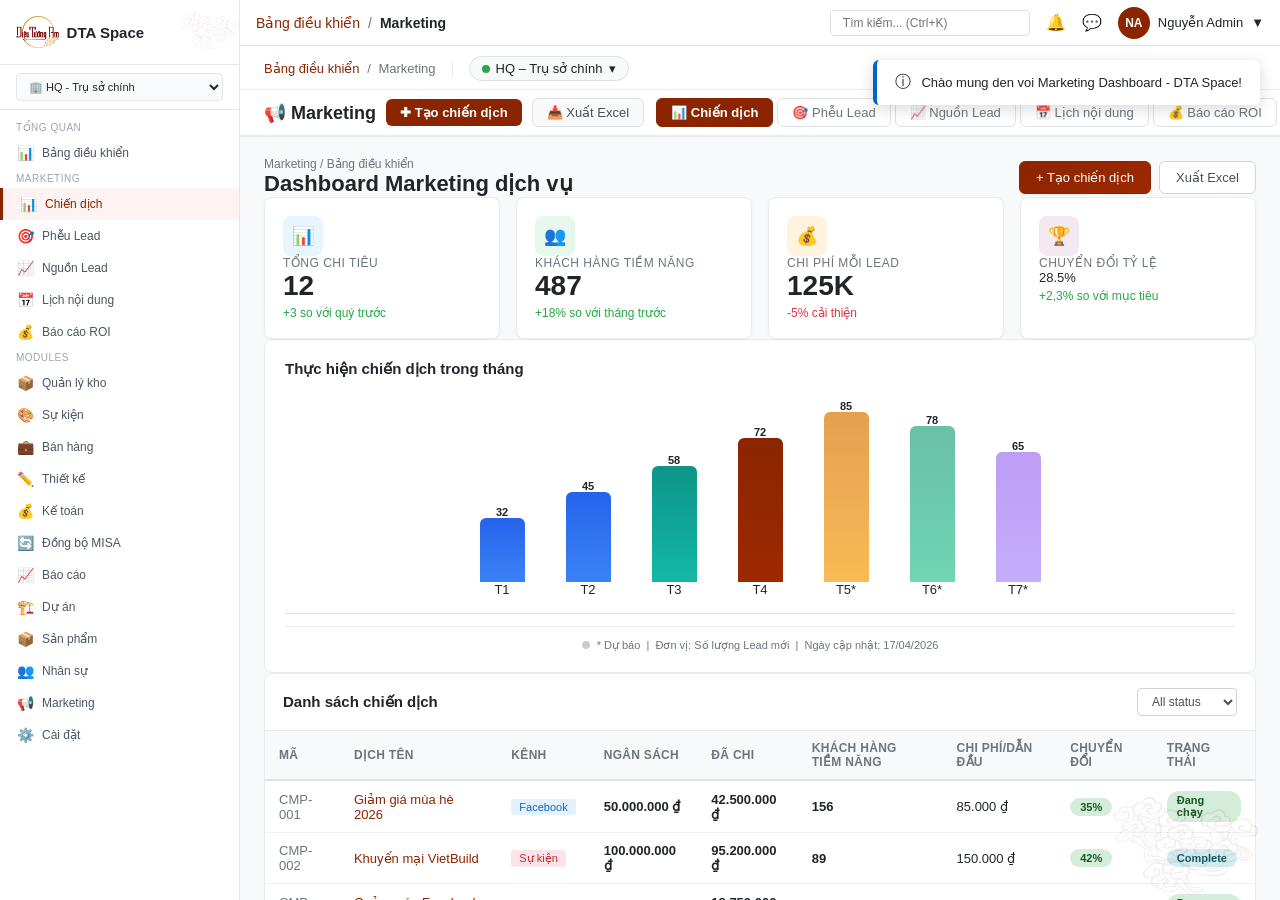
<file: modules/marketing.html>
<!DOCTYPE html>
<html lang="vi">

<head>
    <meta charset="UTF-8">
    <meta name="viewport" content="width=device-width, initial-scale=1.0">
    <title>Quy trình tiếp thị & khách hàng tiềm năng - DTA Space - Odoo 19</title>
    <style>
        * {
            margin: 0;
            padding: 0;
            box-sizing: border-box;
        }

        body {
            font-family: -apple-system, BlinkMacSystemFont, 'Segoe UI', Roboto, 'Helvetica Neue', Arial, sans-serif;
            background: #f8f9fa;
            color: #212529;
            font-size: 13px;
            overflow-x: hidden;
            max-width: 100vw;
        }

        /* Top Navigation Bar */
        .o_navbar {
            background: linear-gradient(135deg, #8B2500 0%, #6B1C00 100%);
            color: #fff;
            position: relative;
            display: flex;
            align-items: center;
            height: 48px;
            padding: 0 16px;
            position: fixed;
            top: 0;
            left: 0;
            right: 0;
            z-index: 1000;
            box-shadow: 0 2px 8px rgba(139, 37, 0, 0.2);
        }

        .o_navbar_brand {
            font-size: 18px;
            font-weight: 700;
            margin-right: 24px;
            letter-spacing: 0.5px;
        }

        .o_navbar_brand span {
            color: #F5E6CC;
        }

        .o_navbar_menus {
            display: flex;
            gap: 4px;
            flex: 1;
        }

        .o_navbar_menu {
            color: rgba(255, 255, 255, 0.85);
            padding: 8px 12px;
            border-radius: 4px;
            cursor: pointer;
            font-size: 13px;
            text-decoration: none;
            white-space: nowrap;
        }

        .o_navbar_menu:hover {
            background: rgba(255, 255, 255, 0.15);
            color: #fff;
        }

        .o_navbar_menu.active {
            background: rgba(255, 255, 255, 0.2);
            color: #fff;
            font-weight: 500;
        }

        .o_navbar_right {
            display: flex;
            align-items: center;
            gap: 12px;
            margin-left: auto;
        }

        .o_navbar_icon {
            width: 32px;
            height: 32px;
            display: flex;
            align-items: center;
            justify-content: center;
            border-radius: 4px;
            cursor: pointer;
            color: rgba(255, 255, 255, 0.85);
        }

        .o_navbar_icon:hover {
            background: rgba(255, 255, 255, 0.15);
        }

        .o_user_avatar {
            width: 32px;
            height: 32px;
            border-radius: 50%;
            background: #F5E6CC;
            color: #8B2500;
            display: flex;
            align-items: center;
            justify-content: center;
            font-weight: 600;
            font-size: 13px;
            cursor: pointer;
        }

        /* Bảng điều khiển */
        .o_control_panel {
            background: #fff;
            border-bottom: 1px solid #dee2e6;
            padding: 12px 24px;
            margin-top: 46px;
            position: sticky;
            top: 46px;
            z-index: 100;
        }

        .o_breadcrumb {
            display: flex;
            align-items: center;
            gap: 6px;
            margin-bottom: 0px;
            font-size: 12px;
            color: #6c757d;
        }

        .o_breadcrumb a {
            color: #8B2500;
            text-decoration: none;
        }

        .o_breadcrumb a:hover {
            text-decoration: underline;
        }

        .o_cp_top {
            display: flex;
            align-items: center;
            justify-content: space-between;
            flex-wrap: wrap;
            gap: 12px;
        }

        .o_cp_title {
            font-size: 22px;
            font-weight: 600;
            color: #212529;
        }

        .o_cp_buttons {
            display: flex;
            gap: 8px;
        }

        .o_cp_views {
            display: flex;
            gap: 4px;
            background: #f8f9fa;
            border: 1px solid #dee2e6;
            border-radius: 4px;
            overflow: hidden;
        }

        .o_cp_view_btn {
            padding: 6px 12px;
            cursor: pointer;
            border: none;
            background: transparent;
            font-size: 13px;
            color: #495057;
            display: flex;
            align-items: center;
            gap: 4px;
        }

        .o_cp_view_btn:hover {
            background: #e9ecef;
        }

        .o_cp_view_btn.active {
            background: #8B2500;
            color: #fff;
        }

        .o_cp_bottom {
            display: flex;
            align-items: center;
            justify-content: space-between;
            margin-top: 10px;
            gap: 12px;
        }

        .o_search_view {
            display: flex;
            align-items: center;
            gap: 8px;
            flex: 1;
            max-width: 600px;
        }

        .o_search_input {
            border: 1px solid #ced4da;
            border-radius: 4px;
            padding: 5px 10px;
            font-size: 13px;
            flex: 1;
        }

        .o_search_input:focus {
            outline: none;
            border-color: #8B2500;
            box-shadow: 0 0 0 2px rgba(113, 75, 103, 0.15);
        }

        .o_filter_btn {
            padding: 5px 10px;
            border: 1px solid #ced4da;
            border-radius: 4px;
            background: #fff;
            cursor: pointer;
            font-size: 12px;
            color: #495057;
        }

        .o_filter_btn:hover {
            border-color: #8B2500;
            color: #8B2500;
        }

        .o_group_by {
            padding: 5px 10px;
            border: 1px solid #ced4da;
            border-radius: 4px;
            background: #fff;
            cursor: pointer;
            font-size: 12px;
            color: #495057;
        }

        /* Buttons */
        .btn {
            padding: 8px 16px;
            border-radius: 6px;
            border: 1px solid transparent;
            cursor: pointer;
            font-size: 13px;
            display: inline-flex;
            align-items: center;
            gap: 6px;
            text-decoration: none;
            transition: all 250ms cubic-bezier(0.4, 0, 0.2, 1);
            font-weight: 500;
        }

        .btn-primary {
            background: linear-gradient(135deg, #8B2500 0%, #9D2900 100%);
            color: #fff;
            border-color: #8B2500;
            box-shadow: 0 1px 2px rgba(0, 0, 0, 0.05);
        }

        .btn-primary:hover {
            background: linear-gradient(135deg, #6B1C00 0%, #8B2500 100%);
            transform: translateY(-1px);
            box-shadow: 0 2px 4px rgba(0, 0, 0, 0.1);
        }

        .btn-primary:active {
            transform: scale(0.97);
        }

        .btn-secondary {
            background: white;
            color: #212529;
            border: 1px solid #DEE2E6;
            color: #fff;
        }

        .btn-secondary:hover {
            background: #5a6268;
        }

        .btn-success {
            background: #28a745;
            color: #fff;
        }

        .btn-success:hover {
            background: #218838;
        }

        .btn-outline {
            background: #fff;
            border-color: #ced4da;
            color: #495057;
        }

        .btn-outline:hover {
            border-color: #8B2500;
            color: #8B2500;
        }

        .btn-sm {
            padding: 4px 10px;
            font-size: 12px;
        }

        /* Entity Switcher */
        .o_entity_switcher {
            display: flex;
            align-items: center;
            gap: 8px;
            padding: 8px 24px;
            background: #fff;
            border-bottom: 1px solid #eee;
        }

        .o_entity {
            padding: 4px 12px;
            border-radius: 20px;
            font-size: 12px;
            cursor: pointer;
            color: #6c757d;
            border: 1px solid transparent;
        }

        .o_entity:hover {
            color: #8B2500;
        }

        .o_entity.active {
            background: #8B2500;
            color: #fff;
        }

        /* Layout */
        .o_main {
            display: flex;
            min-height: calc(100vh - 46px);
            margin-top: 46px;
        }

        /* Layout */
        .app-layout {
            display: flex;
            height: 100vh;
            overflow: hidden;
            overflow-x: hidden;
        }

        /* Sidebar */
        /* STANDARD SIDEBAR CLASSES */
        .sidebar {
            position: relative;
            width: 240px;
            background: #FFFFFF;
            color: #212529;
            border-right: 1px solid #E5E7EB;
            display: flex;
            flex-direction: column;
            flex-shrink: 0;
        }

        .sidebar-header {
            padding: 16px;
            border-bottom: 1px solid #E5E7EB;
        }

        .sidebar-logo {
            display: flex;
            align-items: center;
            gap: 8px;
        }

        .logo-icon {
            width: 32px;
            height: 32px;
            background: #8B2500;
            border-radius: 6px;
            display: flex;
            align-items: center;
            justify-content: center;
            font-weight: bold;
            font-size: 12px;
        }

        .logo-text {
            font-size: 15px;
            font-weight: bold;
        }

        .entity-switcher {
            padding: 8px 16px;
            border-bottom: 1px solid #E5E7EB;
        }

        .entity-switcher select {
            width: 100%;
            padding: 6px 8px;
            border: 1px solid #E5E7EB;
            border-radius: 4px;
            background: #F9FAFB;
            color: #212529;
            font-size: 11px;
        }

        .entity-switcher select option {
            color: #212529;
            background: white;
        }

        .sidebar-nav {
            flex: 1;
            overflow-y: auto;
            padding: 8px 0;
        }

        .nav-section {
            margin-bottom: 0px;
        }

        .nav-section-title {
            padding: 4px 16px;
            font-size: 10px;
            text-transform: uppercase;
            color: #9CA3AF;
            letter-spacing: 0.5px;
        }

        .nav-item {
            display: flex;
            align-items: center;
            padding: 8px 16px;
            color: #4B5563;
            cursor: pointer;
            transition: all 0.2s;
            gap: 8px;
            text-decoration: none;
            font-size: 12px;
        }

        .nav-item:hover {
            background: #F3F4F6;
            color: #111827;
        }

        .nav-item.active {
            background: #FEF2F2;
            color: #8B2500;
            font-weight: 500;
            border-left: 3px solid #8B2500;
        }

        .nav-icon {
            width: 18px;
            text-align: center;
            font-size: 14px;
        }

        .o_sidebar {
            width: 240px;
            background: #FFFFFF;
            border-right: 1px solid #E5E7EB;
            border-right: none;
            padding: 0;
            position: fixed;
            top: 0;
            bottom: 0;
            overflow-y: auto;
            z-index: 100;
            display: flex;
            flex-direction: column;
        }

        .sidebar-nav {
            flex: 1;
            padding: 8px 0;
        }

        .nav-section {
            margin-bottom: 0px;
        }

        .nav-section-title {
            padding: 4px 16px;
            font-size: 10px;
            text-transform: uppercase;
            color: #9CA3AF;
            letter-spacing: 0.5px;
        }

        .nav-item {
            display: flex;
            align-items: center;
            padding: 8px 16px;
            color: #4B5563;
            cursor: pointer;
            transition: all 0.2s;
            gap: 8px;
            text-decoration: none;
            font-size: 12px;
        }

        .nav-item:hover {
            background: #F3F4F6;
            color: #111827;
        }

        .nav-item.active {
            background: #FEF2F2;
            color: #8B2500;
            font-weight: 500;
            border-left: 3px solid #8B2500;
        }

        .nav-icon {
            width: 18px;
            text-align: center;
            font-size: 14px;
        }

        /* Content Area */
        .main-content {
            flex: 1;
            display: flex;
            flex-direction: column;
            overflow: hidden;
            overflow-x: hidden;
        }

        .top-header {
            height: 46px;
            background: white;
            border-bottom: 1px solid #DEE2E6;
            display: flex;
            align-items: center;
            padding: 0 16px;
            gap: 16px;
            box-shadow: 0 1px 2px rgba(0, 0, 0, 0.05);
            flex-shrink: 0;
        }

        .breadcrumb {
            display: flex;
            align-items: center;
            gap: 8px;
            font-size: 14px;
        }

        .breadcrumb a {
            color: #8B2500;
            text-decoration: none;
        }

        .breadcrumb span {
            color: #6C757D;
        }

        .header-actions {
            margin-left: auto;
            display: flex;
            align-items: center;
            gap: 16px;
        }

        .search-box {
            position: relative;
        }

        .search-box input {
            padding: 5px 12px;
            border: 1px solid #DEE2E6;
            border-radius: 4px;
            font-size: 12px;
            width: 200px;
        }

        /* Search icon removed - using standard styling */

        .user-menu {
            display: flex;
            align-items: center;
            gap: 8px;
            cursor: pointer;
        }

        .user-avatar {
            width: 32px;
            height: 32px;
            border-radius: 50%;
            background: #8B2500;
            color: white;
            display: flex;
            align-items: center;
            justify-content: center;
            font-weight: bold;
            font-size: 12px;
        }

        .page-content {
            flex: 1;
            overflow-y: auto;
            overflow-x: hidden;
            padding: 20px 24px;
        }

        /* Stats Cards */
        .o_stats_row {
            display: grid;
            grid-template-columns: repeat(auto-fit, minmax(200px, 1fr));
            gap: 16px;
            margin-bottom: 0px;
        }

        .o_stat_card {
            background: #fff;
            border-radius: 8px;
            padding: 18px;
            border: 1px solid #e9ecef;
            box-shadow: 0 1px 3px rgba(0, 0, 0, 0.04);
        }

        .o_stat_card .o_stat_label {
            font-size: 12px;
            color: #6c757d;
            margin-bottom: 0px;
            text-transform: uppercase;
            letter-spacing: 0.5px;
            font-weight: 500;
        }

        .o_stat_card .o_stat_value {
            font-size: 28px;
            font-weight: 700;
            color: #212529;
        }

        .o_stat_card .o_stat_sub {
            font-size: 12px;
            color: #28a745;
            margin-top: 4px;
        }

        .o_stat_card .o_stat_sub.negative {
            color: #dc3545;
        }

        .o_stat_icon {
            width: 40px;
            height: 40px;
            border-radius: 8px;
            display: flex;
            align-items: center;
            justify-content: center;
            font-size: 18px;
            margin-bottom: 0px;
        }

        .o_stat_icon.blue {
            background: #e7f5ff;
            color: #0066cc;
        }

        .o_stat_icon.green {
            background: #e6f7ed;
            color: #28a745;
        }

        .o_stat_icon.orange {
            background: #fff3e0;
            color: #f57c00;
        }

        .o_stat_icon.purple {
            background: #f3eaf1;
            color: #8B2500;
        }

        /* Tables */
        .o_table_wrapper {
            background: #fff;
            border-radius: 8px;
            border: 1px solid #e9ecef;
            overflow: hidden;
            margin-bottom: 0px;
        }

        .o_table_header {
            padding: 14px 18px;
            border-bottom: 1px solid #e9ecef;
            display: flex;
            align-items: center;
            justify-content: space-between;
        }

        .o_table_header h3 {
            font-size: 15px;
            font-weight: 600;
        }

        .o_table {
            width: 100%;
            border-collapse: collapse;
        }

        .o_table thead {
            background: #f8f9fa;
        }

        .o_table th {
            padding: 10px 14px;
            text-align: left;
            font-size: 12px;
            font-weight: 600;
            color: #6c757d;
            text-transform: uppercase;
            letter-spacing: 0.3px;
            border-bottom: 2px solid #dee2e6;
        }

        .o_table td {
            padding: 10px 14px;
            border-bottom: 1px solid #f0f0f0;
            font-size: 13px;
            vertical-align: middle;
        }

        .o_table tbody tr:hover {
            background: #fafbfc;
        }

        .o_table tbody tr:last-child td {
            border-bottom: none;
        }

        .o_table .o_link {
            color: #8B2500;
            text-decoration: none;
            cursor: pointer;
            font-weight: 500;
        }

        .o_table .o_link:hover {
            text-decoration: underline;
        }

        /* Badges */
        .badge {
            display: inline-block;
            padding: 3px 10px;
            border-radius: 12px;
            font-size: 11px;
            font-weight: 600;
        }

        .badge-success {
            background: #d4edda;
            color: #155724;
        }

        .badge-warning {
            background: #fff3cd;
            color: #856404;
        }

        .badge-danger {
            background: #f8d7da;
            color: #721c24;
        }

        .badge-info {
            background: #d1ecf1;
            color: #0c5460;
        }

        .badge-secondary {
            background: #e2e3e5;
            color: #383d41;
        }

        .badge-primary {
            background: #f3eaf1;
            color: #8B2500;
        }

        /* Kanban Board */
        .o_kanban {
            display: flex;
            gap: 14px;
            overflow-x: auto;
            padding-bottom: 0px;
        }

        .o_kanban_column {
            min-width: 280px;
            max-width: 320px;
            background: #f1f3f5;
            border-radius: 8px;
            display: flex;
            flex-direction: column;
        }

        .o_kanban_col_header {
            padding: 12px 14px;
            display: flex;
            align-items: center;
            justify-content: space-between;
            border-bottom: 2px solid;
        }

        .o_kanban_col_header h4 {
            font-size: 13px;
            font-weight: 600;
        }

        .o_kanban_col_header .o_count {
            background: rgba(0, 0, 0, 0.1);
            border-radius: 12px;
            padding: 2px 8px;
            font-size: 11px;
            font-weight: 600;
        }

        .o_kanban_col_body {
            padding: 8px;
            flex: 1;
            min-height: 100px;
            display: flex;
            flex-direction: column;
            gap: 8px;
        }

        .o_kanban_card {
            background: #fff;
            border-radius: 6px;
            padding: 12px;
            margin-bottom: 0px;
            border: 1px solid #e9ecef;
            cursor: pointer;
            transition: box-shadow 0.15s;
        }

        .o_kanban_card:hover {
            box-shadow: 0 2px 8px rgba(0, 0, 0, 0.1);
        }

        .o_kanban_card .o_card_title {
            font-size: 13px;
            font-weight: 600;
            margin-bottom: 0px;
            color: #212529;
        }

        .o_kanban_card .o_stat_label {
            font-size: 12px;
            color: #6c757d;
            margin-bottom: 0px;
        }

        .o_kanban_card .o_card_tags {
            display: flex;
            gap: 4px;
            flex-wrap: wrap;
        }

        .o_kanban_card .o_stat_value {
            font-size: 14px;
            font-weight: 600;
            color: #8B2500;
            margin-top: 6px;
        }

        .o_score_hot {
            color: #dc3545;
            font-weight: 600;
            font-size: 12px;
        }

        .o_score_warm {
            color: #f57c00;
            font-weight: 600;
            font-size: 12px;
        }

        .o_score_cold {
            color: #17a2b8;
            font-weight: 600;
            font-size: 12px;
        }

        /* Kanban column colors */
        .col-new {
            border-color: #007bff;
        }

        .col-contacted {
            border-color: #17a2b8;
        }

        .col-qualified {
            border-color: #ffc107;
        }

        .col-proposal {
            border-color: #6f42c1;
        }

        .col-won {
            border-color: #28a745;
        }

        .col-lost {
            border-color: #dc3545;
        }

        /* Chart placeholder */
        .o_chart_wrapper {
            background: #fff;
            border-radius: 8px;
            border: 1px solid #e9ecef;
            padding: 20px;
            margin-bottom: 0px;
            overflow: hidden;
            max-width: 100%;
            width: 100%;
            box-sizing: border-box;
        }

        .o_chart_title {
            font-size: 15px;
            font-weight: 600;
            margin-bottom: 16px;
            color: #212529;
        }
        }

        .o_pie_chart {
            width: 260px;
            height: 260px;
            border-radius: 50%;
            margin: 0 auto 20px;
            position: relative;
            background: conic-gradient(#0066cc 0deg 60deg, #4285f4 60deg 120deg, #f57c00 120deg 180deg, #28a745 180deg 240deg, #9c27b0 240deg 300deg, #e91e63 300deg 360deg);
        }

        .o_pie_chart::after {
            content: '';
            position: absolute;
            top: 50%;
            left: 50%;
            transform: translate(-50%, -50%);
            width: 120px;
            height: 120px;
            border-radius: 50%;
            background: #fff;
        }

        .o_chart_legend {
            display: grid;
            grid-template-columns: 1fr 1fr;
            gap: 8px 20px;
        }

        .o_legend_item {
            display: flex;
            align-items: center;
            gap: 8px;
            font-size: 13px;
        }

        .o_legend_color {
            width: 14px;
            height: 14px;
            border-radius: 3px;
        }

        /* Bar chart placeholder */
        .o-bar-chart {
            display: flex;
            align-items: flex-end;
            justify-content: center;
            gap: 16px;
            height: 220px;
            padding: 16px 24px;
            border-bottom: 1px solid #dee2e6;
            max-width: 100%;
            overflow-x: auto;
        }

        .o_bar {
            flex: 1;
            min-width: 50px;
            max-width: 70px;
            display: flex;
            flex-direction: column;
            align-items: center;
            justify-content: flex-end;
        }

        .o-bar-fill {
            width: 100%;
            max-width: 45px;
            border-radius: 6px 6px 0 0;
            transition: all 250ms cubic-bezier(0.4, 0, 0.2, 1);
            cursor: pointer;
        }

        .o_bar:hover .o-bar-fill {
            transform: scale(1.05);
            filter: brightness(1.1);
        }

        .o_bar:hover .o-bar-value {
            color: #8B2500;
            font-weight: 700;
        }

        .o-bar-label {
            font-size: 11px;
            color: #6c757d;
            margin-top: 8px;
            text-align: center;
        }

        .o-bar-value {
            font-size: 11px;
            font-weight: 600;
            margin-bottom: 0px;
        }

        /* Campaign detail */
        .o_form_sheet {
            background: #fff;
            border-radius: 8px;
            border: 1px solid #e9ecef;
            padding: 20px;
            margin-bottom: 0px;
        }

        .o_form_sheet_bg {
            background: #f8f9fa;
            padding: 24px 0;
        }

        .o_form_title_row {
            display: flex;
            align-items: flex-start;
            justify-content: space-between;
            margin-bottom: 0px;
        }

        .o_form_title {
            font-size: 24px;
            font-weight: 600;
            color: #212529;
        }

        .o_form_subtitle {
            font-size: 13px;
            color: #6c757d;
            margin-top: 4px;
        }

        .o_form_statusbar {
            display: flex;
            gap: 4px;
        }

        .o_status_btn {
            padding: 5px 14px;
            border: 1px solid #dee2e6;
            border-radius: 4px;
            background: #fff;
            font-size: 12px;
            cursor: pointer;
            color: #495057;
        }

        .o_status_btn.active {
            background: #8B2500;
            color: #fff;
            border-color: #8B2500;
        }

        .o_status_btn.highlight {
            background: #8B2500;
            color: #fff;
            border-color: #8B2500;
        }

        .o_form_grid {
            display: grid;
            grid-template-columns: 1fr 1fr;
            gap: 12px 40px;
            margin-top: 16px;
        }

        .o_form_group {
            display: flex;
            flex-direction: column;
        }

        .o_form_group label {
            font-size: 11px;
            font-weight: 600;
            color: #6c757d;
            text-transform: uppercase;
            margin-bottom: 0px;
            letter-spacing: 0.3px;
        }

        .o_form_group .o_field {
            padding: 6px 10px;
            border: 1px solid #ced4da;
            border-radius: 4px;
            font-size: 13px;
            background: #fff;
        }

        .o_form_group .o_field:focus {
            outline: none;
            border-color: #8B2500;
        }

        .o_form_group .o_field_value {
            font-size: 13px;
            color: #212529;
            padding: 6px 0;
            border-bottom: 1px solid #dee2e6;
        }

        .o_field.readonly {
            border: none;
            border-bottom: 1px solid #dee2e6;
            border-radius: 0;
            background: transparent;
        }

        /* Progress bar */
        .o_progress {
            height: 8px;
            background: #e9ecef;
            border-radius: 4px;
            overflow: hidden;
        }

        .o_progress_bar {
            height: 100%;
            border-radius: 4px;
            transition: width 0.3s;
        }

        .o_progress_bar.green {
            background: #28a745;
        }

        .o_progress_bar.blue {
            background: #0066cc;
        }

        .o_progress_bar.orange {
            background: #f57c00;
        }

        .o_progress_bar.red {
            background: #dc3545;
        }

        /* Tabs */
        .o_tabs {
            display: flex;
            gap: 0;
            border-bottom: 2px solid #dee2e6;
            margin-bottom: 0px;
        }

        .o_tab {
            padding: 10px 18px;
            cursor: pointer;
            font-size: 13px;
            color: #6c757d;
            border-bottom: 2px solid transparent;
            margin-bottom: -2px;
            font-weight: 500;
        }

        .o_tab:hover {
            color: #8B2500;
        }

        .o_tab.active {
            color: #8B2500;
            border-bottom-color: #8B2500;
        }

        /* Modal */
        .o_modal_overlay {
            display: none;
            position: fixed;
            top: 0;
            left: 0;
            right: 0;
            bottom: 0;
            background: rgba(0, 0, 0, 0.5);
            z-index: 2000;
            align-items: center;
            justify-content: center;
        }

        .o_modal_overlay.show {
            display: flex;
        }

        .o_modal {
            background: #fff;
            border-radius: 8px;
            width: 560px;
            max-width: 90vw;
            max-height: 85vh;
            overflow-y: auto;
            box-shadow: 0 4px 24px rgba(0, 0, 0, 0.2);
        }

        .o_modal_header {
            padding: 16px 20px;
            border-bottom: 1px solid #dee2e6;
            display: flex;
            align-items: center;
            justify-content: space-between;
        }

        .o_modal_header h3 {
            font-size: 17px;
            font-weight: 600;
        }

        .o_modal_close {
            width: 30px;
            height: 30px;
            border: none;
            background: transparent;
            cursor: pointer;
            font-size: 20px;
            color: #6c757d;
            border-radius: 4px;
            display: flex;
            align-items: center;
            justify-content: center;
        }

        .o_modal_close:hover {
            background: #f0f0f0;
        }

        .o_modal_body {
            padding: 20px;
        }

        .o_modal_footer {
            padding: 14px 20px;
            border-top: 1px solid #dee2e6;
            display: flex;
            justify-content: flex-end;
            gap: 8px;
        }

        .o_form_row {
            margin-bottom: 0px;
        }

        .o_form_row label {
            display: block;
            font-size: 12px;
            font-weight: 600;
            color: #495057;
            margin-bottom: 0px;
        }

        .o_form_row input,
        .o_form_row select,
        .o_form_row textarea {
            width: 100%;
            padding: 7px 10px;
            border: 1px solid #ced4da;
            border-radius: 4px;
            font-size: 13px;
        }

        .o_form_row input:focus,
        .o_form_row select:focus,
        .o_form_row textarea:focus {
            outline: none;
            border-color: #8B2500;
            box-shadow: 0 0 0 2px rgba(113, 75, 103, 0.12);
        }

        /* Toast */
        .o_toast_container {
            position: fixed;
            top: 60px;
            right: 20px;
            z-index: 3000;
            display: flex;
            flex-direction: column;
            gap: 8px;
        }

        .o_toast {
            background: #fff;
            border-radius: 6px;
            padding: 12px 18px;
            box-shadow: 0 4px 16px rgba(0, 0, 0, 0.15);
            display: flex;
            align-items: center;
            gap: 10px;
            min-width: 300px;
            animation: slideIn 0.3s ease;
            border-left: 4px solid;
        }

        .o_toast.success {
            border-left-color: #28a745;
        }

        .o_toast.error {
            border-left-color: #dc3545;
        }

        .o_toast.info {
            border-left-color: #0066cc;
        }

        .o_toast_message {
            font-size: 13px;
            flex: 1;
        }

        @keyframes slideIn {
            from {
                transform: translateX(100%);
                opacity: 0;
            }

            to {
                transform: translateX(0);
                opacity: 1;
            }
        }

        /* View sections */
        .o_view {
            display: none;
        }

        .o_view.active {
            display: block;
        }

        /* ROI card */
        .o_roi_card {
            background: linear-gradient(135deg, #8B2500 0%, #9c6b8f 100%);
            color: #fff;
            border-radius: 8px;
            padding: 20px;
            margin-bottom: 0px;
        }

        .o_roi_card .o_roi_label {
            font-size: 13px;
            opacity: 0.85;
            margin-bottom: 0px;
        }

        .o_roi_card .o_roi_value {
            font-size: 36px;
            font-weight: 700;
        }

        .o_roi_card .o_roi_sub {
            font-size: 12px;
            opacity: 0.75;
            margin-top: 4px;
        }

        .o_roi_grid {
            display: grid;
            grid-template-columns: repeat(3, 1fr);
            gap: 16px;
            margin-top: 16px;
        }

        /* Lead score indicator */
        .o_lead_score {
            display: inline-flex;
            align-items: center;
            gap: 4px;
        }

        .o_lead_dot {
            width: 10px;
            height: 10px;
            border-radius: 50%;
        }

        .o_lead_dot.hot {
            background: #dc3545;
        }

        .o_lead_dot.warm {
            background: #f57c00;
        }

        .o_lead_dot.cold {
            background: #17a2b8;
        }

        /* Source tag */
        .o_source_tag {
            display: inline-flex;
            align-items: center;
            gap: 4px;
            padding: 2px 8px;
            border-radius: 3px;
            font-size: 11px;
            font-weight: 500;
        }

        .o_source_tag.zalo {
            background: #e8f5e9;
            color: #2e7d32;
        }

        .o_source_tag.facebook {
            background: #e3f2fd;
            color: #1565c0;
        }

        .o_source_tag.google {
            background: #fff3e0;
            color: #e65100;
        }

        .o_source_tag.referral {
            background: #f3e5f5;
            color: #7b1fa2;
        }

        .o_source_tag.event {
            background: #fce4ec;
            color: #c62828;
        }

        .o_source_tag.website {
            background: #e0f2f1;
            color: #00695c;
        }

        /* Budget bar */
        .o_budget_row {
            display: flex;
            align-items: center;
            gap: 12px;
            margin-bottom: 0px;
        }

        .o_budget_label {
            font-size: 12px;
            color: #6c757d;
            min-width: 60px;
        }

        .o_budget_bar {
            flex: 1;
        }

        .o_budget_value {
            font-size: 12px;
            font-weight: 600;
            min-width: 80px;
            text-align: right;
        }

        /* Responsive helpers */
        .o_grid_2 {
            display: grid;
            grid-template-columns: 1fr 1fr;
            gap: 20px;
        }

        .o_grid_3 {
            display: grid;
            grid-template-columns: 1fr 1fr 1fr;
            gap: 20px;
        }

        .text-right {
            text-align: right;
        }

        .text-center {
            text-align: center;
        }

        .text-muted {
            color: #6c757d;
        }

        .mt-2 {
            margin-top: 12px;
        }

        .mt-3 {
            margin-top: 20px;
        }

        .mb-2 {
            margin-bottom: 0px;
        }

        .mb-3 {
            margin-bottom: 0px;
        }

        /* Avatar for leads */
        .o_lead_avatar {
            width: 32px;
            height: 32px;
            border-radius: 50%;
            display: inline-flex;
            align-items: center;
            justify-content: center;
            font-weight: 600;
            font-size: 12px;
            color: #fff;
            margin-right: 8px;
            vertical-align: middle;
        }

        .avatar-1 {
            background: #0066cc;
        }

        .avatar-2 {
            background: #f57c00;
        }

        .avatar-3 {
            background: #28a745;
        }

        .avatar-4 {
            background: #9c27b0;
        }

        .avatar-5 {
            background: #e91e63;
        }

        .avatar-6 {
            background: #17a2b8;
        }

        .avatar-7 {
            background: #795548;
        }

        .avatar-8 {
            background: #607d8b;
        }

        .tooltip {
            position: relative;
            cursor: pointer;
            font-size: 16px;
        }

        .tooltip::after {
            content: attr(data-tip);
            position: absolute;
            bottom: -28px;
            left: 50%;
            transform: translateX(-50%);
            background: #333;
            color: white;
            padding: 4px 8px;
            border-radius: 4px;
            font-size: 11px;
            white-space: nowrap;
            opacity: 0;
            pointer-events: none;
            transition: opacity 0.2s;
        }

        .tooltip:hover::after {
            opacity: 1;
        }

        /* Pattern decoration */
        .sidebar-pattern {
            position: absolute;
            top: 0;
            right: 0;
            width: 60px;
            height: 60px;
            background-image: url('../Media/pattern.png');
            background-size: contain;
            background-repeat: no-repeat;
            background-position: center;
            opacity: 0.08;
            pointer-events: none;
            z-index: 1;
        }


        .page-pattern {
            position: fixed;
            bottom: 0px;
            right: 20px;
            width: 150px;
            height: 150px;
            background-image: url('../Media/pattern.png');
            background-size: contain;
            margin-bottom: -20px;
            background-repeat: no-repeat;
            background-position: center;
            opacity: 0.08;
            pointer-events: none;
            z-index: 0;
        }

        /* ===== MARKETING TAB BUTTONS ===== */
        .mkt-tab {
          padding: 6px 14px;
          font-size: 13px;
          font-weight: 500;
          border: 1px solid #dee2e6;
          border-radius: 6px;
          background: #fff;
          color: #6c757d;
          cursor: pointer;
          transition: all 0.15s ease;
          white-space: nowrap;
          display: inline-flex;
          align-items: center;
          gap: 5px;
        }
        .mkt-tab:hover {
          background: #f8f9fa;
          color: #495057;
          border-color: #8B2500;
        }
        .mkt-tab.active {
          background: #8B2500;
          color: #fff;
          border-color: #8B2500;
          font-weight: 600;
        }

    </style>
</head>

<body>

    <div class="app-layout">
        <!-- SIDEBAR -->
        <div class="sidebar">
            <div class="sidebar-header">
                <div class="sidebar-pattern"></div>
                <div class="sidebar-logo">
                    <img src="../Media/DTA-LOGO.png" alt="DTA Space" style="height: 32px; width: auto;">
                    <div class="logo-text">DTA Space</div>
                </div>
            </div>
            <div class="entity-switcher">
                <select onchange="switchEntity(this.value)">
                    <option value="hq">🏢 HQ - Trụ sở chính</option>
                    <option value="nk">🏪 NK - Cửa hàng Nguyễn Kiệm</option>
                    <option value="bt">🏪 BT - Cửa Hàng Bà Triệu</option>
                </select>
            </div>
            <nav class="sidebar-nav">
                <div class="nav-section">
                    <div class="nav-section-title">Tổng quan</div>
                    <a class="nav-item" href="../index.html"><span class="nav-icon">📊</span><span>Bảng điều
                            khiển</span></a>
                </div>
                <div class="nav-section">
                    <div class="nav-section-title">Marketing</div>
                    <a class="nav-item active" id="mktNav-campaign-dashboard" href="#" onclick="navToMktView('campaign-dashboard'); return false;"><span class="nav-icon">&#128202;</span><span>Chiến dịch</span></a>
                    <a class="nav-item" id="mktNav-lead-pipeline" href="#" onclick="navToMktView('lead-pipeline'); return false;"><span class="nav-icon">&#127919;</span><span>Phễu Lead</span></a>
                    <a class="nav-item" id="mktNav-lead-source-breakdown" href="#" onclick="navToMktView('lead-source-breakdown'); return false;"><span class="nav-icon">&#128200;</span><span>Nguồn Lead</span></a>
                    <a class="nav-item" id="mktNav-content-calendar" href="#" onclick="navToMktView('content-calendar'); return false;"><span class="nav-icon">&#128197;</span><span>Lịch nội dung</span></a>
                    <a class="nav-item" id="mktNav-roi-report" href="#" onclick="navToMktView('roi-report'); return false;"><span class="nav-icon">&#128176;</span><span>Báo cáo ROI</span></a>
                </div>
                <div class="nav-section">
                    <div class="nav-section-title">Modules</div>
                    <a class="nav-item" href="inventory.html"><span class="nav-icon">📦</span><span>Quản lý
                            kho</span></a>
                    <a class="nav-item" href="events.html"><span class="nav-icon">🎨</span><span>Sự kiện</span></a>
                    <a class="nav-item" href="sales.html"><span class="nav-icon">💼</span><span>Bán hàng</span></a>
                    <a class="nav-item" href="design_studio.html"><span class="nav-icon">✏️</span><span>Thiết
                            kế</span></a>
                    <a class="nav-item" href="accounting.html"><span class="nav-icon">💰</span><span>Kế toán</span></a>
                    <a class="nav-item" href="misa.html"><span class="nav-icon">🔄</span><span>Đồng bộ MISA</span></a>
                    <a class="nav-item" href="reports.html"><span class="nav-icon">📈</span><span>Báo cáo</span></a>
                    <a class="nav-item" href="projects.html"><span class="nav-icon">🏗️</span><span>Dự án</span></a>
                    <a class="nav-item" href="products.html"><span class="nav-icon">📦</span><span>Sản phẩm</span></a>
                    <a class="nav-item" href="hr.html"><span class="nav-icon">👥</span><span>Nhân sự</span></a>
                    <a class="nav-item" href="marketing.html"><span class="nav-icon">📢</span><span>Marketing</span></a>
                    <a class="nav-item" href="settings.html"><span class="nav-icon">⚙️</span><span>Cài đặt</span></a>
                </div>
            </nav>
        </div>

        <!-- Main Content -->
        <div class="main-content">
            <!-- TOP HEADER -->
            <header class="top-header">
                <div class="breadcrumb">
                    <a href="../index.html">Bảng điều khiển</a>
                    <span>/</span>
                    <strong>Marketing</strong>
                </div>
                <div class="header-actions">
                    <div class="search-box">
                        <input type="text" placeholder="Tìm kiếm... (Ctrl+K)" id="globalSearch">
                    </div>
                    <span class="tooltip" data-tip="Notifications">🔔</span>
                    <span class="tooltip" data-tip="Messages">💬</span>
                    <div class="user-menu">
                        <div class="user-avatar">NA</div>
                        <span>Nguyễn Admin</span>
                        <span>▼</span>
                    </div>
                </div>
            </header>

            <!-- PAGE CONTENT -->
            <div class="page-content" style="padding: 0;">

              <!-- CONTROL PANEL – 2-ROW LAYOUT -->
              <div style="background:var(--o-white,#fff); border-bottom:2px solid #e9ecef; padding:0; position:sticky; top:0; z-index:100;">
                <!-- Row 1: Breadcrumb / Entity -->
                <div style="display:flex; align-items:center; gap:16px; padding:10px 24px 8px; border-bottom:1px solid #e9ecef; flex-wrap:nowrap; overflow-x:auto;">
                  <div style="font-size:13px; color:#6c757d; white-space:nowrap;">
                    <a href="../index.html" style="color:#8B2500; text-decoration:none;">Bảng điều khiển</a>
                    <span style="margin:0 4px;">&#47;</span>
                    <span>Marketing</span>
                  </div>
                  <div style="width:1px; height:16px; background:#e9ecef; flex-shrink:0;"></div>
                  <div style="position:relative; flex-shrink:0;" id="mktEntityBtn" onclick="document.getElementById('mktEntityDD').style.display=document.getElementById('mktEntityDD').style.display==='block'?'none':'block'; event.stopPropagation();">
                    <div style="display:inline-flex; align-items:center; gap:6px; padding:4px 12px; border:1px solid #dee2e6; border-radius:20px; font-size:13px; cursor:pointer; background:#f8f9fa;">
                      <span style="width:8px;height:8px;border-radius:50%;background:#28a745;display:inline-block;"></span>
                      <span id="mktEntityLabel">HQ – Trụ sở chính</span> &#9662;
                    </div>
                    <div id="mktEntityDD" style="display:none; position:absolute; top:100%; left:0; margin-top:4px; background:#fff; border:1px solid #dee2e6; border-radius:8px; box-shadow:0 8px 24px rgba(0,0,0,.12); min-width:200px; z-index:300;">
                      <div onclick="mktSwitchEntity('HQ – Trụ sở chính','#28a745',this)" style="padding:10px 16px; cursor:pointer; display:flex; align-items:center; gap:10px; background:rgba(40,167,69,.08); font-weight:600;"><span style="width:8px;height:8px;border-radius:50%;background:#28a745;display:inline-block;"></span>HQ – Trụ sở chính</div>
                      <div onclick="mktSwitchEntity('NK – Nguyễn Kiệm','#FF6B35',this)" style="padding:10px 16px; cursor:pointer; display:flex; align-items:center; gap:10px;"><span style="width:8px;height:8px;border-radius:50%;background:#FF6B35;display:inline-block;"></span>NK – Nguyễn Kiệm</div>
                      <div onclick="mktSwitchEntity('BT – Bà Triệu','#6F42C1',this)" style="padding:10px 16px; cursor:pointer; display:flex; align-items:center; gap:10px;"><span style="width:8px;height:8px;border-radius:50%;background:#6F42C1;display:inline-block;"></span>BT – Bà Triệu</div>
                    </div>
                  </div>
                  <div style="flex:1;"></div>
                  <div style="font-size:13px; color:#6c757d; white-space:nowrap;"><span id="mktCampaignCount">12</span> chiến dịch</div>
                </div>
                <!-- Row 2: Title / Actions / Tabs -->
                <div style="display:flex; align-items:center; justify-content:space-between; padding:8px 24px; gap:12px; flex-wrap:nowrap;">
                  <div style="display:flex; align-items:center; gap:10px; flex-shrink:0;">
                    <h1 style="font-size:18px; font-weight:700; margin:0;">&#128226; Marketing</h1>
                    <button style="padding:6px 14px; background:#8B2500; color:#fff; border:none; border-radius:6px; font-size:13px; cursor:pointer; font-weight:600;" onclick="openModal()">&#10010; Tạo chiến dịch</button>
                    <button style="padding:6px 14px; background:#f8f9fa; color:#495057; border:1px solid #dee2e6; border-radius:6px; font-size:13px; cursor:pointer;" onclick="showToast('Đã xuất báo cáo Excel!','success')">&#128229; Xuất Excel</button>
                  </div>
                  <div style="display:flex; align-items:center; gap:4px; flex-shrink:0; flex-wrap:nowrap;" id="mktTabBar">
                    <button class="mkt-tab active" data-view="campaign-dashboard" onclick="switchMktView(this)">&#128202; Chiến dịch</button>
                    <button class="mkt-tab" data-view="lead-pipeline" onclick="switchMktView(this)">&#127919; Phễu Lead</button>
                    <button class="mkt-tab" data-view="lead-source-breakdown" onclick="switchMktView(this)">&#128200; Nguồn Lead</button>
                    <button class="mkt-tab" data-view="content-calendar" onclick="switchMktView(this)">&#128197; Lịch nội dung</button>
                    <button class="mkt-tab" data-view="roi-report" onclick="switchMktView(this)">&#128176; Báo cáo ROI</button>
                    <button class="mkt-tab" id="mktDetailTab" data-view="campaign-detail" onclick="switchMktView(this)" style="display:none;">&#128269; Chi tiết</button>
                  </div>
                </div>
              </div>

              <div style="padding: 20px 24px;">

                <!-- ==================== VIEW 1: CAMPAIGN DASHBOARD ==================== -->
                <div id="view-campaign-dashboard" class="o_view active">
                    <div class="o_cp_top" style="margin-bottom: 0px;">
                        <div>
                            <div style="font-size: 12px; color: #6c757d; margin-bottom: 0px;">Marketing / Bảng điều
                                khiển
                            </div>
                            <h1 style="font-size: 22px; font-weight: 600;">Dashboard Marketing dịch vụ</h1>
                        </div>
                        <div class="o_cp_buttons">
                            <button class="btn btn-primary" onclick="openModal()">+ Tạo chiến dịch</button>
                            <button class="btn btn-outline"
                                onclick="showToast('Đã xuất báo cáo Excel!', 'success')">Xuất
                                Excel</button>
                        </div>
                    </div>

                    <!-- Stats Cards -->
                    <div class="o_stats_row">
                        <div class="o_stat_card">
                            <div class="o_stat_icon blue">&#128202;</div>
                            <div class="o_stat_label">Tổng chi tiêu</div>
                            <div class="o_stat_value">12</div>
                            <div class="o_stat_sub">+3 so với quý trước</div>
                        </div>
                        <div class="o_stat_card">
                            <div class="o_stat_icon green">&#128101;</div>
                            <div class="o_stat_label">Khách hàng tiềm năng</div>
                            <div class="o_stat_value">487</div>
                            <div class="o_stat_sub">+18% so với tháng trước</div>
                        </div>
                        <div class="o_stat_card">
                            <div class="o_stat_icon orange">&#128176;</div>
                            <div class="o_stat_label">Chi phí mỗi Lead</div>
                            <div class="o_stat_value">125K</div>
                            <div class="o_stat_sub negative">-5% cải thiện</div>
                        </div>
                        <div class="o_stat_card">
                            <div class="o_stat_icon purple">&#127942;</div>
                            <div class="o_stat_label">Chuyển đổi tỷ lệ</div>
                            <div class="o_stat-value">28.5%</div>
                            <div class="o_stat_sub">+2,3% so với mục tiêu</div>
                        </div>
                    </div>

<!-- Campaign Performance Chart -->
                    <div class="o_chart_wrapper">
                        <div class="o_chart_title">Thực hiện chiến dịch trong tháng</div>
                        <div class="o-bar-chart">
                            <div class="o_bar">
                                <div class="o-bar-value">32</div>
                                <div class="o-bar-fill" style="height: 64px; background: linear-gradient(180deg, #2563EB 0%, #3B82F6 100%);"></div>
                                <div class="o_bar-label">T1</div>
                            </div>
                            <div class="o_bar">
                                <div class="o-bar-value">45</div>
                                <div class="o-bar-fill" style="height: 90px; background: linear-gradient(180deg, #2563EB 0%, #3B82F6 100%);"></div>
                                <div class="o_bar-label">T2</div>
                            </div>
                            <div class="o_bar">
                                <div class="o-bar-value">58</div>
                                <div class="o-bar-fill" style="height: 116px; background: linear-gradient(180deg, #0D9488 0%, #14B8A6 100%);"></div>
                                <div class="o_bar-label">T3</div>
                            </div>
                            <div class="o_bar">
                                <div class="o-bar-value">72</div>
                                <div class="o-bar-fill" style="height: 144px; background: linear-gradient(180deg, #8B2500 0%, #9D2900 100%);"></div>
                                <div class="o_bar-label">T4</div>
                            </div>
                            <div class="o_bar">
                                <div class="o-bar-value">85</div>
                                <div class="o-bar-fill" style="height: 170px; background: linear-gradient(180deg, #D97706 0%, #F59E0B 100%); opacity: 0.7;"></div>
                                <div class="o_bar-label">T5*</div>
                            </div>
                            <div class="o_bar">
                                <div class="o-bar-value">78</div>
                                <div class="o-bar-fill" style="height: 156px; background: linear-gradient(180deg, #059669 0%, #10B981 100%); opacity: 0.6;"></div>
                                <div class="o_bar-label">T6*</div>
                            </div>
                            <div class="o_bar">
                                <div class="o-bar-value">65</div>
                                <div class="o-bar-fill" style="height: 130px; background: linear-gradient(180deg, #7C3AED 0%, #8B5CF6 100%); opacity: 0.5;"></div>
                                <div class="o_bar-label">T7*</div>
                            </div>
                        </div>
                        <div style="font-size: 11px; color: #6c757d; text-align: center; margin-top: 12px; padding-top: 12px; border-top: 1px solid #e9ecef;">
                            <span style="display: inline-block; width: 8px; height: 8px; background: rgba(0,0,0,0.2); border-radius: 50%; margin-right: 4px;"></span>
                            * Dự báo &nbsp;|&nbsp; Đơn vị: Số lượng Lead mới &nbsp;|&nbsp; Ngày cập nhật: 17/04/2026
                        </div>
                    </div>

                    <!-- Campaign List Table -->
                    <div class="o_table_wrapper">
                        <div class="o_table_header">
                            <h3>Danh sách chiến dịch</h3>
                            <div style="display: flex; gap: 8px;">
                                <select class="o_group_by" onchange="showToast('Đã lọc theo: ' + this.value, 'info')">
                                    <option>All status</option>
                                    <option>Đang chạy</option>
                                    <option>Complete</option>
                                    <option>Tạm dừng</option>
                                </select>
                            </div>
                        </div>
                        <table class="o_table">
                            <thead>
                                <tr>
                                    <th>Mã</th>
                                    <th>Dịch tên</th>
                                    <th>Kênh</th>
                                    <th>Ngân sách</th>
                                    <th>Đã chi</th>
                                    <th>Khách hàng tiềm năng</th>
                                    <th>Chi phí/Dẫn đầu</th>
                                    <th>Chuyển đổi</th>
                                    <th>Trạng thái</th>
                                </tr>
                            </thead>
                            <tbody>
                                <tr>
                                    <td><span class="text-muted">CMP-001</span></td>
                                    <td><a class="o_link" onclick="switchView('campaign-detail')">Giảm giá mùa hè
                                            2026</a>
                                    </td>
                                    <td><span class="o_source_tag facebook">Facebook</span></td>
                                    <td style="font-weight: 600;">50.000.000 &#8363;</td>
                                    <td style="font-weight: 600;">42.500.000 &#8363;</td>
                                    <td><strong>156</strong></td>
                                    <td>85.000 &#8363;</td>
                                    <td><span class="badge badge-success">35%</span></td>
                                    <td><span class="badge badge-success">Đang chạy</span></td>
                                </tr>
                                <tr>
                                    <td><span class="text-muted">CMP-002</span></td>
                                    <td><a class="o_link" onclick="switchView('campaign-detail')">Khuyến mại
                                            VietBuild</a>
                                    </td>
                                    <td><span class="o_source_tag event">Sự kiện</span></td>
                                    <td style="font-weight: 600;">100.000.000 &#8363;</td>
                                    <td style="font-weight: 600;">95.200.000 &#8363;</td>
                                    <td><strong>89</strong></td>
                                    <td>150.000 &#8363;</td>
                                    <td><span class="badge badge-success">42%</span></td>
                                    <td><span class="badge badge-info">Complete</span></td>
                                </tr>
                                <tr>
                                    <td><span class="text-muted">CMP-003</span></td>
                                    <td><a class="o_link" onclick="switchView('campaign-detail')">Quảng cáo Facebook quý
                                            2</a>
                                    </td>
                                    <td><span class="o_source_tag facebook">Facebook</span></td>
                                    <td style="font-weight: 600;">30.000.000 &#8363;</td>
                                    <td style="font-weight: 600;">18.750.000 &#8363;</td>
                                    <td><strong>98</strong></td>
                                    <td>65.000 &#8363;</td>
                                    <td><span class="badge badge-warning">22%</span></td>
                                    <td><span class="badge badge-success">Đang chạy</span></td>
                                </tr>
                                <tr>
                                    <td><span class="text-muted">CMP-004</span></td>
                                    <td><a class="o_link" onclick="switchView('campaign-detail')">Nội dung Google Ads
                                            thất bại</a></td>
                                    <td><span class="o_source_tag google">Google</span></td>
                                    <td style="font-weight: 600;">25.000.000 &#8363;</td>
                                    <td style="font-weight: 600;">22.100.000 &#8363;</td>
                                    <td><strong>72</strong></td>
                                    <td>110.000 &#8363;</td>
                                    <td><span class="badge badge-warning">18%</span></td>
                                    <td><span class="badge badge-success">Đang chạy</span></td>
                                </tr>
                                <tr>
                                    <td><span class="text-muted">CMP-005</span></td>
                                    <td><a class="o_link" onclick="switchView('campaign-detail')">Marketing Zalo OA</a>
                                    </td>
                                    <td><span class="o_source_tag zalo">Zalo</span></td>
                                    <td style="font-weight: 600;">15.000.000 &#8363;</td>
                                    <td style="font-weight: 600;">12.800.000 &#8363;</td>
                                    <td><strong>45</strong></td>
                                    <td>55.000 &#8363;</td>
                                    <td><span class="badge badge-success">31%</span></td>
                                    <td><span class="badge badge-success">Đang chạy</span></td>
                                </tr>
                                <tr>
                                    <td><span class="text-muted">CMP-006</span></td>
                                    <td><a class="o_link" onclick="switchView('campaign-detail')">Chương trình giới
                                            thiệu
                                            Q1</a></td>
                                    <td><span class="o_source_tag referral">Giới thiệu</span></td>
                                    <td style="font-weight: 600;">10.000.000 &#8363;</td>
                                    <td style="font-weight: 600;">8.500.000 &#8363;</td>
                                    <td><strong>27</strong></td>
                                    <td>50.000 &#8363;</td>
                                    <td><span class="badge badge-success">45%</span></td>
                                    <td><span class="badge badge-info">Complete</span></td>
                                </tr>
                            </tbody>
                        </table>
                    </div>
                </div>

                <!-- ==================== VIEW 2: LEAD PIPELINE ==================== -->
                <div id="view-lead-pipeline" class="o_view">
                    <div class="o_cp_top" style="margin-bottom: 0px;">
                        <div>
                            <div style="font-size: 12px; color: #6c757d; margin-bottom: 0px;">Marketing / Đường ống
                            </div>
                            <h1 style="font-size: 22px; font-weight: 600;">Pipeline Khách hàng Tiềm Năng</h1>
                        </div>
                        <div class="o_cp_buttons">
                            <button class="btn btn-primary" onclick="openModal()">+ Thêm chì</button>
                            <button class="btn btn-outline"
                                onclick="showToast('Đã làm mới pipeline!', 'success')">&#8635;
                                Làm
                                mới</button>
                        </div>
                    </div>

                    <!-- Pipeline Summary -->
                    <div class="o_stats_row" style="grid-template-columns: repeat(6, 1fr);">
                        <div class="o_stat_card" style="text-align: center; border-top: 3px solid #007bff;">
                            <div class="o_stat_label">Mới</div>
                            <div class="o_stat_value" style="font-size: 24px;">6</div>
                            <div class="text-muted" style="font-size: 11px;">~180M &#8363;</div>
                        </div>
                        <div class="o_stat_card" style="text-align: center; border-top: 3px solid #17a2b8;">
                            <div class="o_stat_label">Đã có liên hệ</div>
                            <div class="o_stat_value" style="font-size: 24px;">5</div>
                            <div class="text-muted" style="font-size: 11px;">~150M &#8363;</div>
                        </div>
                        <div class="o_stat_card" style="text-align: center; border-top: 3px solid #ffc107;">
                            <div class="o_stat_label">Đủ điều kiện</div>
                            <div class="o_stat_value" style="font-size: 24px;">4</div>
                            <div class="text-muted" style="font-size: 11px;">~200M &#8363;</div>
                        </div>
                        <div class="o_stat_card" style="text-align: center; border-top: 3px solid #6f42c1;">
                            <div class="o_stat_label">Báo giá</div>
                            <div class="o_stat_value" style="font-size: 24px;">4</div>
                            <div class="text-muted" style="font-size: 11px;">~320M &#8363;</div>
                        </div>
                        <div class="o_stat_card" style="text-align: center; border-top: 3px solid #28a745;">
                            <div class="o_stat_label">Thắng</div>
                            <div class="o_stat_value" style="font-size: 24px;">3</div>
                            <div class="text-muted" style="font-size: 11px;">~250M &#8363;</div>
                        </div>
                        <div class="o_stat_card" style="text-align: center; border-top: 3px solid #dc3545;">
                            <div class="o_stat_label">Thừa</div>
                            <div class="o_stat_value" style="font-size: 24px;">2</div>
                            <div class="text-muted" style="font-size: 11px;">~120M &#8363;</div>
                        </div>
                    </div>

                    <!-- Kanban Board -->
                    <div class="o_kanban">
                        <!-- NEW Column -->
                        <div class="o_kanban_column">
                            <div class="o_kanban_col_header col-new">
                                <h4>&#128308; Mới</h4>
                                <span class="o_count">6</span>
                            </div>
                            <div class="o_kanban_col_body">
                                <div class="o_kanban_card" onclick="switchView('campaign-detail')">
                                    <div class="o_card_title">Anh Phong - Vinhome Grand Park</div>
                                    <div class="o_stat_label">Quảng cáo trên Facebook &bull; 2 ngày trước</div>
                                    <div class="o_card_tags">
                                        <span class="o_lead_score"><span class="o_lead_dot hot"></span> Nóng</span>
                                        <span class="o_source_tag facebook">Facebook</span>
                                    </div>
                                    <div class="o_stat_value">~85.000.000 &#8363;</div>
                                </div>
                                <div class="o_kanban_card" onclick="switchView('campaign-detail')">
                                    <div class="o_card_title">Chị Mai - Nhà phố Q.7</div>
                                    <div class="o_stat_label">Quảng cáo Zalo &bull; 3 ngày trước</div>
                                    <div class="o_card_tags">
                                        <span class="o_lead_score"><span class="o_lead_dot warm"></span> Ấm</span>
                                        <span class="o_source_tag zalo">Zalo</span>
                                    </div>
                                    <div class="o_stat_value">~45.000.000 &#8363;</div>
                                </div>
                                <div class="o_kanban_card" onclick="switchView('campaign-detail')">
                                    <div class="o_card_title">Anh Hùng - Biệt thư Quân 9</div>
                                    <div class="o_stat_label">Quảng cáo Google &bull; 5 ngày trước</div>
                                    <div class="o_card_tags">
                                        <span class="o_lead_score"><span class="o_lead_dot hot"></span> Nóng</span>
                                        <span class="o_source_tag google">Google</span>
                                    </div>
                                    <div class="o_stat_value">~120.000.000 &#8363;</div>
                                </div>
                                <div class="o_kanban_card">
                                    <div class="o_card_title">Chi Lan - Cần Hồ Masteri</div>
                                    <div class="o_stat_label">Trang web & bull; 1 tuần trước</div>
                                    <div class="o_card_tags">
                                        <span class="o_lead_score"><span class="o_lead_dot cold"></span> Lạnh lẽo</span>
                                        <span class="o_source_tag website">Trang web</span>
                                    </div>
                                    <div class="o_stat_value">~30.000.000 &#8363;</div>
                                </div>
                                <div class="o_kanban_card">
                                    <div class="o_card_title">Anh Tuấn - Văn phòng 45 Nguyễn Huệ</div>
                                    <div class="o_stat_label">Giới thiệu & bull; 1 tuần trước</div>
                                    <div class="o_card_tags">
                                        <span class="o_lead_score"><span class="o_lead_dot warm"></span> Ấm</span>
                                        <span class="o_source_tag referral">Giới thiệu</span>
                                    </div>
                                    <div class="o_stat_value">~55.000.000 &#8363;</div>
                                </div>
                                <div class="o_kanban_card">
                                    <div class="o_card_title">Chí Hương - Cửa hàng Q.3</div>
                                    <div class="o_stat_label">Sự kiện VietBuild &bull; 2 tuần trước</div>
                                    <div class="o_card_tags">
                                        <span class="o_lead_score"><span class="o_lead_dot cold"></span> Lạnh lẽo</span>
                                        <span class="o_source_tag event">Sự kiện</span>
                                    </div>
                                    <div class="o_stat_value">~25.000.000 &#8363;</div>
                                </div>
                            </div>
                        </div>

                        <!-- Contacted Column -->
                        <div class="o_kanban_column">
                            <div class="o_kanban_col_header col-contacted">
                                <h4>&#128222; Đã có liên hệ</h4>
                                <span class="o_count">5</span>
                            </div>
                            <div class="o_kanban_col_body">
                                <div class="o_kanban_card" onclick="switchView('campaign-detail')">
                                    <div class="o_card_title">Anh Dũng - Vinhome Central Park</div>
                                    <div class="o_stat_label">Quảng cáo trên Facebook &bull; Gọi điện lần 1</div>
                                    <div class="o_card_tags">
                                        <span class="o_lead_score"><span class="o_lead_dot hot"></span> Nóng</span>
                                        <span class="o_source_tag facebook">Facebook</span>
                                    </div>
                                    <div class="o_stat_value">~95.000.000 &#8363;</div>
                                </div>
                                <div class="o_kanban_card">
                                    <div class="o_card_title">Chí Thảo - Nhà Riêng Q.Bình Thạnh</div>
                                    <div class="o_stat_label">Quảng cáo Google &bull; Đã gửi email</div>
                                    <div class="o_card_tags">
                                        <span class="o_lead_score"><span class="o_lead_dot warm"></span> Ấm</span>
                                        <span class="o_source_tag google">Google</span>
                                    </div>
                                    <div class="o_stat_value">~60.000.000 &#8363;</div>
                                </div>
                                <div class="o_kanban_card">
                                    <div class="o_card_title">Anh Long - Penhouse Q.1</div>
                                    <div class="o_stat_label">Giới thiệu & bull; Đã khảo sát</div>
                                    <div class="o_card_tags">
                                        <span class="o_lead_score"><span class="o_lead_dot hot"></span> Nóng</span>
                                        <span class="o_source_tag referral">Giới thiệu</span>
                                    </div>
                                    <div class="o_stat_value">~150.000.000 &#8363;</div>
                                </div>
                                <div class="o_kanban_card">
                                    <div class="o_card_title">Chi Nga - Nhà phở Him Lam</div>
                                    <div class="o_stat_label">Zalo OA &bull; Đã nhắn tin</div>
                                    <div class="o_card_tags">
                                        <span class="o_lead_score"><span class="o_lead_dot warm"></span> Ấm</span>
                                        <span class="o_source_tag zalo">Zalo</span>
                                    </div>
                                    <div class="o_stat_value">~40.000.000 &#8363;</div>
                                </div>
                                <div class="o_kanban_card">
                                    <div class="o_card_title">Anh Việt - Cafe Q.Thủ Đức</div>
                                    <div class="o_stat_label">Trang web & bull; Gọi điện lần 1</div>
                                    <div class="o_card_tags">
                                        <span class="o_lead_score"><span class="o_lead_dot cold"></span> Lạnh lẽo</span>
                                        <span class="o_source_tag website">Trang web</span>
                                    </div>
                                    <div class="o_stat_value">~35.000.000 &#8363;</div>
                                </div>
                            </div>
                        </div>

                        <!-- Qualified Column -->
                        <div class="o_kanban_column">
                            <div class="o_kanban_col_header col-qualified">
                                <h4>&#10003; Đủ điều kiện</h4>
                                <span class="o_count">4</span>
                            </div>
                            <div class="o_kanban_col_body">
                                <div class="o_kanban_card" onclick="switchView('campaign-detail')">
                                    <div class="o_card_title">Anh Khoa - Biệt thư Q.2</div>
                                    <div class="o_stat_label">Sự kiện VietBuild &bull; Đã trực tiếp</div>
                                    <div class="o_card_tags">
                                        <span class="o_lead_score"><span class="o_lead_dot hot"></span> Nóng</span>
                                        <span class="o_source_tag event">Sự kiện</span>
                                    </div>
                                    <div class="o_stat_value">~180.000.000 &#8363;</div>
                                </div>
                                <div class="o_kanban_card">
                                    <div class="o_card_title">Chí Vỹ - Shop 52 Lê Lợi</div>
                                    <div class="o_stat_label">Quảng cáo trên Facebook &bull; Đã khảo sát</div>
                                    <div class="o_card_tags">
                                        <span class="o_lead_score"><span class="o_lead_dot warm"></span> Ấm</span>
                                        <span class="o_source_tag facebook">Facebook</span>
                                    </div>
                                    <div class="o_stat_value">~50.000.000 &#8363;</div>
                                </div>
                                <div class="o_kanban_card">
                                    <div class="o_card_title">Anh Thành - Văn phòng Q.3</div>
                                    <div class="o_stat_label">Quảng cáo Google &bull; Đã gửi bộ báo giá</div>
                                    <div class="o_card_tags">
                                        <span class="o_lead_score"><span class="o_lead_dot hot"></span> Nóng</span>
                                        <span class="o_source_tag google">Google</span>
                                    </div>
                                    <div class="o_stat_value">~70.000.000 &#8363;</div>
                                </div>
                                <div class="o_kanban_card">
                                    <div class="o_card_title">Chi Trang - Nhà phố Q.9</div>
                                    <div class="o_stat_label">Giới thiệu & bull; Đã xác nhận nhu cầu</div>
                                    <div class="o_card_tags">
                                        <span class="o_lead_score"><span class="o_lead_dot warm"></span> Ấm</span>
                                        <span class="o_source_tag referral">Giới thiệu</span>
                                    </div>
                                    <div class="o_stat_value">~65.000.000 &#8363;</div>
                                </div>
                            </div>
                        </div>

                        <!-- Proposal Column -->
                        <div class="o_kanban_column">
                            <div class="o_kanban_col_header col-proposal">
                                <h4>&#128203; Báo giá</h4>
                                <span class="o_count">4</span>
                            </div>
                            <div class="o_kanban_col_body">
                                <div class="o_kanban_card" onclick="switchView('campaign-detail')">
                                    <div class="o_card_title">Anh Minh - Vinhome Q.9</div>
                                    <div class="o_stat_label">Đã gửi báo giá chi tiết &bull; Chờ phản hồi</div>
                                    <div class="o_card_tags">
                                        <span class="o_lead_score"><span class="o_lead_dot hot"></span> Nóng</span>
                                        <span class="o_source_tag facebook">Facebook</span>
                                    </div>
                                    <div class="o_stat_value">~110.000.000 &#8363;</div>
                                </div>
                                <div class="o_kanban_card">
                                    <div class="o_card_title">Chí Hạnh - Cafe Q.1</div>
                                    <div class="o_stat_label">Đã báo giá &bull; Đang thương lượng</div>
                                    <div class="o_card_tags">
                                        <span class="o_lead_score"><span class="o_lead_dot warm"></span> Ấm</span>
                                        <span class="o_source_tag zalo">Zalo</span>
                                    </div>
                                    <div class="o_stat_value">~45.000.000 &#8363;</div>
                                </div>
                                <div class="o_kanban_card">
                                    <div class="o_card_title">Ánh Quang - Showroom Q.7</div>
                                    <div class="o_stat_label">Đã gửi HD &bull; Chờ ký hiệu</div>
                                    <div class="o_card_tags">
                                        <span class="o_lead_score"><span class="o_lead_dot hot"></span> Nóng</span>
                                        <span class="o_source_tag google">Google</span>
                                    </div>
                                    <div class="o_stat_value">~95.000.000 &#8363;</div>
                                </div>
                                <div class="o_kanban_card">
                                    <div class="o_card_title">Chí Đạo - Nhà phố Q.Bình Tân</div>
                                    <div class="o_stat_label">Đã báo giá &bull; Cần thêm thời gian</div>
                                    <div class="o_card_tags">
                                        <span class="o_lead_score"><span class="o_lead_dot warm"></span> Ấm</span>
                                        <span class="o_source_tag referral">Giới thiệu</span>
                                    </div>
                                    <div class="o_stat_value">~70.000.000 &#8363;</div>
                                </div>
                            </div>
                        </div>

                        <!-- WON Column -->
                        <div class="o_kanban_column">
                            <div class="o_kanban_col_header col-won">
                                <h4>&#127881; Thắng</h4>
                                <span class="o_count">3</span>
                            </div>
                            <div class="o_kanban_col_body">
                                <div class="o_kanban_card" style="border-left: 3px solid #28a745;">
                                    <div class="o_card_title">Anh Tài - Nhà Riêng Q.5</div>
                                    <div class="o_stat_label">Đã ký HĐ &bull; Giới thiệu VietBuild</div>
                                    <div class="o_card_tags">
                                        <span class="badge badge-success">Đã ký</span>
                                        <span class="o_source_tag referral">Giới thiệu</span>
                                    </div>
                                    <div class="o_stat_value">~90.000.000 &#8363;</div>
                                </div>
                                <div class="o_kanban_card" style="border-left: 3px solid #28a745;">
                                    <div class="o_card_title">Chí Linh - Văn phòng Q.4</div>
                                    <div class="o_stat_label">Đã ký HĐ &bull; Quảng cáo trên Facebook</div>
                                    <div class="o_card_tags">
                                        <span class="badge badge-success">Đã ký</span>
                                        <span class="o_source_tag facebook">Facebook</span>
                                    </div>
                                    <div class="o_stat_value">~65.000.000 &#8363;</div>
                                </div>
                                <div class="o_kanban_card" style="border-left: 3px solid #28a745;">
                                    <div class="o_card_title">Anh Nam - Cửa hàng Q.10</div>
                                    <div class="o_stat_label">Đã ký HĐ &bull; Quảng cáo Google</div>
                                    <div class="o_card_tags">
                                        <span class="badge badge-success">Đã ký</span>
                                        <span class="o_source_tag google">Google</span>
                                    </div>
                                    <div class="o_stat_value">~95.000.000 &#8363;</div>
                                </div>
                            </div>
                        </div>

                        <!-- LOST Column -->
                        <div class="o_kanban_column">
                            <div class="o_kanban_col_header col-lost">
                                <h4>&#10060; Thừa</h4>
                                <span class="o_count">2</span>
                            </div>
                            <div class="o_kanban_col_body">
                                <div class="o_kanban_card" style="border-left: 3px solid #dc3545; opacity: 0.8;">
                                    <div class="o_card_title">Anh Cường - Biết thu Q.2</div>
                                    <div class="o_stat_label">Giá quá cao &bull; Quảng cáo Zalo</div>
                                    <div class="o_card_tags">
                                        <span class="badge badge-danger">Mất</span>
                                        <span class="o_source_tag zalo">Zalo</span>
                                    </div>
                                    <div class="o_stat_value" style="color: #6c757d;">~75.000.000 &#8363;</div>
                                </div>
                                <div class="o_kanban_card" style="border-left: 3px solid #dc3545; opacity: 0.8;">
                                    <div class="o_card_title">Chí Thoa - Nhà phố Q.6</div>
                                    <div class="o_stat_label">Choose đối thủ &bull; Trang web</div>
                                    <div class="o_card_tags">
                                        <span class="badge badge-danger">Mất</span>
                                        <span class="o_source_tag website">Trang web</span>
                                    </div>
                                    <div class="o_stat_value" style="color: #6c757d;">~45.000.000 &#8363;</div>
                                </div>
                            </div>
                        </div>
                    </div>
                </div>

                <!-- ==================== VIEW 3: LEAD SOURCE BREAKDOWN ==================== -->
                <div id="view-lead-source-breakdown" class="o_view">
                    <div class="o_cp_top" style="margin-bottom: 0px;">
                        <div>
                            <div style="font-size: 12px; color: #6c757d; margin-bottom: 0px;">Marketing / Nguồn khách
                                hàng tiềm năng
                            </div>
                            <h1 style="font-size: 22px; font-weight: 600;">Phân tích Nguồn khách hàng Tiềm năng</h1>
                        </div>
                        <div class="o_cp_buttons">
                            <select class="o_filter_btn" onchange="showToast('Đã lọc theo ' + this.value, 'info')">
                                <option>30 ngày qua</option>
                                <option selected>Quý này (Q2/2026)</option>
                                <option>Năm 2026</option>
                            </select>
                            <button class="btn btn-outline" onclick="showToast('Đã xuất báo cáo!', 'success')">Xuất
                                thông báo
                                báo cáo</button>
                        </div>
                    </div>

                    <div class="o_grid_2">
                        <!-- Pie Chart -->
                        <div class="o_chart_wrapper">
                            <div class="o_chart_title">Phân vùng dẫn theo nguồn</div>
                            <div class="o_pie_chart"></div>
                            <div class="o_chart_legend">
                                <div class="o_legend_item">
                                    <div class="o_legend_color" style="background: #0066cc;"></div>
                                    <span>Quảng Cáo Facebook - <strong>32%</strong> (156 đạo trình)</span>
                                </div>
                                <div class="o_legend_item">
                                    <div class="o_legend_color" style="background: #4285f4;"></div>
                                    <span>Quảng cáo Google - <strong>20%</strong> (98 đạo trình)</span>
                                </div>
                                <div class="o_legend_item">
                                    <div class="o_legend_color" style="background: #f57c00;"></div>
                                    <span>Quảng cáo Zalo - <strong>17%</strong> (82 đạo trình)</span>
                                </div>
                                <div class="o_legend_item">
                                    <div class="o_legend_color" style="background: #28a745;"></div>
                                    <span>Giới thiệu - <strong>14%</strong> (68 đạo trình)</span>
                                </div>
                                <div class="o_legend_item">
                                    <div class="o_legend_color" style="background: #9c27b0;"></div>
                                    <span>Sự kiện - <strong>10%</strong> (49 đạo trình)</span>
                                </div>
                                <div class="o_legend_item">
                                    <div class="o_legend_color" style="background: #e91e63;"></div>
                                    <span>Trang web - <strong>7%</strong> (34 đạo trình)</span>
                                </div>
                            </div>
                        </div>

                        <!-- Channel Performance Table -->
                        <div class="o_table_wrapper">
                            <div class="o_table_header">
                                <h3>Hiệu quả theo Kênh</h3>
                            </div>
                            <table class="o_table">
                                <thead>
                                    <tr>
                                        <th>Kênh</th>
                                        <th>Khách hàng tiềm năng</th>
                                        <th>Chi phí</th>
                                        <th>Chi phí/Dẫn đầu</th>
                                        <th>Chuyển đổi</th>
                                        <th>ROI</th>
                                    </tr>
                                </thead>
                                <tbody>
                                    <tr>
                                        <td><span class="o_source_tag facebook">Quảng cáo trên Facebook</span></td>
                                        <td><strong>156</strong></td>
                                        <td>80.000.000 &#8363;</td>
                                        <td>85.000 &#8363;</td>
                                        <td><span class="badge badge-success">35%</span></td>
                                        <td><strong style="color: #28a745;">380%</strong></td>
                                    </tr>
                                    <tr>
                                        <td><span class="o_source_tag google">Quảng cáo Google</span></td>
                                        <td><strong>98</strong></td>
                                        <td>55.000.000 &#8363;</td>
                                        <td>110.000 &#8363;</td>
                                        <td><span class="badge badge-warning">18%</span></td>
                                        <td><strong style="color: #28a745;">210%</strong></td>
                                    </tr>
                                    <tr>
                                        <td><span class="o_source_tag zalo">Quảng cáo Zalo</span></td>
                                        <td><strong>82</strong></td>
                                        <td>27.800.000 &#8363;</td>
                                        <td>55.000 &#8363;</td>
                                        <td><span class="badge badge-success">31%</span></td>
                                        <td><strong style="color: #28a745;">450%</strong></td>
                                    </tr>
                                    <tr>
                                        <td><span class="o_source_tag referral">Giới thiệu</span></td>
                                        <td><strong>68</strong></td>
                                        <td>18.500.000 &#8363;</td>
                                        <td>50.000 &#8363;</td>
                                        <td><span class="badge badge-success">45%</span></td>
                                        <td><strong style="color: #28a745;">520%</strong></td>
                                    </tr>
                                    <tr>
                                        <td><span class="o_source_tag event">Sự kiện</span></td>
                                        <td><strong>49</strong></td>
                                        <td>120.000.000 &#8363;</td>
                                        <td>150.000 &#8363;</td>
                                        <td><span class="badge badge-success">42%</span></td>
                                        <td><strong style="color: #f57c00;">165%</strong></td>
                                    </tr>
                                    <tr>
                                        <td><span class="o_source_tag website">Trang web</span></td>
                                        <td><strong>34</strong></td>
                                        <td>12.000.000 &#8363;</td>
                                        <td>65.000 &#8363;</td>
                                        <td><span class="badge badge-warning">15%</span></td>
                                        <td><strong style="color: #28a745;">280%</strong></td>
                                    </tr>
                                </tbody>
                            </table>
                        </div>
                    </div>

                    <!-- Conversion Funnel -->
                    <div class="o_chart_wrapper mt-3">
                        <div class="o_chart_title">Phễu Chuyển đổi Marketing</div>
                        <div
                            style="display: flex; flex-direction: column; align-items: center; gap: 4px; padding: 20px 0;">
                            <div
                                style="width: 100%; max-width: 700px; background: #e7f5ff; padding: 14px 20px; border-radius: 6px; text-align: center;">
                                <strong>Số lần hiển thị / Hiển thị:</strong> 45.000 &nbsp;|&nbsp; <span
                                    class="text-muted">Tổng
                                    hiển thị
                                    quảng cáo</span>
                            </div>
                            <div style="color: #6c757d;">&#11015;</div>
                            <div
                                style="width: 85%; max-width: 600px; background: #d1ecf1; padding: 14px 20px; border-radius: 6px; text-align: center;">
                                <strong>Nhấp chuột / nhấp chuột:</strong> 2.700 &nbsp;|&nbsp; <span
                                    class="text-muted">TLB
                                    6,0%</span>
                            </div>
                            <div style="color: #6c757d;">&#11015;</div>
                            <div
                                style="width: 70%; max-width: 500px; background: #d4edda; padding: 14px 20px; border-radius: 6px; text-align: center;">
                                <strong>Gửi biểu mẫu / Đăng ký:</strong> 487 &nbsp;|&nbsp; <span class="text-muted">Tỷ
                                    lệ
                                    quy tắc
                                    chuyển đổi 18,0%</span>
                            </div>
                            <div style="color: #6c757d;">&#11015;</div>
                            <div
                                style="width: 55%; max-width: 400px; background: #fff3cd; padding: 14px 20px; border-radius: 6px; text-align: center;">
                                <strong>Khách hàng tiềm năng đủ điều kiện / Đủ điều kiện:</strong> 139 &nbsp;|&nbsp;
                                <span class="text-muted">28,5% MQL &#8594; SQL</span>
                            </div>
                            <div style="color: #6c757d;">&#11015;</div>
                            <div
                                style="width: 40%; max-width: 300px; background: #f3eaf1; padding: 14px 20px; border-radius: 6px; text-align: center; color: #8B2500;">
                                <strong>Giành được ưu đãi / Thắng:</strong> 39 &nbsp;|&nbsp; <span class="text-muted">Tỷ
                                    lệ
                                    thắng
                                    28,1%</span>
                            </div>
                        </div>
                        <div style="text-align: center; margin-top: 8px;">
                            <span class="badge badge-primary" style="font-size: 13px; padding: 6px 16px;">Tổng tỷ lệ
                                chuyển đổi:
                                0,087%</span>
                        </div>
                    </div>
                </div>

                <!-- ==================== VIEW 4: CAMPAIGN DETAIL ==================== -->
                <div id="view-campaign-detail" class="o_view">
                    <!-- Breadcrumb -->
                    <div style="margin-bottom: 0px;">
                        <a class="o_link" style="font-size: 12px;" onclick="switchView('campaign-dashboard')">&#8592;
                            Quay lại
                            Bảng điều khiển dịch</a>
                    </div>

                    <div class="o_form_title_row">
                        <div>
                            <div class="o_form_title">Giảm giá mùa hè 2026</div>
                            <div class="o_form_subtitle">Mã: CMP-001 &bull; Tạo: 01/05/2026 &bull; Người tạo: Quản trị
                                viên
                            </div>
                        </div>
                        <div class="o_form_statusbar">
                            <div class="o_status_btn">Nháp</div>
                            <div class="o_status_btn active">Đang chạy</div>
                            <div class="o_status_btn">Complete</div>
                            <div class="o_status_btn highlight" onclick="showToast('Đã gửi email báo cáo!', 'success')">
                                Gửi thông báo
                                báo cáo</div>
                        </div>
                    </div>

                    <div class="o_grid_2">
                        <!-- Left: Campaign Info -->
                        <div class="o_form_sheet">
                            <div class="o_tabs">
                                <div class="o_tab active" onclick="switchTab(this)">Thông tin</div>
                                <div class="o_tab" onclick="switchTab(this)">Dẫn (156)</div>
                                <div class="o_tab" onclick="switchTab(this)">Ngân sách</div>
                                <div class="o_tab" onclick="switchTab(this)">Ghi chú</div>
                            </div>

                            <!-- Info Tab Content -->
                            <div class="o_form_grid">
                                <div class="o_form_group">
                                    <label>Dịch tên</label>
                                    <div class="o_field_value">Giảm giá mùa hè 2026</div>
                                </div>
                                <div class="o_form_group">
                                    <label>Kênh</label>
                                    <div class="o_field_value"><span class="o_source_tag facebook">Quảng cáo trên
                                            Facebook</span>
                                    </div>
                                </div>
                                <div class="o_form_group">
                                    <label>Ngày bắt đầu</label>
                                    <div class="o-field_value">01/05/2026</div>
                                </div>
                                <div class="o_form_group">
                                    <label>Ngày kết thúc</label>
                                    <div class="o-field_value">31/07/2026</div>
                                </div>
                                <div class="o_form-group">
                                    <label>Champion Champion</label>
                                    <div class="o-field_value">Nguyễn Thị Hương - Trưởng nhóm tiếp thị</div>
                                </div>
                                <div class="o_form-group">
                                    <label>Mục Tiêu Dẫn</label>
                                    <div class="o-field_value">200 khách hàng tiềm năng</div>
                                </div>
                                <div class="o_form-group" style="grid-column: span 2;">
                                    <label>Description</label>
                                    <div class="o-field_value" style="min-height: 60px;">Quảng cáo chiến dịch Facebook
                                        Mùa quảng cáo
                                        mùa hè 2026, ngọc vào đối tượng nhà mới, cư dân Vinhome và các khu đô thị mới
                                        tại
                                        TP.HCM. Tập trung vào gói nội thất thiết kế gói với mức ưu đãi giảm 15%.</div>
                                </div>
                            </div>
                        </div>

                        <!-- Right: Budget & ROI -->
                        <div>
                            <!-- ROI Card -->
                            <div class="o_roi_card">
                                <div class="o_roi_label">Lợi tức đầu tư (ROI)</div>
                                <div class="o_roi_value">380%</div>
                                <div class="o_roi_sub">Lợi nhuận: 247.000.000 &#8363; trên chi phí 50.000.000 &#8363;
                                </div>
                                <div class="o_roi_grid">
                                    <div>
                                        <div style="font-size: 12px; opacity: 0.85;">Ngân sách</div>
                                        <div style="font-size: 20px; font-weight: 600;">50.000.000 &#8363;</div>
                                    </div>
                                    <div>
                                        <div style="font-size: 12px; opacity: 0.85;">Doanh thu</div>
                                        <div style="font-size: 20px; font-weight: 600;">297.000.000 &#8363;</div>
                                    </div>
                                    <div>
                                        <div style="font-size: 12px; opacity: 0.85;">Lợi nhuận</div>
                                        <div style="font-size: 20px; font-weight: 600;">247.000.000 &#8363;</div>
                                    </div>
                                </div>
                            </div>

                            <!-- Budget Tracking -->
                            <div class="o_form_sheet">
                                <h4 style="font-size: 14px; font-weight: 600; margin-bottom: 0px;">Theo dõi Ngân sách
                                </h4>
                                <div class="o_budget_row">
                                    <div class="o_budget-label">Đã chi</div>
                                    <div class="o-budget-bar">
                                        <div class="o-progress">
                                            <div class="o-progress-bar orange" style="width: 85%;"></div>
                                        </div>
                                    </div>
                                    <div class="o-budget-value">42.500.000 &#8363;</div>
                                </div>
                                <div class="o-budget-row">
                                    <div class="o-budget-label">Còn lại</div>
                                    <div class="o-budget-bar">
                                        <div class="o-progress">
                                            <div class="o-progress-bar green" style="width: 15%;"></div>
                                        </div>
                                    </div>
                                    <div class="o-budget-value">7.500.000 &#8363;</div>
                                </div>
                                <div style="margin-top: 12px; padding-top: 12px; border-top: 1px solid #e9ecef;">
                                    <div
                                        style="display: flex; justify-content: space-between; font-size: 12px; color: #6c757d;">
                                        <span>Tổng ngân sách:</span>
                                        <strong>50.000.000 &#8363;</strong>
                                    </div>
                                    <div
                                        style="display: flex; justify-content: space-between; font-size: 12px; color: #6c757d; margin-top: 6px;">
                                        <span>Tỷ lệ sử dụng:</span>
                                        <strong style="color: #f57c00;">85%</strong>
                                    </div>
                                    <div
                                        style="display: flex; justify-content: space-between; font-size: 12px; color: #6c757d; margin-top: 6px;">
                                        <span>Chi phí mỗi Lead:</span>
                                        <strong>85.000 &#8363;</strong>
                                    </div>
                                    <div
                                        style="display: flex; justify-content: space-between; font-size: 12px; color: #6c757d; margin-top: 6px;">
                                        <span>Chi phí / Deal thắng:</span>
                                        <strong>780.000 &#8363;</strong>
                                    </div>
                                </div>
                            </div>
                        </div>
                    </div>

                    <!-- Khách hàng tiềm năng Generated from this Campaign -->
                    <div class="o-form-sheet mt-3">
                        <div class="o-form-header"
                            style="display: flex; justify-content: space-between; align-items: center; margin-bottom: 0px;">
                            <h3 style="font-size: 15px; font-weight: 600;">Dẫn từ Chiến dịch này (156)</h3>
                            <button class="btn btn-sm btn-outline"
                                onclick="showToast('Đã mở danh sách leads!', 'info')">Xem
                                Tất cả
                                cả &#8594;</button>
                        </div>
                        <table class="o_table">
                            <thead>
                                <tr>
                                    <th>Chỉ huy</th>
                                    <th>Liên hệ</th>
                                    <th>Giai đoạn</th>
                                    <th>Điểm</th>
                                    <th>Ước tính giá trị</th>
                                    <th>Ngày tạo</th>
                                </tr>
                            </thead>
                            <tbody>
                                <tr>
                                    <td>
                                        <span class="o_lead_avatar avatar-1">P</span>
                                        <a class="o_link">Anh Phong - Vinhome Grand Park</a>
                                    </td>
                                    <td>0901 234 567</td>
                                    <td><span class="badge badge-info">Mới</span></td>
                                    <td><span class="o_lead_score"><span class="o_lead_dot hot"></span> Nóng</span></td>
                                    <td style="font-weight: 600;">85.000.000 &#8363;</td>
                                    <td>08/07/2026</td>
                                </tr>
                                <tr>
                                    <td>
                                        <span class="o_lead_avatar avatar-3">L</span>
                                        <a class="o_link">Chí Linh - Văn phòng Q.4</a>
                                    </td>
                                    <td>0932 876 543</td>
                                    <td><span class="badge badge-success">Thắng</span></td>
                                    <td><span class="o_lead_score"><span class="o_lead_dot hot"></span> Nóng</span></td>
                                    <td style="font-weight: 600;">65.000.000 &#8363;</td>
                                    <td>22/06/2026</td>
                                </tr>
                                <tr>
                                    <td>
                                        <span class="o_lead_avatar avatar-5">H</span>
                                        <a class="o_link">Chí Hạnh - Cafe Q.1</a>
                                    </td>
                                    <td>0918 345 678</td>
                                    <td><span class="badge badge-warning">Báo giá</span></td>
                                    <td><span class="o_lead_score"><span class="o_lead_dot warm"></span> Ấm</span>
                                    </td>
                                    <td style="font-weight: 600;">45.000.000 &#8363;</td>
                                    <td>15/06/2026</td>
                                </tr>
                                <tr>
                                    <td>
                                        <span class="o_lead_avatar avatar-6">M</span>
                                        <a class="o_link">Anh Minh - Vinhome Q.9</a>
                                    </td>
                                    <td>0977 654 321</td>
                                    <td><span class="badge badge-warning">Báo giá</span></td>
                                    <td><span class="o_lead_score"><span class="o_lead_dot hot"></span> Nóng</span></td>
                                    <td style="font-weight: 600;">110.000.000 &#8363;</td>
                                    <td>10/06/2026</td>
                                </tr>
                                <tr>
                                    <td>
                                        <span class="o_lead_avatar avatar-2">D</span>
                                        <a class="o_link">Anh Dũng - Vinhome Central Park</a>
                                    </td>
                                    <td>0903 789 012</td>
                                    <td><span class="badge badge-secondary">Đã có liên hệ</span></td>
                                    <td><span class="o_lead_score"><span class="o_lead_dot hot"></span> Nóng</span></td>
                                    <td style="font-weight: 600;">95.000.000 &#8363;</td>
                                    <td>05/06/2026</td>
                                </tr>
                                <tr>
                                    <td>
                                        <span class="o_lead-avatar avatar-4">V.</span>
                                        <a class="o_link">Chí Vỹ - Shop 52 Lê Lợi</a>
                                    </td>
                                    <td>0965 432 109</td>
                                    <td><span class="badge badge-info">Đủ điều kiện</span></td>
                                    <td><span class="o_lead_score"><span class="o_lead_dot warm"></span> Ấm</span>
                                    </td>
                                    <td style="font-weight: 600;">50.000.000 &#8363;</td>
                                    <td>01/06/2026</td>
                                </tr>
                            </tbody>
                        </table>
                    </div>

                    <!-- Campaign Timeline -->
                    <div class="o-form-sheet mt-3">
                        <h3 style="font-size: 15px; font-weight: 600; margin-bottom: 0px;">Tiến độ dịch</h3>
                        <div style="display: flex; flex-direction: column; gap: 12px;">
                            <div style="display: flex; align-items: center; gap: 16px;">
                                <div style="width: 120px; font-size: 12px; color: #6c757d;">01/05/2026</div>
                                <div
                                    style="width: 12px; height: 12px; border-radius: 50%; background: #28a745; position: relative;">
                                    <div
                                        style="position: absolute; top: 16px; left: 5px; width: 2px; height: 40px; background: #dee2e6;">
                                    </div>
                                </div>
                                <div style="flex: 1; font-size: 13px;"><strong>Khởi động chiến dịch</strong> - Start
                                    run
                                    Quảng cáo trên Facebook</div>
                            </div>
                            <div style="display: flex; align-items: center; gap: 16px;">
                                <div style="width: 120px; font-size: 12px; color: #6c757d;">15/05/2026</div>
                                <div
                                    style="width: 12px; height: 12px; border-radius: 50%; background: #0066cc; position: relative;">
                                    <div
                                        style="position: absolute; top: 16px; left: 5px; width: 2px; height: 40px; background: #dee2e6;">
                                    </div>
                                </div>
                                <div style="flex: 1; font-size: 13px;"><strong>50 khách hàng tiềm năng đầu tiên</strong>
                                    - Vượt 50
                                    dẫn
                                    đăng ký</div>
                            </div>
                            <div style="display: flex; align-items: center; gap: 16px;">
                                <div style="width: 120px; font-size: 12px; color: #6c757d;">10/06/2026</div>
                                <div
                                    style="width: 12px; height: 12px; border-radius: 50%; background: #0066cc; position: relative;">
                                    <div
                                        style="position: absolute; top: 16px; left: 5px; width: 2px; height: 40px; background: #dee2e6;">
                                    </div>
                                </div>
                                <div style="flex: 1; font-size: 13px;"><strong>Giao dịch giành chiến thắng đầu
                                        tiên</strong> - Chí Linh
                                    hợp lệ
                                    kế hoạch đồng tiền</div>
                            </div>
                            <div style="display: flex; align-items: center; gap: 16px;">
                                <div style="width: 120px; font-size: 12px; color: #6c757d;">01/07/2026</div>
                                <div
                                    style="width: 12px; height: 12px; border-radius: 50%; background: #f57c00; position: relative;">
                                    <div
                                        style="position: absolute; top: 16px; left: 5px; width: 2px; height: 40px; background: #dee2e6;">
                                    </div>
                                </div>
                                <div style="flex: 1; font-size: 13px;"><strong>Cảnh báo ngân sách</strong> - Đã sử dụng
                                    ngân sách 85%
                                </div>
                            </div>
                            <div style="display: flex; align-items: center; gap: 16px;">
                                <div style="width: 120px; font-size: 12px; color: #6c757d;">31/07/2026</div>
                                <div style="width: 12px; height: 12px; border-radius: 50%; background: #dee2e6;"></div>
                                <div style="flex: 1; font-size: 13px; color: #6c757d;"><strong>Kết thúc dự kiến</strong>
                                </div>
                            </div>
                        </div>
                    </div>
                </div>

            </div><!-- end o_content -->

            <!-- ==================== VIEW 5: CONTENT CALENDAR ==================== -->
                <div id="view-content-calendar" class="o_view">
                  <div style="display:grid; grid-template-columns:repeat(4,1fr); gap:16px; margin-bottom:20px;">
                    <div style="background:#fff; border-radius:8px; padding:16px; border:1px solid #e9ecef; border-top:4px solid #8B2500;">
                      <div style="font-size:12px; color:#6c757d; margin-bottom:4px;">Bài sắp xuất bản</div>
                      <div style="font-size:28px; font-weight:700; color:#8B2500;">8</div>
                      <div style="font-size:11px; color:#6c757d;">Trong 7 ngày tới</div>
                    </div>
                    <div style="background:#fff; border-radius:8px; padding:16px; border:1px solid #e9ecef; border-top:4px solid #28a745;">
                      <div style="font-size:12px; color:#6c757d; margin-bottom:4px;">Đã xuất bản tháng này</div>
                      <div style="font-size:28px; font-weight:700; color:#28a745;">24</div>
                      <div style="font-size:11px; color:#28a745;">&#9650; +6 so với tháng trước</div>
                    </div>
                    <div style="background:#fff; border-radius:8px; padding:16px; border:1px solid #e9ecef; border-top:4px solid #ffc107;">
                      <div style="font-size:12px; color:#6c757d; margin-bottom:4px;">Đang soạn thảo</div>
                      <div style="font-size:28px; font-weight:700; color:#f57c00;">5</div>
                      <div style="font-size:11px; color:#6c757d;">Chờ phê duyệt</div>
                    </div>
                    <div style="background:#fff; border-radius:8px; padding:16px; border:1px solid #e9ecef; border-top:4px solid #17a2b8;">
                      <div style="font-size:12px; color:#6c757d; margin-bottom:4px;">Kênh hoạt động</div>
                      <div style="font-size:28px; font-weight:700; color:#17a2b8;">6</div>
                      <div style="font-size:11px; color:#6c757d;">FB, Zalo, Google, TikTok...</div>
                    </div>
                  </div>

                  <div style="background:#fff; border-radius:8px; border:1px solid #e9ecef; overflow:hidden;">
                    <div style="display:flex; align-items:center; justify-content:space-between; padding:16px 20px; border-bottom:1px solid #e9ecef;">
                      <h3 style="margin:0; font-size:16px;">&#128197; Lịch xuất bản nội dung – Tháng 04/2026</h3>
                      <div style="display:flex; gap:8px;">
                        <select style="padding:6px 10px; border:1px solid #dee2e6; border-radius:6px; font-size:13px;">
                          <option>Tất cả kênh</option>
                          <option>Facebook</option>
                          <option>Zalo OA</option>
                          <option>Google</option>
                          <option>TikTok</option>
                        </select>
                        <button style="padding:6px 14px; background:#8B2500; color:#fff; border:none; border-radius:6px; font-size:13px; cursor:pointer;" onclick="showToast('Thêm nội dung','Mở form soạn thảo bài đăng mới','success')">&#10010; Thêm bài</button>
                      </div>
                    </div>
                    <table style="width:100%; border-collapse:collapse;">
                      <thead>
                        <tr style="background:#f8f9fa;">
                          <th style="padding:10px 16px; text-align:left; font-size:12px; color:#6c757d; border-bottom:1px solid #e9ecef;">NGÀY</th>
                          <th style="padding:10px 16px; text-align:left; font-size:12px; color:#6c757d; border-bottom:1px solid #e9ecef;">TIÊU ĐỀ NỘI DUNG</th>
                          <th style="padding:10px 16px; text-align:left; font-size:12px; color:#6c757d; border-bottom:1px solid #e9ecef;">KÊNH</th>
                          <th style="padding:10px 16px; text-align:left; font-size:12px; color:#6c757d; border-bottom:1px solid #e9ecef;">LOẠI</th>
                          <th style="padding:10px 16px; text-align:left; font-size:12px; color:#6c757d; border-bottom:1px solid #e9ecef;">NGƯỜI PHỤ TRÁCH</th>
                          <th style="padding:10px 16px; text-align:left; font-size:12px; color:#6c757d; border-bottom:1px solid #e9ecef;">TRẠNG THÁI</th>
                          <th style="padding:10px 16px; text-align:left; font-size:12px; color:#6c757d; border-bottom:1px solid #e9ecef;">THAO TÁC</th>
                        </tr>
                      </thead>
                      <tbody>
                        <tr style="border-bottom:1px solid #f1f3f5;">
                          <td style="padding:12px 16px; font-weight:600; color:#8B2500;">18/04</td>
                          <td style="padding:12px 16px; font-weight:600;">5 xu hướng nội thất 2026 – Phòng khách hiện đại</td>
                          <td style="padding:12px 16px;"><span style="background:#e3f2fd; color:#1565c0; padding:3px 8px; border-radius:4px; font-size:12px; font-weight:500;">Facebook</span></td>
                          <td style="padding:12px 16px; font-size:13px;">Bài viết Blog</td>
                          <td style="padding:12px 16px; font-size:13px;">Nguyễn Linh</td>
                          <td style="padding:12px 16px;"><span style="background:#e8f5e9; color:#2e7d32; padding:3px 8px; border-radius:12px; font-size:12px;">&#9989; Đã lên lịch</span></td>
                          <td style="padding:12px 16px;"><button style="padding:4px 10px; border:1px solid #dee2e6; border-radius:4px; font-size:12px; cursor:pointer; background:#fff;" onclick="showToast('Chỉnh sửa','Mở editor nội dung','info')">&#9998; Sửa</button></td>
                        </tr>
                        <tr style="border-bottom:1px solid #f1f3f5; background:#fffde7;">
                          <td style="padding:12px 16px; font-weight:600; color:#f57c00;">19/04</td>
                          <td style="padding:12px 16px; font-weight:600;">Video Showroom mới Q.7 – Tour nội thất 3D</td>
                          <td style="padding:12px 16px;"><span style="background:#e8f5e9; color:#2e7d32; padding:3px 8px; border-radius:4px; font-size:12px; font-weight:500;">Zalo OA</span></td>
                          <td style="padding:12px 16px; font-size:13px;">Video Reel</td>
                          <td style="padding:12px 16px; font-size:13px;">Trần Minh</td>
                          <td style="padding:12px 16px;"><span style="background:#fff3e0; color:#e65100; padding:3px 8px; border-radius:12px; font-size:12px;">&#9201; Chờ duyệt</span></td>
                          <td style="padding:12px 16px;"><button style="padding:4px 10px; border:1px solid #dee2e6; border-radius:4px; font-size:12px; cursor:pointer; background:#fff;" onclick="showToast('Phê duyệt','Đã duyệt nội dung video','success')">&#10003; Duyệt</button></td>
                        </tr>
                        <tr style="border-bottom:1px solid #f1f3f5;">
                          <td style="padding:12px 16px; font-weight:600;">20/04</td>
                          <td style="padding:12px 16px; font-weight:600;">Google Ads – Từ khóa "thiết kế nội thất chung cư"</td>
                          <td style="padding:12px 16px;"><span style="background:#fff3e0; color:#e65100; padding:3px 8px; border-radius:4px; font-size:12px; font-weight:500;">Google</span></td>
                          <td style="padding:12px 16px; font-size:13px;">Quảng cáo tìm kiếm</td>
                          <td style="padding:12px 16px; font-size:13px;">Lê Hương</td>
                          <td style="padding:12px 16px;"><span style="background:#e8f5e9; color:#2e7d32; padding:3px 8px; border-radius:12px; font-size:12px;">&#9989; Đã lên lịch</span></td>
                          <td style="padding:12px 16px;"><button style="padding:4px 10px; border:1px solid #dee2e6; border-radius:4px; font-size:12px; cursor:pointer; background:#fff;" onclick="showToast('Chỉnh sửa','Mở editor quảng cáo','info')">&#9998; Sửa</button></td>
                        </tr>
                        <tr style="border-bottom:1px solid #f1f3f5;">
                          <td style="padding:12px 16px; font-weight:600;">22/04</td>
                          <td style="padding:12px 16px; font-weight:600;">TikTok – Before &amp; After cải tạo nhà phố 80m²</td>
                          <td style="padding:12px 16px;"><span style="background:#fce4ec; color:#c62828; padding:3px 8px; border-radius:4px; font-size:12px; font-weight:500;">TikTok</span></td>
                          <td style="padding:12px 16px; font-size:13px;">Video Short</td>
                          <td style="padding:12px 16px; font-size:13px;">Phạm Đức</td>
                          <td style="padding:12px 16px;"><span style="background:#e3f2fd; color:#1565c0; padding:3px 8px; border-radius:12px; font-size:12px;">&#9998; Đang soạn</span></td>
                          <td style="padding:12px 16px;"><button style="padding:4px 10px; border:1px solid #dee2e6; border-radius:4px; font-size:12px; cursor:pointer; background:#fff;" onclick="showToast('Chỉnh sửa','Mở editor nội dung','info')">&#9998; Sửa</button></td>
                        </tr>
                        <tr style="border-bottom:1px solid #f1f3f5;">
                          <td style="padding:12px 16px; font-weight:600;">25/04</td>
                          <td style="padding:12px 16px; font-weight:600;">Email Newsletter – Ưu đãi tháng 5: Giảm 15% thiết kế</td>
                          <td style="padding:12px 16px;"><span style="background:#f3e5f5; color:#7b1fa2; padding:3px 8px; border-radius:4px; font-size:12px; font-weight:500;">Email</span></td>
                          <td style="padding:12px 16px; font-size:13px;">Email Marketing</td>
                          <td style="padding:12px 16px; font-size:13px;">Hoàng Lan</td>
                          <td style="padding:12px 16px;"><span style="background:#e8f5e9; color:#2e7d32; padding:3px 8px; border-radius:12px; font-size:12px;">&#9989; Đã lên lịch</span></td>
                          <td style="padding:12px 16px;"><button style="padding:4px 10px; border:1px solid #dee2e6; border-radius:4px; font-size:12px; cursor:pointer; background:#fff;" onclick="showToast('Chỉnh sửa','Mở editor email','info')">&#9998; Sửa</button></td>
                        </tr>
                      </tbody>
                    </table>
                  </div>
                </div>

                <!-- ==================== VIEW 6: ROI REPORT ==================== -->
                <div id="view-roi-report" class="o_view">
                  <div style="display:grid; grid-template-columns:repeat(4,1fr); gap:16px; margin-bottom:20px;">
                    <div style="background:linear-gradient(135deg,#8B2500,#9c6b8f); color:#fff; border-radius:8px; padding:20px;">
                      <div style="font-size:12px; opacity:.85; margin-bottom:4px;">ROI Tổng thể</div>
                      <div style="font-size:36px; font-weight:700;">3.2x</div>
                      <div style="font-size:11px; opacity:.75; margin-top:4px;">&#9650; +0.4x so với quý trước</div>
                    </div>
                    <div style="background:#fff; border-radius:8px; padding:16px; border:1px solid #e9ecef; border-top:4px solid #28a745;">
                      <div style="font-size:12px; color:#6c757d; margin-bottom:4px;">Tổng doanh thu từ Marketing</div>
                      <div style="font-size:24px; font-weight:700; color:#28a745;">732 triệu</div>
                      <div style="font-size:11px; color:#28a745;">&#9650; +22% so với tháng trước</div>
                    </div>
                    <div style="background:#fff; border-radius:8px; padding:16px; border:1px solid #e9ecef; border-top:4px solid #8B2500;">
                      <div style="font-size:12px; color:#6c757d; margin-bottom:4px;">Tổng chi phí Marketing</div>
                      <div style="font-size:24px; font-weight:700; color:#8B2500;">228 triệu</div>
                      <div style="font-size:11px; color:#6c757d;">6 kênh đang chạy</div>
                    </div>
                    <div style="background:#fff; border-radius:8px; padding:16px; border:1px solid #e9ecef; border-top:4px solid #17a2b8;">
                      <div style="font-size:12px; color:#6c757d; margin-bottom:4px;">Tỷ lệ chuyển đổi</div>
                      <div style="font-size:24px; font-weight:700; color:#17a2b8;">28.5%</div>
                      <div style="font-size:11px; color:#28a745;">&#9650; +2.3% so với mục tiêu</div>
                    </div>
                  </div>

                  <div style="background:#fff; border-radius:8px; border:1px solid #e9ecef; overflow:hidden; margin-bottom:20px;">
                    <div style="padding:16px 20px; border-bottom:1px solid #e9ecef; display:flex; align-items:center; justify-content:space-between;">
                      <h3 style="margin:0; font-size:16px;">&#128200; Hiệu quả từng kênh Marketing</h3>
                      <button style="padding:6px 14px; background:#f8f9fa; color:#495057; border:1px solid #dee2e6; border-radius:6px; font-size:13px; cursor:pointer;" onclick="showToast('Xuất báo cáo','Đang xuất file Excel ROI...','success')">&#128229; Xuất Excel</button>
                    </div>
                    <table style="width:100%; border-collapse:collapse;">
                      <thead>
                        <tr style="background:#f8f9fa;">
                          <th style="padding:10px 16px; text-align:left; font-size:12px; color:#6c757d; border-bottom:1px solid #e9ecef;">KÊNH</th>
                          <th style="padding:10px 16px; text-align:right; font-size:12px; color:#6c757d; border-bottom:1px solid #e9ecef;">CHI PHÍ</th>
                          <th style="padding:10px 16px; text-align:right; font-size:12px; color:#6c757d; border-bottom:1px solid #e9ecef;">DOANH THU</th>
                          <th style="padding:10px 16px; text-align:right; font-size:12px; color:#6c757d; border-bottom:1px solid #e9ecef;">ROI</th>
                          <th style="padding:10px 16px; text-align:right; font-size:12px; color:#6c757d; border-bottom:1px solid #e9ecef;">LEADS</th>
                          <th style="padding:10px 16px; text-align:right; font-size:12px; color:#6c757d; border-bottom:1px solid #e9ecef;">CHI PHÍ/LEAD</th>
                          <th style="padding:10px 16px; text-align:right; font-size:12px; color:#6c757d; border-bottom:1px solid #e9ecef;">CHUYỂN ĐỔI</th>
                        </tr>
                      </thead>
                      <tbody>
                        <tr style="border-bottom:1px solid #f1f3f5;">
                          <td style="padding:12px 16px;"><span style="background:#e3f2fd; color:#1565c0; padding:4px 10px; border-radius:4px; font-size:12px; font-weight:600;">Facebook Ads</span></td>
                          <td style="padding:12px 16px; text-align:right; font-weight:600;">92,5M &#8363;</td>
                          <td style="padding:12px 16px; text-align:right; font-weight:600; color:#28a745;">312M &#8363;</td>
                          <td style="padding:12px 16px; text-align:right;"><span style="background:#e8f5e9; color:#2e7d32; padding:3px 8px; border-radius:12px; font-size:12px; font-weight:700;">3.37x</span></td>
                          <td style="padding:12px 16px; text-align:right; font-weight:700;">254</td>
                          <td style="padding:12px 16px; text-align:right;">90K &#8363;</td>
                          <td style="padding:12px 16px; text-align:right; font-weight:600; color:#28a745;">35%</td>
                        </tr>
                        <tr style="border-bottom:1px solid #f1f3f5;">
                          <td style="padding:12px 16px;"><span style="background:#e8f5e9; color:#2e7d32; padding:4px 10px; border-radius:4px; font-size:12px; font-weight:600;">Zalo OA</span></td>
                          <td style="padding:12px 16px; text-align:right; font-weight:600;">28M &#8363;</td>
                          <td style="padding:12px 16px; text-align:right; font-weight:600; color:#28a745;">102M &#8363;</td>
                          <td style="padding:12px 16px; text-align:right;"><span style="background:#e8f5e9; color:#2e7d32; padding:3px 8px; border-radius:12px; font-size:12px; font-weight:700;">3.64x</span></td>
                          <td style="padding:12px 16px; text-align:right; font-weight:700;">72</td>
                          <td style="padding:12px 16px; text-align:right;">56K &#8363;</td>
                          <td style="padding:12px 16px; text-align:right; font-weight:600; color:#28a745;">31%</td>
                        </tr>
                        <tr style="border-bottom:1px solid #f1f3f5;">
                          <td style="padding:12px 16px;"><span style="background:#fff3e0; color:#e65100; padding:4px 10px; border-radius:4px; font-size:12px; font-weight:600;">Google Ads</span></td>
                          <td style="padding:12px 16px; text-align:right; font-weight:600;">47,1M &#8363;</td>
                          <td style="padding:12px 16px; text-align:right; font-weight:600; color:#28a745;">170M &#8363;</td>
                          <td style="padding:12px 16px; text-align:right;"><span style="background:#e8f5e9; color:#2e7d32; padding:3px 8px; border-radius:12px; font-size:12px; font-weight:700;">3.61x</span></td>
                          <td style="padding:12px 16px; text-align:right; font-weight:700;">170</td>
                          <td style="padding:12px 16px; text-align:right;">110K &#8363;</td>
                          <td style="padding:12px 16px; text-align:right; font-weight:600; color:#f57c00;">22%</td>
                        </tr>
                        <tr style="border-bottom:1px solid #f1f3f5;">
                          <td style="padding:12px 16px;"><span style="background:#fce4ec; color:#c62828; padding:4px 10px; border-radius:4px; font-size:12px; font-weight:600;">TikTok Ads</span></td>
                          <td style="padding:12px 16px; text-align:right; font-weight:600;">18M &#8363;</td>
                          <td style="padding:12px 16px; text-align:right; font-weight:600; color:#28a745;">45M &#8363;</td>
                          <td style="padding:12px 16px; text-align:right;"><span style="background:#fff3e0; color:#e65100; padding:3px 8px; border-radius:12px; font-size:12px; font-weight:700;">2.5x</span></td>
                          <td style="padding:12px 16px; text-align:right; font-weight:700;">38</td>
                          <td style="padding:12px 16px; text-align:right;">145K &#8363;</td>
                          <td style="padding:12px 16px; text-align:right; font-weight:600; color:#f57c00;">18%</td>
                        </tr>
                        <tr style="border-bottom:1px solid #f1f3f5;">
                          <td style="padding:12px 16px;"><span style="background:#f3e5f5; color:#7b1fa2; padding:4px 10px; border-radius:4px; font-size:12px; font-weight:600;">Giới thiệu</span></td>
                          <td style="padding:12px 16px; text-align:right; font-weight:600;">10M &#8363;</td>
                          <td style="padding:12px 16px; text-align:right; font-weight:600; color:#28a745;">85M &#8363;</td>
                          <td style="padding:12px 16px; text-align:right;"><span style="background:#e8f5e9; color:#2e7d32; padding:3px 8px; border-radius:12px; font-size:12px; font-weight:700;">8.5x</span></td>
                          <td style="padding:12px 16px; text-align:right; font-weight:700;">27</td>
                          <td style="padding:12px 16px; text-align:right;">50K &#8363;</td>
                          <td style="padding:12px 16px; text-align:right; font-weight:600; color:#28a745;">45%</td>
                        </tr>
                        <tr style="background:#f8f9fa; font-weight:700;">
                          <td style="padding:12px 16px; color:#8B2500;">TỔNG CỘNG</td>
                          <td style="padding:12px 16px; text-align:right; color:#8B2500;">228M &#8363;</td>
                          <td style="padding:12px 16px; text-align:right; color:#28a745;">732M &#8363;</td>
                          <td style="padding:12px 16px; text-align:right;"><span style="background:#28a745; color:#fff; padding:3px 8px; border-radius:12px; font-size:12px;">3.21x</span></td>
                          <td style="padding:12px 16px; text-align:right;">487</td>
                          <td style="padding:12px 16px; text-align:right;">125K &#8363;</td>
                          <td style="padding:12px 16px; text-align:right; color:#28a745;">28.5%</td>
                        </tr>
                      </tbody>
                    </table>
                  </div>
                </div>

                <!-- ==================== MODAL: Create Campaign ==================== -->
            <div class="o_modal_overlay" id="modal-create-campaign">
                <div class="o_modal">
                    <div class="o_modal_header">
                        <h3>Tạo mới chiến dịch</h3>
                        <button class="o_modal_close" onclick="closeModal()">& lần;</button>
                    </div>
                    <div class="o_modal_body">
                        <div class="o_form_row">
                            <label>Dịch tên *</label>
                            <input type="text" placeholder="VD: Quảng cáo Facebook quý 3 năm 2026" id="campaign-name">
                        </div>
                        <div class="o_form_row">
                            <label>Kênh *</label>
                            <select id="campaign-channel">
                                <option value="">--Chọn kênh --</option>
                                <option value="facebook">Quảng cáo trên Facebook</option>
                                <option value="google">Quảng cáo Google</option>
                                <option value="zalo">Quảng cáo Zalo</option>
                                <option value="referral">Chương trình giới thiệu</option>
                                <option value="event">Sự kiện/Sự kiện</option>
                                <option value="website">Trang web / SEO</option>
                            </select>
                        </div>
                        <div class="o-form-row">
                            <label>Ngân sách (&#8363;) *</label>
                            <input type="number" placeholder="VĐ: 30000000" id="campaign-budget">
                        </div>
                        <div class="o-form-row">
                            <label>Ngày bắt đầu</label>
                            <input type="date" id="campaign-start">
                        </div>
                        <div class="o-form-row">
                            <label>Ngày kết thúc</label>
                            <input type="date" id="campaign-end">
                        </div>
                        <div class="o-form-row">
                            <label>Mục Tiêu Dẫn</label>
                            <input type="number" placeholder="VĐ: 100" id="campaign-target">
                        </div>
                        <div class="o-form-row">
                            <label>Champion Champion</label>
                            <select id="campaign-owner">
                                <option value="">-- Choose người phụ trách --</option>
                                <option>Nguyễn Thị Hương - Trưởng phòng Marketing</option>
                                <option>Trần Văn Nam - Content Creator</option>
                                <option>Lê Thị Mai - Digital Marketer</option>
                            </select>
                        </div>
                        <div class="o-form-row">
                            <label>Description</label>
                            <textarea rows="3" placeholder="Mô tả chi tiết chiến dịch..."
                                id="campaign-description"></textarea>
                        </div>
                    </div>
                    <div class="o_modal_footer">
                        <button class="btn btn-outline" onclick="closeModal()">Hủy bỏ</button>
                        <button class="btn btn-primary" onclick="saveCampaign()">&#10003; Tạo chiến dịch</button>
                    </div>
                </div>
            </div>

            <!-- Toast Container -->
            <div class="o_toast_container" id="toast-container"></div>

            <!-- ==================== JAVASCRIPT ==================== -->
        </div>
    </div>

    <script>
        // ===== MAIN VIEW SWITCH =====
        function switchMktView(btn) {
          if (!btn) return;
          document.querySelectorAll('.mkt-tab').forEach(function(b){ b.classList.remove('active'); });
          btn.classList.add('active');
          var view = btn.dataset.view;
          document.querySelectorAll('.o_view').forEach(function(v){ v.classList.remove('active'); });
          var target = document.getElementById('view-' + view);
          if (target) target.classList.add('active');
          // Sync sidebar
          document.querySelectorAll('.sidebar-nav .nav-item[id^="mktNav-"]').forEach(function(a){ a.classList.remove('active'); });
          var si = document.getElementById('mktNav-' + view);
          if (si) si.classList.add('active');
          window.scrollTo(0, 0);
        }
        function navToMktView(view) {
          var btn = document.querySelector('.mkt-tab[data-view="' + view + '"]');
          if (btn) { switchMktView(btn); return; }
          // hidden tab (e.g. detail)
          document.querySelectorAll('.o_view').forEach(function(v){ v.classList.remove('active'); });
          var target = document.getElementById('view-' + view);
          if (target) target.classList.add('active');
          window.scrollTo(0, 0);
        }
        // Legacy alias for inline onclick="switchView(...)"
        function switchView(viewName) {
            document.querySelectorAll('.o_view').forEach(function(v){ v.classList.remove('active'); });
            var target = document.getElementById('view-' + viewName);
            if (target) target.classList.add('active');
            // Show detail tab if navigating there
            if (viewName === 'campaign-detail') {
              var dt = document.getElementById('mktDetailTab');
              if (dt) dt.style.display = 'inline-flex';
            }
            document.querySelectorAll('.mkt-tab').forEach(function(b){ b.classList.remove('active'); });
            var matchTab = document.querySelector('.mkt-tab[data-view="' + viewName + '"]');
            if (matchTab) matchTab.classList.add('active');
            window.scrollTo(0, 0);
        }
        function mktSwitchEntity(label, color, el) {
          document.getElementById('mktEntityLabel').textContent = label;
          document.querySelectorAll('#mktEntityDD > div').forEach(function(d){ d.style.fontWeight=''; d.style.background=''; });
          if (el) { el.style.fontWeight='600'; el.style.background='rgba(40,167,69,.08)'; }
          document.getElementById('mktEntityDD').style.display = 'none';
          showToast('Chi nhánh: ' + label, 'info');
        }
        document.addEventListener('click', function(e) {
          var dd = document.getElementById('mktEntityDD');
          if (dd && !e.target.closest('#mktEntityBtn')) dd.style.display = 'none';
        });

        // Entity Switching
        function switchEntity(el) {
            document.querySelectorAll('.o_entity').forEach(e => e.classList.remove('active'));
            el.classList.add('active');
            showToast('Đã chuyển sang: ' + el.textContent, 'success');
        }

        // Tab Switching
        function switchTab(el) {
            el.parentElement.querySelectorAll('.o_tab').forEach(t => t.classList.remove('active'));
            el.classList.add('active');
            showToast('Đã chuyển tab: ' + el.textContent, 'info');
        }

        // Modal
        function openModal() {
            document.getElementById('modal-create-campaign').classList.add('show');
            document.body.style.overflow = 'hidden';
        }

        function closeModal() {
            document.getElementById('modal-create-campaign').classList.remove('show');
            document.body.style.overflow = '';
        }

        // Close modal on overlay click
        document.addEventListener('click', function (e) {
            if (e.target.classList.contains('o_modal_overlay')) {
                closeModal();
            }
        });

        // Save Campaign
        function saveCampaign() {
            var name = document.getElementById('campaign-name').value;
            var channel = document.getElementById('campaign-channel').value;
            var budget = document.getElementById('campaign-budget').value;
            if (!name || !channel || !budget) {
                showToast('Vui lòng điền đầy đủ thông tin bắt buộc!', 'error');
                return;
            }
            closeModal();
            showToast('Đã tạo chiến dịch: ' + name + ' thanh cong!', 'success');
            // Clear form
            document.getElementById('campaign-name').value = '';
            document.getElementById('campaign-channel').value = '';
            document.getElementById('campaign-budget').value = '';
            document.getElementById('campaign-target').value = '';
            document.getElementById('campaign-description').value = '';
        }

        // Toast Notifications
        function showToast(message, type) {
            type = type || 'info';
            var container = document.getElementById('toast-container');
            var icons = {
                success: '&#10004;',
                error: '&#10008;',
                info: '&#9432;'
            };
            var toast = document.createElement('div');
            toast.className = 'o_toast ' + type;
            toast.innerHTML = '<span style="font-size: 16px;">' + (icons[type] || icons.info) + '</span><span class="o_toast_message">' + message + '</span>';
            container.appendChild(toast);
            // Auto remove after 3 seconds
            setTimeout(function () {
                toast.style.opacity = '0';
                toast.style.transform = 'translateX(100%)';
                toast.style.transition = 'all 0.3s ease';
                setTimeout(function () {
                    if (toast.parentNode) toast.parentNode.removeChild(toast);
                }, 300);
            }, 3000);
        }

        // Keyboard shortcut: Escape to close modal
        document.addEventListener('keydown', function (e) {
            if (e.key === 'Escape') closeModal();
        });

        // Show welcome toast on load
        setTimeout(function () {
            showToast('Chào mung den voi Marketing Dashboard - DTA Space!', 'info');
        }, 500);
    </script>

    <div class="page-pattern"></div>
</body>

</html>
</file>
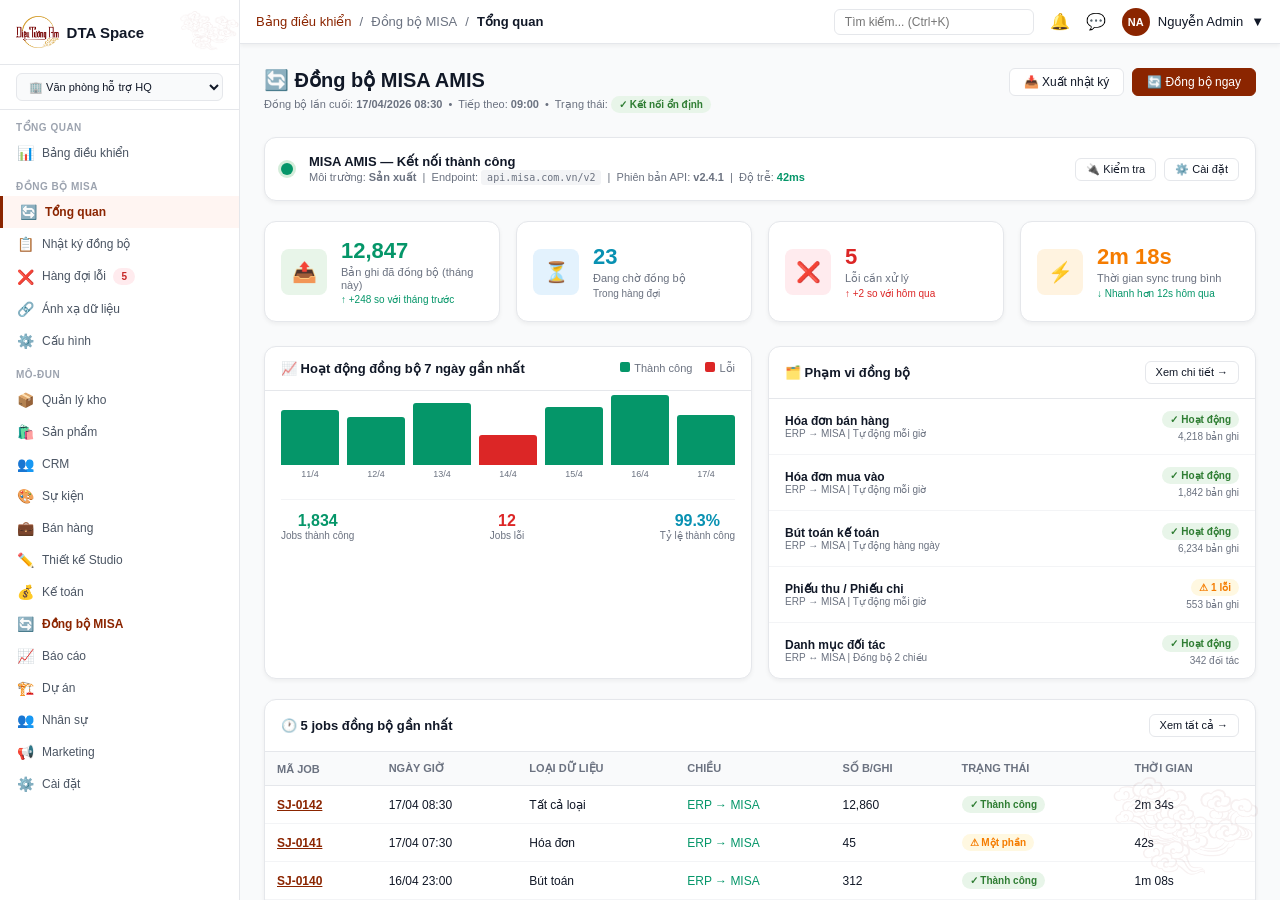
<file: modules/misa.html>
<!DOCTYPE html>
<html lang="vi">
<head>
  <meta charset="UTF-8">
  <meta name="viewport" content="width=device-width, initial-scale=1.0">
  <title>Đồng bộ MISA - DTA Space Odoo 19</title>
  <style>
    /* ============================================
       DTA DESIGN SYSTEM — MISA MODULE
       ============================================ */
     :root {
       --o-primary: #8B2500;
       --o-primary-light: #FFF5F2;
       --o-primary-dark: #6B1C00;
       --o-secondary: #0D9488;
       --o-success: #059669;
       --o-warning: #D97706;
       --o-danger: #DC2626;
       --o-info: #0891B2;
       --accent-gold: #C49549;
       --sidebar-bg: #FFFFFF;
       --sidebar-hover: #F9FAFB;
       --sidebar-active: #FFF5F2;
       --header-bg: #FFFFFF;
       --content-bg: #F9FAFB;
       --card-bg: #FFFFFF;
       --border-color: #E5E7EB;
       --text-primary: #111827;
       --text-secondary: #6B7280;
       --text-light: #9CA3AF;
       --radius-sm: 6px; --radius-md: 8px; --radius-lg: 12px; --radius-xl: 16px;
       --shadow-xs: 0 1px 2px rgba(0, 0, 0, 0.03);
       --shadow-sm: 0 2px 4px rgba(0, 0, 0, 0.05);
       --shadow-md: 0 4px 12px rgba(0, 0, 0, 0.08);
       --shadow-lg: 0 8px 24px rgba(0, 0, 0, 0.12);
       --transition-fast: 150ms cubic-bezier(0.4, 0, 0.2, 1);
       --transition-normal: 250ms cubic-bezier(0.4, 0, 0.2, 1);
     }
    * { margin:0; padding:0; box-sizing:border-box; }
    body { font-family: -apple-system,BlinkMacSystemFont,'Segoe UI',Roboto,sans-serif; font-size:13px; color:var(--text-primary); background:var(--content-bg); }

    /* ===== LAYOUT ===== */
    .app-layout { display:flex; height:100vh; overflow:hidden; }

    /* ===== SIDEBAR ===== */
    .sidebar { position:relative; width:240px; background:var(--sidebar-bg); border-right:1px solid #E5E7EB; display:flex; flex-direction:column; flex-shrink:0; }
    .sidebar-pattern { position:absolute; top:0; right:0; width:60px; height:60px; background-image:url('../Media/pattern.png'); background-size:contain; background-repeat:no-repeat; background-position:center; opacity:0.08; pointer-events:none; z-index:1; }
    .sidebar-header { padding:16px; border-bottom:1px solid #E5E7EB; }
    .sidebar-logo { display:flex; align-items:center; gap:8px; }
    .logo-text { font-size:15px; font-weight:700; }
    .entity-switcher { padding:8px 16px; border-bottom:1px solid #E5E7EB; }
    .entity-switcher select { width:100%; padding:6px 8px; border:1px solid #E5E7EB; border-radius:var(--radius-sm); background:#F9FAFB; font-size:11px; color:var(--text-primary); }
    .sidebar-nav { flex:1; overflow-y:auto; padding:8px 0; }
    .nav-section { margin-bottom:8px; }
    .nav-section-title { padding:4px 16px; font-size:10px; text-transform:uppercase; color:#9CA3AF; letter-spacing:0.5px; font-weight:600; }
    .nav-item { display:flex; align-items:center; padding:8px 16px; color:#4B5563; cursor:pointer; transition:all 0.2s; gap:8px; text-decoration:none; font-size:12px; }
    .nav-item:hover { background:var(--sidebar-hover); color:#111827; }
    .nav-item.active { background:var(--sidebar-active); color:var(--o-primary); font-weight:600; border-left:3px solid var(--o-primary); }
    .nav-icon { width:18px; text-align:center; font-size:14px; }

    /* ===== MAIN ===== */
    .main-content { flex:1; display:flex; flex-direction:column; overflow:hidden; }
    .top-header { height:44px; background:var(--header-bg); border-bottom:1px solid var(--border-color); display:flex; align-items:center; padding:0 16px; gap:16px; box-shadow:var(--shadow-sm); flex-shrink:0; }
    .breadcrumb { display:flex; align-items:center; gap:8px; font-size:13px; }
    .breadcrumb a { color:var(--o-primary); text-decoration:none; }
    .breadcrumb span { color:var(--text-secondary); }
    .header-actions { margin-left:auto; display:flex; align-items:center; gap:16px; }
    .search-box input { padding:5px 10px; border:1px solid var(--border-color); border-radius:var(--radius-sm); font-size:12px; width:200px; }
    .user-menu { display:flex; align-items:center; gap:8px; cursor:pointer; }
    .user-avatar { width:28px; height:28px; border-radius:50%; background:var(--o-primary); color:#fff; display:flex; align-items:center; justify-content:center; font-weight:700; font-size:11px; }
    .tooltip { position:relative; cursor:pointer; font-size:16px; }
    .tooltip::after { content:attr(data-tip); position:absolute; bottom:-28px; left:50%; transform:translateX(-50%); background:#333; color:#fff; padding:4px 8px; border-radius:4px; font-size:11px; white-space:nowrap; opacity:0; pointer-events:none; transition:opacity 0.2s; }
    .tooltip:hover::after { opacity:1; }

    .page-content { flex:1; overflow-y:auto; padding:24px; }

    /* ===== PAGE HEADER ===== */
    .page-header { display:flex; align-items:flex-start; justify-content:space-between; margin-bottom:24px; }
    .page-title { font-size:20px; font-weight:700; color:var(--text-primary); }
    .page-subtitle { font-size:11px; color:var(--text-secondary); margin-top:4px; }

    /* ===== BUTTONS ===== */
    .btn { display:inline-flex; align-items:center; gap:6px; padding:6px 14px; border:1px solid transparent; border-radius:var(--radius-sm); font-size:12px; font-weight:500; cursor:pointer; transition:all 0.2s; background:#fff; color:var(--text-primary); }
    .btn-primary { background:var(--o-primary); color:#fff; border-color:var(--o-primary); }
    .btn-primary:hover { background:var(--o-primary-dark); }
    .btn-secondary { border-color:var(--border-color); }
    .btn-secondary:hover { background:var(--content-bg); }
    .btn-success { background:var(--o-success); color:#fff; border-color:var(--o-success); }
    .btn-sm { padding:4px 10px; font-size:11px; }
    .btn-group { display:flex; gap:8px; flex-wrap:wrap; }

    /* ===== BADGES ===== */
    .badge { display:inline-block; padding:3px 8px; border-radius:10px; font-size:10px; font-weight:600; }
    .badge-success { background:#E8F5E9; color:#2E7D32; }
    .badge-warning { background:#FFF8E1; color:#F57C00; }
    .badge-danger { background:#FFEBEE; color:#C62828; }
    .badge-info { background:#E3F2FD; color:#1565C0; }
    .badge-secondary { background:#F3F4F6; color:#6B7280; }
    .badge-purple { background:#F3E5F5; color:#6A1B9A; }

    /* ===== STAT CARDS ===== */
    .stats-grid { display:grid; grid-template-columns:repeat(4,1fr); gap:16px; margin-bottom:24px; }
    .stat-card { background:var(--card-bg); border:1px solid var(--border-color); border-radius:var(--radius-lg); padding:16px; display:flex; align-items:center; gap:14px; box-shadow:var(--shadow-sm); }
    .stat-icon { width:46px; height:46px; border-radius:var(--radius-md); display:flex; align-items:center; justify-content:center; font-size:20px; flex-shrink:0; }
    .stat-icon.green { background:#E8F5E9; }
    .stat-icon.blue { background:#E3F2FD; }
    .stat-icon.orange { background:#FFF3E0; }
    .stat-icon.red { background:#FFEBEE; }
    .stat-icon.purple { background:#F3E5F5; }
    .stat-info { flex:1; min-width:0; }
    .stat-value { font-size:22px; font-weight:700; line-height:1.2; }
    .stat-label { font-size:11px; color:var(--text-secondary); margin-top:2px; }
    .stat-sub { font-size:10px; margin-top:3px; }
    .stat-sub.up { color:var(--o-success); }
    .stat-sub.down { color:var(--o-danger); }

    /* ===== CARD ===== */
    .card { background:var(--card-bg); border:1px solid var(--border-color); border-radius:var(--radius-lg); box-shadow:var(--shadow-sm); overflow:hidden; }
    .card-header { padding:14px 16px; border-bottom:1px solid var(--border-color); display:flex; align-items:center; justify-content:space-between; }
    .card-title { font-size:13px; font-weight:600; }
    .card-body { padding:16px; }

    /* ===== TABLE ===== */
    .table-wrap { overflow-x:auto; }
    table.data-table { width:100%; border-collapse:collapse; }
    table.data-table th { background:#F9FAFB; padding:10px 12px; text-align:left; font-size:11px; text-transform:uppercase; color:var(--text-secondary); font-weight:600; border-bottom:1px solid var(--border-color); white-space:nowrap; }
    table.data-table td { padding:10px 12px; border-bottom:1px solid #F3F4F6; font-size:12px; vertical-align:middle; }
    table.data-table tr:hover td { background:#FAFAFA; }
    table.data-table tr:last-child td { border-bottom:none; }

    /* ===== CONNECTION STATUS ===== */
    .conn-card { background:#fff; border:1px solid var(--border-color); border-radius:var(--radius-lg); padding:16px; margin-bottom:20px; display:flex; align-items:center; gap:16px; box-shadow:var(--shadow-sm); }
    .conn-dot { width:12px; height:12px; border-radius:50%; flex-shrink:0; }
    .conn-dot.online { background:var(--o-success); box-shadow:0 0 0 3px rgba(40,167,69,0.2); }
    .conn-dot.offline { background:var(--o-danger); }
    .conn-dot.warning { background:var(--o-warning); }

    /* ===== SYNC ACTIVITY BAR CHART ===== */
    .activity-chart { display:flex; align-items:flex-end; gap:8px; height:80px; padding:8px 0; }
    .activity-bar-wrap { flex:1; display:flex; flex-direction:column; align-items:center; gap:4px; }
    .activity-bar { width:100%; border-radius:3px 3px 0 0; transition:height 0.3s; min-height:4px; }
    .activity-bar.success { background:var(--o-success); }
    .activity-bar.error { background:var(--o-danger); }
    .activity-label { font-size:9px; color:var(--text-secondary); }

    /* ===== FILTER TABS ===== */
    .filter-tabs { display:flex; gap:4px; margin-bottom:16px; border-bottom:2px solid var(--border-color); padding-bottom:0; }
    .filter-tab { padding:8px 16px; font-size:12px; font-weight:500; cursor:pointer; border:none; background:transparent; color:var(--text-secondary); border-bottom:2px solid transparent; margin-bottom:-2px; transition:all 0.2s; }
    .filter-tab:hover { color:var(--text-primary); }
    .filter-tab.active { color:var(--o-primary); border-bottom-color:var(--o-primary); font-weight:600; }

    /* ===== VIEW CONTAINERs ===== */
    .view { display:none; }
    .view.active { display:block; }

    /* ===== MAPPING TABLE ===== */
    .mapping-progress { display:flex; align-items:center; gap:8px; }
    .progress-bar { flex:1; height:6px; background:#E5E7EB; border-radius:3px; overflow:hidden; }
    .progress-fill { height:100%; border-radius:3px; }
    .progress-fill.success { background:var(--o-success); }
    .progress-fill.warning { background:var(--o-warning); }

    /* ===== SETTINGS ===== */
    .settings-section { margin-bottom:24px; }
    .settings-section-title { font-size:12px; font-weight:700; color:var(--text-secondary); text-transform:uppercase; letter-spacing:0.5px; margin-bottom:12px; padding-bottom:8px; border-bottom:1px solid var(--border-color); }
    .form-grid { display:grid; grid-template-columns:repeat(2,1fr); gap:16px; }
    .form-group { display:flex; flex-direction:column; gap:4px; }
    .form-group label { font-size:11px; font-weight:600; color:var(--text-secondary); }
    .form-group input, .form-group select, .form-group textarea { padding:7px 10px; border:1px solid var(--border-color); border-radius:var(--radius-sm); font-size:12px; font-family:inherit; background:#fff; transition:border-color 0.2s; }
    .form-group input:focus, .form-group select:focus { outline:none; border-color:var(--o-primary); box-shadow:0 0 0 2px rgba(164,16,16,0.08); }
    .form-group input[type="password"] { font-family:monospace; letter-spacing:2px; }
    .toggle-row { display:flex; align-items:center; justify-content:space-between; padding:10px 0; border-bottom:1px solid #F3F4F6; }
    .toggle-row:last-child { border-bottom:none; }
    .toggle-label { font-size:12px; font-weight:500; }
    .toggle-sub { font-size:11px; color:var(--text-secondary); margin-top:2px; }
    .toggle-switch { position:relative; width:40px; height:22px; }
    .toggle-switch input { opacity:0; width:0; height:0; }
    .slider { position:absolute; inset:0; background:#CBD5E0; border-radius:11px; cursor:pointer; transition:0.3s; }
    .slider::before { content:''; position:absolute; width:16px; height:16px; left:3px; top:3px; background:#fff; border-radius:50%; transition:0.3s; }
    input:checked + .slider { background:var(--o-primary); }
    input:checked + .slider::before { transform:translateX(18px); }

    /* ===== ERROR ITEMS ===== */
    .error-item { display:flex; align-items:flex-start; gap:12px; padding:12px 16px; border-bottom:1px solid #F3F4F6; }
    .error-item:last-child { border-bottom:none; }
    .error-item:hover { background:#FAFAFA; }
    .error-icon { font-size:18px; flex-shrink:0; margin-top:2px; }
    .error-meta { flex:1; min-width:0; }
    .error-title { font-size:12px; font-weight:600; color:var(--text-primary); }
    .error-desc { font-size:11px; color:var(--o-danger); margin-top:2px; }
    .error-info { font-size:10px; color:var(--text-secondary); margin-top:3px; }
    .error-actions { display:flex; gap:6px; flex-shrink:0; align-items:center; }

    /* ===== LOG EXPAND ===== */
    .log-row-detail { background:#F8F9FA; border-left:3px solid var(--o-info); display:none; }
    .log-row-detail.show { display:table-row; }
    .log-row-detail td { padding:10px 16px; font-size:11px; color:var(--text-secondary); }
    .log-row-detail code { background:#1e293b; color:#e2e8f0; padding:8px 12px; border-radius:4px; display:block; font-size:11px; margin-top:6px; font-family:monospace; }

    /* ===== 2-COLUMN GRID ===== */
    .two-col { display:grid; grid-template-columns:1fr 1fr; gap:16px; }

    /* ===== TOAST ===== */
    @keyframes slideIn { from { transform:translateX(100%); opacity:0; } to { transform:translateX(0); opacity:1; } }
    @keyframes slideOut { from { transform:translateX(0); opacity:1; } to { transform:translateX(100%); opacity:0; } }
    .toast-container { position:fixed; top:16px; right:16px; z-index:9999; display:flex; flex-direction:column; gap:8px; }
    .toast { display:flex; align-items:center; gap:10px; padding:10px 16px; background:#fff; border:1px solid var(--border-color); border-radius:var(--radius-lg); box-shadow:var(--shadow-md); font-size:12px; min-width:260px; animation:slideIn 0.3s ease; }
    .toast.success { border-left:3px solid var(--o-success); }
    .toast.error { border-left:3px solid var(--o-danger); }
    .toast.warning { border-left:3px solid var(--o-warning); }
    .toast.info { border-left:3px solid var(--o-info); }

    /* ===== PAGE PATTERN ===== */
    .page-pattern { position:fixed; bottom:0; right:20px; width:150px; height:150px; background-image:url('../Media/pattern.png'); background-size:contain; background-repeat:no-repeat; background-position:center; opacity:0.06; pointer-events:none; z-index:0; }
  </style>
</head>
<body>
<div class="app-layout">

  <!-- ===== SIDEBAR ===== -->
  <div class="sidebar">
    <div class="sidebar-pattern"></div>
    <div class="sidebar-header">
      <div class="sidebar-logo">
        <img src="../Media/DTA-LOGO.png" alt="DTA Space" style="height:32px;width:auto;">
        <div class="logo-text">DTA Space</div>
      </div>
    </div>
    <div class="entity-switcher">
      <select onchange="switchEntity(this.value)">
        <option value="hq">🏢 Văn phòng hỗ trợ HQ</option>
        <option value="nk">🏪 Cửa hàng Nam Kỳ</option>
        <option value="bt">🏪 Cửa hàng Bà Triệu</option>
      </select>
    </div>
    <nav class="sidebar-nav">
      <div class="nav-section">
        <div class="nav-section-title">Tổng quan</div>
        <a class="nav-item" href="../index.html"><span class="nav-icon">📊</span><span>Bảng điều khiển</span></a>
      </div>
      <div class="nav-section">
        <div class="nav-section-title">Đồng bộ MISA</div>
        <a class="nav-item active" id="nav-dashboard" onclick="switchView('dashboard','Tổng quan');return false;" href="#">
          <span class="nav-icon">🔄</span><span>Tổng quan</span>
        </a>
        <a class="nav-item" id="nav-logs" onclick="switchView('logs','Nhật ký đồng bộ');return false;" href="#">
          <span class="nav-icon">📋</span><span>Nhật ký đồng bộ</span>
        </a>
        <a class="nav-item" id="nav-errors" onclick="switchView('errors','Hàng đợi lỗi');return false;" href="#">
          <span class="nav-icon">❌</span><span>Hàng đợi lỗi <span class="badge badge-danger" style="margin-left:4px;">5</span></span>
        </a>
        <a class="nav-item" id="nav-mapping" onclick="switchView('mapping','Ánh xạ dữ liệu');return false;" href="#">
          <span class="nav-icon">🔗</span><span>Ánh xạ dữ liệu</span>
        </a>
        <a class="nav-item" id="nav-settings" onclick="switchView('settings','Cấu hình');return false;" href="#">
          <span class="nav-icon">⚙️</span><span>Cấu hình</span>
        </a>
      </div>
      <div class="nav-section">
        <div class="nav-section-title">Mô-đun</div>
        <a class="nav-item" href="inventory.html"><span class="nav-icon">📦</span><span>Quản lý kho</span></a>
        <a class="nav-item" href="products.html"><span class="nav-icon">🛍️</span><span>Sản phẩm</span></a>
        <a class="nav-item" href="crm.html"><span class="nav-icon">👥</span><span>CRM</span></a>
        <a class="nav-item" href="events.html"><span class="nav-icon">🎨</span><span>Sự kiện</span></a>
        <a class="nav-item" href="sales.html"><span class="nav-icon">💼</span><span>Bán hàng</span></a>
        <a class="nav-item" href="design_studio.html"><span class="nav-icon">✏️</span><span>Thiết kế Studio</span></a>
        <a class="nav-item" href="accounting.html"><span class="nav-icon">💰</span><span>Kế toán</span></a>
        <a class="nav-item" href="misa.html" style="color:var(--o-primary);font-weight:600;"><span class="nav-icon">🔄</span><span>Đồng bộ MISA</span></a>
        <a class="nav-item" href="reports.html"><span class="nav-icon">📈</span><span>Báo cáo</span></a>
        <a class="nav-item" href="projects.html"><span class="nav-icon">🏗️</span><span>Dự án</span></a>
        <a class="nav-item" href="hr.html"><span class="nav-icon">👥</span><span>Nhân sự</span></a>
        <a class="nav-item" href="marketing.html"><span class="nav-icon">📢</span><span>Marketing</span></a>
        <a class="nav-item" href="settings.html"><span class="nav-icon">⚙️</span><span>Cài đặt</span></a>
      </div>
    </nav>
  </div>

  <!-- ===== MAIN CONTENT ===== -->
  <div class="main-content">
    <div class="top-header">
      <div class="breadcrumb">
        <a href="../index.html">Bảng điều khiển</a>
        <span>/</span>
        <span>Đồng bộ MISA</span>
        <span>/</span>
        <strong id="breadcrumbCurrent">Tổng quan</strong>
      </div>
      <div class="header-actions">
        <div class="search-box"><input type="text" placeholder="Tìm kiếm... (Ctrl+K)" id="globalSearch"></div>
        <span class="tooltip" data-tip="Thông báo">🔔</span>
        <span class="tooltip" data-tip="Tin nhắn">💬</span>
        <div class="user-menu">
          <div class="user-avatar">NA</div>
          <span>Nguyễn Admin</span>
          <span>▼</span>
        </div>
      </div>
    </div>

    <div class="page-content">

      <!-- ================================================================
           VIEW 1: TỔNG QUAN (DASHBOARD)
      ================================================================ -->
      <div class="view active" id="view-dashboard">
        <div class="page-header">
          <div>
            <h1 class="page-title">🔄 Đồng bộ MISA AMIS</h1>
            <p class="page-subtitle">
              Đồng bộ lần cuối: <strong>17/04/2026 08:30</strong> &nbsp;•&nbsp;
              Tiếp theo: <strong>09:00</strong> &nbsp;•&nbsp;
              Trạng thái: <span class="badge badge-success">✓ Kết nối ổn định</span>
            </p>
          </div>
          <div class="btn-group">
            <button class="btn btn-secondary" onclick="showToast('Đang xuất nhật ký...','info')">📥 Xuất nhật ký</button>
            <button class="btn btn-primary" onclick="triggerSync()">🔄 Đồng bộ ngay</button>
          </div>
        </div>

        <!-- Connection Status -->
        <div class="conn-card">
          <div class="conn-dot online"></div>
          <div style="flex:1;">
            <div style="font-weight:600;font-size:13px;">MISA AMIS — Kết nối thành công</div>
            <div style="font-size:11px;color:var(--text-secondary);margin-top:2px;">
              Môi trường: <strong>Sản xuất</strong> &nbsp;|&nbsp;
              Endpoint: <code style="background:#F3F4F6;padding:2px 6px;border-radius:3px;font-size:10px;">api.misa.com.vn/v2</code> &nbsp;|&nbsp;
              Phiên bản API: <strong>v2.4.1</strong> &nbsp;|&nbsp;
              Độ trễ: <strong style="color:var(--o-success);">42ms</strong>
            </div>
          </div>
          <div class="btn-group">
            <button class="btn btn-sm btn-secondary" onclick="testConnection()">🔌 Kiểm tra</button>
            <button class="btn btn-sm btn-secondary" onclick="switchView('settings','Cấu hình')">⚙️ Cài đặt</button>
          </div>
        </div>

        <!-- KPI Stats -->
        <div class="stats-grid">
          <div class="stat-card">
            <div class="stat-icon green">📤</div>
            <div class="stat-info">
              <div class="stat-value" style="color:var(--o-success);">12,847</div>
              <div class="stat-label">Bản ghi đã đồng bộ (tháng này)</div>
              <div class="stat-sub up">↑ +248 so với tháng trước</div>
            </div>
          </div>
          <div class="stat-card">
            <div class="stat-icon blue">⏳</div>
            <div class="stat-info">
              <div class="stat-value" style="color:var(--o-info);">23</div>
              <div class="stat-label">Đang chờ đồng bộ</div>
              <div class="stat-sub" style="color:var(--text-secondary);">Trong hàng đợi</div>
            </div>
          </div>
          <div class="stat-card">
            <div class="stat-icon red">❌</div>
            <div class="stat-info">
              <div class="stat-value" style="color:var(--o-danger);">5</div>
              <div class="stat-label">Lỗi cần xử lý</div>
              <div class="stat-sub down">↑ +2 so với hôm qua</div>
            </div>
          </div>
          <div class="stat-card">
            <div class="stat-icon orange">⚡</div>
            <div class="stat-info">
              <div class="stat-value" style="color:#F57C00;">2m 18s</div>
              <div class="stat-label">Thời gian sync trung bình</div>
              <div class="stat-sub up">↓ Nhanh hơn 12s hôm qua</div>
            </div>
          </div>
        </div>

        <!-- Activity Chart + Recent Jobs -->
        <div class="two-col" style="margin-bottom:20px;">
          <!-- Activity Chart -->
          <div class="card">
            <div class="card-header">
              <span class="card-title">📈 Hoạt động đồng bộ 7 ngày gần nhất</span>
              <span style="font-size:11px;color:var(--text-secondary);">
                <span style="display:inline-block;width:10px;height:10px;background:var(--o-success);border-radius:2px;margin-right:4px;"></span>Thành công
                <span style="display:inline-block;width:10px;height:10px;background:var(--o-danger);border-radius:2px;margin:0 4px 0 10px;"></span>Lỗi
              </span>
            </div>
            <div class="card-body">
              <div class="activity-chart">
                <div class="activity-bar-wrap">
                  <div class="activity-bar success" style="height:55px;"></div>
                  <div class="activity-label">11/4</div>
                </div>
                <div class="activity-bar-wrap">
                  <div class="activity-bar success" style="height:48px;"></div>
                  <div class="activity-label">12/4</div>
                </div>
                <div class="activity-bar-wrap">
                  <div class="activity-bar success" style="height:62px;"></div>
                  <div class="activity-label">13/4</div>
                </div>
                <div class="activity-bar-wrap">
                  <div class="activity-bar error" style="height:30px;"></div>
                  <div class="activity-label">14/4</div>
                </div>
                <div class="activity-bar-wrap">
                  <div class="activity-bar success" style="height:58px;"></div>
                  <div class="activity-label">15/4</div>
                </div>
                <div class="activity-bar-wrap">
                  <div class="activity-bar success" style="height:70px;"></div>
                  <div class="activity-label">16/4</div>
                </div>
                <div class="activity-bar-wrap">
                  <div class="activity-bar success" style="height:50px;"></div>
                  <div class="activity-label">17/4</div>
                </div>
              </div>
              <div style="display:flex;justify-content:space-between;margin-top:12px;padding-top:12px;border-top:1px solid #F3F4F6;">
                <div style="text-align:center;">
                  <div style="font-size:16px;font-weight:700;color:var(--o-success);">1,834</div>
                  <div style="font-size:10px;color:var(--text-secondary);">Jobs thành công</div>
                </div>
                <div style="text-align:center;">
                  <div style="font-size:16px;font-weight:700;color:var(--o-danger);">12</div>
                  <div style="font-size:10px;color:var(--text-secondary);">Jobs lỗi</div>
                </div>
                <div style="text-align:center;">
                  <div style="font-size:16px;font-weight:700;color:var(--o-info);">99.3%</div>
                  <div style="font-size:10px;color:var(--text-secondary);">Tỷ lệ thành công</div>
                </div>
              </div>
            </div>
          </div>

          <!-- Sync scope summary -->
          <div class="card">
            <div class="card-header">
              <span class="card-title">🗂️ Phạm vi đồng bộ</span>
              <button class="btn btn-sm btn-secondary" onclick="switchView('mapping','Ánh xạ dữ liệu')">Xem chi tiết →</button>
            </div>
            <div class="card-body" style="padding:0;">
              <div style="padding:12px 16px;display:flex;align-items:center;justify-content:space-between;border-bottom:1px solid #F3F4F6;">
                <div>
                  <div style="font-weight:600;font-size:12px;">Hóa đơn bán hàng</div>
                  <div style="font-size:10px;color:var(--text-secondary);">ERP → MISA | Tự động mỗi giờ</div>
                </div>
                <div style="text-align:right;">
                  <span class="badge badge-success">✓ Hoạt động</span>
                  <div style="font-size:10px;color:var(--text-secondary);margin-top:3px;">4,218 bản ghi</div>
                </div>
              </div>
              <div style="padding:12px 16px;display:flex;align-items:center;justify-content:space-between;border-bottom:1px solid #F3F4F6;">
                <div>
                  <div style="font-weight:600;font-size:12px;">Hóa đơn mua vào</div>
                  <div style="font-size:10px;color:var(--text-secondary);">ERP → MISA | Tự động mỗi giờ</div>
                </div>
                <div style="text-align:right;">
                  <span class="badge badge-success">✓ Hoạt động</span>
                  <div style="font-size:10px;color:var(--text-secondary);margin-top:3px;">1,842 bản ghi</div>
                </div>
              </div>
              <div style="padding:12px 16px;display:flex;align-items:center;justify-content:space-between;border-bottom:1px solid #F3F4F6;">
                <div>
                  <div style="font-weight:600;font-size:12px;">Bút toán kế toán</div>
                  <div style="font-size:10px;color:var(--text-secondary);">ERP → MISA | Tự động hàng ngày</div>
                </div>
                <div style="text-align:right;">
                  <span class="badge badge-success">✓ Hoạt động</span>
                  <div style="font-size:10px;color:var(--text-secondary);margin-top:3px;">6,234 bản ghi</div>
                </div>
              </div>
              <div style="padding:12px 16px;display:flex;align-items:center;justify-content:space-between;border-bottom:1px solid #F3F4F6;">
                <div>
                  <div style="font-weight:600;font-size:12px;">Phiếu thu / Phiếu chi</div>
                  <div style="font-size:10px;color:var(--text-secondary);">ERP → MISA | Tự động mỗi giờ</div>
                </div>
                <div style="text-align:right;">
                  <span class="badge badge-warning">⚠ 1 lỗi</span>
                  <div style="font-size:10px;color:var(--text-secondary);margin-top:3px;">553 bản ghi</div>
                </div>
              </div>
              <div style="padding:12px 16px;display:flex;align-items:center;justify-content:space-between;">
                <div>
                  <div style="font-weight:600;font-size:12px;">Danh mục đối tác</div>
                  <div style="font-size:10px;color:var(--text-secondary);">ERP ↔ MISA | Đồng bộ 2 chiều</div>
                </div>
                <div style="text-align:right;">
                  <span class="badge badge-success">✓ Hoạt động</span>
                  <div style="font-size:10px;color:var(--text-secondary);margin-top:3px;">342 đối tác</div>
                </div>
              </div>
            </div>
          </div>
        </div>

        <!-- Recent Sync Jobs -->
        <div class="card">
          <div class="card-header">
            <span class="card-title">🕐 5 jobs đồng bộ gần nhất</span>
            <button class="btn btn-sm btn-secondary" onclick="switchView('logs','Nhật ký đồng bộ')">Xem tất cả →</button>
          </div>
          <div class="table-wrap">
            <table class="data-table">
              <thead><tr>
                <th>Mã job</th><th>Ngày giờ</th><th>Loại dữ liệu</th><th>Chiều</th><th>Số b/ghi</th><th>Trạng thái</th><th>Thời gian</th>
              </tr></thead>
              <tbody>
                <tr>
                  <td><a href="#" onclick="return false" style="color:var(--o-primary);font-weight:600;">SJ-0142</a></td>
                  <td>17/04 08:30</td>
                  <td>Tất cả loại</td>
                  <td><span style="color:var(--o-success);">ERP → MISA</span></td>
                  <td>12,860</td>
                  <td><span class="badge badge-success">✓ Thành công</span></td>
                  <td>2m 34s</td>
                </tr>
                <tr>
                  <td><a href="#" onclick="return false" style="color:var(--o-primary);font-weight:600;">SJ-0141</a></td>
                  <td>17/04 07:30</td>
                  <td>Hóa đơn</td>
                  <td><span style="color:var(--o-success);">ERP → MISA</span></td>
                  <td>45</td>
                  <td><span class="badge badge-warning">⚠ Một phần</span></td>
                  <td>42s</td>
                </tr>
                <tr>
                  <td><a href="#" onclick="return false" style="color:var(--o-primary);font-weight:600;">SJ-0140</a></td>
                  <td>16/04 23:00</td>
                  <td>Bút toán</td>
                  <td><span style="color:var(--o-success);">ERP → MISA</span></td>
                  <td>312</td>
                  <td><span class="badge badge-success">✓ Thành công</span></td>
                  <td>1m 08s</td>
                </tr>
                <tr>
                  <td><a href="#" onclick="return false" style="color:var(--o-primary);font-weight:600;">SJ-0139</a></td>
                  <td>16/04 22:00</td>
                  <td>Đối tác</td>
                  <td><span style="color:var(--o-info);">MISA → ERP</span></td>
                  <td>8</td>
                  <td><span class="badge badge-danger">❌ Thất bại</span></td>
                  <td>15s</td>
                </tr>
                <tr>
                  <td><a href="#" onclick="return false" style="color:var(--o-primary);font-weight:600;">SJ-0138</a></td>
                  <td>16/04 21:00</td>
                  <td>Phiếu thu/chi</td>
                  <td><span style="color:var(--o-success);">ERP → MISA</span></td>
                  <td>24</td>
                  <td><span class="badge badge-success">✓ Thành công</span></td>
                  <td>28s</td>
                </tr>
              </tbody>
            </table>
          </div>
        </div>
      </div>


      <!-- ================================================================
           VIEW 2: NHẬT KÝ ĐỒNG BỘ
      ================================================================ -->
      <div class="view" id="view-logs">
        <div class="page-header">
          <div>
            <h1 class="page-title">📋 Nhật ký đồng bộ</h1>
            <p class="page-subtitle">Lịch sử toàn bộ quá trình đồng bộ giữa Odoo ERP và MISA AMIS</p>
          </div>
          <div class="btn-group">
            <button class="btn btn-secondary" onclick="showToast('Đang xuất nhật ký...','info')">📥 Xuất Excel</button>
            <button class="btn btn-primary" onclick="triggerSync()">🔄 Chạy sync mới</button>
          </div>
        </div>

        <!-- Filter bar -->
        <div class="card" style="margin-bottom:16px;">
          <div class="card-body" style="padding:12px 16px;">
            <div style="display:flex;gap:12px;flex-wrap:wrap;align-items:center;">
              <div style="display:flex;align-items:center;gap:6px;">
                <label style="font-size:11px;font-weight:600;color:var(--text-secondary);">Từ ngày:</label>
                <input type="date" value="2026-04-01" style="padding:5px 8px;border:1px solid var(--border-color);border-radius:var(--radius-sm);font-size:11px;">
              </div>
              <div style="display:flex;align-items:center;gap:6px;">
                <label style="font-size:11px;font-weight:600;color:var(--text-secondary);">Đến ngày:</label>
                <input type="date" value="2026-04-17" style="padding:5px 8px;border:1px solid var(--border-color);border-radius:var(--radius-sm);font-size:11px;">
              </div>
              <div style="display:flex;align-items:center;gap:6px;">
                <label style="font-size:11px;font-weight:600;color:var(--text-secondary);">Loại:</label>
                <select style="padding:5px 8px;border:1px solid var(--border-color);border-radius:var(--radius-sm);font-size:11px;">
                  <option>Tất cả</option>
                  <option>Hóa đơn bán</option>
                  <option>Hóa đơn mua</option>
                  <option>Bút toán</option>
                  <option>Phiếu thu/chi</option>
                  <option>Đối tác</option>
                </select>
              </div>
              <button class="btn btn-sm btn-secondary" onclick="showToast('Đang lọc...','info')">🔍 Áp dụng</button>
            </div>
          </div>
        </div>

        <div class="filter-tabs">
          <button class="filter-tab active" onclick="filterLogs(this,'all')">Tất cả (142)</button>
          <button class="filter-tab" onclick="filterLogs(this,'success')">✓ Thành công (127)</button>
          <button class="filter-tab" onclick="filterLogs(this,'partial')">⚠ Một phần (8)</button>
          <button class="filter-tab" onclick="filterLogs(this,'error')">❌ Thất bại (7)</button>
        </div>

        <div class="card">
          <div class="table-wrap">
            <table class="data-table" id="logs-table">
              <thead><tr>
                <th></th><th>Mã job</th><th>Ngày / Giờ bắt đầu</th><th>Loại dữ liệu</th><th>Chiều</th>
                <th>Số bản ghi</th><th>Thành công</th><th>Thất bại</th><th>Trạng thái</th><th>Thời gian</th><th>Nguồn</th><th>Hành động</th>
              </tr></thead>
              <tbody>
                <tr data-status="success" onclick="toggleLogDetail('log-1')" style="cursor:pointer;">
                  <td>▶</td>
                  <td style="color:var(--o-primary);font-weight:600;">SJ-0142</td>
                  <td>17/04/2026 08:30:01</td>
                  <td>Tất cả loại</td>
                  <td><span class="badge badge-success">ERP → MISA</span></td>
                  <td>12,860</td><td style="color:var(--o-success);">12,860</td><td>0</td>
                  <td><span class="badge badge-success">✓ Thành công</span></td>
                  <td>2m 34s</td><td>Tự động</td>
                  <td><button class="btn btn-sm btn-secondary" onclick="event.stopPropagation();showToast('Đã sao chép ID','info')">📋</button></td>
                </tr>
                <tr class="log-row-detail" id="log-1"><td colspan="12"><strong>Chi tiết SJ-0142:</strong> Đồng bộ lúc 08:30, xử lý 12,860 bản ghi trong 2m34s. Tất cả entity hoàn tất. <code>INFO: Sync completed. Records: 12860, Success: 12860, Failed: 0. Duration: 154s</code></td></tr>

                <tr data-status="partial" onclick="toggleLogDetail('log-2')" style="cursor:pointer;">
                  <td>▶</td>
                  <td style="color:var(--o-primary);font-weight:600;">SJ-0141</td>
                  <td>17/04/2026 07:30:05</td>
                  <td>Hóa đơn bán</td>
                  <td><span class="badge badge-success">ERP → MISA</span></td>
                  <td>45</td><td style="color:var(--o-success);">44</td><td style="color:var(--o-danger);">1</td>
                  <td><span class="badge badge-warning">⚠ Một phần</span></td>
                  <td>42s</td><td>Tự động</td>
                  <td><button class="btn btn-sm btn-secondary" onclick="event.stopPropagation();switchView('errors','Hàng đợi lỗi')">Xem lỗi</button></td>
                </tr>
                <tr class="log-row-detail" id="log-2"><td colspan="12"><strong>Chi tiết SJ-0141:</strong> 1 hóa đơn thất bại — INV-0045 — Mã số thuế không hợp lệ (null). 44/45 hoàn tất. <code>ERROR [INV-0045]: Invalid tax code: null. Field 'ma_so_thue' required by MISA API.</code></td></tr>

                <tr data-status="success" onclick="toggleLogDetail('log-3')" style="cursor:pointer;">
                  <td>▶</td>
                  <td style="color:var(--o-primary);font-weight:600;">SJ-0140</td>
                  <td>16/04/2026 23:00:02</td>
                  <td>Bút toán KT</td>
                  <td><span class="badge badge-success">ERP → MISA</span></td>
                  <td>312</td><td style="color:var(--o-success);">312</td><td>0</td>
                  <td><span class="badge badge-success">✓ Thành công</span></td>
                  <td>1m 08s</td><td>Tự động</td>
                  <td><button class="btn btn-sm btn-secondary" onclick="event.stopPropagation();showToast('Đã sao chép ID','info')">📋</button></td>
                </tr>
                <tr class="log-row-detail" id="log-3"><td colspan="12"><strong>Chi tiết SJ-0140:</strong> Đồng bộ bút toán ngày 16/04. 312 bút toán từ tài khoản 111, 112, 131, 331, 511, 641, 642. <code>INFO: Journal sync OK. Accounts: [111,112,131,331,511,641,642]. Duration: 68s</code></td></tr>

                <tr data-status="error" onclick="toggleLogDetail('log-4')" style="cursor:pointer;">
                  <td>▶</td>
                  <td style="color:var(--o-primary);font-weight:600;">SJ-0139</td>
                  <td>16/04/2026 22:00:10</td>
                  <td>Đối tác</td>
                  <td><span class="badge badge-info">MISA → ERP</span></td>
                  <td>8</td><td style="color:var(--o-success);">0</td><td style="color:var(--o-danger);">8</td>
                  <td><span class="badge badge-danger">❌ Thất bại</span></td>
                  <td>15s</td><td>Tự động</td>
                  <td><button class="btn btn-sm btn-primary" onclick="event.stopPropagation();showToast('Đang chạy lại SJ-0139...','info')">🔄 Retry</button></td>
                </tr>
                <tr class="log-row-detail" id="log-4"><td colspan="12"><strong>Chi tiết SJ-0139:</strong> Kết nối timeout khi đọc dữ liệu đối tác từ MISA. API trả về 504 Gateway Timeout. Cần kiểm tra lại kết nối mạng. <code>ERROR: HTTP 504 Gateway Timeout. URL: api.misa.com.vn/v2/partners. Retry: 3/3 failed.</code></td></tr>

                <tr data-status="success" onclick="toggleLogDetail('log-5')" style="cursor:pointer;">
                  <td>▶</td>
                  <td style="color:var(--o-primary);font-weight:600;">SJ-0138</td>
                  <td>16/04/2026 21:00:00</td>
                  <td>Phiếu thu/chi</td>
                  <td><span class="badge badge-success">ERP → MISA</span></td>
                  <td>24</td><td style="color:var(--o-success);">24</td><td>0</td>
                  <td><span class="badge badge-success">✓ Thành công</span></td>
                  <td>28s</td><td>Tự động</td>
                  <td><button class="btn btn-sm btn-secondary" onclick="event.stopPropagation();showToast('Đã sao chép ID','info')">📋</button></td>
                </tr>
                <tr class="log-row-detail" id="log-5"><td colspan="12"><strong>Chi tiết SJ-0138:</strong> 24 phiếu thu/chi đồng bộ thành công. Phiếu thu: 14, Phiếu chi: 10. Tài khoản: 111, 112. <code>INFO: Payment sync OK. Receipts: 14, Payments: 10. Duration: 28s</code></td></tr>
              </tbody>
            </table>
          </div>
          <div style="padding:12px 16px;border-top:1px solid #F3F4F6;display:flex;justify-content:space-between;align-items:center;">
            <span style="font-size:11px;color:var(--text-secondary);">Hiển thị 5 / 142 records</span>
            <div class="btn-group">
              <button class="btn btn-sm btn-secondary">← Trước</button>
              <button class="btn btn-sm btn-primary">1</button>
              <button class="btn btn-sm btn-secondary">2</button>
              <button class="btn btn-sm btn-secondary">3</button>
              <button class="btn btn-sm btn-secondary">Sau →</button>
            </div>
          </div>
        </div>
      </div>


      <!-- ================================================================
           VIEW 3: HÀNG ĐỢI LỖI
      ================================================================ -->
      <div class="view" id="view-errors">
        <div class="page-header">
          <div>
            <h1 class="page-title">❌ Hàng đợi lỗi</h1>
            <p class="page-subtitle">5 bản ghi thất bại cần xử lý thủ công — cập nhật lúc 08:35 hôm nay</p>
          </div>
          <div class="btn-group">
            <button class="btn btn-secondary" onclick="showToast('Bỏ qua tất cả lỗi đã xử lý','warning')">⬜ Đánh dấu đã xử lý</button>
            <button class="btn btn-primary" onclick="retryAll()">🔄 Thử lại tất cả</button>
          </div>
        </div>

        <div class="two-col" style="margin-bottom:16px;">
          <div class="stat-card">
            <div class="stat-icon red">❌</div>
            <div class="stat-info">
              <div class="stat-value" style="color:var(--o-danger);">5</div>
              <div class="stat-label">Lỗi đang chờ xử lý</div>
            </div>
          </div>
          <div class="stat-card">
            <div class="stat-icon orange">⚠️</div>
            <div class="stat-info">
              <div class="stat-value" style="color:#F57C00;">3</div>
              <div class="stat-label">Lỗi đồng bộ một phần</div>
            </div>
          </div>
        </div>

        <!-- Error categories -->
        <div class="card" style="margin-bottom:16px;">
          <div class="card-header">
            <span class="card-title">🔴 Lỗi hoàn toàn — Cần xử lý thủ công (5)</span>
            <button class="btn btn-sm btn-primary" onclick="retryAll()">🔄 Retry tất cả</button>
          </div>
          <div>
            <div class="error-item">
              <div class="error-icon">🧾</div>
              <div class="error-meta">
                <div class="error-title">INV-0045 — Hóa đơn bán hàng</div>
                <div class="error-desc">❌ Mã số thuế không hợp lệ — trường ma_so_thue bắt buộc nhưng đang null</div>
                <div class="error-info">Job SJ-0141 · 17/04/2026 07:30 · Khách hàng: Công ty ABC · Giá trị: 15,400,000 đ</div>
              </div>
              <div class="error-actions">
                <span class="badge badge-danger">Hóa đơn</span>
                <button class="btn btn-sm btn-secondary" onclick="showToast('Mở INV-0045 trong kế toán...','info')">✏️ Sửa</button>
                <button class="btn btn-sm btn-primary" onclick="showToast('Đang thử lại INV-0045...','info')">🔄</button>
              </div>
            </div>
            <div class="error-item">
              <div class="error-icon">📒</div>
              <div class="error-meta">
                <div class="error-title">JE-0312 — Bút toán kế toán</div>
                <div class="error-desc">❌ Tài khoản 511 chưa được ánh xạ trong MISA — thiếu mã tài khoản tương ứng</div>
                <div class="error-info">Job SJ-0137 · 15/04/2026 23:00 · Diễn giải: Doanh thu bán hàng T4 · Số tiền: 48,200,000 đ</div>
              </div>
              <div class="error-actions">
                <span class="badge badge-secondary">Bút toán</span>
                <button class="btn btn-sm btn-secondary" onclick="switchView('mapping','Ánh xạ dữ liệu')">🔗 Ánh xạ</button>
                <button class="btn btn-sm btn-primary" onclick="showToast('Đang thử lại JE-0312...','info')">🔄</button>
              </div>
            </div>
            <div class="error-item">
              <div class="error-icon">💸</div>
              <div class="error-meta">
                <div class="error-title">PAY-0087 — Phiếu chi</div>
                <div class="error-desc">❌ Số tham chiếu trùng lặp — MISA đã tồn tại chứng từ với mã PAY-0087</div>
                <div class="error-info">Job SJ-0135 · 14/04/2026 21:00 · Người thụ hưởng: NCC Nội Thất Việt · Số tiền: 8,500,000 đ</div>
              </div>
              <div class="error-actions">
                <span class="badge badge-purple">Phiếu chi</span>
                <button class="btn btn-sm btn-secondary" onclick="showToast('Kiểm tra MISA...','info')">🔍 Kiểm tra</button>
                <button class="btn btn-sm btn-secondary" onclick="showToast('Đã bỏ qua PAY-0087','warning')">⬜ Bỏ qua</button>
              </div>
            </div>
            <div class="error-item">
              <div class="error-icon">🧾</div>
              <div class="error-meta">
                <div class="error-title">BILL-0024 — Hóa đơn mua vào</div>
                <div class="error-desc">❌ Không tìm thấy nhà cung cấp — MST 0314123456 chưa có trong MISA</div>
                <div class="error-info">Job SJ-0133 · 13/04/2026 07:30 · NCC: Công ty Decor Saigon · Giá trị: 23,100,000 đ</div>
              </div>
              <div class="error-actions">
                <span class="badge badge-info">Hóa đơn mua</span>
                <button class="btn btn-sm btn-secondary" onclick="showToast('Mở danh mục đối tác...','info')">👥 Thêm NCC</button>
                <button class="btn btn-sm btn-primary" onclick="showToast('Đang thử lại BILL-0024...','info')">🔄</button>
              </div>
            </div>
            <div class="error-item">
              <div class="error-icon">🌐</div>
              <div class="error-meta">
                <div class="error-title">SJ-0139 — Toàn bộ job đồng bộ đối tác</div>
                <div class="error-desc">❌ API timeout — MISA trả về HTTP 504 sau 3 lần retry</div>
                <div class="error-info">16/04/2026 22:00 · 8 bản ghi đối tác chưa được đồng bộ từ MISA về ERP</div>
              </div>
              <div class="error-actions">
                <span class="badge badge-secondary">Kết nối</span>
                <button class="btn btn-sm btn-secondary" onclick="testConnection()">🔌 Test kết nối</button>
                <button class="btn btn-sm btn-primary" onclick="showToast('Đang thử lại SJ-0139...','info')">🔄</button>
              </div>
            </div>
          </div>
        </div>

        <!-- Partial errors -->
        <div class="card">
          <div class="card-header">
            <span class="card-title">🟡 Đồng bộ một phần — Theo dõi (3)</span>
          </div>
          <div class="table-wrap">
            <table class="data-table">
              <thead><tr>
                <th>Job</th><th>Ngày giờ</th><th>Loại</th><th>Tổng</th><th>Thành công</th><th>Thất bại</th><th>Chi tiết lỗi</th><th>Hành động</th>
              </tr></thead>
              <tbody>
                <tr>
                  <td style="font-weight:600;color:var(--o-primary);">SJ-0141</td>
                  <td>17/04 07:30</td>
                  <td><span class="badge badge-info">Hóa đơn bán</span></td>
                  <td>45</td>
                  <td style="color:var(--o-success);">44</td>
                  <td style="color:var(--o-danger);">1</td>
                  <td style="font-size:11px;color:var(--o-danger);">INV-0045: MST null</td>
                  <td><button class="btn btn-sm btn-secondary" onclick="showToast('Xem chi tiết SJ-0141','info')">Chi tiết</button></td>
                </tr>
                <tr>
                  <td style="font-weight:600;color:var(--o-primary);">SJ-0136</td>
                  <td>15/04 14:00</td>
                  <td><span class="badge badge-purple">Phiếu chi</span></td>
                  <td>18</td>
                  <td style="color:var(--o-success);">17</td>
                  <td style="color:var(--o-danger);">1</td>
                  <td style="font-size:11px;color:var(--o-danger);">PAY-0087: Trùng tham chiếu</td>
                  <td><button class="btn btn-sm btn-secondary" onclick="showToast('Xem chi tiết SJ-0136','info')">Chi tiết</button></td>
                </tr>
                <tr>
                  <td style="font-weight:600;color:var(--o-primary);">SJ-0128</td>
                  <td>13/04 07:30</td>
                  <td><span class="badge badge-info">Hóa đơn mua</span></td>
                  <td>22</td>
                  <td style="color:var(--o-success);">21</td>
                  <td style="color:var(--o-danger);">1</td>
                  <td style="font-size:11px;color:var(--o-danger);">BILL-0024: NCC không tồn tại</td>
                  <td><button class="btn btn-sm btn-secondary" onclick="showToast('Xem chi tiết SJ-0128','info')">Chi tiết</button></td>
                </tr>
              </tbody>
            </table>
          </div>
        </div>
      </div>


      <!-- ================================================================
           VIEW 4: ÁNH XẠ DỮ LIỆU
      ================================================================ -->
      <div class="view" id="view-mapping">
        <div class="page-header">
          <div>
            <h1 class="page-title">🔗 Ánh xạ dữ liệu</h1>
            <p class="page-subtitle">Cấu hình đối chiếu trường dữ liệu giữa Odoo ERP và MISA AMIS</p>
          </div>
          <div class="btn-group">
            <button class="btn btn-secondary" onclick="showToast('Đang tự động ánh xạ...','info')">🤖 Tự động ánh xạ</button>
            <button class="btn btn-primary" onclick="showToast('Đã lưu cấu hình ánh xạ','success')">💾 Lưu thay đổi</button>
          </div>
        </div>

        <div class="filter-tabs">
          <button class="filter-tab active" id="map-tab-accounts" onclick="switchMappingTab('accounts')">🏦 Tài khoản kế toán</button>
          <button class="filter-tab" id="map-tab-partners" onclick="switchMappingTab('partners')">👥 Đối tác</button>
          <button class="filter-tab" id="map-tab-doctypes" onclick="switchMappingTab('doctypes')">🧾 Loại chứng từ</button>
        </div>

        <!-- Tab: Tài khoản -->
        <div id="mapping-accounts" class="mapping-tab-content">
          <div class="card" style="margin-bottom:16px;">
            <div class="card-header">
              <span class="card-title">Hệ thống tài khoản kế toán — ERP ↔ MISA</span>
              <div style="display:flex;align-items:center;gap:12px;">
                <span style="font-size:11px;color:var(--text-secondary);">156/160 tài khoản đã ánh xạ</span>
                <div class="mapping-progress" style="width:120px;">
                  <div class="progress-bar"><div class="progress-fill success" style="width:97.5%;"></div></div>
                  <span style="font-size:11px;font-weight:600;color:var(--o-success);">97.5%</span>
                </div>
              </div>
            </div>
            <div class="table-wrap">
              <table class="data-table">
                <thead><tr>
                  <th>Mã TK (ERP)</th><th>Tên TK (ERP)</th><th>↔</th><th>Mã TK (MISA)</th><th>Tên TK (MISA)</th><th>Trạng thái</th><th>Thao tác</th>
                </tr></thead>
                <tbody>
                  <tr>
                    <td><code style="background:#F3F4F6;padding:2px 6px;border-radius:3px;font-size:11px;">111</code></td>
                    <td>Tiền mặt</td><td style="color:var(--o-success);font-weight:700;">↔</td>
                    <td><code style="background:#E8F5E9;padding:2px 6px;border-radius:3px;font-size:11px;">111</code></td>
                    <td>Tiền mặt</td>
                    <td><span class="badge badge-success">✓ Khớp</span></td>
                    <td><button class="btn btn-sm btn-secondary">Sửa</button></td>
                  </tr>
                  <tr>
                    <td><code style="background:#F3F4F6;padding:2px 6px;border-radius:3px;font-size:11px;">112</code></td>
                    <td>Tiền gửi ngân hàng</td><td style="color:var(--o-success);font-weight:700;">↔</td>
                    <td><code style="background:#E8F5E9;padding:2px 6px;border-radius:3px;font-size:11px;">112</code></td>
                    <td>Tiền gửi ngân hàng</td>
                    <td><span class="badge badge-success">✓ Khớp</span></td>
                    <td><button class="btn btn-sm btn-secondary">Sửa</button></td>
                  </tr>
                  <tr>
                    <td><code style="background:#F3F4F6;padding:2px 6px;border-radius:3px;font-size:11px;">131</code></td>
                    <td>Phải thu khách hàng</td><td style="color:var(--o-success);font-weight:700;">↔</td>
                    <td><code style="background:#E8F5E9;padding:2px 6px;border-radius:3px;font-size:11px;">131</code></td>
                    <td>Phải thu KH</td>
                    <td><span class="badge badge-success">✓ Khớp</span></td>
                    <td><button class="btn btn-sm btn-secondary">Sửa</button></td>
                  </tr>
                  <tr>
                    <td><code style="background:#F3F4F6;padding:2px 6px;border-radius:3px;font-size:11px;">331</code></td>
                    <td>Phải trả nhà cung cấp</td><td style="color:var(--o-success);font-weight:700;">↔</td>
                    <td><code style="background:#E8F5E9;padding:2px 6px;border-radius:3px;font-size:11px;">331</code></td>
                    <td>Phải trả NCC</td>
                    <td><span class="badge badge-success">✓ Khớp</span></td>
                    <td><button class="btn btn-sm btn-secondary">Sửa</button></td>
                  </tr>
                  <tr>
                    <td><code style="background:#F3F4F6;padding:2px 6px;border-radius:3px;font-size:11px;">511</code></td>
                    <td>Doanh thu bán hàng</td><td style="color:var(--o-danger);font-weight:700;">✗</td>
                    <td><code style="background:#FFEBEE;padding:2px 6px;border-radius:3px;font-size:11px;">—</code></td>
                    <td style="color:var(--text-light);font-style:italic;">Chưa ánh xạ</td>
                    <td><span class="badge badge-danger">Chưa ánh xạ</span></td>
                    <td><button class="btn btn-sm btn-primary" onclick="showToast('Mở form ánh xạ TK 511','info')">+ Ánh xạ</button></td>
                  </tr>
                  <tr>
                    <td><code style="background:#F3F4F6;padding:2px 6px;border-radius:3px;font-size:11px;">641</code></td>
                    <td>Chi phí bán hàng</td><td style="color:var(--o-success);font-weight:700;">↔</td>
                    <td><code style="background:#E8F5E9;padding:2px 6px;border-radius:3px;font-size:11px;">641</code></td>
                    <td>CP bán hàng</td>
                    <td><span class="badge badge-success">✓ Khớp</span></td>
                    <td><button class="btn btn-sm btn-secondary">Sửa</button></td>
                  </tr>
                  <tr>
                    <td><code style="background:#F3F4F6;padding:2px 6px;border-radius:3px;font-size:11px;">642</code></td>
                    <td>Chi phí QLDN</td><td style="color:var(--o-warning);font-weight:700;">≈</td>
                    <td><code style="background:#FFF8E1;padding:2px 6px;border-radius:3px;font-size:11px;">642_ADM</code></td>
                    <td>CP Quản lý</td>
                    <td><span class="badge badge-warning">⚠ Khác mã</span></td>
                    <td><button class="btn btn-sm btn-secondary">Sửa</button></td>
                  </tr>
                </tbody>
              </table>
            </div>
          </div>
        </div>

        <!-- Tab: Đối tác -->
        <div id="mapping-partners" class="mapping-tab-content" style="display:none;">
          <div class="card">
            <div class="card-header">
              <span class="card-title">Danh mục đối tác — Khách hàng & Nhà cung cấp</span>
              <div style="display:flex;align-items:center;gap:12px;">
                <span style="font-size:11px;color:var(--text-secondary);">340/342 đã ánh xạ</span>
                <div class="mapping-progress" style="width:120px;">
                  <div class="progress-bar"><div class="progress-fill success" style="width:99.4%;"></div></div>
                  <span style="font-size:11px;font-weight:600;color:var(--o-success);">99.4%</span>
                </div>
              </div>
            </div>
            <div class="table-wrap">
              <table class="data-table">
                <thead><tr>
                  <th>Tên đối tác (ERP)</th><th>MST</th><th>Loại</th><th>ID MISA</th><th>Trạng thái</th><th>Thao tác</th>
                </tr></thead>
                <tbody>
                  <tr>
                    <td style="font-weight:500;">Công ty CP Nội Thất Việt</td>
                    <td><code style="font-size:11px;">0301234567</code></td>
                    <td><span class="badge badge-info">Khách hàng</span></td>
                    <td><code style="font-size:11px;background:#E8F5E9;padding:2px 6px;border-radius:3px;">MISA-KH-0012</code></td>
                    <td><span class="badge badge-success">✓ Đồng bộ</span></td>
                    <td><button class="btn btn-sm btn-secondary">Xem</button></td>
                  </tr>
                  <tr>
                    <td style="font-weight:500;">Anh Tâm — Villa Q.9</td>
                    <td><code style="font-size:11px;">CÁNHÂN</code></td>
                    <td><span class="badge badge-info">Khách hàng</span></td>
                    <td><code style="font-size:11px;background:#E8F5E9;padding:2px 6px;border-radius:3px;">MISA-KH-0189</code></td>
                    <td><span class="badge badge-success">✓ Đồng bộ</span></td>
                    <td><button class="btn btn-sm btn-secondary">Xem</button></td>
                  </tr>
                  <tr>
                    <td style="font-weight:500;">Công ty Decor Saigon</td>
                    <td><code style="font-size:11px;">0314123456</code></td>
                    <td><span class="badge badge-secondary">NCC</span></td>
                    <td><code style="font-size:11px;background:#FFEBEE;padding:2px 6px;border-radius:3px;">—</code></td>
                    <td><span class="badge badge-danger">Chưa ánh xạ</span></td>
                    <td><button class="btn btn-sm btn-primary" onclick="showToast('Thêm NCC vào MISA...','info')">+ Tạo mới</button></td>
                  </tr>
                  <tr>
                    <td style="font-weight:500;">NCC Vải Nội Thất HCM</td>
                    <td><code style="font-size:11px;">0309876543</code></td>
                    <td><span class="badge badge-secondary">NCC</span></td>
                    <td><code style="font-size:11px;background:#FFEBEE;padding:2px 6px;border-radius:3px;">—</code></td>
                    <td><span class="badge badge-danger">Chưa ánh xạ</span></td>
                    <td><button class="btn btn-sm btn-primary" onclick="showToast('Thêm NCC vào MISA...','info')">+ Tạo mới</button></td>
                  </tr>
                </tbody>
              </table>
            </div>
          </div>
        </div>

        <!-- Tab: Loại chứng từ -->
        <div id="mapping-doctypes" class="mapping-tab-content" style="display:none;">
          <div class="card">
            <div class="card-header">
              <span class="card-title">Loại chứng từ — ERP ↔ MISA</span>
              <span style="font-size:11px;color:var(--text-secondary);">6/6 loại đã cấu hình</span>
            </div>
            <div class="table-wrap">
              <table class="data-table">
                <thead><tr>
                  <th>Loại ERP</th><th>Mô tả</th><th>Mã MISA</th><th>Chiều sync</th><th>Tần suất</th><th>Trạng thái</th>
                </tr></thead>
                <tbody>
                  <tr>
                    <td style="font-weight:600;">out_invoice</td>
                    <td>Hóa đơn bán hàng</td>
                    <td><code style="font-size:11px;background:#E8F5E9;padding:2px 6px;border-radius:3px;">HDonBanHang</code></td>
                    <td><span class="badge badge-success">ERP → MISA</span></td>
                    <td>Mỗi giờ</td>
                    <td><span class="badge badge-success">✓ Hoạt động</span></td>
                  </tr>
                  <tr>
                    <td style="font-weight:600;">in_invoice</td>
                    <td>Hóa đơn mua vào</td>
                    <td><code style="font-size:11px;background:#E8F5E9;padding:2px 6px;border-radius:3px;">HDonMuaVao</code></td>
                    <td><span class="badge badge-success">ERP → MISA</span></td>
                    <td>Mỗi giờ</td>
                    <td><span class="badge badge-success">✓ Hoạt động</span></td>
                  </tr>
                  <tr>
                    <td style="font-weight:600;">account.move (JE)</td>
                    <td>Bút toán kế toán</td>
                    <td><code style="font-size:11px;background:#E8F5E9;padding:2px 6px;border-radius:3px;">NhatKyChung</code></td>
                    <td><span class="badge badge-success">ERP → MISA</span></td>
                    <td>Hàng ngày 23:00</td>
                    <td><span class="badge badge-success">✓ Hoạt động</span></td>
                  </tr>
                  <tr>
                    <td style="font-weight:600;">cash.receipt</td>
                    <td>Phiếu thu tiền mặt</td>
                    <td><code style="font-size:11px;background:#E8F5E9;padding:2px 6px;border-radius:3px;">PhieuThu_TM</code></td>
                    <td><span class="badge badge-success">ERP → MISA</span></td>
                    <td>Mỗi giờ</td>
                    <td><span class="badge badge-warning">⚠ 1 lỗi</span></td>
                  </tr>
                  <tr>
                    <td style="font-weight:600;">cash.payment</td>
                    <td>Phiếu chi tiền mặt</td>
                    <td><code style="font-size:11px;background:#E8F5E9;padding:2px 6px;border-radius:3px;">PhieuChi_TM</code></td>
                    <td><span class="badge badge-success">ERP → MISA</span></td>
                    <td>Mỗi giờ</td>
                    <td><span class="badge badge-success">✓ Hoạt động</span></td>
                  </tr>
                  <tr>
                    <td style="font-weight:600;">res.partner</td>
                    <td>Danh mục đối tác</td>
                    <td><code style="font-size:11px;background:#E8F5E9;padding:2px 6px;border-radius:3px;">DanhMucDoiTuong</code></td>
                    <td><span class="badge badge-info">ERP ↔ MISA</span></td>
                    <td>Mỗi ngày 06:00</td>
                    <td><span class="badge badge-success">✓ Hoạt động</span></td>
                  </tr>
                </tbody>
              </table>
            </div>
          </div>
        </div>
      </div>


      <!-- ================================================================
           VIEW 5: CẤU HÌNH
      ================================================================ -->
      <div class="view" id="view-settings">
        <div class="page-header">
          <div>
            <h1 class="page-title">⚙️ Cấu hình đồng bộ MISA</h1>
            <p class="page-subtitle">Quản lý kết nối API, lịch đồng bộ tự động và thông báo hệ thống</p>
          </div>
          <div class="btn-group">
            <button class="btn btn-secondary" onclick="testConnection()">🔌 Test kết nối</button>
            <button class="btn btn-primary" onclick="saveSettings()">💾 Lưu cấu hình</button>
          </div>
        </div>

        <div class="two-col">
          <!-- Left column -->
          <div>
            <!-- API Connection -->
            <div class="card settings-section" style="margin-bottom:16px;">
              <div class="card-header"><span class="card-title">🔌 Kết nối API MISA AMIS</span></div>
              <div class="card-body">
                <div class="settings-section-title">Thông tin xác thực</div>
                <div style="display:flex;flex-direction:column;gap:12px;">
                  <div class="form-group">
                    <label>Base URL</label>
                    <input type="text" value="https://api.misa.com.vn/v2">
                  </div>
                  <div class="form-group">
                    <label>API Key</label>
                    <div style="position:relative;">
                      <input type="password" id="apiKeyInput" value="sk_prod_DTA2026_xK9mN3pQ7rLvW1yZ" style="padding-right:70px;">
                      <button onclick="toggleApiKey()" style="position:absolute;right:8px;top:50%;transform:translateY(-50%);border:none;background:none;cursor:pointer;font-size:11px;color:var(--text-secondary);">Hiện</button>
                    </div>
                  </div>
                  <div class="form-group">
                    <label>Môi trường</label>
                    <select>
                      <option selected>🟢 Sản xuất (Production)</option>
                      <option>🟡 Kiểm tra (Staging)</option>
                      <option>🔵 Phát triển (Development)</option>
                    </select>
                  </div>
                  <div class="form-group">
                    <label>Timeout kết nối (giây)</label>
                    <input type="number" value="30" min="5" max="120">
                  </div>
                  <div class="form-group">
                    <label>Số lần thử lại khi lỗi</label>
                    <input type="number" value="3" min="1" max="10">
                  </div>
                </div>
                <div style="margin-top:14px;padding:10px 12px;background:#E8F5E9;border-radius:var(--radius-md);border:1px solid #C8E6C9;">
                  <div style="display:flex;align-items:center;gap:8px;">
                    <span style="color:var(--o-success);font-size:16px;">✓</span>
                    <div>
                      <div style="font-size:12px;font-weight:600;color:#2E7D32;">Kết nối đang hoạt động</div>
                      <div style="font-size:10px;color:#388E3C;">Độ trễ: 42ms · Kiểm tra lần cuối: 08:35 · Phiên bản API: v2.4.1</div>
                    </div>
                  </div>
                </div>
              </div>
            </div>

            <!-- Notification -->
            <div class="card">
              <div class="card-header"><span class="card-title">🔔 Thông báo & Cảnh báo</span></div>
              <div class="card-body">
                <div class="settings-section-title">Kênh thông báo</div>
                <div class="form-group" style="margin-bottom:12px;">
                  <label>Email nhận cảnh báo lỗi</label>
                  <input type="email" value="admin@dta.vn">
                </div>
                <div class="form-group" style="margin-bottom:16px;">
                  <label>Webhook Zalo OA (tùy chọn)</label>
                  <input type="text" placeholder="https://openapi.zalo.me/v2.0/oa/message...">
                </div>
                <div class="settings-section-title">Điều kiện gửi thông báo</div>
                <div class="toggle-row">
                  <div><div class="toggle-label">Gửi khi sync thất bại hoàn toàn</div><div class="toggle-sub">Job bị lỗi 100%</div></div>
                  <label class="toggle-switch"><input type="checkbox" checked><span class="slider"></span></label>
                </div>
                <div class="toggle-row">
                  <div><div class="toggle-label">Gửi khi có lỗi từng phần</div><div class="toggle-sub">Job thành công &lt; 95%</div></div>
                  <label class="toggle-switch"><input type="checkbox" checked><span class="slider"></span></label>
                </div>
                <div class="toggle-row">
                  <div><div class="toggle-label">Gửi báo cáo tổng hợp hàng ngày</div><div class="toggle-sub">Gửi lúc 08:00 sáng</div></div>
                  <label class="toggle-switch"><input type="checkbox"><span class="slider"></span></label>
                </div>
                <div class="toggle-row">
                  <div><div class="toggle-label">Cảnh báo khi kết nối gián đoạn</div><div class="toggle-sub">Timeout hoặc HTTP 5xx</div></div>
                  <label class="toggle-switch"><input type="checkbox" checked><span class="slider"></span></label>
                </div>
              </div>
            </div>
          </div>

          <!-- Right column -->
          <div>
            <!-- Sync Schedule -->
            <div class="card settings-section" style="margin-bottom:16px;">
              <div class="card-header"><span class="card-title">🕐 Lịch đồng bộ tự động</span></div>
              <div class="card-body">
                <div class="settings-section-title">Tần suất theo loại dữ liệu</div>
                <div style="display:flex;flex-direction:column;gap:10px;">
                  <div style="display:flex;align-items:center;justify-content:space-between;padding:8px 12px;background:#F8F9FA;border-radius:var(--radius-md);">
                    <div>
                      <div style="font-size:12px;font-weight:600;">Hóa đơn bán / mua</div>
                      <div style="font-size:10px;color:var(--text-secondary);">ERP → MISA</div>
                    </div>
                    <select style="padding:4px 8px;border:1px solid var(--border-color);border-radius:var(--radius-sm);font-size:11px;">
                      <option>Mỗi 30 phút</option>
                      <option selected>Mỗi 1 giờ</option>
                      <option>Mỗi 2 giờ</option>
                      <option>Thủ công</option>
                    </select>
                  </div>
                  <div style="display:flex;align-items:center;justify-content:space-between;padding:8px 12px;background:#F8F9FA;border-radius:var(--radius-md);">
                    <div>
                      <div style="font-size:12px;font-weight:600;">Bút toán kế toán</div>
                      <div style="font-size:10px;color:var(--text-secondary);">ERP → MISA</div>
                    </div>
                    <select style="padding:4px 8px;border:1px solid var(--border-color);border-radius:var(--radius-sm);font-size:11px;">
                      <option>Mỗi 1 giờ</option>
                      <option selected>Hàng ngày 23:00</option>
                      <option>Thủ công</option>
                    </select>
                  </div>
                  <div style="display:flex;align-items:center;justify-content:space-between;padding:8px 12px;background:#F8F9FA;border-radius:var(--radius-md);">
                    <div>
                      <div style="font-size:12px;font-weight:600;">Phiếu thu / Phiếu chi</div>
                      <div style="font-size:10px;color:var(--text-secondary);">ERP → MISA</div>
                    </div>
                    <select style="padding:4px 8px;border:1px solid var(--border-color);border-radius:var(--radius-sm);font-size:11px;">
                      <option>Mỗi 30 phút</option>
                      <option selected>Mỗi 1 giờ</option>
                      <option>Mỗi 2 giờ</option>
                    </select>
                  </div>
                  <div style="display:flex;align-items:center;justify-content:space-between;padding:8px 12px;background:#F8F9FA;border-radius:var(--radius-md);">
                    <div>
                      <div style="font-size:12px;font-weight:600;">Danh mục đối tác</div>
                      <div style="font-size:10px;color:var(--text-secondary);">ERP ↔ MISA (2 chiều)</div>
                    </div>
                    <select style="padding:4px 8px;border:1px solid var(--border-color);border-radius:var(--radius-sm);font-size:11px;">
                      <option selected>Mỗi ngày 06:00</option>
                      <option>Mỗi ngày 00:00 và 12:00</option>
                      <option>Thủ công</option>
                    </select>
                  </div>
                </div>
                <div style="margin-top:14px;padding-top:14px;border-top:1px solid #F3F4F6;">
                  <div style="font-size:11px;font-weight:600;color:var(--text-secondary);margin-bottom:8px;">Giờ không đồng bộ (maintenance window)</div>
                  <div style="display:flex;gap:8px;align-items:center;">
                    <input type="time" value="02:00" style="padding:5px 8px;border:1px solid var(--border-color);border-radius:var(--radius-sm);font-size:11px;">
                    <span style="font-size:11px;">đến</span>
                    <input type="time" value="03:00" style="padding:5px 8px;border:1px solid var(--border-color);border-radius:var(--radius-sm);font-size:11px;">
                    <span style="font-size:10px;color:var(--text-secondary);">(Khuyến nghị: 02:00–03:00)</span>
                  </div>
                </div>
              </div>
            </div>

            <!-- Data Scope -->
            <div class="card">
              <div class="card-header"><span class="card-title">📂 Phạm vi dữ liệu</span></div>
              <div class="card-body">
                <div class="settings-section-title">Giới hạn đồng bộ</div>
                <div style="display:flex;flex-direction:column;gap:12px;">
                  <div class="form-group">
                    <label>Đồng bộ dữ liệu từ ngày</label>
                    <input type="date" value="2026-01-01">
                  </div>
                  <div class="form-group">
                    <label>Entity áp dụng</label>
                    <select>
                      <option selected>Tất cả (HQ + Nam Kỳ + Bà Triệu)</option>
                      <option>Chỉ HQ Backoffice</option>
                      <option>HQ + Nam Kỳ</option>
                    </select>
                  </div>
                </div>
                <div class="settings-section-title" style="margin-top:16px;">Tuỳ chọn nâng cao</div>
                <div class="toggle-row">
                  <div><div class="toggle-label">Sync mode: Chỉ dữ liệu mới</div><div class="toggle-sub">Chỉ push bản ghi tạo/sửa sau lần sync trước</div></div>
                  <label class="toggle-switch"><input type="checkbox" checked><span class="slider"></span></label>
                </div>
                <div class="toggle-row">
                  <div><div class="toggle-label">Tự động retry khi lỗi tạm thời</div><div class="toggle-sub">HTTP 429, 503, 504</div></div>
                  <label class="toggle-switch"><input type="checkbox" checked><span class="slider"></span></label>
                </div>
                <div class="toggle-row">
                  <div><div class="toggle-label">Ghi log chi tiết (verbose)</div><div class="toggle-sub">Lưu toàn bộ request/response</div></div>
                  <label class="toggle-switch"><input type="checkbox"><span class="slider"></span></label>
                </div>
              </div>
            </div>
          </div>
        </div>
      </div>

    </div><!-- /page-content -->
  </div><!-- /main-content -->
</div><!-- /app-layout -->

<div class="toast-container" id="toast-container"></div>
<div class="page-pattern"></div>

<script>
  // ===== ALL VIEWS =====
  var ALL_VIEWS = ['dashboard', 'logs', 'errors', 'mapping', 'settings'];

  // ===== SWITCH VIEW + NAV =====
  function switchView(viewName, label) {
    ALL_VIEWS.forEach(function(v) {
      var el = document.getElementById('view-' + v);
      if (el) el.classList.toggle('active', v === viewName);
    });
    // Breadcrumb
    var bc = document.getElementById('breadcrumbCurrent');
    if (bc) bc.textContent = label || viewName;
    // Sidebar active
    document.querySelectorAll('.nav-item').forEach(function(item) { item.classList.remove('active'); });
    var navEl = document.getElementById('nav-' + viewName);
    if (navEl) navEl.classList.add('active');
  }

  // ===== FILTER LOGS =====
  function filterLogs(btn, status) {
    // Tab active
    document.querySelectorAll('.filter-tab').forEach(function(t) { t.classList.remove('active'); });
    btn.classList.add('active');
    // Filter rows (non-detail rows)
    document.querySelectorAll('#logs-table tbody tr:not(.log-row-detail)').forEach(function(row) {
      if (status === 'all') {
        row.style.display = '';
      } else {
        row.style.display = row.getAttribute('data-status') === status ? '' : 'none';
      }
    });
    // Hide all detail rows when filtering
    document.querySelectorAll('.log-row-detail').forEach(function(r) { r.classList.remove('show'); });
  }

  // ===== TOGGLE LOG DETAIL =====
  function toggleLogDetail(id) {
    var detail = document.getElementById(id);
    if (!detail) return;
    detail.classList.toggle('show');
    // Update arrow on parent row
    var parentRow = detail.previousElementSibling;
    if (parentRow) {
      var arrow = parentRow.querySelector('td:first-child');
      if (arrow) arrow.textContent = detail.classList.contains('show') ? '▼' : '▶';
    }
  }

  // ===== MAPPING TABS =====
  function switchMappingTab(tab) {
    ['accounts', 'partners', 'doctypes'].forEach(function(t) {
      var content = document.getElementById('mapping-' + t);
      var tabBtn = document.getElementById('map-tab-' + t);
      if (content) content.style.display = t === tab ? 'block' : 'none';
      if (tabBtn) tabBtn.classList.toggle('active', t === tab);
    });
  }

  // ===== ACTIONS =====
  function triggerSync() {
    showToast('⏳ Đang khởi động đồng bộ tổng thể...', 'info');
    setTimeout(function() {
      showToast('✓ Sync SJ-0143 đã bắt đầu — 12,860 bản ghi', 'success');
    }, 1500);
  }

  function testConnection() {
    showToast('🔌 Đang kiểm tra kết nối API...', 'info');
    setTimeout(function() {
      showToast('✅ Kết nối thành công — Độ trễ: 42ms', 'success');
    }, 1200);
  }

  function retryAll() {
    showToast('🔄 Đang thử lại 5 bản ghi lỗi...', 'info');
    setTimeout(function() {
      showToast('✓ Thử lại hoàn tất — Kiểm tra nhật ký để xem kết quả', 'success');
    }, 2000);
  }

  function saveSettings() {
    showToast('💾 Đã lưu cấu hình thành công', 'success');
  }

  function switchEntity(val) {
    var names = { hq: 'HQ - Văn phòng hỗ trợ', nk: 'Cửa hàng Nam Kỳ', bt: 'Cửa hàng Bà Triệu' };
    showToast('Đã chuyển sang: ' + (names[val] || val), 'info');
  }

  function toggleApiKey() {
    var input = document.getElementById('apiKeyInput');
    if (!input) return;
    input.type = input.type === 'password' ? 'text' : 'password';
  }

  // ===== TOAST =====
  function showToast(message, type) {
    type = type || 'info';
    var container = document.getElementById('toast-container');
    if (!container) return;
    var icons = { success: '✔', error: '✖', warning: '⚠', info: 'ℹ' };
    var colors = { success: 'var(--o-success)', error: 'var(--o-danger)', warning: 'var(--o-warning)', info: 'var(--o-info)' };
    var toast = document.createElement('div');
    toast.className = 'toast ' + type;
    toast.innerHTML =
      '<span style="color:' + (colors[type] || colors.info) + ';font-size:16px;">' + (icons[type] || 'ℹ') + '</span>' +
      '<span style="flex:1;">' + message + '</span>' +
      '<span onclick="var t=this.parentElement;t.style.animation=\'slideOut .3s forwards\';setTimeout(function(){if(t.parentElement)t.remove();},300)" style="cursor:pointer;color:var(--text-secondary);font-size:16px;padding-left:8px;">×</span>';
    container.appendChild(toast);
    setTimeout(function() {
      toast.style.animation = 'slideOut .3s forwards';
      setTimeout(function() { if (toast.parentElement) toast.remove(); }, 300);
    }, 4000);
  }

  // ===== KEYBOARD =====
  document.addEventListener('keydown', function(e) {
    if (e.key === 'Escape') {
      document.querySelectorAll('.modal-overlay.show').forEach(function(m) { m.classList.remove('show'); });
    }
    if ((e.ctrlKey || e.metaKey) && e.key === 'k') {
      e.preventDefault();
      var s = document.getElementById('globalSearch');
      if (s) s.focus();
    }
  });
</script>
</body>
</html>
</file>
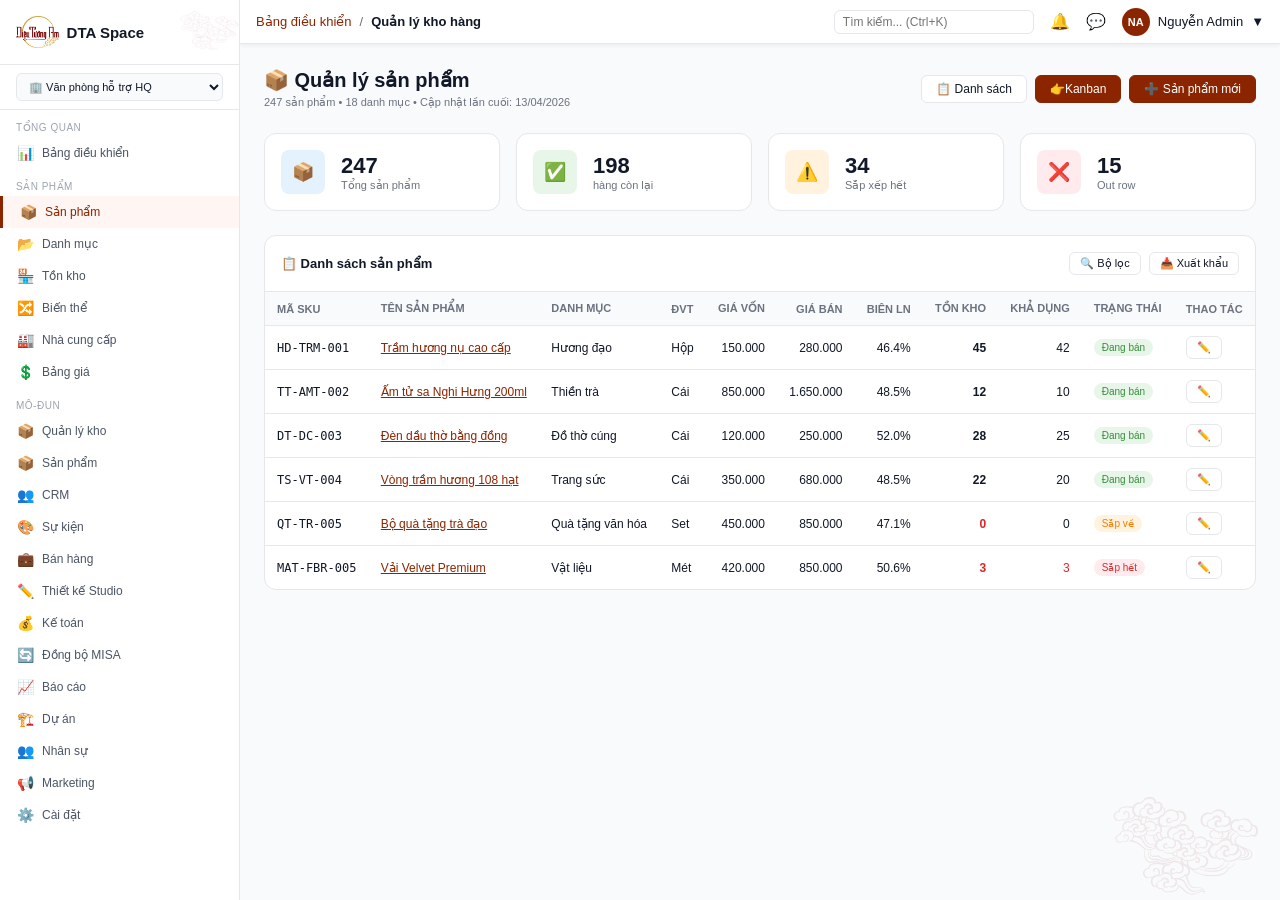
<file: modules/products.html>
<!DOCTYPE html>
<html lang="vi">

<head>
    <meta charset="UTF-8">
    <meta name="viewport" content="width=device-width, initial-scale=1.0">
    <title>Sản phẩm - DTA Space Odoo 19</title>
    <style>
        /* ============================================
           EMBEDDED ODOO 19 STYLES (Self-contained)
           ============================================ */
        :root {
            --odoo-primary: #8B2500;
            --odoo-primary-light: #FFF5F2;
            --odoo-primary-dark: #6B1C00;
            --odoo-secondary: #0D9488;
            --odoo-success: #059669;
            --odoo-warning: #D97706;
            --odoo-danger: #DC2626;
            --odoo-info: #0891B2;
            --accent-gold: #C49549;
            --sidebar-bg: #FFFFFF;
            --sidebar-hover: #F9FAFB;
            --sidebar-active: #FFF5F2;
            --header-bg: #FFFFFF;
            --content-bg: #F9FAFB;
            --card-bg: #FFFFFF;
            --border-color: #E5E7EB;
            --text-primary: #111827;
            --text-secondary: #6B7280;
            --text-light: #9CA3AF;
            --spacing-xs: 4px;
            --spacing-sm: 8px;
            --spacing-md: 16px;
            --spacing-lg: 24px;
            --spacing-xl: 32px;
            --shadow-xs: 0 1px 2px rgba(0, 0, 0, 0.03);
            --shadow-sm: 0 2px 4px rgba(0, 0, 0, 0.05);
            --shadow-md: 0 4px 12px rgba(0, 0, 0, 0.08);
            --shadow-lg: 0 8px 24px rgba(0, 0, 0, 0.12);
            --radius-sm: 6px;
            --radius-md: 8px;
            --radius-lg: 12px;
            --transition-fast: 150ms cubic-bezier(0.4, 0, 0.2, 1);
            --transition-normal: 250ms cubic-bezier(0.4, 0, 0.2, 1);
        }

        * {
            margin: 0;
            padding: 0;
            box-sizing: border-box;
        }

        body {
            font-family: -apple-system, BlinkMacSystemFont, 'Segoe UI', Roboto, sans-serif;
            font-size: 13px;
            color: var(--text-primary);
            background: var(--content-bg);
        }

        /* LAYOUT */
        .app-layout {
            position: relative;
            display: flex;
            height: 100vh;
            overflow: hidden;
        }

        /* SIDEBAR */
        .sidebar {
            position: relative;
            width: 240px;
            background: var(--sidebar-bg);
            color: var(--text-primary);
            border-right: 1px solid #E5E7EB;
            display: flex;
            flex-direction: column;
            flex-shrink: 0;
        }

        .sidebar-header {
            padding: var(--spacing-md);
            border-bottom: 1px solid #E5E7EB;
        }

        .sidebar-logo {
            display: flex;
            align-items: center;
            gap: var(--spacing-sm);
        }

        .logo-icon {
            width: 32px;
            height: 32px;
            background: var(--odoo-primary);
            border-radius: var(--radius-md);
            display: flex;
            align-items: center;
            justify-content: center;
            font-weight: bold;
            font-size: 12px;
        }

        .logo-text {
            font-size: 15px;
            font-weight: bold;
        }

        .entity-switcher {
            padding: var(--spacing-sm) var(--spacing-md);
            border-bottom: 1px solid #E5E7EB;
        }

        .entity-switcher select {
            width: 100%;
            padding: 6px 8px;
            border: 1px solid #E5E7EB;
            border-radius: var(--radius-sm);
            background: #F9FAFB;
            color: var(--text-primary);
            font-size: 11px;
        }

        .entity-switcher select option {
            color: var(--text-primary);
            background: white;
        }

        .sidebar-nav {
            flex: 1;
            overflow-y: auto;
            padding: var(--spacing-sm) 0;
        }

        .nav-section {
            margin-bottom: var(--spacing-sm);
        }

        .nav-section-title {
            padding: var(--spacing-xs) var(--spacing-md);
            font-size: 10px;
            text-transform: uppercase;
            color: #9CA3AF;
            letter-spacing: 0.5px;
        }

        .nav-item {
            display: flex;
            align-items: center;
            padding: 8px var(--spacing-md);
            color: #4B5563;
            cursor: pointer;
            transition: all 0.2s;
            gap: var(--spacing-sm);
            text-decoration: none;
            font-size: 12px;
        }

        .nav-item:hover {
            background: var(--sidebar-hover);
            color: #111827;
        }

        .nav-item.active {
            background: var(--sidebar-active);
            color: #8B2500;
            font-weight: 500;
            border-left: 3px solid var(--odoo-primary);
        }

        .nav-icon {
            width: 18px;
            text-align: center;
            font-size: 14px;
        }

        /* MAIN CONTENT - using flexbox layout, no margins needed */
        .main-content {
            flex: 1;
            display: flex;
            flex-direction: column;
            overflow: hidden;
        }

        .page-content {
            padding: 20px 24px;
            flex: 1;
            overflow-y: auto;
        }

        /* TOP HEADER */
        .top-header {
            height: 44px;
            background: var(--header-bg);
            border-bottom: 1px solid var(--border-color);
            display: flex;
            align-items: center;
            padding: 0 var(--spacing-md);
            gap: var(--spacing-md);
            box-shadow: var(--shadow-sm);
            flex-shrink: 0;
        }

        .breadcrumb {
            display: flex;
            align-items: center;
            gap: var(--spacing-sm);
            font-size: 13px;
        }

        .breadcrumb a {
            color: var(--odoo-primary);
            text-decoration: none;
        }

        .breadcrumb span {
            color: var(--text-secondary);
        }

        .header-actions {
            margin-left: auto;
            display: flex;
            align-items: center;
            gap: var(--spacing-md);
        }

        .search-box {
            position: relative;
        }

        .search-box input {
            padding: var(--spacing-xs) var(--spacing-sm);
            border: 1px solid var(--border-color);
            border-radius: var(--radius-sm);
            font-size: 12px;
            width: 200px;
        }

        .user-menu {
            display: flex;
            align-items: center;
            gap: var(--spacing-sm);
            cursor: pointer;
        }

        .user-avatar {
            width: 28px;
            height: 28px;
            border-radius: 50%;
            background: var(--odoo-primary);
            color: white;
            display: flex;
            align-items: center;
            justify-content: center;
            font-weight: bold;
            font-size: 11px;
        }

        /* PAGE CONTENT */
        .page-content {
            flex: 1;
            overflow-y: auto;
            padding: var(--spacing-lg);
        }

        .page-header {
            display: flex;
            align-items: center;
            justify-content: space-between;
            margin-bottom: var(--spacing-lg);
        }

        .page-title {
            font-size: 20px;
            font-weight: 600;
            color: var(--text-primary);
        }

        /* BUTTONS */
        .btn {
            display: inline-flex;
            align-items: center;
            gap: var(--spacing-sm);
            padding: 6px 14px;
            border: 1px solid transparent;
            border-radius: var(--radius-sm);
            font-size: 12px;
            font-weight: 500;
            cursor: pointer;
            transition: all 0.2s;
            background: white;
            color: var(--text-primary);
        }

        .btn-primary {
            background: var(--odoo-primary);
            color: white;
            border-color: var(--odoo-primary);
        }

        .btn-primary:hover {
            background: var(--odoo-primary-dark);
        }

        .btn-secondary {
            border-color: var(--border-color);
        }

        .btn-secondary:hover {
            background: var(--content-bg);
        }

        .btn-sm {
            padding: 4px 10px;
            font-size: 11px;
        }

        .btn-group {
            display: flex;
            gap: var(--spacing-sm);
        }

        /* STAT CARDS */
        .stats-grid {
            display: grid;
            grid-template-columns: repeat(4, 1fr);
            gap: var(--spacing-md);
            margin-bottom: var(--spacing-lg);
        }

        .stat-card {
            background: var(--card-bg);
            border: 1px solid var(--border-color);
            border-radius: var(--radius-lg);
            padding: var(--spacing-md);
            display: flex;
            align-items: center;
            gap: var(--spacing-md);
        }

        .stat-icon {
            width: 44px;
            height: 44px;
            border-radius: var(--radius-md);
            display: flex;
            align-items: center;
            justify-content: center;
            font-size: 18px;
            flex-shrink: 0;
        }

        .stat-icon.blue {
            background: #E3F2FD;
        }

        .stat-icon.green {
            background: #E8F5E9;
        }

        .stat-icon.orange {
            background: #FFF3E0;
        }

        .stat-icon.red {
            background: #FFEBEE;
        }

        .stat-info {
            flex: 1;
        }

        .stat-value {
            font-size: 22px;
            font-weight: bold;
            color: var(--text-primary);
        }

        .stat-label {
            font-size: 11px;
            color: var(--text-secondary);
        }

        /* TABLES */
        .table-container {
            background: var(--card-bg);
            border: 1px solid var(--border-color);
            border-radius: var(--radius-lg);
            overflow: hidden;
        }

        .table-header {
            padding: var(--spacing-md);
            border-bottom: 1px solid var(--border-color);
            display: flex;
            align-items: center;
            justify-content: space-between;
        }

        .card-title {
            font-size: 13px;
            font-weight: 600;
        }

        .table {
            width: 100%;
            border-collapse: collapse;
        }

        .table th {
            background: var(--content-bg);
            padding: 10px 12px;
            text-align: left;
            font-size: 11px;
            text-transform: uppercase;
            color: var(--text-secondary);
            font-weight: 600;
            border-bottom: 1px solid var(--border-color);
        }

        .table td {
            padding: 10px 12px;
            border-bottom: 1px solid var(--border-color);
            font-size: 12px;
        }

        .table tr:hover {
            background: #F8F9FA;
        }

        .table tr:last-child td {
            border-bottom: none;
        }

        /* BADGES */
        .badge {
            display: inline-block;
            padding: 3px 8px;
            border-radius: 10px;
            font-size: 10px;
            font-weight: 500;
        }

        .badge-success {
            background: #E8F5E9;
            color: #388E3C;
        }

        .badge-warning {
            background: #FFF3E0;
            color: #F57C00;
        }

        .badge-danger {
            background: #FFEBEE;
            color: #D32F2F;
        }

        .badge-info {
            background: #E3F2FD;
            color: #1976D2;
        }

        .badge-secondary {
            background: #F0F0F0;
            color: #666;
        }

        /* ENTITY TAGS */
        .entity-tag {
            display: inline-block;
            padding: 2px 8px;
            border-radius: 3px;
            font-size: 10px;
            font-weight: 500;
        }

        .entity-tag.nk {
            background: #E3F2FD;
            color: #1976D2;
        }

        .entity-tag.bt {
            background: #F3E5F5;
            color: #7B1FA2;
        }

        .entity-tag.hq {
            background: #E8F5E9;
            color: #388E3C;
        }

        /* STOCK ALERTS */
        .stock-alert {
            padding: 10px 14px;
            border-left: 4px solid var(--odoo-warning);
            background: #FFF8E1;
            margin-bottom: 0px;
            border-radius: var(--radius-sm);
            font-size: 12px;
        }

        .stock-alert.critical {
            border-left-color: var(--odoo-danger);
            background: #FFEBEE;
        }

        /* FORM STYLES */
        .form-view {
            background: var(--card-bg);
            border: 1px solid var(--border-color);
            border-radius: var(--radius-lg);
        }

        .form-header {
            padding: var(--spacing-md);
            border-bottom: 1px solid var(--border-color);
            display: flex;
            align-items: center;
            justify-content: space-between;
        }

        .form-statusbar {
            display: flex;
            gap: 4px;
        }

        .statusbar-btn {
            padding: 4px 12px;
            border: 1px solid var(--border-color);
            background: white;
            border-radius: var(--radius-sm);
            font-size: 11px;
            cursor: pointer;
        }

        .statusbar-btn.active {
            background: var(--odoo-primary);
            color: white;
            border-color: var(--odoo-primary);
        }

        .form-body {
            padding: var(--spacing-lg);
        }

        .form-group {
            margin-bottom: var(--spacing-md);
        }

        .form-group label {
            display: block;
            margin-bottom: 0px;
            font-size: 11px;
            font-weight: 500;
            color: var(--text-secondary);
        }

        .form-group input,
        .form-group select {
            width: 100%;
            padding: 7px 10px;
            border: 1px solid var(--border-color);
            border-radius: var(--radius-sm);
            font-size: 12px;
        }

        .form-group input:focus,
        .form-group select:focus {
            outline: none;
            border-color: var(--odoo-primary);
            box-shadow: 0 0 0 2px rgba(113, 75, 103, 0.1);
        }

        .form-row {
            display: grid;
            grid-template-columns: repeat(3, 1fr);
            gap: var(--spacing-md);
        }

        /* QR CODE PLACEHOLDER */
        .qr-code {
            width: 70px;
            height: 70px;
            background: #F0F0F0;
            border: 1px dashed #CCC;
            border-radius: 4px;
            display: flex;
            align-items: center;
            justify-content: center;
            font-size: 9px;
            color: #999;
            text-align: center;
        }

        /* MODAL */
        .modal-overlay {
            position: fixed;
            top: 0;
            left: 0;
            right: 0;
            bottom: 0;
            background: rgba(0, 0, 0, 0.5);
            display: none;
            align-items: center;
            justify-content: center;
            z-index: 1000;
        }

        .modal-overlay.show {
            display: flex;
        }

        .modal {
            background: white;
            border-radius: var(--radius-lg);
            box-shadow: 0 10px 25px rgba(0, 0, 0, 0.2);
            max-width: 500px;
            width: 90%;
        }

        .modal-header {
            padding: var(--spacing-md);
            border-bottom: 1px solid var(--border-color);
            display: flex;
            align-items: center;
            justify-content: space-between;
        }

        .modal-title {
            font-size: 15px;
            font-weight: 600;
        }

        .modal-close {
            background: none;
            border: none;
            font-size: 20px;
            cursor: pointer;
            color: var(--text-secondary);
        }

        .modal-body {
            padding: var(--spacing-lg);
        }

        .modal-footer {
            padding: var(--spacing-md);
            border-top: 1px solid var(--border-color);
            display: flex;
            justify-content: flex-end;
            gap: var(--spacing-sm);
        }

        /* TOAST */
        @keyframes slideIn {
            from {
                transform: translateX(100%);
                opacity: 0;
            }

            to {
                transform: translateX(0);
                opacity: 1;
            }
        }

        .tooltip {
            position: relative;
            cursor: pointer;
            font-size: 16px;
        }

        .tooltip::after {
            content: attr(data-tip);
            position: absolute;
            bottom: -28px;
            left: 50%;
            transform: translateX(-50%);
            background: #333;
            color: white;
            padding: 4px 8px;
            border-radius: 4px;
            font-size: 11px;
            white-space: nowrap;
            opacity: 0;
            pointer-events: none;
            transition: opacity 0.2s;
        }

        .tooltip:hover::after {
            opacity: 1;
        }

        /* Pattern decoration */
        .sidebar-pattern {
            position: absolute;
            top: 0;
            right: 0;
            width: 60px;
            height: 60px;
            background-image: url('../Media/pattern.png');
            background-size: contain;
            background-repeat: no-repeat;
            background-position: center;
            opacity: 0.08;
            pointer-events: none;
            z-index: 1;
        }


        .page-pattern {
            position: fixed;
            bottom: 0px;
            right: 20px;
            width: 150px;
            height: 150px;
            background-image: url('../Media/pattern.png');
            background-size: contain;
            margin-bottom: -20px;
            background-repeat: no-repeat;
            background-position: center;
            opacity: 0.08;
            pointer-events: none;
            z-index: 0;
        }
    </style>
</head>

<body>
    <div class="app-layout">
        <!-- SIDEBAR -->
        <div class="sidebar">
            <div class="sidebar-header">
                <div class="sidebar-pattern"></div>
                <div class="sidebar-logo">
                    <img src="../Media/DTA-LOGO.png" alt="DTA Space" style="height: 32px; width: auto;">
                    <div class="logo-text">DTA Space</div>
                </div>
            </div>
            <div class="entity-switcher">
                <select id="entitySwitcher" onchange="switchEntity(this.value)">
                    <option value="hq">🏢 Văn phòng hỗ trợ HQ</option>
                    <option value="nk">🏪 Cửa hàng Nam Kỳ</option>
                    <option value="bt">🏪 Cửa hàng Bà Triệu</option>
                </select>
            </div>
            <nav class="sidebar-nav">
                <!-- Dashboard Link -->
                <div class="nav-section">
                    <div class="nav-section-title">Tổng quan</div>
                    <a class="nav-item" href="../index.html"><span class="nav-icon">📊</span><span>Bảng điều
                            khiển</span></a>
                </div>
                <!-- Inventory Features -->
                <div class="nav-section">
                    <div class="nav-section-title">Sản phẩm</div>
                    <a class="nav-item active" href="#" onclick="switchSubmenu('products', this)"><span
                            class="nav-icon">📦</span><span>Sản phẩm</span></a>
                    <a class="nav-item" href="#" onclick="switchSubmenu('categories', this)"><span
                            class="nav-icon">📂</span><span>Danh mục</span></a>
                    <a class="nav-item" href="#" onclick="switchSubmenu('stock', this)"><span
                            class="nav-icon">🏪</span><span>Tồn kho</span></a>
                    <a class="nav-item" href="#" onclick="switchSubmenu('variants', this)"><span
                            class="nav-icon">🔀</span><span>Biến thể</span></a>
                    <a class="nav-item" href="#" onclick="switchSubmenu('suppliers', this)"><span
                            class="nav-icon">🏭</span><span>Nhà cung cấp</span></a>
                    <a class="nav-item" href="#" onclick="switchSubmenu('pricelist', this)"><span
                            class="nav-icon">💲</span><span>Bảng giá</span></a>
                </div>
                <!-- Other Modules -->
                <div class="nav-section">
                    <div class="nav-section-title">Mô-đun</div>
                    <a class="nav-item" href="inventory.html"><span class="nav-icon">📦</span><span>Quản lý
                            kho</span></a>
                    <a class="nav-item" href="products.html"><span class="nav-icon">📦</span><span>Sản phẩm</span></a>
                    <a class="nav-item" href="crm.html"><span class="nav-icon">👥</span><span>CRM</span></a>
                    <a class="nav-item" href="events.html"><span class="nav-icon">🎨</span><span>Sự kiện</span></a>
                    <a class="nav-item" href="sales.html"><span class="nav-icon">💼</span><span>Bán hàng</span></a>
                    <a class="nav-item" href="design_studio.html"><span class="nav-icon">✏️</span><span>Thiết kế
                            Studio</span></a>
                    <a class="nav-item" href="accounting.html"><span class="nav-icon">💰</span><span>Kế toán</span></a>
                    <a class="nav-item" href="misa.html"><span class="nav-icon">🔄</span><span>Đồng bộ MISA</span></a>
                    <a class="nav-item" href="reports.html"><span class="nav-icon">📈</span><span>Báo cáo</span></a>
                    <a class="nav-item" href="projects.html"><span class="nav-icon">🏗️</span><span>Dự án</span></a>
                    <a class="nav-item" href="hr.html"><span class="nav-icon">👥</span><span>Nhân sự</span></a>
                    <a class="nav-item" href="marketing.html"><span class="nav-icon">📢</span><span>Marketing</span></a>
                    <a class="nav-item" href="settings.html"><span class="nav-icon">⚙️</span><span>Cài đặt</span></a>
                </div>
            </nav>
        </div>

        <!-- MAIN CONTENT -->
        <div class="main-content">
            <!-- TOP HEADER -->
            <div class="top-header">
                <div class="breadcrumb">
                    <a href="../index.html">Bảng điều khiển</a>
                    <span>/</span>
                    <strong>Quản lý kho hàng</strong>
                </div>
                <div class="header-actions">
                    <div class="search-box">
                        <input type="text" placeholder="Tìm kiếm... (Ctrl+K)" id="globalSearch">
                    </div>
                    <span class="tooltip" data-tip="Notifications">🔔</span>
                    <span class="tooltip" data-tip="Messages">💬</span>
                    <div class="user-menu">
                        <div class="user-avatar">NA</div>
                        <span>Nguyễn Admin</span>
                        <span>▼</span>
                    </div>
                </div>
            </div>

            <!-- PAGE CONTENT -->
            <div class="page-content">

                <!-- PRODUCTS VIEW -->
                <div id="productsView">
                    <div class="page-header">
                        <div>
                            <h1 class="page-title">📦 Quản lý sản phẩm</h1>
                            <p style="color: var(--text-secondary); font-size: 11px; margin-top: 4px;">247 sản phẩm • 18
                                danh mục • Cập nhật lần cuối: 13/04/2026</p>
                        </div>
                        <div class="btn-group">
                            <button class="btn btn-secondary" onclick="switchView('list')" id="btnListView">📋 Danh
                                sách</button>
                            <button class="btn btn-primary" onclick="switchView('kanban')"
                                id="btnKanbanView">👉Kanban</button>
                            <button class="btn btn-primary" onclick="showToast('New product dialog', 'info')">➕ Sản phẩm
                                mới</button>
                        </div>
                    </div>

                    <!-- STATS -->
                    <div class="stats-grid">
                        <div class="stat-card">
                            <div class="stat-icon blue">📦</div>
                            <div class="stat-info">
                                <div class="stat-value">247</div>
                                <div class="stat-label">Tổng sản phẩm</div>
                            </div>
                        </div>
                        <div class="stat-card">
                            <div class="stat-icon green">✅</div>
                            <div class="stat-info">
                                <div class="stat-value">198</div>
                                <div class="stat-label">hàng còn lại</div>
                            </div>
                        </div>
                        <div class="stat-card">
                            <div class="stat-icon orange">⚠️</div>
                            <div class="stat-info">
                                <div class="stat-value">34</div>
                                <div class="stat-label">Sắp xếp hết</div>
                            </div>
                        </div>
                        <div class="stat-card">
                            <div class="stat-icon red">❌</div>
                            <div class="stat-info">
                                <div class="stat-value">15</div>
                                <div class="stat-label">Out row</div>
                            </div>
                        </div>
                    </div>

                    <!-- LIST VIEW -->
                    <div id="listView">
                        <div class="table-container">
                            <div class="table-header">
                                <h3 class="card-title">📋 Danh sách sản phẩm</h3>
                                <div class="btn-group">
                                    <button class="btn btn-sm btn-secondary">🔍 Bộ lọc</button>
                                    <button class="btn btn-sm btn-secondary">📥 Xuất khẩu</button>
                                </div>
                            </div>
                            <table class="table">
                                <thead>
                                    <tr>
                                        <th>Mã SKU</th>
                                        <th>Tên sản phẩm</th>
                                        <th>Danh mục</th>
                                        <th>ĐVT</th>
                                        <th style="text-align: right">Giá vốn</th>
                                        <th style="text-align: right">Giá bán</th>
                                        <th style="text-align: right">Biên LN</th>
                                        <th style="text-align: right">Tồn kho</th>
                                        <th style="text-align: right">Khả dụng</th>
                                        <th>Trạng thái</th>
                                        <th>Thao tác</th>
                                    </tr>
                                </thead>
                                <tbody>
                                    <tr>
                                        <td><code>HD-TRM-001</code></td>
                                        <td><a href="#" onclick="return false" style="color: var(--odoo-primary);">Trầm
                                                hương nụ cao cấp</a></td>
                                        <td>Hương đạo</td>
                                        <td>Hộp</td>
                                        <td style="text-align: right">150.000</td>
                                        <td style="text-align: right">280.000</td>
                                        <td style="text-align: right">46.4%</td>
                                        <td style="text-align: right; font-weight: 600;">45</td>
                                        <td style="text-align: right">42</td>
                                        <td><span class="badge badge-success">Đang bán</span></td>
                                        <td><button class="btn btn-sm btn-secondary"
                                                onclick="showToast('Chỉnh sửa sản phẩm', 'info')">✏️</button></td>
                                    </tr>
                                    <tr>
                                        <td><code>TT-AMT-002</code></td>
                                        <td><a href="#" onclick="return false" style="color: var(--odoo-primary);">Ấm tử
                                                sa Nghi Hưng 200ml</a></td>
                                        <td>Thiền trà</td>
                                        <td>Cái</td>
                                        <td style="text-align: right">850.000</td>
                                        <td style="text-align: right">1.650.000</td>
                                        <td style="text-align: right">48.5%</td>
                                        <td style="text-align: right; font-weight: 600;">12</td>
                                        <td style="text-align: right">10</td>
                                        <td><span class="badge badge-success">Đang bán</span></td>
                                        <td><button class="btn btn-sm btn-secondary"
                                                onclick="showToast('Chỉnh sửa sản phẩm', 'info')">✏️</button></td>
                                    </tr>
                                    <tr>
                                        <td><code>DT-DC-003</code></td>
                                        <td><a href="#" onclick="return false" style="color: var(--odoo-primary);">Đèn
                                                dầu thờ bằng đồng</a></td>
                                        <td>Đồ thờ cúng</td>
                                        <td>Cái</td>
                                        <td style="text-align: right">120.000</td>
                                        <td style="text-align: right">250.000</td>
                                        <td style="text-align: right">52.0%</td>
                                        <td style="text-align: right; font-weight: 600;">28</td>
                                        <td style="text-align: right">25</td>
                                        <td><span class="badge badge-success">Đang bán</span></td>
                                        <td><button class="btn btn-sm btn-secondary"
                                                onclick="showToast('Chỉnh sửa sản phẩm', 'info')">✏️</button></td>
                                    </tr>
                                    <tr>
                                        <td><code>TS-VT-004</code></td>
                                        <td><a href="#" onclick="return false" style="color: var(--odoo-primary);">Vòng
                                                trầm hương 108 hạt</a></td>
                                        <td>Trang sức</td>
                                        <td>Cái</td>
                                        <td style="text-align: right">350.000</td>
                                        <td style="text-align: right">680.000</td>
                                        <td style="text-align: right">48.5%</td>
                                        <td style="text-align: right; font-weight: 600;">22</td>
                                        <td style="text-align: right">20</td>
                                        <td><span class="badge badge-success">Đang bán</span></td>
                                        <td><button class="btn btn-sm btn-secondary"
                                                onclick="showToast('Chỉnh sửa sản phẩm', 'info')">✏️</button></td>
                                    </tr>
                                    <tr>
                                        <td><code>QT-TR-005</code></td>
                                        <td><a href="#" onclick="return false" style="color: var(--odoo-primary);">Bộ
                                                quà tặng trà đạo</a></td>
                                        <td>Quà tặng văn hóa</td>
                                        <td>Set</td>
                                        <td style="text-align: right">450.000</td>
                                        <td style="text-align: right">850.000</td>
                                        <td style="text-align: right">47.1%</td>
                                        <td style="text-align: right; color: var(--odoo-danger); font-weight: 600;">0
                                        </td>
                                        <td style="text-align: right">0</td>
                                        <td><span class="badge badge-warning">Sắp về</span></td>
                                        <td><button class="btn btn-sm btn-secondary"
                                                onclick="showToast('Chỉnh sửa sản phẩm', 'info')">✏️</button></td>
                                    </tr>
                                    <tr>
                                        <td><code>MAT-FBR-005</code></td>
                                        <td><a href="#" onclick="return false" style="color: var(--odoo-primary);">Vải
                                                Velvet Premium</a></td>
                                        <td>Vật liệu</td>
                                        <td>Mét</td>
                                        <td style="text-align: right">420.000</td>
                                        <td style="text-align: right">850.000</td>
                                        <td style="text-align: right">50.6%</td>
                                        <td style="text-align: right; color: var(--odoo-danger); font-weight: 600;">3
                                        </td>
                                        <td style="text-align: right; color: var(--odoo-danger);">3</td>
                                        <td><span class="badge badge-danger">Sắp hết</span></td>
                                        <td><button class="btn btn-sm btn-secondary"
                                                onclick="showToast('Chỉnh sửa sản phẩm', 'info')">✏️</button></td>
                                    </tr>
                                </tbody>
                            </table>
                        </div>
                    </div>

                    <!-- KANBAN VIEW -->
                    <div id="kanbanView" style="display: none;">
                        <div style="display: grid; grid-template-columns: repeat(3, 1fr); gap: 16px;">
                            <!-- Column: In Stock -->
                            <div>
                                <div
                                    style="background: #E8F5E9; padding: 8px 12px; border-radius: 6px; margin-bottom: 0px; display: flex; justify-content: space-between; align-items: center;">
                                    <span style="font-weight: 600; color: #2E7D32;">✅ Còn hàng (198)</span>
                                    <span
                                        style="background: #2E7D32; color: white; padding: 2px 8px; border-radius: 10px; font-size: 11px;">198</span>
                                </div>
                                <div
                                    style="background: white; border: 1px solid var(--border-color); border-radius: 8px; padding: 12px; margin-bottom: 0px;">
                                    <div style="font-weight: 600; font-size: 13px; margin-bottom: 0px;">Sofa Da Cao Cấp
                                    </div>
                                    <div style="font-size: 11px; color: #6C757D;">Mã: PRD-001 • Nội thất</div>
                                    <div
                                        style="display: flex; justify-content: space-between; margin-top: 8px; font-size: 12px;">
                                        <span style="font-weight: 600; color: var(--odoo-primary);">12.500.000 ₫</span>
                                        <span style="color: #28A745;">Kho: 45</span>
                                    </div>
                                </div>
                                <div
                                    style="background: white; border: 1px solid var(--border-color); border-radius: 8px; padding: 12px; margin-bottom: 0px;">
                                    <div style="font-weight: 600; font-size: 13px; margin-bottom: 0px;">Bàn Ăn Gỗ Sồi
                                    </div>
                                    <div style="font-size: 11px; color: #6C757D;">Mã: PRD-002 • Nội thất</div>
                                    <div
                                        style="display: flex; justify-content: space-between; margin-top: 8px; font-size: 12px;">
                                        <span style="font-weight: 600; color: var(--odoo-primary);">8.900.000 ₫</span>
                                        <span style="color: #28A745;">Kho: 23</span>
                                    </div>
                                </div>
                            </div>

                            <!-- Column: Low Stock -->
                            <div>
                                <div
                                    style="background: #FFF3E0; padding: 8px 12px; border-radius: 6px; margin-bottom: 0px; display: flex; justify-content: space-between; align-items: center;">
                                    <span style="font-weight: 600; color: #E65100;">⚠️ Ít hàng (34)</span>
                                    <span
                                        style="background: #E65100; color: white; padding: 2px 8px; border-radius: 10px; font-size: 11px;">34</span>
                                </div>
                                <div
                                    style="background: white; border: 1px solid var(--border-color); border-radius: 8px; padding: 12px; margin-bottom: 0px;">
                                    <div style="font-weight: 600; font-size: 13px; margin-bottom: 0px;">Ghế văn phòng
                                        Ergonomic</div>
                                    <div style="font-size: 11px; color: #6C757D;">Mã: PRD-003 • Văn phòng</div>
                                    <div
                                        style="display: flex; justify-content: space-between; margin-top: 8px; font-size: 12px;">
                                        <span style="font-weight: 600; color: var(--odoo-primary);">4.200.000 ₫</span>
                                        <span style="color: #FFC107;">Kho: 8</span>
                                    </div>
                                </div>
                            </div>

                            <!-- Column: Out of Stock -->
                            <div>
                                <div
                                    style="background: #FFEBEE; padding: 8px 12px; border-radius: 6px; margin-bottom: 0px; display: flex; justify-content: space-between; align-items: center;">
                                    <span style="font-weight: 600; color: #C62828;">❌ Hết hàng (15)</span>
                                    <span
                                        style="background: #C62828; color: white; padding: 2px 8px; border-radius: 10px; font-size: 11px;">15</span>
                                </div>
                                <div
                                    style="background: white; border: 1px solid var(--border-color); border-radius: 8px; padding: 12px; margin-bottom: 0px;">
                                    <div style="font-weight: 600; font-size: 13px; margin-bottom: 0px;">Kệ sách óc chó
                                        hiện đại</div>
                                    <div style="font-size: 11px; color: #6C757D;">Mã: PRD-004 • Nội thất</div>
                                    <div
                                        style="display: flex; justify-content: space-between; margin-top: 8px; font-size: 12px;">
                                        <span style="font-weight: 600; color: var(--odoo-primary);">5.600.000 ₫</span>
                                        <span style="color: #DC3545;">Kho: 0</span>
                                    </div>
                                </div>
                            </div>
                        </div>
                    </div>
                </div>

                <!-- DANH MỤC VIEW -->
                <div id="categoriesView" style="display: none;">
                    <div class="page-header">
                        <div>
                            <h1 class="page-title">📂 Danh mục sản phẩm</h1>
                            <p style="color: var(--text-secondary); font-size: 11px; margin-top: 4px;">18 danh mục •
                                Quản lý hệ thống phân cấp danh mục</p>
                        </div>
                        <div class="btn-group">
                            <button class="btn btn-primary" onclick="showToast('Thêm danh mục mới', 'info')">➕ Danh mục
                                mới</button>
                        </div>
                    </div>

                    <!-- Category Stats -->
                    <div class="stats-grid">
                        <div class="stat-card">
                            <div class="stat-icon blue">📂</div>
                            <div class="stat-info">
                                <div class="stat-value">18</div>
                                <div class="stat-label">Tổng danh mục</div>
                            </div>
                        </div>
                        <div class="stat-card">
                            <div class="stat-icon green">📦</div>
                            <div class="stat-info">
                                <div class="stat-value">5</div>
                                <div class="stat-label">Danh mục cấp 1</div>
                            </div>
                        </div>
                        <div class="stat-card">
                            <div class="stat-icon orange">🏷️</div>
                            <div class="stat-info">
                                <div class="stat-value">13</div>
                                <div class="stat-label">Danh mục cấp 2</div>
                            </div>
                        </div>
                        <div class="stat-card">
                            <div class="stat-icon red">🔗</div>
                            <div class="stat-info">
                                <div class="stat-value">247</div>
                                <div class="stat-label">SP đã phân loại</div>
                            </div>
                        </div>
                    </div>

                    <!-- Category Tree -->
                    <div class="table-container">
                        <div class="table-header">
                            <h3 class="card-title">🌳 Cây danh mục</h3>
                            <div class="btn-group">
                                <button class="btn btn-sm btn-secondary">🔄 Mở rộng</button>
                                <button class="btn btn-sm btn-secondary">📥 Xuất khẩu</button>
                            </div>
                        </div>
                        <table class="table">
                            <thead>
                                <tr>
                                    <th style="width: 40px;">#</th>
                                    <th>Tên danh mục</th>
                                    <th>Danh mục cha</th>
                                    <th style="text-align: center;">Cấp</th>
                                    <th style="text-align: center;">SL sản phẩm</th>
                                    <th>Mô tả</th>
                                    <th style="text-align: center;">Thao tác</th>
                                </tr>
                            </thead>
                            <tbody>
                                <tr style="background: #F8F9FA; font-weight: 600;">
                                    <td>1</td>
                                    <td><strong>🪷 Hương đạo</strong></td>
                                    <td><span class="badge badge-secondary">—</span></td>
                                    <td style="text-align: center;"><span class="badge badge-info">Cấp 1</span></td>
                                    <td style="text-align: center;">45</td>
                                    <td>Nhang thơm, trầm hương, dụng cụ thiền</td>
                                    <td style="text-align: center;"><button class="btn btn-sm btn-secondary"
                                            onclick="showToast('Chỉnh sửa danh mục', 'info')">✏️</button></td>
                                </tr>
                                <tr>
                                    <td>1.1</td>
                                    <td style="padding-left: 32px;">↳ Trầm hương</td>
                                    <td>Hương đạo</td>
                                    <td style="text-align: center;"><span class="badge badge-info">Cấp 2</span></td>
                                    <td style="text-align: center;">23</td>
                                    <td>Trầm hương nụ, tháp, bột, nguyên liệu</td>
                                    <td style="text-align: center;"><button class="btn btn-sm btn-secondary"
                                            onclick="showToast('Chỉnh sửa danh mục', 'info')">✏️</button></td>
                                </tr>
                                <tr>
                                    <td>1.2</td>
                                    <td style="padding-left: 32px;">↳ Nhang thơm</td>
                                    <td>Hương đạo</td>
                                    <td style="text-align: center;"><span class="badge badge-info">Cấp 2</span></td>
                                    <td style="text-align: center;">15</td>
                                    <td>Nhang thảo dược, nhang vòng, nhang que</td>
                                    <td style="text-align: center;"><button class="btn btn-sm btn-secondary"
                                            onclick="showToast('Chỉnh sửa danh mục', 'info')">✏️</button></td>
                                </tr>
                                <tr>
                                    <td>1.3</td>
                                    <td style="padding-left: 32px;">↳ Dụng cụ thiền</td>
                                    <td>Hương đạo</td>
                                    <td style="text-align: center;"><span class="badge badge-info">Cấp 2</span></td>
                                    <td style="text-align: center;">7</td>
                                    <td>Lư xông, đĩa trầm, kệ đựng</td>
                                    <td style="text-align: center;"><button class="btn btn-sm btn-secondary"
                                            onclick="showToast('Chỉnh sửa danh mục', 'info')">✏️</button></td>
                                </tr>
                                <tr style="background: #F8F9FA; font-weight: 600;">
                                    <td>2</td>
                                    <td><strong>🍵 Thiền trà</strong></td>
                                    <td><span class="badge badge-secondary">—</span></td>
                                    <td style="text-align: center;"><span class="badge badge-info">Cấp 1</span></td>
                                    <td style="text-align: center;">62</td>
                                    <td>Ấm trà, chén trà, trà các loại, dụng cụ pha trà</td>
                                    <td style="text-align: center;"><button class="btn btn-sm btn-secondary"
                                            onclick="showToast('Chỉnh sửa danh mục', 'info')">✏️</button></td>
                                </tr>
                                <tr>
                                    <td>2.1</td>
                                    <td style="padding-left: 32px;">↳ Ấm trà</td>
                                    <td>Thiền trà</td>
                                    <td style="text-align: center;"><span class="badge badge-info">Cấp 2</span></td>
                                    <td style="text-align: center;">18</td>
                                    <td>Ấm tử sa, ấm gốm, ấm thủy tinh</td>
                                    <td style="text-align: center;"><button class="btn btn-sm btn-secondary"
                                            onclick="showToast('Chỉnh sửa danh mục', 'info')">✏️</button></td>
                                </tr>
                                <tr>
                                    <td>2.2</td>
                                    <td style="padding-left: 32px;">↳ Chén trà</td>
                                    <td>Thiền trà</td>
                                    <td style="text-align: center;"><span class="badge badge-info">Cấp 2</span></td>
                                    <td style="text-align: center;">22</td>
                                    <td>Chén tử sa, chén gốm, chén men ngọc</td>
                                    <td style="text-align: center;"><button class="btn btn-sm btn-secondary"
                                            onclick="showToast('Chỉnh sửa danh mục', 'info')">✏️</button></td>
                                </tr>
                                <tr>
                                    <td>2.3</td>
                                    <td style="padding-left: 32px;">↳ Trà các loại</td>
                                    <td>Thiền trà</td>
                                    <td style="text-align: center;"><span class="badge badge-info">Cấp 2</span></td>
                                    <td style="text-align: center;">15</td>
                                    <td>Trà ô long, trà phổ nhĩ, trà xanh</td>
                                    <td style="text-align: center;"><button class="btn btn-sm btn-secondary"
                                            onclick="showToast('Chỉnh sửa danh mục', 'info')">✏️</button></td>
                                </tr>
                                <tr>
                                    <td>2.4</td>
                                    <td style="padding-left: 32px;">↳ Dụng cụ pha trà</td>
                                    <td>Thiền trà</td>
                                    <td style="text-align: center;"><span class="badge badge-info">Cấp 2</span></td>
                                    <td style="text-align: center;">7</td>
                                    <td>Kỹ trà bàn, chén tống, lọc trà</td>
                                    <td style="text-align: center;"><button class="btn btn-sm btn-secondary"
                                            onclick="showToast('Chỉnh sửa danh mục', 'info')">✏️</button></td>
                                </tr>
                                <tr style="background: #F8F9FA; font-weight: 600;">
                                    <td>3</td>
                                    <td><strong>🕯️ Đồ thờ cúng</strong></td>
                                    <td><span class="badge badge-secondary">—</span></td>
                                    <td style="text-align: center;"><span class="badge badge-info">Cấp 1</span></td>
                                    <td style="text-align: center;">58</td>
                                    <td>Đèn thờ, lư hương, ống hương, đồ đồng</td>
                                    <td style="text-align: center;"><button class="btn btn-sm btn-secondary"
                                            onclick="showToast('Chỉnh sửa danh mục', 'info')">✏️</button></td>
                                </tr>
                                <tr>
                                    <td>3.1</td>
                                    <td style="padding-left: 32px;">↳ Đèn thờ</td>
                                    <td>Đồ thờ cúng</td>
                                    <td style="text-align: center;"><span class="badge badge-info">Cấp 2</span></td>
                                    <td style="text-align: center;">12</td>
                                    <td>Đèn dầu, đèn điện thờ, nến thờ</td>
                                    <td style="text-align: center;"><button class="btn btn-sm btn-secondary"
                                            onclick="showToast('Chỉnh sửa danh mục', 'info')">✏️</button></td>
                                </tr>
                                <tr>
                                    <td>3.2</td>
                                    <td style="padding-left: 32px;">↳ Lư hương</td>
                                    <td>Đồ thờ cúng</td>
                                    <td style="text-align: center;"><span class="badge badge-info">Cấp 2</span></td>
                                    <td style="text-align: center;">28</td>
                                    <td>Lư đồng, lư gốm, lư đá</td>
                                    <td style="text-align: center;"><button class="btn btn-sm btn-secondary"
                                            onclick="showToast('Chỉnh sửa danh mục', 'info')">✏️</button></td>
                                </tr>
                                <tr style="background: #F8F9FA; font-weight: 600;">
                                    <td>4</td>
                                    <td><strong>💍 Trang sức</strong></td>
                                    <td><span class="badge badge-secondary">—</span></td>
                                    <td style="text-align: center;"><span class="badge badge-info">Cấp 1</span></td>
                                    <td style="text-align: center;">42</td>
                                    <td>Vòng tay, mặt dây, nhẫn</td>
                                    <td style="text-align: center;"><button class="btn btn-sm btn-secondary"
                                            onclick="showToast('Chỉnh sửa danh mục', 'info')">✏️</button></td>
                                </tr>
                                <tr style="background: #F8F9FA; font-weight: 600;">
                                    <td>5</td>
                                    <td><strong>🎁 Quà tặng văn hóa</strong></td>
                                    <td><span class="badge badge-secondary">—</span></td>
                                    <td style="text-align: center;"><span class="badge badge-info">Cấp 1</span></td>
                                    <td style="text-align: center;">40</td>
                                    <td>Set quà, hộp quà, thiệp & phụ kiện</td>
                                    <td style="text-align: center;"><button class="btn btn-sm btn-secondary"
                                            onclick="showToast('Chỉnh sửa danh mục', 'info')">✏️</button></td>
                                </tr>
                            </tbody>
                        </table>
                    </div>
                </div>

                <!-- TỒN KHO VIEW -->
                <div id="stockView" style="display: none;">
                    <div class="page-header">
                        <div>
                            <h1 class="page-title">🏪 Tồn kho</h1>
                            <p style="color: var(--text-secondary); font-size: 11px; margin-top: 4px;">247 sản phẩm •
                                Theo dõi tồn kho tại 3 kho</p>
                        </div>
                        <div class="btn-group">
                            <button class="btn btn-secondary">📥 Nhập kho</button>
                            <button class="btn btn-secondary">📤 Xuất kho</button>
                            <button class="btn btn-primary" onclick="showToast('Kiểm kê kho', 'info')">📋 Kiểm
                                kê</button>
                        </div>
                    </div>

                    <!-- Stock Alerts -->
                    <div class="stock-alert critical">
                        <strong>⚠️ Cảnh báo:</strong> 15 sản phẩm hết hàng tại kho • 34 sản phẩm sắp hết hàng (tồn kho <
                            mức tối thiểu) </div>

                            <!-- Stock Stats -->
                            <div class="stats-grid">
                                <div class="stat-card">
                                    <div class="stat-icon blue">📦</div>
                                    <div class="stat-info">
                                        <div class="stat-value">3,456</div>
                                        <div class="stat-label">Tổng tồn kho (SL)</div>
                                    </div>
                                </div>
                                <div class="stat-card">
                                    <div class="stat-icon green">✅</div>
                                    <div class="stat-info">
                                        <div class="stat-value">2,890</div>
                                        <div class="stat-label">Khả dụng bán</div>
                                    </div>
                                </div>
                                <div class="stat-card">
                                    <div class="stat-icon orange">📋</div>
                                    <div class="stat-info">
                                        <div class="stat-value">320</div>
                                        <div class="stat-label">Đang đặt hàng (PO)</div>
                                    </div>
                                </div>
                                <div class="stat-card">
                                    <div class="stat-icon red">⚠️</div>
                                    <div class="stat-info">
                                        <div class="stat-value">49</div>
                                        <div class="stat-label">Cần nhập hàng</div>
                                    </div>
                                </div>
                            </div>

                            <!-- Stock by Warehouse -->
                            <div class="table-container" style="margin-bottom: var(--spacing-lg);">
                                <div class="table-header">
                                    <h3 class="card-title">📊 Tồn kho theo kho</h3>
                                    <div class="btn-group">
                                        <button class="btn btn-sm btn-secondary">🔍 Bộ lọc</button>
                                        <button class="btn btn-sm btn-secondary">📥 Xuất kho</button>
                                    </div>
                                </div>
                                <table class="table">
                                    <thead>
                                        <tr>
                                            <th>Mã SKU</th>
                                            <th>Tên sản phẩm</th>
                                            <th>Danh mục</th>
                                            <th style="text-align: center;">ĐVT</th>
                                            <th style="text-align: right;">Tồn kho</th>
                                            <th style="text-align: right;">Khả dụng</th>
                                            <th style="text-align: right;">Tối thiểu</th>
                                            <th style="text-align: right;">Đang đặt</th>
                                            <th>Trạng thái</th>
                                            <th>Thao tác</th>
                                        </tr>
                                    </thead>
                                    <tbody>
                                        <tr>
                                            <td><code>HD-TRM-001</code></td>
                                            <td><a href="#" onclick="return false"
                                                    style="color: var(--odoo-primary);">Trầm hương nụ cao cấp</a></td>
                                            <td>Hương đạo > Trầm hương</td>
                                            <td style="text-align: center;">Hộp</td>
                                            <td style="text-align: right;">45</td>
                                            <td style="text-align: right;">42</td>
                                            <td style="text-align: right;">10</td>
                                            <td style="text-align: right;">20</td>
                                            <td><span class="badge badge-success">Còn hàng</span></td>
                                            <td><button class="btn btn-sm btn-secondary"
                                                    onclick="showToast('Nhập/xuất kho', 'info')">📦</button></td>
                                        </tr>
                                        <tr>
                                            <td><code>TT-AMT-002</code></td>
                                            <td><a href="#" onclick="return false"
                                                    style="color: var(--odoo-primary);">Ấm tử sa Nghi Hưng 200ml</a>
                                            </td>
                                            <td>Thiền trà > Ấm trà</td>
                                            <td style="text-align: center;">Cái</td>
                                            <td style="text-align: right;">18</td>
                                            <td style="text-align: right;">16</td>
                                            <td style="text-align: right;">5</td>
                                            <td style="text-align: right;">0</td>
                                            <td><span class="badge badge-success">Còn hàng</span></td>
                                            <td><button class="btn btn-sm btn-secondary"
                                                    onclick="showToast('Nhập/xuất kho', 'info')">📦</button></td>
                                        </tr>
                                        <tr>
                                            <td><code>DT-DC-003</code></td>
                                            <td><a href="#" onclick="return false"
                                                    style="color: var(--odoo-primary);">Đèn dầu thờ bằng đồng</a></td>
                                            <td>Đồ thờ cúng > Đèn thờ</td>
                                            <td style="text-align: center;">Cái</td>
                                            <td style="text-align: right;">8</td>
                                            <td style="text-align: right;">7</td>
                                            <td style="text-align: right;">10</td>
                                            <td style="text-align: right;">50</td>
                                            <td><span class="badge badge-warning">Sắp hết</span></td>
                                            <td><button class="btn btn-sm btn-secondary"
                                                    onclick="showToast('Nhập/xuất kho', 'info')">📦</button></td>
                                        </tr>
                                        <tr>
                                            <td><code>TS-VT-004</code></td>
                                            <td><a href="#" onclick="return false"
                                                    style="color: var(--odoo-primary);">Vòng trầm hương 108 hạt</a></td>
                                            <td>Trang sức > Vòng tay</td>
                                            <td style="text-align: center;">Cái</td>
                                            <td style="text-align: right;">3</td>
                                            <td style="text-align: right;">2</td>
                                            <td style="text-align: right;">15</td>
                                            <td style="text-align: right;">100</td>
                                            <td><span class="badge badge-danger">Sắp hết</span></td>
                                            <td><button class="btn btn-sm btn-secondary"
                                                    onclick="showToast('Nhập/xuất kho', 'info')">📦</button></td>
                                        </tr>
                                        <tr>
                                            <td><code>QT-TR-005</code></td>
                                            <td><a href="#" onclick="return false"
                                                    style="color: var(--odoo-primary);">Bộ quà tặng trà đạo</a></td>
                                            <td>Quà tặng văn hóa > Set quà</td>
                                            <td style="text-align: center;">Set</td>
                                            <td style="text-align: right;">0</td>
                                            <td style="text-align: right;">0</td>
                                            <td style="text-align: right;">5</td>
                                            <td style="text-align: right;">30</td>
                                            <td><span class="badge badge-danger">Hết hàng</span></td>
                                            <td><button class="btn btn-sm btn-secondary"
                                                    onclick="showToast('Nhập/xuất kho', 'info')">📦</button></td>
                                        </tr>
                                    </tbody>
                                </table>
                            </div>
                    </div>

                    <!-- BIẾN THỂ VIEW -->
                    <div id="variantsView" style="display: none;">
                        <div class="page-header">
                            <div>
                                <h1 class="page-title">🔀 Biến thể sản phẩm</h1>
                                <p style="color: var(--text-secondary); font-size: 11px; margin-top: 4px;">Quản lý biến
                                    thể theo kích thước, màu sắc, chất liệu</p>
                            </div>
                            <div class="btn-group">
                                <button class="btn btn-primary" onclick="showToast('Thêm biến thể mới', 'info')">➕ Biến
                                    thể mới</button>
                            </div>
                        </div>

                        <!-- Variant Stats -->
                        <div class="stats-grid">
                            <div class="stat-card">
                                <div class="stat-icon blue">🔀</div>
                                <div class="stat-info">
                                    <div class="stat-value">89</div>
                                    <div class="stat-label">Tổng biến thể</div>
                                </div>
                            </div>
                            <div class="stat-card">
                                <div class="stat-icon green">📦</div>
                                <div class="stat-info">
                                    <div class="stat-value">38</div>
                                    <div class="stat-label">SP có biến thể</div>
                                </div>
                            </div>
                            <div class="stat-card">
                                <div class="stat-icon orange">🎨</div>
                                <div class="stat-info">
                                    <div class="stat-value">4</div>
                                    <div class="stat-label">Loại thuộc tính</div>
                                </div>
                            </div>
                            <div class="stat-card">
                                <div class="stat-icon red">📊</div>
                                <div class="stat-info">
                                    <div class="stat-value">2.4</div>
                                    <div class="stat-label">TB biến thể/SP</div>
                                </div>
                            </div>
                        </div>

                        <!-- Variant Table -->
                        <div class="table-container">
                            <div class="table-header">
                                <h3 class="card-title">📋 Danh sách biến thể</h3>
                                <div class="btn-group">
                                    <button class="btn btn-sm btn-secondary">🔍 Bộ lọc</button>
                                    <button class="btn btn-sm btn-secondary">📥 Xuất khẩu</button>
                                </div>
                            </div>
                            <table class="table">
                                <thead>
                                    <tr>
                                        <th>Mã biến thể</th>
                                        <th>Sản phẩm gốc</th>
                                        <th>Thuộc tính</th>
                                        <th>Giá trị</th>
                                        <th style="text-align: right;">Giá bán</th>
                                        <th style="text-align: right;">Tồn kho</th>
                                        <th>Mã vạch</th>
                                        <th>Thao tác</th>
                                    </tr>
                                </thead>
                                <tbody>
                                    <tr>
                                        <td><code>HD-TRM-001-S</code></td>
                                        <td>Trầm hương nụ cao cấp</td>
                                        <td>Kích thước</td>
                                        <td>Nhỏ (5g)</td>
                                        <td style="text-align: right;">180,000</td>
                                        <td style="text-align: right;">28</td>
                                        <td><code>8934567001231</code></td>
                                        <td><button class="btn btn-sm btn-secondary"
                                                onclick="showToast('Chỉnh sửa biến thể', 'info')">✏️</button></td>
                                    </tr>
                                    <tr>
                                        <td><code>HD-TRM-001-M</code></td>
                                        <td>Trầm hương nụ cao cấp</td>
                                        <td>Kích thước</td>
                                        <td>Vừa (10g)</td>
                                        <td style="text-align: right;">280,000</td>
                                        <td style="text-align: right;">17</td>
                                        <td><code>8934567001232</code></td>
                                        <td><button class="btn btn-sm btn-secondary"
                                                onclick="showToast('Chỉnh sửa biến thể', 'info')">✏️</button></td>
                                    </tr>
                                    <tr>
                                        <td><code>TT-AMT-002-RED</code></td>
                                        <td>Ấm tử sa Nghi Hưng 200ml</td>
                                        <td>Màu sắc</td>
                                        <td>Đỏ nâu</td>
                                        <td style="text-align: right;">1,650,000</td>
                                        <td style="text-align: right;">10</td>
                                        <td><code>8934567002341</code></td>
                                        <td><button class="btn btn-sm btn-secondary"
                                                onclick="showToast('Chỉnh sửa biến thể', 'info')">✏️</button></td>
                                    </tr>
                                    <tr>
                                        <td><code>TT-AMT-002-BRN</code></td>
                                        <td>Ấm tử sa Nghi Hưng 200ml</td>
                                        <td>Màu sắc</td>
                                        <td>Nâu đen</td>
                                        <td style="text-align: right;">1,650,000</td>
                                        <td style="text-align: right;">8</td>
                                        <td><code>8934567002342</code></td>
                                        <td><button class="btn btn-sm btn-secondary"
                                                onclick="showToast('Chỉnh sửa biến thể', 'info')">✏️</button></td>
                                    </tr>
                                    <tr>
                                        <td><code>TS-VT-004-8mm</code></td>
                                        <td>Vòng trầm hương 108 hạt</td>
                                        <td>Kích thước</td>
                                        <td>8mm</td>
                                        <td style="text-align: right;">580,000</td>
                                        <td style="text-align: right;">12</td>
                                        <td><code>8934567004561</code></td>
                                        <td><button class="btn btn-sm btn-secondary"
                                                onclick="showToast('Chỉnh sửa biến thể', 'info')">✏️</button></td>
                                    </tr>
                                    <tr>
                                        <td><code>TS-VT-004-10mm</code></td>
                                        <td>Vòng trầm hương 108 hạt</td>
                                        <td>Kích thước</td>
                                        <td>10mm</td>
                                        <td style="text-align: right;">680,000</td>
                                        <td style="text-align: right;">3</td>
                                        <td><code>8934567004562</code></td>
                                        <td><button class="btn btn-sm btn-secondary"
                                                onclick="showToast('Chỉnh sửa biến thể', 'info')">✏️</button></td>
                                    </tr>
                                </tbody>
                            </table>
                        </div>
                    </div>

                    <!-- NHÀ CUNG CẤP VIEW -->
                    <div id="suppliersView" style="display: none;">
                        <div class="page-header">
                            <div>
                                <h1 class="page-title">🏭 Nhà cung cấp</h1>
                                <p style="color: var(--text-secondary); font-size: 11px; margin-top: 4px;">28 nhà cung
                                    cấp • Quản lý thông tin NCC và giá nhập</p>
                            </div>
                            <div class="btn-group">
                                <button class="btn btn-primary" onclick="showToast('Thêm nhà cung cấp mới', 'info')">➕
                                    NCC mới</button>
                                <button class="btn btn-secondary" onclick="showToast('Tạo đơn đặt hàng', 'info')">📋 Đặt
                                    hàng</button>
                            </div>
                        </div>

                        <!-- Supplier Stats -->
                        <div class="stats-grid">
                            <div class="stat-card">
                                <div class="stat-icon blue">🏭</div>
                                <div class="stat-info">
                                    <div class="stat-value">28</div>
                                    <div class="stat-label">Tổng NCC</div>
                                </div>
                            </div>
                            <div class="stat-card">
                                <div class="stat-icon green">✅</div>
                                <div class="stat-info">
                                    <div class="stat-value">22</div>
                                    <div class="stat-label">Đang hoạt động</div>
                                </div>
                            </div>
                            <div class="stat-card">
                                <div class="stat-icon orange">📋</div>
                                <div class="stat-info">
                                    <div class="stat-value">12</div>
                                    <div class="stat-label">Đơn đang chờ</div>
                                </div>
                            </div>
                            <div class="stat-card">
                                <div class="stat-icon red">⏱️</div>
                                <div class="stat-info">
                                    <div class="stat-value">7.5</div>
                                    <div class="stat-label">TB giao hàng (ngày)</div>
                                </div>
                            </div>
                        </div>

                        <!-- Supplier Table -->
                        <div class="table-container">
                            <div class="table-header">
                                <h3 class="card-title">📋 Danh sách nhà cung cấp</h3>
                                <div class="btn-group">
                                    <button class="btn btn-sm btn-secondary">🔍 Bộ lọc</button>
                                    <button class="btn btn-sm btn-secondary">📥 Xuất khẩu</button>
                                </div>
                            </div>
                            <table class="table">
                                <thead>
                                    <tr>
                                        <th>Mã NCC</th>
                                        <th>Tên nhà cung cấp</th>
                                        <th>Liên hệ</th>
                                        <th>Số điện thoại</th>
                                        <th>Thành phố</th>
                                        <th style="text-align: center;">SL SP cung cấp</th>
                                        <th style="text-align: right;">TG giao hàng</th>
                                        <th>Trạng thái</th>
                                        <th>Thao tác</th>
                                    </tr>
                                </thead>
                                <tbody>
                                    <tr>
                                        <td><code>SUP-001</code></td>
                                        <td><a href="#" onclick="return false" style="color: var(--odoo-primary);">Trầm
                                                Hương Việt Nam</a></td>
                                        <td>Nguyễn Văn A</td>
                                        <td>0901 234 567</td>
                                        <td>Nha Trang</td>
                                        <td style="text-align: center;">23</td>
                                        <td style="text-align: right;">5 ngày</td>
                                        <td><span class="badge badge-success">Hoạt động</span></td>
                                        <td><button class="btn btn-sm btn-secondary"
                                                onclick="showToast('Chỉnh sửa NCC', 'info')">✏️</button></td>
                                    </tr>
                                    <tr>
                                        <td><code>SUP-002</code></td>
                                        <td><a href="#" onclick="return false" style="color: var(--odoo-primary);">Tử Sa
                                                Nghi Hưng</a></td>
                                        <td>Trần Thị B</td>
                                        <td>0901 345 678</td>
                                        <td>Trung Quốc</td>
                                        <td style="text-align: center;">18</td>
                                        <td style="text-align: right;">15 ngày</td>
                                        <td><span class="badge badge-success">Hoạt động</span></td>
                                        <td><button class="btn btn-sm btn-secondary"
                                                onclick="showToast('Chỉnh sửa NCC', 'info')">✏️</button></td>
                                    </tr>
                                    <tr>
                                        <td><code>SUP-003</code></td>
                                        <td><a href="#" onclick="return false" style="color: var(--odoo-primary);">Đồng
                                                Mỹ Nghệ Đại Bái</a></td>
                                        <td>Lê Văn C</td>
                                        <td>0901 456 789</td>
                                        <td>Bắc Ninh</td>
                                        <td style="text-align: center;">28</td>
                                        <td style="text-align: right;">7 ngày</td>
                                        <td><span class="badge badge-success">Hoạt động</span></td>
                                        <td><button class="btn btn-sm btn-secondary"
                                                onclick="showToast('Chỉnh sửa NCC', 'info')">✏️</button></td>
                                    </tr>
                                    <tr>
                                        <td><code>SUP-004</code></td>
                                        <td><a href="#" onclick="return false" style="color: var(--odoo-primary);">Trà
                                                Việt Heritage</a></td>
                                        <td>Phạm Thị D</td>
                                        <td>0901 567 890</td>
                                        <td>Hà Giang</td>
                                        <td style="text-align: center;">15</td>
                                        <td style="text-align: right;">4 ngày</td>
                                        <td><span class="badge badge-success">Hoạt động</span></td>
                                        <td><button class="btn btn-sm btn-secondary"
                                                onclick="showToast('Chỉnh sửa NCC', 'info')">✏️</button></td>
                                    </tr>
                                    <tr>
                                        <td><code>SUP-005</code></td>
                                        <td><a href="#" onclick="return false" style="color: var(--odoo-primary);">Quà
                                                Tặng Á Châu</a></td>
                                        <td>Hoàng Văn E</td>
                                        <td>0901 678 901</td>
                                        <td>TP. Hồ Chí Minh</td>
                                        <td style="text-align: center;">40</td>
                                        <td style="text-align: right;">3 ngày</td>
                                        <td><span class="badge badge-warning">Tạm ngưng</span></td>
                                        <td><button class="btn btn-sm btn-secondary"
                                                onclick="showToast('Chỉnh sửa NCC', 'info')">✏️</button></td>
                                    </tr>
                                </tbody>
                            </table>
                        </div>
                    </div>

                    <!-- BẢNG GIÁ VIEW -->
                    <div id="pricelistView" style="display: none;">
                        <div class="page-header">
                            <div>
                                <h1 class="page-title">💲 Bảng giá</h1>
                                <p style="color: var(--text-secondary); font-size: 11px; margin-top: 4px;">4 bảng giá •
                                    Quản lý giá vốn, giá bán, giá khuyến mãi</p>
                            </div>
                            <div class="btn-group">
                                <button class="btn btn-primary" onclick="showToast('Thêm bảng giá mới', 'info')">➕ Bảng
                                    giá mới</button>
                                <button class="btn btn-secondary"
                                    onclick="showToast('Cập nhật giá hàng loạt', 'info')">🔄 Cập nhật giá</button>
                            </div>
                        </div>

                        <!-- Pricelist Stats -->
                        <div class="stats-grid">
                            <div class="stat-card">
                                <div class="stat-icon blue">💲</div>
                                <div class="stat-info">
                                    <div class="stat-value">4</div>
                                    <div class="stat-label">Bảng giá</div>
                                </div>
                            </div>
                            <div class="stat-card">
                                <div class="stat-icon green">📊</div>
                                <div class="stat-info">
                                    <div class="stat-value">47.2%</div>
                                    <div class="stat-label">Biên lợi nhuận TB</div>
                                </div>
                            </div>
                            <div class="stat-card">
                                <div class="stat-icon orange">🏷️</div>
                                <div class="stat-info">
                                    <div class="stat-value">15</div>
                                    <div class="stat-label">SP đang KM</div>
                                </div>
                            </div>
                            <div class="stat-card">
                                <div class="stat-icon red">⚠️</div>
                                <div class="stat-info">
                                    <div class="stat-value">3</div>
                                    <div class="stat-label">Biên lợi nhuận thấp</div>
                                </div>
                            </div>
                        </div>

                        <!-- Pricelist Table -->
                        <div class="table-container" style="margin-bottom: var(--spacing-lg);">
                            <div class="table-header">
                                <h3 class="card-title">📋 Bảng giá hiện hành</h3>
                                <div class="btn-group">
                                    <button class="btn btn-sm btn-secondary">🔍 Bộ lọc</button>
                                    <button class="btn btn-sm btn-secondary">📥 Xuất khẩu</button>
                                </div>
                            </div>
                            <table class="table">
                                <thead>
                                    <tr>
                                        <th style="width: 40px;">#</th>
                                        <th>Tên bảng giá</th>
                                        <th>Áp dụng cho</th>
                                        <th style="text-align: center;">Số SP</th>
                                        <th>Thời gian áp dụng</th>
                                        <th>Trạng thái</th>
                                        <th>Thao tác</th>
                                    </tr>
                                </thead>
                                <tbody>
                                    <tr>
                                        <td>1</td>
                                        <td><strong>💰 Giá bán lẻ tiêu chuẩn</strong></td>
                                        <td>Tất cả khách lẻ</td>
                                        <td style="text-align: center;">247</td>
                                        <td>Vĩnh viễn</td>
                                        <td><span class="badge badge-success">Đang áp dụng</span></td>
                                        <td><button class="btn btn-sm btn-secondary"
                                                onclick="showToast('Chỉnh sửa bảng giá', 'info')">✏️</button></td>
                                    </tr>
                                    <tr>
                                        <td>2</td>
                                        <td><strong>🏷️ Giá bán sỉ (≥10 SP)</strong></td>
                                        <td>Đại lý, khách sỉ</td>
                                        <td style="text-align: center;">185</td>
                                        <td>01/01/2026 - 31/12/2026</td>
                                        <td><span class="badge badge-success">Đang áp dụng</span></td>
                                        <td><button class="btn btn-sm btn-secondary"
                                                onclick="showToast('Chỉnh sửa bảng giá', 'info')">✏️</button></td>
                                    </tr>
                                    <tr>
                                        <td>3</td>
                                        <td><strong>🎉 Giá khuyến mãi Tết</strong></td>
                                        <td>Tất cả khách hàng</td>
                                        <td style="text-align: center;">15</td>
                                        <td>01/01/2026 - 15/02/2026</td>
                                        <td><span class="badge badge-warning">Sắp hết hạn</span></td>
                                        <td><button class="btn btn-sm btn-secondary"
                                                onclick="showToast('Chỉnh sửa bảng giá', 'info')">✏️</button></td>
                                    </tr>
                                    <tr>
                                        <td>4</td>
                                        <td><strong>📋 Giá vốn trung bình</strong></td>
                                        <td>Nội bộ</td>
                                        <td style="text-align: center;">247</td>
                                        <td>Cập nhật realtime</td>
                                        <td><span class="badge badge-info">Hệ thống</span></td>
                                        <td><button class="btn btn-sm btn-secondary"
                                                onclick="showToast('Xem chi tiết', 'info')">👁️</button></td>
                                    </tr>
                                </tbody>
                            </table>
                        </div>

                        <!-- Price Detail Table -->
                        <div class="table-container">
                            <div class="table-header">
                                <h3 class="card-title">📊 Chi tiết giá sản phẩm</h3>
                            </div>
                            <table class="table">
                                <thead>
                                    <tr>
                                        <th>Mã SKU</th>
                                        <th>Tên sản phẩm</th>
                                        <th style="text-align: right;">Giá vốn</th>
                                        <th style="text-align: right;">Giá bán lẻ</th>
                                        <th style="text-align: right;">Giá bán sỉ</th>
                                        <th style="text-align: right;">Giá KM</th>
                                        <th style="text-align: right;">Biên LN</th>
                                        <th>Thuế GTGT</th>
                                    </tr>
                                </thead>
                                <tbody>
                                    <tr>
                                        <td><code>HD-TRM-001</code></td>
                                        <td>Trầm hương nụ cao cấp</td>
                                        <td style="text-align: right;">150,000</td>
                                        <td style="text-align: right;">280,000</td>
                                        <td style="text-align: right;">240,000</td>
                                        <td style="text-align: right;">250,000</td>
                                        <td style="text-align: right;"><span class="badge badge-success">46.4%</span>
                                        </td>
                                        <td style="text-align: center;">8%</td>
                                    </tr>
                                    <tr>
                                        <td><code>TT-AMT-002</code></td>
                                        <td>Ấm tử sa Nghi Hưng 200ml</td>
                                        <td style="text-align: right;">850,000</td>
                                        <td style="text-align: right;">1,650,000</td>
                                        <td style="text-align: right;">1,450,000</td>
                                        <td style="text-align: right;">—</td>
                                        <td style="text-align: right;"><span class="badge badge-success">48.5%</span>
                                        </td>
                                        <td style="text-align: center;">8%</td>
                                    </tr>
                                    <tr>
                                        <td><code>DT-DC-003</code></td>
                                        <td>Đèn dầu thờ bằng đồng</td>
                                        <td style="text-align: right;">120,000</td>
                                        <td style="text-align: right;">250,000</td>
                                        <td style="text-align: right;">210,000</td>
                                        <td style="text-align: right;">—</td>
                                        <td style="text-align: right;"><span class="badge badge-success">52.0%</span>
                                        </td>
                                        <td style="text-align: center;">8%</td>
                                    </tr>
                                    <tr>
                                        <td><code>TS-VT-004</code></td>
                                        <td>Vòng trầm hương 108 hạt</td>
                                        <td style="text-align: right;">350,000</td>
                                        <td style="text-align: right;">680,000</td>
                                        <td style="text-align: right;">580,000</td>
                                        <td style="text-align: right;">600,000</td>
                                        <td style="text-align: right;"><span class="badge badge-success">48.5%</span>
                                        </td>
                                        <td style="text-align: center;">8%</td>
                                    </tr>
                                    <tr>
                                        <td><code>QT-TR-005</code></td>
                                        <td>Bộ quà tặng trà đạo</td>
                                        <td style="text-align: right;">450,000</td>
                                        <td style="text-align: right;">850,000</td>
                                        <td style="text-align: right;">750,000</td>
                                        <td style="text-align: right;">780,000</td>
                                        <td style="text-align: right;"><span class="badge badge-success">47.1%</span>
                                        </td>
                                        <td style="text-align: center;">8%</td>
                                    </tr>
                                </tbody>
                            </table>
                        </div>
                    </div>

                    <!-- TRANSFER FORM VIEW -->
                    <div id="transferView" style="display: none;">
                        <div class="page-header">
                            <div>
                                <button class="btn btn-secondary" onclick="showView('inventory')"
                                    style="margin-bottom: 0px;">← Quay lại Kho</button>
                                <h1 class="page-title">Tạo chuyển đổi luân phiên</h1>
                            </div>
                            <div class="btn-group">
                                <button class="btn btn-secondary">Hủy bỏ</button>
                                <button class="btn btn-primary">✓ Xác nhận chuyển khoản</button>
                            </div>
                        </div>

                        <div class="form-view">
                            <div class="form-header">
                                <div>
                                    <strong>Chuyển #TRF-2026-0042</strong>
                                    <span class="badge badge-warning" style="margin-left: 8px;">Nháp</span>
                                </div>
                                <div class="form-statusbar">
                                    <button class="statusbar-btn active">Nháp</button>
                                    <button class="statusbar-btn">Đã xác nhận</button>
                                    <button class="statusbar-btn">Đang chuyển tiếp</button>
                                    <button class="statusbar-btn">Đã nhận</button>
                                </div>
                            </div>
                            <div class="form-body">
                                <div class="form-row">
                                    <div class="form-group">
                                        <label>Vị trí nguồn</label>
                                        <select>
                                            <option>Cửa hàng NK - Chính</option>
                                            <option>Cửa hàng NK - Sự kiện</option>
                                            <option>Cửa hàng BT - Chính</option>
                                            <option>HQ Kho Chính</option>
                                        </select>
                                    </div>
                                    <div class="form-group">
                                        <label>Vị trí đích</label>
                                        <select>
                                            <option>Cửa hàng BT - Chính</option>
                                            <option>Cửa hàng NK - Chính</option>
                                            <option>Cửa hàng NK - Sự kiện</option>
                                            <option>HQ Kho Chính</option>
                                        </select>
                                    </div>
                                    <div class="form-group">
                                        <label>Ngày chuyển nhượng</label>
                                        <input type="date" value="2026-04-07">
                                    </div>
                                </div>

                                <h3 style="margin: 20px 0 12px; font-size: 13px;">Chuyển mục</h3>
                                <div style="overflow-x: auto;">
                                    <table class="table">
                                        <thead>
                                            <tr>
                                                <th>Sản phẩm</th>
                                                <th>Mã SP</th>
                                                <th>Number of</th>
                                                <th>tình trạng hết</th>
                                                <th>Mã QR</th>
                                                <th>Ghi chú</th>
                                            </tr>
                                        </thead>
                                        <tbody>
                                            <tr>
                                                <td>Sofa Cao Cấp NK-012</td>
                                                <td>NK-SF-012</td>
                                                <td><input type="number" value="2" style="width: 60px; padding: 4px;">
                                                </td>
                                                <td>
                                                    <select style="padding: 4px 6px;">
                                                        <option>Tốt</option>
                                                        <option>Hội chợ</option>
                                                        <option>Bị hư hại</option>
                                                    </select>
                                                </td>
                                                <td>
                                                    <div class="qr-code">QR<br>NK-SF-012</div>
                                                </td>
                                                <td><input type="text" value="Transfer for events"
                                                        style="width: 100%; padding: 4px 6px;"></td>
                                            </tr>
                                            <tr>
                                                <td>Bàn BT-045</td>
                                                <td>BT-TB-045</td>
                                                <td><input type="number" value="1" style="width: 60px; padding: 4px;">
                                                </td>
                                                <td>
                                                    <select style="padding: 4px 6px;">
                                                        <option selected>Tốt</option>
                                                        <option>Hội chợ</option>
                                                        <option>Bị hư hại</option>
                                                    </select>
                                                </td>
                                                <td>
                                                    <div class="qr-code">QR<br>BT-TB-045</div>
                                                </td>
                                                <td><input type="text" value="" placeholder="Thêm ghi chú..."
                                                        style="width: 100%; padding: 4px 6px;"></td>
                                            </tr>
                                        </tbody>
                                    </table>
                                </div>
                                <button class="btn btn-sm btn-secondary" style="margin-top: 12px;">+ Thêm mục</button>

                                <div class="form-row" style="margin-top: 20px;">
                                    <div class="form-group">
                                        <label>Được phê duyệt bởi</label>
                                        <select>
                                            <option>Giám đốc trụ sở</option>
                                            <option>Quản lý NK cửa hàng</option>
                                            <option>Cửa hàng quản lý BT</option>
                                        </select>
                                    </div>
                                    <div class="form-group">
                                        <label>Sự ưu tiên</label>
                                        <select>
                                            <option>Bình thường</option>
                                            <option>Cấp bách</option>
                                            <option>Thấp</option>
                                        </select>
                                    </div>
                                    <div class="form-group">
                                        <label>Ghi chú</label>
                                        <input type="text" placeholder="Ghi chú tùy chọn...">
                                    </div>
                                </div>
                            </div>
                        </div>
                    </div>

                    <!-- LOCATION DETAIL VIEW -->
                    <div id="locationDetailView" style="display: none;">
                        <div class="page-header">
                            <div>
                                <button class="btn btn-secondary" onclick="showView('inventory')"
                                    style="margin-bottom: 0px;">← Quay lại Kho</button>
                                <h1 class="page-title">📍 Cửa hàng NK - Chính</h1>
                                <p style="color: var(--text-secondary); font-size: 11px; margin-top: 4px;">456 Nam Kỳ
                                    Khởi
                                    Nghĩa, Q.3, TP.HCM</p>
                            </div>
                            <div class="btn-group">
                                <button class="btn btn-secondary">📸 Chụp ảnh</button>
                                <button class="btn btn-primary">📋 Bắt đầu kiểm tra</button>
                            </div>
                        </div>

                        <div class="stats-grid">
                            <div class="stat-card">
                                <div class="stat-icon blue">📦</div>
                                <div class="stat-info">
                                    <div class="stat-value">684</div>
                                    <div class="stat-label">Tổng sản phẩm</div>
                                </div>
                            </div>
                            <div class="stat-card">
                                <div class="stat-icon green">💰</div>
                                <div class="stat-info">
                                    <div class="stat-value">1,5 tỷ đồng</div>
                                    <div class="stat-label">Total value</div>
                                </div>
                            </div>
                            <div class="stat-card">
                                <div class="stat-icon orange">📊</div>
                                <div class="stat-info">
                                    <div class="stat-value">95%</div>
                                    <div class="stat-label">Độ chính xác</div>
                                </div>
                            </div>
                        </div>

                        <div class="table-container">
                            <div class="table-header">
                                <h3 class="card-title">Sản phẩm tại vị trí này</h3>
                                <div class="btn-group">
                                    <button class="btn btn-sm btn-secondary">🔍 Tìm kiếm</button>
                                    <button class="btn btn-sm btn-secondary">📥 Xuất khẩu</button>
                                </div>
                            </div>
                            <table class="table">
                                <thead>
                                    <tr>
                                        <th>Sản phẩm</th>
                                        <th>Mã SP</th>
                                        <th>Số lượng</th>
                                        <th>Giá trị</th>
                                        <th>Trạng thái</th>
                                        <th>Di chuyển lần cuối</th>
                                        <th>Thao tác</th>
                                    </tr>
                                </thead>
                                <tbody>
                                    <tr>
                                        <td>Sofa cao cấp</td>
                                        <td>NK-SF-012</td>
                                        <td>12</td>
                                        <td>240M</td>
                                        <td><span class="badge badge-success">hàng còn lại</span></td>
                                        <td>03/04/2026</td>
                                        <td><button class="btn btn-sm btn-secondary">Chỉnh sửa</button></td>
                                    </tr>
                                    <tr>
                                        <td>Bàn ăn</td>
                                        <td>NK-DT-008</td>
                                        <td>5</td>
                                        <td>150M</td>
                                        <td><span class="badge badge-warning">Sắp xếp hết</span></td>
                                        <td>01/04/2026</td>
                                        <td><button class="btn btn-sm btn-secondary">Chỉnh sửa</button></td>
                                    </tr>
                                    <tr>
                                        <td>Ghế văn phòng</td>
                                        <td>NK-OC-015</td>
                                        <td>25</td>
                                        <td>75M</td>
                                        <td><span class="badge badge-success">hàng còn lại</span></td>
                                        <td>04/04/2026</td>
                                        <td><button class="btn btn-sm btn-secondary">Chỉnh sửa</button></td>
                                    </tr>
                                    <tr>
                                        <td>Kệ sách hiện đại</td>
                                        <td>NK-BS-022</td>
                                        <td>0</td>
                                        <td>0</td>
                                        <td><span class="badge badge-danger">Out row</span></td>
                                        <td>28/03/2026</td>
                                        <td><button class="btn btn-sm btn-secondary">Chỉnh sửa</button></td>
                                    </tr>
                                </tbody>
                            </table>
                        </div>
                    </div>

                </div>
            </div>
        </div>

        <!-- TRANSFER MODAL -->
        <div class="modal-overlay" id="transferModal">
            <div class="modal">
                <div class="modal-header">
                    <div class="modal-title">Chuyển khoản nhanh</div>
                    <button class="modal-close" onclick="closeModal('transferModal')">×</button>
                </div>
                <div class="modal-body">
                    <div class="form-group">
                        <label>Sản phẩm</label>
                        <select>
                            <option>Chọn sản phẩm...</option>
                            <option>Sofa Cao Cấp NK-012</option>
                            <option>Bàn ăn NK-DT-008</option>
                            <option>Ghế Văn Phòng NK-OC-015</option>
                        </select>
                    </div>
                    <div class="form-row" style="grid-template-columns: 1fr 1fr;">
                        <div class="form-group">
                            <label>Number of</label>
                            <input type="number" value="1" min="1">
                        </div>
                        <div class="form-group">
                            <label>Từ</label>
                            <select>
                                <option>Cửa hàng NK - Chính</option>
                                <option>HQ Kho Chính</option>
                            </select>
                        </div>
                    </div>
                    <div class="form-group">
                        <label>Đến</label>
                        <select>
                            <option>Cửa hàng BT - Chính</option>
                            <option>Sự kiện</option>
                        </select>
                    </div>
                </div>
                <div class="modal-footer">
                    <button class="btn btn-secondary" onclick="closeModal('transferModal')">Hủy bỏ</button>
                    <button class="btn btn-primary"
                        onclick="closeModal('transferModal'); showToast('Transfer created successfully!', 'success')">Tạo
                        Chuyển khoản</button>
                </div>
            </div>
        </div>

        <script>
            // Sub-menu Switching for Products Module
            function switchSubmenu(submenuName, navEl) {
                // Hide all views
                var views = ['listView', 'kanbanView', 'categoriesView', 'stockView', 'variantsView', 'suppliersView', 'pricelistView'];
                views.forEach(function (viewId) {
                    var view = document.getElementById(viewId);
                    if (view) view.style.display = 'none';
                });

                // Show the selected view
                var viewMap = {
                    'products': 'listView',
                    'categories': 'categoriesView',
                    'stock': 'stockView',
                    'variants': 'variantsView',
                    'suppliers': 'suppliersView',
                    'pricelist': 'pricelistView'
                };

                var targetView = document.getElementById(viewMap[submenuName]);
                if (targetView) targetView.style.display = 'block';

                // Update sidebar active state
                if (navEl) {
                    document.querySelectorAll('.nav-section .nav-item').forEach(function (item) {
                        item.classList.remove('active');
                    });
                    navEl.classList.add('active');
                }
            }

            // View Switching for Products
            function switchView(viewName) {
                document.getElementById('listView').style.display = viewName === 'list' ? 'block' : 'none';
                document.getElementById('kanbanView').style.display = viewName === 'kanban' ? 'block' : 'none';

                // Update button states
                if (viewName === 'list') {
                    document.getElementById('btnListView').classList.remove('btn-secondary');
                    document.getElementById('btnListView').classList.add('btn-primary');
                    document.getElementById('btnKanbanView').classList.remove('btn-primary');
                    document.getElementById('btnKanbanView').classList.add('btn-secondary');
                } else if (viewName === 'kanban') {
                    document.getElementById('btnKanbanView').classList.remove('btn-secondary');
                    document.getElementById('btnKanbanView').classList.add('btn-primary');
                    document.getElementById('btnListView').classList.remove('btn-primary');
                    document.getElementById('btnListView').classList.add('btn-secondary');
                }
            }

            function showTransferWizard() {
                document.getElementById('transferModal').classList.add('show');
            }

            function closeModal(id) {
                document.getElementById(id).classList.remove('show');
            }

            // Navigation
            function navigate(module) {
                document.querySelectorAll('.nav-item').forEach(function (el) { el.classList.remove('active'); });
                event.currentTarget.classList.add('active');
                if (module !== 'inventory') {
                    showToast('Module "' + module + '" is available in main index.html', 'info');
                } else {
                    showView('inventory');
                }
            }

            // Entity Switcher
            function switchEntity(entity) {
                var names = { hq: 'HQ Backoffice', nk: 'Store Nam Kỳ', bt: 'Store Bà Triệu' };
                showToast('Switched to: ' + names[entity], 'success');
            }

            // Toast Notifications
            function showToast(message, type) {
                var colors = { success: '#28a745', error: '#dc3545', info: '#17a2b8', warning: '#ffc107' };
                var toast = document.createElement('div');
                toast.style.cssText = 'position:fixed;top:20px;right:20px;padding:12px 18px;background:' + (colors[type] || colors.info) + ';color:white;border-radius:6px;box-shadow:0 4px 12px rgba(0,0,0,0.15);z-index:10000;font-size:12px;animation:slideIn 0.3s ease;';
                toast.textContent = message;
                document.body.appendChild(toast);
                setTimeout(function () { toast.remove(); }, 3000);
            }
        </script>
        <div class="page-pattern"></div>
</body>

</html>
</file>
<file: assets/odoo-styles.css>
/* ============================================
   DTA SPACE - ODOO 19 OWL MOCKUP FRAMEWORK
   Custom UI Components for DTA Space ERP
   ============================================ */

:root {
    /* Modern DTA Color Palette 2026 */
    --odoo-primary: #8B2500;          /* Warm terracotta instead of harsh red */
    --odoo-primary-light: #FFF5F2;
    --odoo-primary-dark: #6B1C00;
    --odoo-secondary: #0D9488;        /* Modern teal */
    --odoo-success: #059669;
    --odoo-warning: #D97706;
    --odoo-danger: #DC2626;
    --odoo-info: #0891B2;
    --accent-gold: #C49549;           /* Premium gold accent */

    /* Neutral System */
    --gray-50: #F9FAFB;
    --gray-100: #F3F4F6;
    --gray-200: #E5E7EB;
    --gray-300: #D1D5DB;
    --gray-700: #374151;
    --gray-800: #1F2937;
    --gray-900: #111827;

    /* UI Colors */
    --sidebar-bg: #FFFFFF;
    --sidebar-hover: #F9FAFB;
    --sidebar-active: #FFF5F2;
    --header-bg: #FFFFFF;
    --content-bg: #F9FAFB;
    --card-bg: #FFFFFF;
    --border-color: #E5E7EB;
    --text-primary: #111827;
    --text-secondary: #6B7280;
    --text-light: #9CA3AF;

    /* Spacing */
    --sidebar-width: 260px;
    --header-height: 48px;
    --spacing-xs: 4px;
    --spacing-sm: 8px;
    --spacing-md: 16px;
    --spacing-lg: 24px;
    --spacing-xl: 32px;

    /* Modern Elevation System */
    --shadow-xs: 0 1px 2px rgba(0, 0, 0, 0.03);
    --shadow-sm: 0 2px 4px rgba(0, 0, 0, 0.05);
    --shadow-md: 0 4px 12px rgba(0, 0, 0, 0.08);
    --shadow-lg: 0 8px 24px rgba(0, 0, 0, 0.12);
    --shadow-xl: 0 12px 32px rgba(0, 0, 0, 0.15);

    /* Modern Border Radius */
    --radius-sm: 6px;
    --radius-md: 8px;
    --radius-lg: 12px;
    --radius-xl: 16px;

    /* Animation System */
    --transition-fast: 150ms cubic-bezier(0.4, 0, 0.2, 1);
    --transition-normal: 250ms cubic-bezier(0.4, 0, 0.2, 1);
    --transition-slow: 350ms cubic-bezier(0.4, 0, 0.2, 1);
}

* {
    margin: 0;
    padding: 0;
    box-sizing: border-box;
}

/* Import modern Inter font */
@import url('https://fonts.googleapis.com/css2?family=Inter:wght@400;500;600;700&display=swap');

body {
    font-family: 'Inter', -apple-system, BlinkMacSystemFont, 'Segoe UI', Roboto, sans-serif;
    font-size: 13px;
    color: var(--text-primary);
    background: linear-gradient(180deg, #F9FAFB 0%, #F3F4F6 100%);
    overflow: hidden;
    -webkit-font-smoothing: antialiased;
    -moz-osx-font-smoothing: grayscale;
}

/* Custom Scrollbar */
::-webkit-scrollbar {
    width: 8px;
    height: 8px;
}

::-webkit-scrollbar-track {
    background: var(--gray-100);
    border-radius: 4px;
}

::-webkit-scrollbar-thumb {
    background: var(--gray-300);
    border-radius: 4px;
    transition: background var(--transition-fast);
}

::-webkit-scrollbar-thumb:hover {
    background: var(--gray-400);
}

/* ============================================
   LAYOUT STRUCTURE
   ============================================ */
.app-layout {
    display: flex;
    height: 100vh;
}

/* SIDEBAR */
.sidebar {
    width: var(--sidebar-width);
    background: linear-gradient(180deg, #FFFFFF 0%, #FAFAFA 100%);
    color: var(--text-primary);
    border-right: 1px solid #E5E7EB;
    display: flex;
    flex-direction: column;
    transition: width 0.3s;
    position: relative;
    z-index: 100;
    box-shadow: 2px 0 8px rgba(0, 0, 0, 0.04);
}

.sidebar-header {
    padding: var(--spacing-md);
    border-bottom: 1px solid #E5E7EB;
}

.sidebar-logo {
    display: flex;
    align-items: center;
    gap: var(--spacing-sm);
}

.sidebar-logo .logo-icon {
    width: 32px;
    height: 32px;
    background: var(--odoo-primary);
    border-radius: var(--radius-md);
    display: flex;
    align-items: center;
    justify-content: center;
    font-weight: bold;
    font-size: 14px;
}

.sidebar-logo .logo-text {
    font-size: 16px;
    font-weight: bold;
}

.entity-switcher {
    padding: var(--spacing-sm) var(--spacing-md);
    border-bottom: 1px solid #E5E7EB;
}

.entity-switcher select {
    width: 100%;
    padding: var(--spacing-sm);
    border: 1px solid #E5E7EB;
    border-radius: var(--radius-sm);
    background: #F9FAFB;
    color: var(--text-primary);
    font-size: 12px;
    cursor: pointer;
}

.entity-switcher select option {
    color: var(--text-primary);
    background: white;
}

.sidebar-nav {
    flex: 1;
    overflow-y: auto;
    padding: var(--spacing-sm) 0;
}

.nav-section {
    margin-bottom: var(--spacing-sm);
}

.nav-section-title {
    padding: var(--spacing-xs) var(--spacing-md);
    font-size: 10px;
    text-transform: uppercase;
    color: #9CA3AF;
    letter-spacing: 1px;
}

.nav-item {
    display: flex;
    align-items: center;
    padding: var(--spacing-sm) var(--spacing-md);
    color: #4B5563;
    cursor: pointer;
    transition: all 0.2s;
    gap: var(--spacing-sm);
    text-decoration: none;
}

.nav-item:hover {
    background: var(--sidebar-hover);
    color: #111827;
}

.nav-item.active {
    background: var(--sidebar-active);
    color: var(--odoo-primary);
    font-weight: 500;
    border-left: 3px solid var(--odoo-primary);
    background: linear-gradient(90deg, var(--odoo-primary-light) 0%, rgba(255,245,242,0) 100%);
    box-shadow: inset 0 0 0 1px rgba(139, 37, 0, 0.05);
}

.nav-item .nav-icon {
    width: 20px;
    text-align: center;
}

.nav-item .nav-badge {
    margin-left: auto;
    background: var(--odoo-danger);
    color: white;
    padding: 1px 6px;
    border-radius: 10px;
    font-size: 10px;
    font-weight: bold;
}

/* MAIN CONTENT */
.main-content {
    flex: 1;
    display: flex;
    flex-direction: column;
    overflow: hidden;
}

/* TOP HEADER */
.top-header {
    height: var(--header-height);
    background: var(--header-bg);
    border-bottom: 1px solid var(--border-color);
    display: flex;
    align-items: center;
    padding: 0 var(--spacing-md);
    gap: var(--spacing-md);
    box-shadow: var(--shadow-sm);
}

.breadcrumb {
    display: flex;
    align-items: center;
    gap: var(--spacing-sm);
    font-size: 14px;
}

.breadcrumb a {
    color: var(--odoo-primary);
    text-decoration: none;
}

.breadcrumb span {
    color: var(--text-secondary);
}

.header-actions {
    margin-left: auto;
    display: flex;
    align-items: center;
    gap: var(--spacing-md);
}

.search-box {
    position: relative;
}

.search-box input {
    padding: var(--spacing-xs) var(--spacing-sm);
    border: 1px solid var(--border-color);
    border-radius: var(--radius-sm);
    font-size: 12px;
    width: 200px;
}

/* Search icon removed - using standard styling */

.user-menu {
    display: flex;
    align-items: center;
    gap: var(--spacing-sm);
    cursor: pointer;
}

.user-avatar {
    width: 32px;
    height: 32px;
    border-radius: 50%;
    background: var(--odoo-primary);
    color: white;
    display: flex;
    align-items: center;
    justify-content: center;
    font-weight: bold;
    font-size: 12px;
}

/* PAGE CONTENT */
.page-content {
    flex: 1;
    overflow-y: auto;
    padding: var(--spacing-lg);
}

.page-header {
    display: flex;
    align-items: center;
    justify-content: space-between;
    margin-bottom: var(--spacing-lg);
}

.page-title {
    font-size: 22px;
    font-weight: 600;
    color: var(--text-primary);
}

/* BUTTONS */
.btn {
    display: inline-flex;
    align-items: center;
    gap: var(--spacing-sm);
    padding: 8px 16px;
    border: 1px solid transparent;
    border-radius: var(--radius-md);
    font-size: 13px;
    font-weight: 500;
    cursor: pointer;
    transition: all var(--transition-normal);
    text-decoration: none;
    will-change: transform;
}

.btn:hover {
    transform: translateY(-1px);
}

.btn:active {
    transform: translateY(0);
    transform: scale(0.97);
}

/* Stat card hover effect */
.stat-card {
    transition: all var(--transition-normal);
    position: relative;
    overflow: hidden;
}

.stat-card::before {
    content: '';
    position: absolute;
    top: 0;
    left: 0;
    right: 0;
    height: 3px;
    background: linear-gradient(90deg, var(--odoo-primary), var(--accent-gold));
    opacity: 0;
    transition: opacity var(--transition-fast);
}

.stat-card:hover {
    transform: translateY(-2px);
    box-shadow: var(--shadow-md);
}

.stat-card:hover::before {
    opacity: 1;
}

.btn-primary {
    background: linear-gradient(135deg, var(--odoo-primary) 0%, #9D2900 100%);
    color: white;
    border-color: var(--odoo-primary);
    box-shadow: var(--shadow-xs);
}

.btn-primary:hover {
    background: linear-gradient(135deg, var(--odoo-primary-dark) 0%, var(--odoo-primary) 100%);
    box-shadow: var(--shadow-sm);
}

.btn-secondary {
    background: white;
    color: var(--text-primary);
    border-color: var(--border-color);
    box-shadow: var(--shadow-xs);
}

.btn-secondary:hover {
    background: var(--gray-50);
    border-color: var(--gray-300);
    box-shadow: var(--shadow-sm);
}

.btn-success {
    background: var(--odoo-success);
    color: white;
}

.btn-warning {
    background: var(--odoo-warning);
    color: #333;
}

.btn-danger {
    background: var(--odoo-danger);
    color: white;
}

.btn-sm {
    padding: var(--spacing-xs) var(--spacing-sm);
    font-size: 12px;
}

.btn-group {
    display: flex;
    gap: var(--spacing-sm);
}

/* CARDS */
.card {
    background: var(--card-bg);
    border: 1px solid var(--border-color);
    border-radius: var(--radius-lg);
    box-shadow: var(--shadow-xs);
    transition: all var(--transition-normal);
    overflow: hidden;
}

.card:hover {
    box-shadow: var(--shadow-md);
    transform: translateY(-1px);
}

.card-header {
    padding: 16px 20px;
    border-bottom: 1px solid var(--gray-100);
    display: flex;
    align-items: center;
    justify-content: space-between;
    background: linear-gradient(180deg, #FFFFFF 0%, #FAFAFA 100%);
}

.card-title {
    font-size: 14px;
    font-weight: 600;
    color: var(--gray-800);
}

.card-body {
    padding: 20px;
}

/* STAT CARDS */
.stats-grid {
    display: grid;
    grid-template-columns: repeat(auto-fit, minmax(200px, 1fr));
    gap: var(--spacing-md);
    margin-bottom: var(--spacing-lg);
}

.stat-card {
    background: var(--card-bg);
    border: 1px solid var(--border-color);
    border-radius: var(--radius-lg);
    padding: var(--spacing-md);
    display: flex;
    align-items: center;
    gap: var(--spacing-md);
}

.stat-icon {
    width: 48px;
    height: 48px;
    border-radius: var(--radius-md);
    display: flex;
    align-items: center;
    justify-content: center;
    font-size: 20px;
}

.stat-icon.blue {
    background: #E3F2FD;
    color: #1976D2;
}

.stat-icon.green {
    background: #E8F5E9;
    color: #388E3C;
}

.stat-icon.orange {
    background: #FFF3E0;
    color: #F57C00;
}

.stat-icon.purple {
    background: #F3E5F5;
    color: #7B1FA2;
}

.stat-icon.red {
    background: #FFEBEE;
    color: #D32F2F;
}

.stat-info {
    flex: 1;
}

.stat-value {
    font-size: 24px;
    font-weight: bold;
    color: var(--text-primary);
}

.stat-label {
    font-size: 12px;
    color: var(--text-secondary);
}

.stat-trend {
    font-size: 11px;
    padding: 2px 6px;
    border-radius: 10px;
}

.stat-trend.up {
    background: #E8F5E9;
    color: #388E3C;
}

.stat-trend.down {
    background: #FFEBEE;
    color: #D32F2F;
}

/* TABLES */
.table-container {
    background: var(--card-bg);
    border: 1px solid var(--border-color);
    border-radius: var(--radius-lg);
    overflow: hidden;
}

.table-header {
    padding: var(--spacing-md);
    border-bottom: 1px solid var(--border-color);
    display: flex;
    align-items: center;
    justify-content: space-between;
}

.table {
    width: 100%;
    border-collapse: collapse;
}

.table th {
    background: linear-gradient(180deg, #FAFAFA 0%, #F5F5F5 100%);
    padding: 12px 16px;
    text-align: left;
    font-size: 11px;
    text-transform: uppercase;
    color: var(--text-secondary);
    font-weight: 600;
    border-bottom: 1px solid var(--border-color);
    letter-spacing: 0.5px;
}

.table td {
    padding: 12px 16px;
    border-bottom: 1px solid var(--gray-100);
    font-size: 13px;
    transition: background var(--transition-fast);
}

.table tr:hover {
    background: linear-gradient(90deg, var(--gray-50) 0%, rgba(249,250,251,0) 100%);
}

.table tr:nth-child(even) {
    background: rgba(249, 250, 251, 0.3);
}

.table tr:last-child td {
    border-bottom: none;
}

/* STATUS BADGES */
.badge {
    display: inline-block;
    padding: 2px 8px;
    border-radius: 10px;
    font-size: 11px;
    font-weight: 500;
}

.badge-success {
    background: #E8F5E9;
    color: #388E3C;
}

.badge-warning {
    background: #FFF3E0;
    color: #F57C00;
}

.badge-danger {
    background: #FFEBEE;
    color: #D32F2F;
}

.badge-info {
    background: #E3F2FD;
    color: #1976D2;
}

.badge-secondary {
    background: #F0F0F0;
    color: #666;
}

/* KANBAN VIEW */
.kanban-board {
    display: grid;
    grid-template-columns: repeat(auto-fill, minmax(280px, 1fr));
    gap: var(--spacing-md);
}

.kanban-column {
    background: var(--content-bg);
    border-radius: var(--radius-lg);
    padding: var(--spacing-md);
}

.kanban-column-header {
    display: flex;
    align-items: center;
    justify-content: space-between;
    margin-bottom: var(--spacing-md);
    padding-bottom: var(--spacing-sm);
    border-bottom: 2px solid var(--border-color);
}

.kanban-column-title {
    font-weight: 600;
    font-size: 13px;
}

.kanban-count {
    background: var(--border-color);
    padding: 2px 8px;
    border-radius: 10px;
    font-size: 11px;
    color: var(--text-secondary);
}

.kanban-card {
    background: var(--card-bg);
    border: 1px solid var(--border-color);
    border-radius: var(--radius-md);
    padding: 16px;
    margin-bottom: var(--spacing-sm);
    cursor: pointer;
    transition: all var(--transition-normal);
    position: relative;
    overflow: hidden;
}

.kanban-card:hover {
    box-shadow: var(--shadow-md);
    transform: translateY(-2px);
    border-color: var(--gray-300);
}

.kanban-card::before {
    content: '';
    position: absolute;
    left: 0;
    top: 0;
    bottom: 0;
    width: 3px;
    background: var(--odoo-primary);
    opacity: 0;
    transition: opacity var(--transition-fast);
}

.kanban-card:hover::before {
    opacity: 1;
}

.kanban-card-title {
    font-weight: 600;
    margin-bottom: var(--spacing-xs);
}

.kanban-card-meta {
    display: flex;
    align-items: center;
    justify-content: space-between;
    font-size: 11px;
    color: var(--text-secondary);
    margin-top: var(--spacing-sm);
}

/* FORM VIEW */
.form-view {
    background: var(--card-bg);
    border: 1px solid var(--border-color);
    border-radius: var(--radius-lg);
}

.form-header {
    padding: var(--spacing-md);
    border-bottom: 1px solid var(--border-color);
    display: flex;
    align-items: center;
    justify-content: space-between;
}

.form-statusbar {
    display: flex;
    gap: var(--spacing-xs);
}

.statusbar-btn {
    padding: var(--spacing-xs) var(--spacing-sm);
    border: 1px solid var(--border-color);
    background: white;
    border-radius: var(--radius-sm);
    font-size: 12px;
    cursor: pointer;
}

.statusbar-btn.active {
    background: var(--odoo-primary);
    color: white;
    border-color: var(--odoo-primary);
}

.form-body {
    padding: var(--spacing-lg);
}

.form-group {
    margin-bottom: var(--spacing-md);
}

.form-group label {
    display: block;
    margin-bottom: var(--spacing-xs);
    font-size: 12px;
    font-weight: 500;
    color: var(--text-secondary);
}

.form-group input,
.form-group select,
.form-group textarea {
    width: 100%;
    padding: var(--spacing-sm) var(--spacing-md);
    border: 1px solid var(--border-color);
    border-radius: var(--radius-sm);
    font-size: 13px;
    font-family: inherit;
}

.form-group input:focus,
.form-group select:focus,
.form-group textarea:focus {
    outline: none;
    border-color: var(--odoo-primary);
    box-shadow: 0 0 0 2px rgba(113, 75, 103, 0.1);
}

.form-row {
    display: grid;
    grid-template-columns: repeat(auto-fit, minmax(200px, 1fr));
    gap: var(--spacing-md);
}

/* TABS */
.tabs {
    display: flex;
    border-bottom: 1px solid var(--border-color);
    margin-bottom: var(--spacing-md);
}

.tab {
    padding: var(--spacing-sm) var(--spacing-md);
    cursor: pointer;
    border-bottom: 2px solid transparent;
    transition: all 0.2s;
    font-size: 13px;
    color: var(--text-secondary);
}

.tab:hover {
    color: var(--text-primary);
}

.tab.active {
    color: var(--odoo-primary);
    border-bottom-color: var(--odoo-primary);
    font-weight: 500;
}

.tab-content {
    display: none;
}

.tab-content.active {
    display: block;
}

/* CHART PLACEHOLDER */
.chart-placeholder {
    background: var(--content-bg);
    border: 1px dashed var(--border-color);
    border-radius: var(--radius-md);
    padding: var(--spacing-lg);
    text-align: center;
    min-height: 200px;
    display: flex;
    flex-direction: column;
    align-items: center;
    justify-content: center;
    color: var(--text-secondary);
}

.chart-placeholder .chart-icon {
    font-size: 40px;
    margin-bottom: var(--spacing-sm);
}

/* PROGRESS BAR */
.progress-bar {
    height: 8px;
    background: var(--content-bg);
    border-radius: 4px;
    overflow: hidden;
}

.progress-fill {
    height: 100%;
    background: linear-gradient(90deg, var(--odoo-primary) 0%, #C49549 100%);
    border-radius: 4px;
    transition: width var(--transition-normal);
    box-shadow: inset 0 1px 2px rgba(255,255,255,0.2);
}

/* MODAL */
.modal-overlay {
    position: fixed;
    top: 0;
    left: 0;
    right: 0;
    bottom: 0;
    background: rgba(0, 0, 0, 0.6);
    backdrop-filter: blur(4px);
    -webkit-backdrop-filter: blur(4px);
    display: none;
    align-items: center;
    justify-content: center;
    z-index: 1000;
    animation: fadeIn var(--transition-fast);
}

.modal-overlay.show {
    display: flex;
}

.modal {
    background: rgba(255, 255, 255, 0.98);
    backdrop-filter: blur(10px);
    border-radius: var(--radius-xl);
    box-shadow: var(--shadow-xl);
    max-width: 600px;
    width: 90%;
    max-height: 85vh;
    overflow-y: auto;
    transform: translateY(20px);
    animation: slideUp var(--transition-normal) forwards;
}

@keyframes fadeIn {
    from { opacity: 0; }
    to { opacity: 1; }
}

@keyframes slideUp {
    from { 
        opacity: 0;
        transform: translateY(20px);
    }
    to { 
        opacity: 1;
        transform: translateY(0);
    }
}

@keyframes fadeIn {
    from { opacity: 0; }
    to { opacity: 1; }
}

@keyframes slideIn {
    from {
        transform: translateX(100%);
        opacity: 0;
    }
    to {
        transform: translateX(0);
        opacity: 1;
    }
}

.modal-header {
    padding: var(--spacing-md);
    border-bottom: 1px solid var(--border-color);
    display: flex;
    align-items: center;
    justify-content: space-between;
}

.modal-title {
    font-size: 16px;
    font-weight: 600;
}

.modal-close {
    background: none;
    border: none;
    font-size: 20px;
    cursor: pointer;
    color: var(--text-secondary);
}

.modal-body {
    padding: var(--spacing-lg);
}

.modal-footer {
    padding: var(--spacing-md);
    border-top: 1px solid var(--border-color);
    display: flex;
    justify-content: flex-end;
    gap: var(--spacing-sm);
}

/* TIMELINE/GANTT */
.gantt-container {
    overflow-x: auto;
    padding: var(--spacing-md);
}

.gantt-row {
    display: flex;
    align-items: center;
    margin-bottom: var(--spacing-sm);
}

.gantt-label {
    width: 150px;
    flex-shrink: 0;
    font-size: 12px;
    padding-right: var(--spacing-md);
}

.gantt-bar-container {
    flex: 1;
    height: 24px;
    background: var(--content-bg);
    border-radius: var(--radius-sm);
    position: relative;
}

.gantt-bar {
    position: absolute;
    height: 100%;
    border-radius: var(--radius-sm);
    display: flex;
    align-items: center;
    padding: 0 var(--spacing-sm);
    font-size: 10px;
    color: white;
    font-weight: 500;
}

/* Micro-interactions */
* {
    -webkit-tap-highlight-color: transparent;
}

/* Smooth scroll */
html {
    scroll-behavior: smooth;
}

/* Focus states for accessibility */
*:focus-visible {
    outline: 2px solid var(--odoo-primary);
    outline-offset: 2px;
}

/* Input focus glow */
.form-group input:focus,
.form-group select:focus,
.form-group textarea:focus {
    outline: none;
    border-color: var(--odoo-primary);
    box-shadow: 0 0 0 3px rgba(139, 37, 0, 0.1);
    transform: translateY(-1px);
}

/* Badge hover effect */
.badge {
    transition: all var(--transition-fast);
}

.badge:hover {
    transform: scale(1.05);
}

/* Status indicator pulse */
.sync-status-indicator.syncing {
    background: var(--odoo-warning);
    animation: pulse 1.5s infinite;
}

@keyframes pulse {
    0%, 100% {
        opacity: 1;
        transform: scale(1);
    }
    50% {
        opacity: 0.5;
        transform: scale(1.1);
    }
}

/* Table row selection */
.table tr.selected {
    background: var(--odoo-primary-light) !important;
}

/* Skeleton loader animation */
.skeleton {
    background: linear-gradient(90deg, #f0f0f0 25%, #e0e0e0 50%, #f0f0f0 75%);
    background-size: 200% 100%;
    animation: skeleton 1.5s infinite;
    border-radius: var(--radius-sm);
}

@keyframes skeleton {
    0% { background-position: 200% 0; }
    100% { background-position: -200% 0; }
}

/* RESPONSIVE */
@media (max-width: 768px) {
    .sidebar {
        width: 60px;
    }

    .sidebar .logo-text,
    .sidebar .nav-item span,
    .sidebar .nav-section-title {
        display: none;
    }

    .stats-grid {
        grid-template-columns: 1fr;
    }
    
    .dashboard-grid {
        grid-template-columns: 1fr;
    }
}
</file>
